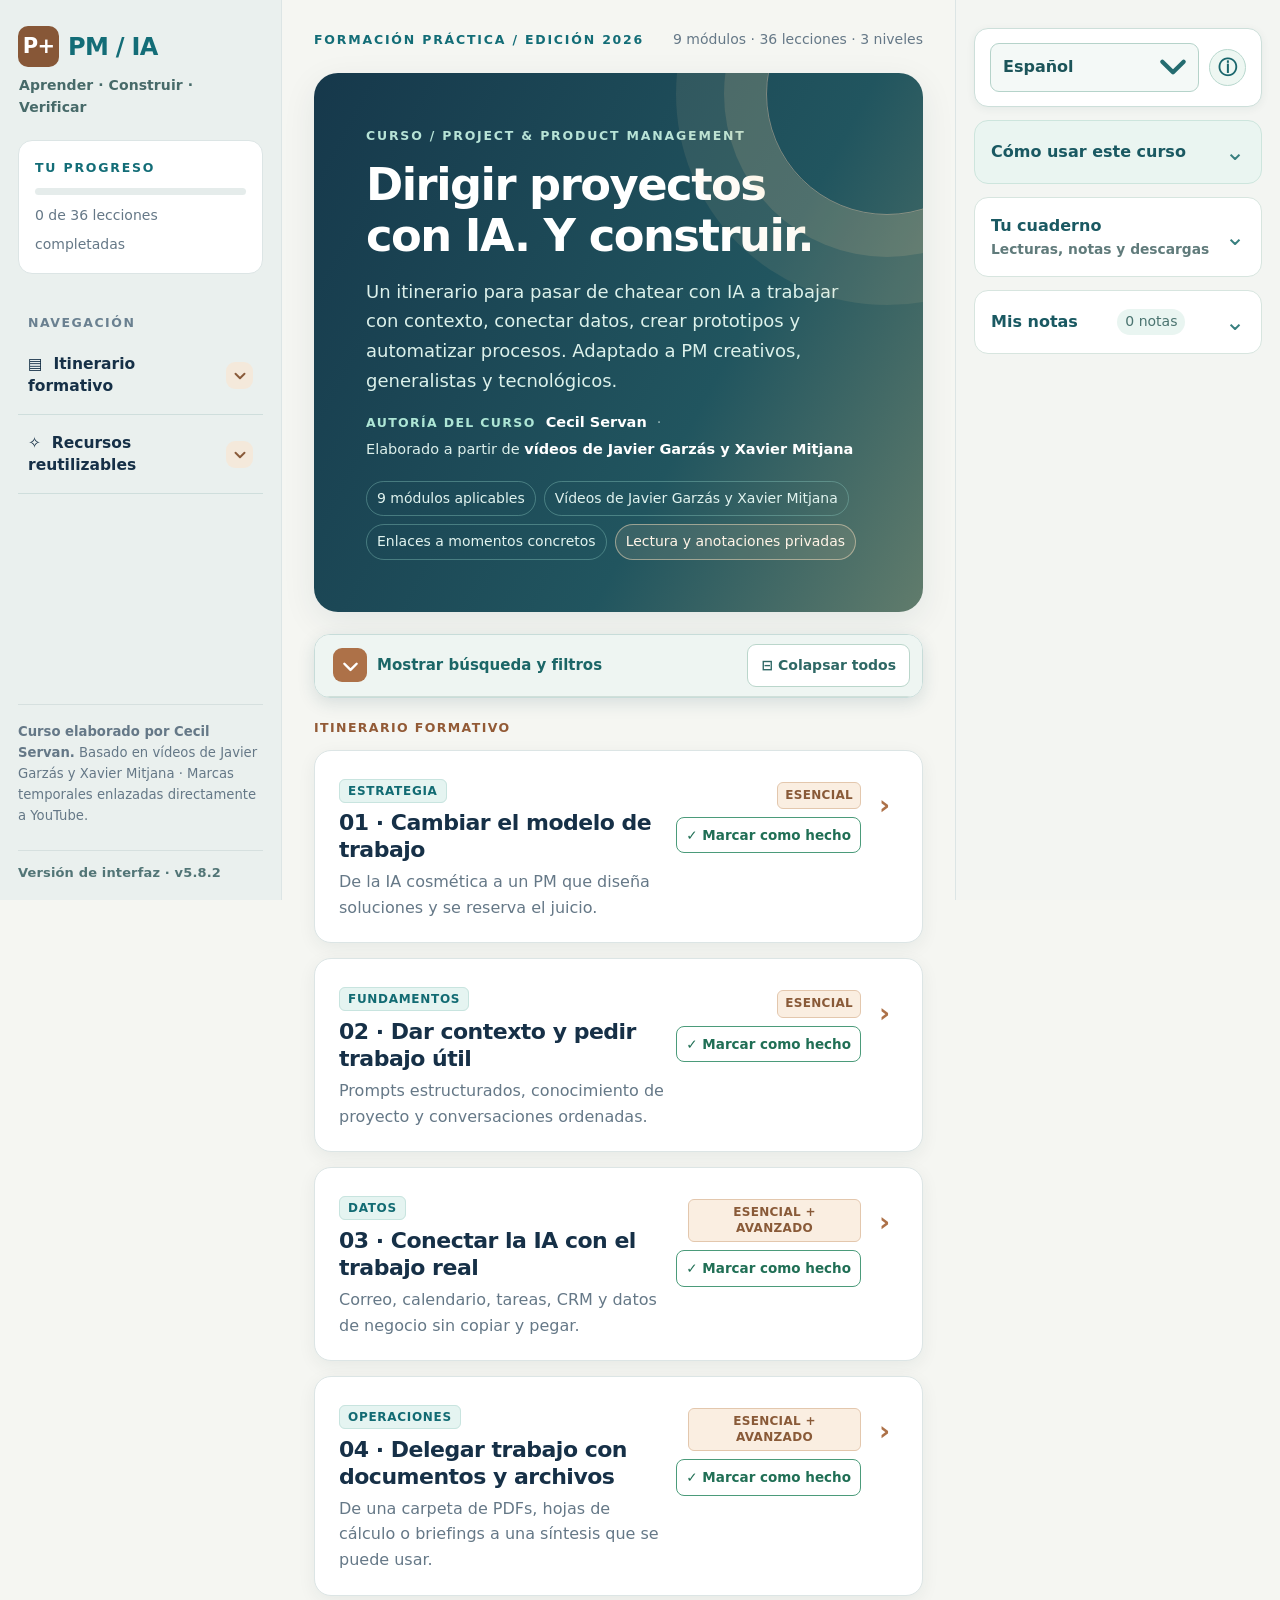
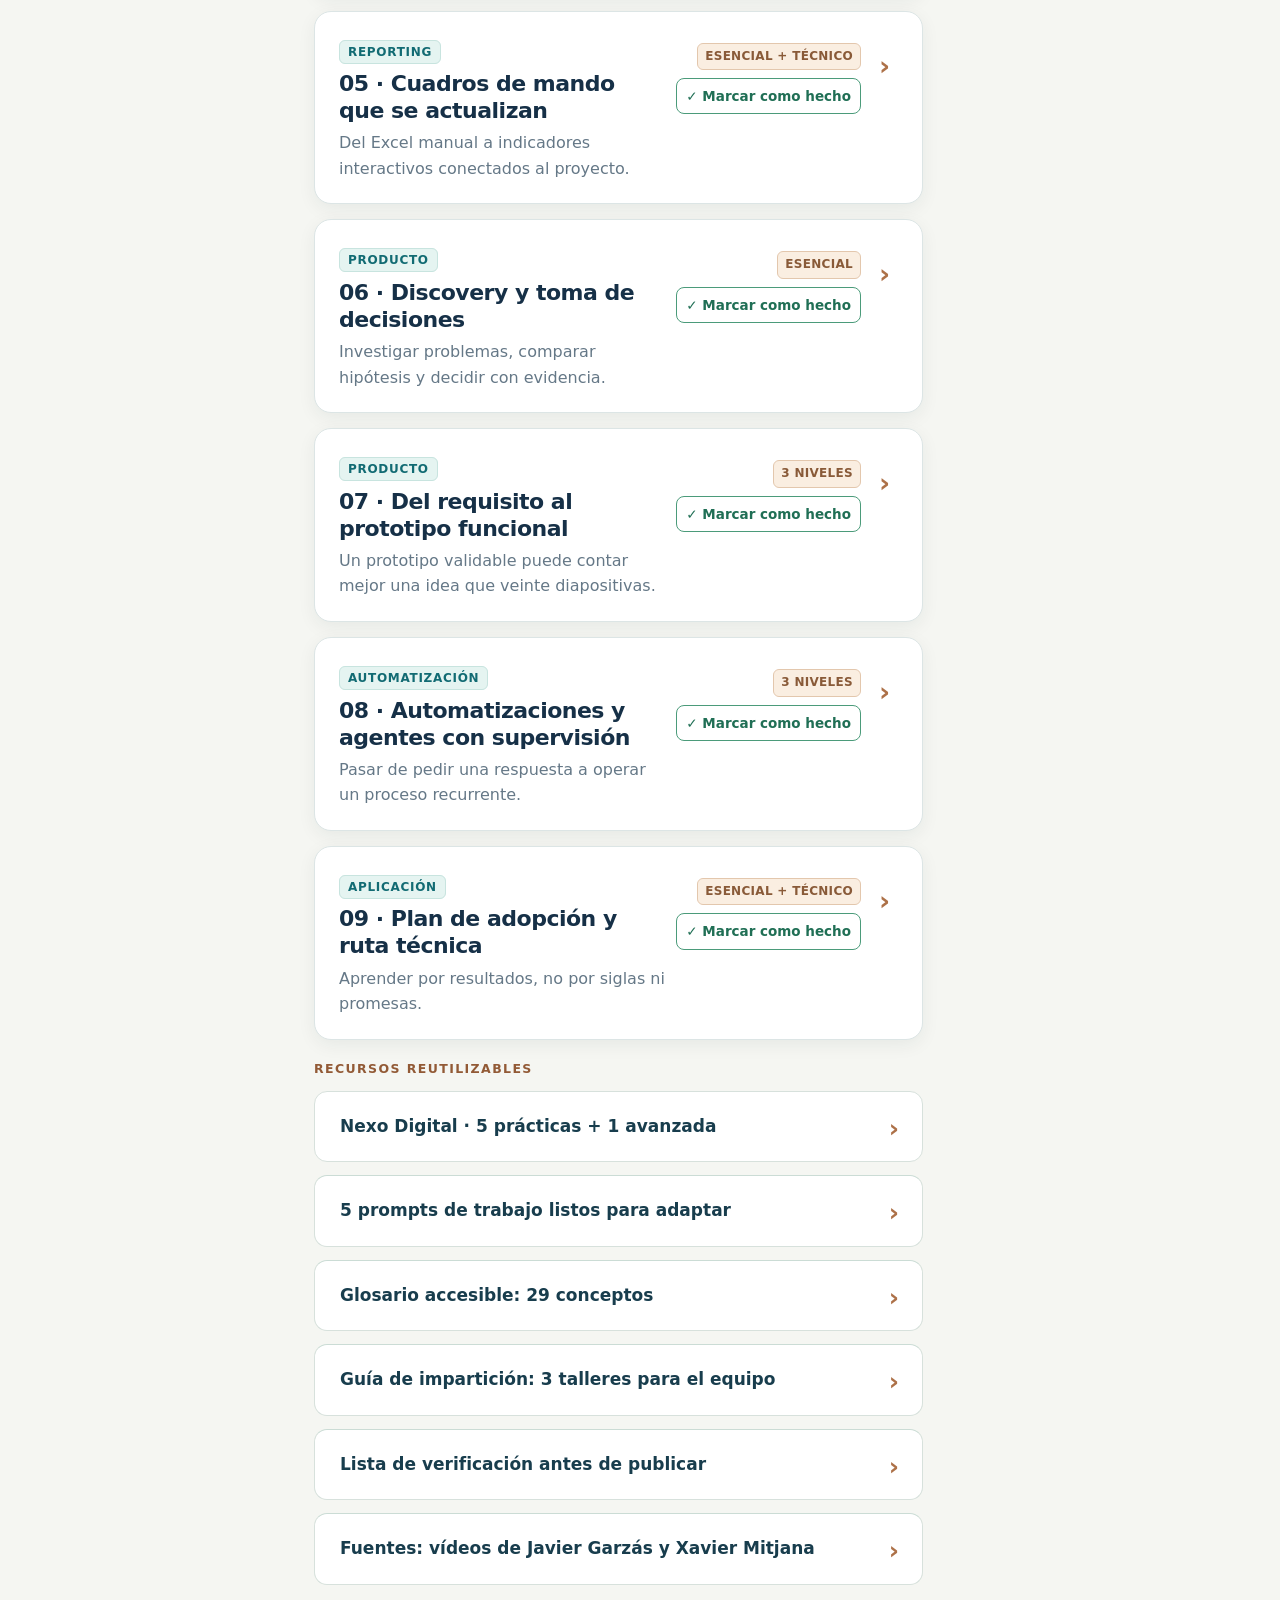
<file: index.html>
<!doctype html>
<!-- v5.1: global multilingual highlights -->
<html lang="es"><head><meta charset="utf-8"><meta name="viewport" content="width=device-width, initial-scale=1">
<meta name="description" content="Curso práctico de Cecil Servan: 9 módulos, 36 lecciones y laboratorio Nexo Digital. Basado en vídeos de Javier Garzás y Xavier Mitjana.">
<meta name="author" content="Cecil Servan">
<title>Project &amp; Product Management con IA | Curso interactivo</title>

<!-- Static social-sharing metadata: readable without running JavaScript. -->
<link rel="canonical" href="https://curso-pm-ia.vercel.app/">
<meta property="og:type" content="website">
<meta property="og:site_name" content="PM/IA · Cecil Servan">
<meta property="og:locale" content="es_ES">
<meta property="og:locale:alternate" content="en_US"><meta property="og:locale:alternate" content="ca_ES">
<meta property="og:url" content="https://curso-pm-ia.vercel.app/">
<meta property="og:title" content="Project &amp; Product Management con IA | Curso interactivo">
<meta property="og:description" content="Curso práctico de Cecil Servan: 9 módulos, 36 lecciones y laboratorio Nexo Digital. Basado en vídeos de Javier Garzás y Xavier Mitjana.">
<meta property="og:image" content="https://curso-pm-ia.vercel.app/assets/og-es.jpg">
<meta property="og:image:secure_url" content="https://curso-pm-ia.vercel.app/assets/og-es.jpg">
<meta property="og:image:type" content="image/jpeg">
<meta property="og:image:width" content="1200">
<meta property="og:image:height" content="630">
<meta property="og:image:alt" content="Curso interactivo de Project & Product Management con IA: 9 módulos, 36 lecciones y prácticas aplicadas.">
<meta name="twitter:card" content="summary_large_image">
<meta name="twitter:title" content="Project &amp; Product Management con IA | Curso interactivo">
<meta name="twitter:description" content="Curso práctico de Cecil Servan: 9 módulos, 36 lecciones y laboratorio Nexo Digital. Basado en vídeos de Javier Garzás y Xavier Mitjana.">
<meta name="twitter:image" content="https://curso-pm-ia.vercel.app/assets/og-es.jpg">
<link rel="icon" type="image/x-icon" href="/assets/favicon.ico">
<link rel="icon" type="image/png" sizes="512x512" href="/assets/favicon.png">
<link rel="apple-touch-icon" sizes="180x180" href="/assets/apple-touch-icon.png">
<meta name="theme-color" content="#07564f">
<link rel="alternate" hreflang="es" href="https://curso-pm-ia.vercel.app/">
<link rel="alternate" hreflang="en" href="https://curso-pm-ia.vercel.app/en.html">
<link rel="alternate" hreflang="ca" href="https://curso-pm-ia.vercel.app/ca.html">

<style>
:root{color-scheme:light;--ink:#163047;--muted:#657887;--blue:#315d7c;--teal:#136d77;--coral:#ce684c;--bg:#f5f6f2;--paper:#fff;--pale:#eaf2f2;--edge:#dce5e5;--sun:#fff0d6;--shadow:0 10px 34px rgba(18,47,60,.08)}*{box-sizing:border-box}html{scroll-behavior:smooth}body{margin:0;background:var(--bg);color:var(--ink);font:15px/1.58 system-ui,-apple-system,BlinkMacSystemFont,"Segoe UI",sans-serif}button,input,select,textarea{font:inherit}button{cursor:pointer}button:focus-visible,input:focus-visible,textarea:focus-visible,a:focus-visible{outline:3px solid #ed8a61;outline-offset:2px}a{color:#116878}a:hover{text-decoration:underline}h1,h2,h3,h4,p{margin-top:0}h1{font-size:clamp(30px,3.2vw,48px);line-height:1.14;letter-spacing:-1.5px;margin:13px 0 16px;font-weight:780}h2{font-size:23px;line-height:1.23;letter-spacing:-.5px}h3{font-size:16px;line-height:1.3}small{color:var(--muted)}.layout{display:grid;grid-template-columns:265px minmax(0,1fr) 292px;min-height:100vh;max-width:1680px;margin:auto}.nav{background:#eaf0ee;min-height:100vh;border-right:1px solid var(--edge);position:sticky;top:0;height:100vh;overflow-y:auto;padding:26px 17px}.logo{display:flex;gap:9px;align-items:center;color:var(--teal);font-weight:800;font-size:21px;letter-spacing:-.7px}.logo .mark{display:grid;place-items:center;width:34px;height:34px;border-radius:10px;background:var(--ink);color:#fff;font-weight:800}.kicker{font-size:11px;letter-spacing:1.8px;font-weight:800;color:var(--teal);text-transform:uppercase}.muted{color:var(--muted)}.progress-wrap{background:#fff;border:1px solid var(--edge);border-radius:14px;padding:14px;margin:24px 0 19px}.progress-track{height:7px;background:#e5eceb;border-radius:10px;overflow:hidden;margin:10px 0 5px}.progress-fill{height:100%;width:0%;background:var(--teal);transition:width .2s}.sidenav{display:flex;flex-direction:column;gap:4px}.sidenav button{width:100%;text-align:left;border:0;background:transparent;padding:10px 12px;border-radius:9px;font-size:12.6px;color:var(--ink);display:flex;align-items:center;gap:10px}.sidenav button:hover,.sidenav button.active{background:white}.num{font-weight:800;color:var(--teal);font-variant-numeric:tabular-nums}.num.done{color:#31916b}.nav-foot{font-size:12px;color:var(--muted);margin-top:24px;border-top:1px solid #d6e0df;padding-top:16px}.main{min-width:0;padding:28px 32px 80px}.topline{display:flex;justify-content:space-between;align-items:center;gap:14px}.topline .mini{font-size:12px;color:var(--muted)}.hero{background:linear-gradient(124deg,#173a4e 0%,#205466 63%,#337c7b 100%);color:white;border-radius:24px;padding:clamp(24px,4.5vw,52px);box-shadow:var(--shadow);margin:21px 0 22px;position:relative;overflow:hidden}.hero:after{content:"";position:absolute;width:240px;height:240px;border:1px solid #8bd5c355;border-radius:50%;right:-85px;top:-100px;box-shadow:0 0 0 42px #8bd5c313,0 0 0 90px #8bd5c310;pointer-events:none}.hero .kicker{color:#b7e3d7}.hero p{max-width:630px;color:#dcf1eb;margin:0}.hero-tags{display:flex;flex-wrap:wrap;gap:8px;margin-top:20px}.hero-tags span{border:1px solid #8ac9be66;border-radius:20px;font-size:12px;padding:5px 10px;color:#e1f3ef}.toolbar{background:var(--paper);border:1px solid var(--edge);border-radius:16px;padding:14px;box-shadow:var(--shadow);margin-bottom:19px;position:sticky;top:12px;z-index:9}.toolbar .searchline{display:flex;gap:9px;align-items:center}.search{width:100%;min-width:0;background:#f8faf9;border:1px solid var(--edge);border-radius:9px;padding:10px 13px;color:var(--ink)}.filter-row{display:flex;gap:6px;flex-wrap:wrap;margin-top:12px;align-items:center}.chip{border:1px solid var(--edge);background:#fff;color:#506979;padding:5px 11px;border-radius:99px;font-size:12px}.chip.active{background:var(--ink);color:white;border-color:var(--ink)}.filter-row .separator{width:1px;height:20px;background:var(--edge);margin:0 4px}.lightbutton{border:1px solid var(--edge);background:white;color:var(--ink);padding:8px 12px;border-radius:9px;font-size:12px}.lightbutton:hover{background:#f0f5f4}.primary{border:0;background:var(--teal);color:white;padding:9px 14px;border-radius:9px;font-weight:700;font-size:13px}.primary:hover{background:#0d5660}.secondary{border:1px solid #8ebbb9;background:#e5f2ef;color:#1b6569;padding:9px 12px;border-radius:9px;font-weight:700;font-size:12px}.section-cap{font-size:11px;font-weight:800;letter-spacing:1.4px;text-transform:uppercase;color:var(--teal);margin-bottom:12px}.module{background:white;border:1px solid var(--edge);border-radius:17px;margin-bottom:15px;overflow:hidden;box-shadow:0 5px 18px #152c3610;scroll-margin-top:145px}.module summary{list-style:none;padding:22px 22px 20px;cursor:pointer;display:grid;grid-template-columns:1fr auto;gap:15px;align-items:center}.module summary::-webkit-details-marker{display:none}.module summary:hover{background:#fcfdfc}.module-headline h2{margin:6px 0}.module summary p{font-size:13px;color:var(--muted);margin:0}.topic-pill{background:#e7f0ef;color:var(--teal);padding:4px 8px;border-radius:6px;font-size:10px;font-weight:800;text-transform:uppercase;letter-spacing:.7px}.chevron{font-size:24px;font-weight:300;color:var(--teal);transition:transform .2s}.module[open] .chevron{transform:rotate(90deg)}.module-inner{border-top:1px solid var(--edge);padding:22px}.objective{background:#eef6f4;border-left:3px solid var(--teal);border-radius:5px;padding:12px 14px;font-size:13px;margin:0 0 18px}.lesson{padding:17px 0;border-bottom:1px solid #e6eceb}.lesson:first-of-type{padding-top:2px}.lesson:last-of-type{border-bottom:0}.lesson-top{display:flex;align-items:center;gap:9px;flex-wrap:wrap;margin-bottom:7px}.lesson-top h3{margin:0;flex:1;min-width:210px}.tag-adv{font-size:10px;background:#fff0e3;color:#9a4929;border-radius:5px;padding:3px 7px;font-weight:800}.tag-base{font-size:10px;background:#e7f5f0;color:#247b66;border-radius:5px;padding:3px 7px;font-weight:800}.done-label{font-size:12px;white-space:nowrap;display:flex;align-items:center;gap:4px;color:#52716f;cursor:pointer}.done-label input{accent-color:var(--teal)}.hl-block{position:relative;margin:7px 0;color:#3d5261;font-size:13.8px;line-height:1.75;overflow-wrap:anywhere}.hl-block.action{background:#f7f9f8;padding:11px 12px;border-radius:8px;margin-top:11px}.hl-block.action:before{content:"EN LA PRÁCTICA · ";font-size:10px;letter-spacing:.5px;font-weight:800;color:var(--teal)}.video-links{display:flex;flex-wrap:wrap;gap:8px;margin-top:10px}.video-links a{font-size:11.7px;color:var(--teal);background:#eef7f6;text-decoration:none;border:1px solid #d5e9e5;border-radius:8px;padding:4px 8px;font-weight:650}.video-links a:hover{background:#d7eeea}.exercise{margin-top:18px;border:1px solid #e1e8e7;background:#fbfcfb;border-radius:10px;padding:17px}.exercise h3{margin:0 0 8px;color:var(--teal)}.exercise ol{padding-left:20px;margin:6px 0 10px;font-size:13px}.exercise li{margin-bottom:5px}.outcome{font-size:13px;font-weight:700;color:#385c59}.warning{background:#fffaed;padding:12px 13px;border-radius:8px;font-size:12.8px;margin:12px 0 0;color:#7b5835}.sidebar{padding:28px 18px;background:#f3f5f2;position:sticky;height:100vh;top:0;overflow-y:auto;border-left:1px solid var(--edge)}.side-card{background:white;border:1px solid var(--edge);border-radius:14px;padding:16px;margin-bottom:16px}.side-card h3{margin-bottom:9px}.side-card p,.side-card li{font-size:12.5px;color:#5d7180}.side-card ul{padding-left:18px}.export-actions{display:grid;grid-template-columns:1fr 1fr;gap:7px}.export-actions button{font-size:12px;padding:8px 6px;border:1px solid #cadaD8;background:#eff5f3;border-radius:8px;color:var(--teal);font-weight:800}.export-actions button:hover{background:#d9ebe7}.note-item{padding:10px 0;border-top:1px solid var(--edge);font-size:12px}.note-item blockquote{border-left:3px solid #f4bb70;padding-left:9px;margin:6px 0;color:#495963;max-height:80px;overflow:hidden}.note-item .buttons{display:flex;gap:9px;margin-top:6px}.note-item button{border:0;background:transparent;color:var(--teal);font-size:11px;padding:0}.danger{color:#b14e42!important}.empty{font-size:12px;color:var(--muted)}.misc{margin-top:18px}.misc details{background:white;border:1px solid var(--edge);border-radius:13px;margin-top:10px;padding:16px 19px}.misc details summary{font-weight:800;cursor:pointer}.misc details .content{padding-top:15px}.prompt{border-bottom:1px solid var(--edge);padding:12px 0}.prompt strong{color:var(--teal);font-size:13px}.prompt p{white-space:pre-wrap;color:#405563;font-size:13px}.prompt button{margin-bottom:8px}.gloss{display:grid;grid-template-columns:repeat(2,minmax(0,1fr));gap:8px}.term{padding:10px;background:#f6faf9;border-radius:8px;font-size:12px}.term strong{display:block;color:var(--teal)}.source-index{font-size:13px;display:grid;gap:8px}.source-index a{font-weight:650}.selected-tools{display:flex;gap:8px;margin-top:8px;align-items:center}.selected-tools[hidden]{display:none!important}mark.hl{background:#ffe29c;color:inherit;border-radius:3px;box-decoration-break:clone;cursor:pointer;padding:0 1px}mark.hl:hover{background:#ffcb6c}.selection-banner{position:fixed;bottom:20px;left:50%;transform:translateX(-50%);z-index:40;background:#133d4f;color:white;border-radius:12px;box-shadow:0 10px 40px #1b3d4f38;padding:9px 12px;display:flex;gap:11px;align-items:center;font-size:12px;max-width:90vw}.selection-banner[hidden]{display:none}.selection-banner button{border:0;background:#fff;color:#164456;border-radius:7px;padding:7px 12px;font-weight:750}.modal-backdrop{position:fixed;inset:0;background:#102b3e99;z-index:100;display:flex;align-items:center;justify-content:center;padding:18px}.modal-backdrop[hidden]{display:none}.dialog{width:min(560px,100%);background:white;border-radius:16px;padding:25px;box-shadow:0 20px 65px #072a3855}.dialog h2{font-size:21px}.dialog .quote{padding:12px;background:#fff5dd;border-radius:8px;margin-bottom:13px;max-height:130px;overflow:auto;font-size:13px;white-space:pre-wrap}.dialog textarea{width:100%;height:110px;padding:10px;border-radius:9px;border:1px solid var(--edge);resize:vertical}.dialog-actions{display:flex;justify-content:flex-end;gap:10px;margin-top:13px}.toast{position:fixed;bottom:16px;right:16px;background:var(--ink);color:white;padding:10px 17px;border-radius:9px;font-size:13px;z-index:110;box-shadow:var(--shadow)}.toast[hidden]{display:none}.kbd{display:inline-block;border:1px solid #d5e0e1;border-radius:5px;font-size:10px;padding:0 4px;color:var(--muted)}.mutednote{font-size:11.5px;color:var(--muted)}@media(max-width:1190px){.layout{grid-template-columns:215px minmax(0,1fr)}.sidebar{position:relative;height:auto;grid-column:2;padding:0 30px 25px;border-left:0;background:transparent}.main{padding:24px 28px 40px}.side-card{max-width:100%}.nav{width:215px}}@media(max-width:780px){.layout{display:block}.nav{position:relative;width:auto;height:auto;min-height:0;padding:15px}.sidenav{display:none}.nav-foot{display:none}.progress-wrap{margin:10px 0 0}.main{padding:12px 14px 35px}.sidebar{padding:0 14px 24px}.hero{border-radius:16px;padding:27px}.toolbar{top:2px}.module summary{padding:17px}.module-inner{padding:15px}.gloss{grid-template-columns:1fr}.topline{flex-wrap:wrap}.selection-banner{bottom:8px;width:calc(100% - 16px);justify-content:space-between}}@media print{body{background:white;color:#111}.nav,.toolbar,.sidebar,.selection-banner,.modal-backdrop,.topline{display:none!important}.layout{display:block}.main{padding:0}.hero{background:white;color:#111;border:0;box-shadow:none;padding:5px}.hero p{color:#333}.hero-tags{display:none}.module{box-shadow:none;break-inside:avoid;border:1px solid #aaa}.module-inner{display:block!important}.module:not([open]) .module-inner{display:block!important}.module summary{padding:8px}.lesson{break-inside:avoid}.misc details{break-inside:avoid}a{color:#111}}

/* V2 interface — warm complementary accent and stronger information hierarchy */
:root{--orange:#bd6731;--orange-light:#fff3e7;--green-light:#eaf6f0;--orange-edge:#f0d6bb;--success:#288368;--nav-rule:#cfdedc}
.hero{background:linear-gradient(115deg,#143648 0%,#215b65 62%,#7d6a55 100%)}
.hero-tags span:last-child{border-color:#f0c5a2;color:#ffe5cf}
.nav-heading{font-size:10px;letter-spacing:1.5px;font-weight:850;color:#6a8090;margin:23px 10px 10px}
.sidenav{gap:0}.sidenav .nav-group{border-bottom:1px solid var(--nav-rule);padding-bottom:5px;margin-bottom:6px}
.nav-group summary{cursor:pointer;display:flex;align-items:center;justify-content:space-between;gap:8px;padding:12px 10px;font-size:14px;font-weight:800;list-style:none;border-radius:9px}
.nav-group summary::-webkit-details-marker{display:none}.nav-group summary:hover{background:white}.nav-count{font-size:11px;color:var(--teal);white-space:nowrap}
.nav-module-list{padding:4px 0 7px 8px}.nav-module-list button{display:grid;grid-template-columns:29px minmax(0,1fr);align-items:start;gap:7px;padding:10px 7px 11px 8px;border-radius:0;border-bottom:1px solid var(--nav-rule);font-size:12.6px;line-height:1.37}
.nav-module-list button:last-child{border-bottom:0}.nav-module-list .num{display:block;line-height:1.37;margin:0;align-self:start}
.sidenav button.nav-primary{font-size:13px;font-weight:700;padding:12px 11px;border-radius:5px;border-bottom:1px solid var(--nav-rule)}
.sidenav button.nav-primary span{display:inline-block;width:18px;text-align:center;color:var(--orange);font-size:15px}
.toolbar{padding:0;top:9px;overflow:hidden;border-color:#c7dcd9;scroll-margin-top:13px}
.toolbar-head{display:flex;justify-content:space-between;gap:9px;align-items:center;padding:9px 12px;background:#edf5f3}
.tools-toggle{display:flex;align-items:center;gap:10px;border:0;background:transparent;text-align:left;font-weight:800;color:#115a62;font-size:13px;flex:1;padding:4px 6px}
.tools-toggle #toolArrow{display:grid;place-items:center;background:#115a62;color:white;width:25px;height:25px;border-radius:7px;font-size:20px;line-height:1}
.all-collapse{background:#fff;border-color:#b3ceca;color:#195d63;font-size:12px;font-weight:800;white-space:nowrap}
#toolsBody{padding:15px 17px 13px}#toolsBody[hidden]{display:none!important}.toolbar.compact{box-shadow:0 5px 17px #19465322}
.filter-block{background:#f0f8f6;border:1px solid #e0ecea;border-radius:11px;padding:10px 11px;margin-top:11px}
.filter-block.level-block{background:#fff8ef;border-color:#f4e7d5;margin-top:8px}
.filter-heading{font-size:11px;font-weight:850;color:#1b6569;letter-spacing:1.15px;display:flex;align-items:center;gap:7px}
.level-block .filter-heading{color:var(--orange)}.filter-icon{font-size:15px}
.filter-row{margin-top:7px}.chip.active{background:#185c65;border-color:#185c65}.level-block .chip.active{background:#a65a2d;border-color:#a65a2d}
.tip{display:flex;align-items:flex-start;gap:12px;margin-top:11px;padding:11px 12px;border-radius:10px;background:#fff4e2;border-left:3px solid #d48a3f;font-size:12.8px;color:#634c37}
.tip-light{font-size:20px;line-height:1.2}.tip strong{color:#75472d}
.module{border-width:1.5px}.module summary{grid-template-columns:minmax(0,1fr) auto;align-items:start;gap:10px}.module summary:hover{background:#f5faf9}
.module-head-right{display:flex;align-items:center;gap:9px;align-self:start;padding-top:7px}
.module-level{background:#eaf2f0;border:1px solid #d6e7e2;color:#35666b;border-radius:6px;font-size:10px;line-height:1.2;font-weight:850;letter-spacing:.3px;padding:5px 7px;white-space:nowrap}
.module-done-badge{font-size:10px;font-weight:850;white-space:nowrap;color:#197251;background:#d6f0e4;border-radius:5px;padding:5px}
.module.completed{background:#f1faf5;border:2px solid #5cb38a;box-shadow:0 5px 20px #2a8c5630}
.module.completed summary{background:#e5f5e9}.module.completed .module-inner{background:#f7fcf8;border-color:#c9e8d7}
.module.completed .module-level{background:#daf1e5;border-color:#acd7bf}
.module-controls{display:flex;justify-content:flex-end;margin-bottom:10px}
.module-complete-toggle{font-size:11px;font-weight:800;border:1px solid #90cbb0;background:#edf9f2;border-radius:8px;color:#267852;padding:6px 10px}
.module.completed .module-complete-toggle{background:#c7e9d7}
.module-headline h2{font-size:22px;line-height:1.23}.topic-pill{background:#fff0df;color:#9a5325}
.video-links a{background:#fff4e6;border:1px solid #f1dcc6;color:#985321}
.video-links a:hover{background:#f9e3c5}.exercise{background:#fff7ed;border:1px solid var(--orange-edge)}.exercise h3{color:#a55d30;font-size:16px}.outcome{background:#e9f4f1;border-radius:7px;padding:10px 12px;color:#1b675f}
.sidebar{background:#f2f6f3}.side-card{border-color:#d7e5df}.side-card .kicker{color:#9c582c}.usage-card{background:#eaf5f1;border-color:#cde5dd}
.usage-card ul{padding-left:17px;margin-bottom:0}.usage-card li{margin:5px 0;line-height:1.5}
.notebook-title{font-size:16px;margin:6px 0 15px}.notebook-part{border-top:1px solid #e0e7e3;padding:13px 0}
.notebook-part:first-of-type{border:0}.notebook-part h4{font-size:13px;margin:0 0 7px;display:flex;align-items:center;gap:8px;color:#1e5360}
.notebook-part h4 span{font-size:10px;border-radius:5px;background:#fff0df;color:#9a5325;padding:3px 5px}
.notebook-part p{font-size:12px;margin-bottom:10px;line-height:1.5}.download-main{width:100%;background:#155d67;color:white;border:0;padding:11px 7px;border-radius:8px;font-weight:800;font-size:12px}
.download-main:hover{background:#114a53}.download-icon{display:inline-block;font-size:19px;line-height:.6;margin-right:4px}
.export-actions button{font-size:11px;padding:8px 6px;line-height:1.35}.export-actions button span{font-size:16px;vertical-align:middle;margin-right:3px}
.misc details{scroll-margin-top:125px}
@media(max-width:1190px){.module-headline h2{font-size:19px}.module-head-right{flex-wrap:wrap;justify-content:flex-end}}
@media(max-width:780px){.sidenav{display:flex}.nav{padding:15px}.nav-heading{margin:17px 8px 6px}.nav-module-list{max-height:235px;overflow-y:auto}.toolbar{top:0}.toolbar-head{gap:5px;padding:9px}.tools-toggle{font-size:12px}.all-collapse{font-size:11px;padding:7px}.module summary{grid-template-columns:minmax(0,1fr);gap:4px}.module-head-right{justify-content:flex-end;align-items:center}.module-level{white-space:normal;text-align:center}.module-headline h2{font-size:20px}.toolbar .searchline{flex-wrap:nowrap}}

/* V3: visual hierarchy, contrasting warm rose and accessible collapsing states */
:root{--rose:#ad7148;--rose-deep:#875737;--rose-soft:#faf1e9;--rose-border:#e7d1bd;--teal-soft:#e5f4f1}
.logo .mark{background:var(--rose-deep)}
.progress-fill{background:linear-gradient(90deg,#13737b 0%,var(--rose) 100%)}
.hero{background:linear-gradient(116deg,#173b4e 0%,#255c66 56%,#976b4c 100%)}
.hero:after{border-color:#ffe9d655;box-shadow:0 0 0 42px #e7c8ad22,0 0 0 90px #e7c8ad1c}
.hero-tags span:last-child{border-color:#e5c9b2;color:#f9e9d7}
.nav-group>summary .nav-arrow{width:31px;height:31px;border-radius:9px;background:#f8eee2;color:var(--rose-deep);display:grid;place-items:center;font-size:32px;line-height:1;font-weight:700;transition:transform .16s;flex:none;transform:rotate(0deg)}
.nav-group[open]>summary .nav-arrow{transform:rotate(90deg)}
.nav-group>summary:hover{background:#fcf8f2}
.sidenav button.nav-primary span{color:var(--rose)}
.section-cap{color:var(--rose)}
.toolbar-head{background:#f6f0e8;border-bottom:1px solid var(--rose-border)}
.tools-toggle{color:var(--rose-deep)}
.tools-toggle #toolArrow{display:grid;place-items:center;background:var(--rose);color:white;width:34px;height:34px;border-radius:9px;flex:none;padding:0}
.tools-toggle #toolArrow svg{display:block;transition:transform .16s}
.toolbar.compact #toolArrow svg{transform:rotate(180deg)}
.all-collapse{border:1px solid var(--rose-border);color:var(--rose-deep);background:#fff}
.all-collapse:hover{background:#faf1e8}
.filter-block{background:#eff8f6}.filter-block.level-block{background:#fbf3e9;border-color:var(--rose-border)}
.level-block .filter-heading{color:var(--rose-deep)}
.level-block .chip.active{background:var(--rose);border-color:var(--rose)}
.level-block .chip:not(.active){color:#826044;border-color:#e8d2c1;background:#fffaf5}
.tip{background:#fbf3e9;border-left-color:var(--rose)}.tip strong{color:var(--rose-deep)}
.module-head-right{display:grid;grid-template-columns:minmax(0,auto) 27px;gap:10px;justify-items:end;align-items:start}
.module-level-col{display:flex;flex-direction:column;gap:8px;align-items:flex-end;min-width:0}
.module-level{background:var(--rose-soft)!important;color:var(--rose-deep)!important;border:1px solid var(--rose-border)!important;font-size:10px;max-width:173px;text-align:center}
.module-complete-toggle{display:block;font-size:10.6px;font-weight:800;line-height:1.15;border:1px solid var(--rose-border);background:#fffaf6;color:var(--rose-deep);border-radius:8px;padding:8px 9px;white-space:nowrap}
.module-complete-toggle:hover{background:#fbdce4}
.module.completed .module-complete-toggle{background:#ccebdc;color:#176347;border-color:#9fceb5}
.module-done-badge{grid-column:1;grid-row:2;margin:0 3px}
.module-head-right .chevron{grid-column:2;grid-row:1;justify-self:center;font-size:27px;font-weight:600;color:var(--rose)}
.topic-pill{background:var(--teal-soft)!important;color:#126572!important;border:1px solid #c8e5df}
.lesson{margin:9px -8px 5px;padding:15px 12px;border-radius:10px;border-bottom:1px solid #e5eae9;transition:background .16s,border .16s}
.lesson.is-done{background:#eaf7f0;border:1.5px solid #a2cfb6;box-shadow:inset 4px 0 0 #238a65;padding-left:12px}
.lesson.is-done h3{color:#1b7659}.lesson.is-done h3:after{content:' ✓';color:#25885d}
.lesson-top{justify-content:space-between}
.tag-adv,.tag-base{background:#f8efe5;color:#805634;border:1px solid #e6d2bc;font-size:10px}
.tag-adv{background:#f5e7d7;color:#805234}
.done-label{color:#7d6656}.done-label input{accent-color:var(--rose)}
.module.completed summary{background:#eaf8ef}.module.completed .module-level{background:#f8eee4!important;border-color:#e0c8b0!important}
.video-links a{color:var(--rose-deep);background:#fcf5ea;border-color:#e9d4c1}.video-links a:hover{background:#f7e5d0}
.exercise{background:#fbf4ea;border-color:#ead8c2}.exercise h3{color:var(--rose-deep)}
.warning{background:#fcf4e8;color:#805637;border-left:3px solid var(--rose)}
.notebook .kicker,.side-card .kicker{color:var(--rose)}
.notebook-part h4 span{background:#f8ecdc;color:var(--rose-deep)}
.notebook-part h4{color:var(--rose-deep)}
.download-main{background:var(--rose-deep)}.download-main:hover{background:var(--rose)}
.export-actions button{background:#fcf4eb;border-color:var(--rose-border);color:var(--rose-deep)}
.misc details{border-color:#dde5e3}
.misc details>summary{font-size:16px;color:#183d4d;position:relative;padding:4px 6px;list-style:none}
.misc details>summary::-webkit-details-marker{display:none}
.misc details>summary:after{content:'›';font-size:25px;color:var(--rose);position:absolute;right:4px;top:0;transform:rotate(0deg)}
.misc details[open]>summary:after{transform:rotate(90deg)}
.misc details[open]{border-left:3px solid var(--rose)}
.aux-intro{padding:13px 15px;background:#eef7f5;color:#36616c;border-left:4px solid #2c8790;border-radius:8px;line-height:1.6;font-size:13.3px}
.workshop-content{display:grid;gap:13px}
.workshop-card{background:#fdf9f3;border:1px solid var(--rose-border);border-radius:12px;padding:16px 18px}
.workshop-meta{display:flex;gap:8px;align-items:center;margin-bottom:9px}
.workshop-number{display:grid;place-items:center;background:var(--rose);color:white;width:32px;height:30px;border-radius:8px;font-weight:900;font-size:12px}
.workshop-duration{font-size:11px;font-weight:850;color:var(--rose-deep);letter-spacing:.8px}
.workshop-card h3{font-size:17px;color:#194e5d;margin-bottom:8px}
.workshop-card p{margin:0 0 10px;font-size:13.5px;line-height:1.65}
.workshop-deliverable{margin:0!important;border-top:1px solid #dfd0be;padding-top:9px;color:#665644}
.rubric-card{padding:13px 16px;border-radius:10px;background:#e7f5f2;border:1px solid #cae4df}
.rubric-card b{font-size:11px;letter-spacing:1px;color:#116b77}.rubric-card p{margin:6px 0 0;line-height:1.55}
.checklist{counter-reset:check;list-style:none;padding:0;display:grid;gap:10px}
.checklist li{position:relative;padding:12px 12px 12px 44px;background:#fcf8f3;border:1px solid #ebddd0;border-radius:9px;font-size:13px}
.checklist li:before{content:'✓';position:absolute;top:10px;left:13px;border:1.6px solid var(--rose);color:var(--rose);border-radius:5px;width:22px;height:22px;display:grid;place-items:center;font-size:12px;font-weight:800}
.term{border-left:3px solid var(--rose-border);background:#f9fbfa}.term strong{font-size:13px;color:var(--rose-deep);margin-bottom:3px}
@media(max-width:1190px){.module-head-right{grid-template-columns:minmax(0,auto) 24px}.module-level{max-width:150px}}
@media(max-width:780px){.module summary{grid-template-columns:minmax(0,1fr);gap:9px}.module-head-right{display:grid;grid-template-columns:minmax(0,1fr) 28px;width:100%;justify-content:end}.module-level-col{align-items:flex-start}.module-done-badge{grid-column:1;grid-row:2;justify-self:start}.module-head-right .chevron{grid-column:2;grid-row:1}.lesson{margin-left:-7px;margin-right:-7px}.toolbar-head{padding:8px}.tools-toggle #toolArrow{width:34px;height:34px}.workshop-card{padding:13px}}

/* V4: warm accent, calm editorial style + accessible interactive states */
:root{--rose:#ad7148;--rose-deep:#875737;--rose-soft:#faf1e9;--rose-border:#e7d1bd;--teal-soft:#e5f4f1;--orange:#ad7148;--orange-edge:#e9d2bb}
.hero{background:linear-gradient(118deg,#16384b 0%,#21555f 63%,#617c6c 100%)}
.hero:after{border-color:#eac8a777;box-shadow:0 0 0 42px #f4cfa022,0 0 0 90px #f4cfa018}
.hero-tags span:last-child{background:#e9cba01f;border-color:#f1d8ba88;color:#fff4e7}
.section-cap{color:#925a36}
.nav-group>summary .nav-arrow{width:27px;height:27px;font-size:unset;transform:none;background:#f4e9db;color:#895b3a}
.nav-group>summary .nav-arrow svg{display:block;transition:transform .16s}
.nav-group[open]>summary .nav-arrow{transform:none}
.nav-group[open]>summary .nav-arrow svg{transform:rotate(180deg)}
.module-complete-toggle,.module:not(.completed) .module-complete-toggle{background:white;border:1.5px solid #4b9b7a;color:#206f55;box-shadow:none}
.module-complete-toggle:hover{background:#eaf7ee;border-color:#2e8c68}
.module.completed .module-complete-toggle{background:#edf8f1;border-color:#64ac87;color:#1b6e4c}
.module-level,.tag-adv,.tag-base{color:#895a38!important;border-color:#e3c7ad!important;background:#faeee1!important}
.module.completed .module-level{background:#faeee1!important;border-color:#e3c7ad!important}
.topic-pill{background:#e5f4f1!important;color:#126b73!important;border:1px solid #c8e4df!important}
.lesson.is-done{padding-top:23px; padding-bottom:19px;margin-top:12px; border-color:#a2cfb6;}
.lesson.is-done:first-of-type{padding-top:23px}
.done-label{color:#326b5d}.done-label input{accent-color:#2a8c69}
.video-links a{background:#fcf4e8;border-color:#e8d7c4;color:#86582e}
.video-links a:hover{background:#f5e5d1}
.toolbar-head{background:#eef5f2;border-bottom:1px solid #d0dfd9}
.tools-toggle{color:#1b6667}.tools-toggle #toolArrow{background:#ad7148;color:white}
.all-collapse{color:#2e6865;border-color:#bad6cb;background:white}.all-collapse:hover{background:#eef6f2}
.level-block .chip.active{background:#a36942;border-color:#a36942;color:white}
.level-block .chip:not(.active){color:#865b3e;border-color:#ebd6c4;background:#fffaf7}
.filter-block.level-block{background:#fcf5ec;border-color:#ecdacb}
.tip{background:#fcf3e7;border-left:3px solid #c38b5d;color:#765d41}.tip strong{color:#885330}
.exercise{background:#fcf7f1;border-color:#e4d5c4}.exercise h3{color:#875737}
.misc details{border-color:#d7e1dc;background:#fff}
.misc details+details{margin-top:13px;border-top:1.5px solid #cbdcd5}
.misc details[open]{border-left:1px solid #d7e1dc}
.misc details>summary{border-bottom:1px solid transparent}
.misc details[open]>summary{border-bottom-color:#dce7e2;padding-bottom:12px}
.workshop-card{background:#fcf9f5;border:1px solid #e8d8c8}
.workshop-deliverable{border-top-color:#e5d3bf;color:#715b49}
.checklist li{background:#fffaf5;border-color:#e9ddcf}
.checklist li:before{border-color:#a86d42;color:#a86d42}
.term{background:#f9fbf9;border-left:2px solid #dfcbb6}.term strong{color:#8e5d3c}
.notebook .kicker,.side-card .kicker{color:#9d663b}
.notebook-part h4 span{background:#f8eada;color:#88593a}
.download-main{background:#16656b}.download-main:hover{background:#12515a}
.export-actions button{background:#eff7f4;color:#1d6c66;border-color:#cbdcd5}
@media(max-width:780px){.nav-group>summary .nav-arrow{width:29px;height:29px}.toolbar.compact{position:sticky;top:0}}
.hero-credit{display:flex;flex-wrap:wrap;gap:5px 10px;align-items:baseline;margin-top:17px;font-size:12.8px;line-height:1.5;color:#dcefeb}.hero-credit strong{font-weight:760;color:#fff}.hero-credit .credit-label{font-size:10.2px;letter-spacing:1.35px;font-weight:850;color:#aee6d6}.hero-credit .credit-sep{opacity:.65}@media(max-width:600px){.hero-credit .credit-sep{display:none}.hero-credit{gap:3px 9px}.hero-credit .credit-label{flex-basis:100%}}

/* V4.2: distinct pedagogical levels and an independent progress dimension */
.filter-block.progress-block{background:#eef7f1;border-color:#d2e5d8;margin-top:8px}
.progress-block .filter-heading{color:#237454}
.progress-block .chip.active{background:#287f62;border-color:#287f62;color:#fff}
.progress-block .chip:not(.active){background:#f9fdf9;color:#376d55;border-color:#c6ddcc}
.lesson .tag-adv{background:#f7e3cc!important;border-color:#dcb997!important;color:#855226!important}
.lesson .tag-tech{display:inline-flex;align-items:center;justify-content:center;letter-spacing:.45px;font-size:10px;font-weight:850;border-radius:5px;padding:5px 8px;white-space:nowrap;background:#996644!important;border:1px solid #996644!important;color:#fff!important}
.lesson .tag-base{background:#fff4e9!important;border-color:#ecd9c4!important;color:#996e4d!important}
</style><style>.language-panel{margin-top:17px;margin-bottom:18px;padding:12px;border-radius:12px;background:white;border:1px solid #cddfda;box-shadow:0 2px 9px #163f4210}.language-panel label{display:flex;align-items:center;gap:7px;font-size:12px;font-weight:850;color:#165e67;margin-bottom:8px}.language-panel select{appearance:auto;background:#f4f9f7;border:1px solid #b5d3ca;border-radius:9px;padding:9px 11px;color:#204a50;font-weight:750;width:100%;min-height:40px}.lang-help{font-size:10.2px;line-height:1.45;color:#647b7c;margin:9px 0 0}.lang-help:empty{display:none}@media(max-width:780px){.language-panel{margin:12px 0 17px}}.hl-block.action:before{content:"EN LA PRÁCTICA · "}</style><style>.lang-control{display:flex;align-items:center;gap:9px}.lang-control select{width:100%;min-width:0;flex:1}.hl-linked{background:#e3f5ea!important;box-shadow:inset 0 -2px 0 #3a9a7c}</style><style id="ux-v54">
/* v5.4 · increased legibility, progressive disclosure and reorganized navigation */
:root{--reading-size:18px}
body{font-size:17px;line-height:1.68}
.layout{max-width:1780px}
@media(min-width:1191px){.layout{grid-template-columns:282px minmax(0,1fr) 325px}}
.nav{display:flex;flex-direction:column;gap:0;padding:26px 18px 18px}
.logo{font-size:24px;line-height:1.25}
.logo .mark{width:41px;height:41px;font-size:21px}
.nav-motto{margin:8px 0 2px 1px;font-size:14px;line-height:1.55;color:#476a69;font-weight:650;letter-spacing:.08px}
.nav-heading{font-size:12.5px;margin-top:21px;margin-bottom:9px}
.nav-group summary{font-size:15.5px;line-height:1.38;min-height:52px}
.sidenav .nav-primary{font-size:14.4px;min-height:43px;line-height:1.42}
.nav-module-list button{font-size:14px;line-height:1.5;padding-top:11px;padding-bottom:11px}
.nav-resource-list{padding:4px 1px 9px 8px;display:flex;flex-direction:column;gap:1px}
.nav-resource-list button{padding:11px 8px;border-bottom:1px solid #dfe8e5;min-height:44px}
.nav-resource-list button:last-child{border:0}
.nav-foot{font-size:13.2px;line-height:1.6;margin-top:auto;padding-top:16px}
.interface-version{border-top:1px solid #d6e0df;margin-top:10px;padding-top:12px;color:#527576;font-size:13px;line-height:1.5;font-weight:750;letter-spacing:.15px}
.progress-wrap{margin-top:20px;margin-bottom:17px;padding:16px}
.progress-wrap small{font-size:14px}
.kicker,.section-cap,.filter-heading{font-size:12.5px}
.hero .kicker,.hero-credit .credit-label{font-size:12.5px}
.hero p{font-size:18px;line-height:1.65}
.hero-credit{font-size:14.5px}
.hero-tags span{font-size:14px}
.topline .mini{font-size:14px}
h1{font-size:clamp(35px,3.5vw,52px)}
h2{font-size:27px;line-height:1.26}
h3,.lesson-top h3{font-size:20px;line-height:1.38}
.module summary p{font-size:16px;line-height:1.6}
.module summary{padding:24px 24px 22px}
.module-inner{padding:24px 25px}
.module-level,.module-done-badge{font-size:12px;white-space:normal;line-height:1.3}
.module-complete-toggle{font-size:13.5px;line-height:1.35}
.topic-pill{font-size:12px}
.lesson{padding:21px 0}
.hl-block{font-size:var(--reading-size);line-height:1.8;color:#354d59}
.hl-block.action{font-size:17.5px;line-height:1.72;padding:15px 16px}
.hl-block.action:before{font-size:12px;letter-spacing:.4px}
.objective{font-size:16.5px;line-height:1.7;padding:16px 17px}
.exercise{padding:20px}
.exercise ol,.exercise li,.exercise p{font-size:16px;line-height:1.65}
.outcome{font-size:16px;line-height:1.65}
.warning{font-size:15px;line-height:1.65}
.lesson .tag-base,.lesson .tag-adv,.lesson .tag-tech{font-size:12px}
.done-label{font-size:14.5px}
.done-label input{width:18px;height:18px}
.video-links a{font-size:14.2px;line-height:1.55;padding:7px 10px}
.search{font-size:16px;min-height:45px}
.chip{font-size:14px;line-height:1.45;padding:7px 12px}
.lightbutton,.primary,.secondary,.all-collapse{font-size:14px;line-height:1.48;padding:10px 13px}
.tools-toggle{font-size:15px}
.tip{font-size:15px;line-height:1.65}
.prompt strong,.prompt p,.source-index,.term,.misc details .content{font-size:15.5px;line-height:1.65}
.misc details summary{font-size:17px}
.notebook-part p,.side-card p,.side-card li{font-size:15px;line-height:1.65}
.notebook-part h4,.side-card h3{font-size:16.5px}
.export-actions button,.download-main{font-size:14.5px;line-height:1.5}
.note-item,.note-item button,.empty{font-size:14.5px;line-height:1.58}
.mutednote{font-size:13.5px}
.dialog .quote,.dialog label,.dialog textarea{font-size:15.5px!important;line-height:1.6}
.selection-banner,.selection-banner button,.toast{font-size:14.5px}
/* The first right-side card (language) always stays visible. */
.sidebar{padding:28px 18px;background:#f3f5f2}
.language-panel{margin:0 0 13px;padding:14px 15px;border-radius:14px;background:#fff;border:1px solid #cddfda;box-shadow:0 2px 9px #163f4210}
.language-row{display:flex;align-items:center;gap:10px}
.language-row .lang-control{flex:1;min-width:0}
.language-panel select{font-size:16px;min-height:46px;padding:10px 12px;width:100%;color:#1c555a}
.language-info{position:relative;flex:0 0 37px;align-self:center;z-index:20}
.language-info-button{list-style:none;display:grid;place-items:center;border:1px solid #b8d8ce;border-radius:50%;width:37px;height:37px;background:#eef7f2;color:#19666c;font-size:19px;font-weight:800;cursor:pointer;user-select:none;line-height:1}

.language-info-button:focus-visible{outline:3px solid #e88e64;outline-offset:2px}
.language-info-button:focus,.language-info-button:hover{background:#dff1e9;border-color:#8ebfaf}
.language-popover{display:none;position:absolute;z-index:100;right:-3px;top:calc(100% + 10px);width:min(288px,calc(100vw - 35px));background:#fff;border:1px solid #c6ded8;border-radius:11px;box-shadow:0 12px 30px #123b4840;padding:13px 14px}
.language-popover::before{content:"";position:absolute;right:14px;top:-6px;width:10px;height:10px;transform:rotate(45deg);border-top:1px solid #c6ded8;border-left:1px solid #c6ded8;background:#fff}
.language-popover .lang-help{margin:0;font-size:14.3px;line-height:1.6;color:#435f66}
.language-info:hover>.language-popover,.language-info:focus-within>.language-popover{display:block}
/* All right-side information cards start collapsed. */
.side-disclosure{padding:0;overflow:visible;margin-bottom:13px}
.side-disclosure>summary{list-style:none;cursor:pointer;display:flex;align-items:center;justify-content:space-between;gap:10px;padding:17px 16px;min-height:62px;color:#1a5962;line-height:1.4}
.side-disclosure>summary::-webkit-details-marker{display:none}
.side-disclosure>summary:hover,.side-disclosure[open]>summary{background:#f6faf8}
.side-summary-text{display:grid;gap:4px;min-width:0}
.side-summary-label{font-size:16px;font-weight:850;line-height:1.35}
.side-summary-desc{font-size:13.8px;font-weight:550;color:#607b7b;line-height:1.36}
.side-chevron{font-size:24px;flex-shrink:0;line-height:1;color:#377f7f;transition:transform .17s}
.side-disclosure[open] .side-chevron{transform:rotate(180deg)}
.side-disclosure-body{padding:17px 16px 18px;border-top:1px solid var(--edge)}
.side-disclosure-body .notebook-part:first-child{margin-top:0}
.side-note-counter{font-size:14px;color:#4b7470;background:#e9f5f1;border-radius:20px;padding:3px 8px}
.side-disclosure summary:focus-visible{outline:3px solid #e88e64;outline-offset:-3px}
@media(max-width:1190px){.sidebar{padding:0 28px 26px}}
@media(max-width:780px){
  body{font-size:16.5px}
  .nav{padding:17px 16px}
  .sidenav{display:flex}
  .nav-foot{display:block;margin-top:15px}
  .interface-version{display:block}
  .sidebar{padding:0 14px 26px}
  .module summary{padding:18px}
  .module-inner{padding:18px}
  .hl-block{font-size:17px;line-height:1.75}
  .hl-block.action{font-size:16.8px}
  .side-disclosure>summary{min-height:60px}
  .hero p{font-size:17px}
  .filter-row{gap:7px}
}
@media print{
 .nav,.sidebar{display:none!important}
 .module-inner,.side-disclosure-body{display:block!important}
}
</style><style id="ux-v55">/* v5.5 - mobile & portrait tablet native-feeling reading interface */
/* Larger native dropdown chevron in every viewport. */
.language-panel .lang-control{position:relative}
.language-panel select{appearance:none!important;-webkit-appearance:none!important;padding-right:52px!important;cursor:pointer}
.language-panel .language-select-arrow{position:absolute;right:10px;top:50%;transform:translateY(-50%);pointer-events:none;color:#246c70;width:32px;height:32px;stroke-width:3.2}
.mobile-float-controls,.mobile-overlay,.mobile-progress,.mobile-footer{display:none}
.mobile-overlay[hidden],.mobile-float-button[hidden]{display:none!important}
@media (max-width: 780px), (min-width: 781px) and (max-width: 1100px) and (orientation: portrait), (max-width: 1180px) and (max-height: 550px) and (orientation: landscape){
 html{scroll-padding-top:120px}
 body{overflow-x:hidden}
 body.mobile-overlay-open{overflow:hidden!important}
 .layout{display:block!important;max-width:none!important;min-height:100vh}
 .layout>.nav{position:relative!important;top:auto!important;height:auto!important;min-height:0!important;width:auto!important;overflow:visible!important;border:0!important;background:#eaf0ee;display:flex!important;flex-direction:column!important;align-items:flex-start;padding:15px 130px 10px 18px!important;box-shadow:0 1px 0 #dce8e3;z-index:1}
 .nav .logo{font-size:23px;gap:8px;white-space:nowrap;min-height:42px}
 .nav .logo .mark{width:43px;height:43px;flex-shrink:0}
 .nav-motto{margin:5px 0 0 1px;font-size:13px;line-height:1.4;letter-spacing:0;max-width:230px}
 .nav>.progress-wrap,.nav>.nav-heading,.nav>.sidenav,.nav>.nav-foot,.nav>.interface-version{display:none!important}
 .layout>.main{width:100%;max-width:980px!important;margin:0 auto!important;padding:9px 16px 65px!important;min-height:0!important}
 .layout>.sidebar{display:none!important}
 .topline{margin:0!important;gap:4px;flex-wrap:wrap;justify-content:flex-start}
 .topline .kicker{font-size:12.5px;line-height:1.6}
 .topline .mini{font-size:13px;line-height:1.5}
 .hero{margin:11px 0 21px!important;border-radius:16px!important;padding:clamp(23px,4vw,42px)!important}
 .hero h1{font-size:clamp(32px,5.3vw,50px)!important}
 .hero p{font-size:17.5px;line-height:1.7}
 .hero-credit{font-size:14px}
 .hero-tags span{font-size:13px}
 .layout .main>#toolsPanel{display:none!important}
 .main>.mobile-progress{display:flex!important;position:sticky;top:calc(env(safe-area-inset-top) + 68px);z-index:48;align-items:center;gap:15px;background:#f5faf8f5;border:1px solid #c8dcd5;border-radius:13px;box-shadow:0 7px 22px #163e451a;backdrop-filter:blur(12px);-webkit-backdrop-filter:blur(12px);padding:11px 13px;margin:20px 0 14px;min-height:49px}
 .mobile-progress-track{height:9px;min-width:0;flex:1;background:#d9e9e1;border-radius:30px;overflow:hidden}
 .mobile-progress-fill{height:100%;background:linear-gradient(90deg,#1b7771,#3da882);width:0;transition:width .25s ease;border-radius:30px}
 .mobile-progress-count{font-size:15.5px;letter-spacing:.4px;font-weight:850;white-space:nowrap;color:#155f62;font-variant-numeric:tabular-nums}
 .main>.section-cap{font-size:14px;margin-top:8px;margin-bottom:13px}
 .module{scroll-margin-top:138px}
 .misc details{scroll-margin-top:140px}
 .mobile-float-controls{display:flex!important;position:fixed;top:calc(env(safe-area-inset-top) + 11px);right:calc(env(safe-area-inset-right) + 12px);gap:8px;align-items:center;z-index:140;padding:4px;border-radius:16px;background:#f8fbf9e5;border:1px solid #c5d9d3;box-shadow:0 7px 20px #184a4a24;backdrop-filter:blur(12px);-webkit-backdrop-filter:blur(12px)}
 .mobile-float-button{display:grid;place-items:center;width:46px;height:46px;padding:0;border:1px solid transparent;border-radius:12px;background:transparent;color:#12686e;touch-action:manipulation}
 .mobile-float-button:hover,.mobile-float-button:focus-visible,.mobile-float-button[aria-expanded=true]{background:#e3f2ed;border-color:#accdc1}
 .mobile-float-button svg{width:26px;height:26px;stroke-width:2.1}
 .mobile-float-button.fold-button{background:#fff7ed;color:#995b36;border-color:#efd5bd}
 .mobile-float-button.fold-button svg{width:28px;height:28px}
 .mobile-float-button.fold-button[hidden]{display:none!important}
 .mobile-overlay{position:fixed;inset:0;z-index:180;background:#f4f7f4;display:flex;flex-direction:column;height:100vh;height:100dvh;max-height:100dvh;overflow:hidden}
 .mobile-overlay[hidden]{display:none!important}
 .mobile-overlay-header{display:flex;align-items:center;justify-content:space-between;gap:15px;flex-shrink:0;background:#e8f1ec;border-bottom:1px solid #ccded4;padding:calc(env(safe-area-inset-top) + 12px) calc(env(safe-area-inset-right) + 17px) 13px calc(env(safe-area-inset-left) + 17px);min-height:67px}
 .mobile-overlay-heading{display:flex;align-items:center;gap:10px;font-size:19px;font-weight:850;color:#15515c;line-height:1.2}
 .mobile-overlay-heading svg{width:24px;height:24px;stroke-width:2.2;color:#226f6d}
 .mobile-overlay-close{display:grid;place-items:center;width:47px;height:47px;flex-shrink:0;background:#fff;border:1px solid #bbd4ce;border-radius:13px;color:#235e64;font-size:29px;line-height:1;cursor:pointer}
 .mobile-overlay-scroll{flex:1;overflow-y:auto;overscroll-behavior:contain;-webkit-overflow-scrolling:touch;padding:16px max(16px,env(safe-area-inset-right)) calc(30px + env(safe-area-inset-bottom)) max(16px,env(safe-area-inset-left));width:100%}
 .mobile-overlay-inner{max-width:760px;margin:0 auto;display:grid;gap:14px}
 .mobile-overlay .language-panel{margin:0!important;background:#fff}
 .mobile-overlay .language-panel select{font-size:18px;min-height:54px}
 .mobile-overlay .language-row{gap:12px}
 .mobile-overlay .language-info summary{width:44px;height:44px;font-size:22px}
 .mobile-overlay .language-select-arrow{width:34px;height:34px}
 .mobile-overlay #toolsPanel{display:block!important;position:static!important;top:auto!important;z-index:auto!important;box-shadow:none!important;margin:0!important;width:100%;padding:0!important;border-radius:14px!important;overflow:hidden;background:white}
 .mobile-overlay #toolsPanel .toolbar-head{padding:11px 13px}
 .mobile-overlay #toolsPanel #toolsBody{padding:14px}
 .mobile-overlay .toolbar #collapseAll{display:none!important}
 .mobile-overlay .sidenav{display:flex!important;flex-direction:column;gap:8px;width:100%;padding:10px;background:#fff;border:1px solid #d6e2dd;border-radius:14px}
 .mobile-overlay .nav-group>summary{min-height:55px}
 .mobile-overlay .nav-module-list button{min-height:45px}
 .mobile-overlay .nav-resource-list button{min-height:44px}
 .mobile-overlay .side-disclosure{width:100%;margin:0!important;max-width:none}
 .mobile-overlay .side-disclosure summary{min-height:70px}
 .mobile-overlay .side-disclosure-body{padding:18px}
 .mobile-overlay .side-summary-label{font-size:17.5px}
 .mobile-overlay .side-chevron{font-size:30px}
 .mobile-footer{display:flex!important;flex-direction:column;gap:7px;margin:8px auto 0;padding:18px 17px calc(24px + env(safe-area-inset-bottom));background:#eaf0ed;border-top:1px solid #d0dfd8;color:#516b69;width:100%;align-items:center;text-align:center}
 .mobile-footer>.nav-foot,.mobile-footer>.interface-version{display:block!important;border:0!important;margin:0!important;padding:0!important;font-size:13.4px;line-height:1.6;max-width:680px}
 .mobile-footer>.interface-version{font-size:12.9px;font-weight:800;color:#216a69;margin-top:5px!important}
}
@media (max-width:430px){
 .layout>.main{padding:9px 13px 58px!important}
 .layout>.nav{padding-left:14px!important;padding-right:119px!important}
 .nav .logo{font-size:20px;gap:6px}
 .nav .logo .mark{width:39px;height:39px;font-size:19px}
 .mobile-float-controls{gap:3px;right:8px;padding:3px}
 .mobile-float-button{width:42px;height:43px}
 .mobile-progress-count{font-size:15px}
}
@media (max-height:440px) and (orientation:landscape){
 .mobile-float-controls{top:calc(env(safe-area-inset-top) + 5px)}
 .mobile-float-button{height:39px;width:43px}
 .mobile-overlay-header{min-height:50px;padding-top:calc(env(safe-area-inset-top) + 5px);padding-bottom:5px}
 .mobile-overlay-close{width:40px;height:40px}
 .main>.mobile-progress{top:calc(env(safe-area-inset-top) + 50px)}
}
@media print{.mobile-float-controls,.mobile-overlay,.mobile-progress,.mobile-footer{display:none!important}}

/* v5.4 live build: button-based language help. */
@media (max-width:780px), (min-width:781px) and (max-width:1100px) and (orientation:portrait), (max-width:1180px) and (max-height:550px) and (orientation:landscape){.mobile-overlay .language-info-button{width:44px;height:44px;font-size:22px}}
</style><style id="ux-v56">/* v5.6 — accessible compact floating controls in reading layouts */
.mobile-highlight-slot{display:none}
@media (max-width:780px), (min-width:781px) and (max-width:1100px) and (orientation:portrait), (max-width:1180px) and (max-height:550px) and (orientation:landscape){
 .mobile-float-controls{gap:5px!important;padding:4px!important;max-width:calc(100vw - 14px);align-items:center}
 .mobile-float-controls>.mobile-progress{display:flex!important;position:static!important;top:auto!important;left:auto!important;right:auto!important;transform:none!important;flex:0 0 130px!important;width:130px!important;min-height:43px!important;margin:0!important;padding:6px 9px!important;gap:7px!important;background:#f3faf7!important;border:1px solid #bdd8cb!important;border-radius:11px!important;box-shadow:none!important;backdrop-filter:none!important;white-space:nowrap}
 .mobile-float-controls .mobile-progress-track{height:7px!important;min-width:18px!important;flex:1!important}
 .mobile-float-controls .mobile-progress-count{font-size:14px!important;line-height:1!important;font-weight:800!important}
 .mobile-highlight-slot{display:block;margin:13px 0 17px;position:static!important}
 .mobile-highlight-slot>.tip{display:flex!important;position:static!important;margin:0!important;align-items:flex-start;gap:10px;max-width:none;font-size:15px;line-height:1.55;padding:13px 15px}
 .mobile-float-controls>.fold-button{order:1}
 .mobile-float-controls>#floatTools{order:2}
 .mobile-float-controls>#floatMenu{order:3}
 .mobile-float-controls>#mobileProgress{order:0}
 .mobile-float-controls>.mobile-float-button{flex:0 0 auto}
}
@media (max-width:600px){
 .mobile-float-controls{gap:3px!important;padding:3px!important;right:calc(env(safe-area-inset-right) + 7px)!important}
 .mobile-float-controls>.mobile-progress{flex-basis:87px!important;width:87px!important;min-height:39px!important;padding:5px!important;gap:4px!important}
 .mobile-float-controls .mobile-progress-count{font-size:12.5px!important;letter-spacing:0!important}
 .mobile-float-controls>.mobile-float-button{width:40px!important;height:40px!important}
 .mobile-float-controls>.mobile-float-button svg{width:23px!important;height:23px!important}
 .layout>.nav{padding-right:195px!important}
 .nav .logo{font-size:18px!important;gap:5px!important}
 .nav .logo .mark{width:36px!important;height:36px!important;font-size:17px!important}
 .nav-motto{font-size:11.5px!important;white-space:normal}
}
@media (max-width:370px){
 .mobile-float-controls{gap:2px!important;padding:2px!important;right:5px!important}
 .mobile-float-controls>.mobile-progress{flex-basis:75px!important;width:75px!important;padding:4px!important;gap:3px!important}
 .mobile-float-controls .mobile-progress-count{font-size:11.7px!important}
 .mobile-float-controls>.mobile-float-button{width:36px!important;height:37px!important}
 .layout>.nav{padding-right:182px!important;padding-left:9px!important}
 .nav .logo{font-size:15px!important;gap:3px!important}
 .nav .logo .mark{width:30px!important;height:30px!important;font-size:14px!important}
 .nav-motto{font-size:10.5px!important;letter-spacing:-.15px!important}
}
@media (max-height:440px) and (orientation:landscape){
 .mobile-float-controls>.mobile-progress{min-height:35px!important;flex-basis:94px!important;width:94px!important;padding:3px 6px!important}
 .mobile-float-controls>.mobile-float-button{height:37px!important;width:39px!important}
}
@media print{.mobile-highlight-slot{display:none!important}}
</style><style id="ux-v57">/* v5.7: mobile menu, language selector, progress layout and isolated collapse-all */
@media (max-width:780px), (min-width:781px) and (max-width:1100px) and (orientation:portrait), (max-width:1180px) and (max-height:550px) and (orientation:landscape){
  /* Consistent 68px card headers for language and search/filter accordion. */
  .mobile-overlay #mobileMenuLang .language-panel{padding:0!important;border-radius:14px!important;background:#eef5f3!important;margin:0!important;box-shadow:none!important;overflow:visible!important;}
  .mobile-overlay #mobileMenuLang .language-row{min-height:68px!important;padding:10px 13px!important;gap:8px!important;display:flex!important;align-items:center!important;}
  .mobile-overlay #mobileMenuLang .lang-control{min-height:46px!important;display:flex!important;align-items:center!important;}
  .mobile-overlay #mobileMenuLang .lang-control select{display:block!important;height:46px!important;min-height:46px!important;padding:5px 48px 5px 7px!important;border:0!important;box-shadow:none!important;background:transparent!important;border-radius:9px!important;color:#175764!important;font-size:17px!important;font-weight:770!important;line-height:1.35!important;}
  .mobile-overlay #mobileMenuLang .lang-control select:focus-visible{outline:3px solid #cf8b59!important;outline-offset:1px!important;}
  .mobile-overlay #mobileMenuLang .language-select-arrow{height:25px!important;width:25px!important;right:10px!important;stroke-width:2.8!important;}
  .mobile-overlay #mobileMenuLang .language-info{align-self:center!important;flex:0 0 40px!important;}
  .mobile-overlay #mobileMenuLang .language-info summary,.mobile-overlay #mobileMenuLang .language-info-button{width:40px!important;height:40px!important;font-size:21px!important;}
  .mobile-overlay #mobileMenuSearch .toolbar-head{min-height:68px!important;display:flex!important;align-items:center!important;padding:11px 13px!important;}
  .mobile-overlay #mobileMenuSearch .tools-toggle{font-size:17px!important;font-weight:770!important;min-height:44px!important;line-height:1.35!important;}
  .mobile-overlay #mobileMenuSearch #toolArrow svg{width:25px!important;height:25px!important;stroke-width:2.8!important;}
  /* Align progress vertically, widen counter, keep menu at far right and wrench nearby. */
  .mobile-float-controls{align-items:center!important;gap:8px!important;}
  .mobile-float-controls>#mobileProgress{flex:0 0 146px!important;width:146px!important;min-height:44px!important;height:44px!important;padding:6px 10px!important;display:flex!important;align-items:center!important;justify-content:center!important;gap:8px!important;}
  .mobile-float-controls .mobile-progress-track{flex:1 1 auto!important;height:8px!important;align-self:center!important;}
  .mobile-float-controls .mobile-progress-count{font-size:14px!important;line-height:1!important;align-self:center!important;white-space:nowrap!important;}
  .mobile-float-controls>#floatTools{order:2!important;margin-right:-5px!important;}
  /* Enlarge only the wrench artwork by 20% without changing the button hit area or spacing. */
  .mobile-float-controls>#floatTools svg{transform:translate(3px,-2px) scale(1.2)!important;transform-origin:center!important;}
  .mobile-float-controls>#floatMenu{order:3!important;margin-left:-5px!important;}
  .mobile-float-controls>#mobileProgress{order:0!important;}
  /* Collapse belongs to the same floating row as progress, to its left. */
  .mobile-float-controls>#floatCollapse{order:-1!important;color:#12686e!important;background:transparent!important;border-color:transparent!important;box-shadow:none!important;}
  .mobile-float-controls>#floatCollapse svg{stroke:currentColor!important;stroke-width:2.1!important;stroke-linecap:round!important;stroke-linejoin:round!important;}
  .mobile-float-controls>#floatCollapse:hover,.mobile-float-controls>#floatCollapse:focus-visible{background:#e3f2ed!important;border-color:#accdc1!important;}
}
@media (max-width:600px){
 .mobile-float-controls>#mobileProgress{flex-basis:118px!important;width:118px!important;min-height:42px!important;height:42px!important;padding:6px 7px!important;gap:6px!important;}
 .mobile-float-controls .mobile-progress-count{font-size:13px!important;}
 .mobile-float-controls{gap:6px!important;}
 .mobile-float-controls>#floatTools{margin-right:-4px!important;}
 .mobile-float-controls>#floatMenu{margin-left:-4px!important;}
}
@media (max-width:370px){
 .mobile-float-controls>#mobileProgress{flex-basis:100px!important;width:100px!important;min-height:39px!important;height:39px!important;padding:5px!important;gap:4px!important;}
 .mobile-float-controls .mobile-progress-count{font-size:12px!important;}
 .mobile-float-controls{gap:5px!important;}
}
@media (max-height:440px) and (orientation:landscape){
 .mobile-float-controls>#mobileProgress{height:37px!important;min-height:37px!important;flex-basis:113px!important;width:113px!important;}
}
@media print{#floatCollapse{display:none!important;}}
</style><link rel="stylesheet" href="/assets/nexo-labs.css"></head>
<body><div class="layout">
<aside class="nav"><div class="logo"><span class="mark">P+</span><span>PM / IA</span></div><div class="nav-motto">Aprender · Construir · Verificar</div><div class="progress-wrap"><div class="kicker">Tu progreso</div><div class="progress-track"><div class="progress-fill" id="progressFill"></div></div><small id="progressText">0 de 36 lecciones</small></div><div class="nav-heading">NAVEGACIÓN</div><nav aria-label="NAVEGACIÓN" class="sidenav" id="sidenav"><details class="nav-group" id="navModules"><summary><span>▤ &nbsp;Itinerario formativo</span><span aria-hidden="true" class="nav-arrow"><svg fill="none" height="18" stroke="currentColor" stroke-linecap="round" stroke-linejoin="round" stroke-width="2.6" viewbox="0 0 24 24" width="18"><path d="m6 9 6 6 6-6"></path></svg></span></summary><div class="nav-module-list" id="navModuleItems"></div></details><details class="nav-group" id="navResources"><summary><span>✧ &nbsp;Recursos reutilizables</span><span aria-hidden="true" class="nav-arrow"><svg fill="none" height="18" stroke="currentColor" stroke-linecap="round" stroke-linejoin="round" stroke-width="2.6" viewbox="0 0 24 24" width="18"><path d="m6 9 6 6 6-6"></path></svg></span></summary><div class="nav-resource-list"><button class="nav-primary" data-anchor="nexoLaboratory" type="button"><span aria-hidden="true">▧</span> Prácticas Nexo Digital</button><button class="nav-primary" data-anchor="prompts" type="button"><span aria-hidden="true">✧</span> Prompts</button><button class="nav-primary" data-anchor="glossary" type="button"><span aria-hidden="true">◈</span> Glosario</button><button class="nav-primary" data-anchor="workshops" type="button"><span aria-hidden="true">▧</span> Guía de impartición</button><button class="nav-primary" data-anchor="checks" type="button"><span aria-hidden="true">☑</span> Lista de verificación</button><button class="nav-primary" data-anchor="sources" type="button"><span aria-hidden="true">▣</span> Fuentes</button></div></details></nav><p class="nav-foot"><strong>Curso elaborado por Cecil Servan.</strong> Basado en vídeos de Javier Garzás y Xavier Mitjana · Marcas temporales enlazadas directamente a YouTube.</p><div class="interface-version">Versión de interfaz · v5.8.2</div></aside>
<main class="main" id="main"><div class="topline"><div class="kicker">Formación práctica / edición 2026</div><div class="mini">9 módulos · 36 lecciones · 3 niveles</div></div>
<section class="hero"><div class="kicker">CURSO / PROJECT &amp; PRODUCT MANAGEMENT</div><h1>Dirigir proyectos<br/>con IA. Y construir.</h1><p>Un itinerario para pasar de chatear con IA a trabajar con contexto, conectar datos, crear prototipos y automatizar procesos. Adaptado a PM creativos, generalistas y tecnológicos.</p><div class="hero-credit"><span class="credit-label">AUTORÍA DEL CURSO</span><strong>Cecil Servan</strong><span class="credit-sep">·</span><span>Elaborado a partir de <strong>vídeos de Javier Garzás y Xavier Mitjana</strong></span></div><div class="hero-tags"><span>9 módulos aplicables</span><span>Vídeos de Javier Garzás y Xavier Mitjana</span><span>Enlaces a momentos concretos</span><span>Lectura y anotaciones privadas</span></div></section>
<section aria-label="Herramientas de navegación" class="toolbar compact" id="toolsPanel"><div class="toolbar-head"><button aria-controls="toolsBody" aria-expanded="false" class="tools-toggle" id="toggleTools" type="button"><span aria-hidden="true" id="toolArrow"><svg fill="none" height="21" stroke="currentColor" stroke-linecap="round" stroke-linejoin="round" stroke-width="2.8" viewbox="0 0 24 24" width="21"><path d="m5 14 7-7 7 7"></path></svg></span><span id="toolsLabel">Mostrar búsqueda y filtros</span></button><button class="lightbutton all-collapse" id="collapseAll" title="Colapsar todos" type="button"><span aria-hidden="true">⊟</span> Colapsar todos</button></div><div hidden="" id="toolsBody"><div class="searchline"><input aria-label="Buscar en el curso" class="search" id="search" placeholder="Buscar conceptos, ejemplos, herramientas…" type="search"/><button class="lightbutton" id="clearSearch" title="Limpiar">Limpiar</button></div><div class="filter-block"><div class="filter-heading"><span aria-hidden="true" class="filter-icon">◈</span> TEMA</div><div class="filter-row" id="filters"></div></div><div class="filter-block level-block"><div class="filter-heading"><span aria-hidden="true" class="filter-icon">◉</span> NIVEL</div><div class="filter-row" id="audiences"></div></div><div class="filter-block progress-block"><div class="filter-heading"><span aria-hidden="true" class="filter-icon">✓</span> PROGRESO</div><div class="filter-row" id="progressFilters"></div></div><div class="tip" id="selectionHelp"><span aria-hidden="true" class="tip-light">💡</span><span>Selecciona el texto que quieras destacar en una lección, pulsa <strong>Destacar selección</strong> y podrás añadirle un comentario.</span></div><div class="mutednote" id="resultsText" style="margin-top:10px">9 módulos disponibles</div></div></section>
<div class="mobile-progress" id="mobileProgress" role="progressbar" aria-label="módulos completados" aria-valuemin="0" aria-valuemax="9" aria-valuenow="0"><div class="mobile-progress-track"><div class="mobile-progress-fill" id="mobileProgressFill"></div></div><span class="mobile-progress-count" id="mobileProgressCount">0 / 9</span></div><div id="mobileHighlightSlot" class="mobile-highlight-slot"></div><section class="section-cap">Itinerario formativo</section><div id="modules"></div>
<section class="misc"><div class="section-cap">Recursos reutilizables</div><details id="prompts"><summary>5 prompts de trabajo listos para adaptar</summary><div class="content" id="promptsContent"></div></details><details id="glossary"><summary>Glosario accesible: <span id="glossaryTotal">29</span> conceptos</summary><div class="content gloss" id="glossaryContent"></div></details><details id="workshops"><summary>Guía de impartición: 3 talleres para el equipo</summary><div class="content workshop-content"><p class="aux-intro">Una propuesta para transformar los conceptos en experiencias breves de equipo. Se recomienda practicar con información de prueba o autorizada.</p><div class="workshop-card"><div class="workshop-meta"><span class="workshop-number">01</span><span class="workshop-duration">40 MIN</span></div><h3>Contexto y flujos</h3><p>Cada participante crea un contexto de proyecto, identifica un proceso redundante y ensaya una consulta verificable.</p><p class="workshop-deliverable"><b>RESULTADO:</b> Primer caso de uso y fuentes necesarias.</p></div><div class="workshop-card"><div class="workshop-meta"><span class="workshop-number">02</span><span class="workshop-duration">45 MIN</span></div><h3>Decisiones y prototipos</h3><p>Un grupo prepara un dashboard con datos de prueba; otro realiza discovery y prototipado; el perfil técnico propone integración y criterios de aceptación.</p><p class="workshop-deliverable"><b>RESULTADO:</b> Demo con hipótesis y criterios de validación.</p></div><div class="workshop-card"><div class="workshop-meta"><span class="workshop-number">03</span><span class="workshop-duration">45 MIN</span></div><h3>Rutinas y control</h3><p>Diseñar una automatización con permisos mínimos, un aprobador humano y plan de reversión; debatir si merece escalarse.</p><p class="workshop-deliverable"><b>RESULTADO:</b> Propuesta de piloto, riesgos y responsable.</p></div><div class="rubric-card"><b>RÚBRICA DE EVALUACIÓN</b><p>Puntúa de 1 a 5: utilidad, calidad de las fuentes, facilidad de adopción, coste y riesgos. Comparad las diferencias antes de tomar una decisión.</p></div></div></details><details id="checks"><summary>Lista de verificación antes de publicar</summary><div class="content" id="checksContent"></div></details><details id="sources"><summary>Fuentes: vídeos de Javier Garzás y Xavier Mitjana</summary><div class="content source-index" id="sourcesContent"></div></details></section>
</main>
<aside class="sidebar"><section aria-label="Language / Idioma / Llengua" class="language-panel"><div class="language-row"><div class="lang-control"><select aria-label="Select language / Seleccionar idioma / Selecciona la llengua" id="langSelect"><option value="es">Español</option><option value="en">English</option><option value="ca">Català</option></select><svg class="language-select-arrow" viewBox="0 0 24 24" aria-hidden="true" fill="none" stroke="currentColor" stroke-linecap="round" stroke-linejoin="round"><path d="m4 8 8 8 8-8"/></svg></div><div class="language-info" id="languageInfo"><button type="button" class="language-info-button" aria-label="Información sobre los idiomas y tus notas" aria-describedby="langHelp" title="Información sobre los idiomas y tus notas">ⓘ</button><div class="language-popover" id="langHelp" role="tooltip"><p class="lang-help">El progreso, los destacados y los comentarios se comparten en los tres idiomas. En las traducciones se resalta la frase equivalente.</p></div></div></div></section><details class="side-card side-disclosure usage-card"><summary><span class="side-summary-text"><span class="side-summary-label">Cómo usar este curso</span></span><span aria-hidden="true" class="side-chevron">⌄</span></summary><div class="side-disclosure-body"><ul><li>Filtra por tema, nivel y progreso; abre solo el módulo que necesites.</li><li>Marca lecciones y módulos completos.</li><li>Consulta los fragmentos del vídeo en el segundo enlazado.</li><li>Selecciona el texto que quieras destacar, dale al botón para ello y podrás añadirle un comentario.</li><li>Exporta tus notas o guarda una copia JSON de tu progreso.</li></ul></div></details><details class="side-card side-disclosure notebook"><summary><span class="side-summary-text"><span class="side-summary-label">Tu cuaderno</span><span class="side-summary-desc">Lecturas, notas y descargas</span></span><span aria-hidden="true" class="side-chevron">⌄</span></summary><div class="side-disclosure-body"><div class="notebook-part"><h4><span>01</span> Curso completo</h4><p>Descarga el documento formativo íntegro en PDF, con sus enlaces a los vídeos.</p><button class="download-main" id="downloadFullPDF"><span aria-hidden="true" class="download-icon">↓</span> Descargar curso en PDF</button></div><div class="notebook-part"><h4><span>02</span> Tus destacados</h4><p>Exporta únicamente los textos destacados y los comentarios que hayas añadido.</p><div class="export-actions"><button id="exportMd"><span aria-hidden="true">↓</span> Destacados .md</button><button id="exportPdf"><span aria-hidden="true">↓</span> Destacados PDF</button></div></div><div class="notebook-part"><h4><span>03</span> Guardar y restaurar JSON</h4><p>El progreso y las notas se guardan solo en este navegador. Descarga un JSON para hacer una copia o trasladarlos a otro dispositivo; restaurarlo sustituye el progreso actual.</p><div class="export-actions"><button id="exportBackup"><span aria-hidden="true">↓</span> Descargar .json</button><button id="importBackup"><span aria-hidden="true">↑</span> Restaurar .json</button></div><input accept="application/json,.json" hidden="" id="importFile" type="file"/></div></div></details><details class="side-card side-disclosure notes-card"><summary><span class="side-summary-label">Mis notas</span><span class="side-note-counter" id="notesCount">0</span><span aria-hidden="true" class="side-chevron">⌄</span></summary><div class="side-disclosure-body"><div id="notesList" style="margin-top:10px"><p class="empty">Todavía no has destacado ningún texto.</p></div></div></details></aside></div>
<div class="mobile-float-controls" role="group" aria-label="Idioma, búsqueda y navegación">
<button class="mobile-float-button" id="floatMenu" type="button" aria-label="Menú" title="Menú" aria-controls="mobileMenuOverlay" aria-expanded="false"><svg viewBox="0 0 24 24" fill="none" stroke="currentColor" stroke-linecap="round" stroke-linejoin="round" aria-hidden="true"><path d="M4 6h16M4 12h16M4 18h16"/></svg></button>
<button class="mobile-float-button" id="floatTools" type="button" aria-label="Herramientas" title="Herramientas" aria-controls="mobileToolsOverlay" aria-expanded="false"><svg viewBox="0 0 24 24" fill="none" stroke="currentColor" stroke-linecap="round" stroke-linejoin="round" aria-hidden="true"><path d="M14.6 6.4a5.4 5.4 0 0 0-7 7l-4.2 4.2a2.2 2.2 0 0 0 3.1 3.1l4.2-4.2a5.4 5.4 0 0 0 7-7l-3.4 3.4-3.1-3.1z"/></svg></button>
<button class="mobile-float-button fold-button" id="floatCollapse" type="button" aria-label="Plegar todos los módulos" title="Plegar todos los módulos" hidden><svg viewBox="0 0 24 24" fill="none" stroke="currentColor" stroke-linecap="round" stroke-linejoin="round" aria-hidden="true"><path d="m6 6 6 5 6-5M6 18l6-5 6 5"/><path d="M6 12h12" opacity=".55"/></svg></button>
</div>
<div class="mobile-overlay" id="mobileMenuOverlay" role="dialog" aria-modal="true" aria-label="Menú" hidden>
<header class="mobile-overlay-header"><div class="mobile-overlay-heading"><svg viewBox="0 0 24 24" fill="none" stroke="currentColor" stroke-linecap="round" stroke-linejoin="round" aria-hidden="true"><path d="M4 6h16M4 12h16M4 18h16"/></svg><span>Menú</span></div><button class="mobile-overlay-close" type="button" aria-label="Cerrar menú" title="Cerrar menú">×</button></header>
<div class="mobile-overlay-scroll"><div class="mobile-overlay-inner"><div id="mobileMenuLang"></div><div id="mobileMenuSearch"></div><div id="mobileMenuNav"></div></div></div>
</div>
<div class="mobile-overlay" id="mobileToolsOverlay" role="dialog" aria-modal="true" aria-label="Herramientas" hidden>
<header class="mobile-overlay-header"><div class="mobile-overlay-heading"><svg viewBox="0 0 24 24" fill="none" stroke="currentColor" stroke-linecap="round" stroke-linejoin="round" aria-hidden="true"><path d="M4 7h9M17 7h3M4 17h3M11 17h9"/><circle cx="15" cy="7" r="2"/><circle cx="9" cy="17" r="2"/></svg><span>Herramientas</span></div><button class="mobile-overlay-close" type="button" aria-label="Cerrar herramientas" title="Cerrar herramientas">×</button></header>
<div class="mobile-overlay-scroll"><div class="mobile-overlay-inner" id="mobileToolsBody"></div></div>
</div>
<footer class="mobile-footer" id="mobileFooter" aria-label="Footer"></footer>
<div class="selection-banner" hidden="" id="selectionBanner"><span id="selectionSummary">Texto seleccionado</span><button id="highlightSelection">✎ Destacar selección</button><button aria-label="Cancelar selección" id="dismissSelection" style="padding:4px 8px">×</button></div>
<div class="modal-backdrop" hidden="" id="modal"><div aria-labelledby="modalTitle" aria-modal="true" class="dialog" role="dialog"><h2 id="modalTitle">Añadir comentario</h2><div class="quote" id="modalQuote"></div><label for="modalText" style="font-size:12px;font-weight:800">Comentario (opcional)</label><textarea id="modalText" placeholder="Idea para probar, duda, ejemplo aplicable…"></textarea><div class="dialog-actions"><button class="lightbutton" id="cancelNote">Cancelar</button><button class="primary" id="saveNote">Guardar destacado</button></div></div></div>
<div class="toast" hidden="" id="toast"></div>
<script src="/assets/nexo-labs.js"></script>
<script>
'use strict';
const COURSE={"title":"PROJECT & PRODUCT MANAGEMENT CON IA","subtitle":"Curso práctico para PM generalistas, creativos y perfiles técnicos","edition":"Edición 2026 · Vídeos de Javier Garzás y Xavier Mitjana","videos":[{"n":1,"title":"El dashboard de mi proyecto en 3 min con Claude Code","id":"N5HpfPhp13k","url":"https://www.youtube.com/watch?v=N5HpfPhp13k","channel":"Javier Garzás"},{"n":2,"title":"Claude Code para gestión de proyectos sin saber programar","id":"-QKnfdAjgjY","url":"https://www.youtube.com/watch?v=-QKnfdAjgjY","channel":"Javier Garzás"},{"n":3,"title":"El PM que aún escribe requisitos está antiguo gracias a IAs como Claude Design","id":"yfp9e8SvhGE","url":"https://www.youtube.com/watch?v=yfp9e8SvhGE","channel":"Javier Garzás"},{"n":4,"title":"La mayoría usa ChatGPT/Claude para chatear y NO para gestionar: 15 trucos","id":"XW-gFpXTVpM","url":"https://www.youtube.com/watch?v=XW-gFpXTVpM","channel":"Javier Garzás"},{"n":5,"title":"Ya no gestionas, ahora tú también construyes con IA","id":"Zklb5vmFnOU","url":"https://www.youtube.com/watch?v=Zklb5vmFnOU","channel":"Javier Garzás"},{"n":6,"title":"El viejo Product Manager ha muerto: bienvenido el IA PM","id":"U4Iq_rywlnY","url":"https://www.youtube.com/watch?v=U4Iq_rywlnY","channel":"Javier Garzás"},{"n":7,"title":"El manager ya es el nuevo técnico: IA, vibe coding y GitHub","id":"8Rcnj_JsZ84","url":"https://www.youtube.com/watch?v=8Rcnj_JsZ84","channel":"Javier Garzás"},{"id":"sc6PJpFyrvY","title":"Nueva técnica de PROMPTING (El RESULTADO te volará la cabeza)","n":8,"url":"https://www.youtube.com/watch?v=sc6PJpFyrvY","channel":"Xavier Mitjana"},{"id":"hRCohhAxs7I","title":"Usa la IA como el TOP 1% (el método del cofundador de OpenAI)","n":9,"url":"https://www.youtube.com/watch?v=hRCohhAxs7I","channel":"Xavier Mitjana"},{"id":"nZaOSQffA8M","title":"Claude 2.0 es una locura (todas las novedades explicadas)","n":10,"url":"https://www.youtube.com/watch?v=nZaOSQffA8M","channel":"Xavier Mitjana"},{"id":"wr3XorJcPCs","title":"Cómo mejorar tus SKILLS para hacer tu IA 10x más ÚTIL","n":11,"url":"https://www.youtube.com/watch?v=wr3XorJcPCs","channel":"Xavier Mitjana"}],"modules":[{"id":"mentalidad","tag":"Estrategia","title":"01 · Cambiar el modelo de trabajo","deck":"De la IA cosmética a un PM que diseña soluciones y se reserva el juicio.","objective":"Identificar trabajo que merece eliminarse, delegarse o automatizarse antes de elegir herramientas.","lessons":[{"title":"La IA no es otra plantilla de correo","text":"Garzás contrapone el uso superficial del chatbot con una transformación del trabajo: dejar de transportar información entre aplicaciones y empezar a producir resultados verificables. Es su tesis, no una predicción demostrada de que todos los roles de PM desaparezcan.","action":"Pregunta al equipo: ¿qué entregables producimos por inercia y cuáles ayudan realmente a decidir?","refs":[{"v":5,"at":"15:10","label":"Crítica a la «IA cosmética»"},{"v":7,"at":"04:23","label":"El perfil IA Manager"}],"advanced":false,"level":"Esencial"},{"title":"Antes de automatizar: eliminar → delegar → simplificar → IA","text":"El autor propone frenar el FOMO: eliminar actividad sin valor, delegar la que corresponda, agilizar el procedimiento y solo entonces automatizar con IA. Así evitamos convertir un proceso malo en uno malo pero más rápido.","action":"Elige un informe recurrente y cuestiona cada paso: propósito, destinatario, frecuencia y utilidad.","refs":[{"v":5,"at":"10:17","label":"Criterio frente al FOMO"}],"advanced":false,"level":"Esencial"},{"title":"El PM como constructor de pruebas","text":"La propuesta no exige escribir código: un gestor creativo puede crear un prototipo, un tablero o una pequeña herramienta interna para validar ideas; un técnico puede ir más lejos. La aprobación final sigue siendo humana.","action":"Sustituye una presentación abstracta por un pequeño objeto que el cliente pueda probar.","refs":[{"v":5,"at":"19:28","label":"Gestionar también es construir"},{"v":7,"at":"05:03","label":"Prototipos frente a documentos"}],"advanced":false,"level":"Esencial"},{"title":"Diagnóstico de madurez, sin perseguir modas","text":"La charla larga plantea niveles: chat básico; IA contextualizada y conectada; apps rápidas; software con controles; agentes y rutinas. Es una escala orientativa del ponente, no un estándar de certificación.","action":"Marca el nivel actual de cada equipo y un siguiente paso que aporte valor medible.","refs":[{"v":5,"at":"28:53","label":"Los cinco niveles"}],"advanced":false,"level":"Esencial"}],"exercise":["Inventariar 5 tareas semanales que consuman tiempo.","Elegir solo una con efecto medible (horas, errores o retrasos).","Definir quién revisa el resultado y cómo se detecta un error."],"deliverable":"Un mini-caso priorizado y su indicador de éxito.","warning":null},{"id":"contexto","tag":"Fundamentos","title":"02 · Dar contexto y pedir trabajo útil","deck":"Prompts estructurados, conocimiento de proyecto y conversaciones ordenadas.","objective":"Conseguir resultados repetibles sin tener que explicar el proyecto en cada consulta.","lessons":[{"title":"Contexto estable y contexto de tarea","text":"La IA necesita información que no conoce: objetivos, cliente, restricciones, tono, roles, fechas y criterios. Diferencia instrucciones permanentes del equipo y el material específico de cada encargo. No supongas que la memoria es completa o infalible.","action":"Crea un archivo breve «contexto-proyecto.md» con propósito, público, criterios, decisiones y fuentes.","refs":[{"v":4,"at":"00:33","label":"Memoria y contexto"},{"v":4,"at":"08:01","label":"Proyectos compartidos"}],"advanced":false,"level":"Esencial"},{"title":"Prompt con cuatro piezas","text":"Una formulación útil contiene contexto, papel esperado, tarea y formato de salida (esquema CRTR citado por el autor). Añade ejemplos y criterios de comprobación, y pide separar hechos, inferencias y propuestas.","action":"Convierte «hazme un plan» en «con estas restricciones, propón 3 alternativas con coste, riesgo y evidencia».","refs":[{"v":6,"at":"03:23","label":"Prompts profesionales"},{"v":9,"at":"5:49","label":"Entrevista de briefing"}],"advanced":false,"level":"Esencial"},{"title":"Agrupar por proyecto, producto o cliente","text":"Los espacios de proyecto reúnen chats, instrucciones y documentos. Son un espacio de trabajo, no una garantía universal de memoria compartida: el comportamiento depende de la plataforma y de sus ajustes.","action":"Crea un espacio por cliente o producto y distribuye el trabajo en conversaciones especializadas.","refs":[{"v":4,"at":"08:01","label":"Organización por proyectos"},{"v":10,"at":"3:10","label":"Proyectos e hilos coordinados"}],"advanced":false,"level":"Esencial"},{"title":"Modelo, modalidad y coste","text":"El ponente recomienda no usar siempre el modelo más potente. Adapta capacidad y gasto a la complejidad: redacción simple, síntesis de fuentes o priorización estratégica requieren distintos niveles de análisis.","action":"Define un modelo habitual para tareas ordinarias y otro para decisiones difíciles; revisa el resultado.","refs":[{"v":4,"at":"01:26","label":"Selector de modelos"}],"advanced":false,"level":"Esencial"}],"exercise":["Redactar un contexto compartido de 1 página.","Crear un prompt reusable para un acta, briefing o evaluación de riesgos.","Solicitar una segunda revisión con una perspectiva contraria."],"deliverable":"Kit inicial: contexto + prompt + pauta de revisión.","warning":null},{"id":"conectores","tag":"Datos","title":"03 · Conectar la IA con el trabajo real","deck":"Correo, calendario, tareas, CRM y datos de negocio sin copiar y pegar.","objective":"Entender qué resuelve un conector y cuándo pedir a un perfil técnico que lo configure.","lessons":[{"title":"MCP: conectar herramientas, no inventar datos","text":"Model Context Protocol permite que un cliente de IA use herramientas conectadas, sujeto a permisos. El valor no es la sigla: consultar datos actuales de Jira/Notion, CRM, calendario o correo y combinarlos en una respuesta.","action":"Pide un listado de bloqueos abiertos sustentado en tareas reales, con enlaces a los registros.","refs":[{"v":4,"at":"03:32","label":"Conectores de trabajo diario"},{"v":1,"at":"06:11","label":"Dashboard conectado"}],"advanced":false,"level":"Esencial"},{"title":"De aplicaciones aisladas a consultas transversales","text":"En los ejemplos se combinan datos de gestión con archivos y correo: estado del proyecto, asuntos pendientes y responsables. La IA puede proponer una agenda semanal sin hacer exportaciones manuales, si tiene acceso autorizado.","action":"Ejemplo: «Cruza los hitos de esta semana con los bloqueos abiertos y el último correo del cliente».","refs":[{"v":1,"at":"07:14","label":"Notion con datos en vivo"},{"v":2,"at":"12:32","label":"Cruce con Gmail o Jira"}],"advanced":false,"level":"Esencial"},{"title":"Tres mecanismos distintos: conector, workflow y RAG","text":"MCP expone funciones/datos de sistemas; un workflow encadena acciones y condiciones; RAG recupera documentos para contextualizar respuestas. Son complementarios y no conviene tratarlos como sinónimos.","action":"Dibuja un esquema: fuente → consulta/recuperación → análisis IA → revisión humana → acción.","refs":[{"v":6,"at":"18:11","label":"Workflows, RAG y MCP"},{"v":7,"at":"08:29","label":"Vocabulario técnico mínimo"}],"advanced":true,"level":"Avanzado"},{"title":"Permisos y trazabilidad antes que automatismo","text":"La conexión puede permitir lectura o escritura. Empieza en lectura cuando sea posible; limita cuentas, datos sensibles y alcance; registra fuente y fecha; exige confirmación para cambios o envíos. Esta es una recomendación de implementación, no una función garantizada por cualquier conector.","action":"Define una matriz sencilla: aplicación, datos accesibles, permiso, responsable y acción de riesgo.","refs":[{"v":2,"at":"04:54","label":"Acceso a sistemas y archivos"},{"v":1,"at":"11:37","label":"Información local frente a conectada"}],"advanced":true,"level":"Avanzado"}],"exercise":["Seleccionar dos herramientas del trabajo que hoy consultamos por separado.","Definir una pregunta transversal que sería valiosa.","Diseñar permisos mínimos y validación del resultado."],"deliverable":"Mapa de conexión y primera consulta verificable.","warning":"Precaución: las descripciones comerciales de un conector no sustituyen probar sus permisos efectivos."},{"id":"archivos","tag":"Operaciones","title":"04 · Delegar trabajo con documentos y archivos","deck":"De una carpeta de PDFs, hojas de cálculo o briefings a una síntesis que se puede usar.","objective":"Automatizar consolidación, clasificación y transformación de archivos sin perder el control.","lessons":[{"title":"Procesar carpetas, no documentos uno a uno","text":"Claude Code se presenta también para personas que no programan: puede operar sobre archivos de una carpeta autorizada y elaborar resúmenes, tablas o informes. El caso de uso es especialmente útil en operaciones de PM.","action":"Agrupa briefings, actas y cronogramas; pide inventario, duplicidades, decisiones y tareas abiertas.","refs":[{"v":2,"at":"00:41","label":"Qué es Claude Code"},{"v":2,"at":"06:56","label":"Leer una carpeta completa"},{"v":9,"at":"9:49","label":"Reuniones como contexto verificable"}],"advanced":false,"level":"Esencial"},{"title":"Normalizar información heterogénea","text":"La IA puede transformar PDFs, CSV y hojas de cálculo a una estructura común, facilitando inventarios, análisis de costes y clasificación documental. Hay que revisar totales, columnas y casos no interpretados.","action":"Convierte distintos presupuestos de proveedores en una tabla comparativa con moneda y supuestos.","refs":[{"v":2,"at":"08:24","label":"Clasificar y transformar"}],"advanced":false,"level":"Esencial"},{"title":"Artefactos visuales para conversar","text":"Un artefacto puede convertir una lista o métricas en un cuadro interactivo, mapa de experiencia o catálogo navegable. No sustituye la fuente de datos: hace más comprensible la conversación con el equipo.","action":"Crea una vista visual de dependencias o un customer journey editable.","refs":[{"v":4,"at":"06:00","label":"Artefactos y visuales"},{"v":2,"at":"09:44","label":"Aplicación visual con datos"},{"v":9,"at":"13:47","label":"Visualización interactiva de datos"}],"advanced":false,"level":"Esencial"},{"title":"Skills: procedimientos reutilizables","text":"El ponente describe las skills como procedimientos empaquetados: instrucciones, recursos y pasos para repetir tareas. Una plantilla de revisión de briefing, actas o informes puede convertirse en capacidad reusable si la plataforma lo soporta.","action":"Documenta una rutina de 5 pasos y pruébala con dos proyectos distintos.","refs":[{"v":4,"at":"17:00","label":"Skills como biblioteca operativa"},{"v":11,"at":"4:20","label":"Activación correcta de skills"},{"v":11,"at":"7:23","label":"Consistencia del procedimiento"},{"v":11,"at":"10:27","label":"Reglas con su justificación"}],"advanced":true,"level":"Avanzado"}],"exercise":["Escoger una carpeta de prueba con datos anonimizados.","Solicitar un inventario de decisiones, riesgos y ausencias con citas a documentos.","Comprobar manualmente una muestra de al menos 5 resultados."],"deliverable":"Resumen auditable y plantilla de clasificación.","warning":null},{"id":"dashboards","tag":"Reporting","title":"05 · Cuadros de mando que se actualizan","deck":"Del Excel manual a indicadores interactivos conectados al proyecto.","objective":"Diseñar un dashboard útil para decidir y progresar hacia un reporte recurrente.","lessons":[{"title":"Nivel 1: datos subidos al chat","text":"La demo comienza con un Excel y un prompt para analizar costes, plazo, alcance y calidad; después construye un artefacto interactivo. Este nivel sirve para validar el formato y la utilidad antes de conectar sistemas.","action":"Pide un tablero con cuatro KPI, desviaciones, fuentes y preguntas para el comité.","refs":[{"v":1,"at":"02:36","label":"Excel → análisis"},{"v":1,"at":"03:16","label":"Artefacto interactivo"},{"v":8,"at":"12:39","label":"Dashboard a partir de documentos"}],"advanced":false,"level":"Esencial"},{"title":"Nivel 2: datos vivos vía conector","text":"El siguiente salto consulta una herramienta de gestión como Notion y cruza información de otras aplicaciones. La recomendación es diseñar qué métricas son fiables, no solo qué gráficos lucen bien.","action":"Enseña de dónde sale cada cifra y cuándo fue actualizada.","refs":[{"v":1,"at":"07:14","label":"Demo con Notion"}],"advanced":false,"level":"Esencial"},{"title":"Nivel 3: combinar carpetas y aplicaciones","text":"En el vídeo se utiliza Claude Code para combinar archivos locales con Notion y obtener un dashboard más completo. No depende de exportar cada dato por separado; depende de accesos efectivos y fuentes consistentes.","action":"Combina planificación, riesgos y gasto de tres fuentes con un diccionario de indicadores.","refs":[{"v":1,"at":"12:47","label":"Paso a Claude Code"},{"v":1,"at":"13:49","label":"Cruce de carpeta y Notion"}],"advanced":true,"level":"Técnico"},{"title":"De informe puntual a rutina revisada","text":"El autor plantea automatizar el informe de los viernes. Diseña una secuencia: recoger → contrastar → sintetizar → generar borrador → aprobar → distribuir. No publiques automáticamente conclusiones sensibles sin supervisión.","action":"Programa el borrador del reporte; el PM aprueba desviaciones y comentarios antes de compartir.","refs":[{"v":1,"at":"19:51","label":"Informe semanal recurrente"}],"advanced":false,"level":"Esencial"}],"exercise":["Escoger 4 indicadores que provoquen decisiones.","Acordar definiciones, orígenes y periodicidad de cada métrica.","Crear un informe con «qué cambió / por qué / decisión requerida»."],"deliverable":"Dashboard piloto y checklist de validación.","warning":"No confundir un gráfico bien generado con datos correctos o actualizados."},{"id":"discovery","tag":"Producto","title":"06 · Discovery y toma de decisiones","deck":"Investigar problemas, comparar hipótesis y decidir con evidencia.","objective":"Acortar la fase exploratoria sin confundir investigación sintética con validación real.","lessons":[{"title":"La investigación empieza por el problema","text":"El autor recomienda usar búsquedas profundas y exploración asistida para conocer mercado, alternativas y tendencias. La salida debe distinguir observaciones, fuentes y supuestos; las respuestas de IA no son entrevistas reales.","action":"Redacta tres hipótesis y pide evidencia a favor, evidencia en contra y preguntas abiertas.","refs":[{"v":6,"at":"11:37","label":"Discovery con búsquedas profundas"}],"advanced":false,"level":"Esencial"},{"title":"Navegación asistida de páginas y competidores","text":"El vídeo de los 15 trucos describe una extensión que permite a un agente recorrer páginas y detectar patrones. Es útil para recopilación exploratoria, siempre respetando términos de uso, privacidad y restricciones de acceso.","action":"Compara la experiencia pública de tres competidores con criterios idénticos.","refs":[{"v":4,"at":"11:00","label":"Navegación y exploración web"}],"advanced":false,"level":"Esencial"},{"title":"Explorar el user journey visualmente","text":"Mapas de historias de usuario, journeys y diagramas ayudan a hacer visibles fricciones y oportunidades; con IA se pueden generar y revisar junto a stakeholders. La calidad depende del material que se introduzca.","action":"Genera el recorrido de un asistente a un evento o cliente de una campaña; valida con una persona usuaria.","refs":[{"v":4,"at":"06:50","label":"Visuales interactivos"}],"advanced":false,"level":"Esencial"},{"title":"Decidir con desacuerdo explícito","text":"Una investigación útil debe comparar opciones, coste, incertidumbre y reversibilidad. Incorporar un «abogado del diablo» como paso editorial es una extensión práctica del curso, no una técnica atribuida literalmente al autor.","action":"Pide tres posibles motivos por los que la recomendación ganadora podría fallar.","refs":[{"v":5,"at":"09:22","label":"FOMO y criterio"},{"v":6,"at":"11:37","label":"Discovery más rápido"},{"v":9,"at":"17:50","label":"Revisión crítica independiente"}],"advanced":false,"level":"Esencial"}],"exercise":["Elegir una mejora de experiencia real.","Investigar el problema y trazar mapa de alternativas.","Diseñar una entrevista o test que confirme o refute la hipótesis."],"deliverable":"Ficha de decisión con evidencia y siguiente experimento.","warning":"La IA acelera la preparación del discovery; no reemplaza la observación directa del usuario."},{"id":"prototipos","tag":"Producto","title":"07 · Del requisito al prototipo funcional","deck":"Un prototipo validable puede contar mejor una idea que veinte diapositivas.","objective":"Diseñar pruebas rápidas y especificaciones mínimas sin confundirlas con producción.","lessons":[{"title":"Cuatro formas de expresar una necesidad","text":"La evolución que presenta el ponente va de requisitos exhaustivos a historias de usuario; después, specs orientadas a IA y prototipos funcionales. No son sustituciones universales: conviven según riesgo, alcance y necesidad de colaboración.","action":"Para una misma funcionalidad crea una historia de usuario y una demo navegable.","refs":[{"v":3,"at":"01:46","label":"De cascada a historias de usuario"},{"v":3,"at":"06:15","label":"Aparición de las specs"}],"advanced":false,"level":"Esencial"},{"title":"Vibe coding para validar antes de desarrollar","text":"Herramientas generativas permiten construir interfaces y flujos funcionales sin programar manualmente. La propuesta principal es validar comportamiento e intuición con usuarios beta, no desplegar una aplicación crítica sin ingeniería.","action":"Crea una demo de reserva de plaza o seguimiento de una campaña y observa a dos usuarios.","refs":[{"v":6,"at":"06:57","label":"Prototipos reales"},{"v":3,"at":"09:02","label":"Prototipos operativos"}],"advanced":false,"level":"Esencial"},{"title":"Specs pequeñas, criterios observables","text":"Una spec es una definición persistente para orientar a la IA: objetivo, entradas, restricciones, comportamiento esperado, casos límite y criterios de aceptación. El autor advierte del riesgo de reproducir una «cascada» de requisitos gigantes.","action":"Escribe una spec de una página y tres pruebas de aceptación verificables.","refs":[{"v":6,"at":"15:25","label":"Spec-driven development"},{"v":3,"at":"06:51","label":"Spec como fuente persistente"},{"v":8,"at":"8:53","label":"Planificar, probar y corregir"},{"v":8,"at":"10:12","label":"Criterios de calidad verificables"}],"advanced":true,"level":"Avanzado"},{"title":"Diseño conectado al prototipo","text":"En la transcripción se presenta Claude Design junto a Claude Code como una manera de coordinar diseño y construcción. El principio reutilizable es trabajar con prototipos visuales para obtener feedback; verifica disponibilidad actual de cada herramienta.","action":"Prepara dos variantes de experiencia y una batería de preguntas de test.","refs":[{"v":4,"at":"19:30","label":"Diseño con IA"},{"v":7,"at":"05:03","label":"Enseñar algo funcionando"}],"advanced":true,"level":"Técnico"}],"exercise":["Seleccionar una necesidad concreta con bajo riesgo.","Crear un prototipo navegable limitado a un flujo.","Testarlo con 2–3 personas y anotar fallos antes de encargar el desarrollo."],"deliverable":"Prototipo + criterio de aceptación + feedback.","warning":"Un prototipo con IA no acredita seguridad, accesibilidad, rendimiento ni aptitud para producción."},{"id":"agentes","tag":"Automatización","title":"08 · Automatizaciones y agentes con supervisión","deck":"Pasar de pedir una respuesta a operar un proceso recurrente.","objective":"Diseñar automatizaciones útiles, controladas y medibles.","lessons":[{"title":"Automatización vs agente","text":"Una automatización sigue pasos o reglas conocidas. Un agente puede planificar acciones intermedias para resolver un objetivo usando herramientas disponibles. Cuanta más autonomía, mayor necesidad de límites, registros y aprobación.","action":"Separa tres actividades: consulta, preparación de borrador y acción externa definitiva.","refs":[{"v":4,"at":"12:40","label":"IA operando en el equipo"},{"v":5,"at":"39:53","label":"Agentes con rutinas"},{"v":10,"at":"3:19","label":"Coordinación de agentes e hilos"}],"advanced":false,"level":"Esencial"},{"title":"Rutinas programadas: el viernes sin trabajo repetitivo","text":"Una práctica es generar un borrador semanal de riesgos, decisiones y próximos pasos combinando fuentes. El valor real se mide en horas ahorradas y menos omisiones, no en que «trabaje mientras duermes».","action":"Diseña una rutina de seguimiento con frecuencia, fuentes, salida y destinatario.","refs":[{"v":4,"at":"13:30","label":"Tareas programadas"},{"v":1,"at":"19:51","label":"Rutina de reporting"}],"advanced":false,"level":"Esencial"},{"title":"Control humano en acciones con impacto","text":"No conviene dar autonomía para cambiar contratos, enviar comunicaciones externas, aprobar pagos o borrar documentos sin confirmación. Define acceso mínimo, límites de ejecución, registro y modo de revertir. Estas salvaguardas son criterio editorial añadido.","action":"Establece una regla: «consultar y proponer» automático; «ejecutar» con aprobación.","refs":[{"v":5,"at":"40:00","label":"Agentes especializados"},{"v":2,"at":"18:40","label":"Avisos antes de usar"}],"advanced":true,"level":"Avanzado"},{"title":"Una app interna a medida puede ser mejor","text":"El autor relata un caso de integración de varias fuentes para entender intereses de su audiencia mediante un pequeño sistema desarrollado con asistencia de IA. Es un ejemplo del potencial y no una promesa de tiempos equivalentes en otros contextos.","action":"Busca un proceso de «copiar entre tres herramientas» que justifique un piloto.","refs":[{"v":5,"at":"02:30","label":"Caso de integración desde Telegram"},{"v":5,"at":"35:00","label":"Aplicaciones internas rápidas"}],"advanced":true,"level":"Técnico"}],"exercise":["Definir una tarea recurrente con frecuencia y valor esperado.","Diseñar entrada, decisiones, salida, permisos y puntos de aprobación.","Ejecutar un piloto con datos de prueba y medir errores."],"deliverable":"Ficha de automatización con controles y propietario.","warning":"No concedas permisos de escritura generalizados por comodidad."},{"id":"ruta","tag":"Aplicación","title":"09 · Plan de adopción y ruta técnica","deck":"Aprender por resultados, no por siglas ni promesas.","objective":"Convertir el curso en una transformación gradual y medible.","lessons":[{"title":"Ruta común: tres pilotos en 30 días","text":"Semana 1: contexto y un prompt de alto uso. Semana 2: archivo o reporte repetitivo. Semanas 3–4: dashboard, discovery o prototipo. El objetivo es demostrar valor antes de aumentar complejidad.","action":"Define una métrica basal y compara el resultado tras tres ejecuciones.","refs":[{"v":5,"at":"28:53","label":"Mapa de niveles"},{"v":6,"at":"22:49","label":"Qué hacer ahora"}],"advanced":false,"level":"Esencial"},{"title":"Elegir herramientas por capacidades","text":"No necesitas instalar todas las marcas citadas. Valora capacidades: fuentes, colaboración, control de acceso, costes, edición, exportación, portabilidad y soporte del equipo. Las interfaces cambian con rapidez.","action":"Elabora una matriz de capacidades con tus herramientas disponibles y una alternativa.","refs":[{"v":5,"at":"09:22","label":"Evitar el FOMO"},{"v":2,"at":"18:40","label":"Coste y cautelas"}],"advanced":false,"level":"Esencial"},{"title":"Ruta técnica opcional: archivos, GitHub y entornos","text":"Para perfiles técnicos el siguiente paso es entender Markdown/JSON, repositorios Git, historial de cambios, tests, permisos, integración con sistemas, workflows y despliegues controlados. Los managers no técnicos necesitan comprender su propósito, no dominarlos al nivel de un desarrollador.","action":"Versiona una spec y una plantilla de agente en un repositorio de prueba.","refs":[{"v":7,"at":"09:05","label":"Vibe coding, RAG y GitHub"},{"v":7,"at":"11:13","label":"Ventaja de perfiles híbridos"}],"advanced":true,"level":"Técnico"},{"title":"Higiene de resultados: verdad, seguridad y responsabilidad","text":"Revisa cifras con fuentes, documenta supuestos, diferencia «prototipo» de «sistema», pide pruebas de errores y define un responsable humano. El uso responsable de datos y el criterio profesional importan más que una interfaz espectacular.","action":"Añade un checklist de cinco preguntas a cada resultado generado por IA.","refs":[{"v":7,"at":"13:30","label":"Tres advertencias finales"},{"v":8,"at":"15:19","label":"Auditoría de errores graves"},{"v":9,"at":"19:37","label":"Comprobar las fuentes originales"}],"advanced":false,"level":"Esencial"}],"exercise":["Elegir un caso por perfil (creativo, generalista o técnico).","Fijar objetivo, datos de entrada y tiempo máximo para el piloto.","Presentar resultado y fallos al equipo; decidir si ampliar o descartar."],"deliverable":"Plan de 30 días y backlog de mejoras priorizado.","warning":null}],"prompts":[["BRIEF A PLAN DE ACCIÓN","Actúa como PM de un proyecto [tipo]. Con el briefing adjunto, extrae objetivos, entregables, dependencias, decisiones pendientes y riesgos. Devuelve una tabla con responsable propuesto, evidencia documental, prioridad y preguntas de validación. No inventes datos; marca lo desconocido."],["STATUS SEMANAL AUDITABLE","Usa las fuentes autorizadas del proyecto para construir un informe semanal: avance real, desviación frente al plan, hitos, bloqueos, decisiones a tomar y próximos pasos. Para cada afirmación incluye fuente y fecha. Distingue hechos, hipótesis y recomendaciones. No envíes nada sin mi aprobación."],["DISCOVERY CON CONTRASTE","Estoy explorando [problema] para [usuario]. Formula 3 hipótesis alternativas, identifica evidencia pública a favor y en contra con enlaces, detecta vacíos y diseña 5 preguntas de entrevista sin sesgar las respuestas. No confundas conclusiones generadas con investigación validada."],["SPEC PARA PROTOTIPO","Diseña un prototipo de [flujo] para [perfil]. Incluye objetivo, recorrido feliz, 3 casos límite, restricciones visuales, datos ficticios, criterios de aceptación y cómo probarlo con 2 usuarios. No incorpores credenciales reales ni publiques a producción."],["ÁRBITRO ADVERSARIAL","Revisa esta propuesta como evaluador crítico que no participó en su creación. Busca errores factuales, cifras sin fuente, riesgos de seguridad, contradicciones, costes ocultos y casos límite. Prioriza los fallos por impacto, sugiere pruebas y determina qué no debe publicarse aún."]],"glossary":[["Agente","Sistema de IA que, además de responder, puede planificar y ejecutar acciones usando herramientas, con permisos y controles."],["Artefacto","Salida estructurada, a veces visual o interactiva."],["Automatización","Secuencia de tareas que se ejecuta al cumplirse una condición o una programación; puede incorporar IA para interpretar y decidir."],["Backlog","Lista ordenada de necesidades, tareas, mejoras y trabajo pendiente."],["Chatbot","Interfaz conversacional con una IA: el producto con el que se interactúa, distinto del modelo que lo impulsa."],["Claude Code","Agente de Anthropic que trabaja con archivos, código y herramientas; también puede resolver tareas de gestión no centradas en programar."],["Criterios de aceptación","Condiciones observables para validar que una función cumple lo esperado."],["CSV","Archivo de datos tabulares que separa campos mediante delimitadores."],["Customer journey","Mapa de las interacciones de un cliente con una marca o servicio."],["Dashboard","Cuadro visual que integra indicadores, tendencias, alertas y filtros."],["Discovery","Investigación para comprender necesidades y oportunidades antes de decidir una solución."],["FOMO","Temor a perder novedades que puede llevar a probar herramientas sin criterio."],["Git/GitHub","Control de versiones y plataforma habitual para colaborar sobre archivos y código."],["JSON","Formato de texto estructurado para intercambiar y guardar información."],["KPI","Indicador clave para evaluar resultados o avance de un proyecto."],["Markdown","Formato de texto ligero que permite títulos, enlaces y listas fácilmente."],["MCP","Model Context Protocol: protocolo que permite conectar asistentes de IA con herramientas y fuentes externas, según permisos."],["Modelo","Motor concreto de IA elegido para una tarea; cambia el equilibrio entre capacidad, rapidez y coste."],["Permisos mínimos","Conceder solo los accesos necesarios para la tarea autorizada."],["Prompt","Instrucción que le damos a una IA; conviene explicitar tarea, contexto, restricciones y formato."],["Prototipo funcional","Prueba interactiva de una solución para validar ideas antes de producirla."],["Proyectos (espacios de IA)","Espacios de trabajo que reúnen conversaciones, instrucciones y documentos de un proyecto para reutilizar contexto."],["RAG","Retrieval-Augmented Generation: recuperación selectiva de fragmentos relevantes antes de responder con IA."],["Skill","Capacidad o procedimiento reutilizable empaquetado para que un asistente ejecute tareas de manera consistente."],["Spec","Especificación persistente de comportamiento y criterios de aceptación."],["Stakeholders","Personas y grupos interesados o afectados por un proyecto."],["User journey","Recorrido que sigue una persona al usar un producto o servicio."],["Vibe coding","Creación de prototipos o aplicaciones guiando a la IA en lenguaje natural."],["Workflow","Secuencia de pasos, condiciones y herramientas que procesan un trabajo."]],"checks":["¿Qué fuente respalda cada dato importante?","¿Qué decisiones o interpretaciones son de la IA y cuáles humanas?","¿Se han usado datos confidenciales o permisos excesivos?","¿Qué casos límite o contradicciones se han probado?","¿Qué se aprueba antes de compartir, ejecutar o publicar?"],"lang":"es"};
const KEY='pm_ia_course_v3';
const LANG="es";
const T={};
const UI={"lang_name":"Español","course_name":"Project & Product Management con IA","hero_title":"Dirigir proyectos<br>con IA. Y construir.","hero_desc":"Un itinerario para pasar de chatear con IA a trabajar con contexto, conectar datos, crear prototipos y automatizar procesos. Adaptado a PM creativos, generalistas y tecnológicos.","kicker":"CURSO / PROJECT & PRODUCT MANAGEMENT","learn":"Aprender · Construir · Verificar","your_progress":"Tu progreso","nav_content":"CONTENIDOS DEL CURSO","modules":"Módulos","prompts":"Prompts","glossary":"Glosario","guide":"Guía de impartición","checklist":"Lista de verificación","sources":"Fuentes","auth":"Curso elaborado por Cecil Servan.","based_on":"Basado en vídeos de Javier Garzás y Xavier Mitjana · Marcas temporales enlazadas directamente a YouTube.","edition":"Formación práctica / edición 2026","stats_main":"9 módulos · 36 lecciones · 3 niveles","auth_label":"AUTORÍA DEL CURSO","based_on_short":"Elaborado a partir de","seven_vids":"vídeos de Javier Garzás y Xavier Mitjana","stat_1":"9 módulos aplicables","stat_2":"Vídeos de Javier Garzás y Xavier Mitjana","stat_3":"Enlaces a momentos concretos","stat_4":"Lectura y anotaciones privadas","show_filters":"Mostrar búsqueda y filtros","hide_filters":"Búsqueda y filtros","collapse_all":"Colapsar todos","search_placeholder":"Buscar conceptos, ejemplos, herramientas…","search_aria":"Buscar en el curso","clear":"Limpiar","topic":"TEMA","level":"NIVEL","progress":"PROGRESO","tip_prefix":"Selecciona el texto que quieras destacar en una lección, pulsa","tip_bold":"Destacar selección","tip_suffix":"y podrás añadirle un comentario.","module_path":"Itinerario formativo","resources":"Recursos reutilizables","prompts_summary":"5 prompts de trabajo listos para adaptar","glossary_intro":"Glosario accesible:","concepts":"conceptos","guide_summary":"Guía de impartición: 3 talleres para el equipo","guide_intro":"Una propuesta para transformar los conceptos en experiencias breves de equipo. Se recomienda practicar con información de prueba o autorizada.","workshop1":"Contexto y flujos","workshop1_desc":"Cada participante crea un contexto de proyecto, identifica un proceso redundante y ensaya una consulta verificable.","workshop1_out":"Primer caso de uso y fuentes necesarias.","workshop2":"Decisiones y prototipos","workshop2_desc":"Un grupo prepara un dashboard con datos de prueba; otro realiza discovery y prototipado; el perfil técnico propone integración y criterios de aceptación.","workshop2_out":"Demo con hipótesis y criterios de validación.","workshop3":"Rutinas y control","workshop3_desc":"Diseñar una automatización con permisos mínimos, un aprobador humano y plan de reversión; debatir si merece escalarse.","workshop3_out":"Propuesta de piloto, riesgos y responsable.","outcome":"RESULTADO:","rubric":"RÚBRICA DE EVALUACIÓN","rubric_desc":"Puntúa de 1 a 5: utilidad, calidad de las fuentes, facilidad de adopción, coste y riesgos. Comparad las diferencias antes de tomar una decisión.","checks_summary":"Lista de verificación antes de publicar","checks_intro":"Antes de publicar un informe, compartir un prototipo o delegar acciones a la IA, usa estas cinco comprobaciones como control final de calidad, seguridad y responsabilidad. Marca cada punto fuera del curso antes de dar por aprobado un trabajo.","sources_summary":"Fuentes: vídeos de Javier Garzás y Xavier Mitjana","how_to_use":"Cómo usar este curso","usage":["Filtra por tema, nivel y progreso; abre solo el módulo que necesites.","Marca lecciones y módulos completos.","Consulta los fragmentos del vídeo en el segundo enlazado.","Selecciona el texto que quieras destacar, dale al botón para ello y podrás añadirle un comentario.","Exporta tus notas o guarda una copia JSON de tu progreso."],"your_notebook":"Tu cuaderno","notes_downloads":"Lecturas, notas y descargas","course_complete":"Curso completo","course_desc":"Descarga el documento formativo íntegro en PDF, con sus enlaces a los vídeos.","download_pdf":"Descargar curso en PDF","highlights":"Tus destacados","highlights_desc":"Exporta únicamente los textos destacados y los comentarios que hayas añadido.","highlights_md":"Destacados .md","highlights_pdf":"Destacados PDF","json_title":"Guardar y restaurar JSON","json_desc":"El progreso y las notas se guardan solo en este navegador. Descarga un JSON para hacer una copia o trasladarlos a otro dispositivo; restaurarlo sustituye el progreso actual.","download_json":"Descargar .json","restore_json":"Restaurar .json","my_notes":"Mis notas","empty_notes":"Todavía no has destacado ningún texto.","selected_text":"Texto seleccionado","highlight_selection":"Destacar selección","add_comment":"Añadir comentario","comment_optional":"Comentario (opcional)","comment_placeholder":"Idea para probar, duda, ejemplo aplicable…","cancel":"Cancelar","save_highlight":"Guardar destacado","lang_help":"El progreso, los destacados y los comentarios se comparten en los tres idiomas. En las traducciones se resalta la frase equivalente.","pdf_toc":"Índice · 9 módulos","pdf_toc_intro":"Sigue el orden propuesto o consulta directamente el tema que necesitas. Cada módulo contiene cuatro lecciones.","pdf_use":"CÓMO UTILIZAR LA GUÍA","pdf_use1":"Dentro de cada lección encontrarás el concepto, una acción concreta y un enlace al minuto y segundo del vídeo. Al final de cada módulo hay una micropráctica y un entregable.","pdf_use2":"Antes de llevar algo a producción, contrasta las fuentes, verifica permisos y pide revisión humana. Los prototipos son instrumentos de aprendizaje, no sistemas de producción.","pdf_about":"Aprender a aplicar la IA al trabajo de Project y Product Management","pdf_about_long":"Nueve módulos para conectar contexto, datos, decisiones, prototipos y automatizaciones sin renunciar al criterio profesional.","pdf_watch":"VER EN VÍDEO","pdf_apply":"APLICAR","pdf_objective":"OBJETIVO","pdf_micro":"MICROPRÁCTICA","pdf_deliverable":"ENTREGABLE","pdf_level":"NIVEL","pdf_topic":"TEMA","pdf_source_note":"Los vídeos y sus títulos originales están en español.","pdf_glossary_intro":"Términos que aparecen en las lecciones de este curso.","pdf_prompts_intro":"Plantillas para adaptar a casos reales; revisa siempre los resultados y los permisos.","pdf_checks_intro":"Una comprobación de cinco puntos antes de compartir, ejecutar o publicar contenido generado con IA.","pdf_training":"Guía de impartición: tres talleres","pdf_workshop":"TALLER","pdf_src":"Fuentes y enlaces originales","pdf_footer":"PM + IA","complete":"Hecho","essential":"Esencial","advanced":"Avanzado","technical":"Técnico","all":"Todos","pending":"Pendientes","completed":"Completados"};
const tr=x=>T[x]??x;
const allLessons=COURSE.modules.flatMap(m=>m.lessons.map((l,i)=>({...l,id:m.id+'-l'+i,module:m.id})));
const SENTENCE_SPANS={"es":{"mentalidad-l0-body":[[0,182],[182,267]],"mentalidad-l0-action":[[0,96]],"mentalidad-l1-body":[[0,152],[152,220]],"mentalidad-l1-action":[[0,98]],"mentalidad-l2-body":[[0,179],[179,220]],"mentalidad-l2-action":[[0,87]],"mentalidad-l3-body":[[0,134],[134,206]],"mentalidad-l3-action":[[0,82]],"contexto-l0-body":[[0,109],[109,199],[199,251]],"contexto-l0-action":[[0,101]],"contexto-l1-body":[[0,117],[117,210]],"contexto-l1-action":[[0,108]],"contexto-l2-body":[[0,66],[66,203]],"contexto-l2-action":[[0,96]],"contexto-l3-body":[[0,60],[60,209]],"contexto-l3-action":[[0,103]],"conectores-l0-body":[[0,99],[99,222]],"conectores-l0-action":[[0,94]],"conectores-l1-body":[[0,123],[123,225]],"conectores-l1-action":[[0,99]],"conectores-l2-body":[[0,140],[140,200]],"conectores-l2-action":[[0,91]],"conectores-l3-body":[[0,47],[47,196],[196,292]],"conectores-l3-action":[[0,98]],"archivos-l0-body":[[0,158],[158,217]],"archivos-l0-action":[[0,99]],"archivos-l1-body":[[0,148],[148,208]],"archivos-l1-action":[[0,96]],"archivos-l2-body":[[0,117],[117,203]],"archivos-l2-action":[[0,69]],"archivos-l3-body":[[0,117],[117,242]],"archivos-l3-action":[[0,71]],"dashboards-l0-body":[[0,133],[133,216]],"dashboards-l0-action":[[0,81]],"dashboards-l1-body":[[0,109],[109,196]],"dashboards-l1-action":[[0,57]],"dashboards-l2-body":[[0,113],[113,213]],"dashboards-l2-action":[[0,89]],"dashboards-l3-body":[[0,55],[55,154],[154,223]],"dashboards-l3-action":[[0,94]],"discovery-l0-body":[[0,116],[116,226]],"discovery-l0-action":[[0,90]],"discovery-l1-body":[[0,110],[110,224]],"discovery-l1-action":[[0,76]],"discovery-l2-body":[[0,160],[160,211]],"discovery-l2-action":[[0,105]],"discovery-l3-body":[[0,85],[85,225]],"discovery-l3-action":[[0,79]],"prototipos-l0-body":[[0,146],[146,240]],"prototipos-l0-action":[[0,79]],"prototipos-l1-body":[[0,102],[102,234]],"prototipos-l1-action":[[0,88]],"prototipos-l2-body":[[0,161],[161,242]],"prototipos-l2-action":[[0,73]],"prototipos-l3-body":[[0,117],[117,254]],"prototipos-l3-action":[[0,72]],"agentes-l0-body":[[0,50],[50,157],[157,231]],"agentes-l0-action":[[0,87]],"agentes-l1-body":[[0,103],[103,201]],"agentes-l1-action":[[0,80]],"agentes-l2-body":[[0,133],[133,206],[206,257]],"agentes-l2-action":[[0,82]],"agentes-l3-body":[[0,159],[159,248]],"agentes-l3-action":[[0,78]],"ruta-l0-body":[[0,43],[43,83],[83,130],[130,192]],"ruta-l0-action":[[0,70]],"ruta-l1-body":[[0,47],[47,174],[174,210]],"ruta-l1-action":[[0,85]],"ruta-l2-body":[[0,187],[187,291]],"ruta-l2-action":[[0,72]],"ruta-l3-body":[[0,140],[140,238]],"ruta-l3-action":[[0,71]]},"en":{"mentalidad-l0-body":[[0,155],[155,234]],"mentalidad-l0-action":[[0,110]],"mentalidad-l1-body":[[0,156],[156,224]],"mentalidad-l1-action":[[0,96]],"mentalidad-l2-body":[[0,176],[176,217]],"mentalidad-l2-action":[[0,78]],"mentalidad-l3-body":[[0,132],[132,202]],"mentalidad-l3-action":[[0,89]],"contexto-l0-body":[[0,106],[106,189],[189,237]],"contexto-l0-action":[[0,101]],"contexto-l1-body":[[0,123],[123,229]],"contexto-l1-action":[[0,107]],"contexto-l2-body":[[0,64],[64,190]],"contexto-l2-action":[[0,87]],"contexto-l3-body":[[0,64],[64,209]],"contexto-l3-action":[[0,100]],"conectores-l0-body":[[0,85],[85,218]],"conectores-l0-action":[[0,86]],"conectores-l1-body":[[0,109],[109,203]],"conectores-l1-action":[[0,98]],"conectores-l2-body":[[0,125],[125,192]],"conectores-l2-action":[[0,79]],"conectores-l3-body":[[0,48],[48,204],[204,282]],"conectores-l3-action":[[0,89]],"archivos-l0-body":[[0,144],[144,201]],"archivos-l0-action":[[0,104]],"archivos-l1-body":[[0,145],[145,201]],"archivos-l1-action":[[0,78]],"archivos-l2-body":[[0,115],[115,189]],"archivos-l2-action":[[0,71]],"archivos-l3-body":[[0,107],[107,226]],"archivos-l3-action":[[0,67]],"dashboards-l0-body":[[0,133],[133,212]],"dashboards-l0-action":[[0,96]],"dashboards-l1-body":[[0,104],[104,189]],"dashboards-l1-action":[[0,63]],"dashboards-l2-body":[[0,92],[92,196]],"dashboards-l2-action":[[0,87]],"dashboards-l3-body":[[0,48],[48,133],[133,203]],"dashboards-l3-action":[[0,83]],"discovery-l0-body":[[0,109],[109,226]],"discovery-l0-action":[[0,91]],"discovery-l1-body":[[0,105],[105,218]],"discovery-l1-action":[[0,82]],"discovery-l2-body":[[0,129],[129,168]],"discovery-l2-action":[[0,93]],"discovery-l3-body":[[0,68],[68,205]],"discovery-l3-action":[[0,66]],"prototipos-l0-body":[[0,136],[136,247]],"prototipos-l0-action":[[0,63]],"prototipos-l1-body":[[0,83],[83,220]],"prototipos-l1-action":[[0,78]],"prototipos-l2-body":[[0,131],[131,217]],"prototipos-l2-action":[[0,60]],"prototipos-l3-body":[[0,109],[109,218]],"prototipos-l3-action":[[0,60]],"agentes-l0-body":[[0,40],[40,118],[118,181]],"agentes-l0-action":[[0,93]],"agentes-l1-body":[[0,98],[98,209]],"agentes-l1-action":[[0,76]],"agentes-l2-body":[[0,126],[126,198],[198,245]],"agentes-l2-action":[[0,76]],"agentes-l3-body":[[0,121],[121,205]],"agentes-l3-action":[[0,69]],"ruta-l0-body":[[0,47],[47,83],[83,140],[140,178]],"ruta-l0-action":[[0,65]],"ruta-l1-body":[[0,59],[59,176],[176,203]],"ruta-l1-action":[[0,70]],"ruta-l2-body":[[0,181],[181,272]],"ruta-l2-action":[[0,58]],"ruta-l3-body":[[0,132],[132,221]],"ruta-l3-action":[[0,63]]},"ca":{"mentalidad-l0-body":[[0,174],[174,257]],"mentalidad-l0-action":[[0,101]],"mentalidad-l1-body":[[0,161],[161,236]],"mentalidad-l1-action":[[0,94]],"mentalidad-l2-body":[[0,185],[185,225]],"mentalidad-l2-action":[[0,86]],"mentalidad-l3-body":[[0,136],[136,207]],"mentalidad-l3-action":[[0,81]],"contexto-l0-body":[[0,102],[102,193],[193,246]],"contexto-l0-action":[[0,93]],"contexto-l1-body":[[0,105],[105,196]],"contexto-l1-action":[[0,112]],"contexto-l2-body":[[0,64],[64,196]],"contexto-l2-action":[[0,86]],"contexto-l3-body":[[0,60],[60,217]],"contexto-l3-action":[[0,110]],"conectores-l0-body":[[0,107],[107,231]],"conectores-l0-action":[[0,94]],"conectores-l1-body":[[0,114],[114,203]],"conectores-l1-action":[[0,100]],"conectores-l2-body":[[0,143],[143,187]],"conectores-l2-action":[[0,88]],"conectores-l3-body":[[0,46],[46,211],[211,296]],"conectores-l3-action":[[0,96]],"archivos-l0-body":[[0,155],[155,209]],"archivos-l0-action":[[0,95]],"archivos-l1-body":[[0,151],[151,205]],"archivos-l1-action":[[0,94]],"archivos-l2-body":[[0,125],[125,205]],"archivos-l2-action":[[0,64]],"archivos-l3-body":[[0,113],[113,242]],"archivos-l3-action":[[0,75]],"dashboards-l0-body":[[0,134],[134,221]],"dashboards-l0-action":[[0,78]],"dashboards-l1-body":[[0,94],[94,186]],"dashboards-l1-action":[[0,53]],"dashboards-l2-body":[[0,105],[105,193]],"dashboards-l2-action":[[0,84]],"dashboards-l3-body":[[0,57],[57,161],[161,229]],"dashboards-l3-action":[[0,100]],"discovery-l0-body":[[0,118],[118,228]],"discovery-l0-action":[[0,81]],"discovery-l1-body":[[0,106],[106,226]],"discovery-l1-action":[[0,72]],"discovery-l2-body":[[0,149],[149,191]],"discovery-l2-action":[[0,118]],"discovery-l3-body":[[0,69],[69,197]],"discovery-l3-action":[[0,79]],"prototipos-l0-body":[[0,154],[154,254]],"prototipos-l0-action":[[0,80]],"prototipos-l1-body":[[0,100],[100,234]],"prototipos-l1-action":[[0,86]],"prototipos-l2-body":[[0,149],[149,227]],"prototipos-l2-action":[[0,69]],"prototipos-l3-body":[[0,120],[120,237]],"prototipos-l3-action":[[0,72]],"agentes-l0-body":[[0,53],[53,148],[148,218]],"agentes-l0-action":[[0,84]],"agentes-l1-body":[[0,101],[101,207]],"agentes-l1-action":[[0,78]],"agentes-l2-body":[[0,145],[145,217],[217,268]],"agentes-l2-action":[[0,85]],"agentes-l3-body":[[0,166],[166,255]],"agentes-l3-action":[[0,69]],"ruta-l0-body":[[0,45],[45,87],[87,149],[149,213]],"ruta-l0-action":[[0,80]],"ruta-l1-body":[[0,44],[44,168],[168,204]],"ruta-l1-action":[[0,73]],"ruta-l2-body":[[0,185],[185,282]],"ruta-l2-action":[[0,68]],"ruta-l3-body":[[0,145],[145,247]],"ruta-l3-action":[[0,69]]}};
const GLOBAL_NOTES_KEY='pm_ia_course_highlights_global_v1';
const LEGACY_NOTES={es:KEY,en:KEY+'_en-notes',ca:KEY+'_ca-notes'};
const LANG_LABELS={es:'Español',en:'English',ca:'Català'};
function getJSON(key){try{return JSON.parse(localStorage.getItem(key))}catch(e){return null}}
function normalizeAnnotation(h,source){
 if(!h||typeof h!=='object'||!Array.isArray(h.parts)||typeof h.text!=='string'||!h.parts.every(p=>p&&typeof p.blockId==='string'&&Number.isFinite(p.start)&&Number.isFinite(p.end)))return null;
 const language=['es','en','ca'].includes(h.sourceLanguage)?h.sourceLanguage:(['es','en','ca'].includes(source)?source:'es');
 return {...h,sourceLanguage:language};
}
function migrateGlobalNotes(){
 const existing=getJSON(GLOBAL_NOTES_KEY);
 if(Array.isArray(existing))return existing.map(h=>normalizeAnnotation(h,h?.sourceLanguage)).filter(Boolean);
 const notes=[];const used=new Set();
 for(const lang of ['es','en','ca']){
  const saved=getJSON(LEGACY_NOTES[lang]);
  for(const note of (Array.isArray(saved?.highlights)?saved.highlights:[])){
   const normalized=normalizeAnnotation(note,lang);
   if(!normalized)continue;
   const key=String(normalized.id||'')+'@'+normalized.sourceLanguage;
   if(used.has(key))continue;
   used.add(key);notes.push(normalized);
  }
 }
 try{localStorage.setItem(GLOBAL_NOTES_KEY,JSON.stringify(notes))}catch(e){}
 return notes;
}
const initial={done:{},highlights:[]};
let state=loadState();let topic='Todos',audience='Todos',progressFilter='Todos',search='';let pendingParts=[],editId=null;
const $=id=>document.getElementById(id);
function loadState(){const main=getJSON(KEY);return {done:main?.done&&typeof main.done==='object'&&!Array.isArray(main.done)?main.done:{},highlights:migrateGlobalNotes()};}
function saveState(){try{const base=getJSON(KEY)||{};base.done=state.done;localStorage.setItem(KEY,JSON.stringify(base));localStorage.setItem(GLOBAL_NOTES_KEY,JSON.stringify(state.highlights));}catch(e){notify(tr('No se pudo guardar: almacenamiento local bloqueado. Exporta una copia JSON.'))}}
function esc(t){return String(t??'').replace(/[&<>"']/g,c=>({'&':'&amp;','<':'&lt;','>':'&gt;','"':'&quot;',"'":'&#39;'}[c]))}
function norm(t){return String(t||'').normalize('NFD').replace(/[\u0300-\u036f]/g,'').toLowerCase()}
function timeToSeconds(at){const x=at.split(':').map(Number);return x.length===2?x[0]*60+x[1]:x[0]*3600+x[1]*60+x[2]}
function jump(r){const v=COURSE.videos[r.v-1];return v.url+'&t='+timeToSeconds(r.at)+'s'}
function renderNav(){ $('navModuleItems').innerHTML=COURSE.modules.map((m,i)=>`<button type="button" data-jump="${esc(m.id)}"><span class="num" data-navnum="${m.id}">${String(i+1).padStart(2,'0')}</span><span>${esc(m.title.replace(/^\d+ · /,''))}</span></button>`).join('');$('sidenav').addEventListener('click',e=>{const b=e.target.closest('[data-jump],[data-anchor]');if(!b)return;if(b.dataset.jump){let d=$('module-'+b.dataset.jump);if(!d){topic='Todos';audience='Todos';progressFilter='Todos';search='';$('search').value='';renderFilters();renderModules();d=$('module-'+b.dataset.jump)}if(d){d.open=true;d.scrollIntoView({behavior:'smooth',block:'start'});}return;}const el=$(b.dataset.anchor);if(el){if(el.tagName==='DETAILS')el.open=true;el.scrollIntoView({behavior:'smooth',block:'start'});}})}
function levelOf(l){return l.level||(l.advanced?'Avanzado':'Esencial')}
function levelClass(l){return ({'Esencial':'tag-base','Avanzado':'tag-adv','Técnico':'tag-tech'})[levelOf(l)]||'tag-base'}
function moduleLevelLabel(m){const levels=[...new Set(m.lessons.map(levelOf))];return levels.length===1?tr(levels[0]).toUpperCase():levels.length===3?tr('3 NIVELES'):levels.map(x=>tr(x).toUpperCase()).join(' + ')}
function renderFilters(){const tags=['Todos',...new Set(COURSE.modules.map(x=>x.tag))];$('filters').innerHTML=tags.map(t=>`<button type="button" class="chip ${topic===t?'active':''}" data-topic="${esc(t)}">${esc(tr(t))}</button>`).join('');$('audiences').innerHTML=['Todos','Esencial','Avanzado','Técnico'].map(t=>`<button type="button" class="chip ${audience===t?'active':''}" data-audience="${t}">${esc(tr(t))}</button>`).join('');$('progressFilters').innerHTML=['Todos','Pendientes','Completados'].map(t=>`<button type="button" class="chip ${progressFilter===t?'active':''}" data-progress="${t}">${esc(tr(t))}</button>`).join('');}
function isVisible(l,m){if(topic!=='Todos'&&m.tag!==topic)return false;if(audience!=='Todos'&&levelOf(l)!==audience)return false;if(progressFilter==='Pendientes'&&state.done[l.id])return false;if(progressFilter==='Completados'&&!state.done[l.id])return false;if(search&&!norm([m.title,m.deck,l.title,l.text,l.action,...l.refs.map(r=>r.label),(window.nexoLabSearchText?window.nexoLabSearchText(l.id,LANG):'')].join(' ')).includes(norm(search)))return false;return true;}
function renderModules(){const html=COURSE.modules.map((m,mi)=>{const allDone=m.lessons.every((l,i)=>!!state.done[m.id+'-l'+i]);const visible=m.lessons.map((l,i)=>({...l,id:m.id+'-l'+i})).filter(l=>isVisible(l,m));if(!visible.length)return '';const lessons=visible.map(l=>`<article class="lesson ${state.done[l.id]?'is-done':''}" id="lesson-${l.id}"><div class="lesson-top"><h3>${esc(l.title)}</h3><span class="${levelClass(l)}">${esc(tr(levelOf(l)).toUpperCase())}</span><label class="done-label"><input type="checkbox" data-done="${l.id}" ${state.done[l.id]?'checked':''}> ${esc(tr('Hecho'))}</label></div><p class="hl-block" data-block="${l.id}-body" data-lid="${l.id}"></p><p class="hl-block action" data-block="${l.id}-action" data-lid="${l.id}"></p><div class="video-links">${l.refs.map(r=>`<a href="${esc(jump(r))}" target="_blank" rel="noopener noreferrer" title="${esc(COURSE.videos[r.v-1].title)} · ${esc(COURSE.videos[r.v-1].channel)} · ${esc(r.label)}">▶ V${r.v} · ${esc(r.at)} · ${esc(r.label)}</a>`).join('')}</div>${window.renderNexoLab?window.renderNexoLab(l,LANG):''}</article>`).join('');const level=moduleLevelLabel(m);return `<details id="module-${m.id}" class="module ${allDone?'completed':''}" ${search?'open':''}><summary><div class="module-headline"><span class="topic-pill">${esc(m.tag)}</span><h2>${esc(m.title)}</h2><p>${esc(m.deck)}</p></div><div class="module-head-right">${allDone?'<span class="module-done-badge">'+esc(tr('✓ HECHO'))+'</span>':''}<div class="module-level-col"><span class="module-level">${level}</span><button type="button" class="module-complete-toggle" data-toggle-module="${esc(m.id)}">${allDone?tr('✓ Hecho · desmarcar'):tr('✓ Marcar como hecho')}</button></div><span class="chevron" aria-hidden="true">›</span></div></summary><div class="module-inner"><div class="objective"><strong>${esc(tr('OBJETIVO · '))}</strong>${esc(m.objective)}</div>${lessons}<div class="exercise"><h3>${esc(tr('Micropráctica de este módulo'))}</h3><ol>${m.exercise.map(x=>`<li>${esc(x)}</li>`).join('')}</ol><div class="outcome">${esc(tr('Entregable → '))}${esc(m.deliverable)}</div></div>${m.warning?`<p class="warning">⚑ ${esc(m.warning)}</p>`:''}</div></details>`}).join('');$('modules').innerHTML=html||'<div class="side-card">'+esc(tr('No hay lecciones que coincidan. Prueba otro término o filtro.'))+'</div>';const textById={};COURSE.modules.forEach(m=>m.lessons.forEach((l,i)=>{textById[m.id+'-l'+i+'-body']=l.text;textById[m.id+'-l'+i+'-action']=l.action}));document.querySelectorAll('[data-block]').forEach(el=>{el.dataset.original=textById[el.dataset.block]||''});renderAllHighlights();const n=document.querySelectorAll('article.lesson').length;$('resultsText').textContent=n+' '+tr('lecciones visibles en')+' '+document.querySelectorAll('details.module').length+' '+tr('módulos');updateProgress();}
function renderAux(){ $('promptsContent').innerHTML=COURSE.prompts.map(([h,t],i)=>`<div class="prompt"><strong>${esc(i+1+'. '+h)}</strong><p>${esc(t)}</p><button class="lightbutton" data-copy="${i}">${esc(tr('Copiar prompt'))}</button></div>`).join('');$('glossaryTotal').textContent=COURSE.glossary.length;$('glossaryContent').innerHTML=COURSE.glossary.map(([t,d])=>`<div class="term"><strong>${esc(t)}</strong>${esc(d)}</div>`).join('');$('checksContent').innerHTML='<p class="aux-intro">'+esc(UI.checks_intro)+'</p><ol class="checklist">'+COURSE.checks.map(x=>'<li>'+esc(x)+'</li>').join('')+'</ol>';$('sourcesContent').innerHTML=['Javier Garzás','Xavier Mitjana'].map(channel=>'<section class="source-channel-group"><h3>'+esc(channel)+'</h3>'+COURSE.videos.filter(v=>v.channel===channel).map(v=>'<div>V'+v.n+' · <a href="'+esc(v.url)+'" target="_blank" rel="noopener noreferrer">'+esc(v.title)+'</a></div>').join('')+'</section>').join('');}
function updateProgress(){const n=allLessons.filter(l=>state.done[l.id]).length;$('progressText').textContent=n+' '+tr('de')+' '+allLessons.length+' '+tr('lecciones completadas');$('progressFill').style.width=(n/allLessons.length*100)+'%';COURSE.modules.forEach(m=>{const all=m.lessons.every((l,i)=>state.done[m.id+'-l'+i]);const nav=document.querySelector(`[data-navnum="${m.id}"]`);if(nav)nav.classList.toggle('done',all);const d=$('module-'+m.id);if(d){d.classList.toggle('completed',all);const badge=d.querySelector('.module-done-badge');if(all&&!badge){const target=d.querySelector('.module-level');target.insertAdjacentHTML('beforebegin','<span class="module-done-badge">'+esc(tr('✓ HECHO'))+'</span>')}else if(!all&&badge)badge.remove();const btn=d.querySelector('[data-toggle-module]');if(btn)btn.textContent=all?tr('✓ Hecho · desmarcar'):tr('✓ Marcar como hecho');d.querySelectorAll('.lesson').forEach(lesson=>{const check=lesson.querySelector('input[data-done]');lesson.classList.toggle('is-done',!!check?.checked)});}})}
function equivalentParts(h,p,limit){
 const origin=['es','en','ca'].includes(h.sourceLanguage)?h.sourceLanguage:'es';
 if(origin===LANG)return [{id:h.id,start:Math.max(0,Math.min(limit,p.start)),end:Math.max(0,Math.min(limit,p.end)),linked:false}];
 const src=SENTENCE_SPANS[origin]?.[p.blockId]||[];
 const dest=SENTENCE_SPANS[LANG]?.[p.blockId]||[];
 if(!src.length||src.length!==dest.length)return [{id:h.id,start:0,end:limit,linked:true}];
 const parts=[];
 for(let i=0;i<src.length;i++)if(p.start<src[i][1]&&p.end>src[i][0])parts.push({id:h.id,start:dest[i][0],end:dest[i][1],linked:true});
 return parts;
}
function renderAllHighlights(){document.querySelectorAll('[data-block]').forEach(el=>{
 const orig=el.dataset.original||'';
 const segs=state.highlights.flatMap(h=>Array.isArray(h.parts)?h.parts.filter(p=>p.blockId===el.dataset.block).flatMap(p=>equivalentParts(h,p,orig.length)):[]).filter(p=>p.end>p.start);
 if(!segs.length){el.textContent=orig;return}
 const bounds=[...new Set([0,orig.length,...segs.flatMap(s=>[s.start,s.end])])].sort((a,b)=>a-b);
 let out='';for(let i=0;i<bounds.length-1;i++){
  const a=bounds[i],b=bounds[i+1],covers=segs.filter(s=>s.start<=a&&s.end>=b);
  const t=esc(orig.slice(a,b));const latest=covers.at(-1);
  out+=covers.length?`<mark class="hl ${latest.linked?'hl-linked':''}" tabindex="0" role="button" aria-label="${esc(latest.linked?linkedLabel():tr('Editar destacado'))}" data-hid="${esc(latest.id)}">${t}</mark>`:t;
 }
 el.innerHTML=out;
});renderNotes();}
function linkedLabel(){return LANG==='ca'?"Destacat equivalent d'una altra llengua":LANG==='en'?'Equivalent highlight from another language':'Destacado equivalente de otro idioma'}
function highlightModuleTitle(h){const id=h?.parts?.[0]?.blockId?.split('-l')[0];return COURSE.modules.find(m=>m.id===id)?.title||h.moduleTitle||tr('Curso');}
function renderNotes(){const sorted=[...state.highlights].sort((a,b)=>String(b.created).localeCompare(String(a.created)));$('notesCount').textContent=sorted.length+' '+tr('notas');$('notesList').innerHTML=sorted.length?sorted.map(h=>`<div class="note-item"><strong>${esc(highlightModuleTitle(h))}</strong><blockquote>${esc(h.text||'')}</blockquote>${h.sourceLanguage!==LANG?`<small>${esc(LANG_LABELS[h.sourceLanguage]||h.sourceLanguage||'es')} · ${esc((LANG==='en'?'Original excerpt':LANG==='ca'?'Fragment original':'Fragmento original'))}</small>`:''}${h.comment?`<div>${esc(h.comment)}</div>`:'<small>'+esc(tr('Sin comentario'))+'</small>'}<div class="buttons"><button data-goto="${esc(h.id)}">${esc(tr('Ver en el texto'))}</button><button data-edit="${esc(h.id)}">${esc(tr('Editar'))}</button><button class="danger" data-delete="${esc(h.id)}">${esc(tr('Eliminar'))}</button></div></div>`).join(''):'<p class="empty">'+esc(tr('Todavía no has destacado ningún texto.'))+'</p>';}
function captureSelection(){let s=window.getSelection();if(!s||s.isCollapsed||s.rangeCount===0)return;const r=s.getRangeAt(0);if(!document.querySelector('main').contains(r.commonAncestorContainer))return;let parts=[];for(const el of document.querySelectorAll('[data-block]')){if(!r.intersectsNode(el))continue;const whole=document.createRange();whole.selectNodeContents(el);const sub=r.cloneRange();if(sub.compareBoundaryPoints(Range.START_TO_START,whole)<0)sub.setStart(whole.startContainer,whole.startOffset);if(sub.compareBoundaryPoints(Range.END_TO_END,whole)>0)sub.setEnd(whole.endContainer,whole.endOffset);if(sub.collapsed)continue;const pre=document.createRange();pre.selectNodeContents(el);pre.setEnd(sub.startContainer,sub.startOffset);const start=pre.toString().length;const end=start+sub.toString().length;if(end>start)parts.push({blockId:el.dataset.block,start,end,text:(el.dataset.original||'').slice(start,end)});}
 if(parts.length){pendingParts=parts;$('selectionSummary').textContent=parts.length===1?tr(tr('Fragmento listo para destacar')):`${parts.length} ${tr('párrafos seleccionados')}`;$('selectionBanner').hidden=false;}}
function openModal(hid=null){editId=hid;let h=hid?state.highlights.find(x=>x.id===hid):null;if(!hid&&!pendingParts.length){notify(tr('Primero selecciona un texto del curso.'));return;}const text=h?h.text:pendingParts.map(p=>p.text).join('\n');$('modalTitle').textContent=h?tr('Editar comentario'):tr('Añadir comentario');$('modalQuote').textContent=text;$('modalText').value=h?.comment||'';$('modal').hidden=false;$('selectionBanner').hidden=true;setTimeout(()=>$('modalText').focus(),0);}
function closeModal(){$('modal').hidden=true;editId=null;pendingParts=[];window.getSelection()?.removeAllRanges()}
function addHighlight(){const comment=$('modalText').value.trim();if(editId){const h=state.highlights.find(x=>x.id===editId);if(h)h.comment=comment;}else{const p=pendingParts.slice(),lid=p[0].blockId.replace(/-(body|action)$/,'');const m=COURSE.modules.find(x=>x.id===lid.split('-l')[0]);const id='h'+Date.now().toString(36)+Math.random().toString(36).slice(2,8);state.highlights.push({id,sourceLanguage:LANG,parts:p,text:p.map(x=>x.text).join('\n'),moduleTitle:m?.title||'Curso',comment,created:new Date().toISOString()});}saveState();closeModal();renderAllHighlights();notify(tr('Destacado guardado'));}
function editHighlight(id){openModal(id)}
function deleteHighlight(id){if(!confirm(tr('¿Eliminar este destacado y su comentario?')))return;state.highlights=state.highlights.filter(h=>h.id!==id);saveState();renderAllHighlights();notify(tr('Destacado eliminado'))}
function goHighlight(id){let h=state.highlights.find(x=>x.id===id);if(!h)return;const [block]=h.parts||[];if(!block)return;const lid=block.blockId.replace(/-(body|action)$/,'');const el=$('lesson-'+lid);if(!el){topic='Todos';audience='Todos';progressFilter='Todos';search='';$('search').value='';renderFilters();renderModules();}const x=[...document.querySelectorAll('[data-block]')].find(el=>el.dataset.block===block.blockId);if(x){const d=x.closest('details.module');d.open=true;x.scrollIntoView({behavior:'smooth',block:'center'});}}
function downloadBlob(filename,data,type){const blob=new Blob([data],{type});const url=URL.createObjectURL(blob);const a=document.createElement('a');a.href=url;a.download=filename;document.body.appendChild(a);a.click();a.remove();setTimeout(()=>URL.revokeObjectURL(url),4000)}
function noteMarkdown(){const date=new Date().toISOString().slice(0,10);let t='# Destacados · Project & Product Management con IA\n\nExportado: '+date+'\n\n';if(!state.highlights.length)return t+tr('_Sin destacados todavía._')+'\n';for(const [i,h] of state.highlights.entries()){t+='## '+(i+1)+'. '+h.moduleTitle+'\n\n';t+=(h.text||'').split('\n').map(line=>'> '+line).join('\n')+'\n\n';t+=tr('**Comentario:** ')+(h.comment||tr('(sin comentario)')).replace(/\n/g,'  \n')+'\n\n';}return t;}
function exportMD(){downloadBlob('destacados_PM_IA_'+LANG+'.md',noteMarkdown(),'text/markdown;charset=utf-8');notify(tr('Markdown descargado'))}
function exportBackup(){downloadBlob('anotaciones_PM_IA_'+LANG+'.json',JSON.stringify({version:5,scope:'global',language:LANG,savedAt:new Date().toISOString(),done:state.done,highlights:state.highlights},null,2),'application/json');notify(tr('Copia JSON descargada'))}
function exportPdf(){
 if(!state.highlights.length){notify(tr('Destaca primero algún texto para exportarlo.'));return;}
 const styles=`<style>@page{size:A4;margin:19mm}body{font:12pt/1.5 Arial,sans-serif;color:#18364a}h1{color:#176b72;font-size:24pt}h2{font-size:14pt;color:#285674;break-after:avoid}blockquote{border-left:3px solid #dcab62;padding-left:13px;white-space:pre-wrap;break-inside:avoid}article{break-inside:avoid;margin-bottom:18px}small{color:#536b7c}@media print{.print-hint{display:none}}</style>`;
 const sections=state.highlights.map((h,i)=>`<article><h2>${i+1}. ${esc(h.moduleTitle)}</h2><blockquote>${esc(h.text)}</blockquote><p><b>${esc(tr('Comentario:'))}</b> ${esc(h.comment||tr('(sin comentario)'))}</p></article>`).join('');
 const date=new Date().toLocaleDateString(LANG==='en'?'en-GB':LANG==='ca'?'ca-ES':'es-ES');
 const html=`<!doctype html><html lang="${LANG}"><head><meta charset="utf-8"><title>PM/AI - ${esc(tr('Mis destacados y comentarios'))}</title>${styles}</head><body><h1>${esc(tr('Mis destacados y comentarios'))}</h1><small>${esc(tr('Curso Project & Product Management con IA'))} · ${date}</small><p class="print-hint">${esc(tr('En el cuadro de impresión, selecciona'))} <b>${esc(tr('Guardar como PDF'))}</b>.</p>${sections}</body></html>`;
 const w=window.open('','_blank');if(!w){notify(tr('El navegador bloqueó la ventana. Permite pop-ups y vuelve a intentarlo.'));return;}
 w.document.open();w.document.write(html);w.document.close();w.focus();setTimeout(()=>w.print(),450);
}
let toastTimer;function notify(msg){$('toast').textContent=msg;$('toast').hidden=false;clearTimeout(toastTimer);toastTimer=setTimeout(()=>$('toast').hidden=true,2900)}
$('search').addEventListener('input',e=>{search=e.target.value;renderModules()});$('clearSearch').onclick=()=>{search='';$('search').value='';renderModules()};$('filters').addEventListener('click',e=>{const b=e.target.closest('[data-topic]');if(!b)return;topic=b.dataset.topic;renderFilters();renderModules()});$('audiences').addEventListener('click',e=>{const b=e.target.closest('[data-audience]');if(!b)return;audience=b.dataset.audience;renderFilters();renderModules()});$('progressFilters').addEventListener('click',e=>{const b=e.target.closest('[data-progress]');if(!b)return;progressFilter=b.dataset.progress;renderFilters();renderModules()});$('modules').addEventListener('change',e=>{let k=e.target.dataset.done;if(!k)return;state.done[k]=e.target.checked;e.target.closest('article.lesson')?.classList.toggle('is-done',e.target.checked);saveState();updateProgress();if(progressFilter!=='Todos')renderModules()});$('modules').addEventListener('click',e=>{const b=e.target.closest('[data-toggle-module]');if(!b)return;e.preventDefault();e.stopPropagation();const m=COURSE.modules.find(x=>x.id===b.dataset.toggleModule);if(!m)return;const all=m.lessons.every((l,i)=>!!state.done[m.id+'-l'+i]);m.lessons.forEach((l,i)=>state.done[m.id+'-l'+i]=!all);saveState();if(progressFilter!=='Todos')renderModules();else{document.querySelectorAll('#module-'+m.id+' input[data-done]').forEach(ch=>{ch.checked=!all;ch.closest('.lesson')?.classList.toggle('is-done',!all)});updateProgress()}notify(all?tr('Módulo desmarcado'):tr('Módulo completado'));});$('promptsContent').addEventListener('click',e=>{let b=e.target.closest('[data-copy]');if(b){navigator.clipboard?.writeText(COURSE.prompts[Number(b.dataset.copy)][1]).then(()=>notify(tr('Prompt copiado'))).catch(()=>notify(tr('No se pudo copiar: selecciona el texto manualmente')));}});
$('notesList').addEventListener('click',e=>{let b=e.target.closest('[data-goto],[data-edit],[data-delete]');if(!b)return;if(b.dataset.goto)goHighlight(b.dataset.goto);if(b.dataset.edit)editHighlight(b.dataset.edit);if(b.dataset.delete)deleteHighlight(b.dataset.delete)});$('modules').addEventListener('click',e=>{const b=e.target.closest('[data-hid]');if(b){e.preventDefault();editHighlight(b.dataset.hid)}});$('modules').addEventListener('keydown',e=>{const b=e.target.closest('[data-hid]');if(b&&(e.key==='Enter'||e.key===' ')){e.preventDefault();editHighlight(b.dataset.hid)}});
document.addEventListener('mouseup',()=>setTimeout(captureSelection,0));document.addEventListener('keyup',e=>{if(e.key==='Shift'||e.key.startsWith('Arrow'))setTimeout(captureSelection,0);if(e.key==='Escape'&&!$('modal').hidden)closeModal()});$('highlightSelection').onclick=()=>openModal();$('dismissSelection').onclick=()=>{$('selectionBanner').hidden=true;pendingParts=[];window.getSelection()?.removeAllRanges()};$('saveNote').onclick=addHighlight;$('cancelNote').onclick=closeModal;$('modal').addEventListener('click',e=>{if(e.target===$('modal'))closeModal()});$('exportMd').onclick=exportMD;$('exportBackup').onclick=exportBackup;$('exportPdf').onclick=exportPdf;
$('importBackup').onclick=()=>$('importFile').click();$('importFile').addEventListener('change',async e=>{
 const f=e.target.files[0];if(!f)return;
 try{
  const s=JSON.parse(await f.text());
  if(!s||!s.done||!Array.isArray(s.highlights)||!s.highlights.every(h=>normalizeAnnotation(h,h?.sourceLanguage||s.language||'es')))throw Error('Invalid backup');
  if(s.version>=5||s.scope==='global'){
   if(!confirm(tr('¿Restaurar esta copia? Sustituirá las notas y el progreso actuales en este navegador.')))return;
   state={done:s.done,highlights:s.highlights.map(h=>normalizeAnnotation(h,h.sourceLanguage||s.language||'es'))};
  }else{
   const ask=LANG==='en'?'Import highlights from this previous-language backup? Existing highlights will be kept.':LANG==='ca'?'Vols importar els destacats d’aquesta còpia antiga? Es conservaran els que ja tens.':'¿Importar destacados de esta copia anterior? Se conservarán los que ya tienes.';
   if(!confirm(ask))return;
   const merged=new Map(state.highlights.map(h=>[String(h.id)+'@'+h.sourceLanguage,h]));
   for(const raw of s.highlights){const h=normalizeAnnotation(raw,s.language||'es');merged.set(String(h.id)+'@'+h.sourceLanguage,h)}
   state.highlights=[...merged.values()];
   state.done={...s.done,...state.done};
  }
  saveState();renderModules();notify(tr('Copia restaurada'));
 }catch(err){notify(tr('No se pudo importar: archivo JSON no válido.'))}finally{e.target.value=''}
});
document.addEventListener('keydown',e=>{if(e.key==='/'&&document.activeElement.tagName!=='INPUT'&&document.activeElement.tagName!=='TEXTAREA'){e.preventDefault();if($('toolsBody').hidden)setTools(true);$('search').focus();}});
function setTools(open){$('toolsBody').hidden=!open;$('toolsPanel').classList.toggle('compact',!open);$('toggleTools').setAttribute('aria-expanded',String(open));$('toolsLabel').textContent=open?tr('Búsqueda y filtros'):tr('Mostrar búsqueda y filtros')}
$('toggleTools').onclick=()=>setTools($('toolsBody').hidden);
$('collapseAll').onclick=()=>{document.querySelectorAll('details.module, .misc details').forEach(d=>d.open=false);notify(tr('Todos los apartados colapsados'));};
function downloadCoursePDF(){const raw=$('embeddedPdf').textContent.trim();const bin=atob(raw);const bytes=new Uint8Array(bin.length);for(let i=0;i<bin.length;i++)bytes[i]=bin.charCodeAt(i);downloadBlob('Curso_PM_IA_formacion_es_v6.pdf',bytes,'application/pdf');notify(tr('PDF del curso descargado'))}
$('downloadFullPDF').onclick=downloadCoursePDF;
$('langSelect').value=LANG;
$('langSelect').addEventListener('change',e=>{const next=e.target.value;const names={es:'index.html',en:'en.html',ca:'ca.html'};if(!names[next])return;const target=new URL(names[next],location.href);target.hash=location.hash;location.assign(target.href);});
window.addEventListener('storage',e=>{if(e.key===GLOBAL_NOTES_KEY||e.key===KEY){state=loadState();renderModules();}});
renderNav();renderFilters();renderAux();renderModules();
</script>
<script id="ux-v55-script">(function(){
'use strict';
const desktopMedia=window.matchMedia('(max-width: 780px), (min-width: 781px) and (max-width: 1100px) and (orientation: portrait), (max-width: 1180px) and (max-height: 550px) and (orientation: landscape)');
const $ux=id=>document.getElementById(id);
const menu=$ux('mobileMenuOverlay'),tools=$ux('mobileToolsOverlay');
const buttonMenu=$ux('floatMenu'),buttonTools=$ux('floatTools'),buttonFold=$ux('floatCollapse');
const heading=[...document.querySelectorAll('.main>.section-cap')].find(n=>n.nextElementSibling?.id==='modules');
const selected=[
 ['.language-panel','mobileMenuLang'],['#toolsPanel','mobileMenuSearch'],['#sidenav','mobileMenuNav'],
 ['.side-disclosure.usage-card','mobileToolsBody'],['.side-disclosure.notebook','mobileToolsBody'],['.side-disclosure.notes-card','mobileToolsBody'],
 ['.nav-foot','mobileFooter'],['.interface-version','mobileFooter']
];
const portals=selected.map(([selector,id])=>{const node=document.querySelector(selector);if(!node)throw Error('Missing v5.5 portal: '+selector);const marker=document.createComment('v5.5 original '+selector);node.parentNode.insertBefore(marker,node);return {node,marker,slot:$ux(id)};});
let active=null,priorFocus=null,mobile=false;
function closeOverlay(restoreFocus=true){
 if(!active)return;
 const previous=active;active=null;previous.hidden=true;
 document.body.classList.remove('mobile-overlay-open');document.querySelector('.layout').inert=false;
 buttonMenu.setAttribute('aria-expanded','false');buttonTools.setAttribute('aria-expanded','false');
 if(restoreFocus&&priorFocus?.isConnected)priorFocus.focus({preventScroll:true});
}
function openOverlay(which){
 if(!desktopMedia.matches)return;
 const panel=which==='menu'?menu:tools;
 if(active===panel){closeOverlay();return;}
 closeOverlay(false);priorFocus=document.activeElement;active=panel;
 panel.hidden=false;document.body.classList.add('mobile-overlay-open');document.querySelector('.layout').inert=true;
 buttonMenu.setAttribute('aria-expanded',String(which==='menu'));buttonTools.setAttribute('aria-expanded',String(which==='tools'));
 // Keep search and filters collapsed each time the full-screen menu opens.
 if(which==='menu'&&typeof setTools==='function')setTools(false);
 panel.querySelector('.mobile-overlay-close')?.focus({preventScroll:true});
}
function onSizeChange(){
 const next=desktopMedia.matches;
 if(!next)closeOverlay(false);
 if(mobile!==next){
  portals.forEach(({node,marker,slot})=>{if(next)slot.appendChild(node);else marker.parentNode.insertBefore(node,marker.nextSibling);});
  mobile=next;
 }
 updateFoldButton();updateCompactProgress();
}
function updateFoldButton(){
 buttonFold.hidden=!mobile||!document.querySelector('#modules details.module[open], .misc details[open], #navModules[open], #navResources[open]');
}
function updateCompactProgress(){
 // Count entire modules, not individual lessons. Source of truth is the same state as the main progress bar.
 let completed=0,total=9;
 try{total=COURSE.modules.length;completed=COURSE.modules.filter(m=>m.lessons.every((l,i)=>!!state.done[m.id+'-l'+i])).length;}catch(e){completed=0;}
 $ux('mobileProgressCount').textContent=completed+' / '+total;
 $ux('mobileProgressFill').style.width=(total?100*completed/total:0)+'%';
 $ux('mobileProgress').setAttribute('aria-valuenow',String(completed));$ux('mobileProgress').setAttribute('aria-valuemax',String(total));
}
buttonMenu.addEventListener('click',()=>openOverlay('menu'));
buttonTools.addEventListener('click',()=>openOverlay('tools'));
buttonFold.addEventListener('click',()=>{
 $ux('collapseAll')?.click();
 heading?.scrollIntoView({behavior:'smooth',block:'start'});
});
for(const panel of [menu,tools]){
 panel.querySelector('.mobile-overlay-close')?.addEventListener('click',()=>closeOverlay());
 panel.addEventListener('click',event=>{
  if(event.target.closest('#sidenav [data-jump],#sidenav [data-anchor]'))closeOverlay(false);
 });
}
document.addEventListener('keydown',event=>{
 if(!active)return;
 if(event.key==='Escape'){event.preventDefault();closeOverlay();return;}
 if(event.key!=='Tab')return;
 const els=[...active.querySelectorAll('button:not([disabled]),a[href],input:not([disabled]),select:not([disabled]),textarea:not([disabled]),summary,[tabindex]:not([tabindex="-1"])')].filter(el=>!el.closest('[hidden]')&&el.getClientRects().length>0);
 if(!els.length)return;
 const first=els[0],last=els[els.length-1];
 if(event.shiftKey&&document.activeElement===first){event.preventDefault();last.focus();}
 else if(!event.shiftKey&&document.activeElement===last){event.preventDefault();first.focus();}
});
let raf=false;
window.addEventListener('scroll',()=>{if(raf)return;raf=true;requestAnimationFrame(()=>{raf=false;updateFoldButton();});},{passive:true});
if(desktopMedia.addEventListener)desktopMedia.addEventListener('change',onSizeChange);
else desktopMedia.addListener(onSizeChange);
window.addEventListener('resize',updateFoldButton,{passive:true});
// Existing updateProgress() writes the old counter on all state changes, so observe it without patching core logic.
const oldProgress=$ux('progressText');
if(oldProgress)new MutationObserver(updateCompactProgress).observe(oldProgress,{childList:true,subtree:true,characterData:true});
window.addEventListener('storage',()=>requestAnimationFrame(updateCompactProgress));
onSizeChange();
})();</script>
<script id="ux-v56-script">(function(){
'use strict';
const mq=window.matchMedia('(max-width: 780px), (min-width: 781px) and (max-width: 1100px) and (orientation: portrait), (max-width: 1180px) and (max-height: 550px) and (orientation: landscape)');
const byId=id=>document.getElementById(id);
const group=document.querySelector('.mobile-float-controls');
const progress=byId('mobileProgress'),fold=byId('floatCollapse'),tools=byId('floatTools'),menu=byId('floatMenu');
const tip=byId('selectionHelp'),slot=byId('mobileHighlightSlot');
if(!group||!progress||!fold||!tools||!menu||!tip||!slot)throw Error('v5.6 interface elements missing');
const progressMarker=document.createComment('v5.6 progress original position');
const tipMarker=document.createComment('v5.6 highlight original position');
progress.parentNode.insertBefore(progressMarker,progress);
tip.parentNode.insertBefore(tipMarker,tip);
function reconcile(){
  if(mq.matches){
    group.append(fold,progress,tools,menu);
    slot.appendChild(tip);
  }else{
    progressMarker.parentNode.insertBefore(progress,progressMarker.nextSibling);
    tipMarker.parentNode.insertBefore(tip,tipMarker.nextSibling);
  }
}
if(mq.addEventListener)mq.addEventListener('change',reconcile);else mq.addListener(reconcile);
reconcile();
})();</script>
<script id="ux-v57-script">(function(){
'use strict';
const breakpoint=window.matchMedia('(max-width:780px), (min-width:781px) and (max-width:1100px) and (orientation:portrait), (max-width:1180px) and (max-height:550px) and (orientation:landscape)');
const fold=document.getElementById('floatCollapse');
const group=document.querySelector('.mobile-float-controls');
const modules=document.getElementById('modules');
const resources=document.querySelector('.misc');
if(!fold||!group||!modules||!resources)return;
const foldIcon=fold.querySelector('svg');
if(foldIcon){foldIcon.innerHTML='<path d="M5 3L12 9L19 3M5 21L12 15L19 21"/>';}
let scheduled=false;
function anyOpened(){return !!document.querySelector('#modules details.module[open], .misc details[open], #navModules[open], #navResources[open]');}
function refresh(){
 scheduled=false;
 fold.hidden=!breakpoint.matches||!anyOpened();
}
function refreshLater(){if(scheduled)return;scheduled=true;requestAnimationFrame(refresh);}
function position(){
 // Keep the fold control immediately before progress, in the same floating row.
 if(breakpoint.matches){
  const progress=document.getElementById('mobileProgress');
  if(fold.parentElement!==group || fold.nextElementSibling!==progress)group.insertBefore(fold,progress);
 }else{
  if(fold.parentElement!==group)group.insertBefore(fold,document.getElementById('floatTools'));
 }
 fold.classList.remove('mobile-standalone-fold');
 refreshLater();
}
// Override the original auto-scroll fold handler without altering course content.
fold.addEventListener('click',event=>{
 event.stopImmediatePropagation();
 event.preventDefault();
 const y=window.scrollY;
 document.querySelectorAll('#modules details.module[open], .misc details[open], #navModules[open], #navResources[open]').forEach(d=>{d.open=false;});
 // Scroll remains at the user's position when the remaining page height allows it.
 const oldBehavior=document.documentElement.style.scrollBehavior;
 document.documentElement.style.scrollBehavior='auto';
 const restore=()=>{
  const max=Math.max(0,document.documentElement.scrollHeight-window.innerHeight);
  window.scrollTo({top:Math.min(y,max),behavior:'instant'});
  document.documentElement.style.scrollBehavior=oldBehavior;
 };
 restore();requestAnimationFrame(restore);
 refreshLater();
},true);
// The old v5.5 scroll callback still invokes updateFoldButton: changes to module
// attributes and content will always recalculate visibility from open state.
document.addEventListener('toggle',event=>{
 if(event.target.matches?.('#modules details.module, .misc details, #navModules, #navResources'))refreshLater();
},true);
const obs=new MutationObserver(refreshLater);
obs.observe(modules,{subtree:true,childList:true,attributes:true,attributeFilter:['open']});
obs.observe(resources,{subtree:true,childList:true,attributes:true,attributeFilter:['open']});
for(const id of ['navModules','navResources']){const groupNode=document.getElementById(id);if(groupNode)obs.observe(groupNode,{attributes:true,attributeFilter:['open']});}
if(breakpoint.addEventListener)breakpoint.addEventListener('change',position);else breakpoint.addListener(position);
position();
})();</script>
<script type="application/octet-stream" id="embeddedPdf">[base64]/[base64]/[base64]/[base64]/[base64]/[base64]/[base64]/[base64]/[base64]/[base64]/[base64]/[base64]/[base64]/[base64]/[base64]/[base64]/[base64]/[base64]/[base64]/[base64]/[base64]/bnZtrfqcOz2fXs9P/dNWz22T8duVKdqf2xur5+G9+a0u4zG+ebty/XWnh66w3k0m1XjH/nL661/qT4shtenz8fHtt/djudu2/bHw8fR+Fu/z9U9/WfL9vly+d2e2u5WTUbzebVvD/nHvuwuX3enthr/+773XT9fLm2Vhs810c15314vuybv757a0WwymVez2MxHbbf/67s63fGex0Pza9e/7p3k1zx3PfQy0GnojaBl6Ps1Wtk12oZeDe28PkUH7x2u3/F/btDToRdL9ILXh15y/wK9yp3qaUKv0ZN6MNwXzs1714W/rotORUvRWrQV7UVH0XdFT4teFL0selX0uujCXxf+RH8amv6E55boT3gOif6E55Doz0tu+vOSm/685KY/4RwT/XnJTX/CGSX6E555oj/hLBL9eclNf8K5J/rzkpv+hDMV+gV+oV/gF/oFfqFf4Bf6BX6hX+AX+gV+oV/gF/oFfqFf4Bf6BX6hX+AX+gV+oV/gF/oFfqFf4Ff6FX6lX+FX+hV+pV/hV/oVfqVf4Vf6FX6lX+FX+hV+pV/hV/oVfqVf4Vf6FX6lX+FX+hV+pV/hN/oNfqPf4Df6DX6j3+A3+g1+o9/gN/oNfqPf4Df6DX6j3+A3+g1+o9/gN/oNfqPf4Df6DX6j3+B3+h1+p9/hd/odfqff4Xf6HX6n3+F3+h1+p9/hd/odfqff4Xf6HX6n3+F3+h1+p9/hd/odfqff4Q/6A/6gP+AP+gP+oD/gD/oD/qA/4A/6A/6gP+AP+gP+oD/gD/oD/qA/4A/6A/6gP+AP+gP+oP91QrxOAswKjL23QdQ8932eUcNsHAYPRs6xa9/[base64]/cTTjIOOrpPKdutXd6QSc531/31/f83ytlbrLubfuPfes954qCBBCTKSNsCQ+a25JGXv76+1Y8iFeTZeuWNxq+LvxECEwHi/XpevWhBf554wkhKnH679aWpeuuHnxYSsh/BBCtJ1Lr7yuZbbjscmEGLH90u5lly1u1p/45SxC1vwK+xu1DAtMC7gqzJ/GfHTZijXXvv5a6DNC1nqw/64rV166WFpQcDsh697D+k9XLL62le3lTxJyjdI+fNXiFZcdPLruIcxj/4b21pVXr+m7nTQTcuuNSn3r6staYendGszvI4TdSViuGXYSHse3l4/hE/LVO9tOmqEDeIbRsDzHMyzXTfR9cXJtH/aSixcZOWnuZCKRcN9Z/g65FmLaXHixicDLH/8bWx/[base64]/HUddh1iykFb6d8CPPYhzuY+Qvq+UXP9feUbfD/8j/PwPfzr1tofsJ51kO3kfR67+anF2y8laLMn+vULexlLlF8eZHiBbf6Lbg+QI1qtwTWSHMpPz/uLkXvIM+e2Ap8TJCnIDjuVZ8j6MJG8goawk34KO3EJew16/xbILz9cVo1BaC022ZJV+QO5ntpFpzCnM3KfUMCWMSI6SfbAIe16D89yemfH4czrdTG7Cv3Nx5dZhmv74CWf/TIS+f+GsbkJq2IA0cmVWi1/BQyzSOFtPHkKcvkLLStKV2jr2cuYww/TuwsydSBF3ksWAc2e2s5N+AkP/6x97ETHBUDYf+ek8P6acWOQfmLK+02wU+e2ivp50Wd/0vn+xi+WruEYuh5/AvfmfnqG5k1uBrUnf5/INcjM/k9+Pq/[base64]/y4MwvSw6P1ExJFim9Tp+Tec70/kdCks8XI+Gt3xGcTuQfXw0sWZwq0eSL3xElmWQmJ2FOQ67y89cirrdurY2Ea7c2bV18pK9tSSQsRrYeMhq3tk5BdJN4A3ZxpO+Fbf5k7R2JpNi0DMYmUlOvnTM9aZ+9oCHJ5NeGly3GEvy/KpI7xp9rzcDEf6qaIFoQOYjh3FwFDduOSGQJZpJtsxvUfJgs8T9NpJKiRJJpUmq60jXOi5SatnRNpnlTBNd2+tyGrUkuf2pzZApifNviZNsSpK7LlYWJiEnzGX9uZKvNGq4sSVDYMI5qavPycJIvQCRhq+wGSDdKk60izZjPqLd/+PEBBVZbuDKC3Sj9TIlMaUr9v26ZBzsII6LrilRCqG9ISjWYkBanVmzKodISbLG4CRdseQ1dzGRJpDXpiFRnVlcZ1pTlcxtok1SzpGNyEi2XVKtkyRTKV+EpW5tq1CEofUVmNzxPYn3dh8rD/mcUJZmoUYBdk5HKCqZsbWhuSYaa/M3Idy3hBn9uUkrgCiciDZclFLJDDA3t9lPiSFBaqW+YPjcyffb8hjGpgagVSndc/pRB3UQa/Go3SIBJXb4u3MD42QQCilgQrsVEpHo8/[base64]//XKs2xkOkyvry4ejqKt+lAEbp99SILb585veF5Ea/D2+oanGWAmN1UnDkWxruH5MCoNWsoopUqhkgkrGaWnOZjRUXj/8xKajbSWowU0f+kRILRMly4DcukRRi0T1QcV0AdJaG1eeoRTa6Q0NIdlOrWsjZbR3yGioEzS85JOEiQjY2L8h0ApehpLXkBbVgDyjBFM4D+ErebQ4iPQdkiQ/CpEG0JI6ghvv6j/0RfNb3gG7Vvw07/4oGrlh+TiWYaLjWplSrhZIZQbE8u2NiUUZiMuXBr8H5IQmYjLFJmIA9EYk/rIZdVJQ6RaKa9SyqvUco1SrkUSBRdg8zZc+3gSFApY0JCLLBn2veHfKv5DWakECpWt4ufFiLEPmWL4IxtC69st6YlGYzQJ7P0LBFJSZLVBpTU2shQcmkheQUX5qFiZC/5YG4vVTikvn8Lsj9XWxkbW1fX1kZl9X7FP8zttBYoFadWiDfc9GgqGw0yT28eTfCiqwCzCFaG9EaFwVyGchqz4WoGCMXoTCxQKYeqwr1UUZlaqrxfUvmoLhhr5/r4caI0d0fwF4UpUOPgtzCR2ycDY+QJmqt3F6ChwGj6O/[base64]/yjtbKkcdFCSqRIpVYb/RuLUYKN2bVmcDpcsbIqiDk1kbC1fFQVsJSCnZSa4WTct2PezCs3ts6JVO/eJTf8fO/YmVPKyy6oGxmrZWrlpwPWO27bfe3IDrkI6n/+u7CJ0Yysu6CsfEotrjN6RtPYJ9HK1yAn/0nqE/QG1oQ+MqsxaSxmIw/8Pxbo4JsWC1xkgSkWGGWBAgu4LaC1wJcW+K0FnrPAIxa4xwK3WeAaCyDkPAvUWmC0BQop2PIzFvjcAics8KoFSNIC7Ra4ywIbLLDGAs0WmGOBaguUWyBqAZsFGAuctsAp2uA3Fui0wMMW2G2BjRZYR7uPW0CyQJkF8izgsACXhv+vNHwHHU6m/3lZ/bssoLFAJYIepaD7ade3UVDsul6K07GPoj0j5Jl0z9BlgSTtGuGvQEgL1FiglHbqoCN4PD1K7KrIAn4LWCygYxoXDaYIlYTOQzxZv1WDftnAjee2SEGRqphCVyoduWP4/8hSO8RYewRFEr2thZmzP/tstvw03AezZp86NVs+BD3QjN7PDdBcnU4odDEH6WJbP11oBQO6gwzHsqzeYmZ0Rt0/FnDG/58u/j9LFwJE7GwMePXGbpOfVggDZspL5UMKYcAseFLeB5tgk7yvOp1AneJH3fMR1T2XpnSVjuoeWOP2OfQp3UMAHibNmkVMDTGRPMlMDAZeYBjexJstRhMpOZYWdTGbqpYLCmMut1OjjYwanVvBr6+cWLd+x471dRMrz0Zg/eQNd0+NTr17w+R5qLi+hQOcGdUQS1ySHnikSOaFBPtrUlVkBVViOnMrOPOPpxixpQXp+IO+z+AYPwFtAiQ66TliMmlQc1lNrMUMRtbMSqxw/wLW/o4VXrdCrRVGWeGwFfZbocAKLiuo5VjSYYXdVthgBWi1QpMV4laosUK5FaJWEK1ArFDZY4VTVjhhhS4rdKZbtFlTDerTDTgrIGS3FY5b4WgaspkCSFZgSq0Qpl0epx0laRepxWw878JnrXpj/7or5URVMH9AYqtSTSCKovwsK4iNsRE4plhBijX0xZ8nLroEDSHUHLXck2fr6FYLWc9ewryGOGSJlvRJz/[base64]/+wuUzD3aN/[base64]/iXisCyspGl/AgoxGwQ3NYRHPLD6IqY0+W2RgqVcixGA0vrjEB5QaF1IoBDgTMDfHLFl6Or80JPJK5pmjE6cOzAnPv2TgoEr5vY+MjWd5+bA6MW33rVut4fC6ctar7CwQz3gvTy0Kk8M2poydiZl03cedh8y3pNvvy3jpxhnBzJm/[base64]//zh/Q913J8ucvAt8p3yHS8dhpVHntuzfVN7x+Ydsl3e9tJzT/86U4AzRR9M48A5R0kxGQMjpT/YC4cEuJDNZua5Um6EpZyMCBm1WhJivXpLkdfiHVtp1AraeEIQbPZCM4/[base64]/BG9tmXHPqEfnRx5d9tvn7/6678bZ7uw4/eUS+6f37ZNPyRY8JexdfVHR4+SXcuJmrLx4jt73+iL+iwi//O3ncW3H/wjmvPLf4jktjdz274+6f/XjzffBG8d6r7tzHkV+siU5pntbVpJyZzWMvAb+iU6BC+giQ0jmqTQh7HQ9Teajk4T4etvAwj4ehPHh5EHhYdoaHd3h4nYfDPOznoYaHUTxEeXDwwPFwmodTAwHu4WEdDy20l1oK/AUPHTzcxcMGHjU5D008xHmQeCjN6miM2tNxHo7y0Elb7OZhIw89PHTTcqaLhyQP7Tzs5KGNV3rKdBPmQeThZR6e4sHCq75jlsnWeL6Vbhxs3J2j26kZd0wRaOpOBorryLyU9lHwOV+ewSzjtxMryZGMRDBzAmezmwjvJ1VV2epLtKGhNQJwwW2jRjvNwIC/9p5Vr3+8fNlffnf9zsnwtXxWfvPEpPrl/w2zv/kaZn1/eX3tB7JyQgykGp8RTz9DILyZmG12PSGDnmGvmAg2q8gUFFYEweZ0MJrqVffUTt55/e/+smzZX+QZ9ZNOQgWwoIHoB7X1V/xbPvT11/[base64]/YVya9JUMcN3fEbuEB+/qXtSxZv/5X8ItS9uuNSBect5E0uxG1CGzlfsqI9pmEYtNI5nnsiIfDPZHkP6U0Ja8SaW5GLq53rZNYulRvg0aVwgFkrz4MDLXBAnteiruVM+TVYT/5ERDJc8mgI4QwGq43lHkiY2UcXaMzHbdBkQ4SQklhR0UDzVFsxqgK1blpUrX/ormQwv6amQpo1csvzwy4c0+oI2yPSqMpL6HNmwD1ME1OCmmOvdCVLFPv0+QT8qvQc2XAizc7Iy2uo/[base64]/W0bVq9p23gj09FbB81QDxfCYvkX8lNQDTnyaflJ+aD8d4jgnDrReNzE1+G4pkvFWsLzBiPRitqwlhVYraTXEJ7lr06wHskIxAjdRmg3QpMRMJsZHDUAfcca08JSQSWPXmG+la/IjzFXg623BOzyP2FzeVxRW1zt4oq/UBmKz97BzyA5pEka7ReZHK2TcQaCWpufmEUzI7Bms82mvzph0zB+8K9LgEcKAglCdxDag9AUBMwOHIW6zUdHUpkxQZUBDYWK0YrWVQwpC0Ss6nYeqm2NNpfdcfbNF555dOq62ypaiyLVh9d/+NHFnccTzczTux574Dd/3LTh9oCnA5ii537Z+tvXDs1YQHlgCa5nEsc+jNwuzR5iy893u20hVmM2Ew0pGj7EbrPbrk6U2MFuj7AkKAZxNsFgJOK7OhHRsoarE63aNi1j0QLKWK80HMhw6B4O7cOhaThgNj2rWMnCheri98+rRNm5JJWZ3Uu3uoeZ2mwvZBX7Gg1FnGuJMmnon/REiIWtyOxBYJPff/bSAUN1ceGOiQ/cs/XOHTtWXbm2rWLN8Ej1pTsvgCfvu+PwQVjx7B+KwPcrV3jnoxu3aHVzBE3bhs03UFz4rPLhbY84nL+kPtgQXMduvgZpyEzmSCUmTgcaM7AMx1hEHW9mzWsThGXBoNXgCopAROgWoV2EJhEwm56r4mKVZPtU7pSNrIo/ZbfBCRHIZYcd7D3A7Lj6sPwgL4fhcyiU34fCTeyes6t3sGW9C1VZeA1dnwkkSFZLUwIej2BlWb/AhsJuJ3FenbCgu8gYWUI0Xm/OuoRXo0FGbNW36RkLOoZ6jVcKAwlDdxjaw9AUBsyeuya4Ch51J5mK67RliCNO7RVnLcYItAe1OA9nrnUUfP7Xz858/tLdiP/hN4x58G7pjnULLm5iHu19+kpWfOnV37+voN0TvPvQjevHe5j77pPrPRTPDTinV5HmFL/kWukCZ16eJmBCessvwGTYHV6TsLhDbpyW283q9Uh/ChuFzazCSHoti7SHtFYApAC6C6C9AJoKALPZQiaW2hjPnli/LxfLHOkwVjRnYmVup+K6YZZVLdxRlNa0oo199U+//fSbmz+7+647qyO5rcV3/UL3i45DL8hLrrtyaeuWvVuh/e3PoAmmvQdjOyJfbrH55c/lnnm/7f34gWc77iqT35I/[base64]/87Nlj7Tu3/PKx27axpVs33PyzbdfdoNBXNc75INKXB+eM9OU3EJyZhmgiUUc4HHQF1ySIS3QhfblcrCBYkYtMIVMJKlLWZBK8rBfpSyvRA5xuei7URE+E/qf0ZVUltV2ZMZqzBNmnQmUfm52eu+RZlUmPFpnqT//4+Un56+9/cfukSPjK0e0HhT0PHHoTnv7h2ptvufU6tuP3f5EPy+3yU/L9eX/dafGAF6wX/Ylxyh333YViBELKXB9Ge2AX+4pydkmS0nVGQmwajcfrtNy/wCmqpsEJLxz1QqcXOryw0QtrvNDsBckLpV6IesHhBc6LJioFaktX13uhxgvHs1qGvcCIXiBe6PFCuxd2eqHVC01eiNPOMvZnY7YfMmBbOUv/n2dD0ZptteyaElOslrLa2jLlqDU2JWW9TGGOpI5clblfjnbiPjr3HLJMmmQzGt1oEVnc7kDQIj6Q8FkeXWDz0aNcsY0q3KqdQcDU8SAkqertpukumm1TdfDClFVG90A9AyzMLLmRGqf9HItzV3rAwkO7DoWjNVPKpThblxrz2SOqEeoM2/ImjapcoNrQL6ANfQ9Kv5GSn0MRQDRaHbq0pIQDC1fFreTe4vrQpCbekoWrYrFjxwY4TOAUwNnCPn/2XXYos6MMTi6Vr5OvW4q4aYFHuRD7KN17laSohuGxUCewzBOowwCViFbSap5IhLSgKG/JKNZpSUnRwlXqyWL2sWJqb5zuj4fOXoAPu4Axt7TA3pYWHP8yHH/uOePH8ZYwYGGqmJXMW0wfwzN0/MeOxWJZ3Y6uENChcy5jh+L4n39hKWyGzUvlojK6tn2fsZXIw8rZ8lNSn5sBNqCxmWwBVj1XZhgxrft86smyPX2yzN0QhSui0BiFWVEYR49j/VEwROHHKHwThQ+i8FYUXozC41F4KAo7ooDwC6IwPQpVWcDLEPrvWdD3R2FbFNZHYSXttIjCWdIwb1KYp2hf6rOnZz01+5xZPWRupVKlPgo1A4+ax6hwySgw6oF0G4WVRkr0xFlMS6UuCtNKj5vD6VPonecePQ/aFmg8z+HQTxwL/SRcykYt6T8jsFbSSAkq/ZUzIoiwaXsNzbWKUdRas4A9m8OP0MPny29TDp8f3AKP/nxv5YVppodFMFM5fN51nXL4LB/8xethU+8PKQmAtLFCvkHzLV9PJpKp5F1py2gtcZWWmmty8odWTR3KunJcWrPWPG26bfi7CZvXW/teIk96J2HxNnpXelmDJS+Ux4isN8+bxxoMsZMJAzeRZcedTLCW6dA3Hbqnw/Hp0DUdktOhfTr0pEvE6UCmg4RF0nRonQ5NaYid0yE0HbBxBuVp3KWQmjq1V1UmKgxFYyB/KYUpJrNlrESrutM8spTXcJG8KFMh2khumFgdDGYrykent+PYcVDmZlMn/KNsFeUkN49jrA4bh9nRUJinYZwOJck/vV3+ZP8n8mMv/ggvghnisOo38uFnJukufnRy3awJK3/ZviFaULpaZ8nPX9PVKv9O/vpv8rZ374eC3+3+703ypyM3PLU8PmbXhCNXNf4aGv4MOfAHYOSX5L+8JB/6faxs+sWJFQuu+Sx5Q7Gm9+vIam++9xeQt/cseD6T58o/vioff/zCRvYgl5C/v/vuieUKX9OYFfTTLMQGjdK3VrPFwtlMotGo1Yoca3eYzFZzU8JmtYKIUsSo5SxgaUzowXbaAacccMIBRx3Q6YAOB+x2wEYHrHFAswPqHVDjgHIHRB3gcADngP8tfOV/aJANzVGYLgcwSQe0O2CnA9oc0OqAuAMkB5Q6IOwA0QHdFGgQwCwHnMt2jT95LHf+XZ3MwWxMObBQvQ0yImO5q2EgiuuejyJ7NBoKbuXO5qLRmQvH5Av2wBsvwQcHet/o3NTbsxm2fQF/qlDc2e9/[base64]/jrLThMJZfMVoa2FFbljxg6hFy+Xmsy/tfeKtDx6+77JfvdWzdd/jB856Dh5kLiN9X91567Ovy9/1Ebme/f6GVplvk13bb+39g+bOzxG7D/oq7u1Ytz/H/sTtr/xWQ327+r6vuM9Rx/nJRCnXyiqmZ05AY25MoA8goOej4bxeQhyYt0sBWJgRvLGSQfqZRwkhktwyt536MWF1H2VUFcRYDauRX5B3o0hteLtHUx2sfb5J7vvq31+t/v24/EmaDx1wKUgwHy6NyR88WVQi/5f8qvyh/IfRI34nv1al8Ou4vrP8Wlx/Ae3LGei9OIjJYfJ43bisblxgNyvi+ERtUwIFlReqJGoodlMLsZVahatWK7tJRekVyNr7IbkRBcc2UEefH6G45jrkt+UvO6995Mzfer+Hq6FF/qX8mJx3EHH8KFrAeT/eoIM89jX5WblTTsr7ORW1FJ/jCOFuomeoV0m1RmRrL2odLidgtDclGo0rjUyxEVhiFI2MwBuNnN/vaEr4oTHht3GGpgTHNCY4tjsA7QFoDUA8AArSU4brIAJqpM5YinhGllaBQiTWSKFCNrmjY5jKteaGFfznjjt4kP26Otx64gO4PCRJIfke0AETr6y2//[base64]/4GxOBgOL6IbI41t2YYO3r8qAlD2rzoCAPzuTBf+UBdOVBZx505MHuPNiYB/E8qMmD8jyI5gGXB5V4nc6DU3lwlMLtzqoW84DpzoPWPGjKAykPwnmpSIJ+SysLSamt30F+ddbZs+IpoeJPM7l1AJNTHDm1PLfmh52U0xfDRac/m+yf8soVfeQfp7+pP1J6EL65tbagHJpgMl4Lx8vd+0dWyG/Jr8vvy28NyYGbfKNG+VSa47dR/nlKukrvclkFr5exMoEcwYOyXagSZgmsAdFGeNGgY3m2MWHiWa/LyhBkHQexlQcgGgBHALgAjD0agOYA1KTzpwNwimZVIGQz5ngWq6l46KeTRSrflWXUnJpA5eYZKPxUcolVpNBgzU3dVfLJxTsyIOM9yFxzkEE53fvXg71bDqq0UuHr/SdjUe4/LlHoh6nofdNfgXiYhoJviRL7Awbp17zJaNDokJ10rLKHjLRi22mCNhO0mqDZBPUmqDFB2ASiCTgT9Jig2wQnTHDUBJ3p2nITRE1wKqu8wwS70500pcFKKZiD9jMuA73RBGvok9SOOPqA4yZgukyQNEE77SBOW6ujwDq1CrvP5r/[base64]/NM7bS76XHnPp9RY3Or2szsL7/G4nI9pEFDUuHcuZvDZWz1lMaNRqTbYOP+z0w0Y/NPuh3g/j/MD5occPp/zQ6Yf7/bCGVtX4odwPx/1w1A/YZHcaXi0P+8FBG1ZiheQH4gcG++j2Q5cfkn5o80MrrSilsN20p3Y/[base64]/ZOp+P2dtM4vPJ0BZMJ0+uiQXySFTLBed1Z8XnttDZOAc5hxMZsVm08H6sO8BpI/9FK+pyF7ltVKuuCUrFstBKrpa4Jc81boDvZPHGS7cfPcSXG8zrfj8sc4JbXD7SlNJ8g3j3kFslmdrttQExGltXpTDbW5zUd6fteGiWY6kwGjccqGARcD0aHecbAum2sTqPDpQFwamzdPjjugy4fJH3Q7oMqX2qqSE1INP3iPX1gUpltCaQIKzeSZQ4I0C/e2UUR2dkpjz54EO6BTvgQ2lDCd3dyt/z4VpqWznLs2bSA50b28+oenJudXCyV2rUamyCYNWangycWK/KljkFb3GxEO9yuNdqIE61aJ4Sd0O2EdiekLVo1bM5TNSB8Lr35mxIl2eMG7tZOeOPg4rOvpQbMPK2Kkh9t3OEf92bGm4oHVGyXq9F2MRAXGSUFiVFjNVrdHgcqXYfdrOCbIx4cmQfCntSJ7bmnqza6A60crLJirmo+hAnkv/fF539+/4sv332b2QE1MAPN6C75FTnJtMu/lv8CeWglTALlJONl5qD8iPyUfEB+GL0PhvJiLvUFPWhRtREnj3LOafF5BQ1yn2Cy2ZALFUmHIo5KOJNthw/W+2ClD0p8YPHBxz542QcP0ZJZlBqwvI+Wv0ULGynYGBXuZdpYbfkUbbaetgnREl2WaD+v3zfY0sw2GrKcPb5/jZR9qgg7f+/hJcse+7k882Tvmw8dhB/gq//+G5t85Ge9m/aelqszlubaP75D34Hp5DvoOkXJPKmE2MNGr7JU+QXuHTlActCRy8kL2/PycOHy0gtXgAtXAOGCAQuniFbxqBLfnY4bVWI1y867jryinJQwnEjeCCjURNKr+sGpL95TVrUaZsoPlDXcOH6Oe33JBVe13hotlV+Wn2YexBXuhiBMwTX2y5/hCj+JK/yE7Lxr4lWLuGq9v2Tpfg4a1bXm5+JaO0kQvamJTlH0m/zogrhMDqvNatJwobCIhiI6UH6BE7xpz8Oquh4OziaG4XgYWtNHjlnqo2igjZsdcVo5yPan549aRakImfWCR9/sPfnQQWby2Z67boEr7sSJbQb93S8+fuiZe5kZMpdeoAO/uu3Vgt6/om6ZATfdd0vvq5sU3t/[base64]/eZkQS6VafnIm68odheMlz6yMQZGxzpdRqJD+tPpBBRoioJkbdRUJ7Yqakh1U9tJNbYaqTUVpuVX9FC7qp3WtWbZaGp5Mm2OraTNJBeUUgBCjTWsbaPlpbRkXB99jtpsB62YRet6aHky/Qy1QZi26aEdddHHtNHaqrQ1SI27n7RaF/2kisx6a2KAZauqzDQZoqpBuqO71tZc6mYVKcQI407Gehf6J3P7avzB31878iQS2L2Ot2Gc/NrbWsOPV/jVdxcU25ffR3XmLqnJbvRojBqvz8YTk8WEBq+FFZy4BnYOZVizD+p9UOODch9EfeDwQacPOnyw2wcbfbAmXS76AKFP+wC1KHM8rUNbfRD3ZULTB001LU8yDlO/OkiZt1wkHK1I2WZiLlIpt1lRTPK/z8rfyf9WbHq4tOtYysz9+J89//yILafpD+Rdh59R5unu+4RXYhLM5A/SNiPDsQY9zxtQNlmMeobXIhuZtego2htFCInwjQhPibBehFkiVIlgEaFPhI9FSIrQSgMniAjjumhejaWI09JSEXaK0CZCWIQeGmlxPA2jlrdmQYZpL4NdmvNRBWXcLOy4s96ZQ78momJJUIzW5K7ez2O9H9/LBDvRvLg7qVirP/[base64]/csRE9QUv6hC7pDvr5Br1jLkNaiC5cVwCZS+Db9aG2L3nW1Orc4s9uGzi9hD1CsFlPWEf5jua3RIV/LOnIDdrMR9Nyb8GoeJY0WB9TlV397D2hoDEArANwF4KgDrAzArAFUBsASgLwAfByBJNyykAJAAjMPbzgC0BSBMNzSOB6ArvaXRRCGySPFcIszYvtneVGXG0Rb6KTE35VhVjAaYsF+etht+J99wLzP0ALhg9H54bjcqwGN7et89ILdTd5xZxEjK1OUlQL0pWd/[base64]/PDvhaEp7J29Bshb883IcbX+s/pF3BbHn2DCvB9XuAxA5G0KnvfIXzNN/HaiJb+WNmgZDhgQdAz7XYJBjH+XIOMEKBLgAwEeF2AjfYVLLfHT17GWnxbgRQEW0Io3BbhfgG0CXEFLMnAWAfoEYL4R4GMBnhLgIfr+FZZWYnGXAMfpi1of0/ezso9W05uFg7Z5qH4vGewI2XH6vJV37kG+eReGyl9rHioZ+oN1aMmAWNjvpaTy6R2G8BxjJ5watbs7HfNbT8N+y2lQsBoRPCjGv5nGAaswURrKjz2lIv8zQcCD4oXF7Hjhtqw69V2Ac8OHm9Jhxkna8qdNoBQy+jecBxDMwLh7awwiS+DdZr72h/2Uv6bhutvour8o3cIRRqslgo7nvkvwWIvrrq4Irk6Srsss+qrc8h4BXhagXYCdAjTSUpFWvCXASlpSRd+qC6UXPXvN2zLLjr02/Ydl/6mXXs636hX51vyKXOs0XPF3ceW/LhnKfzO05L8X0zkGYBO7H2WIhkyVingN6mOWYTgNqwTfcEgNOpgZ1kGPDrp1kNRBOwoUHcR16bNGRciVlQw2IBCRis56YyQcXCo/LD/cwk84W6dEt1C529cjf8+JfYuwd6ckMEhKQF5IgBIeoL6CyqI0FLmw/H1Lixr7yTUyIq98m+7v0i9RQTE8o9UQ5q4FSuRLCWF1pEsLSS20a6FNC61aaNJCXAuSFsJaELVAtNCjhe40zE4KpgKUUhi19rgWumit2kNpuu0YtZnaQAVVu1Abq83UNiXpNpkvHpyHNc/7FiUSY8nAw0wBKmJ2J7wvP3jyKNcIxny5J1fdE6HfxWBfQT2eT1ZIVVZdfj4XNhq9HFtYkJ+nz5ud8Dit1px4wmINWRkja7USnd6l5eIJrZM44wkithVCYyFIhYCJhasyJ8OKvWyrzJwMD3JMU4GwiupCVzvPWj4R7Y7+6BagH1qgYRdv771zrSzbVx/659T2PdsvmNY8N2/Mw0Buva1xR82lZewrN2/o3eQtXrQaPItumMRyuxZfUrL2WEQOcvyiq5IhjzJHQuM1txMDCZA2abZNqw0Qd8AdDPmEeMLn0thsDgc7O+FAWxvnSaQQtIWAhKByZwjEEHSHoCsEyRDspBVNIZBoiZoOh2AACy1auHB1//aDNZbNQKk9EvRatfQkXNHVVodWDThnFBeWkdtuG7fGV792642927ZAiaZ5T9exT07Oe2sm9BzpdBp73eJ73AhPsZwctXPm377qlf+7IKS+34FznMm+RlykSRpv5Q0u3uX26CzxhFEnuhysY3aCdREPTJQ8UEr3t0QP9HjgOH2joI2+UfCUBxo9A/f5M1ZHNjHRczNrvw8eVmMv2ZkjD86XR//t/c3to4vmrpFP/+Lxu66sjA6Ff/69NyT/sL9EXnbi2VxlPabhWL/E9bDT9Zjl4AzE6xU5MRiyi/GE3akugxaJTit6sQHjnp1gXLggF8Qp7ksp1kl6Ec6/GquzZ0CXof/lPcj6qkc+jae14WQKJtD1UHbb6YSsODXmT6vuldf/[base64]/lWbpkD+x7teIa+P6MENRzgHyZ+GCW9Z3O5WL/[base64]/+Thhx+5+8LqkcV5pVXlP/zwpsxtYxtGFlYf77Yfu8HZundf/dkzucXFucp73nIt+z7nJ4WknEjwoNQ3vKTE7dD4JgbGkCEmEymI8P6AzyFMqmYr4gl3UZGe9xdEOFbP6sPW8Lh4Iixay+IJa05nNbRXw+5qaKuGNdXK10jqq6GmGsqrIVoNjmrgqqG7Gk5UQ1c1IHAHBd44EFiFJNVwuhpOUeCjA4Gbz+mzMhu0Iw2U/WzuHIDMIyUKE64GRqSP7amW8pRRHqejTNIp7aRTaq2GpmoopcADTLsBtt3q863xYJ07GDCL95SoRFXdDQzESBs29CUQLbJirvq6kRrHqcT1p18Ldo92a2l8f246KDH9GoUS48+2/[base64]/sbV8hU37V9063q5+Zo7oIw9s2zE0PE/29x7j7e42MssOhjotSspnvEUo5xXvj1mo2cVTvKA1EKMRo3V6naxwlwlJlxkWafktMUTqNOsFisKfqfDDZwbKd0NO93AtLqhyQ1xN0hu6HJD0g3tNBt2g+gG4oYeWoKg2ZDnmu2NFAuZbdgBAefZBJf+0kj/pG+QiodL0vBiSf9z2du+CYq4j9W89ONYZZ5s2Ivz7HtNngFb6DwD5G/SgzhPq8brDYb6JxqQKClYLIpCs/h/DMGLIdgYAkMIVmDm7yGYHoJxISgKgZ+W3h+CbSG4IQQLaFU5hfmANnucliPMOFx9pi2LaMJZlJGxA5JZAJbQwDjt1Sp6Bu0V9dNNSjKfg7JzcUYZtiLmVhiRbvbCFoonxJ/+3rsmzi3x55aNG78dYhkM/nDs1d/bfrsi5+Y72C7EosJHhUT5PPV24iVHpQvNWq3GQkTRCRqTTqdxsj6/5G/yM+1KwEEY03F/l7/br5kg+pN+RvSXYkGT/7i/x68hmGz178TyLizQ6lj/kb6uZxIL6+j9wovUe0UlvUt5RSPrvLguXiKadE67U7GvzFqONdidGmABdbPl3A0mRAoU4Q+Rouy1rVqd/SWT1KtSg7bSsrmpAW5ZAjPWyqehoUVeP0+Wb2iW11+zDUbCa/CQv7jYLX/d+7UbKQzu3ix/[base64]/Lh70Er9am+UMpFVFeqs8Njh0mbI/1RZu5a8XMirDzGj7NUjBIBUy/VFpytrAhW/V9FwnX3RHu2/KlCqndbtcve2iixpu3S7Pu+YasLNNRWPLK4uq5b+nlErDQZ3exI2alM7OTQR6vRnhS+UG/X4k0lEO6ZJuIna7x2A0aj3aQDAHtW6OxY4Zlyee0LucNoVsRIVsOoJwKghHg8rXcrggVGJmdxDWBKE5CPVBqAlCeRCiQfDTavQ8mGy/Q8p6kas9qzwbo43/V1p4oA4ehMGaC58cq+rg2RfNRyV8+apVYGSbhldmVHDD3MaUDlZ1k/o+JuJGeX/+BemW/vfn4wmdyKDnwbjC6ffn49T/VZ3fbur/dnkgSb3gndQRbk2/YK82GfcQLYrTooznTAa2V11otRn+/Q8fnExjLstSHPDm/nm+6pN+c/+dP3fefNuta6+5ZWMbfCBb5X9+ffbf/3rvNy90f/bro+peTq48g00iHtwkl2ySZgctnM3m9ujd+ryI2+ZAK8ThN4XjCZMr4Nf6Zyc4rcgSRfRLEWiLAIlAZWkEuiPQRfNNEZCy0lWRfhcoa5Mj7dFkBUilt3gUxwZX1K0ut7K/UegKpBSFuuo4vT1XgI4Ztn1q52vvvrmqRdMhS9cwzTetXzszcflZtsVbPDo6/If/8438g6tuqIwGtYed2fVibq/VSvcRcL4fsO8TOwmSa6WpDrPPrtUyZiYUtgbiCbCKPr3eaHQrnjWj5bXxBO+XwtBG396ujNPXt9vSb3B3pdPhcGae6WlmH21nb4WkNijThDw6s5NA9w9G0Q0Etrh2mbzqFv0VP5fXv/9260q5aP2mcVcHlA0E9v0fXlCmBPzi2rnw5T8B3HL+y10OE/MPK0nrwT24ng4yWyq2arVgNDpdGisNTzfzVpZxiKIpnhAtWqPeiLzvbKQHiZILVmVF6iiLFIspr5TFUmGZ6i5ApFDZhsownrJMzJ6isWVbyn4uV6OYsgnjj41nX5Ov8rt6q9PctrbsEpJ+z4L5E45tiBLzkat1+Ew4zKHDTLms2x2MJ/xukTXEE1rW1TYMWodB0zCID4PwMHhqGDQOg1nDIE1L/yHmQ7W+UiZXRXkJjGAGeMnIH+4gy/zp0BO1j5UWj5x+7W/uS1x2SdljO5feXzKsYvXsiy6cuWs+0q3ujp0B25e31uy/vjyQW3Np7Y07QsdWlMRrKmf6ykZMnkfn48D5FHO3oAS5QCrUm81aO8u6PZzRgIgVtAYL+j/W2QnieohKiyoPlHhSITjZIWspBFMM88jM1kiF8qlYxZmnW0pOM8DMpsYbbrqs6t13x5WOnRvZ6Fi9lNlVXHjyZH3v+knV4iSPup9Hv+3IHsTx3C01EpuJ4wSb4Pbwdpcd0eqycIzIzEmYRJdRQK/L2U6lUVdaOFV2Z8krQoeckWvJtLxSS8IeyBZL2YK8n71jg3hbWRtlhyy1X0a/aOVVTEGobL/xyp9B7Br5a90FL1T1XAtBMB4MMV96i8/u9RbPKKwEB9OSsoVJ31ec8q+SmGGl1KdlBDNjtohmQctwTDxh4CxaHZh0BFxrRGgWoV6EGhHKRYiK4BCBE+G0CKdEOCHCURE6RegQYbcIG0X4D/Dd/xv4yv+XD2g/H7waWSFS+KO0zzYRDdVOGqYx+MOI524wnGc34qcbKBEBixaeJ26Fjww4LWaKp8k3NcHhu8EGmrvhkvkO9nrkeH/vNcw2vDtpTMZX/Eu4Vg7yLymo5y0O3uF0qTEZ6YiMeMKqtaQiMm5NR2S46l1QQ6MmRBdwLjhNoybaXbDbBRtdsIbWllKADlqoxlooYRSnaShGfSa0IpyOpmhzQVPWQXmYRlO8nHWG3kgLz2vJD3iNNI2q80ZODIybMKTjJvwQ86spzj/zr59Pk19cCS/v+/iz+k9P7oWWZQ7myt7dKextYi7rvZe5hWJQoXfFMvsScegnJ6TLNAabycj77A4v5/d7naydt2pNBn1OICAtbq7jAo4AEw2UB2oCzYGNgY7A0cCJwKmAoJRHsVAp6sTCU4HTAX0lh2UK2G4s1UQptFLBBxQfMJBbp9ylYRZ3nRQAhgRKA4zAeh02kwW1B2/02TnBZbH4NZxBQJnNCM7zRlIAfauoqEj1BYsGfNZS3UlXVIkBsiMt/GkyY7+U5930vnyL/[base64]/HbmjJLc0Ojyhqmj5b1N0LlbPrMLFi2R75zUtEautb3Z5B6/bg/bSjlwJbNLIaKzCx7ZOU21W0Yr/44S0pGdPCq1MgYjgM5g45wOA6NHpaPVW8BIkJJsxLnDCWqMOnHCcScknfCxE3Y6odUJ8XT5+B301k2rd9J0D8120WxbGnoWrer/dP3gAGtVCJWdP94kVgHqR5oq1IgT5RXI0Qz30ZhljlAJc7j3LNgrb/bFSrzFbIld3PzDyLMn/Y7X5F/R+b4gf80G+O0kj0yTCsU8Z0Cr9wQ4No+NRjw6rU77XUKns+Tm5X6XyLOI3yUspDUK6glSSfbnaAZ9dUkxbcrRMhuFt1Hj0JZEY0z5epQzCHh3YQlzz82bl1/17oZbN09ccOGyhsTSCxdMlL/eewcUrl3LFXN/hYLte0pWXC4fbtxiZ52bF8tPX75CiR3ZK9eCsj/GQpvUxxL6ATmSk/3ZyAIeztCPR75DPyp52znflVQ/NMfwsPxbHj7lYUDMx8508ElzOi6kPB0aQrI+KpmB350VJlI/8LOSJOtTdkcpfMc5n64TaXBL5WnarwqndtecFf4Szfp6Zfbn7xT1NnDo2G+Iz7LXBn+m/LyfHP8Jtmw8L3gqjEUN8YlZ97bItdoLvn9+EC1dIEUFj58NhUw8KjU+EtX7/D7/dwmfD+x223cJuxrUkgkgGURH1HeiX8SvoHupytd+R4BCUkVQQfcGHG40lRWSiryA9NMyv2EZ0s/tGza8e+UVm2+Sv0bKgZmLN6PW3LoIpiHl7Nku//[base64]/SooV5WhilhQItcFo4rYUvtPCOFl7Xwn4t3KOFdVpAmFoKo9HCslNaOEGrD1OIdbQ9VrtoYWe62W1Z/Z7RgtrqKG3VoYW7tLBBC6u1sEQLA+JXUnEqp2kLNR5FjVnZrYWNAyNiyrUQHRgUoz6hkz5Bha/XQk26aynCZIAHBcicG+wy+Djup6zgxnPp/bzsoFJ3ycAzEXuFPeaEfUdPyg9yjbkg5sun1T1bxoY6QiAbpIsJz+sNdAfakt6B7t9m/k97zOGsbean/vM28/mOcDJfnuzfGluVOqGpzex9oU3JLWL28s3oJw6XvHqn2+PgQ8YSY5WRNVr1mZgmZd5HYx8tLDuaoe8RTCTPDNoI+tNBhhK3Bt4tnV03OTdc6NKWWzpLZ0+dHC4qFcot3KKiiiJPcdm3eCur+afquxHGe9+sYf/c12gZ/x0Jqf/m4+9qjv9RuX90w+qbf9zfu0s/VvtnovyDkEzqH/nDdtpceQq5WH/gx/0/fKwfm/pXPPt/rZpKJZqAfMgRMpOpJEXsdlLH/5Y48B7HshK81+N9LV5z8PKjg/gwR/q+VR6B7T5ga8h6LM/Hq0FzgNRifzNhFZmHdfPxqsbyZu5W0sIo/R8gM/C+GZ9DlOfh1YnXfLyW4DUEr2uUfvDanKqvRtiH8bpc6SN1LcMxXa5dRFYo4+TnkXF41WN6HPcZXldj/rdqHp83jQ2QonSdNkDraH0Gbh5tswXr8zGvwLq12wmD92IljeVLsJ89jIqnaewrJIDz78H0NQquOOUTI9vpWKcpOMPyqtQcHAo+mcq+1zBdiOmhiJsiBaepueUqbRB+KI6xHusdCn6V/vC5DN5teHmxz9Hsu+QF2Ev2KneunlRim3207wOKj4O/PDKK1JFLyBpyO9kHe5n97NPs6+y3nB7/O8hX869rLtec0r6ju1mX1H0q7BN+J5zVz9Nfq79H/6khbLjZyBlnGo+YSk1Xmf5qXmT+0DLRcrnlQcvvxfesh20/s4+3/8x+yjHN8ZVzo0vn2u/Oc//Rs9XzvXead7cv6NvqO+NfkhPN2RMIBnqC1wbfC90RksO3h3/ILc+dkXsirzbvSMQcaYucib6Q/9eCNQV/LbxjSHDIxqGPDhs17IWisqKHi3qGNwxvL7YV/3XE1pIhpTNKj47MGfl/yqSyjbFFsc5YT4r+W2EOqSfbCEpzIiKbXYLr8Sr7OmFpbRCuytD2PPJkKq28UVGYSjMo7epSaZb44fZUmkOY11NpnpjgX6m0hliY3FRaS65n0/3okDf+kEoLxMz2pdJ6uErzVSptIDm6uzP/Yu4IQUylTaRCeDyVNhOf3q2MnlP+lc+DdFRKWtkt5VNphphhTCrNklEQT6U5hOlIpXnig3dTaQ0JMpBKa8lpZmQqrSND2IdTaYHksJ+k0nrmQ86cShvIGN2CVNpILtE9nUqbyOVCVSptJuXCJ6SGLCdL8VqD1/XkMtJMwngtxvxiTF1KVpJWch1ZTaGWYWmYDMHSoXgvo/9ebymmLkColVh/JbYPk8mYXo2tlL+Lab8ryVVkBNHTmv/cWxmm5qRGUUdbD8fUVGx/KfZAapYvXb5m+fWXNYebF69ZHL70/+nsanrbOM7wDtdfSVPQbhAjQWrvuECQqJRIfSCAkVQ1JcOkZdEmI4pNbAOWlrtDcmNyd7GzJCH0YF5sBChSCwLqIo2B9mjkIhq6+OBE+gfuD4gaAT22gtRcA0N95t2VLDuqC4TUfL/f88w7JChgPX8hcOqNkL9nDfDR4ZFhnve8elPw817ge4EZOp6bfvX8i2SjfAYiLprhIJ9yLcgtwKAq1O43mGtlmnHUQ2oLTlVE4nhZBA5mlJV1rQ2fTRBpM6LebproTGgStgoIsImda0Mo/1fBhLSEa4uAD/Ef6/oJ5v2OFuUe8SjCN4LyPpZEIBXlaHok/f7Bwg8U/[base64]/NNvBfinNZC9CJd1ThrdSkHNmKPWySXa1fQdgm6HoHLPfMrAuKzqETgrsXHjROvj75HXuzGcYj2UHkiyFLVMynPVsHRJN2RbQ2CsEkAFDEgQ/JgN1527Kmy2qeZIe0CgVdlVxHH9GNk5cKBEqMI7j9Aak+aZK/cJ9sla+09H6NoK6pmrCnyuEnZ/+be/tQIl1FEbZI29D9iXqPYhLFWjyyy8Y52PMKWB9427Ud06CPUhz+KnEnx9WI+n/JyGNvSig7xpClxKHGEZx3Xk4O823CsBu+akttCOnUXi9UF/vyR4Fg1cehd1+vgQHXEIA54LRCy4bh1LlVKjLl52DBDlR1aIgwcy2w2F3BBtXxwVXEjdZ2wAcUtIfkV0eUzXst0v0pHpiCJ1JCUudPyA69DNg5JKxDChTLTNqtO0wkhrWEGpoXUgvziWJJSBzIG90136EI78HwBSz/OF54RwsAo7Uiv2YFmRe0KYSuNMLsjmmCC4qbn3VT+1LwAhtphY2if5TXPDcHqcdO24Tii5VntlkpoSDLhrnGmFXhY85tmCCktlbgadOR97QN8wMsADuqdpoO/P51ZcTJLxyDJgDEM/Q8ymW63mzbjnGYhpaVhVOani1U48QnR+/[base64]/wFtBfi8RTGaLV5dlT9Qz7Vq+xQdoVtPGVPnjL+lN36gZV+YL3vF79P/Gd7wFjeXt1OFLfmtpa39OEtltxix7TN45ulzflNf/Nvm0deTf6bvab9i53458ZZ47vx9co/xr+taOvwbH14vbTeW++vH15neuVb/aRxfI2vDa/5a721v69trG2vHet9s/hN4uvHGSP52HicMFaKK7dW9PkHLPnAeJAofTn/ZWLxPkveN+5n7ut/+SJtfJE/bfz53rvGxr3tewn1o9W9n5/IPWZFVtDGEcMrK/qOsTzxBrsMt5KoDZQMShHFQ7mLgu9HIDdQMqyQPavP/Yn9bOntpdTS75f+sHTYv9O7s3hH791evJ1Y7qx2ErI0YHhuynDzvzbeGnuzcnRMrxyBGvVT2VT1nfdy83NZYw5E168NG9fyA8brY7+oHIbDh0CY1A39nF7UPf2uvqofPTZTOm18hLJR2i4lsqVXXssli0YxU9Qf7WxkxfQZSLvkX+pd0qdyA8bF/FkjmTfymfyT/Hf5rfyRuTz7K/5yy7nVnJ7NDWRy2dzpM7lfXny7cnLsjcoJlqwcH0tW8E2qwsa0Sia5k0wkk3PJW0n1b5taoneSHWaP2OLD2XIqNf3o6M7MdP9Y6XqffdZ/p6zq7EfX+kc+62uVa9c/ecjYH6/e/vxzbfLUdH+0/El//tTV6b6NTlZ1eugcP/XwpDZ5VcowRS+WSqHfRq2l2ilM3pDRrLa3rqUkk7i3JDGxlCKIxgx1Sq1hQvExcN+QmqrUYipiUtwyFkfMUUWdN2/[base64]/NW5+EOFM757mD9021Mz/tbvV4t8ajbbbt3n4/7cr3LzmJ+23Si1zXq7Ol2eDY+r3fIwGpfDi5fjKe8eus1+NJ024+/lzeOpf2ne3Qy3D/P8e/nzvFh2x4+3++f1+9H4a7/O/bZ7+s8li/Ph8Jx3uTs1k9Fs1qzzpnzY5+Xhy3KXm/G/z71d9ePlkJt2eJ6IXu3X+XhYrnK/7J7yaDqZzJpp3M9GuVv/9V5qr3jmcbP6tewv107KbVY6DX0b6Hbouzlahp4LWvn6Ndqqs151VH1V9XXVN1XfVn1X9bzqT1Xfv3Wq/ClV3VYtVWvVlT9V/lT5U+VPlT9V/lT5U+VPlT9V/lT5W/rboekvozT9ZZSmv8X339JfRmn6yyhNfxml6W/xO7b0l1Ga/ha/XUt/GaXpL6M0/WWUpr/Ff6Clv4zS9Jcxmgr9Ar/QL/AL/QK/0C/wC/0Cv9Av8Av9Ar/QL/AL/QK/0C/wC/0Cv9Av8Av9Ar/QL/AL/QK/0C/wK/0Kv9Kv8Cv9Cr/Sr/Ar/Qq/0q/wK/0Kv9Kv8Cv9Cr/Sr/Ar/Qq/0q/wK/0Kv9Kv8Cv9Cr/Sr/Ab/Qa/0W/wG/0Gv9Fv8Bv9Br/Rb/Ab/Qa/0W/wG/0Gv9Fv8Bv9Br/Rb/Ab/Qa/0W/wG/0Gv9Fv8Dv9Dr/T7/A7/Q6/0+/wO/0Ov9Pv8Dv9Dr/T7/A7/Q6/0+/wO/0Ov9Pv8Dv9Dr/T7/A7/Q6/0+/wB/0Bf9Af8Af9AX/QH/AH/QF/0B/wB/0Bf9Af8Af9AX/QH/AH/QF/0B/wB/0Bf9Af8Af9AX/[base64]/r7nzL08zNq2bR///+fHODNnZs75nu/7+z3fGRBhhJAZLUMEFYyfkJw6bfKaB+DO+7BPKq0uqVVClFMI4QGwB5fOb1CveqafhBCXB3tRee2c6mu4eV8ixG+E/jvmVC0sHxJ/73aEBHg+XKrwlJT1mps3DKGRRfB8YAXcsDxpeAeu74brHhXVDdeZxJQcuG4C+A9UeUtLds18YT1CmZnw/Eh1yXW14naxL0JZNrhWa0qqPXWxD30C1ykAP63WW99w6SSahtBvKujz2jpP7eKSzR/D9e0IGR5DmF/FHUAC4NNfWAszROln8i4q5wKAAqNEiMhzHP8xqrn0J9R+SelRnMAj1VRQnlWGVKReuiQGaUF4naEaf1SM8KVLl5D+gxFmZxMSscJay9hdDvjIo1/2IyARGZCEZKQgI0A2IwuyIhuyowAUiIKQAwWjEBSKnCgMhaMIFImiUDRgGYNiURzqgVyoJ4pHvVAC6o36oETUFyWhZJSC+qFU1B8NQGloIBqEBqN0NAQNRcPQcHQVGoHcKAONRKNQJspC2Wg0ykG5aAwai/LQOJSPxqMCdDUqRBNQEZqIJqHJaAqaChy/Bk1HM9BMNAsVoxI0G5UyppTj/rgcHUB/g/ZwtBm1kmjgCIfK4S4978BFqAWez4aeN/K34CI4V/NbEAfPl/JHAQSH+wO0a6Hl4rfgA2g/Ogejb8TLhRxhGu3NOEVhfSO8iL8U0rl0NIWv5ofzu/gb+V3Qo5Ev529ETXBM597i1/OL+Df4RWgKxQzn0Z3igdbhMTgOrePW4UzsxJncUfQ8w38EXoeHCq8Lr6Pj6DgugJ470AJOwX/AX+FkPAXvglHfoG9wNFylcWn4PP4YMF6D3iJTBAWtQytwAFwdQEcB73PoK1TPA1S0QjjO9RGOoxfRGfQu3EdoLubgGEn6Csdh+xJtQ3OBM2cwJxwXgwwxfDl3EbXgm7it3EUchznYAnA0cHMmOcoX83/[base64]/VsW4n3oZVoH6pHAIL0fNogCjzhMEpUbU2cK7esyX31FPWVqTF9Ey+7VG0GtQkVNJkXqvsuXSqYwocLU5uEiCbikpp4V9yZH3t4pm/i2IIp6j7cKyvTBzarOBNuTpgCTXoFt+F+ViZ7RmdtElzwL7e4SS2tUO+03Rk35E6bZ0hfqunaar5c2AJewICiDyAe9wQ2iLjnXiwJd3A8Sm4+1tIP2Y61HGtJCbTH2F0x9phyHrXVk/C2c9pqg+XiV3Vigu5h3uJE4MsdACvgaQ5AcSiQt7Wx4UdSAmHgW7hCW0Pu0JZAd/BMB8AwdhnmBfQEu0d2AyojZbgRGdzEzeMZ/fQ+5Zc+EstZH/DoNugj5ONGfSx/ht3vrd/n98BYDkcDzNtAcwXwStFuK7lbvAstl3hiwJyIFNuxYS2p6en9UPLZtpYUHGMnMQSIigHzqOivaf0pfsLx9he1mXhz+xFtvW67L5LtpAJgUh5Fua0CvocHmIjneF4kkq2t7X1K4wUAnYLtcWwjFZ+//jlAAjOiuw7nLuBsgnAIfGE0Guvu5xTw/REhhkCr8f4oh0zQCrs5OioyIjwsNCQ4MMBus1rMJkWWdG0KE4NUYGMIxX3Y2dRjw2A23zEFk5jA/iTGEcP2uEC2p8WwHcNNsqIYSyWnSrBD25uFI7Sm4lPF2sXi08Xa33BOtnYOFxbjAu1iNoj8kLYU36gtPa6df1e7ES+l+7s44Di+sX27dh4MBW3U3hZEMQj8d2/w0/XuERGK6AoPtYcE9TBG9uFDRTkxjhNWi6sSQ1aHrgpfGRCUuBLiVi8cmYwEi9irh10m2NAnPJCgZDFETbUda247FjKsLWTYsbZme0A6/AMKm1vg9oUW29fn7emwBYSk648C0tNTcBxJwvH2KBxij0/CaQMGjsD9HXDloHdDorAjSDQQuwXOwYH2q6BDTxK+GS/51Fv/2cKYL179+iO8uewVD/xTtaMXvt08emL+l5MnF2hv475CUgIWh47g8SCx957Hd78qf/yRFBuu9U4WtDNir2ef3veShYzEAp+VNnSU9pT2KR45MnMUaNrISx8ZXgSfaIRoFw4RrT8qdaeFG8PCnE5jaGi4Cz1sSno4dm2vh8PEh01rQwPWRIStH+Ds1ydcJpJDliVrPyla7iNZXQNs7ze3ANnnv6F0U07YzqZeGHaW3bGdTwELN9iEz+k+NRbHikBi/9SBQGF8ajCQHRfbE9gB7rd/TJfrkC79xP6j88fl5OSNG73/nXf273/33XbXKfLbD75fvv/[base64]/[base64]/+Y32nfbsis29e2lvX/PSvJnbCsZN7PdgxsjtC0Y1pJLT2lXZO2v2amfnaYeqszOx4+T9Z+amzR3yaHNkpPZpStLQgbGTtbeTF4yu35yQAFICn4ebmM9zuBV8D1rOg78jPnd+oYU5Otzkc3HQv0n7ivAQU83U66IthkctBsxLyGjnbRbwkM2pAdTt2pjX7cmlDQig1DqCAgivvbv2/pVrcMKyZUu1r77FoG34+a8/14aeOqUN0ePKFu0r7iKDHeE2oy3ioxazQbGLiFjAe6S2+AEHDgxIG8DFxwQHOII4w5Zl8IMT1qy8f6321Xn88qlT+KXPv9ZGnDypjfpWh5vApfMi6K0dZbt72cxGRTbw4GoVk0SE39pNlvUBkkkhsmgnmHDIyhtlsxgAIaQ59X3YQ5hfotxoToV/VOOwGRtcwBghvi8eJNj72128qO3FY/K03du1XXk4nx2243H887/buXyftg1P2bd85++W78VTtG17GU4nIK0+KfDgS2LdNmQgj8l4qyDxKIBTRBOdu21YM6j7hWFwBiGAw4f5wNHbyVuc0v7N+fZvOEXg2y+0tF/gTC2cicKs1k5x6fgm8FROt4k8jraJhAVnEbh27IiPeQAhLhAC9LfHy/BN2hvaXRBOYawXH+A+4k7rMf0JtJ3HiAeu60pAY7qXa2i/mzutnfLlAOAQ6FwE2Z9G27jOHCC5pTMFgAmW0PXIpZFcC9OxQMgXlvMcwiS5mYnzwpEUSIDjOMsH7X8/JRz/[base64]/b+2CZz0ZRnELl0ePBUiKYt1AWmd8wPV91cIYsd7p5cSO/g3iGEIEuIEBoSEhIai2JDYkPTUFpIWuhINEbIDskOtc5AMzDFHLNACtw0QEjtr/I0yHL53H3fv8jF5GYvb5z2zvW/0a7HJpxww2s4HFKKcHxm5A2ZlcvG5eGcPn1b3r7+7acYjXdc+og/DzT2QnnuPsixI1BerTxl3iGqq6OfitgR2BS3XlyTEBzoDEI2Z3BPWzCJDopW5agEW9tZYOqxFt3zMxGfpRmC9jX4fLA8Gvf5mNieNDHQY10fnKY3umFN9j/4sLZD21//8bVVx+esffSxR9dtvu+eO2+YcWhm3YdVEDtj7iSu+OdXffCxy4UTBg6aW1peefGaGZNm9k7AYar63OGbHmMxbzpbox+HlhmNcqs4xkzMKIYQswsRo2GngMlyGZsUyNsk3hQELhBMtyWVieUsTUIDfELhfdFcpokaeIw4qiZ27ittGt7qxjuOH9ceaJ/Lr2lfQXa2FWp/077ENjwG+PgI2AKsvWBNPdwdyxsiV4XtMNhW21cF7TDsMnNPouXmNVEkFuGQYCUa2aIgsYDgaTvvs42/UrZpZwEJapMOyhzkCELd+EfZdoIcbJ+fOBUcDU7Rfq+9t/[base64]/uqNbSt89zB/r10y6c+FI7je/AlbgOP6ZS3QT7Ow88FVGWO0RwcoTjnYRwLgHYSSANJxgZbO/[base64]/[base64]/s1u7U9lcexks95aAU5eUxOKgPyDs1FRvf+zuO1eZra7R7tKnR3PmbbvrNzTf/[base64]/0YLf0HE8geOFk+Skj1YzeozbKz7GSwLmkcTSG7bgZ0mBg20nBI5CatXIyc/e//yH+IgC5EcC/[base64]/qsc/x9KgV+f0H5IWJoabeYah3QFRCWK/cgF69EwYMz6fpAsQ10ASbNuzlABa5gXHsVvN5G/jsVLtvuUOPKbiL+WJqHT19i4S0/vpqN75nD0ozy65DgnlqRCEiHxfbI17Puwf2AF7QdTKYUxwZUTlt6tx506ZU4nVRt0zd8e6fn5h6S9Rbi+8ZMnSW9tHWhmPTHvjtPE8ZJitvaJs6b4l2Ys0z2r5ly269/YYb8Pg9H+KaRWPHafu1d+O58EX3rLh+4fLl2rTR47975ZXWgtE3tY8NfPXhsidzr795+NDZ2qu/[base64]/BOghWNigrcrgD0jPWQ+EzYcvmZUBEWEwFRJqscGs4bSHCUKdhhMwQ7SQz431Ra3rP7iyy6OcGWnuKWUawtNjm2IJbHM7AvrbIH+ht61pUAyxA9twq4ZubMa47/paGxofEvXM7i27X3tXfab+RG4kE4pJysLMgfd7XW3F4/u7SkRFvIOXu8sPzPx4TjB96oXst8SjnEjengC5xoqDvMZJNRMDFDFriT2HbK68masMC+JiT2CbPBatKf5GvNtpd0rFP2JIfPCufwDBdbP+vJgb5yppZAzUCYPvevS7S7tDy8Bzcu+evceW/W/7Gl5Y/1b84rHDQYb8IeXI43DR6kvZ6bqV385GPtYmYu81HAVzGd8TUEJbkd6LC8HB8OlrhgBQl9bUkoWCb6ygO8j597KbsKnJAQYLvPWDGwKERfmYrAMW74nS3fXfy8/Wu8GhfhcQsqy8srr9OaYJvL72q79tPTH3yC40oaPNrFxx7XvvU0lFD+sJon4GFEKe4g/rB4iDuMlkuHFSzIIFFETEyUzc1++aXstZkLzLVmMAB/1KLbAd7aXsfNaV/Lbfn+JCRxp7RPYd9OV3D6HK/DHDLq47Z3zCFgNoGiT8DSHwbeWGCsNXYD3wFcW+oH3X6bT7atzM+PdbucYcF+8YY9E9Eh4IiocGc/U3+UHNhX7BMFc0GKT+NkM1vOweYTNZX2rlnRwF4XODafrPnusqaJtNB6r/bab5nAD+DfrML2hUu+XfzX7748NWxOwmfcFG92NhN6JX6ECn10tnbpi881zWrDsfRlB+OF8A3j91XuQO6wdIhHyxUROAHhqIPdLDEYdmEY8MPtoLUkq2AVrQarVGAuBt5vMCuXcR/fyA2mNdb2VyiL2v/ApYMNLwQmId+c3HC2Jk58Gj3P0Xlg/Ty2yVo0tslWdA0s8xByD56qL6jxXpvgFgoEwmY4QKFSjwBwLi3XyhkcI8pwBxo5ZDgsvICWmwRJxMEiw/0HMJtbfCsrpsgUuNkN+sOA01jBVJlO8pZ2NH/YdYtgqgOwImnBcbf+xo+7eC1bG98ImQ9kHgQ9L0MOxYsSpcOoaw9bA0H4hjjtnhQsBIs20zAy1JBHxhquIVOEGQYvmUN9p1hhKDYtJdcZlhpqTbfwt4rbDSHxXCo3VBrJjZWKuKnCFGmWVMyVC9VSLXcduNil0p3CcukJKXAGYzmOgUUV1jneBz/X3o84taj2nYzrp7mY9uFt57m89j0dfGe2JaAQt5HqPI+DCSIiOBvK67P+xI8CY2bzfT4YDBtnoL7BhP7o7k8GGiQDNxBzEj0RTlZkPFBRZJdi4AiSgB1GQZYIhwVF7Mcr/RAYQJvuenWeNHfULf0RSfKvL6xsfVEuc1bJKkdzDkO0FC07lD7cCC6HG8/lGfKUydxUw1SlgvMavMoq7l7pXvlxrsnQpITxmId1fjB2EpulN3aRITiNjMduMlqaJE2VCywVeA7xSHPlYsst0p3yg1IoRJ9Ayj268o9jLPwU3NQk/DftAW3bBW2btlI43naGRLf24TPbThLX9we62ouMFrsjDQPpW8CBkIi4KPHPS4KIDVw/3tBP9yOsMKFTnd5lLcwzWg20NjtAEZHRKQ7Go/EYcRKeKhYY5+AKsdi4H+8VLU4uzHAV19+QC8S7DRO5aYZyrtJgZKLH7J0ORXsnF42rtcL2MwxjxCPAGLX53smyd0u+elKqO1DcGYB2mtYHrAmV+1oHkb6OPpfVk9xG5AwJtDmTnSOcAvh2n7OhVUfiry3BkZQ3vfBC01MvvPAUrsBrtApYcKzV5uC1/AmtreUzrQ3zn7VgHodoZdoqbbVWhtfjuXgeXu+PNSyGKygQ9XMHm3YajDvRcjnQbMCSrS9vlMCQgnTH4482rMi0CzkwJZ0GYh5sNaYj8hzgluJI3A8WFB9p9O3O8drrr68FE/j0s/b2Vv6QNqu6rKxK54d2nPHDisLRbHeYOXgnsu00rEdrLBEWBZsDnX2VQYF9+T4R/mDHclXdO4MxJ0omFOk02SLjUXLkJNMEc7mp2LzAtAC8oNlgmmqcap4aNCV0rrHSfJ1JAjkJcR1MC6KFb8bPYB8/V0RpK7RyvBbPAdasevc13Fe7T/uo6YVDe4Cx4XgNrqIsA+be16Y9MF1rEnlg7peXdN76YjZiMTsC3eZODQ/jIpyRwSHBoZEhIcEuZ7ASiHbK4k7T8hAlODCU2CKcIuLN4NtDbLIh2EgidWcFVIak+8yT8pm9geqy8NffJYRGUNuMDg8Nd4aFhYeHRQx0DAzOcmQFT3JMCi6I8jg8wcVR1o4EysnF2DvW5SGBMQQCF3d6YWXlws3aUi4Px+PAFfeOX+J+SyvfO+jamWTEtDnlU7QbtW/aITK//M4Dh/oGLL1Rm4LrawuZ71oJsbUvyC0ePebujVx8UKhdMUZF8w78Iu94MXSnnd/pWm9f0ytKMUaHG1C40xJkcMb2sr3f0nyshb50S/dV1CCfOmc715EIpriLahNwemR6VHp0ujomakz0GHWKMiNyetTM6JnqtJi5Ed5Ib5Q3ukL1qjUxDcYGU4N5cfRidXHMauODpoei1kWvV9fFbDVuNW01b4/cHrU9eru6PabXDJoW+d9oRPsrdz3i7WyxAhxKxnrpIpXnX1/0acWdN09t3PLdn7ST2tv3aH9ZsQIbF99w6zW3r/rwDaxiyyLMC1u15kGD8wqGjQqNST1y4Nu/D0zDWXnjivKz86JiUv606/SXLsYnWFsIc9naor/bIupOfjDkNYMFWPaObVIgHFpYOBRYiGU13Av0pe4ut9wZxBWhWLNrSzUbzW++z+d36fEDZPAiwLYD7BC7UYJlsHDYskZGywOkYCWdxr+ADm+SeoG6/JS97sDawA2Bev6kL+vsMT6LgDiz8I47F0K0fQHWV89qL4D7uvGZDRueIUvbbtRe1F7DA/FwnSa2XhLRTe54QmvGXCTmBHpCnIhEHAkdXNQBC3SVjgW2PN+zAsFC2rcsAgd85ZiD3YmIs3Eq18Tx4H5ICA4loXyIEC2p0mg0GueQHD5LGCNOxlPICsnuDxo4RsE34bvxXfim9ne1NAiVu/j81j56nB2OkLSSxktc7R4jRkK8FABpiJfKQKMC2MsDAXfjQI5wykBZIYTjIglngu5Ah8mlQFIh0jAqmYywztO/tDAakJnKTy6iMrxmbJORHkydic0Rf3hNvXJ0vRLlR4jiANqDBJtgU1yKCtsQCLVDhBFCfyUFNjfbZnIzhRJlH/eU0gRbmMApEOBlWTCKpmAulITwTsEhBclhxjBTPNeLxPO9BFgympItAyE/SOVThRQxxZAipcoDgP4RllySzecIWfIYI13/TeOmkYn8RKFQLDQUStPkicYZJi/yYi9XQyr4CoNHqpDnKTXGSpPXtIAskK6T5xuvM91uuEW6w/Q0t5/s5fcJT0mHTGP9kmHCgcNwfC0EZ4TrYedwjbZRy4T19wUtE2T1Ij+c7hAnvd/fp8ssHlSIY7nkl+4sPpIqUiTIgS7KjcgoR0oyoidFhmAvRRoMIughod+WRWLkglU44hXD8zxmLYMRGwST39ysVFL2Tptrfr+5IxfyyarL0rybyDpFNUUiViLKSI4mNjmZ9JRVeRjpL88iBfIKskx+jjTJdpkTIQuVlXAuiA+SwpU+CNbNfA/RJfUBuabxadIQpcDsQXNFr/kZ7vf876X9ShiwTWea/[base64]/cK7miBGCUHCZNcJEEaSNKlEcZskiONN04is4xeo1UvmNtj0nBMPf9x22kyuPUzEtMGKeXf2gZpp/5GXtVxou+aI8Ug+sWS28Y3i1u4ZvQorFGJHdno5zhHUtk7TV8Bk74jbeKqtY+xs32lGHSmdeOZy949IkzfPRLc+e5RwP0xZ2n/6hRnPSSu/K5an/cu9h46SP8KCObcAnM/KiE7zAwB5AgrSrBpMX0hCzt3sX0ldmofw+xfnRGK6bxvkG3COeavQ90K4TFabiBYAJd8RJ8aJCzjOPiHyXHO9netXJvzFQehpv1tyIDe5vpSPJAWySON1m8teyj7ueRm/Rsr7IhJo+mtdvLQIeg3kz/PrRTLoV/+0/hl9BKPYS3JXviCbJCuajTgHUT8pcPQn4fNPdg+aPBUTB9e4f6eMC6McDMoenghDmvWVojl2u34Oj2fnnLpI/4lfhHEJBd62N1bFpEz2oj+FPKGuMHypl09Ev16xIa41+xrTCguhISaZbNxeDQxBw3tSV8BQKBNtesJrf4K6K/nvzmf7stD8pLjh6vDY0bEj1PHxcxQZ8TUQMJxg3pDTG383erdMQ+rD8f8Tv1dzEH1YIwjNSolelSUO3pCVEF0aVRx9C1Ry6JXRt0bvTlqY/SuqKZoG80//O9JhmMXCMpXRu0R07/b60Juc+2111ztuZNWhHP23LjzBLbi2Ldvvaf+5Yn1nzTgZGzGF/PGZI67rzrhtvYbt5bPeH3zS/[base64]/xliPmY8omO78pBMQUZhhpRkFDu9fbLpy3fQ2IzQpfSmttnXkcq7l0qbzxabkrx69+7LHVRQ+6i343WXtL2w7rx+QpT/DDtfdTU558+OEnU/tpJ6Oj8SDsgG1QtK5D0+m7I0DQpvMrZBN602LfJLwprbG8hh8lQTwyc+6wkcahlF9UZ6irOXvhbIvtbCe/2PqPSZVi0z81mHRl4Fb6CcKYXY1vaN9g5Y2G3Zsp/+oWLiQHuCnftWwunY5zMYEtd0bbq5SDdPfrt6Dw9EvRcDTKHYMcf8byEemYsMGE3w3dEPCaaU1EuIOTHGaUyZmtQyMYhs1dXtJR7p2nlcrIEZEUTUeM/pKrk3EqEnQNFJS2Z83r77728yVLIdd8U3sSj8WxWMLDtXsXFFf8xsb1L7/hhlGZWktKP5yGQ3AAHqK9sLJ8SWNNR8wmy4GPgehqd4RNwCZpk4g3oEct4m6FCzQggyyYzVlWY5D++YA/8zXScDOspW1Yc7NeCD6bSl9SpbIP79zCMsMyiQO8AcNIrOfDcfb+9AUEWf5y3jCcqv1RW7dr15F3xKDPBmXmX0JtG0kxBvfzJJOtli1Y+IUg2V5orLtnhJUgx5HgY84NAZFgFvJr5t1xmwLeQ2+SniZktrgd6khxaILfN1BczuqS1r4+TxctIO7exb19FV/2kpC9BonR3xP6X2STLq9EyVYQ+1HtAjYdbdw1BtTgCe1AZXPpzD3XNG1p8S6+rr528eJDs6fjUa3f44zppVvb7NpX2kdqDA4ZmLZuCxG3rF63Ycuq1VuAvzsgLgYAf0NQmjvUzCOsnAx40/Ga7VEL5sxotN1sttpo+UC36GEtgDf1bil7ip3LnLqKptkH9IzX7Ydxkhp2sBCgrTHbHDlJtcuoCV+9t+aFV7nt7ZO8eO3KmrC4+N+tbT8hBrVvmz3jvO5f4EDxoO/yEmBVcwrt5h/lBAwo2bq9t3TLBXKxXCsvk/nOtcwOXE5n0dbxxd9vFIM0+lsU3KUDWjaDaURWNNztpNXDDYIFIAvvmR61CZJoxmYTstkYeD1mMo9Fv72j89iL7bX2ZXZ9niDR9yGGb74/H33qqvI835x7znz+2fTbREQn1nm6EOZV0N3uIFY/3I0e9RcQzcjWvYB4lhYQi53ECTm2UxxqyCW5hmlkhjjFMIuVEJeS+fx8cZHhdnILf5twl2EDWSWsFh8yPEPCgrlgYYiUyY0WxkiTuBnSHMiWPMICrpabLyyWbuNuF+6S7uceFB6SHN1LiYA/Xo83tp/i8rV8bay2Tgxqewo/BI51M35b66vT4JNH1NPoUY6i3fH9E7BGKBZqhWWCTwSM/WLQdy26zW5HyLAH/IsLVboTwh0BMm9AqmgItZ5U34wjr0XtjgDDDQowSWYxJ8gckBMdbo609dQruWC7kdR224bRDMT3Ge2wYWfp16Op7CNa+l7UbY2OT4kviK+NXxZ/b/yT8YYZmGmdg6mfP/jF2HVfafd9GwLefH/ms7XPv6atwTg7v9zLaWvchXNq4bJi5BNzGnaRrRXV5z9qn8TlmCPCFszbtqH9PS5n/7zHH24/wRdvmVVcq9PHbAbou9xmdl/ZZs7+Y5tx/[base64]/sK6JZJmLG3KYLtHYj1uX9KUr1wK7RGXqq2O4/RB66wCXhR0hWffNa8gCf/Rt79MRlEeDW/7umw59Ii3AOzvkL8F2Cyw/ETlsfMDymrzboIhmJNkCqHEEUuOQ2MdxzBvSL8eafS/TL1elENKSPCP5zlWUX1m7lwT07kWSgx1P/ba9jS/eV+MhAp13LuRNs2HeePS+2202cRbjwKjoKEE0SLLAKwOjo6Ncev2N5VRBRxzHQjfY+Q2u1zprcBPCCy1BhoLYcb3YR80tZ7tX4b6mWVbAlb5hpl8uG2m1caYsy4psNJqMZtkqxIWZwsxhllBropQkJylJxiRTkjlBTZeGykOVocYhpiHmsfIYZYxxjCmH1WT3S/vl/cp+437TfrPLIloMFskiWxSzcZB5RMKsBJnWH7oU6fjgyz+v04t09MsDPqT+nVnlpWNLRuDAQ9pFrdX7+ZJ5Zxoq5+ZWj/ji8IW20vcg5/syJaV/Wp8koxy38Ynde+LisG3AgCHpKclmKWrzb3ftiKJ8DQd5bhEegZyl2h1mESQr2WTHu6VNSJGMMieDEdgCLEVBXV5dseLB2KYAlrtYWO7S3Jm7NLfQ38lg77LcoSPQiED6a1jEarPaC7gCUuAo5oqJTigNhkHBQ6EB6wCa0ti5/vhabcVV0/dpR489tWuX8Ij2wiWkufIHXUJPHcMnMcJXMR3cCL5E5IvZO+twSGiw6WTQmyFrbHh3gMihQKvZPhp8my1Mtw/dLZ9N7fRs4ctoHh0I+hdEq98hOns78teeG3EFZ7EHjwbfRoPF1b+vfuF1vIfbUXuN9nnSbQvC43ruWMslfL9xM/NuGEEaLTgBHxG9fXk9kHSrB57uVg/c8PPqgYvpb7LZWKWBVhkmceXcMu5ebiPX5NsOw/YmbB+y7UvYnAKCKEgUsIZAHEHC+J6oB+5DEviBaABOJ+l8ipSNsjFEb75Yuk68Dd9ObhNuF1ej1XgtWcuvEtaJ28he/Azp0VlfjIYwHIKD8RxttLaAL25rJeL3G3WfkAMxNBLoN+HfXFZfHKDXFwfQ+uIAWl8c8KP1xdNXrC/[base64]/Kh7nTpB3+feEc9Lf5L8aPzVdw8QVjuk/HGPEMTl4+oGDuA/s07UT2sKDB7SFILo2wrfzXNv3GwnXpvn0VwH5GfFCd/aP1Re71iA7a43+YiOPTysG1sKCARu7FxsD6CGoc63TfOwHFcefIcL3wI3INhItqyRZ7k+GyaNInlxIpsuzSZVcT66XbyTLyHJ5hfwgupfcSx4U18sb5I3kSbmJ0O05mW6HyWHyhvyG/CZ5k5yWT8sfkg/JF/IX8rfoS/KteElOBcXkTRJRArkIPkIKVKLNIHS+j9RDAUHzQ6UBSoo5kxvLj5UyFa/5VrSMW8HfIa6QlikPolXcOn6tuE5arTwmNnHP8c9JVK/e4N+QDivvoje50/yfxdPSm8rH6EPuC/4T8QvpQ+U79I04RC96hrOMF6SG/6BV4UXnPsGL4LxNu6XtO+0WbjgXp+3Bee2n25/Hs7VHqN05YW0XAHKz4oHuUdZIZAUrM5mJhX69frkbskIvMDery6JwNgEpG6T3CNpts1qMskR9Enh6m19oXeSlf6QQku5/g8J++efHJAYBU2Ki2tLpsmhZ1MM1cLeC03qAua09XdzWMZ/bCuWxTAQBNMwgSMHYIThEh6GH0EPsYaA2NpgMFAca0i3p1iyUhceQMXyWkCXO4Tzirdytwq3i7ebbLQ9yq2Gpsda81rKN2062849bHrf+Hh8g+/gmuUl5zviM+RnLK9zr5tctr1rf4c5x6R2uzYL11dII7AQf1xfCTLmWMPrgQ2/UXjMhBOyiXeIufj/w2VWfDRkb7a/P8tnAdxnd4Q5jpVlWpHVB1NxNNtH6LI+71WePpP5ofTZzKjfJUMmVGxZy8w03G1YaJFBzyYaBewRWMYLN2JMkSMlGWrgdI80y3iM9Ij1FDkqgxhKosPQRaZGcjBR/GbeRvNW+i8tvC+by21/ni1vb111CrVw5AlvVdvG7YJ3UA81093NaHUbRJYfZHJFGQY0hSG42nkHN+ENHc+CjrkinSVaEHsGBXBBSnXbFKrhsx4YdgTifSnMmmjkF6L8CRL9Kom8v0/XvQlmRQHBAFB2O/b8PAK2BQ30FDPb+NZJ+UMnvOvHeK1X3DB9+T9Ur753IWj5xWo136sTl1Weanj+8uvF0w+qjzz95ZvI9Wx++xxl+z/qtKyZT3mNei8Qfi5H0d132siopx9uO+X7dlf1+1McfiZEXkYS60VvsTo12hQebrFK40eG08oJKUHizE+iN+9DabH/UFeEMkxxWHBfAo7BoB6TKRp4RnNo27IieJjICu1Gsfx7KqE4RfGQOSsIddAdTMjvp7gMIZd89cZrXO23i3dldaa+evGLr+nvCnfc8vPWeyWeefP7o6obTjasPP99Ev/nFu4STpBAWmnFu0IpwEwrkHws3PRYYhaxR+i8FHWt5v8V2mDEeO2gCE9+TbnRZmUYT7JBgugGCwsm5u4vnrbBIButDM6fsmD1vF1xZDfRq0uOk8EJB1hCREHH4uAkdzbHAx/Zq/vylfOEb4Png3yNOr2iziZtpRdt0paK120wdTjSKxskoGYszwMzitP44XPuoWfhGu6jnDbAWm7nPdesN22dZh32NoiX2iciHrW+l+8/f1rXttB6V50BfCXFI/4FxhmoNfJkt5tu671KtR31/ZaHzx8MfReVEQW9xreiACG1hATrAvQqZ7lYczfdBL4p70F3CfWijxKORYitaxNWjF8k21AT7Fj4ZJcDzEzC+GvjuZXDom6X70GzYP4Z9M+x3wD4d9kdgX+q7XgL7XNIfnYP9RgrDv/Nb6O8uo9vEfkgRneiAcBqVi1vgvEDfxfvgehfg2Er3S8vF/nAf+hm+gWe7fDSc0s9iAjx7Ea0UGgHWUrgHMKW30XCxD4oXXr/UIhxF0yktFGc43wXzv0H/2ATsM4VyNEXYj3bwh9h5ulCNphBYU7H2LrSDO0T3SweEQr0tTULb6X1hqT6O9iNfwfgXgc63UTg82ygMQtGGMpQjJKBoaDv5bRQWJActmKdnSj9C7fR1Tk90FSoA71kB2/1oLw7Fm7lYYiI9SCG5gbxCvuJtfC/+Kn4Sv4Z/WRgsrBfeFxPFW8UDht7gGrcZjhlapQjJLa2Xc+S/KtnK/co7Rsk4wHiP8RVji6mn6WbTRnNP8w3mV2BtVWX5i3W+dYv1Q9tge4B9R4AtYFrA4oDVAfsC3gs4H9gzsClQC8oJWh3U4hjoWO/4MFgJzg7eFvxyyMCQ60MOh1pCZ4auc2Y7Nzo/CasIz4noEfFh5LDIRyL3RAVHTYm6mWmch+SjPug6ZALNtCE3dTnC51wMnCm7w2Ct4tfLNTjV18aQY33ka9Pf1v/O1yYIYqWvDYGYm+BrC8jE3eBri8jKPeFrS8jOnfa1jfQvRPja5oCHe93ma1vQgKErfG3wZ0Pf97XtiB/6FaLvECHFwylsdtrGKBi/7mtzSMJf+NoEqVjztXmkcv18bQGFcmW+toiiuLt8bQnFcs/62kY0hPu7r212DSFjfW0Lqhjq8rVtKHhos69tR9LQT9Ao5EW1aCGqQ5VoDuhKA1JRL1SKEuCcilJg6w+t2dBDRSOhTwOqh70OeVAJqkaJcDcX1UD/[base64]/prVFTk/oP6g7ZD7fv5XAp2L5XwqScAdcVoMGnnn5cyr01wM8GEA9iStIAIh6CIFoCXB3GfICRBGO9cK4DsXsYvDqmIEkA1wNjUEVDQ+2Q5OQyADq/Mane21hX6in31s3xJNV44HF2Fwz8CuVX6h+aDn1GldTDFN0DNHrRAuhL1frXUVYKaTQ8WQh9KtjISnhWy+hqYIZBuVbHRlBTolDnX8bJy+noNMbGbsb4Y9QosF2Jdl0lSqDVlWs/dAsKaMAv35Sf5Wp+fQd3ZXl30lwJTxTWamB3qBZWM17Pg3tekMA/woVSVsDgVTNoncZVyXCqYM88PrrmsFlqfFJP9Mldl5Y+m65jur4nMry8TPo1bHytz4D1GbwAtcGnY5U+LShhMHROKz6YDQyLy/WplPWjeqhD90OgvXXcdV32MPvXdS+2i5bEMsnRsWXsXM/wKoUxJT76FGYFpaCh1QxKA3vi5085tKp8ltSrA8fOGahPo/g3gP7q2k9n7OQJvVPLrKYMZihlo/3YlDEKGpiuzYanDeypPofyEzMk+qy5FDBrZFB0nixgOlDBvFKDjzPV7F5Xivw01HXTSh3bRsbDxC7Soe1qJk9d1koXD1IPoxN/hI7EDjqTmQdRGWTdHnTYlT6udpf+T1Pt55yObW2HRjcwvDq1rpOiBYwf1T9rBr81lDOvXuOj0NNlxjJ2pHMksjPlxFzoUcrg6X388itnkUj3bH4JlbK5yxjGlT5MhzDrLPJhR/8Ym5d5hk4ZdPVFnRz4oSeogf4NPmuo79bXbyudHOvqA7qOUxnNJQxzhfnm7rqmc0OPJSU/IU8vi4KqT/bV7NzpP36OLBpYJKKRtcRHUVI3Tv3UWMqThb7Yos9OeV7OcCzzaVIV09O6jjs6ppSnZV1k3lXr/BG0hEXESuYzqtiV0kFRGcOUyqumCzfmdIur+kx+H1rCtEfXXf8cl/On/h/S5MdS8VHQqWElTEY/H4Pu81zOjyvhluiTdxUbV/kj3lzpkE4d87MlzK90wvXfqe/QSL+9XB49PD4/52FU+GdawKgqY+NjrxAPYzvovnyEAs/80Ta2i5bpNpN3WXyZzezd2wXXRp8d+PVkPjytvALHPLAkbfDFGNq7FjY9epUwj+rpGNFV7jrO/jvKFS2lgnl4lZ3rfTh6mCb9mJ74fd2VfHcZiwQ1TO5d+XUlripdONdVhr/UVut9+bvqo8RvbX5LoplDVUfuUecb0R1iLdPoeXCc45OYHg+pVikdXvXf6al+nKrZPhtp8MXD8g5O5aAsNs94lA9XdJ7xcFWEJkMeWcie5cI9FfK4QngyCa7on/zMZHLJYE/o81hmjZOhTSGORxMZLB1GIRwp7Klwh8JW2TW9Ggv98wEWHZuFprA5sgDaBMBsPLQp7HFwNw/OWb5+dMQouDMRrml7NKJZqD4f/cOjRcx26DiKi45pEdzvnLU7VrlsRj9m4+CqEODn+J7SP3Kay+BR/BNZfkTb+T48dc4VMuiURxQyhTkKMMpjV/TuRDgXQL8JjJ8ZjGYd23xGQzY812nJYhjoktAxGsX+mOpU1oP+mdUixgU6U5GvZyKTI6Unk42ns45lvXTMxvukTNudUJJ8vNTxoPyf1DHzBEZ/Hmwqo7+I/SFXKpsMgO+H69ed0QwCxVth3JjI6MtgfBjPZhjJ+lEuUn7mdWhcYRepjGL8onKjmGeymTIYRyZckRI/tK7SuZJ2KB0zjGb0ZTFO5bHeE4CPWdA/t+OOro+5jNZRPl7rMHW913Uirwt3RzEaqWSvhlmzfDqVwXjXnQoqp8kM/04qdAlk+I6juvCsU/r5Pun68SliMxddgSuTmS1msV4ZTNYTOmwkm9nvOB/mEzs0rNMHTPTp5/gOzLrz129H/n4/x3fosPxzd5dgJtOnPB+GEzq4ofdQfgKu7ruyIK6VsnVOQ4ff7h65u2aNndlo17wzsYuv7ZoJ6F54NOtbfVm/zrv6akmPWZ1rna6525VW2P7VsZ7L+7PezuxD9936mqhr1lvG8nM9B6zvyEq8LA/0dmQmC9jTzphe66udeLut8+jMJSz2J3bM5Y9FnbD0vLKEZQt0tvorcPPHI5Tyg5VhLYv3+iwLWLvBl5lQ+hp9fen96y9bDfvrPz+UgXpFGfhpuVLm0JX/dUzetb61VCXjMM0nk3xw65B/XdbJE8oBve5WfZnUO7WPQhuCLq8qUB7M6YJ5GeO1gvQaHp1TYf7KX+P671edfu0C9/9SPUjpVg+6PPP699WDlCvWg9T/cD1I+Vn1oO6ZfGkXnDprHf6eP6+CeqUKi/JfqyupP6grKf+vrtSlrtRZYfj/Zl1J6RZh/3t1JeUKq7X/hbqScsW6UidF/5m6kvIT9YL/TF1JQf9sXanzrdOvWVfqtLfudaUfi74/Xl3S1+d6JvG/Vl1SUPfq0pWrG/+Z6pLyE9xVu3Dwf7vKpDAd+2E285+vMin/w1Um5bIqU+da9z9ZZVL+YZVJ/Y9VmZR/osqk/tuqTArjwSSAOoZhq3M7A57/52pHyhVl/t+qHSk/qB2p/7XakfKjtaPOGtC/v3ak/BO1o5+C+++tHfk9649HlB9WfJRfUPHpWqX5NSs+yr9U8fnhmu2XVXyULhWfn6o7/BoVmoYfwHejzkqDwuahV0kIZbMPtOh3bfTLuI6P6dRe9R6POttT5V2QkKT+jK/gktTRVQtrK+rVyupab12Dp0wtr/NWqxl1nvm+j8D8c7Cv7hr1r+66TqMonbNP8tSVqDpqHZ/uKX1/8kf54Ud+P/v7QPWymSvrlRK1oa6kzFNdUjdP9ZZfDkVRCjx11ZX17Bu6ynq1wlPngbnm1JXUAOmJQDuQBcOAY3VzPIlqg1ctqVmo1nrq6mGAd3YDcKwSWFCilgLSCvRsqPD4+VRa6q2uhe60Q0MFQAcue2rqgXuxjCWxCQCsTC2pr/[base64]/z41F8+EwWpwASMYSVVVwbgG+PHoxMaoFdTtVCt7KLmCiWnzkP/H0vWlzbqKSOpXPzm4QGd89SxQQu8dWX1amyHHcbSuf0PlFhqtrGMZSCZPJ+9zPaAJVGojSADypP53soOxDzXNYDFqCW1tWBeJbOrPPSBTjtApg2lUygVJQ1qRUk9QPTUdOMJ1bpO7S5TG2vKfAh3oqow5HQKf0qq9d4qatVMbFRIJWoV9R5gK/6OtSWl80rmAGFghzVeharqP6dU3aYChwUoeqrKKVI5WWr2+PwidcL47KLJGYVZau4EtaBw/KTczKxMNTZjAlzHJqqTc4tyxk8sUqFHYUZ+0VR1fLaakT9VHZubn5moZk0pKMyaMEEZX6jmjivIy82Ce7n5o/ImZubmj1ZHwrj88UVqXu643CIAWjSeDfWBys2aQIGNyyoclQOXGSNz83KLpiYq2blF+QATkCtUM9SCjMKi3FET8zIK1YKJhQXjJ2QBjEwAm5+bn10Is2SNywIiANCo8QVTC3NH5xQlwqAiuJmoFBVmZGaNyygcm6gCsPFAcqHKuiQBlgBDzZpEB0/IycjLU0fmFk0oKszKGEf7Uu6Mzh8/[base64]/[base64]/3heE6X5hiFKidFNBZOp2Djn+dp74WolTlfE/VwiToW0djGcOksqbcW1ftI52xr7RhiD9VaFDnMOBl3gbFWzcnSVUUlnH9y6nTz/39iF8nD1L0PEj9JXmQ0pkHqb8wD1J+mAf5nHwpg1TvjxlXSFA7ExblX8mVVH+upPxv5EqKLod/W66k6Ab7L+VKyq+YKymduZL6C3MlpVte8AtyJeXHciX15+dKSpdcqav5dkuXIJ6Dk/i10iXFly6p/1K6pHRDl60bf+2USanxqv9yyqT8qimT4kuZ1F+eMimXp0zqL0mZlCumTOo/kzIpRRmTxo0ZT9HOyPlF2ZHSSfm/kh0p/uxI/VeyI6VrdqT+ouxIuWJ2pP4r2RFV1m6G0pH4KD+a+Kj/ROKj/HTio/6MxEdhiU/33OEfJzQN/v5uljQoSXBK+ld+ZzCZ1e3mwZ7Mamdl7K1eEnu/Wgv3ur8t/OnfMExeUDmvMrkSnNV1SbUVtck+j/mLfvGT/SYy+7n0ZzQNXeEn42ZuGe6JNESwC9nh2APHAAME3AO1wlUcCoZjrO9eLOtH2wSr7Hk0ehaOUTAjwZHsaQRywjEcRcExjN1xsmMoO4awYzA7OnAQsgBUB7uibYIDWTuAHa3YgpbAcyu7om2CzdiE7oZ7ZnbPjA4jHpuwEU2Fe/QJgeMyuGfECuoJ9+gTAkc33KN3CJbZSIkdDcjEjnSEuOvBJCEjEIuMLoEdedaLMIo4dgezI3JfWkIuXUU0jbR9nyi0aeT7RNKqke8ujha+W0IujibftpJvNPK1Ri5o5P88S77SyN818qVGvogi5zXyeYsifK6RFoW0uPnPPlWEz1LJpwr5Wyv55L5g4RONfNxK/tpKzsHFOY2c1chHGvmLRs5o5EONnNbIB63k1Puhwqky8n4oObkxSjhZRt474RLeayUnXOTPb7mEP7eSd98JEt4NJu8ctwnvBJHjNnLsbaNwTCVvG8mfoMefWslbAP8tF3nzAZPwZhx5449Bwhs9yR+PBgh/DCJHA8gReHwkkrweRF579VnhNY28+soM4dVnyavL+Ffcl/7gEl6ZQV5x839wkZc18lIZab7XJjRr5MUI8oJGntfI4eeGCIdbyXO/CxeeG0IOHQwTDqWSgwfswsEwcuBZq3DATp7dbxKetZL9JvIMTPaMRvZp5GkH2RtAfq+RPRrZrZFdIeQpJ2kKJk8CnCdbyU447Wwlv4P+vwsnO+C0Ywl5QiPbe5LHNbJNI49pZKtGfquQLRp5dLNFeFQjmy1ks5vfBIza1Eo2wpCNUWQDnDa0kkeA+EciyMMaWf/[base64]/[base64]/[base64]/9//KD/NgL/[base64]/vLpf33eHazX+0Z+aTXut9odu17eX03PftNVD+3joRnWqdofm+no0vDfH7Xk0zps3L5dre7zv9qfRbFaNf+YvL9f+pfqwGF6fvhwe2n57PZy6Tdsf9p+Xp6fdx9H4e7/Lh93j/87bPJ/PT+2x7a7VZDSfV7t2n//t1+352/bYVuN/bH4/9dfLua3ScFzzNzSnXXs5b5u8qXtsR7PJZF7N4m4+arvdX9/V6YZ7HvbN723/eu4kv+a566FXa3QaehloGfpO0MpeoG3o9fC5D307RUfuVE8T+obXrNFTnjNcf8EePl/ymkOveM3h+uvCdlv03XvXhb+ui05FS9FatBXtRUfRN0VPi14UvSx6VXThrwt/XfgT/Wlo+hPuQ6I/4R4m+hPuc6I/L7npz0tu+vOSm/6EZ5foz0tu+hOeUaI/4T4n+vOSm/685KY/4Xkl+vOSm/68jGZCv8Av9Av8Qr/AL/QL/EK/wC/0C/xCv8Av9Av8Qr/AL/QL/EK/wC/0C/xCv8Av9Av8Qr/AL/QL/Eq/wq/0K/xKv8Kv9Cv8Sr/Cr/Qr/Eq/wq/0K/xKv8Kv9Cv8Sr/Cr/Qr/Eq/wq/0K/xKv8Kv9Cv8Rr/Bb/Qb/Ea/wW/0G/xGv8Fv9Bv8Rr/Bb/Qb/Ea/wW/0G/xGv8Fv9Bv8Rr/Bb/Qb/Ea/wW/0G/xOv8Pv9Dv8Tr/D7/Q7/E6/w+/0O/xOv8Pv9Dv8Tr/D7/Q7/E6/w+/0O/xOv8Pv9Dv8Tr/D7/Q7/EF/wB/0B/xBf8Af9Af8QX/AH/QH/EF/wB/0B/xBf8Af9Af8QX/AH/QH/EF/wB/0B/xBf8Af9L9OiNdJgFmBKfg2jZrnvs+DahiVw+DByDl07ds0PZ/O2IW/P8A2q4VlbmRzdHJlYW0KZW5kb2JqCjk3IDAgb2JqCjw8Ci9GaWx0ZXIgWyAvRmxhdGVEZWNvZGUgXSAvTGVuZ3RoIDE4NzY5IC9MZW5ndGgxIDI5ODk2Cj4+CnN0cmVhbQp4nMS9eWBU1dUAfs9bZp/Mm33PzGSyEsKELITIkkdIQgJIAgTIJEASSEICZCEJIKCCFq0FEay4VFRoS6lWlEGpYrWKSu2iVvrVpS4oVmvr5wK1aFXIy++8+2aSCdLv+36/f34T3rz77j333HPPPfcs9943ECCEGMk2wpK62oWRAjXzu19hzjt4tazsbu3THzFcRwhMxcuxcsNgsOWa2qsIYerx+ktH36rua1sfMxPCjydEfWzV2k0dri5rKSGGM4QsOtzZ3trGFI4/QMiKmxHfpE7MMP6VO4rPJ/E5vbN78Kq3fp+ah8//QPxPre1d2frWhX9iW20HsfxMd+tVfexPOSxv347PwZ7W7vZbOtrW4DOW63/Z1zswOPx38jwh65bK5X397X3O+wsm4fPVhLA1hOXuYZ4iPNJ3N1+ILWQod/YA6WAswDOMhlXzPMNyZ4huuI5cNYxYQniRiTMWziRBEhy+yK+RqqBQHYInWwg8896/sfZhfprcGknBbyAy/[base64]/wupLkXuWSKf4/5sIexJ48QMvyp/DT6Lc0d/vb/yKH/00dDv8ECIfIb8g0UAkOuBiv2oY30kqvJDihMhoYpMBfLrkHJbyM9ZBeoyX2XwwohyAQjYmikcNeQl8lfL9v8OvI0OTe2Dcy7gxwkh+V8qEJce+F5mAttiEPGPBe/ll4OFbMav3bjdRV+dzMQzz1LXiJ/IUuZp5kPyR7ycJy+FPIpVOB9DlL4eBzBHBzHSz/HkQodjtsmciPWph9+2sW3iHb4X4hrNnkWM2rIFrJrpMbXQNtgdWR4JG9JIqGuZlczjzHM0G34cCvivZW0wptI5S52xmX58//hwy4iRshhM3A+XebDFBGT9C1TMHyWTcf5tmj4XCJveM7wv9jW/1sbqlu5bqxNhv8mbZHa+AhvAC9k4Yj/N3lbnNXUGG1YVL9wwfy62nlXzp0zu6Z6VlVlxczyGWLZ9GlTp1xROrlkUvHE/[base64]/sSOm48LZEVLrqEt3Na6tCHGtmLdHWzljh3fj5lzYznhiljO5g9d2PP22PhwRWUsV8Y6Z8FIO3NGm4QYnyGEgzu+JNid8Gefjs1pjeeoMoQviZyMMTNjsKAhJH+8VcjrHTuqwsGqHS07Wo8Pb1sRDgrhHUcNhh19lchuUteAKI4P/[base64]/[base64]/[base64]/[base64]/vvTuEz+SRiqJS2SH8LW94GP1bjFVUpy2Z6AcTs5qsJctgHrGKejDwmTDDYGIhA3KLCf4jsu9+BIbhAjsHPXanqNOyrNGgIvuaVCSSa7ZAqblwYj6kZRYXTSoscNhtKliECqoKLximN7ywzXnDn7KP8LuxzaXxNj9C3Ngm4zJnMg0ur4qMtonwgeG/c1Mp/AoFHkwKPCA81Lu8avsY+LbhT/nXaJ+mKvBMptInxslnMlc7PQbzGPiq4c/YBop/QZye1+L0pCI9V6WGrGwyD+AnpE21nKnAWCRNTCF6Pa9lGN7Ip5gMRhJ5WeYDMsJcaFHYkZlV6HDaVerwpJJQMb+1dHr11t27t1ZPL70Yhq0zr7+9Jr3m9utnLkY6bOhlHqd0T4j38/dxuq1I9yKrg9GMoRtjP2YBpbsb4VVkraRwRYdcmaszjo4cwpYjz9+nsPPifXwr3sdM7OOUzBwDNwZ3CSFcPX8bwjdR+B7yBYqyjN2H2Jn0iXb1GPjC4c/4vZT28jjPJ8blyINydMLjtyTBI6aHhz+AbzH+YTEC+q14E2s0Mmq1YCY6kdPta+KsLHvODHvM0GIGYoY1B8wgmuGMGY7Q3G1mqDVDvhmCZjhrhlNmOGGG3RQ6QitMOUehlYKYGfpoWR2tgMXnaOaBRAtYJ0DzNcuXxT/rRj7Lx+b099MMUlaWSzwu4Y+K2BfSoQ6zITZZ+ncNLIXc2xNT4CD7o28PJaaBzIMP2KXsbsoDNQmLAs8BKiWNVi2gnuQwt6zg5WUFI+KE+ENsWL6YXcDM65R08jc/TQrA+1JAxufFKOBviM+LEfAKcYrG6w9woaCMUvNQ1O/W+lwGo+GhqN1sPGIEk7HWeNY4bOTKMLFfTmiNWiNYTSyvAhIpLCxDAUbHZNm6fuxerpnIfYzfLeAsRXLYsBWpsYaLC/EKWQtZ+Sq0h/ECTDN/m7t7rvTF7B/Ovfex4k+AqdkzG1Jm7559zyOFfxuKFUPKJNgntSvXFghsgV3SgHxtkd7fAndL70MAeVAz3Ma+wL+IEXw+RulbxDkTuRSbfwKbpTUXZ3HZOc5wODuFLb1iks/ma45OTCn26/[base64]/bn8VJrQcnMhg1zj7xhvBk+mlhV4JemCVvZ2gkzIqmw0bCS8OS/hv+mFvkFyDUjcZN0kg8fiMMMixqL1XpSOJs2N5Dh4QJaD1cwUeV8LKpXHW/Sm/[base64]/1kSWoEPQyEIIdQ7QqjAoS7KDKep7DZHYcEkJZdqo+RsZtsd7LE7h7Klx358AGbt/9lfSqZMLigsuWIy96T0+I9//JND+w++kciy8R3SrdLNTz8Gvccf/+HWzXfuu/p6ySDtfPrxR349koFqh2wY/lRVhbKXjlZpMrlKnJXrNvHcRG6CMKGI2LKy/[base64]/sqpnAT5/YtikgPfC/mEUVP0x9vfMFd1nP9U0+17F4VufXoznv2XrjrKnhqwo6Vu3ewn4i9VTk9yx9aovhR97BL4T6q+91oI9HY8rLWB1T6Ly9LeFKydr0noeSxTqM0l+nkdxEz8YmGFI4jWq3FaiS8F41RshmyWdDhmACopCyTSuwpiHZNYW/TC+91db33QlNPEXz+mfTuO5X9Xd/A/HOfQ93Xnf2Vb0nvKnSVYxt1tI1U0agFSEnheYtVR8hoI4rYWYung6W4iMnMKk4Fi93GqMqbeguLepp+925n53vS3P6qdyDj488g7S9V/Wv+LR397Kx05BuljUXMTPZBfha2MVPMVusBdIyJGFgto1LzQgqfYrE+A68Asw2gF4BAEDugR8a8JE+MuDm0KNq5sAC7aw1b+aw8KOHZQjbDaQQ1M77m4yrp/eVQKL28HAJVH9dAsFn6HUxuZrdKJ0H89LWGxtc+hmnS8x/8qWHxnylNa8mLXDp3A/[base64]/kV1GIu+2l8nCG7HMYG+x8+GFKWyP6Z4cggvxwiXrq5xPVvibZZo44+nyyq0PiXo5/xMGB4U+HP2Xm8ZXYJsqrbIdYHjj0bKyyKEFhQpKcqMA27YLXb7bxUeobKvHBAqIjDpIt2sy8Ho2b06VJGYhq1IxtIMq4SUIpjDpHqOwYs2ApLLCAwIQTafYRqfrVv/zlnVffkd6umjO7TKyZPYs5OFQNbVAPV0Kr9FPpCEwGs/S19Iz0K+kLsCtjcxCV2h18NdJQIvrUhOcNepVWQ9SCGsVArdaqCM/yg1HWJTOEOhARlAPZ51cGCofJaQ8Vl5jVxRmFzEMfD6X84++w+ZYe1+LFLvZfcxe9i20sxjbu5+eSVJS5oEkgAqNx+hknEwxo/CabTT8QtakZ8IN/YxRoOxZS6qLNKc3Eoww6GDlQPKmECgUqMxOE0QehI4PqUKUOsfdffHhxzYG9lasbps8O5C6p+1Hj6U+q7nx/cRvzw18vrbnvl89d3X2jx/McTLS4H7u/68GfPF4VVfhwJY7Fr5DGbLJYHJ9lcaT7U1Mt6azKSNQqFckZl2UxW8zroxYL609Lcw9E09SsbiCqZt3y/CAJamWVjcSPEu2M0y5rKy6clsUWOmXThORHoLhE1slJ/QiaUeI59lfStx//6rhhadGS5k03dW8e7Isual82qRK707G3Gp7fcyMsgO7H/5ANlW9M3Ldz03Ua9SaNauNVfdtCVuyYxyw9dtP9thyULx/y/S2+AsfWhJxP02pAZTKiZDKo68wCr0lhTaxpQ5SwLKMyqlUM8r6sEImNyDPeWaiMcNJsD+Fsl8XZDkUl6J/XS/8aeo1Z+s6NUrdOWgc3gFb6N2h/yt518YcvM419bUP7ka8LkK+/RP3vJwvEXJ/T6WF1WoHVsqkBh5VYB6Im9OEZA0uIS+Xyboy6VCqUfp1qlK2yLMgiF7eFY4QB6JxU2JqKcmCWuSkzM2QPmSfBmc//fuG/KSez+id8tH7brCmBNuapoUc3s+6TL/zhTZmBDi8UHdjtMTKx96QDXuRZFdJ7EuXARcJkvpibYjSqiC3NR9JQCtIzHIH1UZMj4ECKHQ5WpzMPRFN0KAQDUTY+VQuTKU6QS90YxWSp5BmL9qqwQHapkVxGrZjqSVQU1HaBPfnW7z/68rp/3HnPrUtyKxe0XaPvXvP4b6VozeR5V86+Eg78+X1YDnP/AlcczJVeea5omHwU+ePQufvu23WXkx96Upbl9Tjuf0Sea0ih6OJVKlBz6BtzWp3KxTEaRoPTjFGRBKlllwTyVpl9gAHYS0vY6NC/zzLFQ2fZp2Fr7QULt1zegCEVyKOnUG85SBpG8PXiuBTWHCY5ZjNR+fVOlV4VyWdTxnvGewaj48drbbZMeYJrgwNR7ag+I4m5cskMpzfKKHUqyIMbNGMIMgEUDcwmuXdj0veuXTGw+e2/S7Ov7mld/eYLz705VLd4QXXN/MV1gfKZ4rSpMypF9l89+8K5x659+gRcu+1YTsbdfQePP3nxz3fffNN9+67dzqZ+b+OG7Tf1DaAMTMb+PYYy4B6RAaKyp6aqPISo0jOcvvVR4hScKANOp47VWWQZcLNpKAPq/4sMWOWeWMzoSKDgmhXBnVSCD5kZQmFBSbGs1Cf/96lP3tz6+c8PoQiEW/PWbtJ1rvrlnyDznrmzK5fcwR586R3pMenAX6U/3JcLE59z+778R8ZfnpH+akmBEKRT23I/2rV/sSfk9SuSL3rsWq2JZd0ui2Ffk0VQTNwBN+xxgxzij9iYuOVNtnhjAv0rq5qbqd2ral5WPatZtoJVLbIVZG6VU62VaA8Zslp6nmFo26mkXMy0GQxutKwmtzsYMAn3Rn2m+5tsvoBPXk7DSzgQhD1BhY5LfIC4xUuiwPpdn6A2Tkv3qd+VNU0M5l25ZM7CfmYwQc/QV/e8XoxuwtyQI+TKrp9a0031fQc5xKVyDxAVzpFUjuB8UKk1nOpIE8ccaQJi4sq4Xm4/9wrHc8QdWVYYJ6s04RSCXQv2Dvb4EDDDzJZGeHW3dIu0azflfQfcxqWyT9H1jsliqorh0bPTaFnmIdS14GVZtahWPRQ1qferGTWJLFMWWMZIC/Yarap8cakXq9njF6uZ8J498KPdu5H2TqQ9SGmfJAYStKt4huGONDHkSJOJKWN6mf3MKwzPyMTnJlYzErhLirWAyDtZMkTY44d2wwD075bGNyLtVw9/wN6Isq/Hub1IzNWyaQZDipE1prrcltRUI+vmwulpYkqKweXz2WujPs6gEkc8JtqPEVPoeXkkkqNTOz6cY4QrzCaMoKy2J1ETaAL4dVzOXKtKmzsXtvTVz8iNHroPXth3y5IRkYOfQqnbe13PD7aMew6ycqV7b/1dtovyf420Ra3i68kVZBZZL860ls8od7KqKYY8FRqajKJUUkSqazjPG1FOq53+l6i54vWoyRwwMyZtQMugcTJrzfmTJ4dei07mxufn57wWzUf/kbiEk4riwq7JU1tha+4ltt4ZD00Y2dqr5VmNERmD2p6lkRhOdQwmSDiNY8w2C1dYkF7iVCFoOlMskPRQkACFKbEiR2SX5jnpkSeu5oraNi5u6/jlmaNLWjZpU8yh5fc0SR98+1dp38s/BPMTtwFz0/hbpNdjH0r3P4GS9jQIsAg2XHg315cWDVxlHt+xdjZz7inp6EvX5C64ecN1Xx5t1A99kNFmc4YOgOuuf4HxfalZkn4tvfnTumaxv+MpWPIOpMIfJemZoZzqOdk+ZiLfJSFf6bot+oom9OR/IC40WgwG5LM5RTCZOE5QszarMcWc0hK1mM0g8JzaYGI54JqjOrDEbLDHBttsUGcD0QZBGwg2OGODUzY4QPP7bJBvgzFrB0rk4ZR9zrhPMhoMl5YWFOBdNhUZsvuJeo+6oWyIBTYEh6XONjgNafB2x9CD+7YNDW2B607DsZqaGi/34QWfF+/QJP2M8wwdwVmaNvwt76f20kIywSs+r00jPj4lxW4P+NK47KwAb+ANLVGed1ldjuaoi23Byyo0R612vCxHsmF3NmzNhtpsiGRDIBtM2XA2G17JhmeyAUv3U4DebGjOhrJsGM6G92jpflprJF+pOFkpVmruTkI6gnEEl1KkwCu4RrBoLlnNXXeZ9ZdLF2hk/SsbgmTrPGYtBuW6KDMXMBqdZKUJWVR59P2zikNBeTpTk82FMtie9sGdt63paL/hzof2LFy/7mLtQw8xO0Ev3XHtkyekM9K/pMnsF+s7pbw+yXvD9UNnVLd8hQOzwVOz+8BVD3utP7vl+T+oUM/J+xu5qIu8ZKlYIqDjqHW6WJfPrzI2RxfrQKfiDjnhTidUOoElznwnY+SdhFibo6iM/NDnh4gfJWqdErngjJVXsVCYRtRsQiEFiVkgoQKnVXHIaEA1qQwKWRXHRqQj0o3QBa0ff6tq9G0/8o/Xz7y+7oH8YJOqUUL57YBp0ADtM6Wnn2uU3pNOSX+X3pqa8450ODxRWf9PH77Ir0TZ0qFHWSD6SApvT7F73FSOOCpHsgypW1COkvifFO0xCp+nAyhkZoQpwznnq2dnt8y7/s4qaQeSF0V/4BGp7KPDh5n7UOxNF36q6TvLDkpPSDHp59IRTmEv8jRMCPcZXTu/WVzocqtVKWazYLDZAASVm/P7UqwGa0vUnGdAlhoEA6NVGQyc2+u1tUS90Bz1Wjh9S1TNcUxzlGP3+mHQD/V+EP3A5PshKPO7Wdk2oMpR6Y5iDugAjJnFhaOCVQayEMkeMXY3VFKIqZC5MCgPQih8+DC3oSnY9+opaA5EowHpx2h060qbrBdqlG5JD76ZItn2Sm13DV0QvpZ2kHg/[base64]/MlkTn0ayMmOVQgbzHIXc+oRwoO+xq/tqrpePfe1t64ihcB+1Ldl99qNFV+3T7x6+9/9pg12Fm9feqciYegII/wXxYm+KKSC89PGmq9C4qib9Jp8Ow3TN7tofEZVXlpHNyQJyhczjMWrebMTN+n9aFwqgFPavVEl7Qa1iebY4aedbtMDMEZyDKcYsfUNfF/HDAD3V0IiqjTsoKqNdX6FLW72T/7zIhCXa0sDjeHYzvlbsy4iG849RjbjvMpB9mbn/ooaE1h4feOTzbw62Xh1gS4Jx8v7BT7gfjHPrYMxv7QvfZsS960iSWystJRr1Kg/NHw8oLSTgQljNGOGGEPiOIRsg3QpA+xoywzQjNicwk2R0jtYkluYwRobSrmfGHh7opnW0yJQp1lK9NGMf9Dmmxk3Gi3aCy2x1OraUlmqK18qiZm6MMO7KolTuynAUKD+RAPXMkPCuGLw8zW+869+6cW3OjqdaqcZVN3FuemhrPxdff/MSMJD/q9LQsT4xlDrbpJt+KD2hYNedkHDodOkgsw3k9difDChb0HDRaB2t0W1gdZzKamqNqo+WYF+Z4wesFvRcueOFJL+z0Qq4XbF7gvHDeCyfRZaEwRRSmFIE+8cKLFHQfhd7ihSm0jp6m1yQqTEngfZvCx7zAHPDCNi/UeUH0QtCr8Lv5MookoUlGs+PrwdQro3uIzssoDbtaK/tjoDYnDZQZWcv/[base64]/iWQ+JsnqxQRb4fuM5/DhofZjXPeFfyeG/uItbH+N58IO+qylfM/C8ZfP3Vtx/NMtaJ7xGd10m50nJgvOIg1jYbUphhTZoTJY6uyAA69s5bvKRrf0Sy2UzgLz6GRPJhO47x2D04fXX/wNpQ9eZG5VpvqFTG7SxQkj5P1c8e/oGRwaLzvkdRZiUJkNZqfLhoraZk3B0U/hylwQcY1dZxnx7uSlezNdxgchpDh4GAPGjjz96yNHfv30EekY8wT6ly3SPdJh6SHpbuaA9Kx0FiwwHf1OnfSV9DxzWPoZuqgPSj+G5TI9st/zAI1lXOQr8QEedQ9xmBxuj1aFM0NrMVrQ65Q1EOoeqnqM//85NiMuzagU/r90ZEZDlRHpSwpS+NFRDXJ2IcSu2nhH7cKd10oH3xuq2n+YqQU/[base64]/[base64]/fwp5yP7iVtEecAIT6Tw25Xh03hnHFeda6aIb58n+iL+Tgjp/ZlWDLQLVoAUAFgB5BPsRhUkGG1uJujSxzgsHC146BsHETGAbVkGL7KoxgPZ5UFKVkEkmNaZY2S+i5Beal0AktX3OI7DvKauTOVscunJrK6G/LG/aIJAt3rD9/ZOf2f/7j/pWhex01btves/9uDjZJ24Oxi2PfGxPJPZ3dkl85q+UHb0SdypWePz25aPrM5Y07vwV5pUVZQ7jN+8SVUN3eL5RhnmdUajZlhbHZ5s6clatBoWcVnJRbRDvl2EOxA7HDODifssMcO2+zQZwfU2VgatEOyAI84aYWjLuCIqyGPY3zPJx49Ou0w6bXCvy3zNvHOpd6FX058DUer1/YNbJR+8I3lwm3eGpleeo6P+mmzxBynwOoEnQftjIM1W83oSFhZI2mNGq3oJ/Ul/KT8uJ80EknE98jiyjwD3cS4o2PjwsH0kQcHW3XHwWPwu7uk899I/5Lev4vZevinm+//KWunHuS//vH1hc9YnqY/[base64]/l6XrxVrbXK69/+IffV5+R9Y28zmey6Xgb77BvS4FtejAwxIhK3WhU23Qmhc0Ws1rezten8Jy1yAHpDjjvgIMOGHRAvQOm0By9A9a86oAnaQFmfeKABx2wBXMdgHVsDuAc8KEDjjlgnwO2O6CN5ntp/hSEfpWC5lIILK5zgEgfsSZxAHPOAWcccMIBMQfsccA2B/Q5oMUB+Q6IOJIWAZqTOHk57i5P4qyzUJlN8mo1DQoLC5ctS5JlPqwdZW0hWJVw9/QW6RHpl1ukivVM472QCldcA1M+ewAeWR9gp1z8DfcNFeH3WeHiF6xfTsvzLBP1whE5tgWLWOWxp1htRpXXIB80UINXb3SbrHad31dE1444v83PnJPvRf4Kf72fW3vQ/6r/vJ+VH9v8g/69/mN+lf/48IlHBzZX0/uylfQuehqaqoOjNQf92/2qKSexLkOLF1XOrV5DV6qm+OFJ/4v+T/wX/JzcXhEi5rBNhvgFf75f9Pf5t/kP+GP+E/4zfp2GNXq1rCHFyqplwyNoWWL3sDSQdbGWpAXquICWlgJVzJTjucjydbm5uXSBAQdhdHVhZI2B2iGtwmhrgt80E2D2IWnSXjgibbuT2fWL/wb/IXhxr3QbPH7X0MAvpHfbZKlm0pkFMqOlO2A1vU8citK17WeoHUpH3h+gtvUJ8WqiVtsdRpON1ejkGEQNJl5NUljOrBtZ4WqiUjkiv3OoeNsSwosyX6HILAK9TYHWUIE/Q0X4GJX/vVSEUUCZFirG+VSGE9HliJ+yPEk4R905OaBUdvqdI5F+wlaPznO8sbtfG/K8JnXeyTxyDAog+yD87hZGkOpp3w8xp2jg+EemgAohyKfpuc+RDxb4vThsEngV+m4qHdESm1UgOosO57lFS1RgVKlAAy1RDVtvgwobFNkg3QY2G3A2OG+Dj2zwug1esMExG9xhg+02GLTBChsgcNVY4NVf2eBDCn3SBodscKMNNtigg8JNskFmEtK/2uBVCvaIDeStkD2J3ZA2uleSTMV5ilSBRhL2UphkShHjFQhxghYfpBDbKVARrYbUttjE8vgWTD6tIiToSMasVN1Ga4w0EbQBg9CoOOW9hdEDoUla5rK7DMlHQZv/1/OgyxJbP/El+/i6T+GodxOfOiWQOOkBIXm/DEP4FcxH5z5YFohyhiE7uPpPT5zS6L2wu59rtf0Z5q++cLtDD0TaiPJwl/Q508LvImoSEOXj+DwhGi0H8jvikZfLXk7aCLealZj1Lvjdiy9Kn6v2z8z5tjRn5pgzXx5RzzIMD4RjrIRTjnwVKESyhRC23Qyv7+Irv/254hvOxrYtibY59IDVao2WUbMqQspejoxpO77qOvvFF+F30uczc/jf5sz8phVxbIYbuPEozyoSFk08B6BiVaxGDRzLYg8KyuLciptJLSMfnGXvlR6THtsNhxvhMNzAfDOkljeVKU3D56QPOGF4QDkzx/IEWfGEcmYOlG7gnBO4oPTBnj20Dw3ccsbD70Z+hUULyxB0TVRqwtzaRA/zEHlHO8mWaKE4ZLXDSWkv+H/GLQdDhnQ2SH1/+q4G+yzxkgzyA7HO6XIZzOqMDDZoYA1ZmU4nMZt986JmM9HpwvOjap1Dxc6LquzENi9KBJIFc+qy4EwWbMuClizAtJgFJPGI6VENszwRe49ZAaa3pAAhER0E3bIKzsIAKGgumg5l9OAsylrxdLCq47u4JUwatC6XDjnmXStKpxf/5OHNO+s7M8vvvGVHfeucqfkVdeyz0sWhe13l1cVZ4Fq9dRrH/uAXRes/cBokJ8st71pUF1biHw/GCkGUBz3GP31ilaBW+4nL70oNeLW1Ua/DYrezdVG7kGKYF00hJADBAAgBwMQUjHzqAnAiALEAHAhAH30U4+EQ/Siza11i3UFZRL0kUsZwQE338WTNarap48fpMNjLYC40dWY2+sVlK1uGtrbAdbrsO6tfeuqfb/9E+h3884nDZvPQROFZLuCcIf18WUso78yXX0ifyy+d0/eMGtnf4LhOF9McqhSj0avy+vw6S23UqBO8LOueH2UdZ/3wih+O+JWwJnkddnQNXg5C5Q10UIIXeQU+MQBsY97++gvfrPuvnTf/rHpcWvmkKS3F19y0Y0VpevYX3+w7vT4s/ffP3LblD278/WE/[base64]/JZU7af6PIE33Hi32e2FGeWsUr3Dxv9Rg4K5ca8HC1GEUTQdDNjwoO4qjFSXQ2AK8E4JkAHAnA1gD0BqA5AGUBiARGHctLj2wlb51CgcMPIbtNXiRXlgzknjkxxCwsmgDw+TMPStb8tcsbbiw5svDvp//8h6lT3rLkss+/9MYC4fZry/1XhnL/OfTVF+3X/+zG7iJFP5qwE0/zPyEemCK+abHrdWYdTgGPx+e1e1yeeVEXTn+zrTbKmk3qlLqoXg1rfKD3wQUfvO2DfT6Y44NcHwRoZtd5HzzpgwdpwU4fbPFBE4WY4oMIrfMJrfYiBVNg1iRgynzAmHww7IOzPnjPB6/44IgPtvqg1wfNtAUsLcWyUz54xgd7fFDnA9EH+T4I+oDQmljnAK1zzgfbfNCSqHbpis3Y0Gf09YrLrMQrkVEiAh2zL1IYX8uRz/AVlygiZqchvx8K7WHFk7r3lltOPr5ypuh3ZbU988yPhs50sBWVWe0nXrae6XYN/6BzyOEqL3fRc36TpKnsp5wXffiJZBrZKJbpjMRimVJsnMIwxkw2mOUOjxs3fnzQHSybbiF6DccLQkFtNJyDATX+8X5/pC7q9/GTa6O8ECyDdUmiJB+ikWVIed9hzOqx5ZLNhPhxIWeJUx0/7qlOhSkQNNsSAiefD4SicCjxPkj8MKX8CPDIWy/mfj/wfrh/+ht/rJ3tYqoK34YlG/9++KUzNV1TFjKPb5Web9iy5tZ7pdOzy2fMqSybDk1z3rrnAZOuN/cnc6/f/6Bhrr9Q+rr73ob1HXn105z9ZdKvm8X5oric2TswMNDdjV/yegJ9j3AXzrr9Yiex2dxGjcadGvCjyPqJxmhj3U73vKjTrrfz5gVRjOXTA9AUAFsAuACUvhqAkwHYHoBBqsUZRY2fC8AZqt5baG5grLZPzNGEnDSPSElCQMri0cklSt+mLplUqBg5dDHoqdOk5e9jqspb1gG3XMqrn1U+d+5iKW8pKiH2q/LGcLX0ydAvZOlgIvXL04ZmyEnuTVe5rHfkdzS92H8tap5mcaqg02GI53AG5WMZonObc4+THXbCHucB5wkna3IGnL1OVs9ajQujVq2oVc2Lak3yBuG8KGsfWd2lx8ly49u0/Yo/M3b3DxIHyVAO4NgqydKBtEqvNZWJ0YYZYmMjJfZrVJLVMxqiYlkTPXc/fFaay+TEbe4isZCoDGYV68bRYrULoyzGgJ7aqN9kctRFLSYvoYOAjN9Gua4MRXwmJg4pK4SOvBoRP+cbl1uWimxx/OA33WXKiYpiY3RGWaPmxSejC8Vcl3tS2SH4LXdeyY1++7On/mR5v996w2Z2d1o51YuyfPUhzW54RBxWp6SoTSoTkZdIjRrBrrF7PW7HvKibCEaN3WpH/[base64]/[base64]/HZNKR9PQcXU5kwvhx86LjTel+l0mXk5UzL+oxZtnV1gVRXi2woQVRwgobIrAiAvURqIrApAhkRkAfgfMR+DACr0fghQgcisCPInBjBAYj0JaAdEeAi0DnF0lweylQRwRKKRZVougYRbE9Ahto/cURKIpAegQcEfgoAs8lAH4QgU0R6KIAFZQUbEMbgcmI5b8iACco4MEI7IxACyWjgqIZofZUBMTIyQjEIvBgBPpoYxWUzFcjcm0GC7bRgroIlEUwzBoR0eZk2RuRz+b/GE5fxjkYA5Lsicb3Py8R0/hWLVVZJbK7gNcYw4CO8eXNxCMVN/feP/nlXZJsKGaUz16sUxLli2SLsRS6WbQXmzcnW4xx40pGH7KGqhLKmcozfQ+fxgz7xVV6FfoZTpXT7/O4UFhMFr3KaXfOi9rtWjtrovKS7ocmP9jkJT80n3446Yft9DRanR/Npx/y/XDOD2fo0ZgWmhvww4nESZnE2cD/1Xx+h18Ko/6j9US29I01nnFWXMZ0xvsefw8M+y6f1d8uNhiIRUVUbpfWVBvVCqwdnV1Huhs+dEObGyrcUOQGfLS5gXNj191wMun5vBvOuIE55YYTbmhxg+gGNBn7aWLM+nuSP3mZfekk88Unv2bxyJvv/eXVN06/9yfp7Rl1V06dNrcW44+hL7789pt/fvPPdx74yQd/P/hQPK6V5nJB7JODBMg2sdZHjEaLk7fwwZAd4y27yWI0GedFTV5Nal1Up3Ewboy4GIGEIBgCIQSYmHIqBHUhOBGCWAgOhKCPPoohyA/9TxHXd8JcuT+TEkFtFsYro6MlyIOHHYMfrfnRyWfePbV6rWrH0NmOVXANtD28bN78hhh7dc1HX38lXfCWL3iZarvDrnKpCDZkDk2x037WYz9b2Ddx7ILybl+qymw2ELfbEEoL+HwYwvsEm8PByi/5Gswms9xjkgbBNBDSABNTTqVBXRqcSINYGhxIgz76KKZBftp3g/jRs3tjj7EoXVTOjdMIUulhcVHJyCg6Swph07I1mYv8FfUdK5jrOobO7tCtuO1Pv3//nepXNjbBiWNH7WbmJfMfLlrkXr6xrGXev//[base64]/7eKQ8M9w/ZcmiBTtu3fT0HaseLg/6uyLVlYtv/OFmGHfvj0MWINvDkTlXlJTn5t3Tv+0u/z97/BlTCosrsvNuw76GsK8/5q7D+VYq+nToH7Ks1enijDojKhFRrTPZCDHPj2J5wm/xvJwkRSNvZpjDxWUYLMrhoi1+DgAe+/5tW25df8cLL0waX3xl6q22zQPMmhlZr73WOfTzGeXCInsatk9/[base64]/e7GNR/f6fMqN6Zik7SxHN7v++ebPVBYYWM7cE55hv7BePBuk/uuGv6Ufwr7bpP3Uxi1xag22h06QmyCLWhjtazNZsJclmp4zmQCjVZv5Q2OKN1SmuKAHAe46b7pBbrb9KYDXnTAEw54gO6Q7nTAJgc0JYBz6aaU1gGrFejTGNK/SLdbH6SwykarAhuhsCOI33bEIfclQSYjDjjA9B3gB5Pge5PgI3Tz64rzSRtegw4Qq9roLlc63ej60AEnE/tg2+hObz3dNVP2jgWav3Nkf6zuki2y5BOY/2lx6FIX8JJgpvl/2FJxjox9Ys832eTHRx/CehiRB3b1m4/1wMRq6eSmN17fJD1aBX/q+8Nb7LyhjxmvLAwX72BMQ/+MC8jfGSfKBkYg7JcoG14yLFZZjCq9gfdYOa/NrbGCmged22u3mllerTfq/L6gv87PmPywAV213f79/iN+VpSz3vOf9dMNWXk3mG7gWqNLq3sVCDk/6GfLMX+b6Js2ozrolytt8+/xn/CrRLp9K2/e8nSDuHSqslE8cZKyUZyTM6E6QM9Ma1mjxc3aHKihrB4Dz+Hw2DmVnvWCF/U/mJJfP4ofdAXlta/cZety5cSyxEkGeWc3rv5H163kXxpQO0uSN3Wz1PEN3wB81fWDXy4HcaH0NYxrlHRdB99aLp2oh/HSF+yaGTO8f37NPWOGXfqDNMk+Y4ZzaBi/BWiBH1PdY5Oq2E+Rx34oE99Ra1LUmKkxOux2FRghQNQpbKoF/SmHxafSGFlgAaehTs+ypjK6iDQcgPfoou9+uujbHIDaxKIvlpoCsAYhzlKgkcXhEdD/hELJl/cllFWrlsTy1amkVas9Y1dRRLqdQZLADlCAFlpEAnB5ef/uCbfvzhJF3sfszictXNOVJHmdlB+j+UBemo+v1Exn4I/STbIaPP0bWQ1Ku8SW9XPm10/N9edlXlE4wc/2Uqn/mtHRmdD709tqrF9c60yvWJmIz9kWHCMr/EAcNltMTIBhLIxerVHeqjFogOjBBKDn9WC36XWMDs0GmmkgBoL+h9oCetZC7F47XLDDJ3Z40Q7H7HDQDm12qLdDhR04O/Scp7kH7LDXDtuTymx2wKJXE/lNNNNLsTxoh500Z44diuhZKxvFNflDWuFkop29Y5s6Z4czdjhFj2vFEgDb6aEtBQxxpdMjXdjwh7SlPXZg6LEu0Qy1diijjSnHvkYWZZovO7z/4RzjZY+FkrKCkTdZ4g5Zkj9WqPiSsqspv+kA8R9bCNkh/opXNsTWTO60BaqZt6S6O0qv9RRXe/PYDKuwD1wTL77ntb0p3af8XsznzBv8LhImTWKx2+FX6/0sZw5z4fQMt0atUX8ZNWkCmmZNr2a3Zr/miAY9AY3GRExmLCAk7csooe+QjvlBg6Rfikj8xoLsgaGjWDwd8D5pCthlL1H+WQh7KuDdgTlM3R0/XtXXse6efd+fXjmlZ+nytVMqp0uf330zZK1eyy1iV/ZD5q67ljQskR5bvsPK2m9cIT2yOLoE+3C3VAXyuicLmeKfWfm3eOTDiSIPOA+CPNh4wJzzPHzIw04eBnlo4aGOhwoeinhITwCseZuHF3k4xsNBHvbwOMY89CVgh3k4w8MpHk7wEOPhAIVQAALYGg/nKMBIUW2icYGWlo4gQqrO8nAkqT7mm76Dt4yHCEWNRZrLysvlXnhUSpovozWooSwb+WEiHJm7d0tV6llfP4H8q0MZ+FtCBizEqOVdPp4NkmB6hs7r8/pwqL0Bb7O317vbu997xIsy4PXaiM3yZRT9JuZ/lgHnyLnNYrpOLP/w2gRZCjJzoVgOX3H0neiNy9IQrsORX7t8aQ+O/Pf33bOuY13HT26XPl8SXQzzVtxoZ63fb4XZKAF37ZLe6l/JLuK6u6Q3b75blmMB3ud87Aq0z/miU6tzunQun5/YHooSXYroTElRPRRNUX6LRz4lXDBmVSAtUwlb1GH5jWZH/JcLClMY5pvSzbMXLwzNmmHcZSpfv3TyxkXzFgfKy017bBUD8P6U6dUTe793+131kyorCwa23nnnQmUN81ZuOVOfOEfAsCxPyOXOEYzwxYrT9tZD4Jdu45Zj8J4hnVfw0L0H1LVaUiXmEp7X68ZuKMQSy56XW/NMWsq93FrnseS1ThpYAuG4FuZ+/lbiBJN4wqY3cQEuwrEpvJ7bHd2GWl0f0DNaVk9EIghCUMASIuyOavTIdEZLnnTDg27Y54adbtjihjU0Fprjhik0pmEwzBl2wyt00abXDWU010Qz36P5R2jRVlpamwAIUJhSBDpL4S5B8d3622hMFXRfYmP/w9md+FxRVoYjy5edzCUovfFz5Mvog0s4KYsIPWCMAiIfI6B2FFBAAP60qK80lObRdunXtE6srZrmszpNhi59F9fSkJdXdfcN6QV5xtTKu25UYivCuH90VbNlcrNp6pckoPyG/zPe1nPy/fSWjo0XDg3dpntWI1B/k4n/aDvWU4ekSrJE779w6Nv3dM/G/1eG0U+vqhStsp9UMg+SIxwh87gBEsC8NnYXqcJ47Sf8b4mNKSV5WFaOZSX4XCijZ35BHubWkQ8w34tXDVL0X6pfkA0Iew+WNeJVjvmLuN1kLcJ78XkO3huZUjlKxHYIOYjXYryuxMuH1wK8qvBaj1cFXpOxzv14rUYcHfGrE/OvVq8ja2S6+MUkDe9teKVjOsx9QMIy7XiF5T4hbJOclsvUqKMQLksuT8Dhcxj71I3lQblfeDmxH368Z8ZxrsD275Jpxvts7hDZzJHhc5huiPPDI/MJ7wvlO+abMH8SPhfKPGN+MXw2ns5G3pTI/Ivz2INXPdYpQTqnY72QzHcsI9iuCu8avGxYns1mkXJ4ntyN9zouhwgIe6uCm3B0BF3kCrKArCbXk7vJC+Rdch4MkA5T8e9p+IipYz7i0rmnuNd5DX8Fv51/mj+vMqgmqGarblY9rRbUm9VPaWyaDZpDWof2Ku1jOo1ukq5Dt1f3lf4nhhTDW8apxu3Gr1NOmOaZjpm+FYqEv5ozzX+1jLcMWj3Wl2yTbDG7xr7YwTmecm52Sm6VO9td4e5w3+I+5P6DZ67nMS/xDnpf9d3tz/fHUlWpLYHOQCx4KjQvdDxtfNp9ad+G+8Kx9Oz0QxnHMjuyJmcHs6/PScvZnvOHnM/HZY57nUprLywg9WQPUaFUCyQi/24ws5pxE5aWpkLPiEwvJg/H07JOz4qnGcJBeTzNEi9sjac59Ll+G0/zxAjfxNMqlPeJ8bSabGanxtMaHI/342ktSeFs8bQOetSJ/+1ET3yaX4z8zycTtBnxtJEUa0/E0ynEoxsvU0/f4DpMqZLTQILAx9MM0cDkeJolk2BWPM2RcbAvnuaJB07H0yqSzajjaTU5z1TF0xqUn8fjaS3xsV/F0zrmHS4cT+vJZE1fPG0gSzW/jaeNZLW2Pp5OIUXar0gF6SKr8BrEazNpJ20kiFcrPrdiaiXpJX1kE+mnUJ2YG0SPfyXJwXsB/V9X8jE1C6F6sXwt1g+SmZjux1rydyvF20t6yASioyX/M7YCTC2IU1FNa4/HVA3WXyn/hnJF16quwa7N7W3BttbB1uDK3r5N/V2rOgeD2StzggX5E/ODs3p7V61tD87s7e/r7W8d7OrtmaCbeSlYQXABoqhuHRwfrOlZiXjnIkErsNlkgoNkIc3pIh0I0LWiXUEXXNje34U55Qi0Fukk5b1r8XsGGUAS27FeG60VRGMd/N/xzhhY2d7T1t4fzAt+t4n/rXZwlIhLKwcVqhZT2IGRugXIxIl4FWNRe/+ADF4wYeKE4su3NdpS3uVaog3lKQ1dntQubDpI5WiQlsis6cZ7P1mDeb20C/95tIMI105lcwBL2ulTG8Uq416EEAspVB2tKbN+kLbWQ6HqL9NiLbbYgfVXUjlNQK6kuGV5VzD3YrozPoiryXrKggGElOsl+jYgS2MS07sGgq3Bwf7Wtvbu1v41wd6OsRIW7G9f1TUw2N6PmV09wUUTFk4I1rUOtvcMBlt72oL1IxVrOzq6VrbTzJXt/YOtCNw72InysXp9f9dAW9dKubWBCZeTt8tPu1EJS5oSBDknc2wD5cOVFFx+HlCqLBxs39AevLJ1cLB9QAYuR4CBOPOVga2nrOrFXHnANtL/DmklfsvpVjrobRSdPM174jVX4MQP/o8NB+N1W+PC00Pb2BDvjVxnfFwoOuj3AG23B9sIUvoSsyK57SAdzFYqGoo4dmPpIIVdiflr8W9TXNF1I/eUtlbEVdlGqhg74z3upniDZB7eN1LR7aXC1RNKo4I4yhVFuDvisy9I6/Zhupf2IsHHPDqGck/aKaVyqpUq3xVYYy1tW6Gtk4pwKxXA9rhADtIeJPjVFu+pTHUfzckjlVR4ZZXbHufpElTVcy+LUeFg8gQaoDN+Q7zPCdw9lNq2kT4q3Jah1sZbUnq8lpqENSPj00HlUuFoG8WW9x943kF5MxhvtZdS1IZ/yogrstWLddfT8VAmvSL1g9/hXCvlb2+8Xh+WyG0ptHQrk7i8dQAnJU7h+q6e3oHxwY2dXSs7gxtbB4Jt7QNdq3qwcMWm4NgpEcTSVpz0PT29G3BCbWgfjxO8o799oLOrZ1VwgCpgpXZwsLN1UNYO3e2D/V0rW9eu3YRWq7sPa61AM7Wxa7ATG+5uHwjOa98YXNDb3drziwkKKahEOlBHB7u6+/p7N1Aa8wZW9re392BjrW2tK7rWdg0its7W/taVqFpQv3StHKCqAzVGsK+1J69yfX9vXztSumTW3FFAJFBROwO9azdgyzJ0T3t7m9wikr2hfS1WwobX9vaukfvT0duPhLYNduYlUd7R2zOIVXuDrW1t2HHkVu/K9d2yQkMlM5ggrnVlfy+W9a1tHUQs3bLi6qRTvg/92wj+baR/E+jET1ZnK+PKbEJcSCJYcXCw74pIZOPGjRNa4zptJaq0CUhU5P87WllO+qhEJ+urfiobMs5ulJn/senBTX3tcUnpH5jQOdi9VrGGSrMJtbk+SVEnptJCtHRzqVXqiyuAqrjoBy/BIKu9S035RGrK0QYhPbIEr6dKXh7LhTVzg7V9KCZVOEbBOMD4YMLgT5ww8VJ2KWqoC58HaccH6CSaQJm1CstrkbK5I2xAIezqGxyYMNC1dkJv/6pIbdXcuB9OP8Mfyv9H4Xc/MzpJANrJVryO4MVCJ6wiHsxrIfOgmSyCGWQaiHgXCaBvvwhm4rN8nwDTyDaEm4b50/F5KuZPQftvwu8IXmV4bcWLI1r8VmDyESaC90j8OQ+fx2OdI/gN9JJzyzBXvs/G52q8z4rfqzC/Eu+V8ecafMY7EUEt7wDT7/3AidVwYgiODAEZAl3kApALYPzrmeLAe4WnF71b+M4ichppPZ1/uu70ttOx0/xpYBe9wzoCvX+G5j+f/TNT+2coew4Cz733HCNv2NxzQmesqnum5Zm+Z9inZ40LkOMQebz58d2PH3n8vcf53l+C6VjgGNN7DAKP1j46/[base64]/ULc3PnHFcPL5gTU9c1xeCmWMZC+Vuc3xhT3RQjixqbGo4C3BK9Ydf/U8IV2wAIw7D0Aya2XuCNCxArIwssiIEPHHYe4JfyIU6oFNW2EmeKukR9bKpzG5a1HXWb2ykwBrgFuvr2Nm2kI08h4DAFdianX2JuAJkZ8b+/klgkUDp1C2uwwoWFrsfIC4wRLn5FcdhJ2Cmkgti1/lsibbPbT2Nl/[base64]/77z+TPJ0FZgn1dIgx/w4sxu7m/vh+2xnX2d9quHfGw322E95cP+NK1y+5iftkOTuna9XR0vd+fv1a4fm1k5/PB8OObd/bDZN4tFO/tWHh6O03P75up8vbvNv/ofp4d+OLxtZl+mdZ62w9P/nz6cxvF33uXh2M6b5bJd5035iU/9+Lnf5Xb2z5HXF74/j7ntzveJytV+nQ9jv8pTPzzlZjGfL9tF3C2bPKz/epa69zzzuFn97KfLu/NyLUunc98Jujv3daClekertqq96qj6fdUfqr6q+rrqm6pvq/5Y9d1rp8qfUtVd1ZU/Vf5U+VPlT5U/Vf5U+VPlT5U/Vf5U+VPlT5W/o787N/1llKa/jNL0d/hfOvrLKE1/GaXpL6M0/R3+u47+MkrTX0Zp+ssoTX8ZpekvozT9ZZSmv4zS9JfRLIR+gV/oF/iFfoFf6Bf4hX6BX+gX+IV+gV/oF/iFfoFf6Bf4hX6BX+gX+IV+gV/oF/iFfoFf6Bf4lX6FX+lX+JV+hV/pV/iVfoVf6Vf4lX6FX+lX+JV+hV/pV/iVfoVf6Vf4lX6FX+lX+JV+hV/pV/iNfoPf6Df4jX6D3+g3+I1+g9/oN/iNfoPf6Df4jX6D3+g3+I1+g9/oN/iNfoPf6Df4jX6D3+g3+J1+h9/pd/idfoff6Xf4nX6H3+l3+J1+h9/pd/idfoff6Xf4nX6H3+l3+J1+h9/pd/idfoff6Xf4g/6AP+gP+IP+gD/oD/iD/oA/6A/4g/6AP+gP+IP+gD/oD/iD/oA/6A/4g/6AP+gP+IP+gD/[base64]/MLp5Xzb8j3onQmLvgWqkqnl0W5h7/OFxvROgmqdpdW3f1FJqK0PIt9Hl1TVn1UN1fobm8HSGhAmHejB9AArRThPUwQ6h2Jr9H5ZwdqDCIhEg8x/FnUdXV36HOq3JUURyPFGNueUYpciHl6lXRoTrwBt1s/HERwlc/uIq0H4wwOxuRiGXWWszucujH/xDEA64i0iEJ6ZGMDADdhMzIgqzIhuzIBzmQE/kiP+SPAlAgCkLBKASFojCkoHAUgSJRFIpGMSgW9UFxqC/qh+JRf5SAElESugEloxQ0AA1Eg9BgdCNKRUPQUDQM3YSGoxFAaRpKRyPRKJSBMtFoNAZlobFoHMpG41EOmoBy0c0oD01E+WgSKkCT0RRUCFy/Bd2KpqHb0O2oCBUzpgxEbegIfF5GO9FGvA2uyuH2nXCnlduLlqN6uPMqPoJXcP3h3jZ0AR2Dno3oCNnJIzwWMDwC/U8KHLqI89E+gJGKHThVJ/KIz+H38Xl8G3+WP4oG87X8Ub6Ir8Up5DGhQNgGRyp5DWT6JnCjDX+AatFB8jlJIYf4UbwZfUCOkp3oE5iF6t0R1IS2oIWAiwO70SJuIZcHdw4LR9EG+Ljh+VG8CR8D7A7iZegEeojw3Bi0CZ8Auo6gf6BlJJ9bBOJK4coB/8MA6yiM34BqQXwnQBtUrh/cA+xhrunsdwjpL5xgnwtoEcycj7aIbaJDFwmzUI5tw6/ic+Ia1IqOkVvJneQUXs5H8tv5MahJ4wApQk0AewMdI5bj+UA7/Syk0Lm5fBHeiT7ni3TTAfZrlCKYcx+XBxSVo0NwzBWtQNNQvJysAEzp0xB0VDeWT4TxAEF3N1CNkJsMRDOhtRDtRntRf9KCmgASo1ccLPwDRm7kPwSam/B93D/QUTIKtKycPw+8BsVELQg9qxMFnnAYxSvWPVx0Vuke181TlDcKw/vHX3OpWHXKHpS7xzRfabt6NXcKHyQU7hGC95BoaQ8fHfnhdz38sH/8uNwpyp7OjFEeqBlFo+DexCnQpFdwG+5njGLP6KR7hGj4l1W0RympUO613hs55F5r2RBwcRwqV1v4cmEL2J0OBbqM/BUkXsGSsIjjUWL78XM3IOvxc8fPJfnYwm3R4bbwch511JKgjk/UFp350t9qxLirV9GdVz/m68VyewzYB7KKaHqt5h1OcWPwbpIJsO3PcssQjwMQb/XATPJJcUaeOnaMZKrQlwOrAWSEE9BXjwa6LDq0jF/CSToBE9BW2doxbo8hf8oBhK6+dGPhsHPJqak3oMQzHW8n4f3IoBhyDWRaNAC0pdhIJMEDjxw54njMqarCic471YdxGcWHQ6+RndznbA4dSndZBPxLHi2ReEFEAsdLdA57/rg9Pvm3wEQcnajjNEX2IsyXhF2WJL1Ln6sv0lfrW/Uv6nXTsC0SuBJpw+6dXNROmOoE148ebK5NCIl+wgswVxgqct0QZECNOj5ELwSYuEY/H4vTFhYaHBTo5+t0+NhtVrPJqJe8ihMo+4uKteNtP0rjsOPDhnUMo7/bk88lJye5bAZs4AxGg8nBB9oC7Y4wCU/D4STcgMN9Uki4M5wdkT7sGBjODt5PfT8fR4+qwFGVrTPwjeqjeXi4+nBF6wz11IxHK9TXcFG++gKuLCfL1b2kUS3Gm9XiDere9ep0vIke63HOBryZeued6jF+tugAX9sHfOrzrkkRnGyQY3FMH85gkENwaDCXGJcYxMXFJab72KwRclAc7yfq+4YLnF+Dr9gg2CID7/VdYUV97xXAA0q+cqguLtAOYo+w6gnWxUgmQUyistBTeQtUDOP2GEEu1vxbxu2xMOEIyEW14KLfsA6/YRfPnKO6cK79+Jlzye3W89bzNnuqLdVm94MjNQnMQmflv9RZzV/a/FK7TvyXhRE4kiTg2IGh2M+WgAcOGDR4YIoTLpxw0xaKnQ5RR2xmOPv62YbD8xhuXymu/N3M8nfd77/5x7dLp+2eOPGpWz9+7+P3SusW3PnhoiUL1WO4P9e//z5XGsZvRO1qefyQ+YvP+LCgp/om8OqkyH0bd7xqIQhvMM2cUlB0Qp1gq5o6pYLqpkBtSBcHntEAkS0SolcKWuEaFGWJjomOscRGxaajB42hDybc5/[base64]/5yaXPz0mXNi04/99ypU88dOsUVNy/95dq1v1zSsuib/xNNp557/o+nDh08rdnwkqsfCyrwSY+S8FFXiwmbjQ02u83QIBvsdpu+Aemdvk4dFqUGX18nhwluCAkNQQ16FBoaooRx4aE22UcGsyP+DpuPrJM4UW/z8ZE5zBGkPeL8nfDEQe+m2w16IiI5lPRxmsU+sWKzf7/m2LVRq/1XmX3kBINZjxLszlhzKEmwx4abbRawOnuQ9QZrB2jj8XPW1zXmgjZShaTm/PqZf3wK/LW+TnXUj/7rYrWgKWavU+970re0mN7pulsYsdeSjPE0116dQYjQxwWjYBzG+Rn6or44xj4EDbCPMtyGCvFUeZJ9auDUsMKkGaEL0cNoA17PrZOaDWuczb7NEev7h+kNeqNkM8Ya+/hzQfoAQ4AxwBbsCHb6hoQlx6JYHKePtPf16evo40xMHqofYE/1GZE8Vp/tGOfMDJiQXICn6guNk+yFPreG3Z4801hpK0qux/ONC2xr0Bq8jmsWNuo2SpulDfqHDRuMDyS3Ju9JTp2GpmFmaqBNg/V4OB6cInI6HBlrxpERiNoms9CUZF9qnpFM8fDfbpl0vPX2bVnqQtwxNF08aKyYhv06mirOLPur+puGhqTkP7VN3Dpp8qZRlcuGksibH53y4CsjXFxT56XCIzW/VNVfqB+vKZyMfX6/+MOSEXcPe+y1qKj9iTe4p6TMgNgFsQK7WawY7JLxL9ESngYJ/jpBgoWIcxAgTC4hVygSqoUHhFZBZOEBQoMWF1g83KP+jVso2iGfHeyyiA+hdWaTDhG7iHxks/U0BQowZc3jWVib+rkzyedsNNyBUiVhkXM67H6RMdzAAfbB3MKGpcuWt7Y0r10n2j9Vh589qw795Av8+p8/[base64]/4JVXpx9RG/H8I9NffaXkCJ6vNh5huJ0EZ3pK4MGPRrpsSI836ojAOXnkJ4tOyWg93QHRlMaL43BuT8I2CJY0jA8Mt5HdXP/OY9s7j3H9Bb7z2E7a2Ak5Okabrtrxq0gFLx3gMpJNaJlIaC7jLwLrjr+tcXBwihMC7oVjW5bkqbvUl7ALxpXiD7hFkPiAZ9mPNnI8hvTn9Nue9AcmLuWCOj/hlm1huRL82g1zQN9n0TKOggdlo5gy2DRVUlW63rqazu1letnf5UCBGBxXIEEkndsMKsohTBLbmVBBI3v7cPDPnLSz8xIo5DezNV/aCHlbkzfmuHzEVjtqNa62r/LXB1tCSbAzyB8wuEj1+wwNFUk4grNZ7SnJkLBwscnIZkVgm/CbW7nxkUfg3yOPXMF69esrV9SvsV7IVY+qb8NxFKZOwQNwSqtaqzaojWotvg/PxwvwfZTuD2GdPBXoAVV3OdNJK8+1Ckt0qFUvhYnBkDxhg/W4xxowtYZz7RpTki/StBRIBNL2WYiF56YNDrcJA6NTqEhVPBb0puwtPLZjy06+dkzbmMsndjL9gAydHws0B6NNrtiAwCDiH2wDdbEJAp9ufdS21tTqWM3DSg1ZISbIwX5WIoZQo3eC0ft6YingQlgEPX7upZdY8GT49GC58CXeE2xlPhm7kifxBUKBbgG/QJgT1Bigg3VcAB8ICX1wHZoj1gfWBtUFL0UNAUsDlwYtDd6OtgfZwB1GAxkDYZ3KMg9weLqBw3FKMk+zEhHB4vHljmxgZErx+Ccabj82b8HxKZ9hR8YtAerFnTt3zsWrh8xelzW3JX3k2zckf/bKrVurQ9QvGP0bQea1QH8fVO1KQE4fuUEf1qD4tDpNrfo1YnCrsiZytbjK+Xicb7APIo6A4BjFGkwcYXoxjrLBN9/LAT3jALAA3IgfU7lzZyAVs7LwpiVh4BP1paHFYcVKaTgPDp7mVHx4RAxNubSsoR8eqDV6EUhGrH5cfUf97LbDM/PfmP3C4QNbd+9v3vT4QxNfqKl9s/BTbLyfRIe1P/D+36KjX70huaXpl83b5lbXLoyK2aco7+6960mq26Ug5y2gVxx4vyWuEGwiJkSIKR0Rg64VVhVL9Ngoo2BR4o3M9xryvcmRkRJ2fBg4JRaxz1AP1ZVHvgnifZMKta8B9UVjUCGqRHPRvUjni/uhGNyPDMI5eIJxgqkAl+N6vIAsxyYQph4y9BQbXaBQX0NElcPqQPXEiTc7bxOiOz4mRztStqutuOhVJqNNIKNSwD0E3eaK5AN1tgZrSGCrztFqXWHiWtES0yrdllC/YCyTYFgaiaHWDtxTMtYeEcRKbQaEZG0/T82Y2jEISG3X5EOdkI1yHTkho+8pGCqP90lAZ2v8lPjLOEo9rn5126sVU1+641dvvfWrmx/NF07sVB+0WNTzf/mr+ndFOXJD0v6NG/dHxTC/0gT4tzC/EoWmuKJ8RGRqMKJWX7E12HertdW4ImJ18KpoY4Q+OCDUJ5iEhwVFg6MBRTrDXM2ZjjPdKuRyHEFH8FHuKDnKHxGOiED53lBuGqx5eiSfmOUEHPGSEqlQtxSe7MttuWfz5nvgwPrsh7PfOGYZuveOD7GgXvhI7VTP41wclP0wGXrwsUefe+7Rxw5y89uiYtS/[base64]/9IG6esmDj6tff/[base64]/[base64]/uE1z9xI0I0jAibATc0UbIg8SNgshxOF0UIOUU+O34CZ3IRQF8HeVQL+Q9WGuHBNj7DMQUfTYnL5IL+9XEbWrifjybyWANGNwe0EsCelnm6hcVqhd5OcSHR44Gn3uszX6rQaIhgSa9wMuh2BQcyAeDfFFMoE80jSxG6od9WLSEdPEcszy6+mN5w/l/qBfPW4/CLZr+7p+vXyAvULRalk8kGNwI3Dv+U4O0wEpJB4sl3HjkyGsv3jh1amrKslkTnim+7eUZbR+MmTolMVYSRVXFqzeULS0oHHjbDYVVmSMPpd74yubsFQUFiQMDnMMGaPmfulF3p/AY+JBs1OxK9jcS/Y4AZxDZkW0ZkGLZlbRjsHNX1I7BI8enDAgNRH3sor+xT2C/0D5Z9n59+2TF3zTeevocqBy40mGvM7ujTD7eTm99efx162vnkyHsAGlJSCtIsFoEK+P4eDOp59H4qy+BaMfDx6V5Q70lJywnMWdEDg9Ovoe/[base64]/GWc/vx2PvXtS4u3X6pwvVb9R3RMp/K30/w3IUGb3iSkM2WCCA6dFcFNtkIiMbBzmLrIMEVaQ39TYiS/QBZDG6ZprDCLRqyIqGekGGTLldqxmeOX7O3rOw0HWSvvSGI03v9ypGWjBIt2ALZ9FZJAuaguagarQK6XVY4kSi531xAFeAp3C5xhm4gpuH53B3kRp+rm6e1Ijv4RYbH+LWkxbeT0ty6CqDhJNI7pB6notWF37Cpf7uns7b7zkhmDsDyO7L/[base64]/inbzYP62VYG6ABNKclgDKYqecKRV15L2WYLCgjhAj+Yonrxk0GCnuevCV4gtP7v0KlIvYCtGS8+Wz/zyl+qv1AW4AU9s+FKYfuL229TD6h/Uk+rh224/NmYM3oxBEnjzaGbDwEdhj4ePCS4natYDB60SZ5WREGBKRsF63s5WcWCHGtMg1uwt8mEM88S+6HB2jsN4zUXwgmHqh+oRNR3m2Ytb1Ao1Vy0WEq/[base64]/AYIXk+lzHmY72Lpmqx5lLi2Y1A3A1Hinyfj3ly7+q7ufs9eqnrepjaj1eiW97EOvc1R0r1fPql9gH2+/YfgKv3ta5aOIkvB7PxlV4/ZjM399epP5GfVf9nfqbaC/[base64]/QJK3lHpbOck7wkYJeDCIBOgE8s86f9BH6iX11g/hBwiBxoC7JmEZcfIbgEl06l3E6KYIVxAzdXKHauJKsFO4Xm3RNxg3kEfER3X7ya91r5DXd78l7us/I5/xnwl/Er8kl4RsxftqdaNqdwBwcTn0sk+omzHcGkUD1H50pVLYruLmdYzo+5n7beQPqshvKJwGyRiMzGhxMhiCe1qy09yVJLn2SLle3mCzmeU1pwBDf4n7fcTuw/MRODYYYBjCM6EXXAGLTSTrOhjmJnginl/UQpGR9uqzjiAQMlwwQjSAUCbIYzA+Xge8majvUW1O+0/V0j2p3V/JIV0Z7q82U8wWEhiA9Jzs5h85HjuFidIouRlbkAbqBciV3F7dQN19ezC3VLZUf4Hx5bCA+OIhE4ngSK/XRD8DDSIFUqC+TZurnSPPBD95HmvHDxMHWUsA4Wo+NpNzD/fHdeBHu/5q66Ii6qF040SGRS5f7CWEdiEeXP+zSsxTmd+a7QnU2WmezQZ6RDsQCqYKIdVwwP0jn8UEdWik1kb2Z7NYuplVh1CW5kgZxN+rGcKN1lVy5bjGnE7FedOJAMRNniZPxFLEMV4rzxeX4XrEZbxA3G6wMa3DRNiZwbOVa2tULnTMB2yth/IeX+/EfXgkD/0992ckeNbxmO2rWangBlhQS4LT6M/R61PCoi0ph1btYzV2x3yT2tNqJyenTGKtXT+MheJ56j/[base64]/t1UQ3A7leDByB5Yvvh0daNf7hoZSf736bjZd/q77/FaxZtuJiykTG1A71fm9czwde+qBg9LRrIOR5RBZtdMFjgwVPusgjJ+GdzXpHs2mJgRdEYoMcydcsyAEBvG2EQw428iGM0e2U0zYt9g+j7Lan2q8hTnt35AplqeACHywgAQuQ/Ol4J3JiB+dL/PhoFI2juRgSK8boYqQYvRI6CA/iMnEmVyHU8/XCXJ97xHt0D4kP6cKmsVKfnw99u9qPvSRXaBrWJVZyX9rC4UdPvjh25bzTb+E3MOpY1rlCfbC5+UHukO8Dv1Ar8KKW6Z0rhBPv/eG+g9yEzvONy5YtpzZJ69WPgXxj0S9cw0xGzmzgQsNCJT2nk7mwsNB02RAaxjsxcj7qWOvfbOOb0dpoSM76hMqGsCAdiggKMPfXBTgi+lhPt4PAz9AVixaPLnpefL7e5aJ6vmejL9YgOZq2PywuMW5CHNFyOVYoCLtOUTMRe6sn/Jjat2/f+szcbQs++r36vnp25leLF56r+dWhxg0LP3oL+/298o/CltcGD1o8p6QsLKDfyf0n/5yU+E5G5j2/qLorzL//S0++fiaGxtjLYFd034IOjXWZRc2ZuyD9cQmS9fiZjjPMjpKT8Lg9Mq0vSay+JCHJW1/[base64]/wAl/R5zJlaiOT0ekLxnNjxamkrvJMqITkY6TeOqPHVwgHyj0RTE4hovj44RoUZFuRCk4hRvGDxMGi2NQBs7gsvgsYbRYiArEcq6SrxQWoDmwLJrPzxfqxcXSQ2idGAc2AIshPayHuLGdrx/DJ/Eff9d5GHy3H/85JE4YjUJIt43GVrzQlSUEigLEUz5Q1pNA2SBzgZjuphBpyAV7Fzwh1wi9bQgZ02VIcUSIQwbJaJD1krZvxKBDJutxz66Rc8nJ1w+2XeeuJSBisfdvIicKnAx5lWyX+whREHWHc8OFAXKSnM2NF9Jll1zIzeTuEGbIRfJCbhF3l7BIWCy3cM1CiA7pOcgAeFGgW/ewjgfd0+mRnpdlIzIHEifvlAKMVrPChwuKqOgUKVIfJUcbFLNiHsYNIQP5FCFJGqRPNYwwJpkzUSYey7GcSUiHgJsuuSSXfpQ83ugyu8xTOIjxxlxzOTeDFPPThSKxSFcklepL5VLDXJDDQm4emcvXCfPF+bq5UrU0z7jIuMjcwDWSe/gVwnL9vYYm8zp+s/kp8y00wlIRUSlF6nHkqLfBTad+TH8dVVeo4LtfUUFidv48PSA/sF6+oL3/7MrLy12iiReRbATVOw1rnH2L0SKZmwaWyTJQKoekcXvSc6e4HCxN1dtAuixXBUGCWems57r+uRzwSIckPa9Dgp4XMScTEVvgp9CDJkUSLzmJa3H9SVXh0En1VrXwj5zTs/UopeMSt7BzOQmhPqMDfMZZFovXuvp4smPMCfREOJAPVSQpnSYzIqfjXQJ4E52eeRP795sQkqm6DBM4BzeQS+KSQHKZnItzCS7pZu5m4WapjPslt4az+uJAEibH4DgyGN9IXDKsWck8Ui1vlukLEcK4Dv6HP4k34YdPdl44AlRs4Mo7/garwMNaDnsr8DmM5WAPuIJY/inRonu6BB6QNAugcjidR6JMq2y0viSz1x+i9mrujK1rudu7Cu9ygZ7r/HVxkF5qKdkYSS8Qg4QMviRQshoSDQNJqjTCMJqMlSYYJpFCqZxUSm7DXDJPWmTYbPD1FOfpCzocXss3d+SSw1duIns6ZggnNlxx79zAr+563z9FdIDfHuqy8DvEvdwO9DQsXclIJHVVBtm6qOemAuZRO95OZu+VL7KCKK3nhu/B2y9cUAFe0zcdTQx+r3fB4DPgTiAB/uB/8i4Ykhe8k70Mpu+CxTUU1mG2V4DimuSykh14r0BxRSN50bM1zqJtwaK7HtjuK7Y1jiGIYSkMi8KBnFud8tVXouPSn5pEvonWa8l24RTz4f4uGVw1WqIjGHT+9NsMq7dBxzxKTQ5xYW+qY9Qxb3Ig8M5jeKVaz/WnenxODeEd6i6g0fJrtAP8Pm+ltQTIGjGwn3dc+YO6q6lJ05ed/AVuhVgOfW9w6fE+9AxPRmHeetqzQ8NThTSzsiPPyo48fLSyI8UCu3HgevWgWK7ei+cAmQsh3+jPLwSfGI0OuWIDwgx+ejPa4SceMNuUhrCDwQci22yr/IzIj/ib9JIhjEiOjBhgytvHwf9q+gfZZMdFuhOI1n1tNPFyVSWFJIUmhSUpSeFJESNiXSGuUFeYS3GFuyJyQ3JDc8Nyldzw3Ijc2OrY5SGNoY1hjUpj+PKIB2JbYy/EhnqHegd5BxSFFoUVKUXh1aHVYdVKdfji0MVhi5XF4f4935XdhAeDoLoKqeG9SsvcCx/sWuJef6CtbcShe3Yd6byCuSfWFe3PL3th6v9d4FLKF06vPbkvLrtzyc7y4pcfe/4l+6KVCQk7Y2M7aL56EHi1BfTHAPnqja4AcsBo0R/wd66ytAWtC0B2+2h/oygFZrKcNPkiqy2coW+iXj+ftL8odHFoaygBPL3vXwBVzF7mQWINuMZSCyCfPPHgg0/Qo/P+IU8vfBtdvfr2wqeHHDjAJR45e/YIHFxeabF6SL0En0PFpdsBG0z31ZGzIMMANMIVhBrwPby5wXSPfMDGH/Bro4U7uwmNcWQEWjvOeAt3VlqS//t5uiwJsgYtDnogqDVIwD2SvhRPAS/CU8AjZ3MeyX3m9defyX0kZ/zWaZ2QxfTH4qTH+IG7+vX7+OjRj/v12xkVBQSZsR0PiWRrJbpndipgaNX4FXgAmR0HBGmVuQ2vg3QbSdxom92QEcJMLDm5i1/tvfhFyzxMnBxbmfj2rJeTx9rahjx915Gr6OqRu57uPAyc274duEf2c7d9c257aTEehSX4jCpWnR4GevBaBPxyoCBU7YqC/F/fIN0jOHdg4YARP+d/wN5mXBUc5OQkp4TGcXZLRjBDsd2zifDiOe3l7UXtPVzciJDqkNaQd0IuhAgj0Ag8ghvhHBEkxOsSpUR9vOxGbuzm3E53kH7anZTF4SyJ7i6PggroGNt1/[base64]/fzomN9bkVJU0ciebcp57knKa/VAn4q8NqA+kBmHxlgDNHbG3x8D1jIgZjItthD+gOW5wNDYgKQZBwt2u1KRhx7f6upQ/sZTSHUE+zNC2hF38V9W/teY0V+Vq57bXIT9qiKXXuFQh7b2rx269a1zVvbVPVy8a6bb96U9+t9qXvv+k1Hx2/u2pvaxt30xunTbxw+ffoL9SP185DQZ+L7Pv/iLSXTIUWib7uHTC/ZSfl7EHKNUsbfAWD5ekTMWGw029qM62QMuUYO9Y2ZbNnPDH8YfQVN938l7S1ysjp0pE1D2UY3cDNfxJe23XVX864DB9KfqX/5dW5L563cps2bXtjS2Sg6OjeVlX5FbehlmHw+zEvfKfaDldEL/NPoECdgiUeZXe9Wz3TQAoO1a++2wGpd7FXry23wwxddaRUdnwO8q6fUAgbPgCxolCvYwOmQ+QWjrlF4Hh0yPm2VrII4wYQlI8q0MuhnUu3d79CZEGAim8uWayuyVdu0iRzeeqY24eO/zryhMpvNuuq9lzYWrxf7fI68PNwIc8sQaeK+u655CK3zFjYllNm7sHnmOwubVvaW53aekyVfLpaLE/pJBRxk0FItN1dYyq0Q7pfWcC3COulxzk6rmZyByLo+JJantcx+OpexghQZV5DlkEHfJzbpNpB1up3kCWG/7jXde7qvyQXyNX+BD6RVSlqkpJkqyPTgAS76i87d3B0XOg8fEB0dlfjjzoudu7jIzveB3m7ZRTyL1nGUmq79bi6TVfDupbwgiJrAQFii45tzHl7pQsBuItBUV4xo1/tbkBiicxobQxTSFnQowKpDNoskibk2yZIb7A9hJ5KVQjo6zmlvXYcNO3ORFSSpErp8kqJyo6qjHohqhc+LUR9EXY3Sg1Zqr1t76ma3kjo1JY3LeGnpUy8cqKlv2nagZu592w4cGLFn/oInyYq75vz9I6qyj26kKstteuzhFx/vbOSLds+Yfhfqkncp0OCDBvW2mUPXt5kzXpvZV+T8rZO71mqc/8RqYGpqNJp/r2c+xw98jo94wI4OGNtovdBuuZnYnRnX7PlzRY4IWIgWiot0i6RF+kXyIsNC4yLTIvMiyyLrIttCe2vAhQBb7904vbYG1q7d9WTzml271lzAdvX8hb+qX2Eb+eDsm2+e/eyNw59vVN9Qz6lfgjNPBZ/twDey2HgQ/OIWwJHGxuGuIG9sbDOvws+TQyEQF0ezCNkjm7CeOeMNjy69Fh//HMrjadFdzPGkEr1SjNoDB7ozCe5Gb36xvXO3KO/skUvgL7wBUovdXX6b4efNddosq4KeDzgUwjKd0ZDz9IjeXvxevwa/b73g9gRy+oI7Eid6YzZX2x3Jh7S1dWU8nbt7hPHSnd/8w6tbZCzgZ4Nc3iEawBoMpNHcpj+kk0VY+mXaaRhhvhHi9vG3aaDel+uz2YdqlZbjdKuUHxkblhW/8Qng1MHlPgnBZJ/dduSFzr2gUOUlgsDmc0OOdRjmi0VnPXW5iZ6y3MTushzkXit4R4NzhT/NvaLbuutyeUGSWSc5IjL6ULyO96rLQXz7O03G7L3rct6yHIqljm12sBxsCDYmQEIRb4g3DtUPlYcahhoNClJwFNdH7mPo65PoSHT29e0T2icsTokLj4ptkBsMDcYGk51SwHGiLBqIkZiImViIlQSQQBJEgvkQfWxi3Ii42+MWxS2OeyCuNe5CnD+s/u68tgBIv/RwbQGQ7lMgK3O2T12xYvraEe1bv/7D1Fdnlb9evHRV2ZOuJx/682/K9/Ejdvfpk5/vygo3912/YuP+yMgXBg4svHlcbrQlqnnppl2efWeDQen+JmwCXwGZolmQLGQHsuFDUqNsAC6DJVjtZuorWJKS7Fn2ahsYIcY+pcVYmpk4fIfSPCVmIM1QbHguXqguH1f7/PMnHmtsFDaprzR1tq7I2bD5d1xREx6u6fpu8BdTmJ9ywCo2uNtTrZLxIUebEfyUw5ADHivTSZU9VdOrM8ld7srtfIm6Kx9bj0qgZwmCd1N39au2tpFP17/[base64]/Ft+LZX1Vsv80Ud+WTXlVamIwXAgoHAIyP+wpUlTNLqiZNkPZlE64mTflA98cXr1BMpF8ftsdH9OvaunTsGjZGUs1j7cpbJs7XHy99/uQyJXVcFzpfzFSLkgXIWlyVkyi75Fu4WYZKcK1dxVUK5PB+kMV9YJDRy67mHhLXyIe6Q8BvuMPmtECJweiLyBkGWDHo4GZ1cAPHlA4UgKUjvMDiN9O1FJBdLwvloIUKM0EVLsfooOdwQaUwlg/hBUiqtO3JjSCbv4tO1d7XSKP0oeZSB1hypHAu4XP5mIU/M0+VKE/X58iRDCSrFZdxMUsbPFGaKM3VV+mLDDKPbXI/q8XzubjKPvxvku0hcoFukmyfN1y/SL5TnGO42NtK3x+Z1aB1ey60hG/mHBfrWZL3kSmwxbjZvQ9vwFm4LeZJ/Utgh7tA9KW0xPmX+Nfc0eZ5/TmjTv2hu514lb/NvCfOZTgRh+g9HGnBkQdunn5z89JM29dTJv/7tJGhHC5lJjyutpKVjJujIULCj+aAjBjzSlSnQ15m8jfA6ehJ4zGFi40DsNugp2/QypieDDCqjt4HCpMs6HvMS2BjnaYFJGL0KYuna2mXTinBeq+suyLXb/K55AX+tSnzbCh+SeV4O5J1yjHwTf4M8iZ+smyKXy3PwAn6Ork6+j18qr+c38+t0D8oPyNvwDv4pfqvucblVDpYJL4ANGAKJU3DqAw1xJEaI1vc1KKYhOJUMFgboaL05yZRFMoUM/ViDy1RIrZUrJJOFArFQVyAV6AsNuSa3aR5eZHoYr9U9ibfo9ph+a/rAdNWUSLc7cZGsegVmyZeqd+CdJ9WD6sGT+Bm15iSOw3F8UecHnS/jNnUMN5bzVe/[base64]/0WoPnu17MStqT27+zVJ1OfWIMN5rL0gkGyWLwJ0FSP0kxDCKpUpKB8iuD8WukNJkUSrcbinARV06K+CJhurTIsNjwlCGoV7H6TjKzM5vb13E3t6+zjC/a3nFqzXYSDbRgpO7l/WA9FoXmugYEWJwGMVofaHWGGAQlnCDDDj3agV/SO3f4PB1t1MtClG8ACpEFH86BlICRskWIporICtral3M9qYi20TXVsze041w7XVRAXmBP7doFm5qE90IonSbQzOQm7P1SCLQGDfVUVdgevhCaK/N+w7/ZMev+m25qumPHN8NH3VdwS5V7asF9Lzyw9v2v1tU11TZfeH9N05T7Lj1yf0DQ/Rsv3TeF0sarIXi3GMK+h47R0+ybfNr30OkXyOm2kN07xZBLSGJ/gaInLxpdg8Kig3yNFinI4Ayw8IJCUMCOILQj8qUgyw7b09HBAYFOC4YULNAZaedRYJhzJJgqH92VfvCauFklidc4kwys8TDlurzRvjGq8cfLGw9DBifgLg75UoZ0c6gf4J25atJUt3vqpFWZI755Ytb9w4ffP+uJb0a8UNB0aeP9QQH3P3Lp/slNa96/0FzbVLfuq/fXsj3V+JhwityAQlCky4qtQUbkw28M8tloDEWWUCvdWmc93nH8nPUlTVKs7BkbQz9dhWM/X/oBDIVTlc8UVz1oEHSWh2+bsms6vVojC5L54dsKdpAb9k4YNZTniDB8/MS9EzKGsSb9Eyq4lj9P8rx1e66rbn/8h9Tt2ffaVh5WD64Xy9V7NLuEvPW2tsOxf/3qdsuwv6MwTax/vvxuqvf89Xsd2eZCPf1KsdT110pgnG62GoKQWf36vcs3mws9f92k+6eEP4rK+U/QndxKdAoORMCTkd3oNXEf2iT4oZ26DehO8Sa0hEtBr5EwtAeOLTxCN8Hzk9B/E/cxKmVj9yIE/Rvh+BCOFjg2wlEKB4XTBMd2OFbCsQT6XoBjE4XhPfgRaA1Q1SjMR1bhbvSm0IJqxTg4m9Gb/Ab0ppgC1zx6k7uVHldbhBFwvx7un4U+HXDORrX8Me0sNME9B2rkP756WTiF9lKYus/RKGEhugnudcD5VkoLxRnOh9n86Oo5oGsnfxYthLEH+XJ0J5zv5M8Bb95FibQt2NFBLhW9zKVePcU/prV1R9BBep/ykI6j/chYuO6H3CQSDYZnu/lDwK+VqADOQ2mbT0FTBD+MuL2Yp2dtfkz/xEQESkCj4DMH7cL+uJ2bQlaR/eQ8H8hX8A/yu/l2/g+8KriEecIlcZb4lq6vrkV3WsqU9kjvSJf0A/QF+gf1qvyCYZhhreHPRsWYa1xg/I2xw6SYppjOmc3mVeY/W2Is5Za3rQXW39lkW7btkH2D/ZxPjs9unz85eEeCI9dR7rjfGeWsdh7ylXxrfF/wi/C7za/Br91/mP9U/0P+lwLGBmwI+EtgRODvgqxBeUFngv8R0ha6KYwPqwm7F5an6cpMpmUlJB/1QxXIyHaFr6eeiHdyvnCmf6slEBZjXl18CCd72hjyuI89bQ4CzTeeNnhrGKm1eWgP8bQFZOSKPG0RydwyT1tCNpCt1jagEII8bZP9kT5TPW0zGjB0uqcN/m3oU562DfFDX4MZMa+HYUlsdtrGyBcf8bQ5JOGvPG0C91VPm0e+XISnLSB/LtPTFpGDm+1pSyiCu9/[base64]/[base64]/6VLCRlfCsmtFVx3Sdcq2GjaDWQaHOuYaT19LRbV/1vezru6ihe6CuR7umA8XQ6sm1b1u6jPr/hI/8g7zHz++zri/vbpor4YnMWnXsDtXC2YzXd8A9N0jgn+FCKctl8GYzaN3WVMlwqmDPyjx0zWCzVHmkHu+RuyYtbTZNxzR9j2d4uZn0q9j4ao/FajO4AWqdR8cqPVpQzGBonJY9MOsYFtfqUwnrR/VQg+6FQHtruGu6XMYMXtO9iB5aEsEkR8eWsnMtw6sExhR76JOZFZSAhs5mUOrYEy9/yqE1y2NJfbpw7J6Bei2Kfx3or6b9dMZuntA71cxqSmGGEjbai00po6CO6dp0eFrHnmpzyN8zQ7zHmksAs3oGRePJXKYDFcwr1Xk4M5vd60mRl4aaXlqpYVvPeBjfQzq0PZvJU5O13MOD1MLo+O+gI76LzkTmQRQGWbMHDXalh6u9pf/9VHs5p2Fb3aXRdQyvbq3rpmgu48fsHzSD1xrKmVev8lBY1mPGUvabzhHPzpQTM6FHCYOn9fHKj+rxLI9n80qohM1dyjCu9GA6hFlnvge7YoDoZp6hWwY9fVE3B77tCaqgf53HGmp79fXaSjfHevqAnuMURnMxw1xmvrm3rmnc0GJJ8ffI082ioOKR/Wx27vYfP0QWdSwS0cha7KEooRenvm8s5cl8T2zRZqc8L2c4lno0aRbT05quOxqmlKelPWTeU+u8EbSYRcRK5jNmsSu5i6JShimVV1UPbszoFVe1mbw+tJhpj6a73jmu5U/tP6XJi6XsoaBbw4qZjH44Br3nuZYf18Mt3iPvWWxc5Xd4c7lLOjXMzxYzv9IN13untksjvfZybfQo8/i5MkaFd6a5jKpSNj7iOvEwoovua0fI8MwbbSN6aJlmM9nXxJfpzN7dPXCt99iBV0/mwNPK63CsDM1jfK7yWHI1fLToVcw8alnXiJ5y13D23pGvaykVzMMr7FzrwbGMadJ36YnX113Pd5eySFDF5N6TX9fjqtyDcz1l+GNttZZ5TW+s7rY2ryXRzGFWV+5R4xnRG2I10+g74PcMj8S0eEi1Su7yqv9OT/XdVE332EidJx6Wd3FqDMpg80xAOXBF55kAV/loMuSReexZFtxTII/LgycFcEX/Wu4oJpc09oQ+j2DWOBnaFOIENInB0mDkwW8KuxDuUNgKu6ZX46B/DsCiYzPQFDZHBkCbCJhNgDaFPR7uZsM5w9OPjhgJdybBNW2PRjQL1eajf7M3n9kOHUdx0TDNh/vds/bGKovN6MVsPFzlAfwxnqf07wNnMXgU/3iWH9F2jgdPjXN5DDrlEYVMYY4EjLLZFb07Cc650G8i42cao1nDNofRkAnPNVoyGAaaJDSMRrK/Q1zIetC/UJzPuEBnyvf0jGdypPSMYuPprONYLw2zCR4p03Y3lAQPLzU8KP8LumaeyOjPho/C6M9nfwOZyiYN4HvhenVnNINA8ZYZNyYx+tIYHyawGdJZP8pFys/sLo3L6yGVkYxfVG4U81FspjTGkYnXpcQLrad0rqcdctcMoxl9GYxT2az3ROBjBvTP6rqj6WMWo3Wkh9caTE3vNZ3I7sHdkYxGKtmbYdYMj06lMd71poLKaTLDv5sKTQJpnt8je/CsW/o5Hul68clnM+dfhyuTmS1msF5pTNYTu2wkk9nveA/mk7o0rNsHTPLo54QuzHrz12tH3n4/xHdosLxz95bgKKZP2R4MJ3ZxQ+shfw9czXdlQFwrYeucui6/[base64]/a5i8qz1rqUrGYZpPJnjg1iDvuqybJ5QDWt1t9jVS79Y+Cm0IuraqQHkwowfmpYzXMtJqeHROmfkrb43rv191+rlr1v9L9SC5Vz3o2szr31cPkq9bD1L+w/Ug+QfVg3pn8iU9cOqudXh7/rAK6vUqLPJ/ra6kfKuuJP//daUedaXuCsP/m3UluVeE/e/VleTrrNb+F+pK8nXrSt0U/WfqSvL31Av+M3UlGf2rdaXut04/Z12p295615W+K/p+d3VJW59rmcT/WnVJRr2rS9evbvxnqkvy93BX6cHB/+0qk8x07NvZzH++yiT/D1eZ5GuqTN1r3f9klUn+p1Um5T9WZZL/hSqT8m+rMsmMBwUAdSzDVuN2Gjz/z9WO5OvK/L9VO5K/VTtS/mu1I/k7a0fdNaB/f+1I/hdqR98H999bO/J61u+OKN+u+Mg/ouLTs0rzc1Z85J9U8fn2mu3HVXzkHhWf76s7/BwVmrpvwXeh7kqDzOahVwkIZbINWnSrGt3s1rU/TulTW1amTC+b5Z4bl6D8gI1tCcroWfOrK2qVytnV7pq6slKlvMY9W0mrKZvj2QTmnYNtpKvXNtL1nEaWu2cvKKspVjTUunbjyf2/90f+9r69H7zlT7lm5spauVipqykuLZtdXHOH4i6/Foos55bVzK6sZZvmKmuVirKaMphrRk1xFZAeD7QDWTAMOFYzoyxeqXMrxVXzleqymloY4J5eBxyrBBYUKyWAtAw96yrKvHwqKXHProbutENdBUAHLpdV1QL3IhhLIuIAWKlSXFvrLqkshvnkUndJ/[base64]/[base64]/IylKyJSm7ehIKsURmjlIi0iXAdEa9MzsofM2FSvgI98tJy8guVCZlKWk6hMi4rZ1S8kjElNy9j4kR5Qp6SNT43OysD7mXljMyeNCorZ7SSDuNyJuQr2Vnjs/[base64]/B8ilcPIn5OV3oTI5a2JGvJKWlzWRSiQzbwKgS+U5IZNpwCTgJxVejgdfKiN679vaAb3oaA+BozLSsgHgRIoG3JB79QXtyphXUlZdR3XbY9yaa2RuVPOd8UxrNScAKjy6CgxXu8eaEJbAsljU0bxbd8Cm4Thec73MfYB2QyTSXG/pnDLwgLXUlbhrZDd1JnMra5mlQwic7dZinlJbPAsmg1HUilgv8JXFs2BYbReavQxK9gbD6ppKGDK3prIOnIlSXA93ayoXeMJwjSdMMQqUbgroLN3OQcO/pqy2GqJU5ZyyWfMToG8NjWUMk8qqcnfNbA/pjH0ldUO8qUKdMoMBL3XXye6aGQmKLLOM6yenTj/0Kw8/Tx4ka3mQ8mPyILk7D1J+ZB4kfzsP8jj5Egap1hszrpOgdics8k/JlRRvriT/b+RKsiaHf1uuJGsG+5NyJflnzJXk7lxJ+ZG5ktwrL/gRuZL8XbmS8sNzJblHrtTTfHulSxDPwUn8XOmS7EmXlJ+ULsm90GXrxp87ZZKr3MpPTpnknzVlkj0pk/LjUyb52pRJ+TEpk3zdlEn5V1ImOT+tYPzYCRTttDE/KjuSuyn/KdmR7M2OlJ+SHck9syPlR2VH8nWzI+WnZEdUWXsZSlfiI39n4qP8C4mP/P2Jj/IDEh+ZJT69c4d/ntDUefu7WNIgJ8Ap4ad8ZzCR1e3ugCOR1c5K2Vu9BPZ+tRru9X5b+P3fMEycW3lHZWIlOKt5CdUV1Ykej/mjvstJtC9AX/0Dmoqu89PGLXZdvaKSyw7yTTS5lEy+biH/MJO/q+SiSv4vmvzNTP7aQi5Ek6/uTRO+Usn5FvJlCzl3mXxxmfxFJZ8PIZ+lk7Mq+TSZfHJmovBJCzkDHc9MJB9/lCh8fJl8lEg+VMmfVfJBMvmTg7zfQk6r5JSd/PFucvI58geVvAfd37ubnDg+WjhxNzk+mhz7XZBwTCW/CyLvquQdlfxWJb9RydEW8vaRUOFtlRwJJW8lkzdV8vpym/B6MHnNl7Sr5FWVvKKSl1XykkpeVMkLKnleJYdU8pxKDtrIgYZo4YBK2p59TmhTybP7pwnPPkeeXczv/3W0sH+a6yrZ7+J/[base64]/[base64]/yS4Md5CbhlmEm+xk2FCTMMx11UKGmsgQlaSq5MbBDuHGy2TwIKsw2EEGDTQIg6xkoIEMCCUpJpJ8g0FIVskNBpKUaBCSTCTRQBL664UEK+mvJ/HJpF/[base64]/8XftB/G4Hv/Qn5/[base64]/[base64]/[base64]/[base64]/[base64]/SkFcIlB0PzU+RDdQTyhWLyczR2tmSDZIMFhxRyxtJmRcPCd1Wio1YkAyLjg8Tj4lXChWLVFlQjdZQG1oWmVEOmpFUSJnOnFQKS9DbkQnR2JIUUNBRnVWMT5KbissJG1vJTNbSE0mZ21QbDkqSypaNDRvXmQvOlwzYWBga1QsNWhuUlYzKSpeJj1yWVpVWlQ/[base64]/O3QmIlpBYkZLJyl0KXVvXlFIRyU9PyJfclNUWyEuREkvI21bNEhyT1woREYsKGpNYDpDPmlCLmc3XTIpayN1QEE6PjBSZSVvUVdOSkAyOmB1c2VwKFtbZ05SPlk/UEVOckwpJEw+OFVFK1ZFIicsQmlVOio6cFg0ZGg/LVpYMzlRP01rKEZFUkY0LTRaZnRtPkpFKFAwIitQZEQmYWtmVT1QNShTc25GQ0k0JGZHPSEvPHE3OWNbPj9IQyUoPC09Mk1kRV42cl4/OSohWTpRa1lic0lbZ2JfSGNIVmlhVjNNb0tzTDIjSUdZaCs1OVdVUVhQQVslZGlnOXU4L0VpXlJDPjhbNConOnA2Ty46Y0hwTGppK2Nqal88WEs3YDQpTEpEXGdGTEoqNDQ/[base64]/[base64]/TjpQMz9MViQyOEctN2VXUW9tNmNgNkRQcVpUZEkkWS9GYltUNkI0NDAvKUNtRCRDYCQ6cHBIJEpScEZyI0wkS1NDQWU/XytEUEQnNXAvNlosOVZ1JkEybiJDMEhvX0pnbDcyKiRUPSZlTjQ/YmI/[base64]/[base64]/JWI+MXJULkNpZk81WmNpJ3Bya2U9UE9HIWJOMUY8Mmd0Wk9lUEFRNF9gMWJSQVU9XlouWSJnKSw5JUotUTNsJ19vVkwrMmQtTFVUSD8tVEozMGVeTWcoXk9lZFY/[base64]/[base64]/[base64]/[base64]/[base64]/KEteTEYlYE46NW5Cc2QkRVRdN05SbTZPYklhO3JaUiplRkUrSE4zWGooUXE1XFY/[base64]/dT4uYltzIi4qRSVaaEdmYzA6K2VkZmhYRWdKYClWWi1vYSNpUlQqOD9gbTlVVCQhbDZwWUZcXzk8Ilo2K2RHYjIoOUlcMV1aXEs7JE1yW0dhOm89OlA8L2tzciluV0kuVk4zXy9xTGBjdW0rcWg/aV9qTUldSCJmYUUqZTFkciVFcyZIbltNcVUzZXJmP0siRlRaKGRlakktcUVMVThCNClLbWtWK1E7InI/[base64]/OmFZcVJhLXUuKi1tKm9fTWwtKEE/aGNkMitiXE5PQmlvOU5ZbiZnSUhhMWcwLkBXZVFfbW5YbytER1IyYTQoTig9citAYmY2QnQrNVlEa0Y/VWxHSS5pISlZQGVxaT0tclBmTD9JYzpJWFpIM2RbMEo3MXIjZ11PKTJoUlhZU2QsSmlGdGxaJDJCanI/[base64]/Y01rRHAyaz5RLzxWOzMqaFQ9LXFXUSEzRihGTDBDci9iJU9GV3RnJiovI11uUktyLjxTQXRlR1taIzc5dFxsPGMwUydOS0EvTEppRVtcU2c5JWBiU2JDXSFvNE8hYEw+OzQrS1NGTGBtZCMmRUFQWytaRzI/[base64]/[base64]/[base64]/QUk4SDU6ZDUvaDViP1hQV2U6NXJcJ1EoWGhITlRsZV9vTkRxMjcwNC5KKzo/Z2RmNzVba1AsO1JVTTBDTmpkOlVDMWE7ZGdPbUhnYj4yLSE9OF1qQl5TVGkzLyxgVkZUbzhII0FJRVMiaFU0VTVcPTZoVGpGLyxNKEhVXnJUJzYjUzJjY2c/KGpUWEJAXChIKlNMYGkpc2w3I2RqLmgyR1UiZWwhIj9TLVYxOEo+PUtvSFI1dEkkZzciKl4yLnRoR2o/[base64]/PjFeO0JISixRaDNyVSliY1giO0AicThQJSo7XUsyYjk6U2Y6XFZGR0ErKlJKRVc0LGByJmczRTdScUUiUjgmMSNyLE9PUiw+QFshRWo/MXFeSidSSmY1UE1IXSNpUF8sUEhBV1xsTGdiMl4oNFEpRlBTNk9wMkxpMCstOF0nTSVlNiUwLHE/OTNGXCglbHE4ODFeUERTMUgvKV4yZTp1MlU/[base64]/[base64]/[base64]/JVokcjk9LkQ0ZCdUTjs/KGlHQzwzbFkoQCc6J1Zma2wiPUJhPSg3WT51SmU/JCY0OGVDIT1mVjpBKS5SXV5JQTgibzgoOG1KbyNcNlNPSmlqdTUhWFlBWV5uNkBiLDRTNU48b00uYDRQOWM2Lk4pMFZNQFVwPXNjXU4wR0oxQ2MxSzMkJVUrJj02RE1tJF5CbzVhOSk/[base64]/[base64]/LGc8Wj8xKDNNXF5iaV5ISy85aiVFKGs4UD4zXVliZGI5cXRAS1AlYl5YQ1IvYzMqa2k3PkZybCQkTmN0I24zQ1VsOjRUW0RpYWJFNCopaz0wIW06PzouUUlLbEpyKkBnTj1FNWxVcUVHXS0wT1kldSdVX1NWXTg8WEd1TUI/[base64]/[base64]/RStyUWYzaExROEg1MGgkT3RCUyZaJURBXCc/VV0oQzBwKG9SIVhZMlFjWlMmWiNxPzNSc3E9TT5vTSYuYkcpQjstKD07R1s3JmM/[base64]/[base64]/[base64]/L3BaY2YjTHFcODhubUp1UidrVjE+b0ErZFhwP1BuMTpmV3BvZFc7XlNcT1pTXiNnPy5ELTIqKmc1VlkncGkvWCkjNSMmLClkJCFJcDMpOCReNGlfTGROTmRVO0BbWzk6cz4lQEpldGk/R0AwX18lYHFPWjBqVD4wUD0jVz5iL0VNbkE1cllLdU8pRnJSL3FTQ3RKLjI0ZyFIXSQ+NmNYQHFgTEp1LWBHUDFDRVhJYUlpWVdBVSYubGIjW2gpaUomQmdibEUsPj85SHJUUEliITdFOGpYWElPInNkYWk1QSpDT25haWYtIk9TXko/SVVgWVxUQFI3KD5wcjVPSUFqMyxjXHMnU0Y0WFB1QGhJbSlRVGdDUmpmMkRlZ0Y1RWdETSMuXkFeakFRNyhFPzQnY1ZDQyVcVGAuPkBRYF9lajQsaWtlTixYbDBzSm1mIyhxXC5gOT5gJ2shX3VUTSNHS0xbNHQ9ND9cPj0/[base64]/[base64]/RVhbaiw5JGdATE4pNyRSb2E7Z2QvdCZMRl5wOUg/[base64]/Tk1aZCplaTIuWFEhbjpvbyNkbTFIbCxKbilXZ19mTCYxWlQ+RjpWT0xoMExkdSgtaDUqZVxEWS08WiFrUFpQUDRnIXBuJUkpL0xncl1hSjAyVVY1SFpPcT9KJlBJLVFBRCk/IjlKIiUub0Y/[base64]/NS1BIlkrKSpzK202R0RjPiRvNSxqZV9YZT9sZkZqc09zS0M6Y0JsMyQodSojKSFaZCZRTGFjLl5IUE4/[base64]/[base64]/aSYhZF5DUmFzQjhCWEtPZGxTalgvZ2YxaSdLSCgoJDtuVSlUYylRQnNAWk9ramxhZlRFampsbVwyK1hrZiY/[base64]/SW4tLyNsJEJuVVteM2lBQUdfbXBUNDFaXURdWHJOdEFBO0Y/[base64]/[base64]/[base64]/[base64]/[base64]/U1c/b3U/SEJLTy82X0xJbWQsLkJTSXJlUHNWMnJrW15yPzUuUCI4YCF0Y0diMkM8cHRZXFM3bVVPbzByQ184aiE/IVVxRTBPaSdXQ19VTHIuMVtvJERwUk05LCIialJqMDJeVjBbPEMtOS9AXjByZTNIWGJLSzQ0JTlQUHJOISMvT0ZhLikvKlZfajp0QXJPOUoic0sxODJAOjokZ3RFVE9tV3E1VS8/RHE8IlE/[base64]/[base64]/MEk/OUNqSig2SV5kSVQlT3I/[base64]/[base64]/VnQhbFMxTyZqT2JcJ3QxL2xXJy4xTUw5IVBIMz1wdHIhYGxtZHRORzU9R2NZMCZRTFpsWWNQOHAvRnMraSlmckxiXSkmJGYpW2dTXlpjWUAhJlxjZjJQb1E9L3JyPmdsSjAwS084X0s0LG9BViR1OnJYU3IxRkFJV15dWWFsKlBbX2I/[base64]/[base64]/Ti5iWGI/bjlhSGE6KTNcRilyUUYoT2BfKnVXMm0xWi40VjZOR2dUP0o/[base64]/[base64]/blBdMWI2MmdyZF9eITpnai1CZjk6X0lbOVRnZERNVyhQK1NVK2VARDM3KGMlWGJjcXIlRSU7IlMtP25AZC5HaD1TWlA+SmA3KC1rWUpiUjBxUmhgITcoQiJJdWtLJCRKUFEkVkNeXkZ0SEViK2ZvTSNYZStLNGhCO1Q/[base64]/[base64]/[base64]/[base64]/bFNpTC5tKlM4IW1AXGNmPEoqXCc4cz0xVjxNcXE8Wy5KJTRYQkpcMl8sXVhfRGFmQ1JSbDlUZ2BpK2dLV1MzUkQtQjhjYWBbai5fI2YxZEowPjw8UEsvYmxXJ2dXK0BUMEMvJSdWRCY/LERIcD4/NnBUI0IzOjZlJylPJnFZVF49dVU/[base64]/Uyo2PmFRQl0oWkBdNTM0TlAlSF9SKDo+b3NqVkU2ckU7Pm1xaC5bLGQrUkNEQ2c1XUYjLGJjcnVuXkFHZFdoW1JcU1pRYGRxQkUzQD9NR3BjXi5EZSllU3JnLkBuUmIkNGBjcC46VSYrTy1JKWYtSjc+TS4kaGAjJVsiVy1vLXVUcyE/OkNhKms4bTgnMCsjSFktVnBWMjhDNDVpaTFPQktAWWI5Wlw2VFE3PU4nJzFPZj1FWVNnNVlTcFdMXWMkOChwT2tHSTxEcSxpaTwvdD00SXFbSkdOJVJdcjduZiM4aVlvJyFYMyJ1UWxuQWBbdVJGUlUkJTJcQ21EMUc/[base64]/cih1K3BSTCEiLGsqPl9oZVlhUkBTNHNyT1goWjlrOVJxZlYhMU1qOkpYMEciQnEzSVYnKSI6LFNHTEU4WjNxOE1cRTFTckFMP0dKT3RRaTctWW1kZFkrSkpDb0VwMzhwRSNVLjA/[base64]/SCwpZD1tZSspXz4sKGVuZEllT1dEL1Q/JWNvTDF0T2xiSGYsZGooYiNDRV5hVEAiVTxgcE8wdSppJmViY09Wa1ZKT1NaZWtOX1dlIkM8ZC8qdV03UEZja09JKUUxQilGZ2lvUVFONG5gSi5OODRFYl1INU10TjNYcE8+YTpaQl4hNT9EWiEhKyM8SXFFY0YwZik/[base64]/QVNZaV9vSmZRTScwTVBDYDldVVxbInMvVmUrLnRTbGNjUlA2a20yRFNcO1ZILU1jKWBCYi8rJSdebUo0SmlpKkEyWTNMWWZXUihCZC9RVUc2U2lUYERzU1VbUTY6Rz5lUCRDKFcib1I5SC1NRDprS2giWEs8dFxyYyxaKVdGO2xbcHRqTi0xRFBZXTg/[base64]/[base64]/[base64]/dW1vViEjOCJOT0pcYFdibGNdaixWNmo4dSFRL10wZ1E+W0pHNlhGT0Y9MzRrMFQ6YDlNaXRtYlF0KS8kLHJHIW9VUURyU09gbj1qMScpQkxBMiRnV0tRPmx1c2JeYi9iX2ZdMGYwcG8jXkJRRCFOYXFtKC1abiFkU0NEISVIRjpWTlcqWFo/[base64]/[base64]/[base64]/[base64]/OXA8NlItPUUlTXFVXlI/[base64]/N1taNURqWl1LY2UrVHJySTkoQExdJEIvJD5TIVw7KCJGMiwpdCMpMVE1Vy5iJk1rQllLQkE+MjNBWzNTdUEvZDk2VmJFb0w/[base64]/aiVDVEZQJGhfQycySTlhXytDYWdHaTxTP1dHV1BAWTRiZE1pXF4iODNHQFYvRCUtVTM+QEw0M0xkcyE/Zk80Xj0/[base64]/[base64]/QVhfTi9dVjYqPT9fb0Q1cmMjcVJyM3MmaGZsM0M3ZF9FNmlKRUtZWGlMO1E3Q10/[base64]/IT03TVhyRzgiQT8pTSwtLiZIcUoxPCY9RzdLO0QsS0RpL0gkJTcpVUdpJ2U3J2ZXRSpaWkpIUT4yPD1nZCMxSypCUFtPRDxbLTMjOFBGUylXIU9VVEoiSG0/[base64]/[base64]/[base64]/[base64]/[base64]/[base64]/[base64]/[base64]/KGU/[base64]/[base64]/b0JvNVU8RiIxc14pbDQ9KGc4XCtTSDZXLzVlKFdiWUZEVEhsLW8rLiNkVFZiYGxxOj1AUGFcPyxqWzFLNUMnQFkxcHBSTHViR3EyQkdraTduZDxlRWo6MldNY2JXdCQ8PGdobWVnSCdKYidxIyZDWyJoKyNnOGg0aFJMQ1hgYFNyJVUwRFtEWGlBZXVZU11RUmFjUVo/[base64]/ZlRqXTMoXjxMdTYuLDlHNFYrTm5SLU4kJl04RCpRI20xI081LVZeSV0icC1mbmY/WSIpXj5ZPEYoTXVYWFsjRzpXPyo6VVRqTlE+b1ouYyEpNVdgIlNsYC5JckZtN1NPP3VbbFgqTnVQMmJhJV1lOCMzRzRuJEIpcUBtQFtTUjgjIXA/Pk5HUClJKG1Bbzx0Niw8b15WQDNpRE5xaywhZEsjOChTSCxzPkVhN1ViP1Y/TlZWKWFHITQwS0VJXT1DaGFDb0ZHQjJRVl1tZWFdM0pyPzFeX19ePHQ4WCopb1hkP2AxdTdtLmhqSD1wPGhCdU9BRWQwP19eMiZqUDZCOChAb25LZVZMQCRBcFEtUzgzTVlbJzw/Ym5kWjZNXk5JaCFcVTNiSC9AQyhNP1k9MyV0ZjVQXGIpPk1MRDo/[base64]/[base64]/[base64]/[base64]/[base64]/[base64]/I0k0c0IqbnNoUGdQMD1WQ04tQGZMSWlhZkMqQ3Q7ZSYoZy9FYWNPaDptUWAyO3QqUTI3QzFwSyZjNi5VRDJWcGMvUj5iQmhWakFBTityYyFLX2czWzBROW9oKSkmTSY/Pi1uOCljN2haWjtARCM1ZHNuQFEmLW1iQSo/[base64]/[base64]/[base64]/[base64]/[base64]/[base64]/[base64]</script></body></html>
</file>
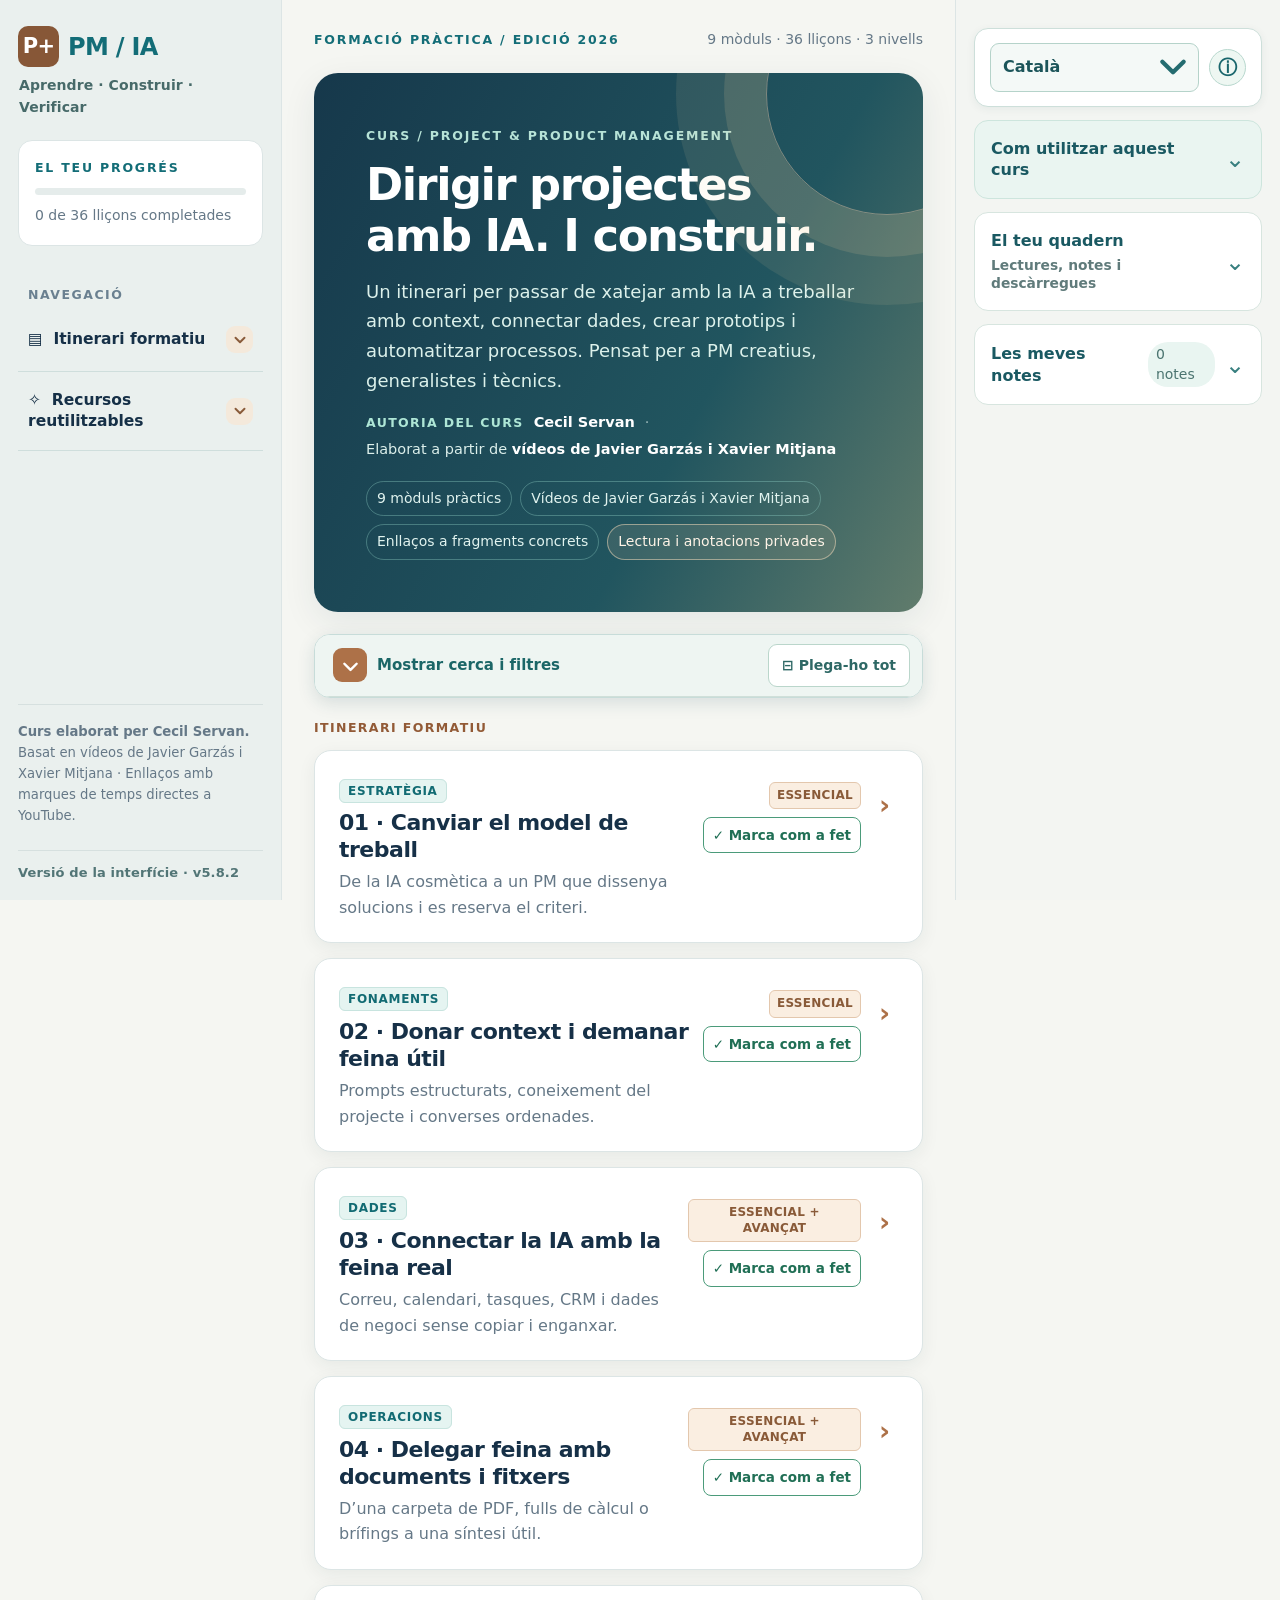
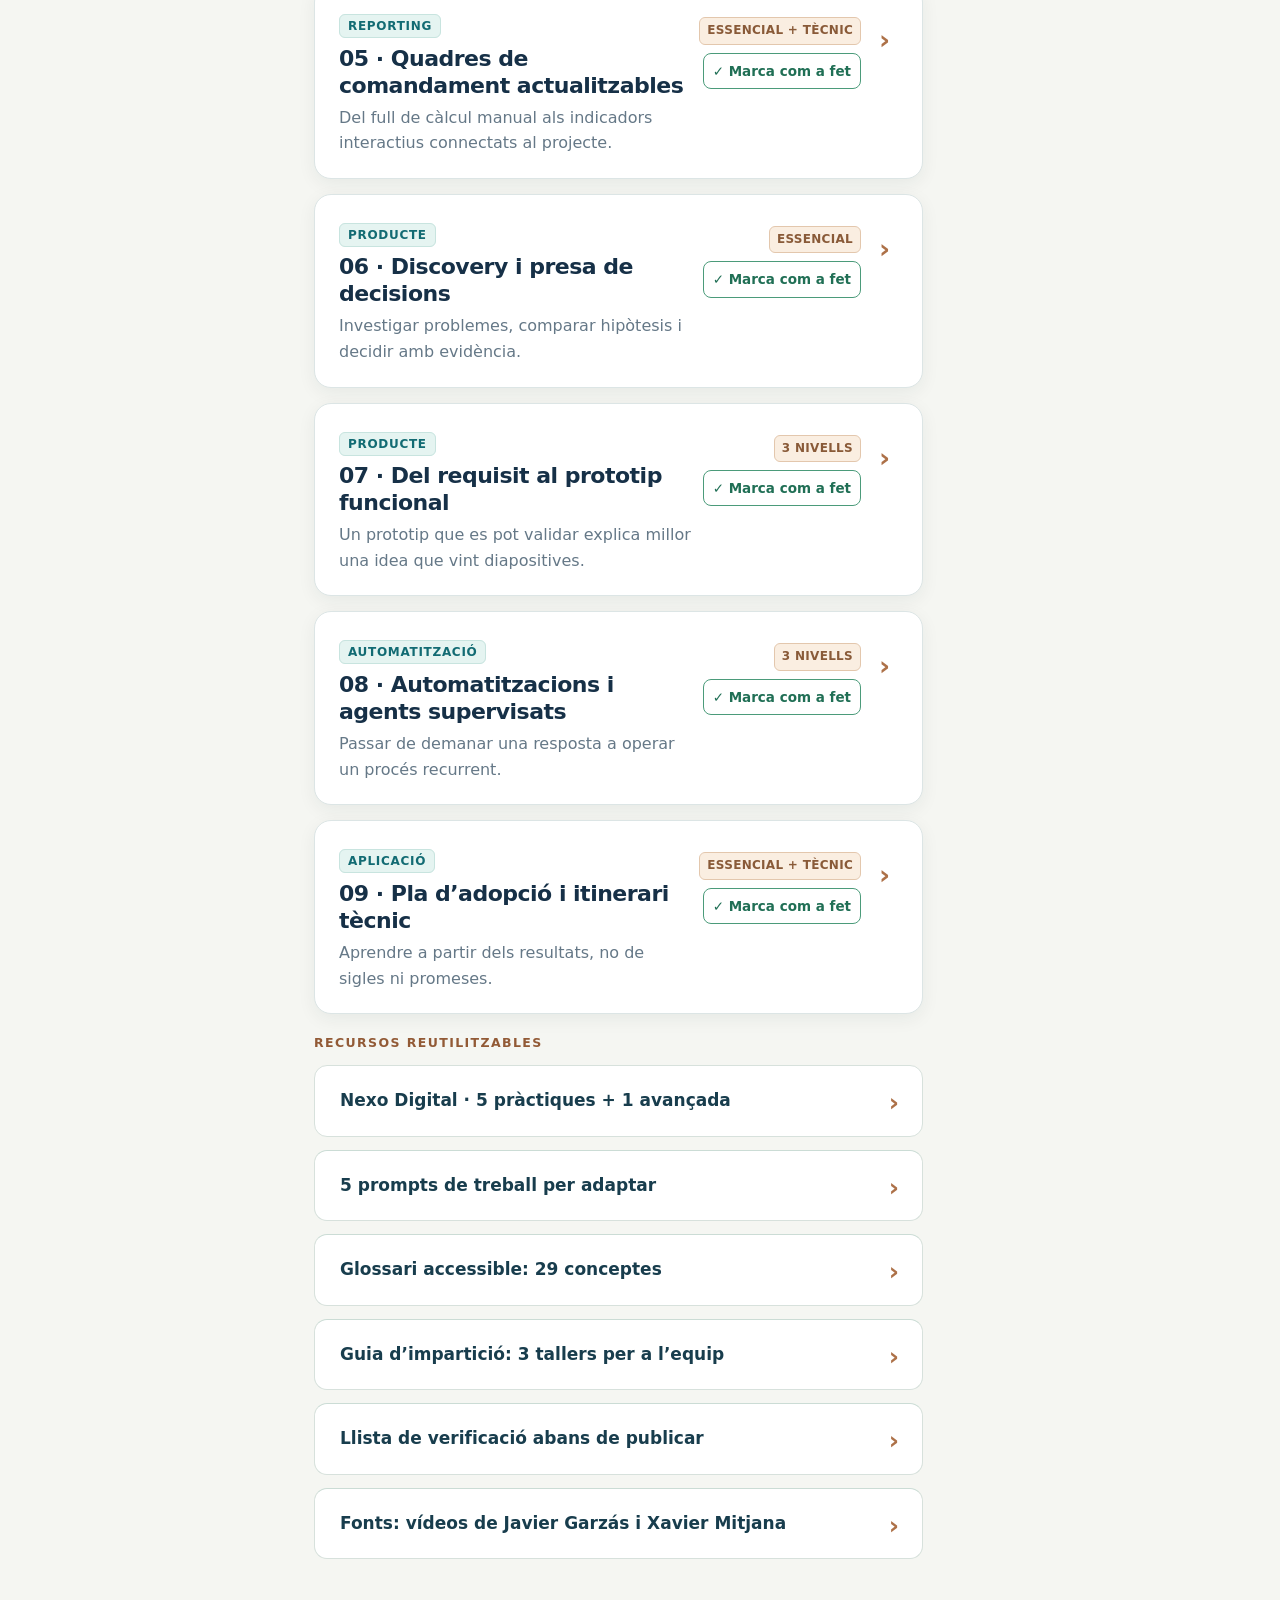
<file: ca.html>
<!doctype html>
<!-- v5.1: global multilingual highlights -->
<html lang="ca"><head><meta charset="utf-8"><meta name="viewport" content="width=device-width, initial-scale=1">
<meta name="description" content="Curs pràctic de Cecil Servan: 9 mòduls, 36 lliçons i laboratori Nexo Digital. Basat en vídeos de Javier Garzás i Xavier Mitjana.">
<meta name="author" content="Cecil Servan">
<title>Project &amp; Product Management amb IA | Curs interactiu</title>

<!-- Static social-sharing metadata: readable without running JavaScript. -->
<link rel="canonical" href="https://curso-pm-ia.vercel.app/ca.html">
<meta property="og:type" content="website">
<meta property="og:site_name" content="PM/IA · Cecil Servan">
<meta property="og:locale" content="ca_ES">
<meta property="og:locale:alternate" content="es_ES"><meta property="og:locale:alternate" content="en_US">
<meta property="og:url" content="https://curso-pm-ia.vercel.app/ca.html">
<meta property="og:title" content="Project &amp; Product Management amb IA | Curs interactiu">
<meta property="og:description" content="Curs pràctic de Cecil Servan: 9 mòduls, 36 lliçons i laboratori Nexo Digital. Basat en vídeos de Javier Garzás i Xavier Mitjana.">
<meta property="og:image" content="https://curso-pm-ia.vercel.app/assets/og-ca.jpg">
<meta property="og:image:secure_url" content="https://curso-pm-ia.vercel.app/assets/og-ca.jpg">
<meta property="og:image:type" content="image/jpeg">
<meta property="og:image:width" content="1200">
<meta property="og:image:height" content="630">
<meta property="og:image:alt" content="Curs interactiu de Project &amp; Product Management amb IA. Logotip P+ PM/IA i 9 mòduls, 36 lliçons, 59 moments clau.">
<meta name="twitter:card" content="summary_large_image">
<meta name="twitter:title" content="Project &amp; Product Management amb IA | Curs interactiu">
<meta name="twitter:description" content="Curs pràctic de Cecil Servan: 9 mòduls, 36 lliçons i laboratori Nexo Digital. Basat en vídeos de Javier Garzás i Xavier Mitjana.">
<meta name="twitter:image" content="https://curso-pm-ia.vercel.app/assets/og-ca.jpg">
<link rel="icon" type="image/x-icon" href="/assets/favicon.ico">
<link rel="icon" type="image/png" sizes="512x512" href="/assets/favicon.png">
<link rel="apple-touch-icon" sizes="180x180" href="/assets/apple-touch-icon.png">
<meta name="theme-color" content="#07564f">
<link rel="alternate" hreflang="es" href="https://curso-pm-ia.vercel.app/">
<link rel="alternate" hreflang="en" href="https://curso-pm-ia.vercel.app/en.html">
<link rel="alternate" hreflang="ca" href="https://curso-pm-ia.vercel.app/ca.html">

<style>
:root{color-scheme:light;--ink:#163047;--muted:#657887;--blue:#315d7c;--teal:#136d77;--coral:#ce684c;--bg:#f5f6f2;--paper:#fff;--pale:#eaf2f2;--edge:#dce5e5;--sun:#fff0d6;--shadow:0 10px 34px rgba(18,47,60,.08)}*{box-sizing:border-box}html{scroll-behavior:smooth}body{margin:0;background:var(--bg);color:var(--ink);font:15px/1.58 system-ui,-apple-system,BlinkMacSystemFont,"Segoe UI",sans-serif}button,input,select,textarea{font:inherit}button{cursor:pointer}button:focus-visible,input:focus-visible,textarea:focus-visible,a:focus-visible{outline:3px solid #ed8a61;outline-offset:2px}a{color:#116878}a:hover{text-decoration:underline}h1,h2,h3,h4,p{margin-top:0}h1{font-size:clamp(30px,3.2vw,48px);line-height:1.14;letter-spacing:-1.5px;margin:13px 0 16px;font-weight:780}h2{font-size:23px;line-height:1.23;letter-spacing:-.5px}h3{font-size:16px;line-height:1.3}small{color:var(--muted)}.layout{display:grid;grid-template-columns:265px minmax(0,1fr) 292px;min-height:100vh;max-width:1680px;margin:auto}.nav{background:#eaf0ee;min-height:100vh;border-right:1px solid var(--edge);position:sticky;top:0;height:100vh;overflow-y:auto;padding:26px 17px}.logo{display:flex;gap:9px;align-items:center;color:var(--teal);font-weight:800;font-size:21px;letter-spacing:-.7px}.logo .mark{display:grid;place-items:center;width:34px;height:34px;border-radius:10px;background:var(--ink);color:#fff;font-weight:800}.kicker{font-size:11px;letter-spacing:1.8px;font-weight:800;color:var(--teal);text-transform:uppercase}.muted{color:var(--muted)}.progress-wrap{background:#fff;border:1px solid var(--edge);border-radius:14px;padding:14px;margin:24px 0 19px}.progress-track{height:7px;background:#e5eceb;border-radius:10px;overflow:hidden;margin:10px 0 5px}.progress-fill{height:100%;width:0%;background:var(--teal);transition:width .2s}.sidenav{display:flex;flex-direction:column;gap:4px}.sidenav button{width:100%;text-align:left;border:0;background:transparent;padding:10px 12px;border-radius:9px;font-size:12.6px;color:var(--ink);display:flex;align-items:center;gap:10px}.sidenav button:hover,.sidenav button.active{background:white}.num{font-weight:800;color:var(--teal);font-variant-numeric:tabular-nums}.num.done{color:#31916b}.nav-foot{font-size:12px;color:var(--muted);margin-top:24px;border-top:1px solid #d6e0df;padding-top:16px}.main{min-width:0;padding:28px 32px 80px}.topline{display:flex;justify-content:space-between;align-items:center;gap:14px}.topline .mini{font-size:12px;color:var(--muted)}.hero{background:linear-gradient(124deg,#173a4e 0%,#205466 63%,#337c7b 100%);color:white;border-radius:24px;padding:clamp(24px,4.5vw,52px);box-shadow:var(--shadow);margin:21px 0 22px;position:relative;overflow:hidden}.hero:after{content:"";position:absolute;width:240px;height:240px;border:1px solid #8bd5c355;border-radius:50%;right:-85px;top:-100px;box-shadow:0 0 0 42px #8bd5c313,0 0 0 90px #8bd5c310;pointer-events:none}.hero .kicker{color:#b7e3d7}.hero p{max-width:630px;color:#dcf1eb;margin:0}.hero-tags{display:flex;flex-wrap:wrap;gap:8px;margin-top:20px}.hero-tags span{border:1px solid #8ac9be66;border-radius:20px;font-size:12px;padding:5px 10px;color:#e1f3ef}.toolbar{background:var(--paper);border:1px solid var(--edge);border-radius:16px;padding:14px;box-shadow:var(--shadow);margin-bottom:19px;position:sticky;top:12px;z-index:9}.toolbar .searchline{display:flex;gap:9px;align-items:center}.search{width:100%;min-width:0;background:#f8faf9;border:1px solid var(--edge);border-radius:9px;padding:10px 13px;color:var(--ink)}.filter-row{display:flex;gap:6px;flex-wrap:wrap;margin-top:12px;align-items:center}.chip{border:1px solid var(--edge);background:#fff;color:#506979;padding:5px 11px;border-radius:99px;font-size:12px}.chip.active{background:var(--ink);color:white;border-color:var(--ink)}.filter-row .separator{width:1px;height:20px;background:var(--edge);margin:0 4px}.lightbutton{border:1px solid var(--edge);background:white;color:var(--ink);padding:8px 12px;border-radius:9px;font-size:12px}.lightbutton:hover{background:#f0f5f4}.primary{border:0;background:var(--teal);color:white;padding:9px 14px;border-radius:9px;font-weight:700;font-size:13px}.primary:hover{background:#0d5660}.secondary{border:1px solid #8ebbb9;background:#e5f2ef;color:#1b6569;padding:9px 12px;border-radius:9px;font-weight:700;font-size:12px}.section-cap{font-size:11px;font-weight:800;letter-spacing:1.4px;text-transform:uppercase;color:var(--teal);margin-bottom:12px}.module{background:white;border:1px solid var(--edge);border-radius:17px;margin-bottom:15px;overflow:hidden;box-shadow:0 5px 18px #152c3610;scroll-margin-top:145px}.module summary{list-style:none;padding:22px 22px 20px;cursor:pointer;display:grid;grid-template-columns:1fr auto;gap:15px;align-items:center}.module summary::-webkit-details-marker{display:none}.module summary:hover{background:#fcfdfc}.module-headline h2{margin:6px 0}.module summary p{font-size:13px;color:var(--muted);margin:0}.topic-pill{background:#e7f0ef;color:var(--teal);padding:4px 8px;border-radius:6px;font-size:10px;font-weight:800;text-transform:uppercase;letter-spacing:.7px}.chevron{font-size:24px;font-weight:300;color:var(--teal);transition:transform .2s}.module[open] .chevron{transform:rotate(90deg)}.module-inner{border-top:1px solid var(--edge);padding:22px}.objective{background:#eef6f4;border-left:3px solid var(--teal);border-radius:5px;padding:12px 14px;font-size:13px;margin:0 0 18px}.lesson{padding:17px 0;border-bottom:1px solid #e6eceb}.lesson:first-of-type{padding-top:2px}.lesson:last-of-type{border-bottom:0}.lesson-top{display:flex;align-items:center;gap:9px;flex-wrap:wrap;margin-bottom:7px}.lesson-top h3{margin:0;flex:1;min-width:210px}.tag-adv{font-size:10px;background:#fff0e3;color:#9a4929;border-radius:5px;padding:3px 7px;font-weight:800}.tag-base{font-size:10px;background:#e7f5f0;color:#247b66;border-radius:5px;padding:3px 7px;font-weight:800}.done-label{font-size:12px;white-space:nowrap;display:flex;align-items:center;gap:4px;color:#52716f;cursor:pointer}.done-label input{accent-color:var(--teal)}.hl-block{position:relative;margin:7px 0;color:#3d5261;font-size:13.8px;line-height:1.75;overflow-wrap:anywhere}.hl-block.action{background:#f7f9f8;padding:11px 12px;border-radius:8px;margin-top:11px}.hl-block.action:before{content:"EN LA PRÁCTICA · ";font-size:10px;letter-spacing:.5px;font-weight:800;color:var(--teal)}.video-links{display:flex;flex-wrap:wrap;gap:8px;margin-top:10px}.video-links a{font-size:11.7px;color:var(--teal);background:#eef7f6;text-decoration:none;border:1px solid #d5e9e5;border-radius:8px;padding:4px 8px;font-weight:650}.video-links a:hover{background:#d7eeea}.exercise{margin-top:18px;border:1px solid #e1e8e7;background:#fbfcfb;border-radius:10px;padding:17px}.exercise h3{margin:0 0 8px;color:var(--teal)}.exercise ol{padding-left:20px;margin:6px 0 10px;font-size:13px}.exercise li{margin-bottom:5px}.outcome{font-size:13px;font-weight:700;color:#385c59}.warning{background:#fffaed;padding:12px 13px;border-radius:8px;font-size:12.8px;margin:12px 0 0;color:#7b5835}.sidebar{padding:28px 18px;background:#f3f5f2;position:sticky;height:100vh;top:0;overflow-y:auto;border-left:1px solid var(--edge)}.side-card{background:white;border:1px solid var(--edge);border-radius:14px;padding:16px;margin-bottom:16px}.side-card h3{margin-bottom:9px}.side-card p,.side-card li{font-size:12.5px;color:#5d7180}.side-card ul{padding-left:18px}.export-actions{display:grid;grid-template-columns:1fr 1fr;gap:7px}.export-actions button{font-size:12px;padding:8px 6px;border:1px solid #cadaD8;background:#eff5f3;border-radius:8px;color:var(--teal);font-weight:800}.export-actions button:hover{background:#d9ebe7}.note-item{padding:10px 0;border-top:1px solid var(--edge);font-size:12px}.note-item blockquote{border-left:3px solid #f4bb70;padding-left:9px;margin:6px 0;color:#495963;max-height:80px;overflow:hidden}.note-item .buttons{display:flex;gap:9px;margin-top:6px}.note-item button{border:0;background:transparent;color:var(--teal);font-size:11px;padding:0}.danger{color:#b14e42!important}.empty{font-size:12px;color:var(--muted)}.misc{margin-top:18px}.misc details{background:white;border:1px solid var(--edge);border-radius:13px;margin-top:10px;padding:16px 19px}.misc details summary{font-weight:800;cursor:pointer}.misc details .content{padding-top:15px}.prompt{border-bottom:1px solid var(--edge);padding:12px 0}.prompt strong{color:var(--teal);font-size:13px}.prompt p{white-space:pre-wrap;color:#405563;font-size:13px}.prompt button{margin-bottom:8px}.gloss{display:grid;grid-template-columns:repeat(2,minmax(0,1fr));gap:8px}.term{padding:10px;background:#f6faf9;border-radius:8px;font-size:12px}.term strong{display:block;color:var(--teal)}.source-index{font-size:13px;display:grid;gap:8px}.source-index a{font-weight:650}.selected-tools{display:flex;gap:8px;margin-top:8px;align-items:center}.selected-tools[hidden]{display:none!important}mark.hl{background:#ffe29c;color:inherit;border-radius:3px;box-decoration-break:clone;cursor:pointer;padding:0 1px}mark.hl:hover{background:#ffcb6c}.selection-banner{position:fixed;bottom:20px;left:50%;transform:translateX(-50%);z-index:40;background:#133d4f;color:white;border-radius:12px;box-shadow:0 10px 40px #1b3d4f38;padding:9px 12px;display:flex;gap:11px;align-items:center;font-size:12px;max-width:90vw}.selection-banner[hidden]{display:none}.selection-banner button{border:0;background:#fff;color:#164456;border-radius:7px;padding:7px 12px;font-weight:750}.modal-backdrop{position:fixed;inset:0;background:#102b3e99;z-index:100;display:flex;align-items:center;justify-content:center;padding:18px}.modal-backdrop[hidden]{display:none}.dialog{width:min(560px,100%);background:white;border-radius:16px;padding:25px;box-shadow:0 20px 65px #072a3855}.dialog h2{font-size:21px}.dialog .quote{padding:12px;background:#fff5dd;border-radius:8px;margin-bottom:13px;max-height:130px;overflow:auto;font-size:13px;white-space:pre-wrap}.dialog textarea{width:100%;height:110px;padding:10px;border-radius:9px;border:1px solid var(--edge);resize:vertical}.dialog-actions{display:flex;justify-content:flex-end;gap:10px;margin-top:13px}.toast{position:fixed;bottom:16px;right:16px;background:var(--ink);color:white;padding:10px 17px;border-radius:9px;font-size:13px;z-index:110;box-shadow:var(--shadow)}.toast[hidden]{display:none}.kbd{display:inline-block;border:1px solid #d5e0e1;border-radius:5px;font-size:10px;padding:0 4px;color:var(--muted)}.mutednote{font-size:11.5px;color:var(--muted)}@media(max-width:1190px){.layout{grid-template-columns:215px minmax(0,1fr)}.sidebar{position:relative;height:auto;grid-column:2;padding:0 30px 25px;border-left:0;background:transparent}.main{padding:24px 28px 40px}.side-card{max-width:100%}.nav{width:215px}}@media(max-width:780px){.layout{display:block}.nav{position:relative;width:auto;height:auto;min-height:0;padding:15px}.sidenav{display:none}.nav-foot{display:none}.progress-wrap{margin:10px 0 0}.main{padding:12px 14px 35px}.sidebar{padding:0 14px 24px}.hero{border-radius:16px;padding:27px}.toolbar{top:2px}.module summary{padding:17px}.module-inner{padding:15px}.gloss{grid-template-columns:1fr}.topline{flex-wrap:wrap}.selection-banner{bottom:8px;width:calc(100% - 16px);justify-content:space-between}}@media print{body{background:white;color:#111}.nav,.toolbar,.sidebar,.selection-banner,.modal-backdrop,.topline{display:none!important}.layout{display:block}.main{padding:0}.hero{background:white;color:#111;border:0;box-shadow:none;padding:5px}.hero p{color:#333}.hero-tags{display:none}.module{box-shadow:none;break-inside:avoid;border:1px solid #aaa}.module-inner{display:block!important}.module:not([open]) .module-inner{display:block!important}.module summary{padding:8px}.lesson{break-inside:avoid}.misc details{break-inside:avoid}a{color:#111}}

/* V2 interface — warm complementary accent and stronger information hierarchy */
:root{--orange:#bd6731;--orange-light:#fff3e7;--green-light:#eaf6f0;--orange-edge:#f0d6bb;--success:#288368;--nav-rule:#cfdedc}
.hero{background:linear-gradient(115deg,#143648 0%,#215b65 62%,#7d6a55 100%)}
.hero-tags span:last-child{border-color:#f0c5a2;color:#ffe5cf}
.nav-heading{font-size:10px;letter-spacing:1.5px;font-weight:850;color:#6a8090;margin:23px 10px 10px}
.sidenav{gap:0}.sidenav .nav-group{border-bottom:1px solid var(--nav-rule);padding-bottom:5px;margin-bottom:6px}
.nav-group summary{cursor:pointer;display:flex;align-items:center;justify-content:space-between;gap:8px;padding:12px 10px;font-size:14px;font-weight:800;list-style:none;border-radius:9px}
.nav-group summary::-webkit-details-marker{display:none}.nav-group summary:hover{background:white}.nav-count{font-size:11px;color:var(--teal);white-space:nowrap}
.nav-module-list{padding:4px 0 7px 8px}.nav-module-list button{display:grid;grid-template-columns:29px minmax(0,1fr);align-items:start;gap:7px;padding:10px 7px 11px 8px;border-radius:0;border-bottom:1px solid var(--nav-rule);font-size:12.6px;line-height:1.37}
.nav-module-list button:last-child{border-bottom:0}.nav-module-list .num{display:block;line-height:1.37;margin:0;align-self:start}
.sidenav button.nav-primary{font-size:13px;font-weight:700;padding:12px 11px;border-radius:5px;border-bottom:1px solid var(--nav-rule)}
.sidenav button.nav-primary span{display:inline-block;width:18px;text-align:center;color:var(--orange);font-size:15px}
.toolbar{padding:0;top:9px;overflow:hidden;border-color:#c7dcd9;scroll-margin-top:13px}
.toolbar-head{display:flex;justify-content:space-between;gap:9px;align-items:center;padding:9px 12px;background:#edf5f3}
.tools-toggle{display:flex;align-items:center;gap:10px;border:0;background:transparent;text-align:left;font-weight:800;color:#115a62;font-size:13px;flex:1;padding:4px 6px}
.tools-toggle #toolArrow{display:grid;place-items:center;background:#115a62;color:white;width:25px;height:25px;border-radius:7px;font-size:20px;line-height:1}
.all-collapse{background:#fff;border-color:#b3ceca;color:#195d63;font-size:12px;font-weight:800;white-space:nowrap}
#toolsBody{padding:15px 17px 13px}#toolsBody[hidden]{display:none!important}.toolbar.compact{box-shadow:0 5px 17px #19465322}
.filter-block{background:#f0f8f6;border:1px solid #e0ecea;border-radius:11px;padding:10px 11px;margin-top:11px}
.filter-block.level-block{background:#fff8ef;border-color:#f4e7d5;margin-top:8px}
.filter-heading{font-size:11px;font-weight:850;color:#1b6569;letter-spacing:1.15px;display:flex;align-items:center;gap:7px}
.level-block .filter-heading{color:var(--orange)}.filter-icon{font-size:15px}
.filter-row{margin-top:7px}.chip.active{background:#185c65;border-color:#185c65}.level-block .chip.active{background:#a65a2d;border-color:#a65a2d}
.tip{display:flex;align-items:flex-start;gap:12px;margin-top:11px;padding:11px 12px;border-radius:10px;background:#fff4e2;border-left:3px solid #d48a3f;font-size:12.8px;color:#634c37}
.tip-light{font-size:20px;line-height:1.2}.tip strong{color:#75472d}
.module{border-width:1.5px}.module summary{grid-template-columns:minmax(0,1fr) auto;align-items:start;gap:10px}.module summary:hover{background:#f5faf9}
.module-head-right{display:flex;align-items:center;gap:9px;align-self:start;padding-top:7px}
.module-level{background:#eaf2f0;border:1px solid #d6e7e2;color:#35666b;border-radius:6px;font-size:10px;line-height:1.2;font-weight:850;letter-spacing:.3px;padding:5px 7px;white-space:nowrap}
.module-done-badge{font-size:10px;font-weight:850;white-space:nowrap;color:#197251;background:#d6f0e4;border-radius:5px;padding:5px}
.module.completed{background:#f1faf5;border:2px solid #5cb38a;box-shadow:0 5px 20px #2a8c5630}
.module.completed summary{background:#e5f5e9}.module.completed .module-inner{background:#f7fcf8;border-color:#c9e8d7}
.module.completed .module-level{background:#daf1e5;border-color:#acd7bf}
.module-controls{display:flex;justify-content:flex-end;margin-bottom:10px}
.module-complete-toggle{font-size:11px;font-weight:800;border:1px solid #90cbb0;background:#edf9f2;border-radius:8px;color:#267852;padding:6px 10px}
.module.completed .module-complete-toggle{background:#c7e9d7}
.module-headline h2{font-size:22px;line-height:1.23}.topic-pill{background:#fff0df;color:#9a5325}
.video-links a{background:#fff4e6;border:1px solid #f1dcc6;color:#985321}
.video-links a:hover{background:#f9e3c5}.exercise{background:#fff7ed;border:1px solid var(--orange-edge)}.exercise h3{color:#a55d30;font-size:16px}.outcome{background:#e9f4f1;border-radius:7px;padding:10px 12px;color:#1b675f}
.sidebar{background:#f2f6f3}.side-card{border-color:#d7e5df}.side-card .kicker{color:#9c582c}.usage-card{background:#eaf5f1;border-color:#cde5dd}
.usage-card ul{padding-left:17px;margin-bottom:0}.usage-card li{margin:5px 0;line-height:1.5}
.notebook-title{font-size:16px;margin:6px 0 15px}.notebook-part{border-top:1px solid #e0e7e3;padding:13px 0}
.notebook-part:first-of-type{border:0}.notebook-part h4{font-size:13px;margin:0 0 7px;display:flex;align-items:center;gap:8px;color:#1e5360}
.notebook-part h4 span{font-size:10px;border-radius:5px;background:#fff0df;color:#9a5325;padding:3px 5px}
.notebook-part p{font-size:12px;margin-bottom:10px;line-height:1.5}.download-main{width:100%;background:#155d67;color:white;border:0;padding:11px 7px;border-radius:8px;font-weight:800;font-size:12px}
.download-main:hover{background:#114a53}.download-icon{display:inline-block;font-size:19px;line-height:.6;margin-right:4px}
.export-actions button{font-size:11px;padding:8px 6px;line-height:1.35}.export-actions button span{font-size:16px;vertical-align:middle;margin-right:3px}
.misc details{scroll-margin-top:125px}
@media(max-width:1190px){.module-headline h2{font-size:19px}.module-head-right{flex-wrap:wrap;justify-content:flex-end}}
@media(max-width:780px){.sidenav{display:flex}.nav{padding:15px}.nav-heading{margin:17px 8px 6px}.nav-module-list{max-height:235px;overflow-y:auto}.toolbar{top:0}.toolbar-head{gap:5px;padding:9px}.tools-toggle{font-size:12px}.all-collapse{font-size:11px;padding:7px}.module summary{grid-template-columns:minmax(0,1fr);gap:4px}.module-head-right{justify-content:flex-end;align-items:center}.module-level{white-space:normal;text-align:center}.module-headline h2{font-size:20px}.toolbar .searchline{flex-wrap:nowrap}}

/* V3: visual hierarchy, contrasting warm rose and accessible collapsing states */
:root{--rose:#ad7148;--rose-deep:#875737;--rose-soft:#faf1e9;--rose-border:#e7d1bd;--teal-soft:#e5f4f1}
.logo .mark{background:var(--rose-deep)}
.progress-fill{background:linear-gradient(90deg,#13737b 0%,var(--rose) 100%)}
.hero{background:linear-gradient(116deg,#173b4e 0%,#255c66 56%,#976b4c 100%)}
.hero:after{border-color:#ffe9d655;box-shadow:0 0 0 42px #e7c8ad22,0 0 0 90px #e7c8ad1c}
.hero-tags span:last-child{border-color:#e5c9b2;color:#f9e9d7}
.nav-group>summary .nav-arrow{width:31px;height:31px;border-radius:9px;background:#f8eee2;color:var(--rose-deep);display:grid;place-items:center;font-size:32px;line-height:1;font-weight:700;transition:transform .16s;flex:none;transform:rotate(0deg)}
.nav-group[open]>summary .nav-arrow{transform:rotate(90deg)}
.nav-group>summary:hover{background:#fcf8f2}
.sidenav button.nav-primary span{color:var(--rose)}
.section-cap{color:var(--rose)}
.toolbar-head{background:#f6f0e8;border-bottom:1px solid var(--rose-border)}
.tools-toggle{color:var(--rose-deep)}
.tools-toggle #toolArrow{display:grid;place-items:center;background:var(--rose);color:white;width:34px;height:34px;border-radius:9px;flex:none;padding:0}
.tools-toggle #toolArrow svg{display:block;transition:transform .16s}
.toolbar.compact #toolArrow svg{transform:rotate(180deg)}
.all-collapse{border:1px solid var(--rose-border);color:var(--rose-deep);background:#fff}
.all-collapse:hover{background:#faf1e8}
.filter-block{background:#eff8f6}.filter-block.level-block{background:#fbf3e9;border-color:var(--rose-border)}
.level-block .filter-heading{color:var(--rose-deep)}
.level-block .chip.active{background:var(--rose);border-color:var(--rose)}
.level-block .chip:not(.active){color:#826044;border-color:#e8d2c1;background:#fffaf5}
.tip{background:#fbf3e9;border-left-color:var(--rose)}.tip strong{color:var(--rose-deep)}
.module-head-right{display:grid;grid-template-columns:minmax(0,auto) 27px;gap:10px;justify-items:end;align-items:start}
.module-level-col{display:flex;flex-direction:column;gap:8px;align-items:flex-end;min-width:0}
.module-level{background:var(--rose-soft)!important;color:var(--rose-deep)!important;border:1px solid var(--rose-border)!important;font-size:10px;max-width:173px;text-align:center}
.module-complete-toggle{display:block;font-size:10.6px;font-weight:800;line-height:1.15;border:1px solid var(--rose-border);background:#fffaf6;color:var(--rose-deep);border-radius:8px;padding:8px 9px;white-space:nowrap}
.module-complete-toggle:hover{background:#fbdce4}
.module.completed .module-complete-toggle{background:#ccebdc;color:#176347;border-color:#9fceb5}
.module-done-badge{grid-column:1;grid-row:2;margin:0 3px}
.module-head-right .chevron{grid-column:2;grid-row:1;justify-self:center;font-size:27px;font-weight:600;color:var(--rose)}
.topic-pill{background:var(--teal-soft)!important;color:#126572!important;border:1px solid #c8e5df}
.lesson{margin:9px -8px 5px;padding:15px 12px;border-radius:10px;border-bottom:1px solid #e5eae9;transition:background .16s,border .16s}
.lesson.is-done{background:#eaf7f0;border:1.5px solid #a2cfb6;box-shadow:inset 4px 0 0 #238a65;padding-left:12px}
.lesson.is-done h3{color:#1b7659}.lesson.is-done h3:after{content:' ✓';color:#25885d}
.lesson-top{justify-content:space-between}
.tag-adv,.tag-base{background:#f8efe5;color:#805634;border:1px solid #e6d2bc;font-size:10px}
.tag-adv{background:#f5e7d7;color:#805234}
.done-label{color:#7d6656}.done-label input{accent-color:var(--rose)}
.module.completed summary{background:#eaf8ef}.module.completed .module-level{background:#f8eee4!important;border-color:#e0c8b0!important}
.video-links a{color:var(--rose-deep);background:#fcf5ea;border-color:#e9d4c1}.video-links a:hover{background:#f7e5d0}
.exercise{background:#fbf4ea;border-color:#ead8c2}.exercise h3{color:var(--rose-deep)}
.warning{background:#fcf4e8;color:#805637;border-left:3px solid var(--rose)}
.notebook .kicker,.side-card .kicker{color:var(--rose)}
.notebook-part h4 span{background:#f8ecdc;color:var(--rose-deep)}
.notebook-part h4{color:var(--rose-deep)}
.download-main{background:var(--rose-deep)}.download-main:hover{background:var(--rose)}
.export-actions button{background:#fcf4eb;border-color:var(--rose-border);color:var(--rose-deep)}
.misc details{border-color:#dde5e3}
.misc details>summary{font-size:16px;color:#183d4d;position:relative;padding:4px 6px;list-style:none}
.misc details>summary::-webkit-details-marker{display:none}
.misc details>summary:after{content:'›';font-size:25px;color:var(--rose);position:absolute;right:4px;top:0;transform:rotate(0deg)}
.misc details[open]>summary:after{transform:rotate(90deg)}
.misc details[open]{border-left:3px solid var(--rose)}
.aux-intro{padding:13px 15px;background:#eef7f5;color:#36616c;border-left:4px solid #2c8790;border-radius:8px;line-height:1.6;font-size:13.3px}
.workshop-content{display:grid;gap:13px}
.workshop-card{background:#fdf9f3;border:1px solid var(--rose-border);border-radius:12px;padding:16px 18px}
.workshop-meta{display:flex;gap:8px;align-items:center;margin-bottom:9px}
.workshop-number{display:grid;place-items:center;background:var(--rose);color:white;width:32px;height:30px;border-radius:8px;font-weight:900;font-size:12px}
.workshop-duration{font-size:11px;font-weight:850;color:var(--rose-deep);letter-spacing:.8px}
.workshop-card h3{font-size:17px;color:#194e5d;margin-bottom:8px}
.workshop-card p{margin:0 0 10px;font-size:13.5px;line-height:1.65}
.workshop-deliverable{margin:0!important;border-top:1px solid #dfd0be;padding-top:9px;color:#665644}
.rubric-card{padding:13px 16px;border-radius:10px;background:#e7f5f2;border:1px solid #cae4df}
.rubric-card b{font-size:11px;letter-spacing:1px;color:#116b77}.rubric-card p{margin:6px 0 0;line-height:1.55}
.checklist{counter-reset:check;list-style:none;padding:0;display:grid;gap:10px}
.checklist li{position:relative;padding:12px 12px 12px 44px;background:#fcf8f3;border:1px solid #ebddd0;border-radius:9px;font-size:13px}
.checklist li:before{content:'✓';position:absolute;top:10px;left:13px;border:1.6px solid var(--rose);color:var(--rose);border-radius:5px;width:22px;height:22px;display:grid;place-items:center;font-size:12px;font-weight:800}
.term{border-left:3px solid var(--rose-border);background:#f9fbfa}.term strong{font-size:13px;color:var(--rose-deep);margin-bottom:3px}
@media(max-width:1190px){.module-head-right{grid-template-columns:minmax(0,auto) 24px}.module-level{max-width:150px}}
@media(max-width:780px){.module summary{grid-template-columns:minmax(0,1fr);gap:9px}.module-head-right{display:grid;grid-template-columns:minmax(0,1fr) 28px;width:100%;justify-content:end}.module-level-col{align-items:flex-start}.module-done-badge{grid-column:1;grid-row:2;justify-self:start}.module-head-right .chevron{grid-column:2;grid-row:1}.lesson{margin-left:-7px;margin-right:-7px}.toolbar-head{padding:8px}.tools-toggle #toolArrow{width:34px;height:34px}.workshop-card{padding:13px}}

/* V4: warm accent, calm editorial style + accessible interactive states */
:root{--rose:#ad7148;--rose-deep:#875737;--rose-soft:#faf1e9;--rose-border:#e7d1bd;--teal-soft:#e5f4f1;--orange:#ad7148;--orange-edge:#e9d2bb}
.hero{background:linear-gradient(118deg,#16384b 0%,#21555f 63%,#617c6c 100%)}
.hero:after{border-color:#eac8a777;box-shadow:0 0 0 42px #f4cfa022,0 0 0 90px #f4cfa018}
.hero-tags span:last-child{background:#e9cba01f;border-color:#f1d8ba88;color:#fff4e7}
.section-cap{color:#925a36}
.nav-group>summary .nav-arrow{width:27px;height:27px;font-size:unset;transform:none;background:#f4e9db;color:#895b3a}
.nav-group>summary .nav-arrow svg{display:block;transition:transform .16s}
.nav-group[open]>summary .nav-arrow{transform:none}
.nav-group[open]>summary .nav-arrow svg{transform:rotate(180deg)}
.module-complete-toggle,.module:not(.completed) .module-complete-toggle{background:white;border:1.5px solid #4b9b7a;color:#206f55;box-shadow:none}
.module-complete-toggle:hover{background:#eaf7ee;border-color:#2e8c68}
.module.completed .module-complete-toggle{background:#edf8f1;border-color:#64ac87;color:#1b6e4c}
.module-level,.tag-adv,.tag-base{color:#895a38!important;border-color:#e3c7ad!important;background:#faeee1!important}
.module.completed .module-level{background:#faeee1!important;border-color:#e3c7ad!important}
.topic-pill{background:#e5f4f1!important;color:#126b73!important;border:1px solid #c8e4df!important}
.lesson.is-done{padding-top:23px; padding-bottom:19px;margin-top:12px; border-color:#a2cfb6;}
.lesson.is-done:first-of-type{padding-top:23px}
.done-label{color:#326b5d}.done-label input{accent-color:#2a8c69}
.video-links a{background:#fcf4e8;border-color:#e8d7c4;color:#86582e}
.video-links a:hover{background:#f5e5d1}
.toolbar-head{background:#eef5f2;border-bottom:1px solid #d0dfd9}
.tools-toggle{color:#1b6667}.tools-toggle #toolArrow{background:#ad7148;color:white}
.all-collapse{color:#2e6865;border-color:#bad6cb;background:white}.all-collapse:hover{background:#eef6f2}
.level-block .chip.active{background:#a36942;border-color:#a36942;color:white}
.level-block .chip:not(.active){color:#865b3e;border-color:#ebd6c4;background:#fffaf7}
.filter-block.level-block{background:#fcf5ec;border-color:#ecdacb}
.tip{background:#fcf3e7;border-left:3px solid #c38b5d;color:#765d41}.tip strong{color:#885330}
.exercise{background:#fcf7f1;border-color:#e4d5c4}.exercise h3{color:#875737}
.misc details{border-color:#d7e1dc;background:#fff}
.misc details+details{margin-top:13px;border-top:1.5px solid #cbdcd5}
.misc details[open]{border-left:1px solid #d7e1dc}
.misc details>summary{border-bottom:1px solid transparent}
.misc details[open]>summary{border-bottom-color:#dce7e2;padding-bottom:12px}
.workshop-card{background:#fcf9f5;border:1px solid #e8d8c8}
.workshop-deliverable{border-top-color:#e5d3bf;color:#715b49}
.checklist li{background:#fffaf5;border-color:#e9ddcf}
.checklist li:before{border-color:#a86d42;color:#a86d42}
.term{background:#f9fbf9;border-left:2px solid #dfcbb6}.term strong{color:#8e5d3c}
.notebook .kicker,.side-card .kicker{color:#9d663b}
.notebook-part h4 span{background:#f8eada;color:#88593a}
.download-main{background:#16656b}.download-main:hover{background:#12515a}
.export-actions button{background:#eff7f4;color:#1d6c66;border-color:#cbdcd5}
@media(max-width:780px){.nav-group>summary .nav-arrow{width:29px;height:29px}.toolbar.compact{position:sticky;top:0}}
.hero-credit{display:flex;flex-wrap:wrap;gap:5px 10px;align-items:baseline;margin-top:17px;font-size:12.8px;line-height:1.5;color:#dcefeb}.hero-credit strong{font-weight:760;color:#fff}.hero-credit .credit-label{font-size:10.2px;letter-spacing:1.35px;font-weight:850;color:#aee6d6}.hero-credit .credit-sep{opacity:.65}@media(max-width:600px){.hero-credit .credit-sep{display:none}.hero-credit{gap:3px 9px}.hero-credit .credit-label{flex-basis:100%}}

/* V4.2: distinct pedagogical levels and an independent progress dimension */
.filter-block.progress-block{background:#eef7f1;border-color:#d2e5d8;margin-top:8px}
.progress-block .filter-heading{color:#237454}
.progress-block .chip.active{background:#287f62;border-color:#287f62;color:#fff}
.progress-block .chip:not(.active){background:#f9fdf9;color:#376d55;border-color:#c6ddcc}
.lesson .tag-adv{background:#f7e3cc!important;border-color:#dcb997!important;color:#855226!important}
.lesson .tag-tech{display:inline-flex;align-items:center;justify-content:center;letter-spacing:.45px;font-size:10px;font-weight:850;border-radius:5px;padding:5px 8px;white-space:nowrap;background:#996644!important;border:1px solid #996644!important;color:#fff!important}
.lesson .tag-base{background:#fff4e9!important;border-color:#ecd9c4!important;color:#996e4d!important}
</style><style>.language-panel{margin-top:17px;margin-bottom:18px;padding:12px;border-radius:12px;background:white;border:1px solid #cddfda;box-shadow:0 2px 9px #163f4210}.language-panel label{display:flex;align-items:center;gap:7px;font-size:12px;font-weight:850;color:#165e67;margin-bottom:8px}.language-panel select{appearance:auto;background:#f4f9f7;border:1px solid #b5d3ca;border-radius:9px;padding:9px 11px;color:#204a50;font-weight:750;width:100%;min-height:40px}.lang-help{font-size:10.2px;line-height:1.45;color:#647b7c;margin:9px 0 0}.lang-help:empty{display:none}@media(max-width:780px){.language-panel{margin:12px 0 17px}}.hl-block.action:before{content:"A LA PRÀCTICA · "}</style><style>.lang-control{display:flex;align-items:center;gap:9px}.lang-control select{width:100%;min-width:0;flex:1}.hl-linked{background:#e3f5ea!important;box-shadow:inset 0 -2px 0 #3a9a7c}</style><style id="ux-v54">
/* v5.4 · increased legibility, progressive disclosure and reorganized navigation */
:root{--reading-size:18px}
body{font-size:17px;line-height:1.68}
.layout{max-width:1780px}
@media(min-width:1191px){.layout{grid-template-columns:282px minmax(0,1fr) 325px}}
.nav{display:flex;flex-direction:column;gap:0;padding:26px 18px 18px}
.logo{font-size:24px;line-height:1.25}
.logo .mark{width:41px;height:41px;font-size:21px}
.nav-motto{margin:8px 0 2px 1px;font-size:14px;line-height:1.55;color:#476a69;font-weight:650;letter-spacing:.08px}
.nav-heading{font-size:12.5px;margin-top:21px;margin-bottom:9px}
.nav-group summary{font-size:15.5px;line-height:1.38;min-height:52px}
.sidenav .nav-primary{font-size:14.4px;min-height:43px;line-height:1.42}
.nav-module-list button{font-size:14px;line-height:1.5;padding-top:11px;padding-bottom:11px}
.nav-resource-list{padding:4px 1px 9px 8px;display:flex;flex-direction:column;gap:1px}
.nav-resource-list button{padding:11px 8px;border-bottom:1px solid #dfe8e5;min-height:44px}
.nav-resource-list button:last-child{border:0}
.nav-foot{font-size:13.2px;line-height:1.6;margin-top:auto;padding-top:16px}
.interface-version{border-top:1px solid #d6e0df;margin-top:10px;padding-top:12px;color:#527576;font-size:13px;line-height:1.5;font-weight:750;letter-spacing:.15px}
.progress-wrap{margin-top:20px;margin-bottom:17px;padding:16px}
.progress-wrap small{font-size:14px}
.kicker,.section-cap,.filter-heading{font-size:12.5px}
.hero .kicker,.hero-credit .credit-label{font-size:12.5px}
.hero p{font-size:18px;line-height:1.65}
.hero-credit{font-size:14.5px}
.hero-tags span{font-size:14px}
.topline .mini{font-size:14px}
h1{font-size:clamp(35px,3.5vw,52px)}
h2{font-size:27px;line-height:1.26}
h3,.lesson-top h3{font-size:20px;line-height:1.38}
.module summary p{font-size:16px;line-height:1.6}
.module summary{padding:24px 24px 22px}
.module-inner{padding:24px 25px}
.module-level,.module-done-badge{font-size:12px;white-space:normal;line-height:1.3}
.module-complete-toggle{font-size:13.5px;line-height:1.35}
.topic-pill{font-size:12px}
.lesson{padding:21px 0}
.hl-block{font-size:var(--reading-size);line-height:1.8;color:#354d59}
.hl-block.action{font-size:17.5px;line-height:1.72;padding:15px 16px}
.hl-block.action:before{font-size:12px;letter-spacing:.4px}
.objective{font-size:16.5px;line-height:1.7;padding:16px 17px}
.exercise{padding:20px}
.exercise ol,.exercise li,.exercise p{font-size:16px;line-height:1.65}
.outcome{font-size:16px;line-height:1.65}
.warning{font-size:15px;line-height:1.65}
.lesson .tag-base,.lesson .tag-adv,.lesson .tag-tech{font-size:12px}
.done-label{font-size:14.5px}
.done-label input{width:18px;height:18px}
.video-links a{font-size:14.2px;line-height:1.55;padding:7px 10px}
.search{font-size:16px;min-height:45px}
.chip{font-size:14px;line-height:1.45;padding:7px 12px}
.lightbutton,.primary,.secondary,.all-collapse{font-size:14px;line-height:1.48;padding:10px 13px}
.tools-toggle{font-size:15px}
.tip{font-size:15px;line-height:1.65}
.prompt strong,.prompt p,.source-index,.term,.misc details .content{font-size:15.5px;line-height:1.65}
.misc details summary{font-size:17px}
.notebook-part p,.side-card p,.side-card li{font-size:15px;line-height:1.65}
.notebook-part h4,.side-card h3{font-size:16.5px}
.export-actions button,.download-main{font-size:14.5px;line-height:1.5}
.note-item,.note-item button,.empty{font-size:14.5px;line-height:1.58}
.mutednote{font-size:13.5px}
.dialog .quote,.dialog label,.dialog textarea{font-size:15.5px!important;line-height:1.6}
.selection-banner,.selection-banner button,.toast{font-size:14.5px}
/* The first right-side card (language) always stays visible. */
.sidebar{padding:28px 18px;background:#f3f5f2}
.language-panel{margin:0 0 13px;padding:14px 15px;border-radius:14px;background:#fff;border:1px solid #cddfda;box-shadow:0 2px 9px #163f4210}
.language-row{display:flex;align-items:center;gap:10px}
.language-row .lang-control{flex:1;min-width:0}
.language-panel select{font-size:16px;min-height:46px;padding:10px 12px;width:100%;color:#1c555a}
.language-info{position:relative;flex:0 0 37px;align-self:center;z-index:20}
.language-info-button{list-style:none;display:grid;place-items:center;border:1px solid #b8d8ce;border-radius:50%;width:37px;height:37px;background:#eef7f2;color:#19666c;font-size:19px;font-weight:800;cursor:pointer;user-select:none;line-height:1}

.language-info-button:focus-visible{outline:3px solid #e88e64;outline-offset:2px}
.language-info-button:focus,.language-info-button:hover{background:#dff1e9;border-color:#8ebfaf}
.language-popover{display:none;position:absolute;z-index:100;right:-3px;top:calc(100% + 10px);width:min(288px,calc(100vw - 35px));background:#fff;border:1px solid #c6ded8;border-radius:11px;box-shadow:0 12px 30px #123b4840;padding:13px 14px}
.language-popover::before{content:"";position:absolute;right:14px;top:-6px;width:10px;height:10px;transform:rotate(45deg);border-top:1px solid #c6ded8;border-left:1px solid #c6ded8;background:#fff}
.language-popover .lang-help{margin:0;font-size:14.3px;line-height:1.6;color:#435f66}
.language-info:hover>.language-popover,.language-info:focus-within>.language-popover{display:block}
/* All right-side information cards start collapsed. */
.side-disclosure{padding:0;overflow:visible;margin-bottom:13px}
.side-disclosure>summary{list-style:none;cursor:pointer;display:flex;align-items:center;justify-content:space-between;gap:10px;padding:17px 16px;min-height:62px;color:#1a5962;line-height:1.4}
.side-disclosure>summary::-webkit-details-marker{display:none}
.side-disclosure>summary:hover,.side-disclosure[open]>summary{background:#f6faf8}
.side-summary-text{display:grid;gap:4px;min-width:0}
.side-summary-label{font-size:16px;font-weight:850;line-height:1.35}
.side-summary-desc{font-size:13.8px;font-weight:550;color:#607b7b;line-height:1.36}
.side-chevron{font-size:24px;flex-shrink:0;line-height:1;color:#377f7f;transition:transform .17s}
.side-disclosure[open] .side-chevron{transform:rotate(180deg)}
.side-disclosure-body{padding:17px 16px 18px;border-top:1px solid var(--edge)}
.side-disclosure-body .notebook-part:first-child{margin-top:0}
.side-note-counter{font-size:14px;color:#4b7470;background:#e9f5f1;border-radius:20px;padding:3px 8px}
.side-disclosure summary:focus-visible{outline:3px solid #e88e64;outline-offset:-3px}
@media(max-width:1190px){.sidebar{padding:0 28px 26px}}
@media(max-width:780px){
  body{font-size:16.5px}
  .nav{padding:17px 16px}
  .sidenav{display:flex}
  .nav-foot{display:block;margin-top:15px}
  .interface-version{display:block}
  .sidebar{padding:0 14px 26px}
  .module summary{padding:18px}
  .module-inner{padding:18px}
  .hl-block{font-size:17px;line-height:1.75}
  .hl-block.action{font-size:16.8px}
  .side-disclosure>summary{min-height:60px}
  .hero p{font-size:17px}
  .filter-row{gap:7px}
}
@media print{
 .nav,.sidebar{display:none!important}
 .module-inner,.side-disclosure-body{display:block!important}
}
</style><style id="ux-v55">/* v5.5 - mobile & portrait tablet native-feeling reading interface */
/* Larger native dropdown chevron in every viewport. */
.language-panel .lang-control{position:relative}
.language-panel select{appearance:none!important;-webkit-appearance:none!important;padding-right:52px!important;cursor:pointer}
.language-panel .language-select-arrow{position:absolute;right:10px;top:50%;transform:translateY(-50%);pointer-events:none;color:#246c70;width:32px;height:32px;stroke-width:3.2}
.mobile-float-controls,.mobile-overlay,.mobile-progress,.mobile-footer{display:none}
.mobile-overlay[hidden],.mobile-float-button[hidden]{display:none!important}
@media (max-width: 780px), (min-width: 781px) and (max-width: 1100px) and (orientation: portrait), (max-width: 1180px) and (max-height: 550px) and (orientation: landscape){
 html{scroll-padding-top:120px}
 body{overflow-x:hidden}
 body.mobile-overlay-open{overflow:hidden!important}
 .layout{display:block!important;max-width:none!important;min-height:100vh}
 .layout>.nav{position:relative!important;top:auto!important;height:auto!important;min-height:0!important;width:auto!important;overflow:visible!important;border:0!important;background:#eaf0ee;display:flex!important;flex-direction:column!important;align-items:flex-start;padding:15px 130px 10px 18px!important;box-shadow:0 1px 0 #dce8e3;z-index:1}
 .nav .logo{font-size:23px;gap:8px;white-space:nowrap;min-height:42px}
 .nav .logo .mark{width:43px;height:43px;flex-shrink:0}
 .nav-motto{margin:5px 0 0 1px;font-size:13px;line-height:1.4;letter-spacing:0;max-width:230px}
 .nav>.progress-wrap,.nav>.nav-heading,.nav>.sidenav,.nav>.nav-foot,.nav>.interface-version{display:none!important}
 .layout>.main{width:100%;max-width:980px!important;margin:0 auto!important;padding:9px 16px 65px!important;min-height:0!important}
 .layout>.sidebar{display:none!important}
 .topline{margin:0!important;gap:4px;flex-wrap:wrap;justify-content:flex-start}
 .topline .kicker{font-size:12.5px;line-height:1.6}
 .topline .mini{font-size:13px;line-height:1.5}
 .hero{margin:11px 0 21px!important;border-radius:16px!important;padding:clamp(23px,4vw,42px)!important}
 .hero h1{font-size:clamp(32px,5.3vw,50px)!important}
 .hero p{font-size:17.5px;line-height:1.7}
 .hero-credit{font-size:14px}
 .hero-tags span{font-size:13px}
 .layout .main>#toolsPanel{display:none!important}
 .main>.mobile-progress{display:flex!important;position:sticky;top:calc(env(safe-area-inset-top) + 68px);z-index:48;align-items:center;gap:15px;background:#f5faf8f5;border:1px solid #c8dcd5;border-radius:13px;box-shadow:0 7px 22px #163e451a;backdrop-filter:blur(12px);-webkit-backdrop-filter:blur(12px);padding:11px 13px;margin:20px 0 14px;min-height:49px}
 .mobile-progress-track{height:9px;min-width:0;flex:1;background:#d9e9e1;border-radius:30px;overflow:hidden}
 .mobile-progress-fill{height:100%;background:linear-gradient(90deg,#1b7771,#3da882);width:0;transition:width .25s ease;border-radius:30px}
 .mobile-progress-count{font-size:15.5px;letter-spacing:.4px;font-weight:850;white-space:nowrap;color:#155f62;font-variant-numeric:tabular-nums}
 .main>.section-cap{font-size:14px;margin-top:8px;margin-bottom:13px}
 .module{scroll-margin-top:138px}
 .misc details{scroll-margin-top:140px}
 .mobile-float-controls{display:flex!important;position:fixed;top:calc(env(safe-area-inset-top) + 11px);right:calc(env(safe-area-inset-right) + 12px);gap:8px;align-items:center;z-index:140;padding:4px;border-radius:16px;background:#f8fbf9e5;border:1px solid #c5d9d3;box-shadow:0 7px 20px #184a4a24;backdrop-filter:blur(12px);-webkit-backdrop-filter:blur(12px)}
 .mobile-float-button{display:grid;place-items:center;width:46px;height:46px;padding:0;border:1px solid transparent;border-radius:12px;background:transparent;color:#12686e;touch-action:manipulation}
 .mobile-float-button:hover,.mobile-float-button:focus-visible,.mobile-float-button[aria-expanded=true]{background:#e3f2ed;border-color:#accdc1}
 .mobile-float-button svg{width:26px;height:26px;stroke-width:2.1}
 .mobile-float-button.fold-button{background:#fff7ed;color:#995b36;border-color:#efd5bd}
 .mobile-float-button.fold-button svg{width:28px;height:28px}
 .mobile-float-button.fold-button[hidden]{display:none!important}
 .mobile-overlay{position:fixed;inset:0;z-index:180;background:#f4f7f4;display:flex;flex-direction:column;height:100vh;height:100dvh;max-height:100dvh;overflow:hidden}
 .mobile-overlay[hidden]{display:none!important}
 .mobile-overlay-header{display:flex;align-items:center;justify-content:space-between;gap:15px;flex-shrink:0;background:#e8f1ec;border-bottom:1px solid #ccded4;padding:calc(env(safe-area-inset-top) + 12px) calc(env(safe-area-inset-right) + 17px) 13px calc(env(safe-area-inset-left) + 17px);min-height:67px}
 .mobile-overlay-heading{display:flex;align-items:center;gap:10px;font-size:19px;font-weight:850;color:#15515c;line-height:1.2}
 .mobile-overlay-heading svg{width:24px;height:24px;stroke-width:2.2;color:#226f6d}
 .mobile-overlay-close{display:grid;place-items:center;width:47px;height:47px;flex-shrink:0;background:#fff;border:1px solid #bbd4ce;border-radius:13px;color:#235e64;font-size:29px;line-height:1;cursor:pointer}
 .mobile-overlay-scroll{flex:1;overflow-y:auto;overscroll-behavior:contain;-webkit-overflow-scrolling:touch;padding:16px max(16px,env(safe-area-inset-right)) calc(30px + env(safe-area-inset-bottom)) max(16px,env(safe-area-inset-left));width:100%}
 .mobile-overlay-inner{max-width:760px;margin:0 auto;display:grid;gap:14px}
 .mobile-overlay .language-panel{margin:0!important;background:#fff}
 .mobile-overlay .language-panel select{font-size:18px;min-height:54px}
 .mobile-overlay .language-row{gap:12px}
 .mobile-overlay .language-info summary{width:44px;height:44px;font-size:22px}
 .mobile-overlay .language-select-arrow{width:34px;height:34px}
 .mobile-overlay #toolsPanel{display:block!important;position:static!important;top:auto!important;z-index:auto!important;box-shadow:none!important;margin:0!important;width:100%;padding:0!important;border-radius:14px!important;overflow:hidden;background:white}
 .mobile-overlay #toolsPanel .toolbar-head{padding:11px 13px}
 .mobile-overlay #toolsPanel #toolsBody{padding:14px}
 .mobile-overlay .toolbar #collapseAll{display:none!important}
 .mobile-overlay .sidenav{display:flex!important;flex-direction:column;gap:8px;width:100%;padding:10px;background:#fff;border:1px solid #d6e2dd;border-radius:14px}
 .mobile-overlay .nav-group>summary{min-height:55px}
 .mobile-overlay .nav-module-list button{min-height:45px}
 .mobile-overlay .nav-resource-list button{min-height:44px}
 .mobile-overlay .side-disclosure{width:100%;margin:0!important;max-width:none}
 .mobile-overlay .side-disclosure summary{min-height:70px}
 .mobile-overlay .side-disclosure-body{padding:18px}
 .mobile-overlay .side-summary-label{font-size:17.5px}
 .mobile-overlay .side-chevron{font-size:30px}
 .mobile-footer{display:flex!important;flex-direction:column;gap:7px;margin:8px auto 0;padding:18px 17px calc(24px + env(safe-area-inset-bottom));background:#eaf0ed;border-top:1px solid #d0dfd8;color:#516b69;width:100%;align-items:center;text-align:center}
 .mobile-footer>.nav-foot,.mobile-footer>.interface-version{display:block!important;border:0!important;margin:0!important;padding:0!important;font-size:13.4px;line-height:1.6;max-width:680px}
 .mobile-footer>.interface-version{font-size:12.9px;font-weight:800;color:#216a69;margin-top:5px!important}
}
@media (max-width:430px){
 .layout>.main{padding:9px 13px 58px!important}
 .layout>.nav{padding-left:14px!important;padding-right:119px!important}
 .nav .logo{font-size:20px;gap:6px}
 .nav .logo .mark{width:39px;height:39px;font-size:19px}
 .mobile-float-controls{gap:3px;right:8px;padding:3px}
 .mobile-float-button{width:42px;height:43px}
 .mobile-progress-count{font-size:15px}
}
@media (max-height:440px) and (orientation:landscape){
 .mobile-float-controls{top:calc(env(safe-area-inset-top) + 5px)}
 .mobile-float-button{height:39px;width:43px}
 .mobile-overlay-header{min-height:50px;padding-top:calc(env(safe-area-inset-top) + 5px);padding-bottom:5px}
 .mobile-overlay-close{width:40px;height:40px}
 .main>.mobile-progress{top:calc(env(safe-area-inset-top) + 50px)}
}
@media print{.mobile-float-controls,.mobile-overlay,.mobile-progress,.mobile-footer{display:none!important}}

/* v5.4 live build: button-based language help. */
@media (max-width:780px), (min-width:781px) and (max-width:1100px) and (orientation:portrait), (max-width:1180px) and (max-height:550px) and (orientation:landscape){.mobile-overlay .language-info-button{width:44px;height:44px;font-size:22px}}
</style><style id="ux-v56">/* v5.6 — accessible compact floating controls in reading layouts */
.mobile-highlight-slot{display:none}
@media (max-width:780px), (min-width:781px) and (max-width:1100px) and (orientation:portrait), (max-width:1180px) and (max-height:550px) and (orientation:landscape){
 .mobile-float-controls{gap:5px!important;padding:4px!important;max-width:calc(100vw - 14px);align-items:center}
 .mobile-float-controls>.mobile-progress{display:flex!important;position:static!important;top:auto!important;left:auto!important;right:auto!important;transform:none!important;flex:0 0 130px!important;width:130px!important;min-height:43px!important;margin:0!important;padding:6px 9px!important;gap:7px!important;background:#f3faf7!important;border:1px solid #bdd8cb!important;border-radius:11px!important;box-shadow:none!important;backdrop-filter:none!important;white-space:nowrap}
 .mobile-float-controls .mobile-progress-track{height:7px!important;min-width:18px!important;flex:1!important}
 .mobile-float-controls .mobile-progress-count{font-size:14px!important;line-height:1!important;font-weight:800!important}
 .mobile-highlight-slot{display:block;margin:13px 0 17px;position:static!important}
 .mobile-highlight-slot>.tip{display:flex!important;position:static!important;margin:0!important;align-items:flex-start;gap:10px;max-width:none;font-size:15px;line-height:1.55;padding:13px 15px}
 .mobile-float-controls>.fold-button{order:1}
 .mobile-float-controls>#floatTools{order:2}
 .mobile-float-controls>#floatMenu{order:3}
 .mobile-float-controls>#mobileProgress{order:0}
 .mobile-float-controls>.mobile-float-button{flex:0 0 auto}
}
@media (max-width:600px){
 .mobile-float-controls{gap:3px!important;padding:3px!important;right:calc(env(safe-area-inset-right) + 7px)!important}
 .mobile-float-controls>.mobile-progress{flex-basis:87px!important;width:87px!important;min-height:39px!important;padding:5px!important;gap:4px!important}
 .mobile-float-controls .mobile-progress-count{font-size:12.5px!important;letter-spacing:0!important}
 .mobile-float-controls>.mobile-float-button{width:40px!important;height:40px!important}
 .mobile-float-controls>.mobile-float-button svg{width:23px!important;height:23px!important}
 .layout>.nav{padding-right:195px!important}
 .nav .logo{font-size:18px!important;gap:5px!important}
 .nav .logo .mark{width:36px!important;height:36px!important;font-size:17px!important}
 .nav-motto{font-size:11.5px!important;white-space:normal}
}
@media (max-width:370px){
 .mobile-float-controls{gap:2px!important;padding:2px!important;right:5px!important}
 .mobile-float-controls>.mobile-progress{flex-basis:75px!important;width:75px!important;padding:4px!important;gap:3px!important}
 .mobile-float-controls .mobile-progress-count{font-size:11.7px!important}
 .mobile-float-controls>.mobile-float-button{width:36px!important;height:37px!important}
 .layout>.nav{padding-right:182px!important;padding-left:9px!important}
 .nav .logo{font-size:15px!important;gap:3px!important}
 .nav .logo .mark{width:30px!important;height:30px!important;font-size:14px!important}
 .nav-motto{font-size:10.5px!important;letter-spacing:-.15px!important}
}
@media (max-height:440px) and (orientation:landscape){
 .mobile-float-controls>.mobile-progress{min-height:35px!important;flex-basis:94px!important;width:94px!important;padding:3px 6px!important}
 .mobile-float-controls>.mobile-float-button{height:37px!important;width:39px!important}
}
@media print{.mobile-highlight-slot{display:none!important}}
</style><style id="ux-v57">/* v5.7: mobile menu, language selector, progress layout and isolated collapse-all */
@media (max-width:780px), (min-width:781px) and (max-width:1100px) and (orientation:portrait), (max-width:1180px) and (max-height:550px) and (orientation:landscape){
  /* Consistent 68px card headers for language and search/filter accordion. */
  .mobile-overlay #mobileMenuLang .language-panel{padding:0!important;border-radius:14px!important;background:#eef5f3!important;margin:0!important;box-shadow:none!important;overflow:visible!important;}
  .mobile-overlay #mobileMenuLang .language-row{min-height:68px!important;padding:10px 13px!important;gap:8px!important;display:flex!important;align-items:center!important;}
  .mobile-overlay #mobileMenuLang .lang-control{min-height:46px!important;display:flex!important;align-items:center!important;}
  .mobile-overlay #mobileMenuLang .lang-control select{display:block!important;height:46px!important;min-height:46px!important;padding:5px 48px 5px 7px!important;border:0!important;box-shadow:none!important;background:transparent!important;border-radius:9px!important;color:#175764!important;font-size:17px!important;font-weight:770!important;line-height:1.35!important;}
  .mobile-overlay #mobileMenuLang .lang-control select:focus-visible{outline:3px solid #cf8b59!important;outline-offset:1px!important;}
  .mobile-overlay #mobileMenuLang .language-select-arrow{height:25px!important;width:25px!important;right:10px!important;stroke-width:2.8!important;}
  .mobile-overlay #mobileMenuLang .language-info{align-self:center!important;flex:0 0 40px!important;}
  .mobile-overlay #mobileMenuLang .language-info summary,.mobile-overlay #mobileMenuLang .language-info-button{width:40px!important;height:40px!important;font-size:21px!important;}
  .mobile-overlay #mobileMenuSearch .toolbar-head{min-height:68px!important;display:flex!important;align-items:center!important;padding:11px 13px!important;}
  .mobile-overlay #mobileMenuSearch .tools-toggle{font-size:17px!important;font-weight:770!important;min-height:44px!important;line-height:1.35!important;}
  .mobile-overlay #mobileMenuSearch #toolArrow svg{width:25px!important;height:25px!important;stroke-width:2.8!important;}
  /* Align progress vertically, widen counter, keep menu at far right and wrench nearby. */
  .mobile-float-controls{align-items:center!important;gap:8px!important;}
  .mobile-float-controls>#mobileProgress{flex:0 0 146px!important;width:146px!important;min-height:44px!important;height:44px!important;padding:6px 10px!important;display:flex!important;align-items:center!important;justify-content:center!important;gap:8px!important;}
  .mobile-float-controls .mobile-progress-track{flex:1 1 auto!important;height:8px!important;align-self:center!important;}
  .mobile-float-controls .mobile-progress-count{font-size:14px!important;line-height:1!important;align-self:center!important;white-space:nowrap!important;}
  .mobile-float-controls>#floatTools{order:2!important;margin-right:-5px!important;}
  /* Enlarge only the wrench artwork by 20% without changing the button hit area or spacing. */
  .mobile-float-controls>#floatTools svg{transform:translate(3px,-2px) scale(1.2)!important;transform-origin:center!important;}
  .mobile-float-controls>#floatMenu{order:3!important;margin-left:-5px!important;}
  .mobile-float-controls>#mobileProgress{order:0!important;}
  /* Collapse belongs to the same floating row as progress, to its left. */
  .mobile-float-controls>#floatCollapse{order:-1!important;color:#12686e!important;background:transparent!important;border-color:transparent!important;box-shadow:none!important;}
  .mobile-float-controls>#floatCollapse svg{stroke:currentColor!important;stroke-width:2.1!important;stroke-linecap:round!important;stroke-linejoin:round!important;}
  .mobile-float-controls>#floatCollapse:hover,.mobile-float-controls>#floatCollapse:focus-visible{background:#e3f2ed!important;border-color:#accdc1!important;}
}
@media (max-width:600px){
 .mobile-float-controls>#mobileProgress{flex-basis:118px!important;width:118px!important;min-height:42px!important;height:42px!important;padding:6px 7px!important;gap:6px!important;}
 .mobile-float-controls .mobile-progress-count{font-size:13px!important;}
 .mobile-float-controls{gap:6px!important;}
 .mobile-float-controls>#floatTools{margin-right:-4px!important;}
 .mobile-float-controls>#floatMenu{margin-left:-4px!important;}
}
@media (max-width:370px){
 .mobile-float-controls>#mobileProgress{flex-basis:100px!important;width:100px!important;min-height:39px!important;height:39px!important;padding:5px!important;gap:4px!important;}
 .mobile-float-controls .mobile-progress-count{font-size:12px!important;}
 .mobile-float-controls{gap:5px!important;}
}
@media (max-height:440px) and (orientation:landscape){
 .mobile-float-controls>#mobileProgress{height:37px!important;min-height:37px!important;flex-basis:113px!important;width:113px!important;}
}
@media print{#floatCollapse{display:none!important;}}
</style><link rel="stylesheet" href="/assets/nexo-labs.css"></head>
<body><div class="layout">
<aside class="nav"><div class="logo"><span class="mark">P+</span><span>PM / IA</span></div><div class="nav-motto">Aprendre · Construir · Verificar</div><div class="progress-wrap"><div class="kicker">El teu progrés</div><div class="progress-track"><div class="progress-fill" id="progressFill"></div></div><small id="progressText">0 de 36 lliçons</small></div><div class="nav-heading">NAVEGACIÓ</div><nav aria-label="NAVEGACIÓ" class="sidenav" id="sidenav"><details class="nav-group" id="navModules"><summary><span>▤ &nbsp;Itinerari formatiu</span><span aria-hidden="true" class="nav-arrow"><svg fill="none" height="18" stroke="currentColor" stroke-linecap="round" stroke-linejoin="round" stroke-width="2.6" viewbox="0 0 24 24" width="18"><path d="m6 9 6 6 6-6"></path></svg></span></summary><div class="nav-module-list" id="navModuleItems"></div></details><details class="nav-group" id="navResources"><summary><span>✧ &nbsp;Recursos reutilitzables</span><span aria-hidden="true" class="nav-arrow"><svg fill="none" height="18" stroke="currentColor" stroke-linecap="round" stroke-linejoin="round" stroke-width="2.6" viewbox="0 0 24 24" width="18"><path d="m6 9 6 6 6-6"></path></svg></span></summary><div class="nav-resource-list"><button class="nav-primary" data-anchor="nexoLaboratory" type="button"><span aria-hidden="true">▧</span> Pràctiques Nexo Digital</button><button class="nav-primary" data-anchor="prompts" type="button"><span aria-hidden="true">✧</span> Prompts</button><button class="nav-primary" data-anchor="glossary" type="button"><span aria-hidden="true">◈</span> Glossari</button><button class="nav-primary" data-anchor="workshops" type="button"><span aria-hidden="true">▧</span> Guia d’impartició</button><button class="nav-primary" data-anchor="checks" type="button"><span aria-hidden="true">☑</span> Llista de verificació</button><button class="nav-primary" data-anchor="sources" type="button"><span aria-hidden="true">▣</span> Fonts</button></div></details></nav><p class="nav-foot"><strong>Curs elaborat per Cecil Servan.</strong> Basat en vídeos de Javier Garzás i Xavier Mitjana · Enllaços amb marques de temps directes a YouTube.</p><div class="interface-version">Versió de la interfície · v5.8.2</div></aside>
<main class="main" id="main"><div class="topline"><div class="kicker">Formació pràctica / edició 2026</div><div class="mini">9 mòduls · 36 lliçons · 3 nivells</div></div>
<section class="hero"><div class="kicker">CURS / PROJECT &amp; PRODUCT MANAGEMENT</div><h1>Dirigir projectes<br/>amb IA. I construir.</h1><p>Un itinerari per passar de xatejar amb la IA a treballar amb context, connectar dades, crear prototips i automatitzar processos. Pensat per a PM creatius, generalistes i tècnics.</p><div class="hero-credit"><span class="credit-label">AUTORIA DEL CURS</span><strong>Cecil Servan</strong><span class="credit-sep">·</span><span>Elaborat a partir de <strong>vídeos de Javier Garzás i Xavier Mitjana</strong></span></div><div class="hero-tags"><span>9 mòduls pràctics</span><span>Vídeos de Javier Garzás i Xavier Mitjana</span><span>Enllaços a fragments concrets</span><span>Lectura i anotacions privades</span></div></section>
<section aria-label="Herramientas de navegación" class="toolbar compact" id="toolsPanel"><div class="toolbar-head"><button aria-controls="toolsBody" aria-expanded="false" class="tools-toggle" id="toggleTools" type="button"><span aria-hidden="true" id="toolArrow"><svg fill="none" height="21" stroke="currentColor" stroke-linecap="round" stroke-linejoin="round" stroke-width="2.8" viewbox="0 0 24 24" width="21"><path d="m5 14 7-7 7 7"></path></svg></span><span id="toolsLabel">Mostrar cerca i filtres</span></button><button class="lightbutton all-collapse" id="collapseAll" title="Plega-ho tot" type="button"><span aria-hidden="true">⊟</span> Plega-ho tot</button></div><div hidden="" id="toolsBody"><div class="searchline"><input aria-label="Cerca dins el curs" class="search" id="search" placeholder="Cerca conceptes, exemples, eines…" type="search"/><button class="lightbutton" id="clearSearch" title="Neteja">Neteja</button></div><div class="filter-block"><div class="filter-heading"><span aria-hidden="true" class="filter-icon">◈</span> TEMA</div><div class="filter-row" id="filters"></div></div><div class="filter-block level-block"><div class="filter-heading"><span aria-hidden="true" class="filter-icon">◉</span> NIVELL</div><div class="filter-row" id="audiences"></div></div><div class="filter-block progress-block"><div class="filter-heading"><span aria-hidden="true" class="filter-icon">✓</span> PROGRÉS</div><div class="filter-row" id="progressFilters"></div></div><div class="tip" id="selectionHelp"><span aria-hidden="true" class="tip-light">💡</span><span>Selecciona el text que vulguis destacar d’una lliçó, prem <strong>Destaca la selecció</strong> i hi podràs afegir un comentari.</span></div><div class="mutednote" id="resultsText" style="margin-top:10px">9 mòduls disponibles</div></div></section>
<div class="mobile-progress" id="mobileProgress" role="progressbar" aria-label="mòduls completats" aria-valuemin="0" aria-valuemax="9" aria-valuenow="0"><div class="mobile-progress-track"><div class="mobile-progress-fill" id="mobileProgressFill"></div></div><span class="mobile-progress-count" id="mobileProgressCount">0 / 9</span></div><div id="mobileHighlightSlot" class="mobile-highlight-slot"></div><section class="section-cap">Itinerari formatiu</section><div id="modules"></div>
<section class="misc"><div class="section-cap">Recursos reutilitzables</div><details id="prompts"><summary>5 prompts de treball per adaptar</summary><div class="content" id="promptsContent"></div></details><details id="glossary"><summary>Glossari accessible: <span id="glossaryTotal">29</span> conceptes</summary><div class="content gloss" id="glossaryContent"></div></details><details id="workshops"><summary>Guia d’impartició: 3 tallers per a l’equip</summary><div class="content workshop-content"><p class="aux-intro">Una proposta per transformar els conceptes en experiències breus d’equip. Es recomana practicar amb informació de prova o autoritzada.</p><div class="workshop-card"><div class="workshop-meta"><span class="workshop-number">01</span><span class="workshop-duration">40 MIN</span></div><h3>Context i fluxos</h3><p>Cada participant crea un context de projecte, identifica un procés redundant i assaja una consulta verificable.</p><p class="workshop-deliverable"><b>RESULTAT:</b> Primer cas d’ús i fonts necessàries.</p></div><div class="workshop-card"><div class="workshop-meta"><span class="workshop-number">02</span><span class="workshop-duration">45 MIN</span></div><h3>Decisions i prototips</h3><p>Un grup prepara un quadre de comandament amb dades de prova; un altre fa discovery i prototipatge; el perfil tècnic proposa integracions i criteris d’acceptació.</p><p class="workshop-deliverable"><b>RESULTAT:</b> Demo amb hipòtesis i criteris de validació.</p></div><div class="workshop-card"><div class="workshop-meta"><span class="workshop-number">03</span><span class="workshop-duration">45 MIN</span></div><h3>Rutines i control</h3><p>Dissenyar una automatització amb permisos mínims, una persona que aprovi i un pla de reversió; debatre si val la pena ampliar-la.</p><p class="workshop-deliverable"><b>RESULTAT:</b> Proposta de pilot, riscos i responsable.</p></div><div class="rubric-card"><b>RÚBRICA D’AVALUACIÓ</b><p>Puntua de l’1 al 5: utilitat, qualitat de les fonts, facilitat d’adopció, cost i riscos. Compareu les diferències abans de prendre una decisió.</p></div></div></details><details id="checks"><summary>Llista de verificació abans de publicar</summary><div class="content" id="checksContent"></div></details><details id="sources"><summary>Fonts: vídeos de Javier Garzás i Xavier Mitjana</summary><div class="content source-index" id="sourcesContent"></div></details></section>
</main>
<aside class="sidebar"><section aria-label="Language / Idioma / Llengua" class="language-panel"><div class="language-row"><div class="lang-control"><select aria-label="Select language / Seleccionar idioma / Selecciona la llengua" id="langSelect"><option value="es">Español</option><option value="en">English</option><option value="ca">Català</option></select><svg class="language-select-arrow" viewBox="0 0 24 24" aria-hidden="true" fill="none" stroke="currentColor" stroke-linecap="round" stroke-linejoin="round"><path d="m4 8 8 8 8-8"/></svg></div><div class="language-info" id="languageInfo"><button type="button" class="language-info-button" aria-label="Informació sobre les llengües i les notes" aria-describedby="langHelp" title="Informació sobre les llengües i les notes">ⓘ</button><div class="language-popover" id="langHelp" role="tooltip"><p class="lang-help">El progrés, els destacats i els comentaris es comparteixen en les tres llengües. A les traduccions es ressalta la frase equivalent.</p></div></div></div></section><details class="side-card side-disclosure usage-card"><summary><span class="side-summary-text"><span class="side-summary-label">Com utilitzar aquest curs</span></span><span aria-hidden="true" class="side-chevron">⌄</span></summary><div class="side-disclosure-body"><ul><li>Filtra per tema, nivell i progrés; obre només el mòdul que necessitis.</li><li>Marca lliçons i mòduls completats.</li><li>Consulta els fragments dels vídeos al segon enllaçat.</li><li>Selecciona el text que vulguis destacar, prem el botó i hi podràs afegir un comentari.</li><li>Exporta les notes o desa una còpia JSON del progrés.</li></ul></div></details><details class="side-card side-disclosure notebook"><summary><span class="side-summary-text"><span class="side-summary-label">El teu quadern</span><span class="side-summary-desc">Lectures, notes i descàrregues</span></span><span aria-hidden="true" class="side-chevron">⌄</span></summary><div class="side-disclosure-body"><div class="notebook-part"><h4><span>01</span> Curs complet</h4><p>Descarrega el document formatiu íntegre en PDF, amb els enllaços als vídeos.</p><button class="download-main" id="downloadFullPDF"><span aria-hidden="true" class="download-icon">↓</span> Descarrega el curs en PDF</button></div><div class="notebook-part"><h4><span>02</span> Els teus destacats</h4><p>Exporta únicament els fragments destacats i els comentaris que hi hagis afegit.</p><div class="export-actions"><button id="exportMd"><span aria-hidden="true">↓</span> Destacats .md</button><button id="exportPdf"><span aria-hidden="true">↓</span> Destacats PDF</button></div></div><div class="notebook-part"><h4><span>03</span> Desar i restaurar JSON</h4><p>El progrés i les notes es guarden només en aquest navegador. Descarrega un JSON per fer-ne una còpia o traslladar-los a un altre dispositiu; restaurar-lo substitueix les dades actuals.</p><div class="export-actions"><button id="exportBackup"><span aria-hidden="true">↓</span> Descarrega .json</button><button id="importBackup"><span aria-hidden="true">↑</span> Restaura .json</button></div><input accept="application/json,.json" hidden="" id="importFile" type="file"/></div></div></details><details class="side-card side-disclosure notes-card"><summary><span class="side-summary-label">Les meves notes</span><span class="side-note-counter" id="notesCount">0</span><span aria-hidden="true" class="side-chevron">⌄</span></summary><div class="side-disclosure-body"><div id="notesList" style="margin-top:10px"><p class="empty">Encara no has destacat cap text.</p></div></div></details></aside></div>
<div class="mobile-float-controls" role="group" aria-label="Llengua, cerca i navegació">
<button class="mobile-float-button" id="floatMenu" type="button" aria-label="Menú" title="Menú" aria-controls="mobileMenuOverlay" aria-expanded="false"><svg viewBox="0 0 24 24" fill="none" stroke="currentColor" stroke-linecap="round" stroke-linejoin="round" aria-hidden="true"><path d="M4 6h16M4 12h16M4 18h16"/></svg></button>
<button class="mobile-float-button" id="floatTools" type="button" aria-label="Eines" title="Eines" aria-controls="mobileToolsOverlay" aria-expanded="false"><svg viewBox="0 0 24 24" fill="none" stroke="currentColor" stroke-linecap="round" stroke-linejoin="round" aria-hidden="true"><path d="M14.6 6.4a5.4 5.4 0 0 0-7 7l-4.2 4.2a2.2 2.2 0 0 0 3.1 3.1l4.2-4.2a5.4 5.4 0 0 0 7-7l-3.4 3.4-3.1-3.1z"/></svg></button>
<button class="mobile-float-button fold-button" id="floatCollapse" type="button" aria-label="Replega tots els mòduls" title="Replega tots els mòduls" hidden><svg viewBox="0 0 24 24" fill="none" stroke="currentColor" stroke-linecap="round" stroke-linejoin="round" aria-hidden="true"><path d="m6 6 6 5 6-5M6 18l6-5 6 5"/><path d="M6 12h12" opacity=".55"/></svg></button>
</div>
<div class="mobile-overlay" id="mobileMenuOverlay" role="dialog" aria-modal="true" aria-label="Menú" hidden>
<header class="mobile-overlay-header"><div class="mobile-overlay-heading"><svg viewBox="0 0 24 24" fill="none" stroke="currentColor" stroke-linecap="round" stroke-linejoin="round" aria-hidden="true"><path d="M4 6h16M4 12h16M4 18h16"/></svg><span>Menú</span></div><button class="mobile-overlay-close" type="button" aria-label="Tanca el menú" title="Tanca el menú">×</button></header>
<div class="mobile-overlay-scroll"><div class="mobile-overlay-inner"><div id="mobileMenuLang"></div><div id="mobileMenuSearch"></div><div id="mobileMenuNav"></div></div></div>
</div>
<div class="mobile-overlay" id="mobileToolsOverlay" role="dialog" aria-modal="true" aria-label="Eines" hidden>
<header class="mobile-overlay-header"><div class="mobile-overlay-heading"><svg viewBox="0 0 24 24" fill="none" stroke="currentColor" stroke-linecap="round" stroke-linejoin="round" aria-hidden="true"><path d="M4 7h9M17 7h3M4 17h3M11 17h9"/><circle cx="15" cy="7" r="2"/><circle cx="9" cy="17" r="2"/></svg><span>Eines</span></div><button class="mobile-overlay-close" type="button" aria-label="Tanca les eines" title="Tanca les eines">×</button></header>
<div class="mobile-overlay-scroll"><div class="mobile-overlay-inner" id="mobileToolsBody"></div></div>
</div>
<footer class="mobile-footer" id="mobileFooter" aria-label="Footer"></footer>
<div class="selection-banner" hidden="" id="selectionBanner"><span id="selectionSummary">Text seleccionat</span><button id="highlightSelection">✎ Destaca la selecció</button><button aria-label="Cancelar selección" id="dismissSelection" style="padding:4px 8px">×</button></div>
<div class="modal-backdrop" hidden="" id="modal"><div aria-labelledby="modalTitle" aria-modal="true" class="dialog" role="dialog"><h2 id="modalTitle">Afegeix un comentari</h2><div class="quote" id="modalQuote"></div><label for="modalText" style="font-size:12px;font-weight:800">Comentari (opcional)</label><textarea id="modalText" placeholder="Idea per provar, dubte, exemple aplicable…"></textarea><div class="dialog-actions"><button class="lightbutton" id="cancelNote">Cancel·la</button><button class="primary" id="saveNote">Desa el destacat</button></div></div></div>
<div class="toast" hidden="" id="toast"></div>
<script src="/assets/nexo-labs.js"></script>
<script>
'use strict';
const COURSE={"title":"PROJECT & PRODUCT MANAGEMENT AMB IA","subtitle":"Un programa pràctic per a PM creatius, generalistes i de perfil tècnic.","edition":"Edició 2026 · Vídeos de Javier Garzás i Xavier Mitjana","videos":[{"n":1,"title":"El dashboard de mi proyecto en 3 min con Claude Code","id":"N5HpfPhp13k","url":"https://www.youtube.com/watch?v=N5HpfPhp13k","channel":"Javier Garzás"},{"n":2,"title":"Claude Code para gestión de proyectos sin saber programar","id":"-QKnfdAjgjY","url":"https://www.youtube.com/watch?v=-QKnfdAjgjY","channel":"Javier Garzás"},{"n":3,"title":"El PM que aún escribe requisitos está antiguo gracias a IAs como Claude Design","id":"yfp9e8SvhGE","url":"https://www.youtube.com/watch?v=yfp9e8SvhGE","channel":"Javier Garzás"},{"n":4,"title":"La mayoría usa ChatGPT/Claude para chatear y NO para gestionar: 15 trucos","id":"XW-gFpXTVpM","url":"https://www.youtube.com/watch?v=XW-gFpXTVpM","channel":"Javier Garzás"},{"n":5,"title":"Ya no gestionas, ahora tú también construyes con IA","id":"Zklb5vmFnOU","url":"https://www.youtube.com/watch?v=Zklb5vmFnOU","channel":"Javier Garzás"},{"n":6,"title":"El viejo Product Manager ha muerto: bienvenido el IA PM","id":"U4Iq_rywlnY","url":"https://www.youtube.com/watch?v=U4Iq_rywlnY","channel":"Javier Garzás"},{"n":7,"title":"El manager ya es el nuevo técnico: IA, vibe coding y GitHub","id":"8Rcnj_JsZ84","url":"https://www.youtube.com/watch?v=8Rcnj_JsZ84","channel":"Javier Garzás"},{"id":"sc6PJpFyrvY","title":"Nueva técnica de PROMPTING (El RESULTADO te volará la cabeza)","n":8,"url":"https://www.youtube.com/watch?v=sc6PJpFyrvY","channel":"Xavier Mitjana"},{"id":"hRCohhAxs7I","title":"Usa la IA como el TOP 1% (el método del cofundador de OpenAI)","n":9,"url":"https://www.youtube.com/watch?v=hRCohhAxs7I","channel":"Xavier Mitjana"},{"id":"nZaOSQffA8M","title":"Claude 2.0 es una locura (todas las novedades explicadas)","n":10,"url":"https://www.youtube.com/watch?v=nZaOSQffA8M","channel":"Xavier Mitjana"},{"id":"wr3XorJcPCs","title":"Cómo mejorar tus SKILLS para hacer tu IA 10x más ÚTIL","n":11,"url":"https://www.youtube.com/watch?v=wr3XorJcPCs","channel":"Xavier Mitjana"}],"modules":[{"id":"mentalidad","tag":"Estratègia","title":"01 · Canviar el model de treball","deck":"De la IA cosmètica a un PM que dissenya solucions i es reserva el criteri.","objective":"Identificar la feina que convé eliminar, delegar o automatitzar abans de triar eines.","lessons":[{"title":"La IA no és una altra plantilla de correu","text":"Garzás contraposa l’ús superficial del xatbot a una transformació de la feina: deixar de transportar informació entre aplicacions i començar a produir resultats verificables. És la seva tesi, no una predicció demostrada que desapareguin tots els rols de PM.","action":"Pregunta a l’equip: quins lliurables produïm per inèrcia i quins ajuden realment a prendre decisions?","refs":[{"v":5,"at":"15:10","label":"Crítica a la «IA cosmètica»"},{"v":7,"at":"04:23","label":"El perfil IA Manager"}],"advanced":false,"level":"Esencial"},{"title":"Abans d’automatitzar: eliminar → delegar → simplificar → IA","text":"El ponent proposa frenar el FOMO: eliminar activitats sense valor, delegar allò que correspongui, agilitzar el procediment i només aleshores automatitzar amb IA. Així evitem convertir un procés dolent en un procés dolent però més ràpid.","action":"Tria un informe recurrent i qüestiona cada pas: finalitat, destinatari, freqüència i utilitat.","refs":[{"v":5,"at":"10:17","label":"Criteri davant del FOMO"}],"advanced":false,"level":"Esencial"},{"title":"El PM com a constructor de proves","text":"La proposta no exigeix escriure codi: un gestor creatiu pot crear un prototip, un quadre de comandament o una petita eina interna per validar idees; un perfil tècnic pot anar més enllà. L’aprovació final continua sent humana.","action":"Substitueix una presentació abstracta per un objecte petit que el client pugui provar.","refs":[{"v":5,"at":"19:28","label":"Gestionar també és construir"},{"v":7,"at":"05:03","label":"Prototips davant de documents"}],"advanced":false,"level":"Esencial"},{"title":"Diagnòstic de maduresa sense perseguir modes","text":"La xerrada llarga planteja etapes: xat bàsic; IA contextualitzada i connectada; apps ràpides; programari amb controls; agents i rutines. És una escala orientativa del ponent, no un estàndard de certificació.","action":"Marca el nivell actual de cada equip i un pas següent que aporti valor mesurable.","refs":[{"v":5,"at":"28:53","label":"Els cinc nivells"}],"advanced":false,"level":"Esencial"}],"exercise":["Fes inventari de cinc tasques setmanals que consumeixin temps.","Tria’n només una amb un efecte mesurable (hores, errors o retards).","Defineix qui revisa el resultat i com es detecten els errors."],"deliverable":"Un minicas priorititzat i el seu indicador d’èxit.","warning":null},{"id":"contexto","tag":"Fonaments","title":"02 · Donar context i demanar feina útil","deck":"Prompts estructurats, coneixement del projecte i converses ordenades.","objective":"Obtenir resultats repetibles sense haver d’explicar el projecte a cada consulta.","lessons":[{"title":"Context estable i context de la tasca","text":"La IA necessita informació que desconeix: objectius, client, restriccions, to, rols, dates i criteris. Diferencia les instruccions permanents de l’equip del material específic de cada encàrrec. No suposis que la memòria és completa o infal·lible.","action":"Crea un fitxer breu «context-projecte.md» amb finalitat, públic, criteris, decisions i fonts.","refs":[{"v":4,"at":"00:33","label":"Memòria i context"},{"v":4,"at":"08:01","label":"Projectes compartits"}],"advanced":false,"level":"Esencial"},{"title":"Un prompt amb quatre peces","text":"Una petició útil conté context, rol esperat, tasca i format de sortida (l’esquema CRTR citat pel ponent). Afegeix exemples i criteris de comprovació i demana separar fets, inferències i propostes.","action":"Transforma «fes-me un pla» en «amb aquestes restriccions, proposa tres alternatives amb cost, risc i evidència».","refs":[{"v":6,"at":"03:23","label":"Prompts professionals"},{"v":9,"at":"5:49","label":"Entrevista guiada de brífing"}],"advanced":false,"level":"Esencial"},{"title":"Agrupar per projecte, producte o client","text":"Els espais de projecte reuneixen xats, instruccions i documents. Són espais de treball, no una garantia universal de memòria compartida: el comportament depèn de la plataforma i dels seus ajustos.","action":"Crea un espai per client o producte i reparteix la feina en converses especialitzades.","refs":[{"v":4,"at":"08:01","label":"Organització per projectes"},{"v":10,"at":"3:10","label":"Projectes i fils coordinats"}],"advanced":false,"level":"Esencial"},{"title":"Model, modalitat i cost","text":"El ponent recomana no fer servir sempre el model més potent. Adapta capacitat i despesa a la complexitat: redactar un text senzill, sintetitzar fonts o prioritzar estratègicament requereix nivells d’anàlisi diferents.","action":"Defineix un model habitual per a tasques ordinàries i un altre per a decisions difícils; revisa’n el resultat.","refs":[{"v":4,"at":"01:26","label":"Selector de models"}],"advanced":false,"level":"Esencial"}],"exercise":["Redacta un context compartit d’una pàgina.","Crea un prompt reutilitzable per a una acta, un brífing o una avaluació de riscos.","Demana una segona revisió des d’una perspectiva contrària."],"deliverable":"Kit inicial: context + prompt + pauta de revisió.","warning":null},{"id":"conectores","tag":"Dades","title":"03 · Connectar la IA amb la feina real","deck":"Correu, calendari, tasques, CRM i dades de negoci sense copiar i enganxar.","objective":"Entendre què resol un connector i quan cal demanar que el configuri un perfil tècnic.","lessons":[{"title":"MCP: connectar eines, no inventar dades","text":"Model Context Protocol permet que un client d’IA utilitzi eines connectades, segons els permisos concedits. El valor no és la sigla: és consultar dades actuals de Jira/Notion, CRM, calendari o correu i combinar-les en una resposta.","action":"Demana una llista de bloquejos oberts sustentada en tasques reals, amb enllaços als registres.","refs":[{"v":4,"at":"03:32","label":"Connectors de la feina diària"},{"v":1,"at":"06:11","label":"Quadre de comandament connectat"}],"advanced":false,"level":"Esencial"},{"title":"D’aplicacions aïllades a consultes transversals","text":"Els exemples combinen dades de gestió amb fitxers i correu: estat del projecte, assumptes pendents i responsables. Amb accés autoritzat, la IA pot proposar una agenda setmanal sense exportacions manuals.","action":"Exemple: «Creua les fites d’aquesta setmana amb els bloquejos oberts i el darrer correu del client».","refs":[{"v":1,"at":"07:14","label":"Notion amb dades en viu"},{"v":2,"at":"12:32","label":"Creuament amb Gmail o Jira"}],"advanced":false,"level":"Esencial"},{"title":"Tres mecanismes diferents: connector, workflow i RAG","text":"MCP exposa funcions i dades dels sistemes; un workflow encadena accions i condicions; RAG recupera documents per donar context a les respostes. Són complementaris i no s’han de confondre.","action":"Dibuixa un esquema: font → consulta/recuperació → anàlisi d’IA → revisió humana → acció.","refs":[{"v":6,"at":"18:11","label":"Workflows, RAG i MCP"},{"v":7,"at":"08:29","label":"Vocabulari tècnic mínim"}],"advanced":true,"level":"Avanzado"},{"title":"Permisos i traçabilitat abans de l’automatisme","text":"La connexió pot permetre lectura o escriptura. Comença només amb lectura quan sigui possible; limita comptes, dades sensibles i abast; registra la font i la data; exigeix confirmació per als canvis o enviaments. És una recomanació d’implementació, no una funció garantida per qualsevol connector.","action":"Defineix una matriu senzilla: aplicació, dades accessibles, permís, responsable i acció de risc.","refs":[{"v":2,"at":"04:54","label":"Accés a sistemes i fitxers"},{"v":1,"at":"11:37","label":"Informació local i connectada"}],"advanced":true,"level":"Avanzado"}],"exercise":["Tria dues eines de feina que ara consultis per separat.","Defineix una pregunta transversal que aporti valor.","Dissenya permisos mínims i la validació del resultat."],"deliverable":"Mapa de connexió i primera consulta verificable.","warning":"Precaució: la descripció comercial d’un connector no substitueix comprovar-ne els permisos reals."},{"id":"archivos","tag":"Operacions","title":"04 · Delegar feina amb documents i fitxers","deck":"D’una carpeta de PDF, fulls de càlcul o brífings a una síntesi útil.","objective":"Automatitzar la consolidació, classificació i transformació de fitxers sense perdre el control.","lessons":[{"title":"Processar carpetes, no documents d’un en un","text":"Claude Code també es presenta per a persones que no programen: pot operar sobre els fitxers d’una carpeta autoritzada i elaborar resums, taules o informes. És un cas d’ús especialment útil en operacions de PM.","action":"Agrupa brífings, actes i cronogrames; demana inventari, duplicats, decisions i tasques obertes.","refs":[{"v":2,"at":"00:41","label":"Què és Claude Code?"},{"v":2,"at":"06:56","label":"Llegir una carpeta sencera"},{"v":9,"at":"9:49","label":"Reunions com a context verificable"}],"advanced":false,"level":"Esencial"},{"title":"Normalitzar informació heterogènia","text":"La IA pot transformar PDF, CSV i fulls de càlcul en una estructura comuna, cosa que facilita inventaris, anàlisis de costos i classificació documental. Cal revisar totals, columnes i casos no interpretats.","action":"Converteix pressupostos de diversos proveïdors en una taula comparativa amb divisa i supòsits.","refs":[{"v":2,"at":"08:24","label":"Classificar i transformar"}],"advanced":false,"level":"Esencial"},{"title":"Artefactes visuals per conversar","text":"Un artefacte pot convertir una llista o unes mètriques en un quadre interactiu, un mapa d’experiència o un catàleg navegable. No substitueix les dades d’origen: fa més comprensible la conversa amb l’equip.","action":"Crea una vista editable de dependències o d’un customer journey.","refs":[{"v":4,"at":"06:00","label":"Artefactes i visuals"},{"v":2,"at":"09:44","label":"Aplicació visual amb dades"},{"v":9,"at":"13:47","label":"Visualització interactiva de dades"}],"advanced":false,"level":"Esencial"},{"title":"Skills: procediments reutilitzables","text":"El ponent descriu les skills com a procediments empaquetats: instruccions, recursos i passos per repetir tasques. Una plantilla per revisar brífings, actes o informes es pot convertir en una capacitat reutilitzable si la plataforma ho permet.","action":"Documenta una rutina de cinc passos i prova-la amb dos projectes diferents.","refs":[{"v":4,"at":"17:00","label":"Skills com a biblioteca operativa"},{"v":11,"at":"4:20","label":"Activació correcta de skills"},{"v":11,"at":"7:23","label":"Consistència del procediment"},{"v":11,"at":"10:27","label":"Regles i la seva justificació"}],"advanced":true,"level":"Avanzado"}],"exercise":["Tria una carpeta de prova amb dades anonimitzades.","Demana un inventari de decisions, riscos i absències citant els documents.","Comprova manualment una mostra d’almenys cinc resultats."],"deliverable":"Resum auditable i plantilla de classificació.","warning":null},{"id":"dashboards","tag":"Reporting","title":"05 · Quadres de comandament actualitzables","deck":"Del full de càlcul manual als indicadors interactius connectats al projecte.","objective":"Dissenyar un quadre de comandament útil per decidir i avançar cap a informes recurrents.","lessons":[{"title":"Nivell 1: dades pujades al xat","text":"La demostració comença amb un Excel i un prompt per analitzar costos, termini, abast i qualitat; després crea un artefacte interactiu. Aquest nivell serveix per validar el format i la utilitat abans de connectar sistemes.","action":"Demana un quadre amb quatre KPI, desviacions, fonts i preguntes per al comitè.","refs":[{"v":1,"at":"02:36","label":"Excel → anàlisi"},{"v":1,"at":"03:16","label":"Artefacte interactiu"},{"v":8,"at":"12:39","label":"Quadre de comandament a partir de documents"}],"advanced":false,"level":"Esencial"},{"title":"Nivell 2: dades en viu mitjançant un connector","text":"El pas següent consulta una eina de gestió com Notion i creua informació d’altres aplicacions. La recomanació és dissenyar quines mètriques són fiables, no només quins gràfics fan bonic.","action":"Mostra d’on surt cada xifra i quan es va actualitzar.","refs":[{"v":1,"at":"07:14","label":"Demostració amb Notion"}],"advanced":false,"level":"Esencial"},{"title":"Nivell 3: combinar carpetes i aplicacions","text":"Al vídeo es fa servir Claude Code per combinar fitxers locals amb Notion i obtenir un quadre més complet. No depèn d’exportar cada dada per separat; depèn d’accessos efectius i fonts coherents.","action":"Combina planificació, riscos i despesa de tres fonts amb un diccionari d’indicadors.","refs":[{"v":1,"at":"12:47","label":"Pas a Claude Code"},{"v":1,"at":"13:49","label":"Creuar carpeta i Notion"}],"advanced":true,"level":"Técnico"},{"title":"D’un informe puntual a una rutina revisada","text":"El ponent planteja automatitzar l’informe dels divendres. Dissenya una seqüència: recollir → contrastar → sintetitzar → generar esborrany → aprovar → distribuir. No publiquis automàticament conclusions sensibles sense supervisió.","action":"Programa l’esborrany de l’informe; el PM aprova les desviacions i els comentaris abans de compartir.","refs":[{"v":1,"at":"19:51","label":"Informe setmanal recurrent"}],"advanced":false,"level":"Esencial"}],"exercise":["Tria quatre indicadors que provoquin decisions.","Acorda les definicions, l’origen i la periodicitat de cada mètrica.","Crea un informe amb «què ha canviat / per què / decisió requerida»."],"deliverable":"Quadre de comandament pilot i llista de validació.","warning":"No confonguis un gràfic ben generat amb dades correctes o actualitzades."},{"id":"discovery","tag":"Producte","title":"06 · Discovery i presa de decisions","deck":"Investigar problemes, comparar hipòtesis i decidir amb evidència.","objective":"Escurçar la fase exploratòria sense confondre recerca sintètica amb validació real.","lessons":[{"title":"La recerca comença pel problema","text":"El ponent recomana cerques profundes i exploració assistida per conèixer el mercat, les alternatives i les tendències. La sortida ha de diferenciar observacions, fonts i supòsits; les respostes de la IA no són entrevistes reals.","action":"Redacta tres hipòtesis i demana evidència a favor, en contra i preguntes obertes.","refs":[{"v":6,"at":"11:37","label":"Discovery amb cerques profundes"}],"advanced":false,"level":"Esencial"},{"title":"Navegació assistida per webs i competidors","text":"El vídeo dels quinze trucs descriu una extensió que permet a un agent recórrer pàgines i detectar patrons. És útil per a la recopilació exploratòria, sempre respectant els termes d’ús, la privacitat i les restriccions d’accés.","action":"Compara l’experiència pública de tres competidors amb criteris idèntics.","refs":[{"v":4,"at":"11:00","label":"Navegació i exploració web"}],"advanced":false,"level":"Esencial"},{"title":"Explorar visualment el recorregut d’usuari","text":"Els mapes d’històries d’usuari, journeys i diagrames permeten veure friccions i oportunitats; amb IA es poden generar i revisar amb els stakeholders. La qualitat depèn del material d’entrada.","action":"Genera el recorregut d’un assistent a un esdeveniment o d’un client d’una campanya i valida’l amb una persona usuària.","refs":[{"v":4,"at":"06:50","label":"Visuals interactius"}],"advanced":false,"level":"Esencial"},{"title":"Decidir amb desacord explícit","text":"Una bona recerca compara opcions, costos, incertesa i reversibilitat. Incorporar un «advocat del diable» és una extensió pràctica editorial del curs, no una tècnica atribuïda literalment al ponent.","action":"Demana tres possibles motius pels quals la recomanació preferida podria fallar.","refs":[{"v":5,"at":"09:22","label":"FOMO i criteri"},{"v":6,"at":"11:37","label":"Discovery més ràpid"},{"v":9,"at":"17:50","label":"Revisió crítica independent"}],"advanced":false,"level":"Esencial"}],"exercise":["Tria una millora real de l’experiència.","Investiga el problema i fes un mapa d’alternatives.","Dissenya una entrevista o prova que confirmi o refuti la hipòtesi."],"deliverable":"Fitxa de decisió amb evidència i experiment següent.","warning":"La IA accelera la preparació del discovery; no substitueix l’observació directa de l’usuari."},{"id":"prototipos","tag":"Producte","title":"07 · Del requisit al prototip funcional","deck":"Un prototip que es pot validar explica millor una idea que vint diapositives.","objective":"Dissenyar proves ràpides i especificacions mínimes sense confondre-les amb producció.","lessons":[{"title":"Quatre maneres d’expressar una necessitat","text":"L’evolució presentada pel ponent va dels requisits exhaustius a les històries d’usuari i, després, a les specs orientades a IA i als prototips funcionals. No són substitucions universals: conviuen segons el risc, l’abast i la necessitat de col·laboració.","action":"Per a la mateixa funcionalitat, crea una història d’usuari i una demo navegable.","refs":[{"v":3,"at":"01:46","label":"De cascada a històries d’usuari"},{"v":3,"at":"06:15","label":"Aparició de les specs"}],"advanced":false,"level":"Esencial"},{"title":"Vibe coding per validar abans de desenvolupar","text":"Les eines generatives permeten construir interfícies i fluxos funcionals sense programar manualment. La proposta principal és validar el comportament i la intuïció amb usuaris beta, no desplegar una aplicació crítica sense enginyeria.","action":"Crea una demo de reserva de plaça o de seguiment d’una campanya i observa dos usuaris.","refs":[{"v":6,"at":"06:57","label":"Prototips reals"},{"v":3,"at":"09:02","label":"Prototips operatius"}],"advanced":false,"level":"Esencial"},{"title":"Specs petites, criteris observables","text":"Una spec és una definició persistent per orientar la IA: objectiu, entrades, restriccions, comportament esperat, casos límit i criteris d’acceptació. El ponent adverteix del risc de reproduir una «cascada» de requisits gegants.","action":"Escriu una spec d’una pàgina i tres proves d’acceptació verificables.","refs":[{"v":6,"at":"15:25","label":"Spec-driven development"},{"v":3,"at":"06:51","label":"Spec com a font persistent"},{"v":8,"at":"8:53","label":"Planificar, provar i corregir"},{"v":8,"at":"10:12","label":"Criteris de qualitat verificables"}],"advanced":true,"level":"Avanzado"},{"title":"Disseny connectat amb el prototip","text":"A la transcripció es presenta Claude Design juntament amb Claude Code com una manera de coordinar disseny i construcció. El principi reutilitzable és obtenir feedback amb prototips visuals; comprova la disponibilitat actual de cada eina.","action":"Prepara dues variants d’experiència i una bateria de preguntes de prova.","refs":[{"v":4,"at":"19:30","label":"Disseny amb IA"},{"v":7,"at":"05:03","label":"Mostrar una cosa que funcioni"}],"advanced":true,"level":"Técnico"}],"exercise":["Tria una necessitat concreta de risc baix.","Crea un prototip navegable limitat a un flux.","Prova’l amb dues o tres persones i anota els problemes abans d’encarregar el desenvolupament."],"deliverable":"Prototip + criteris d’acceptació + feedback.","warning":"Un prototip amb IA no acredita seguretat, accessibilitat, rendiment ni aptitud per a producció."},{"id":"agentes","tag":"Automatització","title":"08 · Automatitzacions i agents supervisats","deck":"Passar de demanar una resposta a operar un procés recurrent.","objective":"Dissenyar automatitzacions útils, controlades i mesurables.","lessons":[{"title":"Automatització versus agent","text":"Una automatització segueix passos o regles conegudes. Un agent pot planificar accions intermèdies per assolir un objectiu amb les eines disponibles. Com més autonomia, més necessitat de límits, registres i aprovacions.","action":"Separa tres activitats: consulta, preparació d’esborrany i acció externa definitiva.","refs":[{"v":4,"at":"12:40","label":"La IA opera a l’equip"},{"v":5,"at":"39:53","label":"Agents amb rutines"},{"v":10,"at":"3:19","label":"Coordinació d'agents i fils"}],"advanced":false,"level":"Esencial"},{"title":"Rutines programades: divendres sense feina repetitiva","text":"Una pràctica és generar un esborrany setmanal de riscos, decisions i passos següents combinant fonts. El valor real es mesura en hores estalviades i menys omissions, no en el fet que «treballi mentre dorms».","action":"Dissenya una rutina de seguiment amb freqüència, fonts, sortida i destinatari.","refs":[{"v":4,"at":"13:30","label":"Tasques programades"},{"v":1,"at":"19:51","label":"Rutina d’informes"}],"advanced":false,"level":"Esencial"},{"title":"Control humà de les accions amb impacte","text":"No és convenient donar autonomia per canviar contractes, enviar comunicacions externes, aprovar pagaments o esborrar documents sense confirmació. Defineix accés mínim, límits d’execució, registre i manera de revertir. Són salvaguardes afegides com a criteri editorial.","action":"Estableix una regla: «consultar i proposar» automàticament; «executar» amb aprovació.","refs":[{"v":5,"at":"40:00","label":"Agents especialitzats"},{"v":2,"at":"18:40","label":"Avisos abans de fer servir"}],"advanced":true,"level":"Avanzado"},{"title":"Potser és millor una app interna a mida","text":"El ponent relata un cas d’integració de diverses fonts per entendre els interessos de la seva audiència mitjançant un petit sistema desenvolupat amb assistència d’IA. És un exemple del potencial, no una promesa de terminis equivalents en altres contextos.","action":"Busca un procés de «copiar entre tres eines» que justifiqui un pilot.","refs":[{"v":5,"at":"02:30","label":"Cas d’integració des de Telegram"},{"v":5,"at":"35:00","label":"Aplicacions internes ràpides"}],"advanced":true,"level":"Técnico"}],"exercise":["Defineix una tasca recurrent amb freqüència i valor esperat.","Dissenya les entrades, decisions, sortides, permisos i punts d’aprovació.","Executa un pilot amb dades de prova i mesura els errors."],"deliverable":"Fitxa d’automatització amb controls i responsable.","warning":"No concedeixis permisos d’escriptura generals per comoditat."},{"id":"ruta","tag":"Aplicació","title":"09 · Pla d’adopció i itinerari tècnic","deck":"Aprendre a partir dels resultats, no de sigles ni promeses.","objective":"Convertir el curs en una transformació gradual i mesurable.","lessons":[{"title":"Ruta comuna: tres pilots en 30 dies","text":"Setmana 1: context i un prompt d’ús freqüent. Setmana 2: un fitxer o informe repetitiu. Setmanes 3–4: un quadre de comandament, discovery o prototip. L’objectiu és demostrar valor abans d’augmentar la complexitat.","action":"Defineix una mètrica inicial i compara els resultats després de tres execucions.","refs":[{"v":5,"at":"28:53","label":"Mapa de nivells"},{"v":6,"at":"22:49","label":"Què fer ara"}],"advanced":false,"level":"Esencial"},{"title":"Triar eines per capacitats","text":"No cal instal·lar totes les marques citades. Valora les capacitats: fonts, col·laboració, control d’accés, costos, edició, exportació, portabilitat i suport de l’equip. Les interfícies canvien ràpidament.","action":"Fes una matriu de capacitats amb les eines disponibles i una alternativa.","refs":[{"v":5,"at":"09:22","label":"Evitar el FOMO"},{"v":2,"at":"18:40","label":"Costos i precaucions"}],"advanced":false,"level":"Esencial"},{"title":"Ruta tècnica opcional: fitxers, GitHub i entorns","text":"Per als perfils tècnics, el pas següent és entendre Markdown/JSON, repositoris Git, historial de canvis, proves, permisos, integració amb sistemes, workflows i desplegaments controlats. Els gestors no tècnics han d’entendre’n la finalitat, però no dominar-los com un desenvolupador.","action":"Versiona una spec i una plantilla d’agent en un repositori de prova.","refs":[{"v":7,"at":"09:05","label":"Vibe coding, RAG i GitHub"},{"v":7,"at":"11:13","label":"Avantatge dels perfils híbrids"}],"advanced":true,"level":"Técnico"},{"title":"Higiene dels resultats: veritat, seguretat i responsabilitat","text":"Comprova les xifres amb fonts, documenta els supòsits, diferencia «prototip» de «sistema», demana proves d’errors i defineix un responsable humà. L’ús responsable de les dades i el criteri professional importen més que una interfície espectacular.","action":"Afegeix una llista de cinc preguntes a cada lliurable generat amb IA.","refs":[{"v":7,"at":"13:30","label":"Tres advertiments finals"},{"v":8,"at":"15:19","label":"Auditoria d'errors greus"},{"v":9,"at":"19:37","label":"Comprovar les fonts originals"}],"advanced":false,"level":"Esencial"}],"exercise":["Tria un cas adequat al perfil creatiu, generalista o tècnic.","Fixa objectiu, dades d’entrada i temps màxim per al pilot.","Presenta resultat i errors a l’equip; decideix si ampliar-lo o descartar-lo."],"deliverable":"Pla de 30 dies i backlog de millores prioritzat.","warning":null}],"prompts":[["DEL BRÍFING AL PLA D’ACCIÓ","Actua com a PM d’un projecte [tipus]. Amb el brífing adjunt, extreu objectius, lliurables, dependències, decisions pendents i riscos. Retorna una taula amb responsable proposat, evidència documental, prioritat i preguntes de validació. No inventis dades; marca el que sigui desconegut."],["ESTAT SETMANAL AUDITABLE","Fes servir les fonts autoritzades del projecte per construir un informe setmanal: avenç real, desviació respecte del pla, fites, bloquejos, decisions pendents i passos següents. Per a cada afirmació inclou font i data. Distingeix fets, hipòtesis i recomanacions. No enviïs res sense la meva aprovació."],["DISCOVERY AMB CONTRAST","Estic explorant [problema] per a [usuari]. Formula tres hipòtesis alternatives, identifica evidència pública a favor i en contra amb enllaços, detecta buits i dissenya cinc preguntes d’entrevista sense esbiaixar les respostes. No confonguis conclusions generades amb recerca validada."],["SPEC PER A UN PROTOTIP","Dissenya un prototip de [flux] per a [perfil]. Inclou objectiu, recorregut principal, tres casos límit, restriccions visuals, dades fictícies, criteris d’acceptació i com provar-lo amb dos usuaris. No incorporis credencials reals ni el publiquis a producció."],["ÀRBITRE ADVERSARIAL","Revisa aquesta proposta com un avaluador crític que no va participar en la seva creació. Busca errors factuals, xifres sense font, riscos de seguretat, contradiccions, costos ocults i casos límit. Prioritza els problemes per impacte, suggereix proves i determina què encara no s’ha de publicar."]],"glossary":[["Agent","Sistema d’IA que, a més de respondre, pot planificar i executar accions amb eines, permisos i controls."],["Artefacte","Sortida estructurada, de vegades visual o interactiva."],["Automatització","Seqüència de tasques que s’executen quan es compleix una condició o una programació; pot incorporar IA per interpretar i decidir."],["Backlog","Llista ordenada de necessitats, tasques, millores i feina pendent."],["Xatbot","Interfície de conversa amb una IA: el producte amb què interactuem, diferent del model que la impulsa."],["Claude Code","Agent d’Anthropic que treballa amb fitxers, codi i eines; també pot resoldre tasques de gestió no centrades en programar."],["Criteris d’acceptació","Condicions observables per validar que una funció compleix el que s’espera."],["CSV","Fitxer de dades tabulars que separa camps amb delimitadors."],["Customer journey","Mapa de les interaccions d’un client amb una marca o servei."],["Quadre de comandament","Vista visual que integra indicadors, tendències, alertes i filtres."],["Discovery","Recerca per entendre necessitats i oportunitats abans de decidir una solució."],["FOMO","Por de perdre’s novetats que pot empènyer a provar eines sense criteri."],["Git/GitHub","Control de versions i plataforma habitual per col·laborar en fitxers i codi."],["JSON","Format de text estructurat per intercanviar i desar informació."],["KPI","Indicador clau per avaluar resultats o progrés d’un projecte."],["Markdown","Format de text lleuger per crear títols, enllaços i llistes."],["MCP","Model Context Protocol: protocol que connecta assistents d’IA amb eines i fonts externes segons els permisos."],["Model","Motor concret d’IA triat per a una tasca; en varia l’equilibri entre capacitat, rapidesa i cost."],["Permisos mínims","Concedir només els accessos necessaris per a una tasca autoritzada."],["Prompt","Instrucció que donem a una IA; convé explicitar tasca, context, restriccions i format."],["Prototip funcional","Prova interactiva d’una solució per validar idees abans de produir-la."],["Projectes (espais d’IA)","Espais de treball amb converses, instruccions i documents d’un projecte per reutilitzar el context."],["RAG","Retrieval-Augmented Generation: recuperació selectiva de fragments rellevants abans de respondre amb IA."],["Skill","Capacitat o procediment reutilitzable empaquetat perquè un assistent segueixi un procés consistent."],["Spec","Especificació persistent del comportament i dels criteris d’acceptació."],["Stakeholders","Persones i grups interessats o afectats per un projecte."],["User journey","Recorregut que segueix una persona quan utilitza un producte o servei."],["Vibe coding","Creació de prototips o aplicacions dirigint la IA amb llenguatge natural."],["Workflow","Seqüència de passos, condicions i eines que processen una feina."]],"checks":["Quina font avala cada dada important?","Quines decisions o interpretacions provenen de la IA i quines són humanes?","S’han utilitzat dades confidencials o permisos excessius?","Quins casos límit o contradiccions s’han provat?","Què cal aprovar abans de compartir, executar o publicar?"],"lang":"ca"};
const KEY='pm_ia_course_v3';
const LANG="ca";
const T={"Todos":"Tots","Pendientes":"Pendents","Completados":"Completats","Esencial":"Essencial","Avanzado":"Avançat","Técnico":"Tècnic","3 NIVELES":"3 NIVELLS","Hecho":"Fet","✓ HECHO":"✓ FET","✓ Hecho · desmarcar":"✓ Fet · desmarca","✓ Marcar como hecho":"✓ Marca com a fet","OBJETIVO · ":"OBJECTIU · ","Micropráctica de este módulo":"Micropràctica del mòdul","Entregable → ":"Lliurable → ","No hay lecciones que coincidan. Prueba otro término o filtro.":"No hi ha lliçons coincidents. Prova un altre terme o filtre.","lecciones visibles en":"lliçons visibles en","módulos":"mòduls","Copiar prompt":"Copia el prompt","de":"de","lecciones completadas":"lliçons completades","notas":"notes","Curso":"Curs","Sin comentario":"Sense comentari","Ver en el texto":"Mostra al text","Editar":"Edita","Eliminar":"Elimina","Todavía no has destacado ningún texto.":"Encara no has destacat cap text.","Editar destacado":"Edita el destacat","Fragmento listo para destacar":"Fragment a punt per destacar","párrafos seleccionados":"paràgrafs seleccionats","Primero selecciona un texto del curso.":"Primer selecciona un text del curs.","Editar comentario":"Edita el comentari","Añadir comentario":"Afegeix un comentari","Destacado guardado":"Destacat desat","¿Eliminar este destacado y su comentario?":"Vols eliminar el destacat i el comentari?","Destacado eliminado":"Destacat eliminat","Destacados · Project & Product Management con IA":"Destacats · Project & Product Management amb IA","Exportado: ":"Exportat: ","_Sin destacados todavía._":"_Encara no hi ha destacats._","**Comentario:** ":"**Comentari:** ","(sin comentario)":"(sense comentari)","Markdown descargado":"Markdown descarregat","Copia JSON descargada":"Còpia JSON descarregada","Destaca primero algún texto para exportarlo.":"Destaca algun text abans d’exportar.","Comentario:":"Comentari:","Curso Project & Product Management con IA":"Curs Project & Product Management amb IA","En el cuadro de impresión, selecciona":"Al diàleg d’impressió, selecciona","Guardar como PDF":"Desa com a PDF","Mis destacados y comentarios":"Els meus destacats i comentaris","El navegador bloqueó la ventana. Permite pop-ups y vuelve a intentarlo.":"El navegador ha bloquejat la finestra. Permet finestres emergents i torna-ho a provar.","Módulo desmarcado":"Mòdul desmarcat","Módulo completado":"Mòdul completat","Prompt copiado":"Prompt copiat","No se pudo copiar: selecciona el texto manualmente":"No s’ha pogut copiar: selecciona el text manualment.","Copia restaurada":"Còpia restaurada","No se pudo importar: archivo JSON no válido.":"No s’ha pogut importar: fitxer JSON no vàlid.","¿Restaurar esta copia? Sustituirá las notas y el progreso actuales en este navegador.":"Vols restaurar aquesta còpia? Substituirà les notes i el progrés actuals del navegador.","Búsqueda y filtros":"Cerca i filtres","Mostrar búsqueda y filtros":"Mostra cerca i filtres","Todos los apartados colapsados":"S’han plegat tots els apartats","PDF del curso descargado":"PDF del curs descarregat","No se pudo guardar: almacenamiento local bloqueado. Exporta una copia JSON.":"No s’ha pogut desar: l’emmagatzematge local està bloquejat. Exporta una còpia JSON.","Idioma distinto: importa las notas en su idioma original.":"Idioma diferent: importa les notes en l’idioma original."};
const UI={"lang_name":"Català","course_name":"Project & Product Management amb IA","hero_title":"Dirigir projectes<br>amb IA. I construir.","hero_desc":"Un itinerari per passar de xatejar amb la IA a treballar amb context, connectar dades, crear prototips i automatitzar processos. Pensat per a PM creatius, generalistes i tècnics.","kicker":"CURS / PROJECT & PRODUCT MANAGEMENT","learn":"Aprendre · Construir · Verificar","your_progress":"El teu progrés","nav_content":"CONTINGUTS DEL CURS","modules":"Mòduls","prompts":"Prompts","glossary":"Glossari","guide":"Guia d’impartició","checklist":"Llista de verificació","sources":"Fonts","auth":"Curs elaborat per Cecil Servan.","based_on":"Basat en vídeos de Javier Garzás i Xavier Mitjana · Enllaços amb marques de temps directes a YouTube.","edition":"Formació pràctica / edició 2026","stats_main":"9 mòduls · 36 lliçons · 3 nivells","auth_label":"AUTORIA DEL CURS","based_on_short":"Elaborat a partir de","seven_vids":"vídeos de Javier Garzás i Xavier Mitjana","stat_1":"9 mòduls pràctics","stat_2":"Vídeos de Javier Garzás i Xavier Mitjana","stat_3":"Enllaços a fragments concrets","stat_4":"Lectura i anotacions privades","show_filters":"Mostrar cerca i filtres","hide_filters":"Cerca i filtres","collapse_all":"Plega-ho tot","search_placeholder":"Cerca conceptes, exemples, eines…","search_aria":"Cerca dins el curs","clear":"Neteja","topic":"TEMA","level":"NIVELL","progress":"PROGRÉS","tip_prefix":"Selecciona el text que vulguis destacar d’una lliçó, prem","tip_bold":"Destaca la selecció","tip_suffix":"i hi podràs afegir un comentari.","module_path":"Itinerari formatiu","resources":"Recursos reutilitzables","prompts_summary":"5 prompts de treball per adaptar","glossary_intro":"Glossari accessible:","concepts":"conceptes","guide_summary":"Guia d’impartició: 3 tallers per a l’equip","guide_intro":"Una proposta per transformar els conceptes en experiències breus d’equip. Es recomana practicar amb informació de prova o autoritzada.","workshop1":"Context i fluxos","workshop1_desc":"Cada participant crea un context de projecte, identifica un procés redundant i assaja una consulta verificable.","workshop1_out":"Primer cas d’ús i fonts necessàries.","workshop2":"Decisions i prototips","workshop2_desc":"Un grup prepara un quadre de comandament amb dades de prova; un altre fa discovery i prototipatge; el perfil tècnic proposa integracions i criteris d’acceptació.","workshop2_out":"Demo amb hipòtesis i criteris de validació.","workshop3":"Rutines i control","workshop3_desc":"Dissenyar una automatització amb permisos mínims, una persona que aprovi i un pla de reversió; debatre si val la pena ampliar-la.","workshop3_out":"Proposta de pilot, riscos i responsable.","outcome":"RESULTAT:","rubric":"RÚBRICA D’AVALUACIÓ","rubric_desc":"Puntua de l’1 al 5: utilitat, qualitat de les fonts, facilitat d’adopció, cost i riscos. Compareu les diferències abans de prendre una decisió.","checks_summary":"Llista de verificació abans de publicar","checks_intro":"Abans de publicar un informe, compartir un prototip o delegar accions a la IA, fes servir aquestes cinc comprovacions com a control final de qualitat, seguretat i responsabilitat. Revisa cada punt abans d’aprovar el treball.","sources_summary":"Fonts: vídeos de Javier Garzás i Xavier Mitjana","how_to_use":"Com utilitzar aquest curs","usage":["Filtra per tema, nivell i progrés; obre només el mòdul que necessitis.","Marca lliçons i mòduls completats.","Consulta els fragments dels vídeos al segon enllaçat.","Selecciona el text que vulguis destacar, prem el botó i hi podràs afegir un comentari.","Exporta les notes o desa una còpia JSON del progrés."],"your_notebook":"El teu quadern","notes_downloads":"Lectures, notes i descàrregues","course_complete":"Curs complet","course_desc":"Descarrega el document formatiu íntegre en PDF, amb els enllaços als vídeos.","download_pdf":"Descarrega el curs en PDF","highlights":"Els teus destacats","highlights_desc":"Exporta únicament els fragments destacats i els comentaris que hi hagis afegit.","highlights_md":"Destacats .md","highlights_pdf":"Destacats PDF","json_title":"Desar i restaurar JSON","json_desc":"El progrés i les notes es guarden només en aquest navegador. Descarrega un JSON per fer-ne una còpia o traslladar-los a un altre dispositiu; restaurar-lo substitueix les dades actuals.","download_json":"Descarrega .json","restore_json":"Restaura .json","my_notes":"Les meves notes","empty_notes":"Encara no has destacat cap text.","selected_text":"Text seleccionat","highlight_selection":"Destaca la selecció","add_comment":"Afegeix un comentari","comment_optional":"Comentari (opcional)","comment_placeholder":"Idea per provar, dubte, exemple aplicable…","cancel":"Cancel·la","save_highlight":"Desa el destacat","lang_help":"El progrés, els destacats i els comentaris es comparteixen en les tres llengües. A les traduccions es ressalta la frase equivalent.","pdf_toc":"Índex · 9 mòduls","pdf_toc_intro":"Segueix l’ordre proposat o consulta directament el tema que necessitis. Cada mòdul conté quatre lliçons.","pdf_use":"COM FER SERVIR LA GUIA","pdf_use1":"A cada lliçó trobaràs el concepte, una acció concreta i un enllaç al minut i al segon del vídeo. Al final de cada mòdul hi ha una micropràctica i un lliurable.","pdf_use2":"Abans de portar res a producció, contrasta les fonts, verifica els permisos i demana revisió humana. Els prototips són instruments d’aprenentatge, no sistemes de producció.","pdf_about":"Aplicar la IA al Project i Product Management","pdf_about_long":"Nou mòduls per connectar context, dades, decisions, prototips i automatitzacions sense renunciar al criteri professional.","pdf_watch":"VEURE AL VÍDEO","pdf_apply":"APLICAR","pdf_objective":"OBJECTIU","pdf_micro":"MICROPRÀCTICA","pdf_deliverable":"LLIURABLE","pdf_level":"NIVELL","pdf_topic":"TEMA","pdf_source_note":"Els vídeos i els títols originals són en castellà.","pdf_glossary_intro":"Termes que apareixen a les lliçons d’aquest curs.","pdf_prompts_intro":"Plantilles per adaptar a casos reals; revisa sempre els resultats i els permisos.","pdf_checks_intro":"Cinc comprovacions abans de compartir, executar o publicar contingut generat amb IA.","pdf_training":"Guia d’impartició: tres tallers","pdf_workshop":"TALLER","pdf_src":"Fonts i enllaços originals","pdf_footer":"PM + IA","complete":"Fet","essential":"Essencial","advanced":"Avançat","technical":"Tècnic","all":"Tots","pending":"Pendents","completed":"Completats"};
const tr=x=>T[x]??x;
const allLessons=COURSE.modules.flatMap(m=>m.lessons.map((l,i)=>({...l,id:m.id+'-l'+i,module:m.id})));
const SENTENCE_SPANS={"es":{"mentalidad-l0-body":[[0,182],[182,267]],"mentalidad-l0-action":[[0,96]],"mentalidad-l1-body":[[0,152],[152,220]],"mentalidad-l1-action":[[0,98]],"mentalidad-l2-body":[[0,179],[179,220]],"mentalidad-l2-action":[[0,87]],"mentalidad-l3-body":[[0,134],[134,206]],"mentalidad-l3-action":[[0,82]],"contexto-l0-body":[[0,109],[109,199],[199,251]],"contexto-l0-action":[[0,101]],"contexto-l1-body":[[0,117],[117,210]],"contexto-l1-action":[[0,108]],"contexto-l2-body":[[0,66],[66,203]],"contexto-l2-action":[[0,96]],"contexto-l3-body":[[0,60],[60,209]],"contexto-l3-action":[[0,103]],"conectores-l0-body":[[0,99],[99,222]],"conectores-l0-action":[[0,94]],"conectores-l1-body":[[0,123],[123,225]],"conectores-l1-action":[[0,99]],"conectores-l2-body":[[0,140],[140,200]],"conectores-l2-action":[[0,91]],"conectores-l3-body":[[0,47],[47,196],[196,292]],"conectores-l3-action":[[0,98]],"archivos-l0-body":[[0,158],[158,217]],"archivos-l0-action":[[0,99]],"archivos-l1-body":[[0,148],[148,208]],"archivos-l1-action":[[0,96]],"archivos-l2-body":[[0,117],[117,203]],"archivos-l2-action":[[0,69]],"archivos-l3-body":[[0,117],[117,242]],"archivos-l3-action":[[0,71]],"dashboards-l0-body":[[0,133],[133,216]],"dashboards-l0-action":[[0,81]],"dashboards-l1-body":[[0,109],[109,196]],"dashboards-l1-action":[[0,57]],"dashboards-l2-body":[[0,113],[113,213]],"dashboards-l2-action":[[0,89]],"dashboards-l3-body":[[0,55],[55,154],[154,223]],"dashboards-l3-action":[[0,94]],"discovery-l0-body":[[0,116],[116,226]],"discovery-l0-action":[[0,90]],"discovery-l1-body":[[0,110],[110,224]],"discovery-l1-action":[[0,76]],"discovery-l2-body":[[0,160],[160,211]],"discovery-l2-action":[[0,105]],"discovery-l3-body":[[0,85],[85,225]],"discovery-l3-action":[[0,79]],"prototipos-l0-body":[[0,146],[146,240]],"prototipos-l0-action":[[0,79]],"prototipos-l1-body":[[0,102],[102,234]],"prototipos-l1-action":[[0,88]],"prototipos-l2-body":[[0,161],[161,242]],"prototipos-l2-action":[[0,73]],"prototipos-l3-body":[[0,117],[117,254]],"prototipos-l3-action":[[0,72]],"agentes-l0-body":[[0,50],[50,157],[157,231]],"agentes-l0-action":[[0,87]],"agentes-l1-body":[[0,103],[103,201]],"agentes-l1-action":[[0,80]],"agentes-l2-body":[[0,133],[133,206],[206,257]],"agentes-l2-action":[[0,82]],"agentes-l3-body":[[0,159],[159,248]],"agentes-l3-action":[[0,78]],"ruta-l0-body":[[0,43],[43,83],[83,130],[130,192]],"ruta-l0-action":[[0,70]],"ruta-l1-body":[[0,47],[47,174],[174,210]],"ruta-l1-action":[[0,85]],"ruta-l2-body":[[0,187],[187,291]],"ruta-l2-action":[[0,72]],"ruta-l3-body":[[0,140],[140,238]],"ruta-l3-action":[[0,71]]},"en":{"mentalidad-l0-body":[[0,155],[155,234]],"mentalidad-l0-action":[[0,110]],"mentalidad-l1-body":[[0,156],[156,224]],"mentalidad-l1-action":[[0,96]],"mentalidad-l2-body":[[0,176],[176,217]],"mentalidad-l2-action":[[0,78]],"mentalidad-l3-body":[[0,132],[132,202]],"mentalidad-l3-action":[[0,89]],"contexto-l0-body":[[0,106],[106,189],[189,237]],"contexto-l0-action":[[0,101]],"contexto-l1-body":[[0,123],[123,229]],"contexto-l1-action":[[0,107]],"contexto-l2-body":[[0,64],[64,190]],"contexto-l2-action":[[0,87]],"contexto-l3-body":[[0,64],[64,209]],"contexto-l3-action":[[0,100]],"conectores-l0-body":[[0,85],[85,218]],"conectores-l0-action":[[0,86]],"conectores-l1-body":[[0,109],[109,203]],"conectores-l1-action":[[0,98]],"conectores-l2-body":[[0,125],[125,192]],"conectores-l2-action":[[0,79]],"conectores-l3-body":[[0,48],[48,204],[204,282]],"conectores-l3-action":[[0,89]],"archivos-l0-body":[[0,144],[144,201]],"archivos-l0-action":[[0,104]],"archivos-l1-body":[[0,145],[145,201]],"archivos-l1-action":[[0,78]],"archivos-l2-body":[[0,115],[115,189]],"archivos-l2-action":[[0,71]],"archivos-l3-body":[[0,107],[107,226]],"archivos-l3-action":[[0,67]],"dashboards-l0-body":[[0,133],[133,212]],"dashboards-l0-action":[[0,96]],"dashboards-l1-body":[[0,104],[104,189]],"dashboards-l1-action":[[0,63]],"dashboards-l2-body":[[0,92],[92,196]],"dashboards-l2-action":[[0,87]],"dashboards-l3-body":[[0,48],[48,133],[133,203]],"dashboards-l3-action":[[0,83]],"discovery-l0-body":[[0,109],[109,226]],"discovery-l0-action":[[0,91]],"discovery-l1-body":[[0,105],[105,218]],"discovery-l1-action":[[0,82]],"discovery-l2-body":[[0,129],[129,168]],"discovery-l2-action":[[0,93]],"discovery-l3-body":[[0,68],[68,205]],"discovery-l3-action":[[0,66]],"prototipos-l0-body":[[0,136],[136,247]],"prototipos-l0-action":[[0,63]],"prototipos-l1-body":[[0,83],[83,220]],"prototipos-l1-action":[[0,78]],"prototipos-l2-body":[[0,131],[131,217]],"prototipos-l2-action":[[0,60]],"prototipos-l3-body":[[0,109],[109,218]],"prototipos-l3-action":[[0,60]],"agentes-l0-body":[[0,40],[40,118],[118,181]],"agentes-l0-action":[[0,93]],"agentes-l1-body":[[0,98],[98,209]],"agentes-l1-action":[[0,76]],"agentes-l2-body":[[0,126],[126,198],[198,245]],"agentes-l2-action":[[0,76]],"agentes-l3-body":[[0,121],[121,205]],"agentes-l3-action":[[0,69]],"ruta-l0-body":[[0,47],[47,83],[83,140],[140,178]],"ruta-l0-action":[[0,65]],"ruta-l1-body":[[0,59],[59,176],[176,203]],"ruta-l1-action":[[0,70]],"ruta-l2-body":[[0,181],[181,272]],"ruta-l2-action":[[0,58]],"ruta-l3-body":[[0,132],[132,221]],"ruta-l3-action":[[0,63]]},"ca":{"mentalidad-l0-body":[[0,174],[174,257]],"mentalidad-l0-action":[[0,101]],"mentalidad-l1-body":[[0,161],[161,236]],"mentalidad-l1-action":[[0,94]],"mentalidad-l2-body":[[0,185],[185,225]],"mentalidad-l2-action":[[0,86]],"mentalidad-l3-body":[[0,136],[136,207]],"mentalidad-l3-action":[[0,81]],"contexto-l0-body":[[0,102],[102,193],[193,246]],"contexto-l0-action":[[0,93]],"contexto-l1-body":[[0,105],[105,196]],"contexto-l1-action":[[0,112]],"contexto-l2-body":[[0,64],[64,196]],"contexto-l2-action":[[0,86]],"contexto-l3-body":[[0,60],[60,217]],"contexto-l3-action":[[0,110]],"conectores-l0-body":[[0,107],[107,231]],"conectores-l0-action":[[0,94]],"conectores-l1-body":[[0,114],[114,203]],"conectores-l1-action":[[0,100]],"conectores-l2-body":[[0,143],[143,187]],"conectores-l2-action":[[0,88]],"conectores-l3-body":[[0,46],[46,211],[211,296]],"conectores-l3-action":[[0,96]],"archivos-l0-body":[[0,155],[155,209]],"archivos-l0-action":[[0,95]],"archivos-l1-body":[[0,151],[151,205]],"archivos-l1-action":[[0,94]],"archivos-l2-body":[[0,125],[125,205]],"archivos-l2-action":[[0,64]],"archivos-l3-body":[[0,113],[113,242]],"archivos-l3-action":[[0,75]],"dashboards-l0-body":[[0,134],[134,221]],"dashboards-l0-action":[[0,78]],"dashboards-l1-body":[[0,94],[94,186]],"dashboards-l1-action":[[0,53]],"dashboards-l2-body":[[0,105],[105,193]],"dashboards-l2-action":[[0,84]],"dashboards-l3-body":[[0,57],[57,161],[161,229]],"dashboards-l3-action":[[0,100]],"discovery-l0-body":[[0,118],[118,228]],"discovery-l0-action":[[0,81]],"discovery-l1-body":[[0,106],[106,226]],"discovery-l1-action":[[0,72]],"discovery-l2-body":[[0,149],[149,191]],"discovery-l2-action":[[0,118]],"discovery-l3-body":[[0,69],[69,197]],"discovery-l3-action":[[0,79]],"prototipos-l0-body":[[0,154],[154,254]],"prototipos-l0-action":[[0,80]],"prototipos-l1-body":[[0,100],[100,234]],"prototipos-l1-action":[[0,86]],"prototipos-l2-body":[[0,149],[149,227]],"prototipos-l2-action":[[0,69]],"prototipos-l3-body":[[0,120],[120,237]],"prototipos-l3-action":[[0,72]],"agentes-l0-body":[[0,53],[53,148],[148,218]],"agentes-l0-action":[[0,84]],"agentes-l1-body":[[0,101],[101,207]],"agentes-l1-action":[[0,78]],"agentes-l2-body":[[0,145],[145,217],[217,268]],"agentes-l2-action":[[0,85]],"agentes-l3-body":[[0,166],[166,255]],"agentes-l3-action":[[0,69]],"ruta-l0-body":[[0,45],[45,87],[87,149],[149,213]],"ruta-l0-action":[[0,80]],"ruta-l1-body":[[0,44],[44,168],[168,204]],"ruta-l1-action":[[0,73]],"ruta-l2-body":[[0,185],[185,282]],"ruta-l2-action":[[0,68]],"ruta-l3-body":[[0,145],[145,247]],"ruta-l3-action":[[0,69]]}};
const GLOBAL_NOTES_KEY='pm_ia_course_highlights_global_v1';
const LEGACY_NOTES={es:KEY,en:KEY+'_en-notes',ca:KEY+'_ca-notes'};
const LANG_LABELS={es:'Español',en:'English',ca:'Català'};
function getJSON(key){try{return JSON.parse(localStorage.getItem(key))}catch(e){return null}}
function normalizeAnnotation(h,source){
 if(!h||typeof h!=='object'||!Array.isArray(h.parts)||typeof h.text!=='string'||!h.parts.every(p=>p&&typeof p.blockId==='string'&&Number.isFinite(p.start)&&Number.isFinite(p.end)))return null;
 const language=['es','en','ca'].includes(h.sourceLanguage)?h.sourceLanguage:(['es','en','ca'].includes(source)?source:'es');
 return {...h,sourceLanguage:language};
}
function migrateGlobalNotes(){
 const existing=getJSON(GLOBAL_NOTES_KEY);
 if(Array.isArray(existing))return existing.map(h=>normalizeAnnotation(h,h?.sourceLanguage)).filter(Boolean);
 const notes=[];const used=new Set();
 for(const lang of ['es','en','ca']){
  const saved=getJSON(LEGACY_NOTES[lang]);
  for(const note of (Array.isArray(saved?.highlights)?saved.highlights:[])){
   const normalized=normalizeAnnotation(note,lang);
   if(!normalized)continue;
   const key=String(normalized.id||'')+'@'+normalized.sourceLanguage;
   if(used.has(key))continue;
   used.add(key);notes.push(normalized);
  }
 }
 try{localStorage.setItem(GLOBAL_NOTES_KEY,JSON.stringify(notes))}catch(e){}
 return notes;
}
const initial={done:{},highlights:[]};
let state=loadState();let topic='Todos',audience='Todos',progressFilter='Todos',search='';let pendingParts=[],editId=null;
const $=id=>document.getElementById(id);
function loadState(){const main=getJSON(KEY);return {done:main?.done&&typeof main.done==='object'&&!Array.isArray(main.done)?main.done:{},highlights:migrateGlobalNotes()};}
function saveState(){try{const base=getJSON(KEY)||{};base.done=state.done;localStorage.setItem(KEY,JSON.stringify(base));localStorage.setItem(GLOBAL_NOTES_KEY,JSON.stringify(state.highlights));}catch(e){notify(tr('No se pudo guardar: almacenamiento local bloqueado. Exporta una copia JSON.'))}}
function esc(t){return String(t??'').replace(/[&<>"']/g,c=>({'&':'&amp;','<':'&lt;','>':'&gt;','"':'&quot;',"'":'&#39;'}[c]))}
function norm(t){return String(t||'').normalize('NFD').replace(/[\u0300-\u036f]/g,'').toLowerCase()}
function timeToSeconds(at){const x=at.split(':').map(Number);return x.length===2?x[0]*60+x[1]:x[0]*3600+x[1]*60+x[2]}
function jump(r){const v=COURSE.videos[r.v-1];return v.url+'&t='+timeToSeconds(r.at)+'s'}
function renderNav(){ $('navModuleItems').innerHTML=COURSE.modules.map((m,i)=>`<button type="button" data-jump="${esc(m.id)}"><span class="num" data-navnum="${m.id}">${String(i+1).padStart(2,'0')}</span><span>${esc(m.title.replace(/^\d+ · /,''))}</span></button>`).join('');$('sidenav').addEventListener('click',e=>{const b=e.target.closest('[data-jump],[data-anchor]');if(!b)return;if(b.dataset.jump){let d=$('module-'+b.dataset.jump);if(!d){topic='Todos';audience='Todos';progressFilter='Todos';search='';$('search').value='';renderFilters();renderModules();d=$('module-'+b.dataset.jump)}if(d){d.open=true;d.scrollIntoView({behavior:'smooth',block:'start'});}return;}const el=$(b.dataset.anchor);if(el){if(el.tagName==='DETAILS')el.open=true;el.scrollIntoView({behavior:'smooth',block:'start'});}})}
function levelOf(l){return l.level||(l.advanced?'Avanzado':'Esencial')}
function levelClass(l){return ({'Esencial':'tag-base','Avanzado':'tag-adv','Técnico':'tag-tech'})[levelOf(l)]||'tag-base'}
function moduleLevelLabel(m){const levels=[...new Set(m.lessons.map(levelOf))];return levels.length===1?tr(levels[0]).toUpperCase():levels.length===3?tr('3 NIVELES'):levels.map(x=>tr(x).toUpperCase()).join(' + ')}
function renderFilters(){const tags=['Todos',...new Set(COURSE.modules.map(x=>x.tag))];$('filters').innerHTML=tags.map(t=>`<button type="button" class="chip ${topic===t?'active':''}" data-topic="${esc(t)}">${esc(tr(t))}</button>`).join('');$('audiences').innerHTML=['Todos','Esencial','Avanzado','Técnico'].map(t=>`<button type="button" class="chip ${audience===t?'active':''}" data-audience="${t}">${esc(tr(t))}</button>`).join('');$('progressFilters').innerHTML=['Todos','Pendientes','Completados'].map(t=>`<button type="button" class="chip ${progressFilter===t?'active':''}" data-progress="${t}">${esc(tr(t))}</button>`).join('');}
function isVisible(l,m){if(topic!=='Todos'&&m.tag!==topic)return false;if(audience!=='Todos'&&levelOf(l)!==audience)return false;if(progressFilter==='Pendientes'&&state.done[l.id])return false;if(progressFilter==='Completados'&&!state.done[l.id])return false;if(search&&!norm([m.title,m.deck,l.title,l.text,l.action,...l.refs.map(r=>r.label),(window.nexoLabSearchText?window.nexoLabSearchText(l.id,LANG):'')].join(' ')).includes(norm(search)))return false;return true;}
function renderModules(){const html=COURSE.modules.map((m,mi)=>{const allDone=m.lessons.every((l,i)=>!!state.done[m.id+'-l'+i]);const visible=m.lessons.map((l,i)=>({...l,id:m.id+'-l'+i})).filter(l=>isVisible(l,m));if(!visible.length)return '';const lessons=visible.map(l=>`<article class="lesson ${state.done[l.id]?'is-done':''}" id="lesson-${l.id}"><div class="lesson-top"><h3>${esc(l.title)}</h3><span class="${levelClass(l)}">${esc(tr(levelOf(l)).toUpperCase())}</span><label class="done-label"><input type="checkbox" data-done="${l.id}" ${state.done[l.id]?'checked':''}> ${esc(tr('Hecho'))}</label></div><p class="hl-block" data-block="${l.id}-body" data-lid="${l.id}"></p><p class="hl-block action" data-block="${l.id}-action" data-lid="${l.id}"></p><div class="video-links">${l.refs.map(r=>`<a href="${esc(jump(r))}" target="_blank" rel="noopener noreferrer" title="${esc(COURSE.videos[r.v-1].title)} · ${esc(COURSE.videos[r.v-1].channel)} · ${esc(r.label)}">▶ V${r.v} · ${esc(r.at)} · ${esc(r.label)}</a>`).join('')}</div>${window.renderNexoLab?window.renderNexoLab(l,LANG):''}</article>`).join('');const level=moduleLevelLabel(m);return `<details id="module-${m.id}" class="module ${allDone?'completed':''}" ${search?'open':''}><summary><div class="module-headline"><span class="topic-pill">${esc(m.tag)}</span><h2>${esc(m.title)}</h2><p>${esc(m.deck)}</p></div><div class="module-head-right">${allDone?'<span class="module-done-badge">'+esc(tr('✓ HECHO'))+'</span>':''}<div class="module-level-col"><span class="module-level">${level}</span><button type="button" class="module-complete-toggle" data-toggle-module="${esc(m.id)}">${allDone?tr('✓ Hecho · desmarcar'):tr('✓ Marcar como hecho')}</button></div><span class="chevron" aria-hidden="true">›</span></div></summary><div class="module-inner"><div class="objective"><strong>${esc(tr('OBJETIVO · '))}</strong>${esc(m.objective)}</div>${lessons}<div class="exercise"><h3>${esc(tr('Micropráctica de este módulo'))}</h3><ol>${m.exercise.map(x=>`<li>${esc(x)}</li>`).join('')}</ol><div class="outcome">${esc(tr('Entregable → '))}${esc(m.deliverable)}</div></div>${m.warning?`<p class="warning">⚑ ${esc(m.warning)}</p>`:''}</div></details>`}).join('');$('modules').innerHTML=html||'<div class="side-card">'+esc(tr('No hay lecciones que coincidan. Prueba otro término o filtro.'))+'</div>';const textById={};COURSE.modules.forEach(m=>m.lessons.forEach((l,i)=>{textById[m.id+'-l'+i+'-body']=l.text;textById[m.id+'-l'+i+'-action']=l.action}));document.querySelectorAll('[data-block]').forEach(el=>{el.dataset.original=textById[el.dataset.block]||''});renderAllHighlights();const n=document.querySelectorAll('article.lesson').length;$('resultsText').textContent=n+' '+tr('lecciones visibles en')+' '+document.querySelectorAll('details.module').length+' '+tr('módulos');updateProgress();}
function renderAux(){ $('promptsContent').innerHTML=COURSE.prompts.map(([h,t],i)=>`<div class="prompt"><strong>${esc(i+1+'. '+h)}</strong><p>${esc(t)}</p><button class="lightbutton" data-copy="${i}">${esc(tr('Copiar prompt'))}</button></div>`).join('');$('glossaryTotal').textContent=COURSE.glossary.length;$('glossaryContent').innerHTML=COURSE.glossary.map(([t,d])=>`<div class="term"><strong>${esc(t)}</strong>${esc(d)}</div>`).join('');$('checksContent').innerHTML='<p class="aux-intro">'+esc(UI.checks_intro)+'</p><ol class="checklist">'+COURSE.checks.map(x=>'<li>'+esc(x)+'</li>').join('')+'</ol>';$('sourcesContent').innerHTML=['Javier Garzás','Xavier Mitjana'].map(channel=>'<section class="source-channel-group"><h3>'+esc(channel)+'</h3>'+COURSE.videos.filter(v=>v.channel===channel).map(v=>'<div>V'+v.n+' · <a href="'+esc(v.url)+'" target="_blank" rel="noopener noreferrer">'+esc(v.title)+'</a></div>').join('')+'</section>').join('');}
function updateProgress(){const n=allLessons.filter(l=>state.done[l.id]).length;$('progressText').textContent=n+' '+tr('de')+' '+allLessons.length+' '+tr('lecciones completadas');$('progressFill').style.width=(n/allLessons.length*100)+'%';COURSE.modules.forEach(m=>{const all=m.lessons.every((l,i)=>state.done[m.id+'-l'+i]);const nav=document.querySelector(`[data-navnum="${m.id}"]`);if(nav)nav.classList.toggle('done',all);const d=$('module-'+m.id);if(d){d.classList.toggle('completed',all);const badge=d.querySelector('.module-done-badge');if(all&&!badge){const target=d.querySelector('.module-level');target.insertAdjacentHTML('beforebegin','<span class="module-done-badge">'+esc(tr('✓ HECHO'))+'</span>')}else if(!all&&badge)badge.remove();const btn=d.querySelector('[data-toggle-module]');if(btn)btn.textContent=all?tr('✓ Hecho · desmarcar'):tr('✓ Marcar como hecho');d.querySelectorAll('.lesson').forEach(lesson=>{const check=lesson.querySelector('input[data-done]');lesson.classList.toggle('is-done',!!check?.checked)});}})}
function equivalentParts(h,p,limit){
 const origin=['es','en','ca'].includes(h.sourceLanguage)?h.sourceLanguage:'es';
 if(origin===LANG)return [{id:h.id,start:Math.max(0,Math.min(limit,p.start)),end:Math.max(0,Math.min(limit,p.end)),linked:false}];
 const src=SENTENCE_SPANS[origin]?.[p.blockId]||[];
 const dest=SENTENCE_SPANS[LANG]?.[p.blockId]||[];
 if(!src.length||src.length!==dest.length)return [{id:h.id,start:0,end:limit,linked:true}];
 const parts=[];
 for(let i=0;i<src.length;i++)if(p.start<src[i][1]&&p.end>src[i][0])parts.push({id:h.id,start:dest[i][0],end:dest[i][1],linked:true});
 return parts;
}
function renderAllHighlights(){document.querySelectorAll('[data-block]').forEach(el=>{
 const orig=el.dataset.original||'';
 const segs=state.highlights.flatMap(h=>Array.isArray(h.parts)?h.parts.filter(p=>p.blockId===el.dataset.block).flatMap(p=>equivalentParts(h,p,orig.length)):[]).filter(p=>p.end>p.start);
 if(!segs.length){el.textContent=orig;return}
 const bounds=[...new Set([0,orig.length,...segs.flatMap(s=>[s.start,s.end])])].sort((a,b)=>a-b);
 let out='';for(let i=0;i<bounds.length-1;i++){
  const a=bounds[i],b=bounds[i+1],covers=segs.filter(s=>s.start<=a&&s.end>=b);
  const t=esc(orig.slice(a,b));const latest=covers.at(-1);
  out+=covers.length?`<mark class="hl ${latest.linked?'hl-linked':''}" tabindex="0" role="button" aria-label="${esc(latest.linked?linkedLabel():tr('Editar destacado'))}" data-hid="${esc(latest.id)}">${t}</mark>`:t;
 }
 el.innerHTML=out;
});renderNotes();}
function linkedLabel(){return LANG==='ca'?"Destacat equivalent d'una altra llengua":LANG==='en'?'Equivalent highlight from another language':'Destacado equivalente de otro idioma'}
function highlightModuleTitle(h){const id=h?.parts?.[0]?.blockId?.split('-l')[0];return COURSE.modules.find(m=>m.id===id)?.title||h.moduleTitle||tr('Curso');}
function renderNotes(){const sorted=[...state.highlights].sort((a,b)=>String(b.created).localeCompare(String(a.created)));$('notesCount').textContent=sorted.length+' '+tr('notas');$('notesList').innerHTML=sorted.length?sorted.map(h=>`<div class="note-item"><strong>${esc(highlightModuleTitle(h))}</strong><blockquote>${esc(h.text||'')}</blockquote>${h.sourceLanguage!==LANG?`<small>${esc(LANG_LABELS[h.sourceLanguage]||h.sourceLanguage||'es')} · ${esc((LANG==='en'?'Original excerpt':LANG==='ca'?'Fragment original':'Fragmento original'))}</small>`:''}${h.comment?`<div>${esc(h.comment)}</div>`:'<small>'+esc(tr('Sin comentario'))+'</small>'}<div class="buttons"><button data-goto="${esc(h.id)}">${esc(tr('Ver en el texto'))}</button><button data-edit="${esc(h.id)}">${esc(tr('Editar'))}</button><button class="danger" data-delete="${esc(h.id)}">${esc(tr('Eliminar'))}</button></div></div>`).join(''):'<p class="empty">'+esc(tr('Todavía no has destacado ningún texto.'))+'</p>';}
function captureSelection(){let s=window.getSelection();if(!s||s.isCollapsed||s.rangeCount===0)return;const r=s.getRangeAt(0);if(!document.querySelector('main').contains(r.commonAncestorContainer))return;let parts=[];for(const el of document.querySelectorAll('[data-block]')){if(!r.intersectsNode(el))continue;const whole=document.createRange();whole.selectNodeContents(el);const sub=r.cloneRange();if(sub.compareBoundaryPoints(Range.START_TO_START,whole)<0)sub.setStart(whole.startContainer,whole.startOffset);if(sub.compareBoundaryPoints(Range.END_TO_END,whole)>0)sub.setEnd(whole.endContainer,whole.endOffset);if(sub.collapsed)continue;const pre=document.createRange();pre.selectNodeContents(el);pre.setEnd(sub.startContainer,sub.startOffset);const start=pre.toString().length;const end=start+sub.toString().length;if(end>start)parts.push({blockId:el.dataset.block,start,end,text:(el.dataset.original||'').slice(start,end)});}
 if(parts.length){pendingParts=parts;$('selectionSummary').textContent=parts.length===1?tr(tr('Fragmento listo para destacar')):`${parts.length} ${tr('párrafos seleccionados')}`;$('selectionBanner').hidden=false;}}
function openModal(hid=null){editId=hid;let h=hid?state.highlights.find(x=>x.id===hid):null;if(!hid&&!pendingParts.length){notify(tr('Primero selecciona un texto del curso.'));return;}const text=h?h.text:pendingParts.map(p=>p.text).join('\n');$('modalTitle').textContent=h?tr('Editar comentario'):tr('Añadir comentario');$('modalQuote').textContent=text;$('modalText').value=h?.comment||'';$('modal').hidden=false;$('selectionBanner').hidden=true;setTimeout(()=>$('modalText').focus(),0);}
function closeModal(){$('modal').hidden=true;editId=null;pendingParts=[];window.getSelection()?.removeAllRanges()}
function addHighlight(){const comment=$('modalText').value.trim();if(editId){const h=state.highlights.find(x=>x.id===editId);if(h)h.comment=comment;}else{const p=pendingParts.slice(),lid=p[0].blockId.replace(/-(body|action)$/,'');const m=COURSE.modules.find(x=>x.id===lid.split('-l')[0]);const id='h'+Date.now().toString(36)+Math.random().toString(36).slice(2,8);state.highlights.push({id,sourceLanguage:LANG,parts:p,text:p.map(x=>x.text).join('\n'),moduleTitle:m?.title||'Curso',comment,created:new Date().toISOString()});}saveState();closeModal();renderAllHighlights();notify(tr('Destacado guardado'));}
function editHighlight(id){openModal(id)}
function deleteHighlight(id){if(!confirm(tr('¿Eliminar este destacado y su comentario?')))return;state.highlights=state.highlights.filter(h=>h.id!==id);saveState();renderAllHighlights();notify(tr('Destacado eliminado'))}
function goHighlight(id){let h=state.highlights.find(x=>x.id===id);if(!h)return;const [block]=h.parts||[];if(!block)return;const lid=block.blockId.replace(/-(body|action)$/,'');const el=$('lesson-'+lid);if(!el){topic='Todos';audience='Todos';progressFilter='Todos';search='';$('search').value='';renderFilters();renderModules();}const x=[...document.querySelectorAll('[data-block]')].find(el=>el.dataset.block===block.blockId);if(x){const d=x.closest('details.module');d.open=true;x.scrollIntoView({behavior:'smooth',block:'center'});}}
function downloadBlob(filename,data,type){const blob=new Blob([data],{type});const url=URL.createObjectURL(blob);const a=document.createElement('a');a.href=url;a.download=filename;document.body.appendChild(a);a.click();a.remove();setTimeout(()=>URL.revokeObjectURL(url),4000)}
function noteMarkdown(){const date=new Date().toISOString().slice(0,10);let t='# Destacados · Project & Product Management con IA\n\nExportado: '+date+'\n\n';if(!state.highlights.length)return t+tr('_Sin destacados todavía._')+'\n';for(const [i,h] of state.highlights.entries()){t+='## '+(i+1)+'. '+h.moduleTitle+'\n\n';t+=(h.text||'').split('\n').map(line=>'> '+line).join('\n')+'\n\n';t+=tr('**Comentario:** ')+(h.comment||tr('(sin comentario)')).replace(/\n/g,'  \n')+'\n\n';}return t;}
function exportMD(){downloadBlob('destacados_PM_IA_'+LANG+'.md',noteMarkdown(),'text/markdown;charset=utf-8');notify(tr('Markdown descargado'))}
function exportBackup(){downloadBlob('anotaciones_PM_IA_'+LANG+'.json',JSON.stringify({version:5,scope:'global',language:LANG,savedAt:new Date().toISOString(),done:state.done,highlights:state.highlights},null,2),'application/json');notify(tr('Copia JSON descargada'))}
function exportPdf(){
 if(!state.highlights.length){notify(tr('Destaca primero algún texto para exportarlo.'));return;}
 const styles=`<style>@page{size:A4;margin:19mm}body{font:12pt/1.5 Arial,sans-serif;color:#18364a}h1{color:#176b72;font-size:24pt}h2{font-size:14pt;color:#285674;break-after:avoid}blockquote{border-left:3px solid #dcab62;padding-left:13px;white-space:pre-wrap;break-inside:avoid}article{break-inside:avoid;margin-bottom:18px}small{color:#536b7c}@media print{.print-hint{display:none}}</style>`;
 const sections=state.highlights.map((h,i)=>`<article><h2>${i+1}. ${esc(h.moduleTitle)}</h2><blockquote>${esc(h.text)}</blockquote><p><b>${esc(tr('Comentario:'))}</b> ${esc(h.comment||tr('(sin comentario)'))}</p></article>`).join('');
 const date=new Date().toLocaleDateString(LANG==='en'?'en-GB':LANG==='ca'?'ca-ES':'es-ES');
 const html=`<!doctype html><html lang="${LANG}"><head><meta charset="utf-8"><title>PM/AI - ${esc(tr('Mis destacados y comentarios'))}</title>${styles}</head><body><h1>${esc(tr('Mis destacados y comentarios'))}</h1><small>${esc(tr('Curso Project & Product Management con IA'))} · ${date}</small><p class="print-hint">${esc(tr('En el cuadro de impresión, selecciona'))} <b>${esc(tr('Guardar como PDF'))}</b>.</p>${sections}</body></html>`;
 const w=window.open('','_blank');if(!w){notify(tr('El navegador bloqueó la ventana. Permite pop-ups y vuelve a intentarlo.'));return;}
 w.document.open();w.document.write(html);w.document.close();w.focus();setTimeout(()=>w.print(),450);
}
let toastTimer;function notify(msg){$('toast').textContent=msg;$('toast').hidden=false;clearTimeout(toastTimer);toastTimer=setTimeout(()=>$('toast').hidden=true,2900)}
$('search').addEventListener('input',e=>{search=e.target.value;renderModules()});$('clearSearch').onclick=()=>{search='';$('search').value='';renderModules()};$('filters').addEventListener('click',e=>{const b=e.target.closest('[data-topic]');if(!b)return;topic=b.dataset.topic;renderFilters();renderModules()});$('audiences').addEventListener('click',e=>{const b=e.target.closest('[data-audience]');if(!b)return;audience=b.dataset.audience;renderFilters();renderModules()});$('progressFilters').addEventListener('click',e=>{const b=e.target.closest('[data-progress]');if(!b)return;progressFilter=b.dataset.progress;renderFilters();renderModules()});$('modules').addEventListener('change',e=>{let k=e.target.dataset.done;if(!k)return;state.done[k]=e.target.checked;e.target.closest('article.lesson')?.classList.toggle('is-done',e.target.checked);saveState();updateProgress();if(progressFilter!=='Todos')renderModules()});$('modules').addEventListener('click',e=>{const b=e.target.closest('[data-toggle-module]');if(!b)return;e.preventDefault();e.stopPropagation();const m=COURSE.modules.find(x=>x.id===b.dataset.toggleModule);if(!m)return;const all=m.lessons.every((l,i)=>!!state.done[m.id+'-l'+i]);m.lessons.forEach((l,i)=>state.done[m.id+'-l'+i]=!all);saveState();if(progressFilter!=='Todos')renderModules();else{document.querySelectorAll('#module-'+m.id+' input[data-done]').forEach(ch=>{ch.checked=!all;ch.closest('.lesson')?.classList.toggle('is-done',!all)});updateProgress()}notify(all?tr('Módulo desmarcado'):tr('Módulo completado'));});$('promptsContent').addEventListener('click',e=>{let b=e.target.closest('[data-copy]');if(b){navigator.clipboard?.writeText(COURSE.prompts[Number(b.dataset.copy)][1]).then(()=>notify(tr('Prompt copiado'))).catch(()=>notify(tr('No se pudo copiar: selecciona el texto manualmente')));}});
$('notesList').addEventListener('click',e=>{let b=e.target.closest('[data-goto],[data-edit],[data-delete]');if(!b)return;if(b.dataset.goto)goHighlight(b.dataset.goto);if(b.dataset.edit)editHighlight(b.dataset.edit);if(b.dataset.delete)deleteHighlight(b.dataset.delete)});$('modules').addEventListener('click',e=>{const b=e.target.closest('[data-hid]');if(b){e.preventDefault();editHighlight(b.dataset.hid)}});$('modules').addEventListener('keydown',e=>{const b=e.target.closest('[data-hid]');if(b&&(e.key==='Enter'||e.key===' ')){e.preventDefault();editHighlight(b.dataset.hid)}});
document.addEventListener('mouseup',()=>setTimeout(captureSelection,0));document.addEventListener('keyup',e=>{if(e.key==='Shift'||e.key.startsWith('Arrow'))setTimeout(captureSelection,0);if(e.key==='Escape'&&!$('modal').hidden)closeModal()});$('highlightSelection').onclick=()=>openModal();$('dismissSelection').onclick=()=>{$('selectionBanner').hidden=true;pendingParts=[];window.getSelection()?.removeAllRanges()};$('saveNote').onclick=addHighlight;$('cancelNote').onclick=closeModal;$('modal').addEventListener('click',e=>{if(e.target===$('modal'))closeModal()});$('exportMd').onclick=exportMD;$('exportBackup').onclick=exportBackup;$('exportPdf').onclick=exportPdf;
$('importBackup').onclick=()=>$('importFile').click();$('importFile').addEventListener('change',async e=>{
 const f=e.target.files[0];if(!f)return;
 try{
  const s=JSON.parse(await f.text());
  if(!s||!s.done||!Array.isArray(s.highlights)||!s.highlights.every(h=>normalizeAnnotation(h,h?.sourceLanguage||s.language||'es')))throw Error('Invalid backup');
  if(s.version>=5||s.scope==='global'){
   if(!confirm(tr('¿Restaurar esta copia? Sustituirá las notas y el progreso actuales en este navegador.')))return;
   state={done:s.done,highlights:s.highlights.map(h=>normalizeAnnotation(h,h.sourceLanguage||s.language||'es'))};
  }else{
   const ask=LANG==='en'?'Import highlights from this previous-language backup? Existing highlights will be kept.':LANG==='ca'?'Vols importar els destacats d’aquesta còpia antiga? Es conservaran els que ja tens.':'¿Importar destacados de esta copia anterior? Se conservarán los que ya tienes.';
   if(!confirm(ask))return;
   const merged=new Map(state.highlights.map(h=>[String(h.id)+'@'+h.sourceLanguage,h]));
   for(const raw of s.highlights){const h=normalizeAnnotation(raw,s.language||'es');merged.set(String(h.id)+'@'+h.sourceLanguage,h)}
   state.highlights=[...merged.values()];
   state.done={...s.done,...state.done};
  }
  saveState();renderModules();notify(tr('Copia restaurada'));
 }catch(err){notify(tr('No se pudo importar: archivo JSON no válido.'))}finally{e.target.value=''}
});
document.addEventListener('keydown',e=>{if(e.key==='/'&&document.activeElement.tagName!=='INPUT'&&document.activeElement.tagName!=='TEXTAREA'){e.preventDefault();if($('toolsBody').hidden)setTools(true);$('search').focus();}});
function setTools(open){$('toolsBody').hidden=!open;$('toolsPanel').classList.toggle('compact',!open);$('toggleTools').setAttribute('aria-expanded',String(open));$('toolsLabel').textContent=open?tr('Búsqueda y filtros'):tr('Mostrar búsqueda y filtros')}
$('toggleTools').onclick=()=>setTools($('toolsBody').hidden);
$('collapseAll').onclick=()=>{document.querySelectorAll('details.module, .misc details').forEach(d=>d.open=false);notify(tr('Todos los apartados colapsados'));};
function downloadCoursePDF(){const raw=$('embeddedPdf').textContent.trim();const bin=atob(raw);const bytes=new Uint8Array(bin.length);for(let i=0;i<bin.length;i++)bytes[i]=bin.charCodeAt(i);downloadBlob('Curso_PM_IA_formacion_ca_v6.pdf',bytes,'application/pdf');notify(tr('PDF del curso descargado'))}
$('downloadFullPDF').onclick=downloadCoursePDF;
$('langSelect').value=LANG;
$('langSelect').addEventListener('change',e=>{const next=e.target.value;const names={es:'index.html',en:'en.html',ca:'ca.html'};if(!names[next])return;const target=new URL(names[next],location.href);target.hash=location.hash;location.assign(target.href);});
window.addEventListener('storage',e=>{if(e.key===GLOBAL_NOTES_KEY||e.key===KEY){state=loadState();renderModules();}});
renderNav();renderFilters();renderAux();renderModules();
</script>
<script id="ux-v55-script">(function(){
'use strict';
const desktopMedia=window.matchMedia('(max-width: 780px), (min-width: 781px) and (max-width: 1100px) and (orientation: portrait), (max-width: 1180px) and (max-height: 550px) and (orientation: landscape)');
const $ux=id=>document.getElementById(id);
const menu=$ux('mobileMenuOverlay'),tools=$ux('mobileToolsOverlay');
const buttonMenu=$ux('floatMenu'),buttonTools=$ux('floatTools'),buttonFold=$ux('floatCollapse');
const heading=[...document.querySelectorAll('.main>.section-cap')].find(n=>n.nextElementSibling?.id==='modules');
const selected=[
 ['.language-panel','mobileMenuLang'],['#toolsPanel','mobileMenuSearch'],['#sidenav','mobileMenuNav'],
 ['.side-disclosure.usage-card','mobileToolsBody'],['.side-disclosure.notebook','mobileToolsBody'],['.side-disclosure.notes-card','mobileToolsBody'],
 ['.nav-foot','mobileFooter'],['.interface-version','mobileFooter']
];
const portals=selected.map(([selector,id])=>{const node=document.querySelector(selector);if(!node)throw Error('Missing v5.5 portal: '+selector);const marker=document.createComment('v5.5 original '+selector);node.parentNode.insertBefore(marker,node);return {node,marker,slot:$ux(id)};});
let active=null,priorFocus=null,mobile=false;
function closeOverlay(restoreFocus=true){
 if(!active)return;
 const previous=active;active=null;previous.hidden=true;
 document.body.classList.remove('mobile-overlay-open');document.querySelector('.layout').inert=false;
 buttonMenu.setAttribute('aria-expanded','false');buttonTools.setAttribute('aria-expanded','false');
 if(restoreFocus&&priorFocus?.isConnected)priorFocus.focus({preventScroll:true});
}
function openOverlay(which){
 if(!desktopMedia.matches)return;
 const panel=which==='menu'?menu:tools;
 if(active===panel){closeOverlay();return;}
 closeOverlay(false);priorFocus=document.activeElement;active=panel;
 panel.hidden=false;document.body.classList.add('mobile-overlay-open');document.querySelector('.layout').inert=true;
 buttonMenu.setAttribute('aria-expanded',String(which==='menu'));buttonTools.setAttribute('aria-expanded',String(which==='tools'));
 // Keep search and filters collapsed each time the full-screen menu opens.
 if(which==='menu'&&typeof setTools==='function')setTools(false);
 panel.querySelector('.mobile-overlay-close')?.focus({preventScroll:true});
}
function onSizeChange(){
 const next=desktopMedia.matches;
 if(!next)closeOverlay(false);
 if(mobile!==next){
  portals.forEach(({node,marker,slot})=>{if(next)slot.appendChild(node);else marker.parentNode.insertBefore(node,marker.nextSibling);});
  mobile=next;
 }
 updateFoldButton();updateCompactProgress();
}
function updateFoldButton(){
 buttonFold.hidden=!mobile||!document.querySelector('#modules details.module[open], .misc details[open], #navModules[open], #navResources[open]');
}
function updateCompactProgress(){
 // Count entire modules, not individual lessons. Source of truth is the same state as the main progress bar.
 let completed=0,total=9;
 try{total=COURSE.modules.length;completed=COURSE.modules.filter(m=>m.lessons.every((l,i)=>!!state.done[m.id+'-l'+i])).length;}catch(e){completed=0;}
 $ux('mobileProgressCount').textContent=completed+' / '+total;
 $ux('mobileProgressFill').style.width=(total?100*completed/total:0)+'%';
 $ux('mobileProgress').setAttribute('aria-valuenow',String(completed));$ux('mobileProgress').setAttribute('aria-valuemax',String(total));
}
buttonMenu.addEventListener('click',()=>openOverlay('menu'));
buttonTools.addEventListener('click',()=>openOverlay('tools'));
buttonFold.addEventListener('click',()=>{
 $ux('collapseAll')?.click();
 heading?.scrollIntoView({behavior:'smooth',block:'start'});
});
for(const panel of [menu,tools]){
 panel.querySelector('.mobile-overlay-close')?.addEventListener('click',()=>closeOverlay());
 panel.addEventListener('click',event=>{
  if(event.target.closest('#sidenav [data-jump],#sidenav [data-anchor]'))closeOverlay(false);
 });
}
document.addEventListener('keydown',event=>{
 if(!active)return;
 if(event.key==='Escape'){event.preventDefault();closeOverlay();return;}
 if(event.key!=='Tab')return;
 const els=[...active.querySelectorAll('button:not([disabled]),a[href],input:not([disabled]),select:not([disabled]),textarea:not([disabled]),summary,[tabindex]:not([tabindex="-1"])')].filter(el=>!el.closest('[hidden]')&&el.getClientRects().length>0);
 if(!els.length)return;
 const first=els[0],last=els[els.length-1];
 if(event.shiftKey&&document.activeElement===first){event.preventDefault();last.focus();}
 else if(!event.shiftKey&&document.activeElement===last){event.preventDefault();first.focus();}
});
let raf=false;
window.addEventListener('scroll',()=>{if(raf)return;raf=true;requestAnimationFrame(()=>{raf=false;updateFoldButton();});},{passive:true});
if(desktopMedia.addEventListener)desktopMedia.addEventListener('change',onSizeChange);
else desktopMedia.addListener(onSizeChange);
window.addEventListener('resize',updateFoldButton,{passive:true});
// Existing updateProgress() writes the old counter on all state changes, so observe it without patching core logic.
const oldProgress=$ux('progressText');
if(oldProgress)new MutationObserver(updateCompactProgress).observe(oldProgress,{childList:true,subtree:true,characterData:true});
window.addEventListener('storage',()=>requestAnimationFrame(updateCompactProgress));
onSizeChange();
})();</script>
<script id="ux-v56-script">(function(){
'use strict';
const mq=window.matchMedia('(max-width: 780px), (min-width: 781px) and (max-width: 1100px) and (orientation: portrait), (max-width: 1180px) and (max-height: 550px) and (orientation: landscape)');
const byId=id=>document.getElementById(id);
const group=document.querySelector('.mobile-float-controls');
const progress=byId('mobileProgress'),fold=byId('floatCollapse'),tools=byId('floatTools'),menu=byId('floatMenu');
const tip=byId('selectionHelp'),slot=byId('mobileHighlightSlot');
if(!group||!progress||!fold||!tools||!menu||!tip||!slot)throw Error('v5.6 interface elements missing');
const progressMarker=document.createComment('v5.6 progress original position');
const tipMarker=document.createComment('v5.6 highlight original position');
progress.parentNode.insertBefore(progressMarker,progress);
tip.parentNode.insertBefore(tipMarker,tip);
function reconcile(){
  if(mq.matches){
    group.append(fold,progress,tools,menu);
    slot.appendChild(tip);
  }else{
    progressMarker.parentNode.insertBefore(progress,progressMarker.nextSibling);
    tipMarker.parentNode.insertBefore(tip,tipMarker.nextSibling);
  }
}
if(mq.addEventListener)mq.addEventListener('change',reconcile);else mq.addListener(reconcile);
reconcile();
})();</script>
<script id="ux-v57-script">(function(){
'use strict';
const breakpoint=window.matchMedia('(max-width:780px), (min-width:781px) and (max-width:1100px) and (orientation:portrait), (max-width:1180px) and (max-height:550px) and (orientation:landscape)');
const fold=document.getElementById('floatCollapse');
const group=document.querySelector('.mobile-float-controls');
const modules=document.getElementById('modules');
const resources=document.querySelector('.misc');
if(!fold||!group||!modules||!resources)return;
const foldIcon=fold.querySelector('svg');
if(foldIcon){foldIcon.innerHTML='<path d="M5 3L12 9L19 3M5 21L12 15L19 21"/>';}
let scheduled=false;
function anyOpened(){return !!document.querySelector('#modules details.module[open], .misc details[open], #navModules[open], #navResources[open]');}
function refresh(){
 scheduled=false;
 fold.hidden=!breakpoint.matches||!anyOpened();
}
function refreshLater(){if(scheduled)return;scheduled=true;requestAnimationFrame(refresh);}
function position(){
 // Keep the fold control immediately before progress, in the same floating row.
 if(breakpoint.matches){
  const progress=document.getElementById('mobileProgress');
  if(fold.parentElement!==group || fold.nextElementSibling!==progress)group.insertBefore(fold,progress);
 }else{
  if(fold.parentElement!==group)group.insertBefore(fold,document.getElementById('floatTools'));
 }
 fold.classList.remove('mobile-standalone-fold');
 refreshLater();
}
// Override the original auto-scroll fold handler without altering course content.
fold.addEventListener('click',event=>{
 event.stopImmediatePropagation();
 event.preventDefault();
 const y=window.scrollY;
 document.querySelectorAll('#modules details.module[open], .misc details[open], #navModules[open], #navResources[open]').forEach(d=>{d.open=false;});
 // Scroll remains at the user's position when the remaining page height allows it.
 const oldBehavior=document.documentElement.style.scrollBehavior;
 document.documentElement.style.scrollBehavior='auto';
 const restore=()=>{
  const max=Math.max(0,document.documentElement.scrollHeight-window.innerHeight);
  window.scrollTo({top:Math.min(y,max),behavior:'instant'});
  document.documentElement.style.scrollBehavior=oldBehavior;
 };
 restore();requestAnimationFrame(restore);
 refreshLater();
},true);
// The old v5.5 scroll callback still invokes updateFoldButton: changes to module
// attributes and content will always recalculate visibility from open state.
document.addEventListener('toggle',event=>{
 if(event.target.matches?.('#modules details.module, .misc details, #navModules, #navResources'))refreshLater();
},true);
const obs=new MutationObserver(refreshLater);
obs.observe(modules,{subtree:true,childList:true,attributes:true,attributeFilter:['open']});
obs.observe(resources,{subtree:true,childList:true,attributes:true,attributeFilter:['open']});
for(const id of ['navModules','navResources']){const groupNode=document.getElementById(id);if(groupNode)obs.observe(groupNode,{attributes:true,attributeFilter:['open']});}
if(breakpoint.addEventListener)breakpoint.addEventListener('change',position);else breakpoint.addListener(position);
position();
})();</script>
<script type="application/octet-stream" id="embeddedPdf">[base64]/[base64]/[base64]/[base64]/[base64]/[base64]/[base64]/[base64]/[base64]/[base64]/[base64]/[base64]/[base64]/[base64]/[base64]/[base64]/[base64]/[base64]/[base64]/[base64]/[base64]/[base64]/[base64]/[base64]/[base64]/[base64]/[base64]/KYjgYYSBnIi5AUfbiRBbaZ3F3H3qq09mmhAiOP06VrWP5eIfLh9Xj+3xVg2/d+fdprlVh2O775rr+aXbNdVT83xsB3Wq9sfd7f6q/N2dtpfBMG/evF5vzemxPZwH02k1/JHfvN661+rDvDw+fT4+Nd32djy3m6Y7Hj4Oht+6fa72+T9LNi+Xy+/m1LS3ajSYzap9c8gf9mV7+bo9NdXw3/veV/18vTRVKq9ronfnfXO9bHd5ffvcDKaj0ayaxno2aNr9X+/Vacw9T4fdr213XzvKj1nuuvQi0Kn0OqGl9MMKrewabaWXZa/nTqN6gg6uKT1ml3tOeE9Bz/n/snfBHqOXXDNHr3j/cp8Hrlmj16Xni9w1/YvS9K+XaPhTPYG/FtrwubW+f9/aeu29jl6Pez3p9bzXi14ve73q9UOv1++d6E+l6U8428TzT/Annn+CP9GfL7npz5fc9OdLbvoTzjzRn3C2if6E80z0J5xzoj/hDBP9CWeY6E/43RP9+ZKb/oTfQugX+IV+gV/oF/iFfoFf6Bf4hX6BX+gX+IV+gV/oF/iFfoFf6Bf4hX6BX+gX+IV+gV/oF/iFfoFf6Vf4lX6FX+lX+JV+hV/pV/iVfoVf6Vf4lX6FX+lX+JV+hV/pV/iVfoVf6Vf4lX6FX+lX+JV+hd/oN/iNfoPf6Df4jX6D3+g3+I1+g9/oN/iNfoPf6Df4jX6D3+g3+I1+g9/oN/iNfoPf6Df4jX6D3+l3+J1+h9/pd/idfoff6Xf4nX6H3+l3+J1+h9/pd/idfoff6Xf4nX6H3+l3+J1+h9/pd/idfoc/6A/4g/6AP+gP+IP+gD/oD/iD/oA/6A/4g/6AP+gP+IP+gD/oD/iD/oA/6A/4g/6AP+gP+IP++4S4TwLMCoy9t0G0e+m6PKPKbCyDByPn2DZv4/[base64]/hKbaQWsQ4aEbHVqGgflorfgo9qa1pR22+tpn6RWiUnd5195kwmAXvv73v/up/PHZ3M2Xuvvc/ea6/3XudAgBBiIR2EJYm5C0rL2dvf6MSaD/HbfNmqZe2WCVaEgMn49Vy2YV1kaXD+WEKYBvz+V2v7ilU3LztkJ4QfQYi+e8VV17eOuHPSVYSYsf+VjW2XL2sxnvjJXEKuq8DxxrVhhWUxV4tlhCGxtlXrrnt/e97rWN6F47931erLltWsXHKCkBvasL1v1bLr2jmOP0nIjY1Yjly9bNXlB45ueBTL1xFi6mxffc26gdtJCyFbfUp7+9rL22HFPTosTyCE3UVYrgV2ER7nt5eP4x0K1F+2k7RAF/AMo2N5jmdYrpcYBxLkugEcJQ+/ZOy0BdOJRCIDZ/k75TqI6/PgxWYCL3/0L+x9gJ+i3I1Y8S8QBX+4YKIDI73qoLUM4pPDO+uInhiIQIzEhDAW7GMjIrETB3GS7/[base64]/y7IFvvxcn/4uPQf25n+wj3WQHeR9XoX7qcKUryXqsyf68Qt7GWuWTwFXvJ9u+Z9gD5DC2q3DNZKeykvN+EuQ+8iz55ZC7JBBTN+JcniPvw1jyaySU1eQrMJBbyOs46ldYd9H5hmIUSmull61ZtR+QB5ntZCZzCgsPKC1MKSOSo+QhWIojr8N17sisePI5g24lN+HfBbiLG/CafvgpZ/9AhIH/wVXdhJSxCenlqqweP4dHWaRxtoE8ijh9hdaVao36evYK5hDD9O/Gwl1IHXeRZYBrZ3aw074HQ//HH/ZiYoGRbAHy03k+TAWxyd8y5QOn2Rjy28UDfVrdwKyB/2GXyVdzTVwOP4V78z/[base64]/[base64]/c59Zg7eEFF8gRiPbvia4nOg/[base64]/BPEGhXZHpCqKwyjjzIjOaE7/[base64]/JvSFxjwKyLCaa1CuDWTI40QJBo0TiM1MjLj8to0nFIeMiivkNP0em00nVLEcabXB/[base64]/sUb1SgfJBdfG242qpUZkRaFUH6QbNvWnFSYjXhwa/B/SEF0Km5TdCpORGdOGaOX16RM0Rqlvlqpr1brdUq9HkkUPIDdO3DvEylQKGBxYx6yZCTw6+A28R/[base64]/QnhKtV7Qi3MIe5uxskXMocHHut2eRkDBVd6AOlma+ETfj76Fk9L1+vQ+TCZHHaWezhpZZ9YrLNyEQd86YDjDuhxwE4HNDuAOKCt3QHVDhAd8JEDUg7Y6IBEFkQpbUK4CW85oHMoUNgBfQ542QG7KFyYwhmWLqGfNcpn7dqs0trBEqmOF6eRH0/jX185rrKisEjbhE8evTuVW1BbWzllPpe644VRF01od0WcUWlc1SUUNwnEYR3FYTKNw7+oONwYithcgzicI89m57CvI9wlFG49eYbCQTzHq25aGm7Y/q4j36jjNXsD2XBD905HGi5IU8HPuotGaZt3zvwQ7vo03FfduXnaBBEuiHB/pHAr1fuCQZ3fOm/AZRy87yRCuJsoLVSl4SYiLTglE+TwhVCXEyb+DCUgvOJFMQW8NUOHG14kRDzIwOGBf3bnGFVarETGXU9msj9Da16HHPt7aUAwmlgL+sKszqKzWc088P9YbIAvW21wsQ1m2GCcDQpt4LWB3gaf2eCXNnjeBo/b4F4b3GaDa22AkAttUGeD8TYoomArz9jgExucsMFrNiApG3Ta4G4bbLLBOhu02GC+DWpsUGGDmA0cNmBscNoGp2iHV23QbYPHbLDHBpttsIEOn7CBZINyG+TbwGUDToP/Lw2+i04nM/7CrPE9NtDZoApBj1LQfXTo2ygoDt0gJejcx9GREfKMNjL02CBFh0b4KxHSBrU2KKODuugMntRmiUMV2yBoA5sNDExTmuTTDEE/TSozDH4yMOfCrknz0eCn6dweaSiFq+wkrvBVld0bx//HljkhzjqjuN30Zz3Mmffxx/PkZ+ABmDvv1Kl58kHogxb0cm6ElhrtAkmHzEe62D5IF3rBhG4fw7Esa7RZGYPZ8I/FnPn/p4v/z9KFAFEnGwde/WG3y88ohAFz5BXyQYUwYC78TH4ItsAW+aEa7SIjr6wZebWBHECBY3meAW6kVxVYii6Cx0iLbilTSywkX7KiIuIFhuEtvNVmtpDSY+pUUPQ7VPVbWBT3eN06fXTc+LxKfmPV1PqNO3durJ9adTYKG6dvuufC2IX3bJq+kMDAV7CfszIiKjePZAQeKZI5kmR/QaqL7aCqEndeJWf97hQjtrYiHX8w8DEc46eg7keik54nFovObBbtFtZmBTNrZSVWeHAx63zHDm/Yoc4O4+xwyA777FBoB48d1Hqs6bLDHjtssgO026HZDgk71Nqhwg4xO4h2IHao6rPDKTucsEOPHbq1Hh32dIcGrQNnB4TstcNxOxzVIFsogGQHpswOETrkcTpQig6R3sym82581q43DdG2axErJOATf4vEVp2lbQuyrB02zkbhmGLtKFbPp3+YuvRSNHjGouHD/[base64]/4KXIY/iyHVVwVEMJ+gLgKkjC5T7rYGc7RcXqHaDELnMHuDQSRYD2u3BDPcW63h2Mddr3BYGc9HBjBmBfRMUaT8alkTtAUDlht1qeSXqfNZqISw2Qz2Vi3nTWwDuTnauQc9Khx7rinCnPHM790rg4vnS/9T7nO+lIWYaNO5RutjOM3zxlnlW/cHWVHAjZ8IJ+d0zZH/s1FK+cc6Jn4LZhnt82Cytlts7sOVcnLobJKfpMxt8qLYJ/ybYX4CrhPXql8V8jHQAmuk8aBFvYV/k0ygpSS8eReKVnGecIlbJGzoogVRowQR470R8XohKrKXE/uNcmR0dHGcIVYZvAQEgCBDQTcktOjLxGIcE1yBCnkeeJvroKyKohUAamC3irorAKskao03lD2qrRcPKYgwVcdDxyLlyLZKwselH0KdvAvFYHl5WPL+DFQhMVc8NrHcMgP4yvjbo/XHi1S6rHajWapOwpoltqnArgUOCvAn6/8bHxNfvip5LXNs8eHju2f/8DeaaHc66c2Pb7t3efnw7hlt169of+7oplLW650MaP9IL088kKeGTeydOKcy6fuOmS9ZaOuQP5bV84oTo7mT3n2tqfftdwJny69obz/C/tmtmHSgilF8KLlCoWeeFI38ImuBW16FiWpn8RIGblUGsewBIrDVo4DNswJBQGXEBDKx+q8h5Im3fOLTXb85Rguf8ShZE7+84tzxuBvDnEqCCouLia+6upi1fpWRfAgqSBGkLhBzEPpIOaVe/QVhdF8ndvliZePU2upzBhSffhqtnt1f4t86EedcMGjjz+0YPElcxMLFzVwpfLzP/rRY/se7XpQq3LxrfJd8p0vHYLVh5+/f8eWzq6tO2WnvP2l55/5RaYCV4q2uM6Fa46REjIBxkq/dRaNCHFhh8PKc2XcGFsFGRM26/UkzPqNtmK/zT+xyqwX9ImkIDicRVYegcsM+Z78cYlkPucpSCQ9HoctkXS4+yZC70RITYTOidA+ERITQZoIZRMhMhHEiUCwEpuPT4RdQ9uwAXv20J6JrA69dKAMpDqElH2HCAVSR8T+tonUPdLEy9Khavp8Wl+R4D71a3cQ3KkqX2kWPWfvHl7F0/ztsoIexo0vqsxz6xl9GPm9yApU5E+F8ZqHVT4erEjhHtblncpUVuCOsn+cfsNO2LdM90P49fbZ1556XH7iybaPt37z7/of3HZfz6GfHZZvev8B2bJy6U+FvcsuLj608lJu0py1l0yQO954PFhZGZT/lTrur3xwyfxXnl9252Xxu5/bec8Pv7v5Afh1yd6r73qIIz9eF5vRMrOnWfFVF7KXQlDRKVAp/RGQ0jmqTQh7PQ8X8lDFwwM83MHDQh5G8uDnQeCh7QwP7/DwBg+HeNjHQy0P43iI8eDigePhNA+nhgLcy8MGHlrpKHUU+FMeuni4m4dNPGpyHpp5SPAg8VCWNdAEdaTjPBzloZv22MPDZh76eOil9UwPDykeOnnYxUMHr4yUGSbCg8jDyzw8zYONV/3hLJOt6Xw73TTcuDtHt1Mz7pgi0NSIBYrr6MK09lHwuUiezbTxO4id5EhmIlg5gXM4LYQPkurqbPUlOtDQGgO44Y5x491WYCBYd++aNz5a2fanX92wazp8IZ+V3zwxrWHlv2Hel1/A3G+uaKj7QFZOgoHU4D0S2j0EwluJ1eE0EjLsHs7KqeCwi0xhUWUuONwuRlez5t666btu+NWf2tr+JM9umHYSKoEFHcQ+qGu48l/ywS++kJ9W3G28Rwszh30E6cIOBVKhaOY4C2sw8VYGXVhBr2cJ63DajKJgstoNDK8nOrCaDw/[base64]/FrpQ8Xy6xLUcyN3vgoXyC+8tGP5sh0/l1+E+td2XqbgvJW8yYW5LWgjF0h2tMd0DINWOsdzTyUF/tks70GL1tij9rzKPNztPDezfoXcCE+sgP3Menkh7G+F/fLCVnUv58ivw0byeyKS0ZJPRwhnMtkdg/[base64]/YRUe83MGKTDRz/Yxcf+K99z488eHhG27btHZdx+YfMF399dACDXARLJN/LD8NNZAjn5Z/Jh+Q/w5RJYaJxuMWvh7nNUsq0ROeN5mJXtRH9KzA6iWjjvAsf02S9UlmIGboNUOnGZrNgMXM5KgBGDjWpAlLBZU8eoUFdr6yIM5cA47+UnDK/4StFQlFbXF1yyr/RGUo3nsnP5vkkGZpfFBkcvRuxh3K1TuCxCpaGYG1Wh0O4zVJh44JQnBDEnxSLpBc6M2FzlxozgUsDp0F/avaoVUZE1SZ0EioHK9oXcWQskHUruyxW1HbOn0eu/Psm0eefeLCDbdVthdHaw5t/PCPl3QfT7Ywz+z+6cOv/m7LpttDvi5gip//[base64]/7nL/hPpgI3Afe/lapCErmS+VWjgD6KzAMhxjEw28lbWuTxKWBZNehzsoAhGhV4ROEZpFwKK2VsXFKs32qbxpG1kVf0q0wQ1RyGNHHejfz+y85pD8CC9H4BMokt+Hoi3s/WfX7mTL+5eosvBauj9TSC5ZK80I+XyCnWWDAhuOeN3EfU3Shu4iY2YJ0fn9ORuSfp0OGbHd2GFkbOgYGnV+KQIkAr0R6IxAcwSweO6e4C7QTUmLa80yxBkrxDV0M8agPajHdbjz7OPgk79+fOaTl+5B/I++ccIj90h3blh8STPzRP8zV7HiS6/95n0F7b7cew7+YONkH/PAA3KDj+K5Edf0GtKc4pdcJ13gzs/XhSxIbwWFeBnxRtYlbd6wF5fl9bJGI9KfwkYRK6swklHPIu0hrRUCKYTeQugshOZCwGK2kImryxmysEFfLp45umHsaM7Ey71uxXXDIqtauOMorelFB/va73/5ly9v/vieu++qiea1l9z9Y8OPuw4ekZdff9WK9jv2boPOtz+GZpj5Hkzsin52hyMofyL3Lfxl/0cPP9d1d7n8lvwBldlIV0ocxEDmSaW8Tgd6FljByPs4xsAYNiR3KjIZ/2d0khGIEXqN0GmEZiNgcchu0QVpJpMaAnMqe6GQ069r2Kn9+29hZvU/yxGYctF3Itel+kRUXntIPhlDVkiTQiPtUZyP1c6ZvDqTrrSMtY4OjEacjh4dcbkKr0m69ELkmqTgl8qAlEFvGXSWQXMZYHGYGCfUp8AfjYfTPkW5ei5D3eBoxI7u8RhIB42yHMAh13dcuXjtTe/8RW7oWHXJqjd7jhzbftPWzes2bNqyceRVq65Y0bKqfSV75uoHRox6tuOlHrh5y9MjR9y/et+h584e69x1x09+ett2tmzbppt/uP36GxX6qsE1H0D68uGakb6CJoIr0xFdNOaKRHI9ueuSxCN6kL48HlYQ7MhFlrClFBUpa7EIftaP9KWXYkBi0BuDzhg0xwCL/0/py65KaqeyYjRnCbJPpco+DqeimCHfrix6vMjU/OV3n5yUv/jmx7dPi0auGt95QLj/4YNvwjPfXnfzLbdez3b95k/yIblTflp+MP+vu2w+8IP94t8zbrnrgbtRjEBYWetjaA/sZl9RzihJSrreTIhDp/P53bYHF7tF1TQ44Yejfuj2Q5cfNvthnR9a/CD5ocwPMT+4/MD50USlQB1ac4Mfav1wPKtnxA+M6Afihz4/dPphlx/a/dDshwQdLGN/NmX7IUPCyln6/[base64]/dmyIwwRuAdyt7Atn32VHMjvL4eQK+Xr5+hWIm1Z4gguzT9DYqyTFdAyPlQaBZZ5CHQaoRPSSXvdUMqwHRXlLZrFeT0qLl6yhgd/fqdQ9aKehFUTj4+GzF+DNLmCsra2wt7UV59+G8887Z/4431IGbEw1s5p5ixlgeIbO/9ixeDxr2PGVAjp07jZ2JM7/[base64]/TIvp4/RhYYGm8xwOfc+x0PfCpW3U0sEzAnsVzYig0l85I4Ioq9lraK5VjqPWmg2c2Rx+OBHYuXDOFbe1z4/WPHIHPPGjvVUXaUwPS2FOyH7nbbuvH9slF8sHfvxGxNL/bVoCIG2skm/UfcU3kKnkQvKudMd4PfGUlVlrcwpGVl84kvXkePRWvXXmLMfod5MOv7/uvWS+9E7S5m/yr/[base64]/znfX+Wf/rid/AiWCEBa16VDz07zXDJE9Pr505Z/ZPOTbHCsrUGW0HBup52+VfyF3+Tt7/7IBT+as+/t8h/Gbvp6ZWJCbunHL666RfQ+AfIgd8CI78k/+kl+eBv4uWzLkmuWnztx6kbS3T9X0TX+gv8P4b8vWfB97G8QP7uNfn4kxc1sQe4pPzNPfdMrVD4muamoJ9mIw5okr6yW202zmERzWa9XuRYp8titVubkw67HUSUImY9ZwNbU9IIjtMuOOWCEy446oJuF3S5YI8LNrtgnQtaXNDggloXVLgg5gKXCzgX/J/CV/2HDtnQHIXpcQGTckGnC3a5oMMF7S5IuEByQZkLIi4QXdBLgYYBzHXBuWzX9L3HcueP6mQOZuPKgYXqbZAxGcvdQcWr4roXoMgej4aCV/ll89DozINj8gX3w69fgg/29/+6e0t/31bY/in8vlJxZ7/5zqC4tXCrfBPX1r+eJk2TSQPfcl9R29VBCskfpd1CPsnhrVa3O5yTz40oKhCbkwWOMG/mzc1JGw8mlud9Tp+nKenjmpM+1uluSjodnSNg1wjoGAHtI6B5BEgjoHcEPEprsJigNZER8NEI6KE1ZbRIRsDEt2izOAL66BCE9jw+AjrpWGrPDJKGhD2zT+Oo4ZFtr1FDujjL2aFqrqKwGNB+HeekFwpn8ZXj7UWVeRHFD6IWLZdXwL6096m3Pnjsgct//lbftoee3H/Wd+AAczkZ+PyuW597Q/56gMgN7Dc3tst8h+zZcWv/b3V3fYLYfSRQeV/Xhn05zqduf+WXOurbNQx8zn2COi5Ipkp5dlYxPXNCOmtTEn0AAT0fHef3E+LCslMKwZKM4NWsz4wi5VFCiCSv3OukfkxEjaOMq4Y4q2N18hF5D4rUxrf7dDW5dS80ywOf/+vztb+ZVDBN96ELLgMJFsFlcfmDnxWXyv8lvyZ/KP92/Jhfya9XK/w6aeAsvx73X0D7cjZ6Ly5icVl8fi9uqxc32MuKOD9R35xEQeWHaokair3UQmynVuGatUo0qVjbgazYD8mLKjh2gDr7gijFNdclvy1/1n3d42f+1v8NXAOt8k/kn8r5BxDHT6AFnP/djQbIZ1+Xn5O75ZS8j1NRS/FJc53oGerVUp0Z2dqPWofLCZmdzckm82ozU2IGlphFMyPwZjMXDLqak0FoSgYdnKk5yTFNSY7tDUFnCNpDkAiBgvS04TqMgJqoM5YmnrFl1aAQiT1apJBN3vg4XuXZ8yIK/vMmHTjAflETaT/xAVwRlqSwfC8YgElU1Ti/e1udu/zy+9b+051yy2P9fxS/kR/JrGUkrsVLTkv7PA6Hyw6g07lMrN9nJ7gc+2o7U2LH5dhFOy7HbtcJArKioG9KCizoOB0uxqFa7nuy7HqOmu+n/HCC1q+jFvy5xv6eLE+hQXMWItnOwikNDss96Bqk/ICC7Hzia5hxkQlxfQ82tVgJFVrnoBWe+Kj/lUczGN0enjIlzCzqP0PjcRou31ZwqfIXvxX5K0J6pI0uXcCMVmpefiQYCjYlQyHF9UNkcay3Kck6N+RDaz7U5UNhPpzJh//KB+jJh+586MqHPfmwOR8S+VCbDxX5EMsHLh+q8Hs6H07lw1EKtyerWcwHpjcf2vOhOR+kfIjkpzMJBi2tLCSlQ7/D/Oqss2fFU0LFrzG5fQiTUxy59Ty37ttdlNOXwcWnP54enPHKlQPkH6e/bDhcdgC+vLWusAKaYTp+l0yWe/eNrZTfkt+Q35ffGpEDNwXGjQuoNMdvp/zztHS10eOxC34/Y2dCOYIPZbtQLcwVWBOijfCiycDybFPSwrN+j50hyDou4qgIQSwErhBwIZh4NAQtIajVyqdDcIoWVSBkM+Z4FqupeBikk6Uq35Vn1Jx6gcrNN1T4qeQSr0yjwZ6X/lXJJw9/kQEZ/wHm2gMMyun+vx7ov+OASiuVgf5/Mjbl97vlCv0wlf1vBisRDzNR8C1Xcn/AJP2Ct5hNOgOyk4FVYshIK45dFuiwQLsFWizQYIFaC0QsIFqAs0CfBXotcMICRy3QrbVWWCBmgVNZ9V0W2KMN0qyBlVEwFx1nUgZ6swXW0TupA3H0BsctwPRYIGWBTjpAgvZWZ4FtahMOn81/[base64]/fN/[base64]/BBeRwz5S75cP//PNfT/3uVIzdt4adUBmSpPz9Yyey7S540SEr9tzPXBSo1PdimPAcKE6Q/MHqTyS6C2WpuSlpZwYSWkR6srF4vCCzqPkcme26zHdbZodUOC2lynpqTp7PDaTt8SlPt3tDS9TZQsAYN7J2s3Dp1nAxArR3KUQlH7OBS8/[base64]/IEDcC90w4fQgRK+t5u75bu3NFo6y7FnNQHPjR3k1ftxbU5yiVTm1OscgmDVWd0untjsyJcGBm1xqxntcKfe7CButGrdEHFDrxs63aBZtGranK96SPqcFvxNi5LseQN3azf8+sCys6+nJ8w8o4qS7xzcoe/2ZuabzgdUbJdr0HYxEQ8ZJ+USs85utnt9LlS6LqdVwTdHfDgzH0R86RPbc09XHTQCrRyssmKeaj5ECBS89+knf3j/08/efZvZCbUwG83oHvkVOcV0yr+Q/wT5aCVMA+Uk42XmgPy4/LS8X34MvQ+G8mIe9QV9aFF1EDePcs5tC/gFHXKfYHE4kAsVSYcijko4i2NnADYGYHUASgNgC8BHAXg5AI/SmrmUGrB+gNa/RSubKNgEFe5l2lnt+TTttpH2CdOa7AdGzuv3Dbc0s42GLGePH9wjJU4VZRftPbS87ac/kuec7H/z0QPwLXz+77+xqcd/2L9l72m5JmNprv/dO8o+yd18F92nGFkolRJnxOxXtqqg0LszB0gOOnI5+RFnfj5uXL62cYW4cYUQKRyycYpoFY8q+d1a3qiSq1l+3n3kFeWkpOFE88dAkS6q7eoHpz59T9nVGpgjP1ze+IPJ870bSy+4uv3WWJn8svwM8wjucC/kwgzc46D8Me7wz3CHn5Ldd0+9eilXYwyWrtjHQZO61/wC3Gs3yUVvaqpbFIOWILogHovL7rBbdFw4IqKhiA5UUOAEv+Z52FXXw8U5xAgcj0C7duSYpT6Kh9q42RmnVcNsf3r+qFeUipDZL3jizf6Tjx5gpp/tu/sWuPIuXNhWMN7z4pMHn72PmS1z2gbt//ltrxX2/xV1y2y46YFb+l/bovD+HQOfs6dxv0pIUqrwGopyib3IXjom1+AaNQqNOxjldKF34HNxfaXQWwrHS6GnFPro37JSiJSqKjOtDgk1TLNOwNJHP4OnpToa7lRMdvW0K1dHD1QLi7ZPixY813jnw1Muu3nLzZdN6Tv52EvToq333nbflMs2btl42ZQveq/6w8Ww8rnS+p031y+dVjJmwsKNSzoPFct/65q5qnnawimjSyctvrX51ZOFeVSmFSBvvqLYXTBZ+qODMTEG1u0xEwPSn8EgoEBTFCTroKY6cVRTQ6qX2k6qsdVErakIrb+yj9pVnbStPctGU+tTmjm2mnaTPFBGAQg11rC1g9aX0ZpJA/Q+aredtGEubeuj9SntHmqHCO3TRwfqobfpoK3VmjVIjbvvtVqXfq+KzHpqYohlq6pMjQxR1SDd0ai1PY+6WcUKMcKkk/H+JcHp3EO1wdzfXDf2JBLYfa63YZL8+tt603dXBiuJZvvyD1GduVtqdpp9OrPOH3DwxGKzoMFrYwU37oGTQxnWEoCGANQGoCIAsQC4AtAdgK4A7AnA5gCs0+rFACD06QCgFmWOazq0PQCJQCY1fdhSNXmScZgG1UHavOWikVhl2jYT85BKua2KYpL/dVb+Wv6XYtPDZT3H0mbuR//s++cf2Qp6/YG8+9Czyjq9A3/mlZwEK/mttN3McKzJyPMmlE02s5Hh9chGVj06is4mEcIifCnC0yJsFGGuCNUi2EQYEOEjEVIitNPECSLCpB5aVnMpErS2TIRdInSIEBGhj2ZaHNdg1Pr2LMgIHWW4S3M+qqCMm4UdVfpo9itEVSwJitGa2t3/Sbz/o/uY3G40L+5JKdbqt//DWygyCtgPAoqvyAz8WX8H5bu5UsTmMvIu3uNmDEY0hcxmi8VlM1KE2PWs1WRSrKaj2GRigXDOFg8s9IDHg0IV/[base64]/Xh9mHzrakd2cu+9jZpexB6pUCynrCP0bjGl3SVbw7J+S0KnnfTcmgzmXhWFFgA27Vt/exjqYQhEPwZQieDsHGEMwNQXUIbCEYCMFHIUjRgIUUAhKCSfizKwQdIYjQgMbxEPRoIY1mCpFFiucSYcb2zfamqjKOtjBIiXlpx6pyPMCUffLMPfAr+cb7mJH7wQPj98Hze1ABHru//939cid1x5mljKQsXV4O1JuSjf2NtN6gyikv4mM39dFXSzOIXo9K1mYxGNFm1xMry9mNmQAikkO1Si8JTTj3UsWgiuWEJv2zeW7pkox/PWRl2ap9yNrYupP995yUR97HjO+GW+Dq/dC9mxFliR5GHGFOUYfwHubKTIxhOeq6a3D+DohIvwHBiK6KIHIuJzE6jE1Jm8MhgAGak7yBzT7HaT/fwU/2oU+XdtaDzMz00ROc4/QQ59yDHvWUB+GqemlD5tSHaAc/KVrfTs+EMk3nDqoOV01bv1exDY3WNA1tzPbNfZmUWy0yPR7S2swNKOqpE7ic6fv2X0vCM9i7+k2Qv+7LsZPqgmeNS7k7XL+HKQu/W+UxAZG3K3i+X/6CaeZ3ED35hbRJz3DAgGBg2K+TDGL86ySZJECxAB8I8KQAm+kjXGpNkD6OtfK0AC8KsJg2vCnAgwJsF+BKWpOBswkwIADzpQAfCfC0AI/S56+wtgqrewQ4Th/U+og+n5V9tKoFC4eFeah+Lx3uCDlx+bydd9+PfPMujJS/0D1aOvJb+8jSIbmw30gp5RU7DOE5xkk4NWt3j5bz20DTfitoUrCaETwsx7+F5gGrMDGayo8jpTP/M0nAw/KFxex84Y6sNvVZgHPTh5u1NOMU7fn9JlAaGYMB5yEEMzTv3h6H6HJ4t4Wv+3Yf5a+ZuO8Ouu8vSrdwhNHriWDgua+TPLbivqs7gruTovsylz4qt7JPgJcF6BRglwBNtFakDW8JsJrWVNOn6sLapmfveUdm23HU5v+w7d/30Mv5dr2ywF5QmWefiTv+Lu78F6Uj+S9Hlv57GV1jCLaw+1CG6MiFUjGvQ33MMgynY5XkGw6pwQBzIgboM0CvAVIG6ESBYoCEQTtrVIRceelwAwIRqeisX4+FAyvkx+THWvkpZ+uV7BYqdwf65G84cWApju6WBAZJCciRJCjpAeojqCxKQ5GLyN+0tqq5n1wTI/LKO+j+Lv0EFRTDM3odYe5erGS+lBLWQHr0kNJDpx469NCuh2Y9JPQg6SGiB1EPRA99eujVYHZRMBWgjMKorcf10ENb1RHKtL4T1G5qBxVUHULtrHZT+5RqfTSnfMl5WPO8T1EiMZYOPcwUoDLudMP78iMnj3JNYC6Q+/LUmAh9hwL7CurxArJKqrYbCgq4iNns59iiwoJ8Y/68pM9tt+ckkjZ72M6YWbudGIwePZdI6t3EnUgSsaMImopAKgK8WLImczKs2MuOqszJ8DDHNJ0Iq6gudLXz7RVT0e4YzG4BvZKGQdMu3t5713pZdq49+M8LO+/fccHMlgX5Ex4DcuttTTtrLytnX7l5U/8Wf8nSteBbeuM0ltu97NLS9ceici7HL706FfYpayQ0X3MHMZEQ6ZDmOfT6EPGGvLnhgJBIBjw6h8PlYuclXWhr4zqJFIaOMJAwVO0KgxiG3jD0hCEVhl20oTkMEq1RryNhGMJCS5csWTsYfrDHsxkoHSNBr1VPT8IVXW136dWEc0ZxYRm547ZJ6wIN67f9oH/7HVCqa7m/59ifTy58aw70He52m/u94nvcGF+JnBq3a87fPu+X/10YVp/vwDXOYV8nHtIsTbbzJg/v8foMtkTSbBA9LtY1L8l6iA+mSj4oo/Et0Qd9PjhOnyjooE8UPO2DJt/QOH/G6sgmJnpuZh/0wSNq7iU7Z+yBRfL4v72/tXN88YJ18ukfP3n3VVWxkfDPv/eH5W/3lcptJ57LU/ZjJs71M9wPJ92PuS7ORPx+kRNzw04xkXS61W3QI9HpRT92YLzzkowHN+SCBMV9GcU60Tbh/LuxNnsFdBsGH95LL0VdDc2ndeBiCqfQ/VCi7XRBdlwa8/s198kb/3DiqtW6R6B2nfyNHO7YvGZRcq18tm4R/PlfAN68Lad9Jd++4C+BYy+9WMR8Zqd8Rd85gvvhJjlkh7TID2ALGNw2dyjXT3B1/[base64]/JUCE6E4GgIukOwh0Jg86ysPk/S+sW0j3oU+qZWj2M1ZB2RTvw7HaiLehWZW2UOVVFlMX2ao9FJ/Q7VFUHvQ9Q8EzHjd2REbVOWrD3n5RHnaxmMbGUdAHq1k2hntHK8GtRyq0GtEMTdUdWu//[base64]/XjwHP/7vV/+VHPr+ubq+Y88shrRwrWhf8Y3T59ZN0F8p5RlT/o+Mlz8rOrFi9tW7m8mbn1sX22W+25m9etfOjiDasqV8xwXlr5zMz39z5hM64u3jXr7FVVUmx12cJZP2DW37Rxy5q1mzdfp/C4ixD2E5TZIXJEup64XH6L1Sr4hdxwKJBIhogLC14/ahuv28kwPG+fn+TFTk13iqo67aUqtJ0K6mxJHqbNqnZt1xTscU3rdmbVZ+N/2O6sGZT0mTDA8JQGcOmnQjxtd6DLXBHNzzpXhTp9/fPVN/xgrXzlTfuW3rpRbrn2Tihnz7SNGTn5h1v77/WXlPiZpQdC/U7limd8JSjnlXeMOehZhZs8LLUSs1lnt3s9rLBAyQkXWdYtuR2JJOo0u82Ogt/t8gLnRUr3wi4vMO1eaPZCwguSF3q8kPJCJy1GvCB6gXihj9YgaDbkuWZ7E8VCJgw7JOE8m+C0N40MLvpGqWS0JI0ukYw/kv2dW6CY+0gtS99NVNbJRvy4zoHX5dlwB11niPxNegTXadf5/[base64]/X2YgoukFnMRh0bjYQlILNQaZTSTiI4HUi2BPsDeqmiMFUkBGDZVjRHDwe7AvqCF62B3dhfQ9W6A1s8PBAz7PJJfX096KL1d/KKvor5RePrffjvviJaDG4nW7FvrLqOdbkdOuABdTNtnMDTIgUKMYPIkWJta1Zm/0mk/SjUsNCadnc1Ai3LIfZ6+XT0Ngqb1woyze2yBuv3Q5j4XV4NFhS4pW/6P/CixQG92yVv8qwFOJoJPKUiDgSyGNSO28yCrpEUiBKNBEn6j5hgqMm6DZBlwn2mGCzCdaZoMUEMRO4TMCZkLcoxC4TspcJmk2QMIFkgh4TpEzQSYuiCYgJ+mgR4bLBzvG1hqdwDJ51DEvhgdUKB3VCXV1mMaDIB50f7cCx8Iw0YDfrcnLyyIgRqK/[base64]/ZGZgxo9pt3yHXbL/44sZbd8gLr70WnGxz8cSKquIa+e9ppdJ4wGC0cOOmacUFyVC/PyN8qdwoRWL4M9JRDumRbiJOp89kNut9+lBuDmrdHJsTCx5fImn0uB0K2YgK2XTlwqlcOJqrvC2Hy4UqLOzJhXW50JILDblQmwsVuRDLhSBtRs+DyfY7pKwHuTqz6rMx2vS/0sJDdfAwDNZe9LOJqg6ed/EiVMJXrFkDZrZ5dFVGBTcuaErrYFU3qc9jIm6U5+ePSLcMPj+fSBpEBj0PxhPRnp9PUP9XdX57qf/b44MU9YJ3UUe4XXvAXu0y6VFalaBVGc+ZDO2vutBqN/x7jidw7pvgsizFIU/un+etPtqT++/8ofvm225df+0tmzvgA9ku//OLs//6n/dePdL78S+OqrGcPHk2m0I8eEke2SLNy7VxDofXZ/Qa86NehwutEFfQEkkkLZ5QUB+cl+T0IksU0S9FoSMKJApVZVHojUIPLTdHQcq6ro4OukBZQQ7No8lKkNJCPIpjgzvqVbdbiW8UeUJpRaHuOi7v/ivBwIzacWH36+++uaZV1yVL1zItN21cPyd5xVm21V8yPjb62//+Uv7WUz9SRoPax87peTGv326ncQRc7wfs+8RJcsl10oUua8Cp1zNWJhyxhxJJsIsBo9Fs9iqeNaPn9YkkH5Qi0EGf3q5K0Me3O7QnuHu060gks05tmdlH29mhkHSAUiPk8ZlIAo0fjKMBBLakrk1ec4vxyh/JG99/u321XLxxy6RrQkoAgX3/2yPKkoBfVrcAPvsngFcueLnHZWH+YSeaHrwf99NF5kkldr0ezGa3R2en6elW3s4yLlG0JJKiTW82mpH33U30IFHywJqsTB1lk+Jx5ZGyeDotU40CRIuUMFSG8ZRtYu4vnlh+R/mP5BoUUw5h8rHJ7Ovy1UFPf43GbevLLyXacxbM73FuI5Scjzy9K2DBaY4cZcljvd7cRDLoFVlTIqlnPR2joH0UNI+CxCiIjIKnR0HTKJg7CjRa+g85H6r1lTa5KitKYQwzxEtG/vDmsszvDz5V99OykrGzrnv1geTll5b/dNeKB0tHVa6dd/FFc3YvQro13Lkr5Pjs1tp9N1SE8movq/[base64]/p/AV/2/vEHn+eDVzAqRwh+lY3aIaKh20zSN4S9GPDfAcJ5oxPd3UDICli45T94KHx1yWsyUzJRvaoZD94ADdPfApYtc7A3I8cH+a5nt+OumORmf8y/hXrnI/0i5Rt7m4l1uj5qToWVkJJJ2vS2dkXGrlpHhafBALc2aED3AeeA0zZro9MAeD2z2wDraWkYBumilmmuhpFGcpqkYDZnUioiWTdHhgeasg/IIzaZ4OesMvYlWnteSH/IYqYaq82ZODM2bMGl5E0GIB9UrLjjnr5/MlF9cDS8/[base64]/LNVUCn3rYb9Nz13/BaYf5X8DVSWoDMIF8kH3SUlItwPdynIk78CUUGcvF8eo+DOL9ex3yDucuBjxY9y+sy+XD/jAAvnMIV8TrvZioLabbUR/bwkS3LQyG3NhYVo0ubCV9QMPpELb+TCoVy4g5rAamC9JhfKqQmMFrIuF9rO5MI7ufBqLjyTC2g9350Lmyl0KzWY6yh0fi44qMF8Ohc+pfBoYXfnwj4Nfm0uLM+F+ZqBXZgLHg0+M4/uoeMPg1dnM+EMhc7MZo82unRJ9nxidD7KGUGf9vYFdUJ7tNFb6FrV0U9TAEY16zPm/[base64]/eSX96afMuet1Hiz202KFBz6VNhqVDcJCVRacKofLz55vEK0F9SVOlmnGiPAI5nuH+OKHNFS5lDvWfBWfVzYF4qb+ELXWKW78de/Zk0PW6/HO63iPyF2yI30HyyUypSMx3h/RGX4hj89lY1GfQG/RfJw0GW15+3tfJfJv4ddJG2mOgniCVZr+OZthblxTTpgIts3H4M24S2pJojClvj3LnAv56sIa59+atK69+d9OtW6cuvqitMbniosVT5S/23glF69dzJdxfoXDH/aWrrpAPNd3hZN1bl8nPXLFKyR3ZK9eBEh9joUMaYAl9gRzJyX5tZCEPZ+jLI9+hL5W87Zz3SqovmmN4WPkVD3/hYUjOxy4t+aRFywup0FJDSNZLJTPwe7LSRBqGvlaSZL3K7iiF7zrn1XUiTW6pOk3HVeHU4Vqy0l9iWW+vzH79naLehk4dxw3zWfba8NeUn/eV49/Dlk3nBU+nsagpPnH73la5Tn/BNy8Mo6ULpJjgC7LhsIVHpcZHY8ZAMBD8OhkIgNPp+DrpVJNaMgkkw+iI+k70jfiVNJaqvO13DCgkVQyVNDbg8qKprJBU9AjST+uixjakn9s3bXr3qiu33iR/gZQDc5ZtRa25bSnMRMq5f4f8h78iXa3bIL+//UGivJf4DOdn5xA/qZByBE8gSBxP4YQMzQbGwBokt9nMP5U0lwWR2HGSou9o4EMUQUe1NwRCPn15lU4fVUNA6olp3Mqw5iu2z1xWeNEcy+WOLRsmXDtr4YLojDnOFXbpCjhzfXXVqs0vPjyxun7syjs2bZutxv8YB8obgWySLiE8bzTRaKZNi2YOhiz/U7wykhWyfPo/hyzPdxyQeYvhYJhlTTraX5eJowB5iGtiKpXcGNgtDTAsj+yn5sYIiMaRSm5Mqx4W6mGcHgr1wOnhtB4+1cM7enhDD/v0cK8eNugBYeoojE4Pbaf0cII2H6IQG2h/bPbQym6t221Z457Rg9rrKO3VpYe79bBJD2v1sFwPQ3Jt0jk1p2kPNXdGza/Zo4fNQ7N3KvQQG5rAo96hm95BhW/QQ602tBRlMsDDknnOTcwZfnT4fRZ70zBmW3O+w+IMJ5YOPb9xVjrjbnjo6En5Ea4pD8QC+TTu2U55NiOiZemCe6UBm503Izt63DaHg7VLBrHeLujYe9l9LGtis5OOO2lu8iYPrPXAcmpj12imtGpif6UlKb/qgWco/N0afIsGn0mG1nlAzaTOzoq+lxrj6vjzqZVf7oF8Cs+pxr3a4VXa4TEPKDPaTM33ZnoH1S9w0emcHpozne0+ZOVmS9H0hFQ/45Q2G5wH0675DEvOfb/8sJ1o+t9ZOcp+xUuLlVeHZN4mh5KEV4+NtPcuFo2P69H+ErdfNXuqZ7Zn8rhE/ciFjsUr/vvSqz0z9cKkkrFTdQ/MFxqV+FY1N4O5grcq7yGDD6UBs4PoHDq/T3Db3LuTrMHms42w1dvabLzBdoMfrvDDIj/M8sMkPxT7IccPRj/82w//7Yc/+OE3fnjRD0/64UE/3OkHcqMfrvTDEj9c5Icpfij1Q8gPFj+0Dfjh73543w9vaj0e9sMOP9zkh9V+WJx1hyDt0O+Hf/jhIw3+qSz4VRq83w8CnYv6koSjfjjkh31+uJu+EmGtH5ZrL0yo8EOhHzx+0PlhAoK+oYHe65ca4Tb6/oRWDXgcBXb4If0GtV5t9FTWCxcSfmAy71pAoJf98DR90xouOewHm39Ifl3W2wSGGr3/N9TwPQx/nrcIUzIZEk4ZeszIZ10zV0wYNWrixFGjJsgPTRg1cvLUolETuP2jJuGvUjtp8kj8Ve1apBf/A9f8fcLUJtvkr0lY/bdWf1V7/HfK7x9vXHvzd/v6dxsn6v9AlH+IlUn/45rYT58nzyCXGPd/t+/bj4wT0/967uBnva5Kye4hH3KEzGGqSDG7g9TzvyQurOvG6wR+5yhtSr1Sxusg9zGZxFQNfIvX6/E7X6kzEHiMIwNfKbfGvh+wtWQj1hfgt1G3n9ThfebAGrIQ2xbhtwbrW7hbSSuj3Hc/mY2/W/H+RLkXfrvxuwi/y/E7Ar/XKuPgd2u6vQZhH8PvFcoY6W8bzu8K/VKySpk/v5BMwm8DXk9S5stdg+VfqmW830w2RIq1Nn2IttH2DNxC2ucObC/AsgLr1e8gDP6WKNdYvxzHuZ9R8TeTfYWEcP19eH2tgitOeRWQiruZCt6wvjq9BpeCZ8Tf63hdhNcjETfFeF2aXlue0gfhR+IcG7DdRXGu/BMFvyQM/jrw68cxx7PvkiOwl+xVfrkGUkXH3U8eIjuVnC385JNxpJ5cStaR/yYyOKBQ+ZesYDncAD9k9qLaOMJ+ysqszHXy4/gjuqW69/S/Maw1dBneEXYJPxf6jDONVxm3Gd8xuUxrTd+Ya8wHLDHLcsuH1vnW47Zy21Lb3baXxN/a9zs2Ocucm5zvuaa6et3Xuc969no93ld9N/s+90/13x5wBG4O/HdwYY4v5//q7PpiozjO+Myt//PnDGloGsA7hgI259vzH6gQrcsB4c6Gg7vYviRAhb3e3btbuNtd7a59Ma3KvYCQ0hQLNa7SILWq+oBaBKZ+4YHGlipFfYhK3/piJ46apzauXdq3CLnffDs2hrhUyh0z85uZ79988803dzqs/cnOrTs/byo2fSxX5MfsR+yfzS3N8eY/7Tq8687u0G5/99+/fXfP7N7C3tl9lZatLW+33tq/f//dyN7IROTztlTbz6I10Vnlx7Ed7fH2Bx2NHZ90Huh8u/PPXbcPTBy8g5Fdpn1kgLxD4FMNaSQxWDkJ/VH6iEg420St1fh/g9wVmP8V1D6BQ3Dr9wgske30usBVQPORwNVkE/23wDUkHGoWuJZcllbk1JFvSB8LXE82S8sCN1Cr5guBN5Adde+tPs1aqW8UeBM5WP87gTeTVxu+ya2v4k/gvYNWccx/4agWOEQ200MCS+Q7NCNwFdD8RuBq8ir9q8A1pClEBa4l/wl1CFxHWqRfC1xPdkifCdwQmq3aLPAGcqjuvMAbyQ/qfi/wJnKx/ojAm8mB+s/Ia8QkeSg+lMvEIDphUFToq4A0fHr1GHGRqgCjjLTAaCu0nfhc7XZASaCyYb4I/IwcB+wCF69VlGsTiyikAWdeLK0TUJ+woge52wD1Ar8GEshrZt70zcuGznTVV5lmO2OumS/4rEVrZZ3tHe0sadv5osGO265ju6pv2pbScPx5sk7WByJ6VL+N9VoayE2BQcOgdq3BjPTjiMkfIJ0yh41AHOs3XBNGuJV5MgJrVvmzvfuM/EhRBXCUeGCrAQJ0ZGckCuX/KjjqaYalGy6Lsq/q+hrmvYGT3ipxJ7ivA8pBmDJcj1N2Kh3KwfWFryv6hcaYoIthyPg4wxdfQtdcgjEbJL1oYxnQGRiGHswY2NNRKpedBYp+pMogJ3euj9ospBpYR2MaNOaAX8OQXKHUUDYP7UCyDbggtukibKaLFujIt7I2jwfeGgebHlOZ76q6UVLdS8zOPRtMzDXypucbLgyaFssq/QrLqL5h+Uy1dDawypjO5UzNwEHNcH0ViG2/ABFwccQ1Pd3UuDZPWS+i1j9hT2NoTfTzB5lzj42iH04jOe97AUu/[base64]/7SxUq51Q6ORMkJDF6eXQ3h0zchK6fWlRh4cO0B4ntSRHu9NbIttFZfXWPgbU5VFJqCFRcx+19a3Z8cxmXgUR2lRf+Hz3PoG19otdEiHd7BjgexZQPvCO5HcOiDqPe/4jkV/[base64]/THHEJHiekrBLxWD2zBQu5I2R9Yk6pWj1A83XQpvJUckgIQIffacBJ72nr+7O/[base64]/TbgeAQ1xcJHj8Aob09CvwfapGgTMH4C2hOi3wt9aMkQreV/RIP1NK2KT9H5J/TRE8qe0Ctf0syXtPJ4/HHoX0ut8r2l6aVQenFw8d6i1L5Iw4u0jiw0LmQWhhachV8t1DSEv6AbyT/olr/NH5I/7Z7LftI9myVzsLK59rnMXGVucq56jkrZWWmb3DjDZtpnnJnKzF9m5meWZuoqH45/GPrDw5gcfig/[base64]/3Du9pSQwNxuVBIDp/rl0+l2yVX+ramq2GBVcBYViSpSNSWrKlG9K0VFvXl2mSX4cyn1nKhOKZ+o2JcFpOx9LSg+X5uHGqGaSddE5WTkq9iVa5J3lIDiflZCz5KPlpcjFZM5ikv4R/iXuJ6YQUT7TGEvFEU3NiR8/27Laul7NbaDjb2BXOwjepLO0i2Vh4ORwKhwfDV8L8v1qTUGUbraYP6Pj9gf5I5NSD2uW+U5N1mfOT9Prknn5ex18/N1lzfZJkz51/6z6lPz179d13ybGdpyY7+9+aHNp59tSkDiDOQQVA487728ixs57nR/BFIxHAI1CTyEgEBi94wShZnScRj3pwb3nIRCOcIOhTqCN8DgY4HwXuCx7hFZ+MBEyc2xPikDmoELxy4b/PN/[base64]/6OJMb++X9/321Ey/DvvVQz41m22/HvJxfx5WuXnMT9t+ktpmvV2dLu/G19WuO0ym5fDDy/GUd/f9Zj+Zz5vpt3LxeBpemjfX4+PdMv/qfpwfuv74/mb/vH47mX4Z1nnY9k//ueXhfDg8513uT81sslg067wpX/apO3zudrmZ/vvcn7u+vxxy047vE9Gr/TofD90qD13/lCfz2WzRzONuMcn9+q9rqb3imcfN6mc3XO6dlceidBr7JtDt2LdXaGGPn+vYS0Fbddarjqqvqv5Q9XXVN1XfVr2s+mPVd386Vf6Uqm6rlqq16sqfKn+q/Knyp8qfKn+q/Knyp8qfKn+q/C397dj0l1Ga/jJK09/iN2/pL6M0/WWUpr+M0vS3+L9a+lv8jy39ZZSmv4zS9JdRmv4yStNfRmn6yyhNfxmTudAv8Av9Ar/QL/AL/QK/0C/wC/0Cv9Av8Av9Ar/QL/AL/QK/0C/wC/0Cv9Av8Av9Ar/QL/AL/QK/0q/wK/0Kv9Kv8Cv9Cr/Sr/Ar/Qq/0q/wK/0Kv9Kv8Cv9Cr/Sr/Ar/Qq/0q/wK/0Kv9Kv8Cv9Cr/Rb/Ab/Qa/0W/wG/0Gv9Fv8Bv9Br/Rb/Ab/Qa/0W/wG/0Gv9Fv8Bv9Br/Rb/Ab/Qa/0W/wG/0Gv9Pv8Dv9Dr/T7/A7/Q6/0+/wO/0Ov9Pv8Dv9Dr/T7/A7/Q6/0+/wO/0Ov9Pv8Dv9Dr/T7/A7/Q5/0B/wB/0Bf9Af8Af9AX/QH/AH/QF/0B/wB/0Bf9Af8Af9AX/QH/AH/QF/0B/wB/[base64]/v/Pj3Fm3pl53+d97s/zPjMgwgghM1qKCMobNz45deqk1Q/Bnfdhn1hSVVSjhCinEcL9YA8umVevXv9cHwkhLgf2grKa2VXTuLlfIsRvgP7bZ1cuKKt8e/4bCAnwfMjhck9RaY85OYMRGh4Kz/uXww3L04a/wnUeXHcrr6q/KaC59za4rgf46yq9JUVHv/pwIkKZNnh+rKrophpxu9gbrj+Ea7W6qMpTG/vIJwhlweWQtBpvXf2VU2gqQrddR5/X1HpqFhVt+hiuJyNkeAJhfiW3HwmAT19hDcwQpZ/Ju6iMCwAKjBIhIs9x/Meo+spfUNsVpVthAo9UU15ZZilSkXrlihikBeG1hip8rhDhK1euIP0HI8zOJiRihbWWsrsc8JFHv+xHQCIyIAnJSEFGgGxGFmRFNmRHASgQBSEHCkYhKBQ5URgKRxEoEkWhaMAyBsWiONQNuVB3FI96oATUE/VCiag3SkLJKAX1QamoL+qH0lB/NABdh9LRQDQIDUZD0PVoKHKjDDQMDUcjUCawdSQahbLRaDQG5aCxKBeNQ3noBpSPxqMCNAFNRJPQZDQFOD4NTUcz0Ew0CxWiIlSMShhTynBfXIb2o79BewjahFpINHCEQ2Vwl5634wLUDM+Loeet/O24AM5V/GbEwfMl/BEAweG+AO1GaLn4zXg/2ocuwOhb8TJhlDCV9macorC+EV7GXwrpXDqazFfxQ/id/K38TujRwJfxt6JGOKZzb/Hr+IX8UX4hmkwxwzl0p3igtXg0jkNrubV4BHbiEdwR9CLDfyheiwcJbwpvohPoBM6DntvRfE7Bf8Jf4WQ8Ge+EUd+gb3A0XKVxafgi/[base64]/HjXnSv2Ad9w4voS5KDC/mtlGPIJbwIphBjGC0GoFV4tOE2oASRAWgh6CtCr2MkvKhv0EsSI9EqPp48Brhz3GI/3/ACdIRLJ8VoHdtW4L1oBdqL6hCAIN2fNYgCTziMElVbI+fKLm103zBZfW1KTO/Eqy5Vm0FtRHmN5gXq3itX8ibz4cKURiGikbikRt4Vd/bHHp7tnTgmb7K6F/[base64]/mVXzollrH8/dr9MyMUNYIHRYGB3grYK4Imi3VZyn3gvWibxxIA5ESm244ObU9PT+6Dk863NKTjGTmIIEBIDJlHeV9P6UpyEE20vazPxprbD2jrdXl8m20g5wKR8iXJbBXw/DzARz/G8SCRba+v7lK5LADoF2+PYRso/f/NzgASmQ3cdzr3AzQThIPi/aDTG3ccp4N9FhBgCrcbfRTlkgpbbzdFRkRHhYaEhwYEBdpvVYjYpsqRrUJgYpALrQijug8+nHh8Ms/mOKZjEBPYlMY4YtscFsj0thu0YbpLlhVgqOl2EHdqeTByhNRaeLtQuF54p1P6GR2VpF3B+Ic7TLmeBmA9qS/Ct2pIT2sV3tVvxErq/iwNO4FvbtmkXwTjQBu1tQRSDwGf3BN9c5x4aoYiu8FB7SFA3Y2QvPlSUE+M4YZW4MjFkVejK8BUBQYkrIFb1wJHJSLCIPbrZZYINvcIDCUoWQ9RU2/Gm1uMhg1tDBh9vbbIHpMM/oLCpGW5farZ9fdGeDltASLr+KCA9PQXHkSQcb4/CIfb4JJzWr/9Q3NcBVw56NyQKO4JEA7Fb4BwcaL8eOnQn4Zvw4k+9dZ8tiPni9a/P4U2lr3ngn6odufTtppETcr+cNClPexv3FpISsDhoKI8HiD13P7nrdfnjc1JsuNYzWdDOij2ef3bvKxYyDAt8Ztqg4doz2qd42LARw0HThl05Z3gZ/KARIlw4RLG+qMSdFm4MC3M6jaGh4S70qCnp0dg1PR4NEx81rQkNWB0Rtq6fs0+vcJlIDlmWrH2kaLmXZHX1s73f1AxkX/yG0k05YTufemnweXbHdjEFrNpgEz6n+5RYHCsCiX1T+wOF8anBQHZcbHdgB7jcvjGdrkM69RP7jswdO2pUztiR+955Z9++d99tc50mv//g+2X7TpzYR/dRubmjRo3N5coX1tYtXFhXu3DrXw8cOHXqwP6TrW+L5pMHDrz33oEDJ7cuqq1bvLiudpGu1wvBFjcD/d1RCu7vnmLCZqNVlhSrJEuJvZOS+V4pVoxRD5wQbwXP4EqJlzDPG3vLQYiPejCy90ZLzPrIx8LWWVbzcnxP1A1Hgs4bU7pFBvXsZo4M4bEgh/Q02019wH80HT/ebHv1IlMGXSHs6UxjXj3/zUfAIhswjulKSLrOLcvn0Gw/Ae8E2poSu1OKx2iG+7cishIrL8tWxWKU440pwQgiFe+UI5VIY0SKCyUryUZX96HKUKPbMEYZYxyTPCZlKp7KTTBMVaYaJ/SYnjQ9ZXLqrNRSVMHNNhQaKpQKY2n3pamJslGJdxrD4nsa041pESmRKVFp0W5utDE7PrvHJDyJm26cFj8bhlQaHTPwDBlfjwfEiJwBx8RbcJyKQHADmHb3TQ0OsSfhOCZFwtQaZDmAROM1aQMEPMDqLcEubXJxxSe/0b7Tnl++qWcP7e1pr8yduTVv7IQ+D2cM2zZ/eH0qOaNdn7Wjeo92fq52sCprBHac+t3ZOWlzBj7eFBmpfZqSNKh/7CTt7eT5I+s2JSSAlMDn4Ubm8xxuBd+PlvHg74jPhV9qZo4ON/pcHPRv1L4iPMRRM/W6aLPhcYsB8xIy2nmbBTxkU2oAdbs25nW7c2n9Aii1jqAAwmvvrvnditU4YenSJdpX32LQNvzi159rg06f1gbqsWSz9hV3mcGOcJvRZvFxi9mg2EVELOA9Upv9gAP7B6T14+JjggMcQZxh81L4wQmrV/xujfbVRfzq6dP4lc+/1oaeOqUN/1aHm8Cl8yLorR1luXvYzEZFNvDgahWTRITf202WdQGSSSGyaCeYcMjKG2WzGAAhpCn1fdhDmF+i3GhKhX9U47AZG1zAGCG+Nx4g2PvaXbyo7cGjc7Rd27SdOTiXHbbhsfyLf9ixbK+2FU/eu2zHH5btwZO1rXsYTichlT4l8OBLYt02ZCBPyHiLIPEogFNEE527dXATqPulwXAGIYDDh/[base64]/[base64]/P5lLiY7a1nD1Hdu/o12MzbhhFvewOGQUoTjs8NuGVGxdGwOHtWrd/PbN7/9DKPx7ivn+ItAYw+U4+6FHNsD5VXKM+btoroq+pmI7YGNcevE1QnBgc4gZHMGd7cFk+igaFWOSrC1ngemHm/WPT8T8XmaIWhfg88Hy6Nxn4+J7U4TAz3W9cJpeqML1mTfw49q27V9dR/fWHli9prHn3h87aYH77/nlhkHZ9Z+WAmxM+Ye4op/ceUHH7tcOKH/[base64]/bRZ9tfETZpp0HJKhNOihzkCMIdeEfZdtJcqBtXuIUcDQ4Rfuj9t6S7xbefKrovo0b7xu/v1I4oV342GTWvrj0lXaxTypOzsq6u2HeXb16U/4sAfzihItgq93QAHd0INoeLG6PMK0yr7Rtj10XsdplksOcxBUY5gyJ7uaidnvedrGJoUfFevEdKtROmQvWY6ABUE1lqOrGnBrMXfDAT5nHg+fN2pq3/ZBt2NppF7BTe1W7rJ3WXsQNOHP2S9zZ23w/3BGtuXevF/b36aNdOvmldgbfjStwLX5CpboJ9ncReCqiTHeI4OQIxzsJ4VwCsJNAGk4wMtje13Nw8H5dsrGdBoLxDLfRQMKE7iSNZBFhRmCMA8fgmLt5T9s+7W4uvq2PcOLk9zy/DzzeYuBPAPNlcSgZjXT3CDXFb0fi9ijU2BusPGp1SqhDNpFuYdaeYY7uclh4PAmzdo/plgKGAD6OsijAnyJeaj5PM5/0rhxz0fShW4xuq7p5qN0goQj0dwB2cq9X1tdXzq2t1RbddQ8OAzFbcdi9d61+BFziB8C+dx/5qmT61OLiqdNLuHXzqqsbGqq9DUsSti058OorB5dsS+h54IEPzp374IEDeMKUwsIpU2YVUtnPAdosIPtQXfYG53YF1tcr+e2gi9tt64JXuyJchrDAEBQbZmayb2ptPa8T0uQ36AG6Hg6AZCgWkiG/vGO7Yz/uQOiR6Vvztx+yj1g79YL2MU7HBtwNu7V7tH0Vh/ASTxkoRVlZDA7qBfJOTcXG9/6OY7V52mrtfm1KNHfxttt+89vf/ua225g9X4BDLl/I1ngRbgu3Fe3it4oChmVvICzxwGKpQ/XFPLpdwBXaw3TnC7XF2ha2jgU4t0KspXDo+tPlDpQg1tKAu0shPFuCBioMGIugsAaFKKVHXh/IyxB9KVxfBOYtOlyaFwwRTvF/At2MdtsEmqYI5I/iboCJeANNg1jUbIYkROYcOA0Lp1oHk6YWTeDIEW23tqcFH23GR3UcT+J44RQ55aPVjJ7g9ohP8JKAeSSx9IYt8llS4GDbSYGjkFo0cuqz9z//IT6iAPmRwP8R7zaIwDADBdKOT2AapggxGOQVcqRF69Os9WkBL0ZxWQY2Fw12EIli0Ch3fGSYwPGi04rui7I9aF1p2hi4LOpeVRRkHOZEMhdsjUZcFI5l6/jjNBr4wgGIhrqNzyHY0Twshi0Lu8SsVGoHVgwJtACs5l7RHh42x52eVjjxhv1lC16bcQmj3JnuET11meLLffKXFA/sNz0pa9zwYXhgzx5/eqH4kSnp14/p/[base64]/716em3B711qL7Bw6apZ3bUn986kO/n+spxWTFLa1T5i7WTq5+Ttu7dOkdd91yCx63+0NcvXDMWG2f9m48F77w/uU3L1i2TJs6ctx3r73WkjfytrYxga8/Wvp09s2/HTKoWHv9jyu170uLZ8/[base64]/JJ9A5+hztpOCG9JyezxIvEYLYRPqttyyxtMZeA3+QStMVtW/Gaw9imfSmcaOnFubh8ateE1tCEu4F3EqxoVJTndgWg56wHxefClsnPhYqwmAiIMlnl0HDeQIKjTMEOmyHYSWLA/6bSkp7dX2TRzQm29BS3jGJtscmxebE8noF9aZU90N/Qs64EWIbouVXAtJkzp534v/qG+ob/40Ytukt7X3un7VZuGB6AQ8rIirzcsTdoTW11xSVFRdoCztntpWV/PS6c2H+0ag3zKWUQN6aDL3CiQe4wk01GwcQMWeAOYtshryOrwwJ7m5DYK8wGq0l/kq812V7RsU7ZnRw+K5zDM1xs/awnB/rKmVoCNQNh+pyPFmv3ajl4N25Y/NGcucfq/tzc/Oe6Y3PzB1yHN2IPLsMbrxugvZk9Qrv8ycfa5RHZzEcBX8V0xtcQlOR2oEPyMnwoWOKCFST0tiWhYJnoKw/wPn7upezMc0JCgO0+Y8XAohB9ZSoCx7gh9zR/d/nztq/xKlyAx86vKCuruElrhG0Ov7P1xk/PfPAJjiuq92iXn3hS+9ZTX0T5w2qkgIcRpbiD+EPiQe4QWiYdUrAgg0QRMTFRNjX55Zeyx2bOM9eYwQD8UYtu+3lrWy03u20Nt/n7U5DEndY+hX0bXcHpc7wJc8iol9vePoeA2QSKPgFLfxh4Y56xxtgFfDtwbYkfdNudPtm2MD8/xu1yhgX7xRv2XES7gCOiwp19TH1RcmBvsVcUzAUpPo2TTWw5B5tP1FTaO2dFA3td4Nh8sua7ypom0kLLA9obv2cC349/[base64]/[base64]/mJHoinKzIuL+iyC7FwBEkATuMgiwRDguK2IdX+iAwgFbd9eo8aWqvW/ojkuRfX1jZ+qJM5qySVY7mHIZoKVp2KL24odwobhyXY8hRJnFTDFOUcs5r8CoruQekB+QnuUZDoxLGYx7W+cHYSWyWnthFBuI0Mg67yUhpojRFzrOU49nEI82RCy23S/fID0uhEH0CKffoyj+OsfBTcFMT8d+0h7Stl7St2grhROtZEt3Six/Reoq4vt/f2V5ktMgdaehP3/z1h0TERYl/URJEbOD68IY+uh9hhQmd6vROa2Ge0Wqgtdl+ioiMTvE6PBKPFifiKWKecTYuFwuN+/Ae0eLkwgzXc30N2UC82zCBm2oo4yoMRiZ6zN7pULR3cNG4SstvO8swRjwCjFGr7z0se4fkqyelugPFHQFoh2ldwOpQubd1AOnt6HVVPcltRM6QQJsz2TnUKYBv9zkbWnUk/toSHElZ40svNT7z0kvP4HK8WiuHBccabTZew5/UWps/01ox/[base64]/g338XB6lLdfK8Bo8G1iz8t03cG/tQe1c40sHdwNjw/FqXElZBsx9sFV7aLrWKPLA3C+v6Lz1xWzEYnYEutOdGh7GRTgjg0OCQyNDQoJdzmAlEO2QxR2mZSFKcGAosUU4RcSbwbeH2GRDsJFE6s4KqAxJ95kn5TN7A9Vp4a+/SwiNoLYZHR4a7gwLCw8Pi+jv6B+c6cgMnuiYGJwX5XF4ggujrO0JlJOLsbevy0MCYwgELu7MgoqKBZu0JVwOjseByx8Yt9j9lla2Z8CNM8nQqbPLJmu3at+0QWR+9Z2HDvYOWHKrNhnX1eQz37UCYmtvkFs8esLdE7n4oFC7YoyK5h34Zd7xcugOO7/Dtc6+ukeUYowON6BwpyXI4IztYXu/uel4M33plu6rqEE+dcF2oT0RTHEX1CTg9Mj0qPTodHV01Ojo0epkZUbk9KiZ0TPVqTFzIryR3ihvdLnqVatj6o31pnrzouhF6qKYVcaHTY9ErY1ep66N2WLcYtpi3ha5LWpb9DZ1W0yPGTQt8r/RiPZX7rrF29liBTiUjPXSRSrPv7nw0/J7fjulYfN3f9FOaW/fr/3f8uXYuOiWO6bdtfLDo1jFloWYF7ZoTQOuy8kbPDw0JvXw/m//3j8NZ+aMLcjNyomKSfnLzjNfuhifYG0hzGFri75ui6g7+esgr7lOgGXvmEYFwqGFhUOBhVhWw71EX+rudMsdQVwRCjW7tkSz0fzm+1x+px4/QAYvA2w7wA6xGyVYBguHLKtltCxAClbSafwLaPcmqZeoy0/Z4w6sCVwfqOdP+rLOHuOzCIgzC+6+ZwFE25dgffW89hK4r1ufW7/+ObKk9VbtZe0N3B8P0Wli6yUR3eaOJ7RmzEViTqAnxIlIxJHQwUUdsEBX6Vhgy/PdyxEspH3LInDA14452J2IOBunco0cD+6HhOBQEsqHCNGSKo1EI/EoMorPFEaLk/Bkslyy+4MGjlHwbfg+fC++re1dLQ1C5U4+t6WXHmeHICStoPESV7lHi5EQLwVAGuKl0t+oAPZyf8Dd2J8jnNJfVgjhuEjCmaA70GFyKZBUiDSMSiYjrPP0ryuMBmSm8pMLqAynjWk00oOpI7E57A+vqdeOrtei/DBRHEB7kGATbIpLUWEbCKF2oDBU6KukwOZm20xuplCk7OWeURphCxM4BQK8LAtG0RTMhZIQ3ik4pCA5zBhmiud6kHi+hwBLRlOypT/kB6l8qpAiphhSpFS5H9A/1JJNsvhRQqY82kjXf1O5qWQCP0HIF/MN+dJUeYJxhsmLvNjLVZNyvtzgkcrluUq1scLkNc0n86Wb5HnGm0x3GW6X7jY9y+0je/i9wjPSQdMYv2SYcOAwBN8IwRnhOtg5XK1t0EbA+vuSNgJk9TI/hO4QJ73fP6jLLB5UiGO55JfuTD6SKlIkyIEuyo3IKEdKMqInRYZgL0UaDCLoIaHfk0Vi5IJVOOIVw4s8Zi2DERsEk9/crFRS9g6ba3q/qT0X8smq09K8i8g6RDVZIlYiykiOJjY5mXSXVXkw6SvPInnycrJUfoE0ynaZEyELlZVwLogPksKVXgjWzXw30SX1Armm8WnSQCXP7EFzRK/5Oe6P/B+lfUoYsE1nmv6PtHKi5tUe17ZoVdCy4N9BZpKFH+Ja2kSsaRzXwp3SovFZyrMrzeBrzrD4s9Ldo6tdEk5CEtVnidmlyBn4gUIwGmiQ/[base64]/9Y6QDv9N/K6jhN91xwpBtGvlNw2vknczDWhx2GNSuzIRj/HOZzK3mn6Cpj0HWkjV6V9jJ1tK8Sgsy0bzl717hFh+u6R4I53jwLuizlL21enOetBccV3Vfq897L30EH6V0Aw52aY+3EJ2WFmCCCHWVGCTYvpC1nYucttK7BT+xhm/+qsUEjnPUq2CheYvw51K4THaJmBYAFc8mF9apCwjOPgHyYnONvftTJt9lcchJq2tyEDepvrTfFAWiSPNFq/teym7OeSm/TvqrAjJo2mt9qpgweh30z+IrdCLIN+uc/iV9ErPIa1JHvhC7JBuqrRgHcA8VcOQX8eNvd19gHXTcH04TXu7w7jwgg3g6KHF+CwJm25WKbdhW/S8+nJV87xr/ALISa50KPunrKInNFG9JeQo+J6yzG7ejj6zYj1cW/YV5tQXAgJNctm45BoYg4a1J2+AoBAm2rXE1r9FdBHF7+5mO7LQ3KS44eoQ2KGxo9Vx8bMUGfEVEPCcYt6S0xN/H3qfTGPqo/G/EH9Q8wB9UCMIzUqJXp4lDt6fFRedElUYfTtUUujV0Q9EL0pakP0zqjGaBvNP/zvSYZgFwjKV0btFtO3y+tCblPNjdNu8NxDK8Kjdt+64yS24ti377i/7tUJdZ/U42RsxpdzRo8Y+2BVwp1tt24pm/Hmplf2RkwYl5SE7RGRXzCebIe8YCbojBHy0Ovc4eJG0zEr2uhYbX0j/PHQY04yLMAdapLNYTaWcEJiwBab7B3dxZTd46IKo2hJq9M7D8LegEGWACjHU+0mqG7Bgrq6hQsXjt7dcBQr2jdHG3aP1tbiso+3btiw9cn165/kThTP0J7V2mB7dkbxJjFI12cqrzSQlxMNcIehw/g4bzlsPq5stPMbQ0BMYYZhZhQ0qGu97dJF29eA2KzwJbTW1pHHsZpLp8obn5a9YtyqJ55YVfCwu+APk7S3tG2wfkye/BQ/RHs/NeXpRx99OrWPdio6Gg/ADtgGROs6NJ2+OwIEbTq/QjaiYxb7RuGYtNryBn6cBPHIzLnDhhkHUX5RnaGu5vyl88228x38Yus/JlWKTd/UYNKZgVvoJwijdzYc1b7BytH6XZso/2oXLCD7ucnfNW8qmY6zMYEte0br65SDdPfrt6Dw9OvQcDTcHYMcf8XyYem4sN6E3w1dH/CGaXVEuIOTHGY0gjNbB0UwDJs6vaSj3LtIK5WRQyMpmo4Y/SVXB+NUJOgaKCitz5vX3Xfj54uXQK55THsaj8GxWMJDtAfmF5b/xsb1LbvlluEjtOaUPjgNh+AAPFB7aUXZ4obq9phNlgEfA9EN7gibgE3SRhGvR49bxF0KF2hABlkwmzOtxiD98wF/5muk4WZwc+vgpia9EHw+lb6kSmUf3rmFpYalEgd4A4aRWM+H4+x96QsIsuzVnME4VfuztnbnzsPviEGfDRiRewW1biCFGNzP00y2WpZg4ReAZHugMe7uEVaCHIeDjzvXB0SCWchvmHfFbQx4Dx0j3U3IbHE71GHioAS/[base64]/7vG6/TBOUsMOFgK01WabY1RSzVJqwjfsqX7pdW5b20QvXrOiOiwu/g9r2k6KQW1bi2dc1P0LHCge9F1eAqxqTqNd/OOcgAElW5f3lm45Ty6Ua+SlMt+xltmOy+gs2lq+8PsNYpBGf3OCu7Jfy2IwjciKhridtHq4XrAAZOE90+M2QRLN2GxCNhsDr8dM5rHot3d0Hnuhvca+1K7PEyT6PsTwzffXI89cX5bjm3P32c8/m36niOjEOk8XwLwKus8dxOqHu9Dj/gKiGdm6FhDP0wJioZM4Icd2ioMM2STbMJXMECcbZrES4hIyj58nLjTcRW7n7xTuNawnK4VV4iOG50hYMBcsDJRGcCOF0dJEboY0G7IljzCfq+HmCYukO7m7hHul33EPC49Ijq6lRMAfr8Mb2k5zuVquNkZbKwa1PoMfAce6Cb+t9dZp8Mkj6ln0OEfRbv/+CVgjFAo1wlLBJwLGfjHou2bdZrchZNgN/sWFKtwJ4Y4AmTcgVTSEWk+px+LIG1G7IsBwgwJMklkcFWQOGBUdbo60ddcruWC7kdR2WwfTDMT3Ge3gwefp16Op7CNa+l7UbY2OT4nPi6+JXxr/QPzT8YYZmGmdg6mfP/jF2HVfafd9GwLefN+I52tefENbjXFWbpmX01a782fXwGX5sKdm1+8kW8qrLp5rm8iNMkeEzZ+7dX3be9yofXOffLTtJF+4eVZhjU4fsxmg72qb2XVtmzn/j23G8Q9s5pEH/TYDeOgm4/Pj8YAHrfv1dgeKGwPQRtMbtO43zJpDhjkGXVX32zMgcKhzJF2nd/6+onPJj3tx/uLF8xsWLWoANcmE5foZ7QPtOTySLHxq48an6I6R9prWDNtr+DocBNt1Oi7btYnCTMCFxrtB7siOePeGZTX+gOyKhFjnZlGvU4ZgO3/+6pDnameHLzcI7IQqF0D50ik92Ew/7oWwt6ltt6hs7pQckAE0X2ARj/rricxfG3XcfLlLKIjMuSv8A+vqSJa5uCGH6RSN/bh1Sl86cy2wU1SmvjqG2wehtxZwWdAeknXfvJrM90fftl7tQXkkuOXvvmnXJ9IMvLND/hJst8DyE5FDxocsb8i7DIpoRpItgBpHIDUOiX0cx7wh/XKsyfcy/WpVCiHNyTOS71lJ+ZW5a3FAzx4kOdjxzO/bWvnCvdUeItB550DeVAzzxqP33W6zibMY+0dFRwmiQZIFXukfHR3l0utvLKcKOuw4Hrrezq93vdFRgxsfnm8JMuTFju3BPmpuPt+1Cvc1zbICrvUNM/1y2UirjTNlWVZko9FkNMtWIS7MFGYOs4RaE6UkOUlJMiaZkswJaro0SB6kDDIONA00j5FHK6ONo02jWE12n7RP3qfsM+4z7TO7LKLFYJEsskUxGweYhybMSpBp/aFTkY4PvvrzOr1IR7884EPq3plVVjKmaCgOPKhd1lq8ny+ee7a+Yk521dAvDl1qLXkPcr4vU1L6pvVKMspxG57atTsuDtv69RuYnpJslqI2/X7n9ijK13CQ52bhMchZqtxhFkGyko12vEvaiBTJKHMyGIEtwFIQ1OnVFSsejGkMYLmLheUuTR25S1Mz/Z0M9i7LHToUDQ2kv3pFrDarPY/[base64]/c+rBy6iv71mY5UGWmWYyJVxS7kHuA1co287BNsx2D5k25ewOQUEUZAoYA2BOIKE8d1RN9yLJPD9UT+cTtL5FCkLZWGI3nyhdJN4J76L3CncJa5Cq/AasoZfKawVt5I9+DnSraO+GA1hOAQH49naSG0+X9jaQsTvN+g+YRTE0Eig34R/c1V9sZ9eX+xH64v9aH2x34/WF89cs75IC1a/[base64]/XTzBnSTv8u8JF6S/yR8ZPzVNY+IKx/[base64]/FK3IqKCZvkogSyEXwEVKgEm0GofO9pG4KCJofJPVTUswjuDH8GGmE4jXfgZZyy/m7xeXSUuVhtJJby68R10qrlCfERu4F/gWJ6tVR/qh0SHkXHePO8H8Vz0jHlI/Rh9wX/CfiF9KHynfoG3GgXvQMZxkvSA3/SavECy98ghfCeat2e+t32u3cEC5O241z2s60vYiLtceo3TlhbRcAcrPi/u7h1khkBSszmYmFfr1+tRuyQi8wN6vLonA2ASnrpfcI2mWzWoyyRH0SeHqbX2id5KV/pBCS7n+Dwn7558ckBgFTYqLa3OGyaFnUw9Vzd4DTeoi5rd2d3NZxn9sK5bFMBAE0zCBIwdghOESHoZvQTexmoDZ2Hekv9jekW9KtmSgTjyaj+UwhU5zNecQ7uDuEO8S7zHdZHuZWwVJjjXmNZSu3jWzjn7Q8af0j3k/28o1yo/KC8Tnzc5bXuDfNb1pet77DXeDS212bBeurpaHYCT6uN4SZMi1h5IFHjtZMGx8CdtEmcZe/7//[base64]/T9e9CWZFAcEAUHYL9vw8Arf6DfAUM9v41kn5Qye88+d5rlfcPGXJ/5WvvncxcNmFqtXfKhGVVZxtfPLSq4Uz9qiMvPn120v1bHr3fGX7/ui3LJ1HeY16LxB+LkfR3XfawKinH2477fsWV/X7Ux+fEyMtIQl3oLXSnRrvCg01WKdzocFp5QSUovMkJ9MZ9aG2yP+6KcIZJDiuOC+BRWLQDUmUjzwhObR18WE8TGYFdKNY/D2VUpwg+Mgck4Xa6gymZHXT3AoSy7psw1eudOuG+rM60V01avmXd/eHO+x/dcv+ks0+/eGRV/ZmGVYdebKTf/OKdwimSDwvNODdoRbgJBfJPhJueCIxC1ij9l4KON7/fbDvEGI8dNIGJ7043uqxMowl2SDDdAEHh1JxdhXOXWySD9ZGZk7cXz90JV1YDvZr4JMm/lJc5UCREHDJ2fHtzDPCxdSd/UVshfAM8v+6PCOsVbTZxE61om65VtHabweGQaBRNklEyEWfgwDjcduTVJu2c8I12GUtMlqLm5d6EViCsTU2KbBZRoIxsRA6yHT9+WP91muOHqVypW4JJgtgkQbDpk8SwXzwFVUvG/gw5nps6cMDCJSll/XDq+JiBGb16Xz8nedY0s3m1zZrUIyx/MMzbVsVfvJLrp4f7+fRgoAcDPRjoicFxWl8crp1rogTpeRCsLWfund+/TpxlHfw1ipbYJy8ftryV7j9/W9u6w3pEng19JcQh/QfGGao08M22mG9rv0u1HvH9pYiOn9n8EVRGFPSWMB/tF86gMhGuudchc9+Co/le6GVxN7pXeBBtkHg0TGxBC7k69DLZihph38wnowR4fhLGV4EeeSkcjr4pexAVw/4x7Jtgvxv26bA/BvsS3/Vi2OeQvugC7LdSGP6d30x/FxvdKfZBiuj04bQZzvP1XXwQrnei/VwL3a8sE/vCfehn+AaewX2Kv3BaP4sJ8OxltEJoAFhL4B7AlN5GQ8ReKF5480qzcARNp7RQnOF8L8x/lP7BDNhnCmVosrAPbecPsvN0oQpNJrBGZO2daDt3kO5X9gv5eluaiLbR+8ISfRztR76C8S8DnW+jcHi2QRiAog2laJSQgKKh7eS3UliQ7DRjnp4p/QiBTSAsItRGX1N1R9ej0WgiKobtPtSIA/A6LgJy2iiSQ24iL8F6WeFj+ev4PP53/CEhVVglvCN2F5eKewzdDLcYNhn+bLgkBUsDpVXyMPlDyE3vU44ZOWOS8S7jS8aPTKrpFtNas2q+yfySBVnKLO9ba6yPWd+zpdpN9i0BSkBBwLyABwJ2BhwP+CRQDdwWeDloWNADQR85UhyrHO8F88Hu4E3Bh0JSQupD9oVKoZNDH3K6nWud/xdWHD4sIirivcj+kasjd0TZovKjbonaF/UR077ZJBf1QjchE2ipDbmpOxU+52LgTFkfBuswv46uxqm+Nob88ZyvTf/6wHe+NkGQB/jakGRw431tAZm4W3xtEVm5p3xtCdm5M762kf7FC1/bHPBojzt9bQvqN2i5rw2+etD7vrYd8YO+QvT9KKSvOIXNTtsYBeM3fW0OSfgLX5sgFWu+No9Uro+vLaBQrtTXFlEUd6+vLaFY7nlf24gGcn/3tc2ugWSMr21B5YNcvrYNBQ9q8rXtSBr0CRqOvKgGLUC1qALNRuWoHqmoBypBCXBORSmw9YVWMfRQ0TDoU4/qYK9FHlSEqlAi3M1G1dA/CVoZqBI2FeW3w6pjVx44e2DMPDiWQk/lZ8zav33WAphpHsw1B8ZUQ2+KRxGM+edmHAGtOTBuImqAHiXQt4hB87ARRYwiFaBUw7EG+hQD3Arop8J4L8xexJ4pCA331iyorZhdXq/2KElQU1NS+qrFC9RhFfV19bWeoqpENbu6JEnNqKxU82mvOjXfU+epnecpTVJ+MLQ/HVpQNK9qjrd6tjqsqPxHBo7wzCma2KCWlBdVz/[base64]//plMHBn6F8iv1D02HPqNK6mGK7gEavWg+9KVq/esoK4U0Ep4sgD7lbGQFPKthdNUzw6Bcq2UjqClRqPOu4uTVdHQYY0MXY/wxahTYrkW7rhJF0OrMtR+6BQU04Jdvys9yNb++g7u2vDtoroAnCmvVsztUC6sYr+fCPS9I4B/hQinLY/CqGLQO46pgOJWzZx4fXbPZLNU+qSf65K5LS59N1zFd3xMZXl4m/Wo2vsZnwPoMXoBa79OxCp8WFDEYOqcVH8x6hsXV+lTC+lE91KH7IdDeOu66LnuY/eu6F9tJS2KZ5OjYUnauY3iVwJgiH30Ks4IS0NAqBqWePfHzpwxalT5L6tGOY8cM1KdR/OtBf3XtpzN28ITeqWFWUwozlLDRfmxKGQX1TNeK4Wk9e6rPofzEDIk+ay4BzBoYFJ0n85kOlDOvVO/jTBW715kiPw21XbRSx7aB8TCxk3Rou4rJU5e10smD1MHoxB+hI7GdzmTmQVQGWbcHHXaFj6tdpf/TVPs5p2Nb067R9QyvDq3roGg+40fVz5rBbw1lzKtX+yj0dJqxlB3pHInsTDkxB3qUMHh6H7/8ylgk0j2bX0IlbO5ShnGFD9OBzDoLfNjRPy7nZZ6hQwadfVEHB37oCaqhf73PGuq69PXbSgfHOvuAzuNURnMRw1xhvrmrrunc0GNJ0U/I08uioOqTfRU7d/iPnyOLehaJaGQt8lGU1IVTPzWW8mSBL7bos1OelzEcS32aVMn0tLb9jo4p5WlpJ5l31jp/BC1iEbGC+YxKdqW0U1TKMKXyqu7Ejdld4qo+k9+HFjHt0XXXP8fV/Kn7hzT5sVR8FHRoWBGT0c/HoOs8V/PjWrgl+uRdycZV/Ig3V9qlU8v8bBHzKx1w/Xfq2jXSby9XRw+Pz895GBX+meYzqkrZ+NhrxMPYdrqvHqHAM3+0je2kZbrN5FwVX4qZvXs74drgswO/nsyDpxXX4JgHlqT1vhhDe9fApkevIuZRPe0jOstdx9l/R7mmpZQzD6+yc50PRw/TpB/TE7+vu5bvLmWRoJrJvTO/rsVVpRPnOsvwl9pqnS9/V32U+K3Nb0k0c6hszz1qfSO6QqxhGj0XjrN9EtPjIdUqpd2r/js91Y9TVeyzkXpfPCxr59QolMnmGYdy4YrOMw6uCtAkyCPz2bNsuKdCHpcPTybCFf0TpiOYXDLYE/o8llnjJGhTiOPQBAZLh5EPRwp7CtyhsFV2Ta/GQP9cgEXHZqLJbI5MgDYeMBsHbQp7LNzNgXOmrx8dMRzuTIBr2h6JaBaqz0f/kGoBsx06juKiY1oA9ztm7YpVNpvRj9lYuMoH+KN8T+kfbc1m8Cj+iSw/ou1cH5465/IZdMojCpnCHA4Y5bArencCnPOg33jGzwxGs45tLqMhC57rtGQyDHRJ6BgNZ38cdgrrQf9sbAHjAp2pwNczkcmR0jOCjaezjmG9dMzG+aRM2x1Qkny81PGg/J/YPvN4Rn8ObCqjv4D9YVoqmwyA74fr152RDALFW2HcmMDoy2B8GMdmGMb6US5Sfua0a1x+J6kMZ/yicqOYj2AzZTCOjL8mJX5onaVzLe1Q2mcYyejLZJzKYb3HAx8zoX92+x1dH7MZrcN9vNZh6nqv60ROJ+4OZzRSyd4As2b6dCqD8a4rFVROkxj+HVToEsjwHYd34lmH9HN90vXjU8BmLrgGVyYxW8xkvTKYrMe320gWs9+xPswntGtYhw+Y4NPPce2YdeWv3478/X6O79Bh+efuKsERTJ9yfBiOb+eG3kP5Cbi678qEuFbC1jn17X67a+TunDV2ZKOd887ETr62cyage+GRrG/VVf067uqrJT1mdax1Oudu11ph+1fHei7vz3o7sg/dd+tros5ZbynLz/UcsK49K/GyPNDbnpnMZ087YnqNr3bi7bLOozMXsdif2D6XPxZ1wNLzyiKWLdDZ6q7BzR+PUMoPVoY1LN7rs8xn7XpfZkLpa/D1pfdvvmo17K///FAG6jVl4KflWplDZ/7XMnnX+NZSFYzDNJ9M8sGtRf51WQdPKAf0ulvVVVLv0D4KbSC6uqpAeTC7E+aljNcK0mt4dE6F+St/jeu/X3X6tQvc/0v1IKVLPejqzOvfVw9SrlkPUv/D9SDlZ9WDumbyJZ1w6qh1+Hv+vArqtSosyn+trqT+oK6k/H91pU51pY4Kw/9v1pWULhH2v1dXUq6xWvtfqCsp16wrdVD0n6krKT9RL/jP1JUU9M/WlTreOv2adaUOe+taV/qx6Pvj1SV9fa5nEv9r1SUFda0uXbu68Z+pLik/wV21Ewf/t6tMCtOxH2Yz//kqk/I/XGVSrqoydax1/5NVJuUfVpnU/1iVSfknqkzqv63KpDAeTASooxm2Orcz4Pl/rnakXFPm/63akfKD2pH6X6sdKT9aO+qoAf37a0fKP1E7+im4/97akd+z/nhE+WHFR/kFFZ/OVZpfs+Kj/EsVnx+u2X5ZxUfpVPH5qbrDr1Ghqf8BfDfqqDQobB56lYRQFvtAi37XRr+Ma/+YTu1R5/GoxZ5K7/yEJPVnfAWXpI6sXFBTXqdWVNV4a+s9pWpZrbdKzaj1zPN9BOafg31116B/ddd5GkXpmH2ip7ZI1VFr/3RP6f2TP8oPP/[base64]/FQekyIBHEXFLZUEoxmV9RX+5tqAdkqip8E9EZanVWAtiGOuhPyUlUqzyUaoUpSF15Yqc5Eumcyd5atc4DcoDeFYCqj/[base64]/WljTrKSCoXv3l4QOc8tWzQfG9taZ0a226HsXRu/wMllpptLGMZSCbHZy/FHrAkCrUBZEB5Ms9b0Y6Y56Z6sBi1qKYGzKuouNJDH+i0A2TaUDqEUl5Ur5YX1QFET3UXnlCt69DuUrWhutSHcAeqCkNOp/CnpFrnraRWzcRGhVSkVlLvAbbi71hTVDK3aDYQBnZY7VWoqv5zStVlKnBYgKKnsowiNSpTzRqXW6COH5dVMCkjP1PNHq/m5Y+bmD0ic4QamzEermMT1UnZBaPGTShQoUd+Rm7BFHVclpqRO0Udk507IlHNnJyXnzl+vDIuX80em5eTnQn3snOH50wYkZ07Uh0G43LHFag52WOzCwBowTg21AcqO3M8BTY2M3/4KLjMGJadk10wJVHJyi7IBZiAXL6aoeZl5BdkD5+Qk5Gv5k3Izxs3PhNgjACwudm5WfkwS+bYTCACAA0flzclP3vkqIJEGFQANxOVgvyMEZljM/LHJKoAbByQnK+yLkmAJcBQMyfSweNHZeTkqMOyC8YX5GdmjKV9KXdG5o4bm6lkjZuQOyKjIHtcrjosE0jJGJaTqeMGpAzPycgem6iOyBibMZKS45+EdtPJ6WCHQgeMzMzNzM/ISVTH52UOz6YN4GN2fubwAtYTeA+cyGHoDh+XOz7zhglwA/r5p0hUJo3KZFMAARnwbzjDjJGfC+RSOAXj8gvaUZmUPT4zUc3Izx5PJZKVPw7QpfIcl8U0YALwkwov14cvlRG990PtgF50tI/[base64]/2pQr06mwEv9dYr3trZSaqisIzrX06dfu7vR/w6eZCi50HqL8mDlI48SP2FeZDywzzI5+RLGKQ6f8y4RoLakbAo/0qupPpzJeV/I1dSdDn823IlRTfYfylXUn7FXEnpyJXUX5grKV3ygl+QKyk/liupPz9XUjrlSp3Nt0u6BPEcnMSvlS4pvnRJ/ZfSJaULumzd+GunTEq1V/2XUyblV02ZFF/KpP7ylEm5OmVSf0nKpFwzZVL/mZRJKciYOHb0OIp2xqhflB0pHZT/K9mR4s+O1H8lO1I6Z0fqL8qOlGtmR+q/kh1RZe1iKO2Jj/KjiY/6TyQ+yk8nPurPSHwUlvh0zR3+cUJT7+/vZkmDkgSnpH/ldwaTWd1uLuzJrHZWyt7qJbH3qzVwr+vbwp/+DcPk+RVzK5IrwFndlFRTXpPs85i/6Bc/2W8is58rf0VT0TV+Mn7LLcXdkYYIdiE7HLvhGGCAgLuhFriKQ8FwjPXdi2X9aJtglT2PRs/[base64]/z5OvNPJ3jXypkS+iyEWNfN6sCJ9rpFkhzW7+s08V4bNU8qlC/tZCPnkwWPhEIx+3kI9ayAW4uKCR8xo5p5H/08hZjXyokTMa+aCFnH4/VDhdSt4PJac2RAmnSsl7J13Cey3kpIv89S2X8NcW8u47QcK7weSdEzbhnSBywkaOv20UjqvkbSP5C/T4Swt5C+C/5SLHHjIJx+LI0T8HCUe7kz8fCRD+HESOBJDD8PhwJHkziLzx+vPCGxp5/bUZwuvPk9eX8q+5r/zJJbw2g7zm5v/kIq9q5JVS0vSATWjSyMsR5CWNvKiRQy8MFA61kBf+EC68MJAcPBAmHEwlB/bbhQNhZP/zVmG/nTy/zyQ8byX7TOQ5mOw5jezVyLMOsieA/FEjuzWySyM7Q8gzTtIYTJ4GOE+3kB1w2tFC/gD9/xBOtsNp+2LylEa2dSdPamSrRp7QyBaN/F4hmzXy+CaL8LhGNlnIJje/[base64]/[base64]/2CSL+lfN9Uk9A3iPR186km0idli9BHIykAP2ULSTaRpEDSO3Gg0LuFJDpcQuJA0quU9CwlCRrp4SDxIXYhPop0V4krinSLAwb06hZF4uwkFpmF2BYSYyUxbl4NItEKiYoikRFOIdJFIqyBQoSTROwFn/EgH24mYc4xQthi4oRJnWNIqEZC7CQYZgtuIQ6453CRoFISaCcBGrHDtV0jtlJitdgEayCxHuItNmJZypvhibmFmFKJEUgzBhPjUl4xE8XNyxqRNGLQiCgogqgRQSGCm+dbCCklHIziNPBeZgHbCTITvBeX3r4M9/r/jx/030bg3/[base64]/85tNleKk+rMrj05f2rhn2l/bc7ZqhPX1enx+OHyfT78MxP+3u/7dv99z3D81j012q2WS5rI7NKf/Zr/v+2/6xqab/OPy+9ddL31SpPK/5HQ7nY/PU7w/5UHffTBaz2bJaxHY5abrjX+/V6Ypn7k6H3/vhde8sP5a569LXG3QqvQ60lN4mtHLPFdr4+grtpTeCjtxpVs/RV9xTXp+XvilnV+yyZ4399bx8/jU/v3g23LNF37CLZ8uGs6b/Bvtr+jfw1On9e9Uyah21jdpHHaO+GvV81KtRr0d9PerNqG9GvX3vRH8qTX9ectOfcCeJ/oQ7TPTnJTf9eclNf15y059wV4n+hDtP9CfceaI/4a4S/XnJTX9ectOfcM+J/rzkpj/h/yL0C/xCv8Av9Av8Qr/AL/QL/EK/wC/0C/xCv8Av9Av8Qr/AL/QL/EK/wC/0C/xCv8Av9Av8Qr/Ar/Qr/Eq/wq/0K/xKv8Kv9Cv8Sr/Cr/Qr/Eq/wq/0K/xKv8Kv9Cv8Sr/Cr/Qr/Eq/wq/0K/xKv8Jv9Bv8Rr/Bb/Qb/Ea/wW/0G/xGv8Fv9Bv8Rr/Bb/Qb/Ea/wW/0G/xGv8Fv9Bv8Rr/Bb/Qb/Ea/we/0O/xOv8Pv9Dv8Tr/D7/Q7/E6/w+/0O/xOv8Pv9Dv8Tr/D7/Q7/E6/w+/0O/xOv8Pv9Dv8Tr/DH/QH/EF/wB/0B/xBf8Af9Af8QX/AH/QH/EF/wB/0B/xBf8Af9Af8QX/AH/QH/EF/wB/0B/xB/+uEeJ0EmBWYgm/T6PA8DHlQlVFZBg9GTts1b9O0P/c4hZ8/[base64]/v957dw986dOXPmzJkzZ845M3dDgBBiJFsJT2qq50fz1Nxzv8Gct/FqWt7Z3G34vXEnITAZL+fy9X2hpquqryCEq8Xrr23dKzqvbj5mIUQcQ4j66IrVG9t+cjqziRDDGULq7O2tzS1c/ph9hLR8ifgmtGOG8W/CMUJaEZ6kt3f2XfFpevAAPtcg/j+v7lrebNVkXiBkRTqWf9rZfEU3f58wlpB2Mz6H1jR3tt7U1rIKn3MJ0f+6u6u3b/Aj8gwhvf+g5d09rd2ue/MmENKnIYSvIrxwF/c4EZG+O8V8bCFDufP7SBtnBZHjNLxaFDleOEN0gzXkikHEEsaLjJ82fzoJkdDgBXGVXAH56jA81kTgyXf/jbUPilNoayQFv4FQ/[base64]/p0/C3PHvwu//Kl//[base64]/9CXDPJU5hRRTaTHUM1vgHWBq8jg0N5ixIJdSW/kjvGcQO34MPNiPdm0gxvIJU7+GmX5M//w4dfQIwwis/A+XSJD1dATPJ3XN7gWT4d59uCwXOJvMFZg//im//P2lDdLHRibTL4d3mz3CJGRQP4IAtH/H/IW9KMhvpY3YLa+fPm1lTPuXz2rJlVlTMqysuml06TSqZOmTzpsuKJRRMKx+dGx40dk52VmZEeSQsH3XaL2ZRi1Ou0GrVKFHgcvzGhfmgq7+czQpaK5kh5pLly7JhQubu9bOyY8khFU3+oOdSPNyEzUlnJsiLN/aGmUH8m3pqTspv6JYRsuwhSUiClIUgwhyaTybSJSKj/xbJI6DjUz63D9I6ySCzU/xlLX87SQiZ7MOJDOIw1GFWU2lB5f8X69m3lTUgjHNbrpkemt+rGjiGHdXpM6jHVnx3pPgzZU4EluOzyyw5zRGOkzWJPy5tb+mvm1pWX+cLh2NgxVf0pkTJWRKYzlP2q6f1qhjLUQUkn20OHx5zYduNxM1nWlGNoibQ0L67r55ux7ja+fNu2H/dbcvpHRcr6R236wI09b+0fEykr78+hWGfNG2pn1nCT0C9mmCOhbV8R7E7ks09H5jTHc1QZ5q8ITfZz0/thXl2YfnwVyOtt2yoioYptTduajw9uXRYJmSPbDhsM27rLkd2kpg5RHB/8zXZff8WNsX5zUztcFot3vWLerH7b3Ia6fi6jItTejDn4vyQSnugLW4Zgav5TMUG2IHOQw+EwZcP24xJZhg/9W+fWKc8hssx3hEjRnFg/10RLTiRKHAtoydZEyVD1pgiO7az5ddv6hYyqlkg5cnx7c//WZShdK+nARMz9KV/7wpFtVkuoOBpjsCGkqqqlI9QvZiKTsFZyBZQbWmWbmT2kfK3cPvNhA5kWa6g4gmgonvJIeVP8//[base64]/lGh8tayOBx9HoFUpOI0vTKBTUUfEc/0Sl84FlY+Y8dwWByKN4w1NJSplYkiVFNYoEH5nF7Jsigv3VToQ3WR1kgs0h7ql2rqaN8oexiX48xgPI+PVe2IpyRmIZtIGIsTD5SZ/RU5vmTm9s9gz0OPlRcVVyWKQ9s0kVnzt1HkkThCgpRX9RMqwtJEi4/pAjqhI6h7Q2ac0mxCbzssSXQyt19GkUSqWrZF5tdNZtCoT67ybaJtWcksmFVbOnYMqrbSwxG4fu5hCa6fX1/3KBqooetr645wwE1vKo0dTseyukdDhEgsl6O5NJM+hOgDxTQPHzQM3veohKYjKxVYBntefhwIy9Mk8oAsP84peWaloUzWkIQW5/LjglIiJaAFzNMoeVtZHvscJpRlkk6UNJJWMnBGzncYaNYRzPkNWhdaIA8bwAi+w1hrHss+DlsPayWfArEVISSFwusXDDe9oL7uYbRxwce+saFS+kFxcbfjYOOyUh5qoYJyZax9W1OMTjbixKHB/9APkak4TJGpSIjK0K+LtJb26yOlNL+E5pco+Sqar0YRBSdg9a049jX9QCWgoS6MUzLk/YNvm/kzOlIxVCrbzH8fOziIli76KqrT1ky0g4lFjVbYEphDbJIeDGImTDOYeMiAnEKC/wm13Q/BIJznZ6HF7pJ0Wp43GlRkT4OKRHMsVii25I/PhbTMwoIJ+XlOh10FC1BBVeAFg+yGF7Y5Z/BT/oi4E9tsZm3OI9sRt+Mo57ZkcscHTx71+FUk0SrCRwgRPmM0FinwsDBOox9pVAdCxDNMI8IHBz8SJjP8K5Q+AbWyKTw2ALVun9oxAr5l8FPxVYZ/mgLPZSr4OZeYyV3p8hosI3iwhfsIS+ahL5Ih2agzZTTabbxwd8zM39ugMQukJD8nzo58xhG7Sl04lSssyMyKs4ZznXqupGF8ZubsRVW1a4Wdd79WuMQ2dXbYnW7LXDilcrVC18V8Wks+VPrBGFXn9g1zicFXDH7G1zF4tDwtKjJvA+NqKuPqe0eDaTb+v8BT/K/G8dMqV6SGk+EJwM9Ji2opV4aeWpqUQvR6UctxolFMMRmMJPoi7TD22JJvVcQgMyvf6XKo1JEJReFCcUvx1MotO3duqZxafCECW6b/4KdV6VU//cH0hUiHHa3r44z/+fHxXYX8R8ptIqX8iaN2F6dJkgceZXa6WI/wPayfvS8R4jnGgQ6phuODg0c9NkVqaYVEX+V6vp7/HdZZwNroI3djgf4YeFNz4mxkcOhPc/MYTxTca2VFchA3zNYZh2cDwpbi+LzHYOfH5fh+RY4zGcf/fDRrtEFIgs8f/Ezczfo5Iy5n4+Ny7EU5PuENWNVJ/ObIQ4Pvw3foI/LoJf5euh7FjFOrzRaikwTdngbBxvPnLLDLAk0WIBZYtc8CkgXOWOAQy91qgWoL5FogZIGzFjhlgRMW2Mmgo6zCpHMMWinot0A3K6thFbD4HMvcl2gB6wRZvmbpkvhn7dBn6cicnh6WQUpKcojXbX4peS5E+DCfrCF29C6GnJ8m1MR+/o7vDiRUBeXB+/[base64]/0F0LKBNgjtyrXZghuhh1yL702y+9thjvl9yCIPKgabOGfFZ8n2SSXTCSbpVnjhRR7YByfpbUUZgnZo1yRSHYKX3zZBL/d3xgbn1IY0I2NjNIQt8kWtEVtfPzm5G2SxS6M0xJtY+xUNmRnisSGDEYO0y65S/K9LzYuXbI23+oqphmsi3RYXex/PnJfHAdZlnxXKrgs41DfTSgqzHc4XZZIFs1PFXC81Y4IFNCnqQB2CpcC8OdVHxUtSU+9b9q918166YG22/Y0hAItE65qq7ks/PojbZCaXl4da5RLUidXVdfauTEekH4zSuLgH6Wr7tqw61jKNVtUGfLHOwNjRbk5r2h63frZh1433ggfjq/IC8hTzFv46nHToqmwwbCciOTPg39XS6i7edRiHpJOcuF9aZDjUbvxWm+KYNfmBDO8QlDrFfLGq1zHYnrV8Qa9Be96TkjLPhbzpx1v8I/Du5/YrsqDhXlQkQcFeaDNg/N58GEevJYHf8iDB/JgTx5sz4P1edCUAJuQBx4G2T7AQBHuQB7ckQc35MHGPGhJwBXnQU4e+PLg2zz4JA9eYWAIszkPOhPtZSaa/CwPTubBMYYHkazKg9o8KGMt6fNg4pcJohDoKEOkADUwRKPywJkH0iIFFbb1Vh48m8A21CI0Igxr1c6Qnk+QdYLh3J8HuxlOBOMQLjcPgnlgyotrisYlI/RF45DS6En+DCmVEXrlP8MkwFA+ozk5OQSlk97jMhn/Z01oBTEC+WAOo94xh/Oc6oLMSJrKYXfm501Qcpk2Ss7mtt7KH71tIFs+9rN9MGPvL/9aNGliXn7RZROFx+RHfvaznx/Yu//1RJZdbJNvlm984hh0HX/kJ1s23bbnyh/[base64]/pgtNrfFNib/fJWzf0y1/Jn8lfVWzecPXJXx96TL7m1A/lSNnkm6w50uyJ3WWThPGzuxdE5ft+2O+VJG/DS9c96ylZ84PHH2/auSJ68+Htd+0+f/sV8Pi4bct3buM/kboqRq1Z+uAixc66i18M9zDd78E1Eo1AkWp9QKX/4pKEtUm1610JJY916uXZXLu4g1iIXzKkCALRaq02IxF9uBiNMMmsaJyMA1RS1glFjhREuyq/q+HZdzs63n22YU0BfP6Z/M7b5T0d38Lcc59DzTftPeVvyu8odJViGzWsjVTJqAVISRFFq01HyHAjitjZCqeCtbCAy8wqTAWrw86pShu68gvWNDz3Tnv7u/Lsnoq3IePjzyDtrxU9q/4tH/7srHzoW6WNBdx0/gFxBrYxXcpW6wF0nIkYeC2nUovmFDHFansSXgZuK0AXAIEQdkCPjHmBToz4cmhVtHN+HnbXFrGJWWOhSOTz+QyXEdTcmKqPK+T3lkK+/OJSCFZ8XAWhRvk5mNjIb5FPgvTpq3X1r34MU+Rn3v9T3cK/MJpWk+eFdOFHaPtPk9J1WlCJwHOc0aCHlJhGl0I0kobT8hqdoNfpH4yJuoepIUxXDvOzKJRxkzi+UoAlYgkXhpFPYQe3c6e8GnbvhJ9yTfIq+OlOuFVeuVPhg09+Bo7AWLS1x0guDVXbI2xtm3lPg5kwYR9hcmd8z+SGI6d+X1I/PnXs7PryBd0r73q9YLFt6qw0Z8iTXTutrJO2NQu2c41cMTbikLSEF0Qgv4lB3LUppsMZdszi7LD9oYcYbfVonx2AKPLDLemZL0RUexromjnkDInJpg6JWzmBIQMHBj8d/JSbI5ZjmyivdB3iRRDQsrFRUYL8hCS5UIFt3AGv3WgXY8w2VHyDeURHnCRbsltEPS5uLrcmpTemUXP23hjnIQmlMGwcobLjLGZrfp4VzFwkkeaPyJWv/PWvb7/ytvxWxayZJVLVzBnc/oFKaIFauBya5V/Ih2AiWORv5Cfl38hfgEMZm/2o1G4VK5GGIsmvJqJo0Ku0GqI2q1EM1Gqtioi82Bfj3ZQhzICIohxQ/0AZKBwmlyNcWGRRF2bkcw9+PJDyj49g001r3AsXuvl/zV7wDraxENu4V5xNUlHmQiYzMXMaV4BzcaGgJmCy2/W9MbuagwAENsSAtWMlxW7WnNJM3CNhgzEKCicUMaFAZWaCCNogbGRQHarUYf7eCw8trNq3u3xl3dSZwZxFNXfUn/6k4rb3FrZwP/nt4qp7fv30lZ3Xeb1Pw3ir59i9HQ/8/JGKmMKHy3EsfoM0ZpOF0pgsqzM9kJpqTedVRqJWqcio0VlWi9WyLma18oG0NE9vLE3N63pjat5D5wdJUEtVNhI/TLQrTjvVVkIkLYvPd9GlCcmPQmER1clJ/QhZUOIF/jfydx//5rhhccGixo3Xd27q644taF0yoRy707a7Ep7ZdR3Mg85H/pgN5a+P37N94zUa9UaNasMV3VvDNuyY1yIfu/5e+yiULz/y/U2xDMfWhJxP02pAZTKiZHKo6yxmUZPCm3jT+hjheU5lVKs45H1JPhIbpTPela+McNJsD+Nsp+LsgIIitM9r5X8NvMotfvs6uVMnr4UfgVb+N2h/wd9+4ScvcvXdLQN7ka/zkK+/Rv0fIPOkHL/L5eV1WjOv5VODThux9cZMaMNzBvQG3Sq3b0PMrVKh9OtUw2ylskBFLr4WjhAGYHNSYWsqyoGFcpMyM+wIWybAmc8/Ov8/jJNZPeM+XLd1xqRgC/f4wMObeM/JZ//4BmWg0wcF+3Z6jVz/u/I+H/KsAuk9iXLgJhEyV8pJMRpVxJ7mJ2koBekZzuC6mMkZdCLFTiev01l6Yyk6FILeGB+fqvnJFCfIZWZMPIpAZyyuV/l51KRGcjm1slRPYKKgdpj5k2/+4cOvrvnHbXfdvCinfF7LVfrOVY/8Xo5VTZxz+czLYd9f3oOlMPuvcNn+HPnlpwsGyYfRlwbO3XPPjttd4sBjVJbX4bi/hDzXkHzJLapUoBbQNha0OpVb4DScBqcZpyIJUksucvptlH2ADtgLi/jYwL/PcoUDZ/knYEv1eauwlG5SkTLk0eOot5wkjYwjtdLoFN4SIaMsFqIK6F0qvSqay6eM8Y7x9sXGjNHa7Zl0gmtDvTHtsD4jibly0QxnNyXckgp0cEMWdEHGgaKB+STzbkT67tXLeje99ZE888o1zSvfePbpNwZqFs6rrJq7sCZYOl2aMnlaucT/a82eSM7Rq584AVdvPToq487u/ccfu/CXO2+8/p49V1/Lp/5ww/prr+/uRRmYiP07hjLgGZIBonKkpqq8hKjSM1z+dTHiMrtQBlwuHa+zUhnw8GkoA+r/Exmw0Z5YLWhIoOBaFMGdUIQPmRnm/LyiQqrUJ/7PqU/e2PL5rw6gCESax67eqGtf8es/QeZds2eWL7qV3//C2/Ixed/f5D/ekwPjn/b4v/pHxl+flP9mTYEwpLO15V5c1/7Fn6AxPpIreR1arYnnPW6rYU+D1awscfs8sMsD1MUfWmPiK2/[base64]/zuIdE6VUFSeiZafR8tyDqGvBx/NqSa16MGZS71VzahJdogRYRkgL9hpXVXoJqRcq+eMXKrnIrl1wx86dSHs70h5itE+QggnaVSLHCYcaOHKowcSVcF3cXu5lTuQo8TmJaEYCd1GhFhB5O08GCH/8wE7ohZ6d8ph6pP3Kwff561D29Ti3F0g5Wj7NYEgx8sZUt8eammrkPUIkPU1KSTG4/X5HdcwvGFTSkMXE+jG0FHpfHPLk2NSOD+cI4YrwiUWQqu0JbAk0Afw2LmfuFcWN7fObumun5cQO3APP7rlp0ZDIwS+g2OO7Zs0Nm0c/DVk58t03P5ftZvxfJW9Wq8RachmZQdZJ022l00pdvGqSYawKF5qMglRSQCqrBO/rMUGrnfrXmKXstZjJErRwJm1Qy+HiZNFacidODL8amyiMyc0d9WosF+1H4jafVBQXdo1ObYWtORet9a64a8LR1V5NZzV6ZBxqe555YjjV0ZkgkTSBs9itQn5eepFLhaDpXKGZpIdDBBhMkQ05Qk2ap+Ujj14pFLRsWNjS9uszhxc1bdSmWMJL72qQ3//ub/KeF38ClkdvAe76MTfJr/V/IN/7KEraE2CGBbD+/Ds5/rRY8ArLmLbVM7lzj8uHX7gqZ96N66/56nC9fuD9jBa7K7wP3Lf/C4zvyY2y/Fv5jV/UNEo9bY/DorchFV6S5ScHRlXOyvZz48UOGfnKYrxoK5rQkr9Bmm+0GgzIZ0uK2WQSBLOat9uMKZaUppjVYgGzKKgNJl4AoTGmA2u/HXbZYasdauwg2SFkB7MdztjhlB32sfxuO+TaYUTsQPE8XNTmjNskw85wcXFeHt7pUpFBzU/Ue8wM5cM88GE4KLe3wGlIg7faBh7Ys3VgYDNccxqOVlVV+YQPzvt9eIcG+ZeCd+AQztK0we/EAFsvrSQTfNIz2jTiF1NSHI6gP03IzgqKBtHQFBNFt83tbIy5+Sa8bObGmM2Bl/VQNuzMhi3ZUJ0N0WwIZoMpG85mw8vZ8GQ2YOleBtCVDY3ZUJINg9nwLivdy2oN5SsVJyrFSs2dSUiHMA7hUooUeAXXEBbNRdHctZeIv1wcoKH6ly4EyavziFgMynVBZg6gNzrBxhJUVEW0/bMKwyE6ndmSLYQz+DWtfdtvWdXW+qPbHtw1f93aC9UPPshtB71869WPnZDPyP+SJ/JfrGuXx3bLvh/9YOCM6qavcWDWe6t27rviIZ/tlzc980cV6jm6p5ODushHFktFZjQctS437/YHVMbG2EId6FTCARfc5oJyF/DElevijKKLEFtjDJVRALoDEA2gRK1VPBecsTSKhcI0pGYTCilELGYSznPZFIOMOVQTSiCfVwl8VD4kXwcd0Pzxd6p6/7WH/vHamdfW3pcbalDVyyi/bTAF6qB1uvzE0/Xyu/Ip+SP5zcmj3pYPRsYr8f/0wQvicpQtHVqUeZKfpIiOFIfXw+RIYHJEZUjdhHKUxP8kb49T+DwVQCEzI8IYLrheOTuzac4PbquQtyF5MbQHjsglHx48yN2DYm86/wtN91m+T35U7pd/[base64]/5G3kbi/bwG++mGKdJrVgCV3eVyGvR6p4r3eO040ZtirkZrl5Uba8WeWs1WTitarVpBa2mKmQxg4g0GrVbdGNPyoBJU2FnrPi9s9UK1F6JeMHlh0AtnvXDIC1u80OQFyQvEC+e8cMYLJ7yw0wtdXmhk8CUM/jKlwsuszi5Wp8YLuV4wM1zveuFJVtSYqHCWZSJ8P4NHjN2sCrYUYo19P9p6iShrcknChWffceuUJEbmkkNDvT7FvVdGZxwMDQ+ne3dgxt6DwtKlofF/m/ZLmEGHhpssZ/sSo3LbZ2r1wFv3y5MPKnNZBTiX08gBKdWlNpvQOTWp+Ui6lN6dfiKdN6WDOT2U3pTOpx8fPCHNnbuo8lA67EqHxnQg6bkIxk/sTz+Tfi6dfzl9MB0nVk361vRd6cLedKjBat0URTCd0/BpgWCgMRYMomlub4yZdQLvbYzxtpGmOe0r0EUcGaRwKwd5ZLEmOo/LytCyHM6jexy08wnlwNjhUItXXykf/+Fb8qOH4RpoXbTzygP17uonWj9+9b1X+zoOcit/WDFq/D7I+xPMhdUp7qj8wkMTJsvvoJL4u3w6Atd6Z870krisqlxsTvZK03ROp0Xr8XAWLuDXulEYtaDntVoimvUaXuQbY0aR9zgtHMEZiHLcFADUdf0B2BeAGjYRlVEnJXnM6st3K/E7av9dwiXBjuYXxruD/r1yV0Y8jHecetwtB7n0g9xPH3xwYNXBgbcPzvQK6+gQy2Y4R+/nt9N+cK6Bj70zsS/sLAL2RU8apGIaTjLqVRqcPxqeBpJwIKxnjHDCCN1GkIyQa4QQe+w3wlYjNCYyk2R3hNQmQnIZQ0LpUHNjDg50MjpbKCUKdYyvDejHPYe0OMhoyWFQORxOl9baFEvR2kTUzI0xjh8KauUMhbNA4QF11DOH3LNC+Oogt+X2c+/MujknlmqrGF3eILzpraryXnjtjU8sSPLDLm/T0sRYjsI2PeQ76T4NrxZcnFOnQwOJ5wSf1+HieLMVLQeN1skbPVZeJ5iMpsaY2mg96oNZPvD5QO+D8z54zAfbfZDjA7sPBB986YOTaLIwmAIGU4xAn/jgeQa6h0Fv9sEkVkfP0qsSFSYl8L7F4Pt9wO3zwVYf1PhA8kHIp/C78RKKJKFJhrPj8WBmlbE9RNcllIZDraX2GKgtSQNlQdaKv90vl3NzrpJnyvq+pwbqcNx2P8gt3yxOqfLKGwcsviruuha5NKFDqrwD73BpuHAl5olI2HnrGVI2p1ep9WqzBQwphsZYCq/[base64]/V8Isd8WXDLZdlaxUWKQD2RuOJC0fWhjWLXxPkWw5KlP1YoIt8GPOe/DgQOtRofP8vxNDf+EmvqfKe34be9Yyvmfh+NN3E2w4/ulWXJ7xGc10u0MkJivOIg1n5bUphhRqUBmsNQ7AgVe28t0lw1v6xVZGZ55leLInkwnCD4/C6YPrLvyO0QfPczcrU/18pjDhwrgh8n6l2Hfs3BHzl500zkIMKovB4nLbUVHbbSk4+ilCiRui7pFxliHrjobuLSyMD+awYuChD9h/6InfHjr02ycOyUe5R9G+bJLvkg/KD8p3cvvkp+SzYIWpaHfq5K/lZ7iD8i/RRH1A/hkspfRQu+c+5su4ydfSfSLqHuI0OT1erQpnhtZqtKLVSTUQ6h6meoz//xk2QybNsBT+Xxoyw67KkPQlOSni8KiGBIc5zK/YcGv1/O1Xy/vfHajYe5CrhgB4ZSffv2/LwIM3ficvTAzuky/Ii+nYykfFd3FsXcjVv0m34YLvJqlGVEHpGTpiBi1vdkgOH2pvh40L4zwXHsuABzJgTwZsz4DNGeDLAH0GfJkBH2TAUZYzieWcz4BPMuCtDHg+A1ZlQEMGlGVAQQYIGTDxeVYZs2Yx6ByGBfHuzoBalk7ON2WAhmtcOsSf/8C0Yf+OWUA0SkMPgeQNu0Es5mpTJFCkOxR0OzWSNo7LSifJQtoSF8dtebd0FKQ67phatbZ5yUr5YXkfzE7ILLcvLpOmnVOOaxbqgr7iJT/moBnmjpRdZf5Qnf4GyqudBMgKqchuMnkdRiOKjs0MKpU5NWg3ES8a614v2uYeFGFmk5sVo9wmWE8FITfIJldiWcpJMvHykwSDTvt4FH6kXIh0qdIOSQ2nPziwEaXjGsiGdPkLaLtZnoM+lvrKX954850/4CbKYxJicuwp+cw82Yxr1kS48dZ1A69vVdaHzsFPBT/bS9oszQJC/Canw6GOmCKjRvvUOWqO+HP9kr/fLxgFtT/DmoFm0TyAMgAHAD3FYlBBhs3qaYwtcoLTKlSPhpLREB0NbCVD95WOYtydVQJSVASSfVolRslslxANlY7jWcQtvuNAY+auVM5BT01kddaNHX1/AwQ71x28rX3qP/9x7wuxsW3Xb752zbq/P1Ava3vPLoQ9r48v/XRmW3bxjKYbWg4/miM/dXxmw9LpjRmzuvZ3yQuyQrTP+CUWMd3cKZWin2VRazQWjrM76GZPU8yg0fKKzUqskgNyHWB2AHHAOQeccMAuB2x1QLcDUGdjacgByQI8ZKTlD5uAQ6YGHcf4nk/ce3Q5YMKr+X9f4msQXYt9878a/yqOVpf9W9gg3/Ct9fwtvipKLzvHx+y0GdIol5nXmXVeXGecvMVmQUPCxhtJc8xoQzupO2En5cbtpCFPIr5HFlfmGWgmxg0duxAJpQ89OPmKW/cfhedul7/8Vv6X/N7t3JaDv9h07y94B7Mg//WPb85/xoss/dnPqK/kGnxP7EfaUsAvneQFvV40cDqRE80mTmfgRTXKS4qaz9VDWA92PfB6SOH1vGBLN4PdDF+a4RUz9JthvxmuNUOfGVrMUGaGAjMIZujEspNm2G2GSWbACs+b4agZ9pihwQw5rD4CfcBg9jMwrF/LIDF/CmZtZ5iwzi4zcFvNUGMGyQwhM5jNcMYMp8ywzwyY322GJjPkmgE15Qh11MgU0sUHEL9vddC1W9FtF/M6bl2glQkRZQXXUtOyf8vAdz8aeHcNN2M7bISmH6NN6TuvEb6h0/XCzXyXj8Y/AoPvqc9QfUPjfCa7TrSLTsfWFNiqBwNHjKjUjUa1XWdS2Gy1qOl2vj5FFGwFTkh3wpdO2O+EPifUOmESy9E7YdUrTniMFWDWJ054wAmbMdcJWMfuBMEJHzjhqBP2OOFaJ7SwfB/Ln4TQrzDQHAaBxTVOkNgj1iRO4M454YwTTjih3wm7nLDVCd1OaHJCrhOizqQgQGMSJy/F3aVJnHXlK7OJRquZU5ifv2RJkiyLEe0wa/PBpri7pzfLR+Rfb5bL1nH1d0MqXHYVTPrsPjiyLshPuvA74Vsmwu/x5gtf8AGapvMsE/XCIerbglWq8DpSbHajymegBw3U4NMbPSabQxfwF7DYkRCwB7hz9F4QKAvUBoTV+wOvBL4M8PSxJdAX2B04GlAFjg+eeLh3UyW7L1nO7pK3rqEyNFyzL3BtQDXpJNblWPGC8tmVq1ikalIAHgs8H/gkcD4g0PYKELGAbXIkYA7kBqRAd2BrYF+gP3AicCag0/BGn5Y3pNh4NV14zFqeOLw8c2TdvDUpQB0X0OJiYIqZcTwHWb42JyeHBRhwEIajC0MxBrYOaRVG2xL8ZpkAMw/IE3bDIXnrbdyO+/8HAgfg+d3yLfDI7QO998vvtFCp5tK5eZTR8q2wkt3HD8RYbPtJtg6lI+/3sbX1UelKolY7nEaTndfoqA+iBpOoJim8YNENRbgamFQOye8sJt72hPCizJcpMotAbzGgVUzgzzARPsrkfzcTYRRQromJcS6T4YR3OWSnLE0SzmFzjjqUyk6/a8jTT6zVw/Mcb/zOVwe8r8rtt3FHjkIeZO+H527izHIt6/sB7hRzHF/i8pgQAlmGNvHnyAcr/EEaNJlFFdpuKh3RErvNTHRWHc5zq5aowKhSgQaaYhq+1g5ldiiwQ7od7HYQ7PClHT60w2t2eNYOR+1wqx2utUOfHZbZAYErRgKv/NoOHzDok3Y4YIfr7LDeDm0MboIdMpOQ/s0OrzCwI3agWyG7ErshLWyvJJmKLxlSBRpJ2M1gkilFjJchxAlWvJ9BXMuAClg1pLbJLpXGt2ByWRVzgo5kzErVrazGUBMhO3AIjYqT7i0MHwhN0jKX3GVIPgra+L+eB12S2PqJh+zjcZ/8YesmPnWKIHHSA8J0vwxd+GXch+feXxKMCYYBB7h7To+fVO87v7NHaLb/BeauPP9Tpx6IvAHl4Xb5c65J3EHUJCjR4/giIRqtAPQ9+uiLJS8mbYTbLIrPejs89/zz8ueqvdNHfVc8avqIM19eSc9znAhE4GxEUI585SlE8vkQsd8Ir+0Qy7/7lWIbzsS2rYm2BbSA1WqNllPzKkJKXoyOaDsedZ35/PPwnPz59FHi70dN/7YZcWyCHwljUJ5VJCKZRAFAxat4jRoEnsce5JXEuRVfJrUcPTjL3y0fk4/thIP1cBB+xH07oKabyoymwXPy+4J5sFc5M8eLBFnxqHJmDpRu4JwzCyH5/V27WB/qhKWcV9yJ/IpIVp4jaJqo1IS7uYEd5iF0RztpLdFCYdjmgJPybgj8UlgKhgz5bIjZ/uzdC/4p4iMZ5AapxuV2GyzqjAw+ZOANWZkuF7FY/HNiFgvR6SJzY2qdU8XPiakcxD4nRswkC2bVZMGZLNiaBU1ZgGkpC0jiEdPDGmZpwvceEQFmtyQHIeEdhDxUBWehAxSyFEyFEnZwFmWtcCrY1PFd3CIuDZqXygecc66W5NMLf/7Qpu217Zmlt920rbZ51uTcshr+KfnCwN3u0srCLHCv3DJF4G+4v2Dd+y6D7OKFpR0LaiKK/+NFXyGE8qBH/6dbqjCr1QHiDrhTgz5tdczntDocfE3MYU4xzImlEBKEUBDMQcDEJPR8aoJwIgj9QdgXhG72KMXdIfZRZtfaRNxBCaJe5CmjO6Bm+3hUs1rs6vhxOnT2MrjzDe2Z9QFpyfKmgS1NcI0u+7bKFx7/51s/l5+Dfz560GIZGG9+Sgi6psm/WtIUHnvmqy/kz+mL+eydpHr+dziuU6U0pyrFaPSpfP6AzlodM+rMPp73zI3xzrMBeDkAhwKKW5Mchx2OwVMnlG6gg+K80Ah8YgD4+rF7a89/u/bP22/8ZeXotNIJk5oKr7p+27Li9Owvvt1zel1E/p9feuxLH9jwh4MB5PN85PNi5LOThMmV0uUudQrx+21qW1rEaZsTczosJpQ0ogtWxww6s+CtiRHBSSIQioA5ApiYdCoCNRE4EYH+COyLQDd7lCKQG/keu/Pjfrb7ooBPvE9cJH4CwpU5hXGdRkpZnyx0OLjTEyfPHnfqhbdOdXapkO0r5Fvl65bW1SycU1PfUpjuSjn7zZeyL7zpc3fpdy+6S+Gtx36Xw510/E6RJ/Y+GP8McaA8NUuXeUTR5jUINiE16BWq0YsmZrNubszsJM5qnERng/ByEJ4MwqEgbAlCVxAag1AShGhw2LC8+MhW8tYp5DkDEHbYaZBcCRnQnrnQxcwvGAfw+ZMPyLbc1Uvrris6NP+j03/54+RJb1pz+GdeeH2e+adXlwYuD+f8c+DrL1p/8MvrOgsU/WjCTjwh/px4YZL0htWh11l0OAW8Xr/P4XV758TcOP0t9uoYbzGpU2piejWs8oPeD+f98JYf9vhhlh9y/BBkmR1f+uExPzzACrb7YbMfGhjEJD9EWZ1PWLXnGZgCsyoBU+IHzuSHQT+c9cO7fnjZD4f8sMUPXX5oZC1gaTGWnfLDk37Y5YcaP0h+yPVDyA+E1cQ6+1idc37Y6oemRLWLIzYjXZ/h1ysuEYlXPKOEBzpiXyQ/HsuhZ/gKixQRczCXPwD5johiSd19000nH1k+XQq4s1qefPKOgTNtfFl5VuuJF21nOt2DN7QPON2lpW52zm+CPJn/VPChDT+eTCEbpBKdkVitkwqNkzjOmMmHsjyR0aPHjAl5QiVTrUSvEUSzOa86FhmFDjX+EwOBaE0s4BcnVsdEc6gE1iaJEj1EQ2VIed9hRPTYetFmQvy4kKvIpY4f91SnwiQIWewJgaPnA6EgEk68DxI/TEkfAY68+XzOj4PvRXqmvv5S9Uw3V5H/Fiza8NHBF85UdUyazz2yRX6mbvOqm++WT88snTarvGQqNMx68677TLqunJ/P/sHeBwyzA/nyN513161rG1s7xdVTIv+2UZorSUu53b29vZ2d+EXjCWhj1qJ+CZC9Ujux2z1GjcaTGgygyAaIxmjnPS7PnJjLoXeIlnkx9OXTg9AQBHsQhCAUvxKEk0G4Ngh9TItziho/F4QzTL03sdzgSG2fmKMJOWkckpKEgJTEvZOLlL5dXTQhX1nk0MRgp06Twt9HVeU3rQVhqTy2dkbp7NkL5bGLUQnxX5fWRyrlTwbup9LBRWuXpg1Mo0nhDXcp1Tv0nUsf9l+LmqdRmmzW6dDFc7pC9FiG5Nrq2uXiB12wy7XPdcLFm1xBV5eL1/M24/yYTStpVXNiWhPdIJwT4x1D0V12nCwnvk3bo9gzI3f/IHGQDOUAjq6QrW1Iq/xqQ4kUq5sm1dczYr9BJVk5rS4mlTSwc/eDZ+XZ3Kj4mrtAyicqg0XFe3C0eO38GI8+oLc6FjCZnDUxq8lH2CAg47cyritDEZ+JiUPKCqFDr0bEz/nG5ZZnIlsYP/jNdplGxSSpPjatpF7z/GOx+VKO2zOh5AD8XvhSyY1998vH/2R9r8f2o038zrRSphepfHUjzR44Ig2qU1LUJpWJ0BCpUWN2aBw+r8c5J+YhZqPGYXOgfWQS9Gh0oWM3JyaYOnyw0AdlPpjgA6cPPvTBa2w/8YgP9vvgVh+s90ELg6nwQaYPPD7Q+qDjawZ3LStuYwVDm5EKigOsch8rxZrpDLvKBx/74A0f/CHRwG6GpC/[base64]/BodaQxCTq18M+PezS08BWjR4kPSg5TXoI6uGMHk6wnJ16KNFDVJ+04z60WTBsMF406Q7FJ1r9EElA3+pX/RhtvrFwTBoU3e5AYJTJpCPp6aN0o6LjxoyeExtjSg+4TbpRWaPmxLzGLIfaNi8mqs18eF6M8Ob1UVgWhdooVERhQhQyo6CPwpdR+CAKr0Xh2SgciMIdUbguCn1RaElAeqIgRKH9iyS43QyoLQrFDIsqUXSUobg2CutZ/YVRKIhCehScUfgwCk8nAG6IwsYodDCAMkYKtqGNwkTE8ucowAkGuD8K26PQxMgoY2iGqD0VBSl6Mgr9UXggCt2ssTJG5itRWpvDgq2soCYKJVF0s4ZEtDFZ9obks/E/utOXMA5GgCRbovH9z4vENL5Vy1RWETUX8BqxMKBhfOll4kjZjV33Tnxxh0wXimmlMxfqlETpArpiLIZOHteLTZuSV4zRo4uGH7IGKhLKmclzEV0/mc+wV1qhV6Gd4VK5An6vG4XFZNWrXA7XnJjDoXXwJiYv6QFoCICdhvxw+QzAyQBcy06j1QRw+QxAbgDOBeAMOxrTxHKDATiROCmTOBv4vy6f3+OXwqj/uHoiW7pHLp5xVlxi6Yz3Pf4eGPadntW/VqozEKuKqDxurak6pjXzDjR2neke+MADLR4o80CBB/DR7gHBg133wMmk5y89cMYD3CkPnPBAkwckD+CSsZclRsTfk+zJS+xLJy1fYvJrFkfeePevr7x++t0/yW9Nq7l88pTZ1eh/DHzx1Xff/vPbf75938/f/2j/g3G/Vp4thLBPThIkW6VqPzEarS7RKobCDvS3HCar0WScEzP5NKk1MZ3GyXnQ4+LMJAyhMJjDgIlJp8JQE4YTYegPw74wdLNHKQy54f/mcX3PzaX9mZBwarPQXxkeLTMdPOwY3LHqjpNPvnNq5WrVtoGzbSvgKmh5aMmcuXX9/JVVH37ztXzeVzrvRabtDrpL5QJYnzkwycH6WYv9bOLfwLEL0d2+VJXFYiAejyGcFvT70YX3m+1OJ09f8jVYTBbaY5IGoTQwpwEmJp1Kg5o0OJEG/WmwLw262aOUBrlp33fih8/ujTzGonRROTfOPEilh4UFRUOj6CrKh41LVmUuCJTVti3jrmkbOLtNt+yWP/3hvbcrX97QACeOHnZYuBcsf7xgpb18fUnTnH//+5/fuXISc5Nv5v9I7KRLMhO93qwSRRGMvFl0OJ00vJ4/vqCSblUQp9mZ66xxNjm7nf3OM85zTq2Jt2Ov7Sa9OcU8J5bi0BH1oBrUgpnuZCLliQ6xuPnaHLpi0tMkibk2FQ19dPxpkGJ42F5c/cCMCRMnleybctvAS5s2wXbu4ys65PuuLsoY+N3wxAIydfBT7hOUwWzSK1Vo1GqH3+czkYjD5Ag6og6eEDMOGm9UEcfoURGTm3eH5sT8bjNvwIWUd5pGw6HRsGU0dI2GxtFQndiCHSFxw28wsT3Y/OTXVi46Qkb3YWHIKaOhDGUjFrhPnjo++5FoaWakZ9KiBfO23bzxiVtXPFQaCnREK8sXXveTTTD67p+FrUCujURnXVZUmjP2rp6ttwf+uSaQMSm/sCx77C3Y1zD29WfCNTjfiiW/Du1Dnre53IJRZ0QlIql1JjshlrkxLE/YLd4Xk6Ro6M0MS6SwBJ1F6i7a4+cA4NiPb9l887pbn312wpjCy1Nvtm/[base64]/ck22VVMmsZ6Jes6K1EfckMXC7belW2WBtH2geX2AekW6rf37gW4zt9PuXGlW2UN5TCe93/fGMN5JfZ+TacU96Bf3BevNtp31WDn4qPY9/tdD+FU1uNaqPDqSPEbraH7LyWt9tNmMszDS+YTKDR6m2iwRljW0qTnDDKCR62b3qe7Ta94YTnnfCoE+5jO6TbnbDRCQ0J4By2KaV1wkoF+jS69M+z7dYHGKyy0arARhnsEOK3nHHIPUmQyYiDTjB9D/iBJPiuJPgo2/y67MukDa8+J0gVLWyXK51tdH3ghJOJfbCtbKe3lu2aKXvHZpa/fWh/rOaiLbLkE5j/KTh0sQl4kTPT+F+2VFxDY5/Y801e8uOjDxE9DMkDv/KNY2tgfKV8cuPrr22UH66AP3X/8U1+zsDHnI8Kw4VbOdPAP+MC8hHnQtmgP6X1FcqGjwxKFVajSm8QvTbBZ/dobKAWQefxOWwWXlTrjbqAPxSoCXCmAKxHU21nYG/gUICXaNa7gbMBtiFLd4PZBq4ttriyS4Gg+aEAX4r5WyX/lGmVoQCttDWwK3AioJLY9i3dvBXZBnHxZGWjePwEZaN41KhxlUF2ZlrLG60e3u5EDWXzGkQBh8chqPS8D3yo/8GU/PpR/KArKK995SxZm0MTSxInGejOblz9D8et6C8NqF1FyZu6Wer4hm8Qvu644ddLQZovfwOj62Vdx/43l8onamGM/AW/ato0319e9Uyb5pD/KE9wTJvmGhjEbzM0wc+Y7rHLFfynyOMAlEhvqzUpaszUGJ0OhwqMECTqFD7VivaU0+pXaYw88IDTUKfneVMJCyINBuFdFvTdy4K+jUGoTgR9sdQUhFUIcZYBDQWHh0D/Ewoln+5LKFGrpkT46lRS1GrXyCiKxLYzSBLYPgbQxIpIEC4t798/[base64]/UnAK5lh7YUMMSVzo50YcMfsJZ2OYBjx7okC1Q7oIQ1phz7GgrKNF5yeP/DOcZLHgslJXlDb7LEDbIkeyxfsSWpqUnfdID4jy2EHRB/xSsb+ldNbLcHK7k35Zpbi6/2Flb6xvIZNvMecI+/8K7P/oZ8j/J7MZ9zr4s7SIQ0SIUeZ0CtD/CCJSJE0jM8GrVG/VXMpAlqGjVdmp2avZpDGrQENBoTMVmwgJC0r2KEvUM64gcNkn4pIvEbC9QCQ0OxcCrgfcIkcFArkf4shCMV8O7EHK7m1p+t6G5be9eeH08tn7Rm8dLVk8qnyp/feSNkrVwtLOCX90DmjtsX1S2Sjy3dZuMd1y2TjyyMLcI+3ClXAI178pAp/YWnv8VDDydKIuA8CIlgFwFzvhThAxG2i9AnQpMINSKUiVAgQnoCYNVbIjwvwlER9ouwS8QxFqE7ATsowhkRTolwQoR+EfYxCAUgiK2JcI4BDBVVJxo3s9LiIURI1VkRDiXVx3zT9/CWiBBlqLFIc0l5udQLj0pJ4yW0BlsoS4Z+mAhH5s6dcoV6xjePIv9qUAb+npABKzFqRbdf5EMklJ6h8/l9fhxqX9DX6Ovy7fTt9R3yoQz4fHZit34VQ7uJ++8y4Bo6t1nI4sT0h9fGUSnIzIFC6r7i6LvQGqfSEKnBkV+9dPEaHPkf77lrbdvatp//VP58UWwhzFl2nYO3/bgZZqIE3L5DfrNnOb9A6OyQ37jxTirHZnhP8PPLcH3OlVxancutc/sDxP5gjOhSJFdKiurBWIryWzz0lHDeiKhAWqbitqgj9I1mZ/yXC/JTOO7b4k0zF84Pz5hm3GEqXbd44oYFcxYGS0tNu+xlvfDepKmV47t++NPbayeUl+f1brnttvlKDPNmYSlXmzhHwPG8SMilzhEM8cWG0/bmAxCQbxGWovOeIX+p4GF7D6hrtaRCyiGiqNeN3FDoT4Q9LxXzTArlXirWeTQ51skcS44UCiu5dWI9jdfAn6VBLe8w8Sa3R2U1WHfFiNYAWsNGD3R4oMoDHg8YPfCtBz7xwFseeN4Dv/XAgx642wPbPbDZA6vQj/HA5R6Ywnwa9HK0Hmg/n6jwYqLCnkSFzkSFEg/ksAb0Hjif1MB9HrjDAzcksDcw4GIPjPKALwH8mQdOe+APHngsAT9ETYzRXcyQK/ATBzxA0T/PwB9g8aSdDHwSQknVDM6UaB5BDiWBKBTMUmBZ/4YIfZJBcrs80OiBatYh4klM48bvr/wj7NyLrdz/YhRf0oaOT/[base64]/BUJKn8r4klf8zl6P725bcP5AwO36J7SmJnNzsX/OADWU4flcrJIHzh/4Lt3dU/F//rH8KdPVYyWTYCUcw+QQwIhc8SFJCL0kiDmt3D3ky00j99BKuiFPvDPxd8TO/09LvqM97FYXop5+bRJhH9IWEvexzwfXlVI5Z9V95P1CHcXltXjVYr5C4SdZDXC+/B5Ft7ruWLqfZM5eO3HayFel+Plx2seXhV4rcOrDK+JWOdevFYijrb41Y75V6rXklWUNqQ/De8teKWzvrxPIrQveEVoPxG2gaZpmRp1P8Jl0fIEHD7T/ndieYj2Cy8X9iOA98w4zmXY/u2UZrzPFA6QTQIZPIfpOsoLrOulvMH7fMaj+4kJ8yfgcz7lF3f/4Nl4Oht5U4TpItZ3rIdXLdYpQjqnYr0wHQcsI9iuCu8avOxYns1nkVJ4htyJ9xphFDEj7M0KblJINsdH1k0uI/PISvIDcid5iXxIZHBCKdRDH1wP98AxeAle4mq4K7i/8VcIx8Q5Yrt4p/iCyqmqUV2nukd1QvW2OlVdo/65xqCZozmg1Wgnau/V6XSVujt1z+m+0WfqrzcUGPYZVxtfSnGmbDPNM50xV5hvND9r6bMct/ZZn7CpbAftS+3POUoddzr+4bzVNcdtcO/y3O75jec1zzfekHeid7H3HV+l7yd+lb8tMCbwdGpp6u2pXwS/C5WGl4XPpM1MeyKSG7kxnUsvTf9NxsTMisxvsv6YfWSUfdTR0c7Ri0dvHX0857kxOibR62AeqSW7iAol30yi9K+ScCs5D+FZaSqsGZL7heSheJqunVnxNEcEKI2neeKDLfG0gLbt7+NpkRjh23hahXNgfDytJpv4yfG0BsfnvXhaS1IEezytgzXqxF/e0RO/5v6hv8IzTpsRTxtJofZEPJ1CvLoxlHr2ptxBRhVNAwmBGE9zRAMT42meTIAZ8bRARsOeeFokXjgdT6tINqeOp9XkS64intagPD0ST2uJn/86ntZxbwuReFpPJmq642kDWaz5fTxtJCu1tfF0CinQfk3KSAdZgVcfXptIK2khIbya8bkZU8vZX9zZSHoYVDvmhtCzWk5G4T2P/S2gXEzNQKguLF+N9UNkOqZ7sBb9bmZ4u8gaMo7oWMl/x5aHqXlxKipZ7TGYqsL6yxEDKetY0dHXsam1JdTS3NccWt7VvbGnY0V7Xyh7+ahQXu743NCMrq4Vq1tD07t6urt6mvs6utaM002/[base64]/[base64]/NhyK122OC88a1sb6eG9onTFxoWhj372s3TXYRojRl5gVyW2H2GA2M9FQxLETS/sY7HLMX43/[base64]/A8/bGG/64q12MYpa8J8y4opsdWHddWw8lEmvSH3f9zjXzPjbFa/XjSW0LYWWTmUSlzb34qTEKVzbsaard0xoQ3vH8vbQhubeUEtrb8eKNVi4bGNo5JQIYWkzTvo1a7rW44Ra3zoGJ3hbT2tve8eaFaFepoCV2qG+9uY+qh06W/t6OpY3r169EVetzm6stQyXqQ0dfe3YcGdrb2hO64bQvK7O5jX3j1NIQSXShjo61NHZ3dO1ntE4tnd5T2vrGmysuaV5Wcfqjj7E1t7c07wcVQvql47lvUx1oMYIdTevGVu+rqeruxUpXTRj9jAgEqiond6u1euxZQq9prW1hbaIZK9vXY2VsOHVXV2raH/aunqQ0Ja+9rFJlLd1renDql2h5pYW7Dhyq2v5uk6q0FDJ9CWIa17e04Vl3aub+xBLJ1Vc7WzKd6OtG8V/G9i/[base64]/WO6+1YPa6rZ0W0umJ23A5nn8EP6N/L/P5nWjsJQivZgtchvHhohxXEi3lNZA40kgUwjUwBCe8SAbTtF8B0fKb3cTCFbEW4KZg/FZ8nY/4kXP9N+B3FqwSvLXgJRIvfCkwuwkTxHo0/j8XnMVjnEH4Du2huCebS+0x8rsT7jPi9AvPL8V4ef67CZ7wTCdR0p5197wVBqoQTA3BoAMgA6KLngZwH49/OFAbfzT+94J38txeQ00jr6dzTNae3nu4/LZ4GfsHbvDPY9Rdo/MvZv3DVf4GSpyH49LtPczQScdcJnbGi5smmJ7uf5J+YMTpIjkP0kcZHdj5y6JF3HxG7fg2mo8GjXNdRCD5c/fDgw/xDB0v/v5KuYLWNGIhqpCROCUVuQ0xDYsal9CSoS7Z3mxy8JiZOWlcQy8beNjn0VBu07tWhZSGHJN4G0vrWY/aW9S235FP6Cf2D7WgjGOnNMPNmhBC6SAhlMk34bQLjBGoJFOeV+du5GM/h969trF7XrvnWFfyMTvD2Es4PEFkURDyOACOIf8B3snz5BsVJZcLDIEM7zHBMiUckX/0MN70XuuAJvSIydAXeHL/xGg+f4e8nCIbvcOgIB1AfPHnamPZn/T990TMKqwaYCQyPzT/[base64]/[base64]/opcJWWj1uU1AhLnCLHIhhux7tJwYYiutLubfp77+ZKZI0qDnbboLH3BxprePd4/99tRMvw771TKfms22Xw/5uD8Pq9w85edtP0lts96uTpe78Xu16w6TaTm8fDme8u6x3+wn83kz/VYeHk/DS/Puerw+3OVf3Y/zsuuP7yfTL8M6D9v++f9Pl+fD4Xfe5f7UzCaLRbPOm/ITn7rD526Xm+k/R95e+P5yyE073icqV/t1Ph66VR66/jlP5rPZopnHw2KS+/Vfz1J7xTNPm9XPbri8OyvXonQa+6FFt2PfBFrGvh9bq/etaq86qr6q+mPV11XfVH1b9V3V91U/vHWq/ClV3VYtVVf+VPlT5U+VP1X+VPlT5U+VP1X+VPlT5U+Vv6W/HZv+MkrT3+K/aOkvozT9ZZSmv4zS9JdRmv4W/1dLfxml6S+jNP1llKa/jNL0l1Ga/jJK019GafrLmMyFfoFf6Bf4hX6BX+gX+IV+gV/oF/iFfoFf6Bf4hX6BX+gX+IV+gV/oF/iFfoFf6Bf4hX6BX+gX+JV+hV/pV/iVfoVf6Vf4lX6FX+lX+JV+hV/pV/iVfoVf6Vf4lX6FX+lX+JV+hV/pV/iVfoVf6Vf4jX6D3+g3+I1+g9/oN/iNfoPf6Df4jX6D3+g3+I1+g9/oN/iNfoPf6Df4jX6D3+g3+I1+g9/oN/idfoff6Xf4nX6H3+l3+J1+h9/pd/idfoff6Xf4nX6H3+l3+J1+h9/pd/idfoff6Xf4nX6H3+l3+IP+gD/oD/iD/oA/6A/4g/6AP+gP+IP+gD/oD/iD/oA/6A/4g/6AP+gP+IP+gD/oD/iD/oA/6L9siMsmwK7AnnvdQavzMJT1NC7DcfFg5Wz7/LovD/[base64]/P55+h09XdVa/e/V69rgkII4RMaCEiKHfc+MTkwr6z+sKdU3AUlMwsrtZ/Lu9ACPeDw7dkVp2CKkNSEeKy4Votr542885+s6YjxMM1enLajLnlzh1f/gGuLyLkaq8oKy6NLcweh1DGBXg+oAJumDbr3kMoMx6uoypm1s3507yBv4PrXIC3aoa7pPjK7nMjEBr5F3j+9sziOdX8e+KdCI3aBddKVfHMsjD32Mfh+h2EbpKq3bV1V06iyQgtPUafV9eUVQ/W/Q2aS2E+oQJh3oxXIQHaKcJ6mCFUO5M/oHLODlQYREIknuP4M6jqyu9RxxU5qiiOR4oxtzyjFLmQcuWK6FAdeINuJv6kCOErH15B2g9GmJ2NSMQyay1kdzng40/94QFTEemQhPRIRgaAbUJmZEFWZEN25IMcyIl8kR/[base64]/Fyri/c24bOo6PQswEdJjt5hEcDjoeh/wmBQxdwPtoHMFKxA6fqRB7xOfw+Po9v5c/wR9BAvpY/whfxtTiFPCYUCNvgSCWvgUzfAn604g9RLTpIviAp5BA/gjejD8kRshN9CrPwAP8wakRb0HzAxYHdaAE3n8uDO28IR9AG+Ljh+RG8CR8F7A7iJeg4eojw3Ci0CR8Hug6jf6AlJJ9bAFqUwpUD/m8ArCMwfgOqBQEeB21QuT5wD7CHuaay3yGkr3Ccfc6jBTBzPtoitooOXSTMQjm2Db+Kz4prUAs6Sm4ld5KTeCkfyW/nR6FGjQOkCDUC7A10jFiO5wLt9DOfQudm80V4J/qCL9JNBdivUYpgzn1cHlBUjg7BMVu0Ak2D8VKyHDClT0PQEd1oPhHGAwTd3UA1Qm7SH02H1ny0G+1FfUkzagRIjF5xoPAPGLmR/whobsT3c/9AR8gI0LNy/hzwGlQTNSP0rE4UeMJhFK9Y93DRWaV7XDdPUt4sDO8bf9WlYtUpe1DuHtNcpfXKldxJfJBQuEcI3kOipT18dORH3/fwo77xY3InKXs6MkZ4oGYUjYB74ydBk17BbbifMYI9o5PuEaLhX1bRHqWkQrnPel/koPusZYPAxXGoXG3my4UtYLE6FOgy8peReBlLwgKOR4ltx87egKzHzh47m+RjC7dFh9vCy3nUXkuC2j9Vm3Xmi9/UiHFXrqA7r3zC14vl9hiwD2QV0YhazTuc5Ebh3SQTYNuf5ZYgHgcg3uqBmeST4ow8efQoyVQRojDUenKGnw8wRgIMHSoBTgN+YE2ApHAcYOhRf5dFh5bwizhJJ2ACWixb28fsMeRPOgAgXrqxcMjZ5NTUG1Di6fZ3kvB+ZFAMuQYyJRomsqXYSCTB/Q8fPux4zKmqwvGOO9WHcRnFk0OvkZ3cF2wOHUp3WQR8D48WSbwgIoHjJTqHPX/MHp/8W2Aijk7UfooScQHmS8IuS5Lepc/VF+mr9S36F/W6KdgWCdyKtGH3Ti5qJ0x1nOtDDzbXJoREP+EFmCsMFbluCDKgBh0fohcCTFyDn4/FaQsLDQ4K9PN1OnzsNqvZZNRLXoUKlP1Fxdr+jh+lccixIUPah9Dfbclnk5OTXDYDNnAGo8Hk4ANtgXZHmISn4HASbsDhPikk3BnOjkgfdvQPZwfvp36Qj6NHVOCoypZp+Eb10Tw8VH24omWaenLaoxXqa7goX30BV5aTpepe0qAW481q8QZ173p1Kt5Ej/U4ZwPeDG4A7VSP8jNFB3jhXuBtn3dNiOBkgxyLY3pxBoMcgkODucS4xCAuLi4x3cdmjZCD4ng/Ud87XOD8lvmKywRbZOB9vsutqPd9AnhGyVcO1cUF2kHsEVY9wboYySSISVQWeipvgYphzB4jyMWaf8uYPRYmHAG5qBZc8BvS7jfkwumzVBfOth07fTa5zXrOes5mT7Wl2ux+cKQmgbnorPxXOqv5K5tfaueJ/6owAkeSBBzbPxT72RJw/34DBvZPccKFE27aQrHTIeqIzQxnXz/bUHgew+0rxZW/n17+nvuDt/70TumU3ePHP3XrJ+9/8n5p3bw7P1qwaL56FPfl+vbd50rD+M2oXc2PHzJ/+TkfFvRU7wRenRC5b+OOVy0E4Q2m6ZMKio6r42xVkydVUN0UqG3p4sBjGiDmRUJcS0HLXQOiLNEx0TGW2KjYdPSgMfTBhPv9H4wSHzTeH2Nf2Stqdb/Y8KBoPTE5zXqTJdzUxxxkstxg6KcxjxrMLZRz8MtBf5npLxPj3w2Uq21nL5y1nvvHOcoq0DTr6eQLQ06zO9ZzGteEr+gBfIoQgQkpyQOAB7HJoLJiZEQM8Kv7/egUHOnT7Znw3sSSkokTSkombDr43CMtB59rX1dQMnXixJJSckNL++SWsE2Hntu8+cBBbvXaexY3NS1e0rTg1HPPnTz53KGTXHHT4nvWrr1nUfOC7/5PNJ187vk/nTx08JRmw4uufCKowCc9SsJHXM0mbDYus9lthmWywW636ZchvdPXqcOitMzX18lhgpeFhIagZXoUGhqihHHhoTbZRwazI/4Om4+skzhRb/PxkTnMEaQ94vyd8MRB76bbDXoiIjmU9HKaxV6xYpN/n6bYtVGr/VeafeQEg1mPEuzOWHMoSbDHhpttFrA6e5D1Bms7aOOxs9bXNeaCNlKFpOb8+ul/fAb8tb5OddSP/utktaApZo9Tz3vSNVpM73TeLYzYa0nGeIprr84gROjjglEwDuP8DL1RbxxjH4T62UcYbkOFeLI8wT45cHJYYdK00PnoYbQBr+fWSU2GNc4m36aI9X3D9Aa9UbIZY429/LkgfYAhwBhgC3YEO31DwpJjUSyO00fae/v0dvRyJiYP1vezp/oMSx6tz3aMcWYGjEsuwJP1hcYJ9kKfW8NuT55urLQVJdfjucZ5tjVoDV7HNQkbdRulzdIG/cOGDcZVyS3Je5JTp6ApmJkaaNNAPR6KB6aInA5HxppxZASitsksNCXZl5pnJFM8/M0tE4613L4tS52P2weniweNFVOwX3tjxeklf1N/u2xZUvKfW8dvnTBx04jKJYNJ5M2PTnrwlWEurrHjYuHhmntU9VfqJ2sKJ2KfPyz8qGTY3UMeey0qan/iDe5JKdMgpkGswG4WKwa6ZHwPWsTTIMFfJ0iwEHEWAoTJJeQKRUK1sEpoEUQWHiA0aHGBxck96jfcfNEOme5Al0V8CK0zm3SI2EXkI5utpyhQgClrHs/C2tTPnU4+a6PhDpQqCYuc02H3i4zh+vezD+TmL1u8ZGlLc9PadaL9M3XomTPq4E+/xK//5UPcdhbm2wLzudl8YRBR6Xw6jAx23kdCMN+QC11wfVJ87U4Hp4scYO/fj9sCIJuaW5YuWSLaz6pDPvyLOujLT/FrZ87gVxgdN3GjyatggzaU44q3mgyIN+p1PIRQsl6wGdfL2LzaLhllohdtBBMOOSy8Qe8wiXbrsSGnk0/B4cfcM2XcMQiubWfhBlwnYRPWRQPbhNi+eKAAwTyavKqux9MGqXtq1D2D8DR1/SCcW4Nz+Q9feXXqYbUBzz089dVXSg7juWrDYYbbCXCmJwUe/Giky4b0eKOOCJyTR36y6JSM1lPtEE1pvDgG57YkbINgScN4/3Ab2c317Ti6veMo11fgO47upI2dkLtjtOmKHb+KVPDSAS4j2YSWiITmOP4isO7YOxoHB6Y4IeCeP7plUZ66S30Ju2BcKf6QWwAJEXiW/Wgjx2NIi06940mLYOJSLqjjU27JFpZDwa/dMAf0fRYt4Sh4UDaKKYNNUyhVpeuwK+ncXqaXfV0OFIjBcQUSRNK5zaCiHMIksY0JFTSypw8H/8xJOzsugkJ+N1PzpQ2QzzV6Y47LR2yxoxbjavtKf32wJZQEO4P8AYMLVL9P01CRhCM4m9WekgwJCxebjGxWBLYJv7kVGx95BP498shlrFe/vXxZ/RbrhVz1iPoOHEdg6hTcD6e0qLXqMrVBrcX347l4Hr6f0v0RLAUnAz2g6i5nOmnhuRZhkQ616KUwMRiSJ2ywHvNYA6bWcLZNY0ryBZquAolA2j4LsfDclIHhNqF/dAoVqYpHg96UvY1Ht2/[base64]/f+XWrdUh6peM/o0g81qgvxeqdiUgp4+8TB+2TPFpcZpa9GvE4BZlTeRqcaXz8TjfYB9EHAHBMYo1mDjC9GIcZYNvvpcDesYBYAG4ET+mcmdPQypmZeFNS8LAJ+pLQ4vDipXScB4cPM2p+PCIGJpyaVlDH9xfa/QgkAxb/bj6rvr5bW9Mz39z5gtvHNi6e3/TpscfGv9CTe1bhZ9h4wMkOqxt1QffREe/ekNyc+M9TdtmV9fOj4rZpyjv7b3rSarbpSDnLaBXHHi/Ra4QbCImRIgpHRGDrgVWFYv02CijYFHijcz3GvK9yZGREnZsCDglFrFPUw/VmUe+BeJ9iwq1twH1RqNQIapEs9F9SOeL+6AY3IcMwDl4nHGcqQCX43o8jyzFJhCmHjL0FBtdoFBfQ0SVw2p/9fjxtzpuE6LbPyFH2lO2qy246FUmo00go1LAPQTd5orkA3W2ZdaQwBado8W63MS1oEWmlbotoX7BWCbBsDQSQ63tuLtkrN0iiJXaDAjJ2naOmjG1YxCQ2qbJhzohG+U6ckJG310wVB4fkICOlvhJ8ZdwlHpM/fq2Vysmv3THr99++9c3P5ovHN+pPmixqOf++jf174py+Iak/Rs37o+KYX6lEfBvZn4lCk1yRfmIyLTMiFp8xZZg363WFuPyiNXBK6ONEfrggFCfYBIeFhQNjgYU6TRzNafbT3epkMtxGB3GR7gj5Ah/WDgsAuV7Q7kpsObplnxilhNwxEtKpELdUniyL7fl3s2b74UD67Mfzn7zqGXw3js+woJ6/mO1Qz2Hc3FQ9sNk8MHHHn3uuUcfO8jNbY2KUb9Rv544Rf36y8/UvzJHNRVvDdXWudtBpypALiIqcfkLNo5wxMaD3xBAJkQgGBy8qIOFWxuLq4nXuGAqpEnPw+KTBgcd0oGcbANvLHTZJ3FYJIFCqjBKmEb2oD2iDnQGhIMjcfh28lLHx0ex2pEiHC+4tEigqQR4/xXA4xWMx5GwDhvuivYHDseKLaF9W+yrQ1fGPp7kb4zqHeyMCrbowZODO7eEB8G6CrL+trOMuV6bZVepYKzds3mabUWlsHxex8w2MiIK8i8fbwfQD27Fqq1bV63atlXdung1uvLnD9XVix58XP3222/Vb7eMWr1k8Zo1i5es5l7b0NCw4eFlDRsKlL0Ln3n33WcW7lUiXm888fnnJxpfx8V1ixfXweHN7fkGoMmf6U2kLiwAL0MBLfJWvgUt9w1rsa72XRmtCw4O9wlFERHBJqY2QIA3Qn2m/t2rNb5tAa8EvhT0UvBLIa+EtoXpdtoP2b+wE9CbgUzH7T6exBKlaLoSEYO9hAEXPsreOAa0ZdDeGX9RL2Prx7COsKlPq59mb8RDPRoVBroC+Yq94FZs+fIz7MuC22b1llBunVefKE3nQXFe5SNZzSHYZRaX8NsgvLOyhr9khVwkmUaPC1qQpx7i/NGjNNTzkapWR6C5BxuvR9EuH8gmdJv4JWgbLF0EHABAZAaEpSGn22mU9tEAsWzkKM1HAFTHCW9OcgLdJpwEHEQ01tWb20h4gjcizNMThwVRQBtFIV3gOYwEsl18Qoc5FMVHglafTdbSCs+Khf+qa/VB19J6zon7Y+Hk5Yu8dEkVOHJeXa2u2Y/f24bfo3ScwEXCSfKYhw8mSIfEjTyQwKNIyoa25M4KFPgk+jkhcBTOJZU8tv38Tk9u58V9nKuPuBFBGkaEjYA72gh5kLhREDkOp4sCpJwCvx0/oRO5KICvoxzqgbwHa+2QAHuf/piiz+bkRXJ+v5q4TU3cj2cyGawBg9sDeklAL8tcfaJC9SIvh/jwyLHM515rk99qkGhIoEkv8HIoNgUH8sEgXxQT6BNNI4uR+mEfFi0hXTzLLI+u/ljecO4f6oVz1iNwi6a/++fq58nzFK2W5RMJBjcM94z/1CAtsFLSwWIJNxw+/NqLN06enJqyZMa4Z4pve3la64ejJk9KjJVEUVXx6g1liwsK+992Q2FV5vBDqTe+sjl7eUFBYv8A55B+Wv6nbtTdKTwGPiQbNbmS/Y1EvyPAGUR2ZFv6pVh2Je0Y6NwVtWPg8LEp/UIDUS+76G/sFdgntFeWvU/vXlnxN421njoLKgeudMjrzO4ok4+10VtfHXvd+tq5ZAg7QFoS0goSrBbByjg+3kzqeTT2yksg2rHwcWneUG/JCctJzBmWw4OT7+ZvMLXYGM8isH+KVpKJjYmivNGWRb48XT36idRZxWpLpAHgxHg/8GBWWL5deuCu+fevmje3kQsf8vC0XX/445PTNg5ufHDrMFeFenzP/I+LHnm6dmYldjyy6LuKyXerJx46oLYuXLjs3l8twnnPH8N3zB8zTn1F/ZwLaHx8ywMrt25RR43N+u7NNy+NyV7Sofh++PQdh3KXrEhzlau/eXmz+tfpFTMn3uwunrbk7rtx1vP78ei7FzTsbpn62Xz1O/VdkfLfSt/[base64]/t+P2e48L5o4AsvtSH7xAXcTi11sQS88C7RKsIhWIX5EBqEnWN9kX4Sb512E2g8T5BIQJyBzsKwQEJ+hRsJ0Pp06ImhDNN1nSzSpYqUl7LRFABazlNFXpbESHdw9g4XgNHvH4I488rh7CfdauXr1WNXD8mUsL72raqp6/3PE591bHBw0rVi7lytWh7po7q7e99PTyxxzK4Yfe/BMoaO2VT4RY8AEBaIAr0PSoebfcZMOPot08mL9tZaAuwISSHNZAiqInHGnVtaR9lqCwIA7QozmKJy8ZMNBp7rzwFWLLzyy+gtTz2IrR4jPl07+6R/21Og8vw+OXfSVMPX77beob6h/VE+obt91+dNQovBmDJPDmkcyGgY/CHg8fE1xO1KQHDlolziojIcCUjIL1vJ2t4sAONaZBrNlb5MMY5ol90eHsHIfxmgvgBcPUj9TDajrMsxc3qxVqrlosJF6ejf1xAo7HftvUdepC9VdqM/PJVI4rYH4DnV1s4rkmtEhq4n8tC1ivg/yUN1KWHGtr65RX0t4wE8zOck/P8RbZ0xHIvdGRyl1sH0pTy8ydHZ/s7IQfCfD1KM5l98Dnfw2BgwGXNeAaWRS0xdAddORbZHJHNZfbsedtCnXUzo6ByCNLmjuFoFSXgoQg3ESCmiT7o7bdzibzamllKIeCbf34FP8AgxWS67Ptp9vbOmWqHmMuLZrVDMDVeKTI+3WXL/+qup+z16uftaiPqfV4Bb7tQaxzV7evUM+pX2EfbL9j+3G8elvHgvET8Ho8E1fh9aMy/3B7kfpb9T319+pvo720C4MZb+NdDqmJ+zWPFskiEC7cqMde1razDGLIaWgk7c1lnIUlsC1Feznx1tvcn99+uyMC6O/[base64]/0kvoI/bWDeAHCAPE/rokYxpx8RmCS3TpXMappAhWENN0s4Vq4wqyQnhAbNQ1GjeQR8RHdPvJb3Svkdd0fyDv6z4nX/CfC38VvyUXhe/E+Cl3oil3AnNwOPWxTKqbMN8RRALVf3SkUNku52Z3jGr/hPtdxw2o024onwTIGo3MaHAwGYR4WrPS3pckufRJulzdQrKQ5zWlAUN8m/tD++3A8uM7NRhiGMAwohdd/[base64]/1EcLaEY8ufdSpZynM78x1hepstM5mgzwjHYgFUgUR67hgfoDO44PatVJqInsz2aVdTKvCqEtyJQ3gbtSN4kbqKrly3UJOJ2K96MSBYibOEifiSWIZrhTnikvxfWIT3iBuNlgZ1uCibUzg2Mo1t6nnO6YDtpfD+I8u9eE/uhwG/p/6shPdanhNdtSk1fACLCkkwGn1Z+h1q+FRF5XCqnexmrtiv0nsKbUDk1OnMFavnMKD8Bz1XvV19TVaYxWy1Vb1U/UztRWPwoE4CI/aot6ibqKrHbwF1sewQvbGIv5+Fot80CCXP8QhGo7sVlnieBqNhtloOHJoXktTC1bFcxkszjDnMOftzqecAotLnfGbh8jdBxiA16j3b9hwv3ojfvMyxfCy+raQ2PG7BxuWPbjtk5MffNyxnfJCvejhRQjKc/W2WTkLNpqMZmwyGdMtoUbGHH9gjinUFGSBbDcgiLEo1CtB6iGsbYxRqd0SKDhYJa8b63y0VxNdDOR6MHAYli98EB5p1fiHB1N+vnctGy/9Tv3ga1izbMXFlImMqe3qA964ng+89EHB6GlXf8jziCza6ILHBguedJFHTsI7m/SOJtMiAy+IxAY5kq9ZkAMCeNswhxxs5EMYo9sop21a7B9C2W1PtV9FnPbuyBXKUsF5PlhAAhYg+dPxTuTEDs6X+PHRKBpHczEkVozRxUgxeiV0AB7AZeJMrkKo5+uF2T73ivfqHhIf0oVNYaU+Px/6drUPe0mu0DSsU6zk/rT5Q4+ceHH0ijmn3sZvYtS+pGO5+mBT04PcId9Vv1Ir8ILmqR3LhePv//H+g9y4jnMNS5YspTZJ69WPgXxj0a9cQ0xGzmzgQsNCJT2nk7mwsNB02RAaxjsxcj7qWOvfZOOb0NpoSM56hcqGsCAdiggKMPfVBTgiellPtYHAT9MVixaPLnhefL7e6aK6v2ejL9YgOZqyPywuMW5cHNFyOVYoCLtOUTMRe6sn/Kjad27f+szsbfM+/oP6gXpm+tcL55+t+fWhhg3zP34b+/298k/CltcGDlg4q6QsLKDPif0n/pKU+G5G5r2/qrorzL/vS0++fjqGxthLYFd034IOjXaZRc2ZuyD9cQmS9djp9tPMjpKT8Jg9Mq0vSay+JCHJW1/yQfowZAUXEqaz6l36av1mvX4K8bz5EPmvO84d7jgHCdKl47S6hNFe8ClxMJ8NuVy+EmczIKHJvFKPFtmlYPlGiKhp9q6wzl6BaQ4m2ZNlwkI2zKfRZ7MPoWFFW8KBI9MsZe/h3a++svuw+iEYwqfqh+B8688fPXqerGi/VT2lvo974yiKg3dtJKJnXbE8jfPExhEt0hO698yGMUonPH4K0QUQEiAj9K5/wAl/T5zJlaiOT0WkNxnJjxQmk7vJEqITkY6TeOqPHVwgHyj0RjE4hovj44RoUZFuRCk4hRvCDxEGiqNQBs7gsvgsYaRYiArEcq6SrxTmoVmwLJrLzxXqxYXSQ2idGAc2AIshPayHuNEdrx/FJ/Cfft/xBvhuP/4LSJwwGoGQbhuNrXi+K0sIFAWIp3ygrCeBskHmAjHdTSHSkAv2LnhCrhF62xAypsuQ4ogQhwyS0SDrJW3fiEGHTNZjnl0jZ5OTrx9sO8+dS0DEYu83IicKnAx5lWyXewlREHWHckOFfnKSnM2NFdJll1zITefuEKbJRfJ8bgF3l7BAWCg3c01CiA7pOcgAeFGgm/qwjgfd0+mRnpdlIzIHEifvlAKMVrPChwuKqOgUKVIfJUcbFLNiHsINIv35FCFJGqBPNQwzJpkzUSYezbGcSUiHgJsuuSSXfoQ81ugyu8yTOIjxxlxzOTeNFPNThSKxSFcklepL5VLDbJDDfG4Omc3XCXPFubrZUrU0x7jAuMC8jGsg9/LLhaX6+wyN5nX8ZvNT5ltohKUiolKK1OPIEe+Am079hP46oi5XwXe/ooLE7Pw5ekB+YL10Xnv/2ZmXl7tEEy8i2QiqdwrWOPsWogUyNwUsk2WgVA5JY/ak505yOViaqreBdFmuCoIEs9JZz3b+czngkQ5Jel6HBD0vYk4mIrbAT6EHTYokXnQC1+L6E6rCoRPqrWrhnzinZ+tRSvtFbn7HUhJCfUY7+IwzLBavdfXyZMeYE+iJcCAfqkhSOk1mRE7HuwTwJjo98yb2HzYhJFN1GSJwDq4/l8QlgeQyORfnElzSzdzNws1SGXcPt4az+uJAEibH4DgyEN9IXDKsWckcUi1vlukLEcK4Dv6HP4E34YdPdJw/DFRs4Mrbv4FV4BtaDnsr8DmM5WCrXEEs/5Ro0T1dAg9ImgRQOZzOI1GmVTZaX5LZ6w9RezV32ta53O1ZhXe5QM91/ro4SC+1lGyUpBeIQUIGXxIoWQ2Jhv4kVRpmGElGS+MME0ihVE4qJbdhNpkjLTBsNvh6ivP0BR0Or+Wb2nPJG5dvInvapwnHN1x279zAr+583z9JdIDfHuyy8DvEvdwO9DQsXclwJHVWBtm6qPumAuZR299JZu+VL7CCKK3nhu/B28+fVwFe43ftjQx+j3fB4DPgTiAB/uB/8i4Ykhe8k70Mpu+CxTUU1htsrwDFNcllJTvwXoHiiobzomdrnEXbgkV3PbDdV2xrHEMQw1IYFoX9Obc66euvRcfFPzeKfCOt15Ltwknmw/1dMrhqtEhHMOj8qXcYVu+AjnmUmhziwt5SR6mj3uJA4B1H8Qq1nutL9fisGsI71F1Ao+U3aAf4fd5KawmQNWJgP++4/Ed1V2Ojpi87+fPccrEc+t7g0uN96BmejMC89ZRnh4anCmlmZUeelR15+GhlR4oFduPA9epBsVy9D88CMudDvtGXnw8+MRodcsUGhBn89Ga0w088YLYpy8IOBh+IbLWt9DMiP+Jv0kuGMCI5MmKAKe8cA/+r6R9kk+0X6E4gWve10cTLVZUUkhSaFJakJIUnRQyLdYW4Ql1hLsUV7orIDckNzQ3LVXLDcyNyY6tjl4Y0hDaENSgN4UsjVsW2xJ6PDfUO9Q7yDigKLQorUorCq0Orw6qV6vCFoQvDFioLw/27vyu7CQ8EQXUWUsN7lJa5Fz7ctci9/kBr67BD9+463HEZc0+sK9qfX/bC5P87z6WUz59ae2JfXHbHop3lxS8/9vxL9gUrEhJ2xsa203z1IPBqC+iPAfLVG10B5IDRoj/g71xpaQ1aF4Ds9pH+RlEKzGQ5afIFVls4Td9EvX4uaX9R6MLQllACeHrfvwCqmL3Mg8QacI2lFkA+feLBB5+gR8cDg56e/w66cuWd+U8POnCASzx85sxhOLi80mL1kHoRPoeKS7cDNpjuq6P7TVEAGuYKQsvwvbx5mele+YCNP+DXSgt3dhMa5cgItLaf9hburLQk//dzdFkSZA1aGLQqqCVIwN2SvhRPAS/CU8AjZ3IeyX3m9defyX0kZ+zWKR2QxfTF4oTH+P67+vT55MiRT/r02RkVBQSZsR0PimRrJbqXdjJgaNX4FXgAmR0HBGmluRWvg3QbSdxIm92QEcJMLDm5k19tPfhFyzxMnBxbmfh2r5eTx1pbBz191+Er6Mrhu57ueAM4t307cI/s52777uz20mI8AkvwGVGsOj0M9OC1APjlQEGo2hUF+b9+mXSv4NyBhQNG/Jz/AXurcWVwkJOTnBIaw9ktGcEMxTbPJsILZ7WXtxe093Bxw0KqQ1pC3g05HyIMQ8PwMG6Yc1iQEK9LlBL18bIbubGbczvdQfopd1IWh7Mkuqs8CiqgY2zX8Qva9xqPPDv9jakl796hXlDfwHHtH2NdK7f13g0HzNxtk194o1+/3b3j8Y1Yxj54uPpB27p9uzdRv5AIDL8IvPZBha5gwYqN0g4RN6B1ZvGQzPnokE4vSCaLIdtB/ZxMnbJBc8pm1mZbjtvah7S12bVtx8n0PVuynSW6Lmeus8VJlwSAZAjWkurI/inUvLiLe0rG4kT1vQN79ux+XnSsz60oaWxPJO815jz3JOW1WsBPBl4bUC/I7CMDjCF6+zIf3wMWciAmsjX2kP6A5fnAkJgAJBlHina7khHH3t9q6tB2WlMI9Th78wJa0Xth75beV1mRn5XrWpvchD2qYtdeoZDHtjat3bp1bdPWVlW9VLzr5ps35f1mX+reu37b3v7bu/amtnI3vXnq1JtvnDr1pfqx+kVI6DPxvZ9/8ZaSqZAi0bfdg6aW7KT8PQi5Rinjbz+wfD0iZiw2mG2txnUyhlwjh/rGTLbsZ4Y/hL6Cpvu/kvYWOVkdOtKmoWyjG7iZL+JLW++6q2nXgQPpz9S//Dq3peNWbtPmTS9s6WgQHR2bykq/pjb0Mkw+F+al7xT7wMroBf5pdIgTsMSjzM53q6fbaYHB2rl3W2C1Lvaq9eVW+OGLLreIji8A3pWTagGDZ0AWNMIVbOB0yPyCUdcgPI8OGZ+2SlZBHGfCkhFlWhn006n2rnfoTAgwkc1ly7UV2apt2kQObz1Tm/Dx32TeUJnNZl35/ksbi9eLvb5AXh5uhLlliDRx31/XPITWeQubEsrsWdg8/b2FTSt7y3M7z8mSLxfLxQl9pAIOMmiplpstLOaWCw9Ia7hmYZ30OGen1UzOQGRdLxLL01pmH53LWEGKjMvJUsig7xcbdRvIOt1O8oSwX/ea7n3dt+Q8+ZY/zwfSKiUtUtJMFWR68AAX/WXHbu6O8x1vHBAd7ZX4k44LHbu4yI4PgN4u2UU8i9ZxlJrO/W4uk1Xw7qU8L4iawEBYouO7sx5e6ULAbiLQZFeMaNf7W5AYonMaG0IU0hp0KMCqQzaLJIm5NsmSG+wPYSeSlULa289qb12HDDl9gRUkqRK6fJKicqOqo1ZFtcDnxagPo65E6UErtdet3XWzS0mdmpLGZby0+KkXDtTUN247UDP7/m0HDgzbM3fek2T5XbP+/jFV2Uc3UpXlNj328IuPdzTwRbunTb0Ldcq7FGjwQQN62syh69vMaa/N7Cty/s7JXW01zn9iNTA1NRrNv9czn+MHPsdHPGBHB4yttF5ot9xM7M6Mq/b8uSKHBcxH88UFugXSAv0CeYFhvnGBaYF5gWWBdYFtvr0l4HyAredunB5bA2vX7nqyac2uXWvOY7t67vzf1K+xjXx45q23znz+5htfbFTfVM+qX4EzTwWf7cA3sth4EPziFsCRxsahriBvbGw1r8TPk0MhEBdHsgjZLZuwnj7tDY8uvRYf/xLK4ynRnczxpBI9UozaAwe6MgnuRm9+sb1jtyjv7JZL4C+9AVKL3Z1+m+HnzXVaLSuDng84FMIynZGQ83SL3l78Xr8Kv2tecHsCOX3BHYkTvTGbq+2K5INaWzszno7d3cJ46c7v/uHVLTIa8LNBLu8QDWANBtJgbtUf0skiLP0y7TSMMN8IcfvYOzRQ78v12exDtUrLcbpUyo+MDsuK3/gEcOrgUp+EYLLPbjv8QsdeUKjyEkFg87khx3oD5otFZzx1ufGestz4rrIc5F7Leccy53J/[base64]/vk5cunrh3WtvXbP05+dUb568WLV5Y96Xryob/8tnwfP2x3r175+a6scHPv9cs37o+MfKF//8Kbx+RGW6KaFm/a5dl3NhCU7hthE/gKyBTNgmQhO5ANH5IaZANwGSzBajdTX8GSlGTPslfbwAgx9iktxtLMxOE7mOYpMf1phmLDs/F8demY2uefP/5YQ4OwSX2lsaNlec6Gzb/nihrxUE3Xd4O/mMT8lANWscFdnmqljA85Wo3gpxyGHPBYmU6q7KmaXp1O7nRXbudL1F352LpVAj1LELybuqtft7YOf7r+5Tfx7/BBbltH8ebNL2zh5l9u2VVecp5s99RbICctgnXkZVfs1bUMEYm0liHSWsaLtEzIYYFHOrprWO62vnbk0z28nevrf1IoxK4HRnHTOVrnWsYt5FZzWziJTqQnelYTDySBfAyixY04XpH6o/54EBnEJ0m0dpVFsvhMYZTokgpQAS4khXyuVI7KcSWp5KcJFWKRVI/q8Hwyn68X5olL0VK8nCyHyLpMbEbNeB23gTzEPySsE7cLT4h7pJekD6Ur0lBvrQpH3vQqvg3f9qp66yW+qD2f7LrcwnSkAFjQH3hkxF+6soQJWj1xgqwnE2g9ccKPqie+eJ16IuXimD02ul/H3rlzx6AxknIWa1/OMnm29nj5+y+XIbHrisD5cr5ChNxfzuKyhEzZJd/C3SJMkHPlKq5KKJfngjTmCguEBm4995CwVj7EHRJ+y71BfieECJyeiLxBkCWDHk5GJxdAfPlAIUgK0jsMTiN9exHJxZJwPlqIECN00VKsPkoON0QaU8kAfoCUSuuO3CiSybv4dO1drTRCP0IeYaA1RyrHAi6Xv1nIE/N0udJ4fb48wVCCSnEZN52U8dOF6eJ0XZW+2DDN6DbXo3o8l7ubzOHvBvkuEOfpFujmSHP1C/Tz5VmGu40N9O2xeR1ah9dya8hG/mGBvjVZL7kSm42bzdvQNryF20Ke5J8Udog7dE9KW4xPmX/DPU2e558TWvUvmtu4V8k7/NvCXKYTQZj+w5EGHFnQ+tmnJz77tFU9eeJv35wA7Wgm0+lxuYU0t08HHRkMdjQXdMSAh7syBfo6k7cRXkdPAo85TGwciN0GPWWbXsb0ZJBBZfQ2UJh0WcdjXgIb4zwtMAmjV0EsnVu7bFoRzmt1XQW5NpvfVS/gr1aJa63wIZnn5UDeKcfIN/E3yBP4ibpJcrk8C8/jZ+nq5Pv5xfJ6fjO/TvegvErehnfwT/FbdY/[base64]/[base64]/TvpbM0OLyJMizToIs9egRV6Ck7QcHc0mXdqBDZIcgEYx4rJWnDdr2R681eL7rxaykLbnte0vV6dQnxnAjuSydYJAsBn8SJPWRFMMAkiolGSi/Mhi/hksTSaF0u6EIF3HlpIgvEqZKCwwLDU8ZgnoUq+8k0zuyuX3td3P7Osr4ou3tJ9dsJ9FAC0bqXt4P1mNRaLarX4DFaRCj9YFWZ4hBUMIJMuzQox34Jb1zh8/T0Ua9LET5BqAQWfDhHEgJGC5bhGiqiKygrX0515OKaBtdUz17Q9vPttFFBeQF9tTOXbCpSXgvhNIpAs1MbsLeL4VAa8BgT1WF7eELobky7zf0ux0zHrjppsY7dnw3dMT9BbdUuScX3P/CqrUffL2urrG26fwHaxon3X/xkQcCgh7YePH+SZQ2Xg3Bu8UQ9v10jJ5m3+TTvp9Ov0BOt4Xs3imGXEQS+8sU3XnR4BoQFh3ka7RIQQZngIUXFIICdgShHZEvBVl22J6ODg4IdFowpGCBzkg7jwLDnMPBVPnozvSD18TNKkm8xplkYI2HKdfljfaNUY0/Xt54GDIwAXdyyJcypItDfQDvzJUTJrvdkyeszBz23RMzHhg69IEZT3w37IWCxosbHwgKeOCRiw9MbFzzwfmm2sa6dV9/sJbtqcZHhZPkBhSCIl1WbA0yIh9+Y5DPRmMosoRa6dY667H2Y2etL2mSYmXP2Bj66Swc+/nSD2AonKx8prjqQYOgszx826RdU+nVGlmQzA/fVrCD3LB33IjBPEeEoWPH7x2XMYQ16Z9WwZFqPfcycN4HhbnMelE2/Z8IbWss0Tusp46xr9glHmtvA26EX5tsx3L5AwfMmZUwsU/E6MTBQ/r0HVqZVHiL0bjEZklKCJ14E/vbJdxtrQf+vnH27ZYhf0dhmpj/cum9VO/52/fbs82FevoVYwhrnr9QAuN0M9UQhMzqt+9futlc6PkrKF0/pfwRVM5/iu7kVqCTfDk7IwLejexGr4n70CbBD+3UbUB3ijehRVwKeo2EoT1wbOERugmen4D+m7hPUCkdz+1FCPo3wPERHM1wbISjFA4KpxGO7XCsgGMR9D0PxyYKw3vww9AaoKxBmIuswt3oLaEZ1YpxcDajt/gN6C0xBa559BZ3Kz2uNAvD4H493D8DfdrhnI1q+aPaWWiEew7UwH9y5ZJwEu2lMHVfoBHCfHQT3GuH862UFooznN9g86MrZ4GunfwZNB/GHqT8gPOd/Fngy3sokbYFOzrIpaKXudQrJ/nHtLbuMDpI71M+0nG0HxkN132Qm0SigfBsN38I+LUCFcB5MG3zKWiS4IcRtxfz9KzNj2llPQIloBEoFz6LUSuOwu9ypeQh8gq5xMfwdfwm/iD/Ln9akIVs4R6RF+eI7+sG6B7TfS7lSYekU3pe79JP1W+SZfltwyhDi+GsMd54q3GZ8U8myRRvKjVdNAeaHzKftSRbaix/tE61/tnma5tke9O+zX7RZ7LPQZ+/OqyOQY5bHTWODc4k513ON30dvr/yfdsvwW+634N+7/qP8i/3fzOADygI2Bbwj8CEwD8HBQfdFnQ+hAtpC90ZZg37VVizYlRylF9p+odKST7qgyqQke0WX089FO/kfOFM/7ZLICzSvDr5EE72tDHkd5942hwEoO88bfDiMFJr89Ae5GkLyMgVedoikrklnraEbCBfrW1AIQR52ib7I70me9pm1G/wVE8b/[base64]/[base64]/pU8C4XQs8cjMOJgPPU2i9pqCsprbSXaUkJ6QM7AnqKkDXm6ucQdNkWufROO+85e4qYFEdcBwxudeB1AahRPiUemDMAhgJMNYN5xqQZBmDV8NkngBwy2AMqqirqx6UmFgKQGfVJ9S662tKysrdNdPKEqrK4HFmNwy8OuLV02utgT6jelfGdLcMNMiNZkNfqqm/jP5RSCPhyVzoU8FGVsKzakZXHdN1yrUaNoJaB4U66ypOXk1Hl33V97Cv76OG7o26Hu2aDhRDqzvXrrV0GfX9GR/5R3mPX95nXV/eXTRXwhOZterYHaqFMxmv74B7bpDAP8OFUpbL4M1k0LqsqZLhVMGelXnomsZmqfJIPd4jd01a2myajmn6Hs/wcjPpV7Hx1R6L1WZwA9Q6j45VerSgmMHQOC17YNYxLK7WpxLWj+qhBt0LgfbWcNd0uYwZvKZ7Ed20JIJJjo4tZedahlcJjCn20CczKygBDZ3JoNSxJ17+lENrhseSenXi2DUD9VoU/[base64]/UxYFrPUEV9K/zWENtj75eW+niWHcf0H2cwmguZpjLzDf31DWNG1osKf4BebpZFFQ8sp/Jzl3+48fIoo5FIhpZiz0UJfTg1A+NpTyZ64kt2uyU5+UMx1KPJs1gelrTeUfDlPK0tJvMu2udN4IWs4hYyXzGDHYld1JUyjCl8qrqxo1pPeKqNpPXhxYz7dF01zvH1fyp/ac0ebGUPRR0aVgxk9GPx6DnPFfz43q4xXvkPYONq/weby53SqeG+dli5le64Hrv1HZqpNdero4eZR4/[base64]/ye5pGYFg+pVsmdXvXf6am+n6qpHhup88TD8k5OjUIZbJ5xKAeu6Dzj4CofTYQ8Mo89y4J7CuRxefCkAK7o39cdweSSxp7Q5xHMGidCm0IchyYwWBqMPPhNYRfCHQpbYdf0agz0zwFYdGwGmsTmyABo4wGzcdCmsMfC3Ww4Z3j60RHD4c4EuKbtkYhmodp89K/85jPboeMoLhqm+XC/a9aeWGWxGb2YjYWrPIA/yvOU/kXhLAaP4h/P8iPazvHgqXEuj0GnPKKQKczhgFE2u6J3J8A5F/qNZ/xMYzRr2OYwGjLhuUZLBsNAk4SG0XD2l4sLWQ/6N43zGRfoTPmenvFMjpSeEWw8nXUM66VhNs4jZdrugpLg4aWGB+V/QefM4xn92fBRGP357K8mU9mkAXwvXK/ujGQQKN4y48YERl8a48M4NkM660e5SPmZ3alxed2kMpzxi8qNYj6CzZTGODL+upR4oXWXzvW0Q+6cYSSjL4NxKpv1Hg98zID+WZ13NH3MYrQO9/Bag6npvaYT2d24O5zRSCV7M8ya4dGpNMa7nlRQOU1k+HdRoUkgzfN7eDeedUk/xyNdLz75bOb863BlIrPFDNYrjcl6fKeNZDL7HevBfEKnhnX5gAke/RzXiVlP/nrtyNvvx/gODZZ37p4SHMH0KduD4fhObmg95B+Aq/muDIhrJWydU9fpt3tG7u5ZY1c22j3vjO/ma7tnApoXHsn6zryqX9ddbbWkxayutU733O16K2zv6ljL5b1Zb1f2oflubU3UPestZfm5lgPWdmYlbpYHujszk9nsaVdMr/bUTtw91nl05mIW++M75/LGoi5YWl5ZzLIFOlvtdbj5/RFKvmZlWM3ivTbLbNau82QmlL56T196f95Vq2Fv/edaGSjXlYGXlutlDt35X8PkXe1ZS1UyDtN8MsEDtwZ512VdPKEc0OpuM6+Sepf2UWiD0NVVBcqDad0wL2W8lpFWw6NzysxfeWtc//2q0y9ds/5fqgfJPepBV2de/756kHzdepDyH64HyT+qHtQzky/phlNXrcPb88dVUK9XYZH/a3Ul5Zq6kvz/15W61ZW6Kgz/b9aV5B4R9r9XV5Kvs1r7X6grydetK3VR9J+pK8k/UC/4z9SVZPSv1pW63jr9knWlLnvrWVf6vuj7/dUlbX2uZRL/a9UlGfWsLl2/uvGfqS7JP8BdpRsH/7erTDLTsWuzmf98lUn+H64yyVdVmbrWuv/JKpP8T6tMyn+syiT/C1Um5d9WZZIZDwoA6miGrcbtNHj+n6sdydeV+X+rdiRfUztS/mu1I/l7a0ddNaB/f+1I/hdqRz8E999bO/J61u+PKNdWfOSfUPHpXqX5JSs+8s+q+Fy7ZvtpFR+5W8Xnh+oOv0SFpu4a+C7UVWmQ2Tz0KgGhTLZBi25Vo5vdOvfHKb1qy8qUqWUz3LPjEpQfsbEtQRk5Y251Ra1SObPaXVNXVqqU17hnKmk1ZbM8m8C8c7CNdPXaRrru08hy1+wFZTXFioZa5248ue8P/sjX7tv70Vv+lKtmrqyVi5W6muLSspnFNXco7vKrochyblnNzMpatmmuslapKKspg7mm1RRXAenxQDuQBcOAYzXTyuKVOrdSXDVXqS6rqYUB7ql1wLFKYEGxUgJIy9CzrqLMy6eSEvfMauhOO9RVAHTgcllVLXAvgrEkIg6AlSrFtbXukspimE8udZfUzyyrqiuuo/iUV84AIfWiENkAZby7vG42sD8ijmFSU1Zd4y6tLyljYEorgbDKqfV1ZRQHuceAeBBzyYz6UorJ7Mq6Cnd9HSAzs9IzEZ2hRmMlgK2vhf6UnHhlZhmlWmYKUlsR322OeDpnortGqS0DOUDvSkDVQ/[base64]/[base64]/Tal6TAUOC1Asm1FOkRqVoWSOy8lXxo/LzJ+YlpehZI1XcvPGFWSNyBihRKSNh+uIeGViVv6ocRPyFeiRl5aTX6iMy1TScgqVMVk5I+KVjEm5eRnjx8vj8pSssbnZWRlwLytnePaEEVk5I5V0GJczLl/JzhqblQ9A88exoR5QWRnjKbCxGXnDR8FlWnpWdlZ+YbycmZWfAzABuTwlTclNy8vPGj4hOy1PyZ2QlztufAbAGAFgc7JyMvNgloyxGUAEABo+LrcwL2vkqPx4GJQPN+Pl/Ly0ERlj0/LGxCsAbByQnKewLgmAJcBQMgro4PGj0rKzlfSs/PH5eRlpY2lfyp2ROePGZsiZ4ybkjEjLzxqXo6RnAClp6dkZGm5AyvDstKyx8cqItLFpIyk53kloN42cLnbIdMDIjJyMvLTseGV8bsbwLNoAPmblZQzPZz2B98CJbIbu8HE54zNungA3oJ93inh54qgMNgUQkAb/hjPMGPk5QC6Fkz8uL78TlYlZ4zPilbS8rPFUIpl54wBdKs9xmUwDJgA/[base64]/divPPwyeZCs5UHKT8mD5K48SPmJeZB8bR7kcfIlDFKtN2ZcJ0HtSljkn5MrKd5cSf7fyJVkTQ7/tlxJ1gz2Z+VK8i+YK8lduZLyE3MluUde8BNyJfn7ciXlx+dKcrdcqbv59kiXIJ6Dk/il0iXZky4pPytdknugy9aNv3TKJFe5lZ+dMsm/aMoke1Im5aenTPLVKZPyU1Im+bopk/KvpExyflrB2NHjKNppo35SdiR3Uf5zsiPZmx0pPyc7krtnR8pPyo7k62ZHys/Jjqiy9jCUzsRH/t7ER/kXEh/5hxMf5UckPjJLfHrmDv88oanz9nexpEFOgFPCz/nOYCKr290BRyKrnZWyt3oJ7P1qNdzr+bbwh79hmDi78o7KxEpwVnMSqiuqEz0e8yd9l5NoX4C+8kc0GV3np5Vb6LpyWSWXHOS7aHIxmXzbTP5hJn9XyQWV/F80+cZM/tZMzkeTr+9LE75Wyblm8lUzOXuJfHmJ/FUlXwwin6eTMyr5LJl8enq88GkzOQ0dT48nn3ycKHxyiXycSD5SyV9U8mEy+bODfNBMTqnkpJ386W5y4jnyR5W8D93fv5scPzZSOH43OTaSHP19kHBUJb8PIu+p5F2V/E4lv1XJkWbyzuFQ4R2VHA4lbyeTt1Ty+lKb8Howec2XtKnkVZW8opKXVfKSSl5UyQsqeV4lh1TynEoO2siBZdHCAZW0Pvuc0KqSZ/dPEZ59jjy7kN//m2hh/xTXFbLfxf8mmuxTyTPNZK9KnlbJHpU8pZLdpeTXZrLryWhhVyl5cqddeDKa7LSTHYD0jktku0qeUMk2lWy1ky0qefwxs/[base64]/[base64]/4Uf9N9G4Ad/Qv4/[base64]/[base64]/N2JWTXVabWMsUUkvTmZGJ3VUNEwrTCE/[base64]/YF4qTy00OmdzOmZxUiNrZCwsaTJUTCY5S0xkPCNhNmVvQmpcL1dnV3AtcC4qSTIvOihLc2BTTi5nKTw/[base64]/[base64]/NUJeRUpIQkRnPSkvaCRvbmBKKWZxUiM7Iy4nP3I4IW9NcE9adVpccStcLV5WPkVwZTY/[base64]/SUJBIThzNSd0Ml5IOWBVdWBJR1E6SC1oSlE+WDg7JVVsJCgrREcyMXQ3XFdnRVdlXmojLydILFlCQUk4ZmFeQVFJOWYtJUZvWlM7VmhlLk0/J11ebDEpX1FyQlI5JV9UdUYwLF8pRHVeOl4xdTkzYXE2Ykw3LCY2SC5qL25mOTxzQUxGbnFBS2paZVMuVCFjQl0/[base64]/[base64]/[base64]/[base64]/YSMjbmlLZkZvKUEiMz1KLWVeLGdiTyJacW9sbWJXNj5gNXA+MFxpNDM2ZUlRLlBvJkozRzJQWVxSPiQkZyYoTSVEaDNBZWokMUkzJiE/NEtSImpRclBGLm4yWEcpdGEsQk5RIiE4cCQqSGclVlk6ZTFDb1MkLVsrVitGNShldUZHclcjajAyKlBRYjRwRkonWl5XKm5cSW80QmNYNCteVmU/[base64]/Ym5edEgvJjdhVFE/[base64]/[base64]/[base64]/bz9lJGskVik+I05GU3RwKkFyOShPY1EvYUdBIl1zLSo4XXByKiIrVV1AK2AmOz9LOyhYKS1YWmsoUEwoYUguXGhxOitBJCZFQTdMPEBVZzNqcmQrKlNZXCpxJE1mcnJsamI6LTAya1VTSTNhbjNIakZWZy89azMrPU8yYGxtYVJNSUw6W2BTaFs/WnEtP1IiWEVabkJaIWs2OU02NF1wTUBXVUdiQyVZTVktQ1tbLzJTXGNKODBPNHMia1RVOlBlOWlNUi1dUGpNLFZvUCw/Ly4jaypQMklXMERrKjlkZFssWSslOzg1MzZKWVJUOloqMy5OITslYEw+VjhLSTVLbHVsQ1BOckZOTzNya11PSSpUbEslNlY2Mlg/amdrUEZbYGQrTyM/[base64]/TGwoa0poPk5uJVQ/[base64]/[base64]/V1JMPyVFWFZTKD5cPUI2YG9PVCRcUjktJklDQWRaL1FEbkJHPydWQmI5NVRXRiRKPj9YWydvTiJeMmw6MWZ0SS5gcDMzZFxNLV4lQyU/PmloJTlzNUtYUG4iPUNwZlFlM0RBW2lUJnRPJk0/[base64]/[base64]/[base64]/Tm5vOnFGaUU8S2Q4WTovQy9jcy0tMWlgTV1hL0wnXVk4Xk9zMz5HN0RmV3I/[base64]/QjpnZjhRZi45U1ZlZigzcylrSC8pPColcFI5ZTQ6YWZpakA/JjdYSloqLGdmZj1JOS5dT3U6Nl5sKlNwZEYjKDpRS1ZXQGtLLEpJRlEjJVNwOVsnWCwobjFbQDBmM0pFWTVQX0FnP1EzL0tnT2VPcUQ/[base64]/[base64]/[base64]/[base64]/SFdJb151OlQ/[base64]/WDVcUitCZGxmMiQ6OC1zR1VZJl9PSStEL1MpbUNsYys9SzFqM2siOFhKZCdORixkWVlGNCtBN2ZRMWBoV0BOXVZrS2I3bVIzW2ZKUlE2U2Y8JENsY0o5LE1qYzc/QDgmXnQ0LlNIanI1STdgcCV0YnM8VSZeZ01jWm1wNktWSE5IPChjaWk7PEBOTm9kLlY2MWVoMWU/[base64]/[base64]/MDc5IiRoPihUWE1CPlMsJWc3b0wuP2NrLjJBRUxvY0lxIVBtTjluaFBOSm8xQ0NYTlBlNSIhRThEZ1sxLCQrMGZsOmJpaic7YWMjIWkpUWRjOURULC0tNF1HcDNHREZOckhxL3MzOmRsMW4rdD85YDlBOi1oRmg5Q2RaZGUnQC9PLSM2PFcwKyQ/QDwhY1lHUTRKUCk0UzciViEjR29ZLFVtOnJZLlg3JSVYNF5JLiQoNktcNjxHYEosdWwtOGlgQCVhQlQoRzJJVSxcKDssTEFYJTFObjVBKlBlS0tDTEIwZXIoMTNcTkBxVi0nUVBzKyNdPFtkI2EtVU5gZDBBRV0hV0lRLUlXZSxLLjVPWStZMERcWSE5TVk/TFMjRUBhRXVMM1BKbmlXYXVWL2RuVlNeSFQyVVxXTGdNRT1SalBdb3AuXjtLcTUlay1GRkZWOiFgNkNOMVI6Yi9wTUg7bUooSjddMC5wPEBeVjtmWFZMQig/[base64]/[base64]/[base64]/QTBhS3EwMypDKlNpQmE1cipCKD0hMk4vcnJWYklURzkhdDpgOkxvJHNxMnFjQUZscSJXRzkoalUlUFs6Xi8vMXNqWjhqWGRYUEdMRztHRE1QJHBWKWxqOio7XllHLyFpNEchYGIxJytxKVUrQVBLci0kQmQyLilwTjM5MHI8PEpwaFIlQ2QmWzNfTWFVQ0RFYDdVKFY/[base64]/[base64]/U245TiRpXCRFTmErUzs5KjdYcjglakFONS9EXWQ0RmIuTi4oV1FDMzVZZzRMcWdBZVBuYVRnPkhKR3RVZzpyL2pfUWRhZS9nRyJuJ2FiImxZdTpTKGQ4PzwrRVE/NTtKXTZJXzIoLyIuaU9uPUdnODxePUssc2ItK0xRcitDXyVpVjJycWJVPXVUMSNRUFoxSDYmaSclQCZcOFUwU3EodTBqT2ZfTEhsUEFjVCM/NSpbTGI/[base64]/IyM2JjAyPkZWcTJGcSleTmxbdF1XO08iXjZOKVRjTT9IVyZKa29gbmAkSWZybVhMNERYWEptXWRFcTooR2pDVDM7bz5EMlNuaF0oM0NvPSxLTiZkVkBYUDYlUWInYEArPVQrbTNYRSwpUCRKWlpgbUwwWD1tYWFIamxVUGBiSj9TITFaSkBwYlhbTk1GaiNOTTE/[base64]/[base64]/WUBBXlo3SDxUKihDNDZsPlBEa2toVkQ0a2V0IjhYSCJhUjE+a1Q3I1IlV2FjNkxROmIiUVopR1tQdXNPNWRiJXNLVlYpbFFDISVON2lgXjA6UmN0VmxNQkk/[base64]/[base64]/[base64]/IkdaZCV1dEBKKiFcKGAwQ0BOcD1vPUxSSDNBL2FaTmtzYEAlTUpIKEZudVlkQUlLLCVPOUYjOmxxSV1Rc1g8VjdqTEQ1LWxGRSkjJShRKG0pLkZpcSJDWmw2Vk5WSWRMbU9hbk5MLjliPjozJk0/[base64]/QmkkciElWDk8V11bYlI7QT85aEhJWWgncGQzc1onXjpRJDAzPWsjbC4qMStIO01OYElEcD5GV0FJSickJyMpMyU3ODJcLWZrLnA/[base64]/[base64]/ZzhBSkpTOjdwJyZINU5yNGYsNm4lMTVLOE4qWFg/Si4pcFFkOiQ6TTcvOjcqJ2lINl9JPkZMPG04I2cqYkpeJFtzcytVYVYrUnRWbU5ePCh1LysucGs5b1dxc0NtUVJEPE5Iblw6KEBZbz4pQ2YzNFlLQDU9SkM/[base64]/[base64]/SDw2ZEdrKFU/[base64]/[base64]/[base64]/[base64]/U29wcWIva0pFYitfZTtfaXFZQ3FUOlI+XkljVDw5cUoiUFYnXlMwOTJHUlZvMlFmay90TVM+ZTtEYCU/V05TJUphTTdoMnI7TSMyW1FoW15qQFRZcT1OVGtvMlkxRTJ1K2lSPURxLnQpW2k5Y0NZJk8sb2hBL0hVKV49LD9pQThBcjNIc1chRyNbZFhVMDpgOU8oSE1ZSWQ0OTo5MV0ncDw2K1VvTWdZI2gxRCZXN1lqdDBgWVdeVWRvWj4vKj9WSlI3Z2AxK2NDbS8pPUdlRTc/ZjhMYV1KKWN1VGRPQXFtY2FIJSFcTmViWCRtQypxXiFzblolKlBSLjtIZ0plM2gwMEFFY0IqTUAvaitnQVYmRnRyRC51RTs/[base64]/[base64]/UyRoXydIaTYiPihDVi5vTFpRQTs6KGZNYVI1WEk1SG8mUjJxSl4oUydrTVFUbzckWEY2YyIwPy90MighLnNvMiNoa0BYTShCUDhEMFVmXiohTUpuTyNVcjdhVSE2Qz5cMEd0MkUlcUptOD1gLmolLXM/Iz9eMi1mdCNVbVFZOjQlVHRDbGFAKzJYY1ExN0VvLEddNkdBXDBDRUtuITtFcFBOQlAkWEtzdGojbWFPPz5cODNxRVQ/cl5LJklTMW5VO0g9YWVuOFFDTTdtOWg/[base64]/cFk+ZVNaZic7V0RnVjczQThUPFRgaHB0ZU5Ob2Q0QjBsQDtdcTU0RypxJy48QS5wTiwkUXJaVHJkJDBadCRlbTkoJUReVW4nO103UUYzZ0kmXCN1NWBEYkUnIytwNlQtJ3JnT29QMmJtX1VNM0hhUmtUI2RlS3BhNV1WLVM7MzlJaCQ+XEwlTDclQlM/Ozw6W2pYMzEtRT40PigjQS9MZCo1RGhrKGlzInFYI1ZwbV8jP0FAS0ltPU8tMCFzOWBZQGIkJFlSLDU1NFlLaSFHZ2k6SjluPCcnVGUja2lMP3EvJiI3N081dF8hOktwMyxMXyM6IWgkX3RMKCIzJ3AvYyUjQWFdZEhzLid0LidIWiQ/[base64]/[base64]/[base64]/[base64]/[base64]/[base64]/IUxIOkQkSEk6SVRXIShGWkBNJlRgaEZcLjo5MkdhMCgyYitJISheLDIsN0xFKmFZPVQ0bk0nRj8tXCcrZT1CWTgiPDM3WlZbVTo1T0lEY2ZWL1hpMkpUODBUSSU4OEQwXFckWT5STjhOXTxgdFRGQEotXC5xXWEndHE7VnIibmhgRCpxXCVVRlRKVlgoIm1AN2U/b1k6ZSZASytCPnMxWFQsXzomV1heOjRGbSdPZDZqLT1jPmZIZy4ycWRoQ2JSSVdQVSVRck90RkJGJWM5TUMmZ0JebFA/WG1nS0BraWU/[base64]/W1xaNFokaCtoJicsLSVMLnBRLGBrbWhSa0dBa2xpJ1tdTko5cT8rUWRmPE4xNSNrM2U/JzRvKFgrb28/[base64]/[base64]/Mkk4MStUUi8qR08+bC9PSDQ+PXJoYUoqJWgmNnFEaDxZPGA+c2ZOJFlYTlRaYzEmPCcyTTE/[base64]/JSlHayVtOV1ubDRLYWROLXE6X0tSQWs+PSZhYUw4NSQ/[base64]/[base64]/[base64]/[base64]/ZkQlSS0uMiQ9clZWUXIrX2NCdTYzVzgvazs4YUVxWVZoIUE/[base64]/RCpeR1BTN0Y9UWM2JDJuYCYic2VocyN0O09cI20/[base64]/[base64]/T1g3PzxEPStEV05mbj5pJUJJNiojdT9dVGdfPVFeY2JlaEljdD5QSUpUW0deIUUvIzFiTE9lSWRFWTY9IyRdM2spczsqdExPXTByaFBCTm0jQFhkUTwiRyIlcSw9NCVxMy90PCtTZCgnKTg6dFBEalFlNjVwRWRPKSlbbj5aWXRiZVUjYlxvJHUoK1A/Ly44MFV0Tj5gbT0wNWlPLV8vTGxxQ2plZzJbRCNEX3JaXEsnUGFZcHUnYFM0aWNcN00pVTFGKkNAN1A/[base64]/[base64]/[base64]/[base64]/[base64]/[base64]/RkZgV2IsOzNyYnUkVSVEaS1QZFViV0pxcyxpWUQ1IVttKjZBLVRka3NbJ3NrUkNpWjBIOjJCVllmPkctZlpVIWVeRnNJPDpNXVMmVWg8WkRJUDlZLjhxJWBkRE5sY19zbHNecVNlOTMrUis6P2MyIlVkLT0iSVMqLFg4TVU8MnJoay0/NV5VSnVGQzdsJm4yQiEzWFc7X1t0P2lXb1tjZlpRNEhyQk5oLF1fb0BDJz8/KFZtIkZhJ182YVQwV1hvOD9YKF1iIU1gT3JVTmFvKj8mUz9cRyNvXThfazM5MypLZGcyZHFJK0VbU1MsQloyRHBiMSRTRXVfVWZYRHNbNF8/[base64]/[base64]/[base64]/[base64]/[base64]/[base64]/[base64]/[base64]/[base64]/VFEzQC5lXG45VzZSKkQtRlxrYVZmXj5iU1lHbmVqaVk/MXFXSmFUZSlSakUobjxOaCU+NVM6cGBdNEliZ1UiOG41TzE3ayxKJEcqbE0jQjw+akBfSXJha20tUUghOlUkJDVBXlk0cU9zMEdvKkBiLmhFTSNMP180Tm9GP11oVW80ZWNQMlc4TzIwImdmWDJfQjRGWiU/ZSVGc2gyXSslUS9FR0hyJTYoc28pTzciPDZXOXRjP2ZaME9URStIajltIi1jXF4hcVAqR0lvSmUtY19uKjteKS9wRygjYCI/USUqR2JyUls0aSFmTGY8YDY/LTdXaCJDJHIvc144Zk04Ry1pa2o7byYkQWFBLEtaTz1aSllNaWRWP05ZUWtOVyJjJHFQWyFgPyE0UDIoJktjWnUoMXE1T0IpNz1IdGJlKzsvTEtcbmc0SXJMNj8kXzRZPUYzX05XM1o/[base64]/[base64]/XC1WPmRTTFglMGJabksnQ2RiN2l1MDMwU2lxV2lMclhwZDJoLVRJZW9AMFM4VXFmMHM9RjctVHViZjtCR0l1QmMjP1lBYHVEay0/[base64]/[base64]/K2IyZyw9ZjoicDsjNDA8MlQqPV9hJ2RqJHBZZyc/[base64]/[base64]/[base64]/[base64]/[base64]/Xm9bSS8iPjQnSFRrTHRZPV1ldExeIiVQJ01STG1lJVgpc0VjWmhAJmRvTXIya29VYlcmTGIrZ3IuKmhWSGE6ZUI0W0RgLmlrVlg5P2NKLGIiX1UoZ242akQoI11lRCd0NiguQ2ZLLCpEaCZhYCttL0FrIykzNnBOcyJibV07a01CJCspXFM6YighXEU/M0ozNEhmZyQ/[base64]/[base64]/[base64]/[base64]/[base64]/[base64]</script></body></html>
</file>
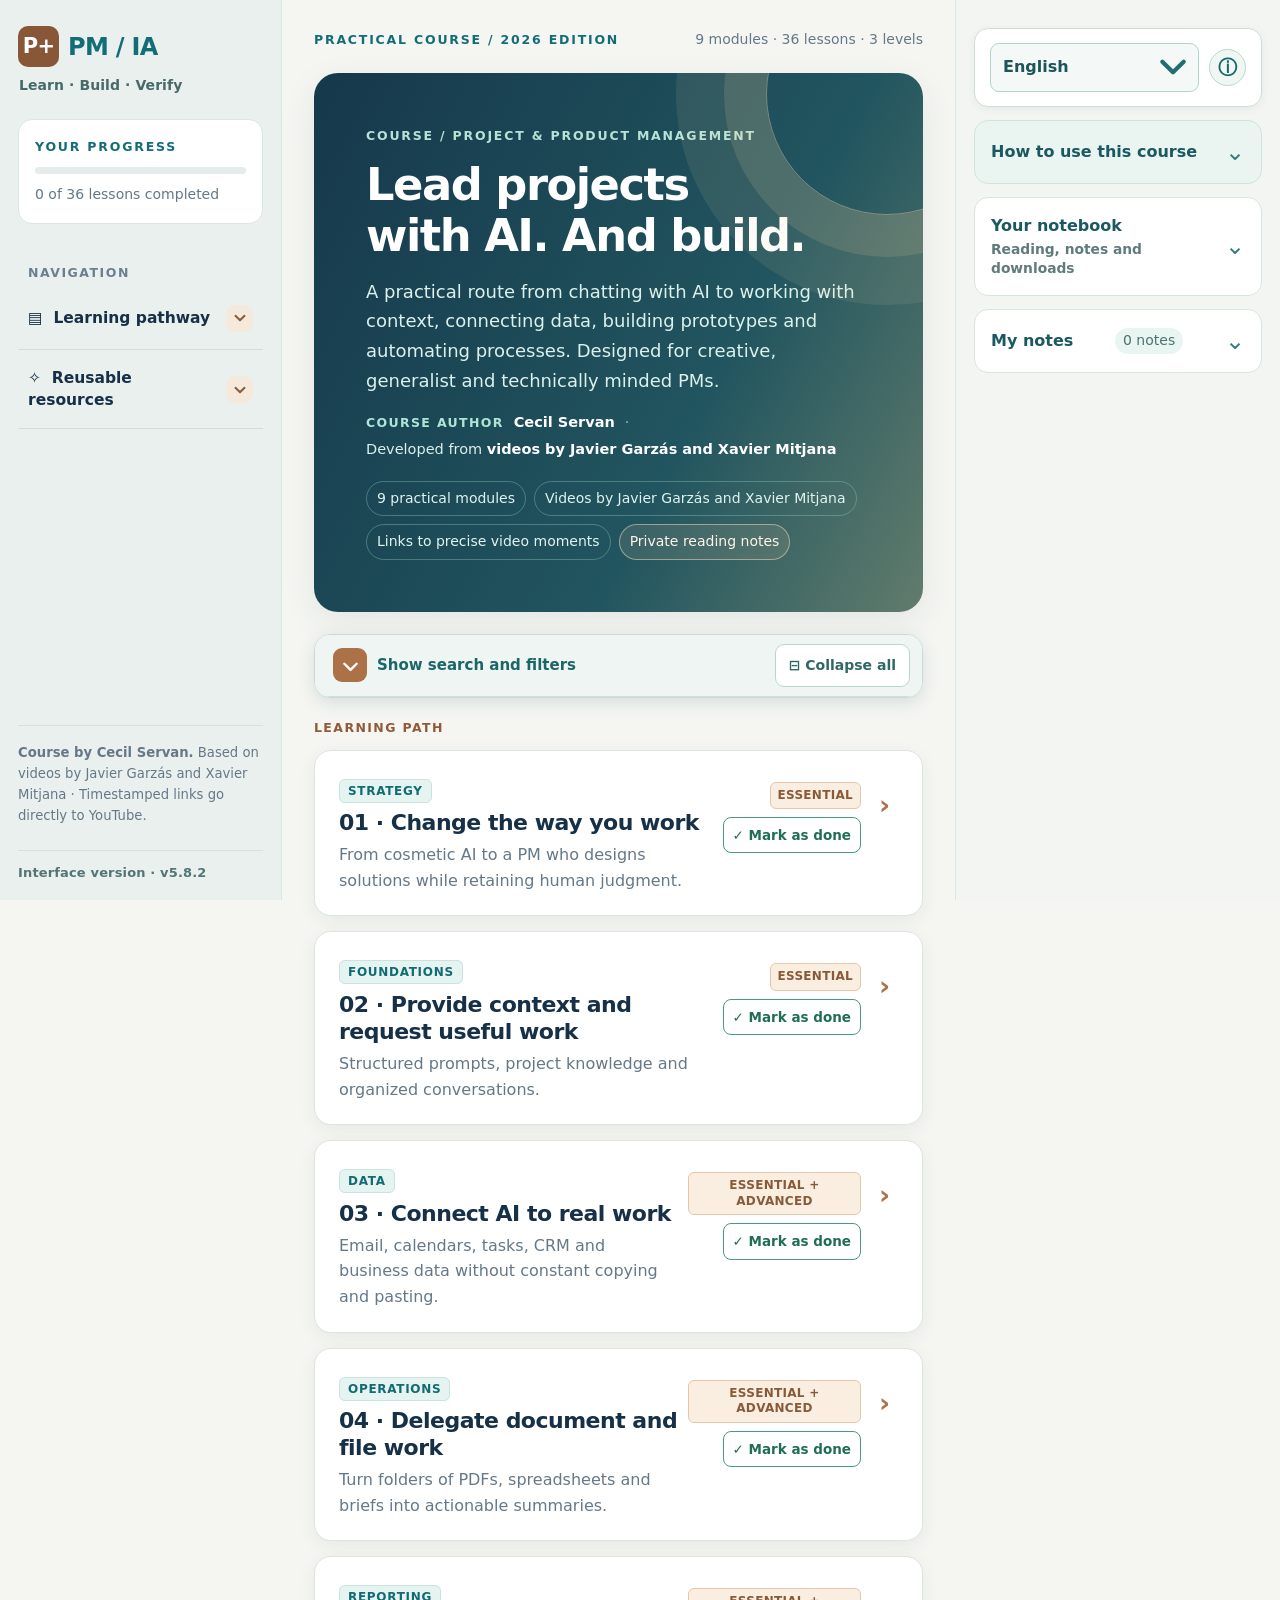
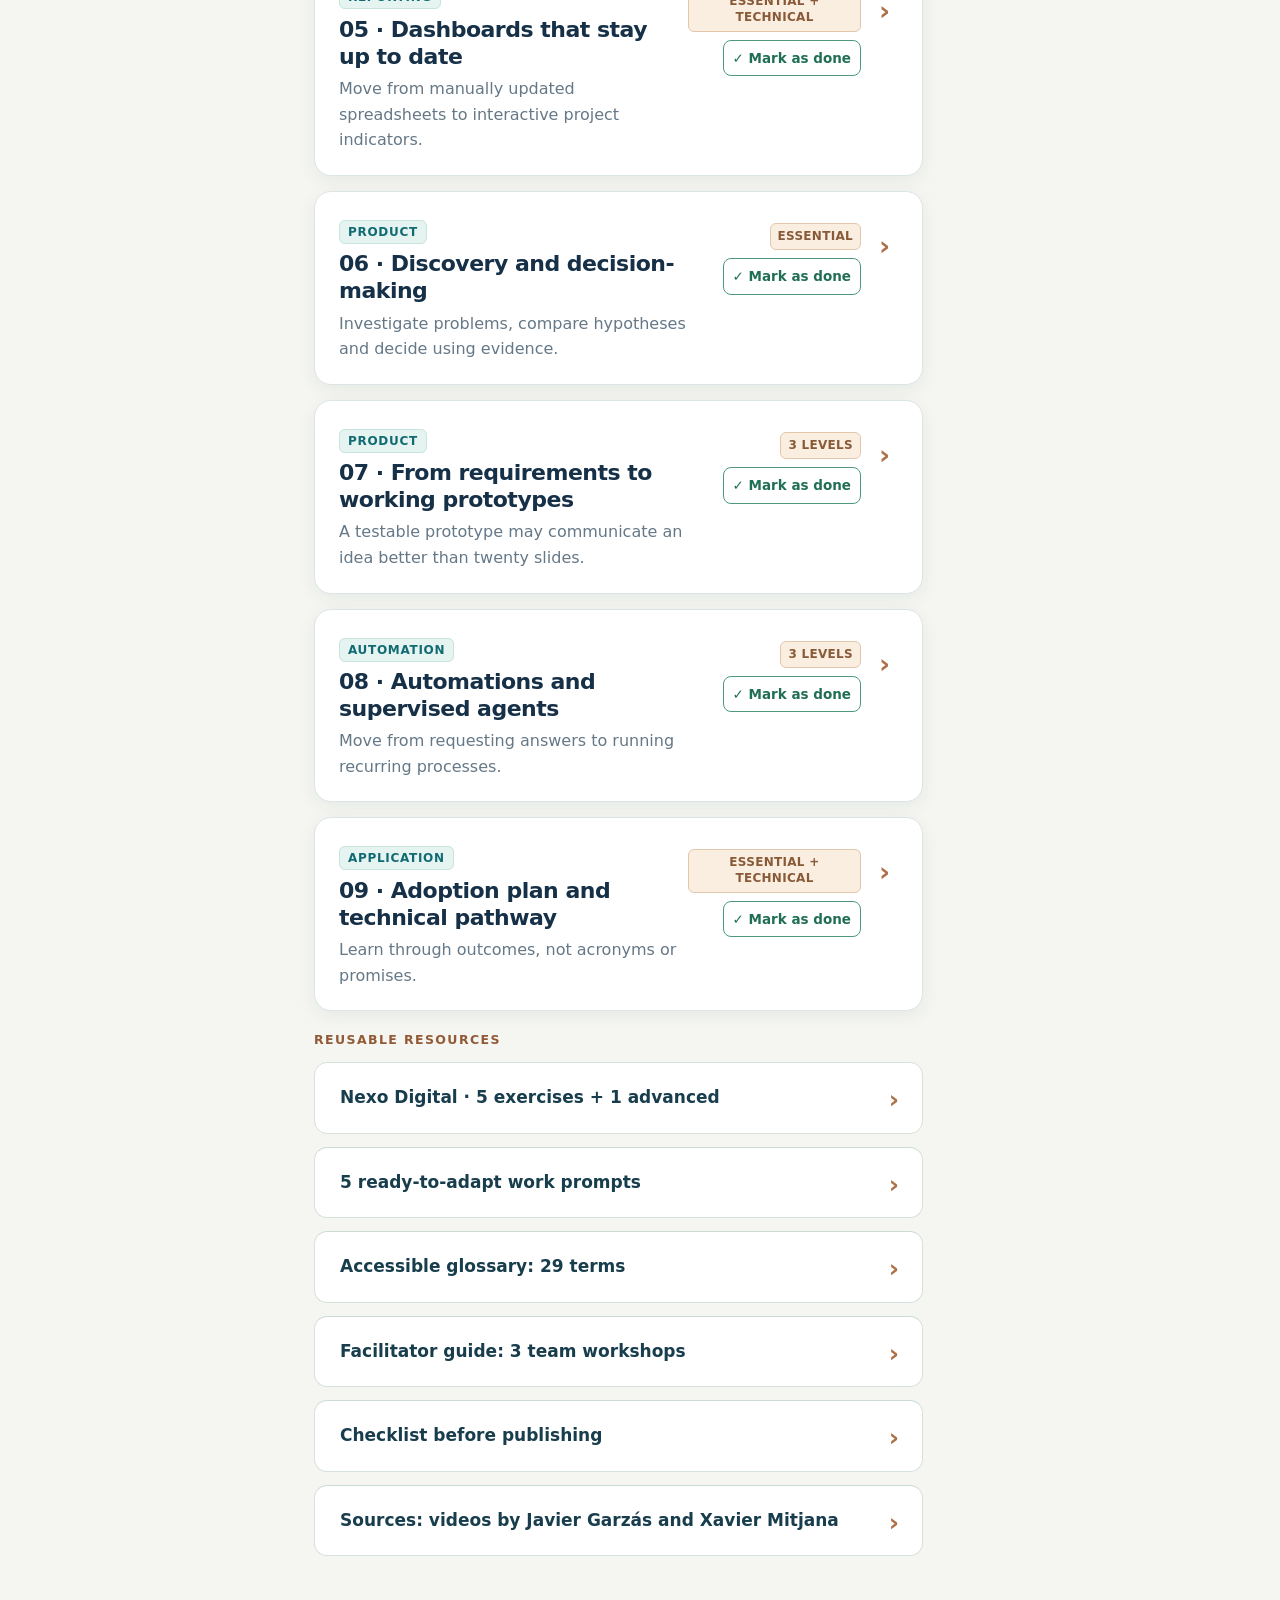
<file: en.html>
<!doctype html>
<!-- v5.1: global multilingual highlights -->
<html lang="en"><head><meta charset="utf-8"><meta name="viewport" content="width=device-width, initial-scale=1">
<meta name="description" content="An interactive course by Cecil Servan: 9 modules, 36 lessons and the Nexo Digital laboratory. Based on videos by Javier Garzás and Xavier Mitjana.">
<meta name="author" content="Cecil Servan">
<title>Project &amp; Product Management with AI | Interactive course</title>

<!-- Static social-sharing metadata: readable without running JavaScript. -->
<link rel="canonical" href="https://curso-pm-ia.vercel.app/en.html">
<meta property="og:type" content="website">
<meta property="og:site_name" content="PM/IA · Cecil Servan">
<meta property="og:locale" content="en_US">
<meta property="og:locale:alternate" content="es_ES"><meta property="og:locale:alternate" content="ca_ES">
<meta property="og:url" content="https://curso-pm-ia.vercel.app/en.html">
<meta property="og:title" content="Project &amp; Product Management with AI | Interactive course">
<meta property="og:description" content="An interactive course by Cecil Servan: 9 modules, 36 lessons and the Nexo Digital laboratory. Based on videos by Javier Garzás and Xavier Mitjana.">
<meta property="og:image" content="https://curso-pm-ia.vercel.app/assets/og-en.jpg">
<meta property="og:image:secure_url" content="https://curso-pm-ia.vercel.app/assets/og-en.jpg">
<meta property="og:image:type" content="image/jpeg">
<meta property="og:image:width" content="1200">
<meta property="og:image:height" content="630">
<meta property="og:image:alt" content="Interactive Project &amp; Product Management with AI course. P+ PM/IA logo and 9 modules, 36 lessons, 59 key moments.">
<meta name="twitter:card" content="summary_large_image">
<meta name="twitter:title" content="Project &amp; Product Management with AI | Interactive course">
<meta name="twitter:description" content="An interactive course by Cecil Servan: 9 modules, 36 lessons and the Nexo Digital laboratory. Based on videos by Javier Garzás and Xavier Mitjana.">
<meta name="twitter:image" content="https://curso-pm-ia.vercel.app/assets/og-en.jpg">
<link rel="icon" type="image/x-icon" href="/assets/favicon.ico">
<link rel="icon" type="image/png" sizes="512x512" href="/assets/favicon.png">
<link rel="apple-touch-icon" sizes="180x180" href="/assets/apple-touch-icon.png">
<meta name="theme-color" content="#07564f">
<link rel="alternate" hreflang="es" href="https://curso-pm-ia.vercel.app/">
<link rel="alternate" hreflang="en" href="https://curso-pm-ia.vercel.app/en.html">
<link rel="alternate" hreflang="ca" href="https://curso-pm-ia.vercel.app/ca.html">

<style>
:root{color-scheme:light;--ink:#163047;--muted:#657887;--blue:#315d7c;--teal:#136d77;--coral:#ce684c;--bg:#f5f6f2;--paper:#fff;--pale:#eaf2f2;--edge:#dce5e5;--sun:#fff0d6;--shadow:0 10px 34px rgba(18,47,60,.08)}*{box-sizing:border-box}html{scroll-behavior:smooth}body{margin:0;background:var(--bg);color:var(--ink);font:15px/1.58 system-ui,-apple-system,BlinkMacSystemFont,"Segoe UI",sans-serif}button,input,select,textarea{font:inherit}button{cursor:pointer}button:focus-visible,input:focus-visible,textarea:focus-visible,a:focus-visible{outline:3px solid #ed8a61;outline-offset:2px}a{color:#116878}a:hover{text-decoration:underline}h1,h2,h3,h4,p{margin-top:0}h1{font-size:clamp(30px,3.2vw,48px);line-height:1.14;letter-spacing:-1.5px;margin:13px 0 16px;font-weight:780}h2{font-size:23px;line-height:1.23;letter-spacing:-.5px}h3{font-size:16px;line-height:1.3}small{color:var(--muted)}.layout{display:grid;grid-template-columns:265px minmax(0,1fr) 292px;min-height:100vh;max-width:1680px;margin:auto}.nav{background:#eaf0ee;min-height:100vh;border-right:1px solid var(--edge);position:sticky;top:0;height:100vh;overflow-y:auto;padding:26px 17px}.logo{display:flex;gap:9px;align-items:center;color:var(--teal);font-weight:800;font-size:21px;letter-spacing:-.7px}.logo .mark{display:grid;place-items:center;width:34px;height:34px;border-radius:10px;background:var(--ink);color:#fff;font-weight:800}.kicker{font-size:11px;letter-spacing:1.8px;font-weight:800;color:var(--teal);text-transform:uppercase}.muted{color:var(--muted)}.progress-wrap{background:#fff;border:1px solid var(--edge);border-radius:14px;padding:14px;margin:24px 0 19px}.progress-track{height:7px;background:#e5eceb;border-radius:10px;overflow:hidden;margin:10px 0 5px}.progress-fill{height:100%;width:0%;background:var(--teal);transition:width .2s}.sidenav{display:flex;flex-direction:column;gap:4px}.sidenav button{width:100%;text-align:left;border:0;background:transparent;padding:10px 12px;border-radius:9px;font-size:12.6px;color:var(--ink);display:flex;align-items:center;gap:10px}.sidenav button:hover,.sidenav button.active{background:white}.num{font-weight:800;color:var(--teal);font-variant-numeric:tabular-nums}.num.done{color:#31916b}.nav-foot{font-size:12px;color:var(--muted);margin-top:24px;border-top:1px solid #d6e0df;padding-top:16px}.main{min-width:0;padding:28px 32px 80px}.topline{display:flex;justify-content:space-between;align-items:center;gap:14px}.topline .mini{font-size:12px;color:var(--muted)}.hero{background:linear-gradient(124deg,#173a4e 0%,#205466 63%,#337c7b 100%);color:white;border-radius:24px;padding:clamp(24px,4.5vw,52px);box-shadow:var(--shadow);margin:21px 0 22px;position:relative;overflow:hidden}.hero:after{content:"";position:absolute;width:240px;height:240px;border:1px solid #8bd5c355;border-radius:50%;right:-85px;top:-100px;box-shadow:0 0 0 42px #8bd5c313,0 0 0 90px #8bd5c310;pointer-events:none}.hero .kicker{color:#b7e3d7}.hero p{max-width:630px;color:#dcf1eb;margin:0}.hero-tags{display:flex;flex-wrap:wrap;gap:8px;margin-top:20px}.hero-tags span{border:1px solid #8ac9be66;border-radius:20px;font-size:12px;padding:5px 10px;color:#e1f3ef}.toolbar{background:var(--paper);border:1px solid var(--edge);border-radius:16px;padding:14px;box-shadow:var(--shadow);margin-bottom:19px;position:sticky;top:12px;z-index:9}.toolbar .searchline{display:flex;gap:9px;align-items:center}.search{width:100%;min-width:0;background:#f8faf9;border:1px solid var(--edge);border-radius:9px;padding:10px 13px;color:var(--ink)}.filter-row{display:flex;gap:6px;flex-wrap:wrap;margin-top:12px;align-items:center}.chip{border:1px solid var(--edge);background:#fff;color:#506979;padding:5px 11px;border-radius:99px;font-size:12px}.chip.active{background:var(--ink);color:white;border-color:var(--ink)}.filter-row .separator{width:1px;height:20px;background:var(--edge);margin:0 4px}.lightbutton{border:1px solid var(--edge);background:white;color:var(--ink);padding:8px 12px;border-radius:9px;font-size:12px}.lightbutton:hover{background:#f0f5f4}.primary{border:0;background:var(--teal);color:white;padding:9px 14px;border-radius:9px;font-weight:700;font-size:13px}.primary:hover{background:#0d5660}.secondary{border:1px solid #8ebbb9;background:#e5f2ef;color:#1b6569;padding:9px 12px;border-radius:9px;font-weight:700;font-size:12px}.section-cap{font-size:11px;font-weight:800;letter-spacing:1.4px;text-transform:uppercase;color:var(--teal);margin-bottom:12px}.module{background:white;border:1px solid var(--edge);border-radius:17px;margin-bottom:15px;overflow:hidden;box-shadow:0 5px 18px #152c3610;scroll-margin-top:145px}.module summary{list-style:none;padding:22px 22px 20px;cursor:pointer;display:grid;grid-template-columns:1fr auto;gap:15px;align-items:center}.module summary::-webkit-details-marker{display:none}.module summary:hover{background:#fcfdfc}.module-headline h2{margin:6px 0}.module summary p{font-size:13px;color:var(--muted);margin:0}.topic-pill{background:#e7f0ef;color:var(--teal);padding:4px 8px;border-radius:6px;font-size:10px;font-weight:800;text-transform:uppercase;letter-spacing:.7px}.chevron{font-size:24px;font-weight:300;color:var(--teal);transition:transform .2s}.module[open] .chevron{transform:rotate(90deg)}.module-inner{border-top:1px solid var(--edge);padding:22px}.objective{background:#eef6f4;border-left:3px solid var(--teal);border-radius:5px;padding:12px 14px;font-size:13px;margin:0 0 18px}.lesson{padding:17px 0;border-bottom:1px solid #e6eceb}.lesson:first-of-type{padding-top:2px}.lesson:last-of-type{border-bottom:0}.lesson-top{display:flex;align-items:center;gap:9px;flex-wrap:wrap;margin-bottom:7px}.lesson-top h3{margin:0;flex:1;min-width:210px}.tag-adv{font-size:10px;background:#fff0e3;color:#9a4929;border-radius:5px;padding:3px 7px;font-weight:800}.tag-base{font-size:10px;background:#e7f5f0;color:#247b66;border-radius:5px;padding:3px 7px;font-weight:800}.done-label{font-size:12px;white-space:nowrap;display:flex;align-items:center;gap:4px;color:#52716f;cursor:pointer}.done-label input{accent-color:var(--teal)}.hl-block{position:relative;margin:7px 0;color:#3d5261;font-size:13.8px;line-height:1.75;overflow-wrap:anywhere}.hl-block.action{background:#f7f9f8;padding:11px 12px;border-radius:8px;margin-top:11px}.hl-block.action:before{content:"EN LA PRÁCTICA · ";font-size:10px;letter-spacing:.5px;font-weight:800;color:var(--teal)}.video-links{display:flex;flex-wrap:wrap;gap:8px;margin-top:10px}.video-links a{font-size:11.7px;color:var(--teal);background:#eef7f6;text-decoration:none;border:1px solid #d5e9e5;border-radius:8px;padding:4px 8px;font-weight:650}.video-links a:hover{background:#d7eeea}.exercise{margin-top:18px;border:1px solid #e1e8e7;background:#fbfcfb;border-radius:10px;padding:17px}.exercise h3{margin:0 0 8px;color:var(--teal)}.exercise ol{padding-left:20px;margin:6px 0 10px;font-size:13px}.exercise li{margin-bottom:5px}.outcome{font-size:13px;font-weight:700;color:#385c59}.warning{background:#fffaed;padding:12px 13px;border-radius:8px;font-size:12.8px;margin:12px 0 0;color:#7b5835}.sidebar{padding:28px 18px;background:#f3f5f2;position:sticky;height:100vh;top:0;overflow-y:auto;border-left:1px solid var(--edge)}.side-card{background:white;border:1px solid var(--edge);border-radius:14px;padding:16px;margin-bottom:16px}.side-card h3{margin-bottom:9px}.side-card p,.side-card li{font-size:12.5px;color:#5d7180}.side-card ul{padding-left:18px}.export-actions{display:grid;grid-template-columns:1fr 1fr;gap:7px}.export-actions button{font-size:12px;padding:8px 6px;border:1px solid #cadaD8;background:#eff5f3;border-radius:8px;color:var(--teal);font-weight:800}.export-actions button:hover{background:#d9ebe7}.note-item{padding:10px 0;border-top:1px solid var(--edge);font-size:12px}.note-item blockquote{border-left:3px solid #f4bb70;padding-left:9px;margin:6px 0;color:#495963;max-height:80px;overflow:hidden}.note-item .buttons{display:flex;gap:9px;margin-top:6px}.note-item button{border:0;background:transparent;color:var(--teal);font-size:11px;padding:0}.danger{color:#b14e42!important}.empty{font-size:12px;color:var(--muted)}.misc{margin-top:18px}.misc details{background:white;border:1px solid var(--edge);border-radius:13px;margin-top:10px;padding:16px 19px}.misc details summary{font-weight:800;cursor:pointer}.misc details .content{padding-top:15px}.prompt{border-bottom:1px solid var(--edge);padding:12px 0}.prompt strong{color:var(--teal);font-size:13px}.prompt p{white-space:pre-wrap;color:#405563;font-size:13px}.prompt button{margin-bottom:8px}.gloss{display:grid;grid-template-columns:repeat(2,minmax(0,1fr));gap:8px}.term{padding:10px;background:#f6faf9;border-radius:8px;font-size:12px}.term strong{display:block;color:var(--teal)}.source-index{font-size:13px;display:grid;gap:8px}.source-index a{font-weight:650}.selected-tools{display:flex;gap:8px;margin-top:8px;align-items:center}.selected-tools[hidden]{display:none!important}mark.hl{background:#ffe29c;color:inherit;border-radius:3px;box-decoration-break:clone;cursor:pointer;padding:0 1px}mark.hl:hover{background:#ffcb6c}.selection-banner{position:fixed;bottom:20px;left:50%;transform:translateX(-50%);z-index:40;background:#133d4f;color:white;border-radius:12px;box-shadow:0 10px 40px #1b3d4f38;padding:9px 12px;display:flex;gap:11px;align-items:center;font-size:12px;max-width:90vw}.selection-banner[hidden]{display:none}.selection-banner button{border:0;background:#fff;color:#164456;border-radius:7px;padding:7px 12px;font-weight:750}.modal-backdrop{position:fixed;inset:0;background:#102b3e99;z-index:100;display:flex;align-items:center;justify-content:center;padding:18px}.modal-backdrop[hidden]{display:none}.dialog{width:min(560px,100%);background:white;border-radius:16px;padding:25px;box-shadow:0 20px 65px #072a3855}.dialog h2{font-size:21px}.dialog .quote{padding:12px;background:#fff5dd;border-radius:8px;margin-bottom:13px;max-height:130px;overflow:auto;font-size:13px;white-space:pre-wrap}.dialog textarea{width:100%;height:110px;padding:10px;border-radius:9px;border:1px solid var(--edge);resize:vertical}.dialog-actions{display:flex;justify-content:flex-end;gap:10px;margin-top:13px}.toast{position:fixed;bottom:16px;right:16px;background:var(--ink);color:white;padding:10px 17px;border-radius:9px;font-size:13px;z-index:110;box-shadow:var(--shadow)}.toast[hidden]{display:none}.kbd{display:inline-block;border:1px solid #d5e0e1;border-radius:5px;font-size:10px;padding:0 4px;color:var(--muted)}.mutednote{font-size:11.5px;color:var(--muted)}@media(max-width:1190px){.layout{grid-template-columns:215px minmax(0,1fr)}.sidebar{position:relative;height:auto;grid-column:2;padding:0 30px 25px;border-left:0;background:transparent}.main{padding:24px 28px 40px}.side-card{max-width:100%}.nav{width:215px}}@media(max-width:780px){.layout{display:block}.nav{position:relative;width:auto;height:auto;min-height:0;padding:15px}.sidenav{display:none}.nav-foot{display:none}.progress-wrap{margin:10px 0 0}.main{padding:12px 14px 35px}.sidebar{padding:0 14px 24px}.hero{border-radius:16px;padding:27px}.toolbar{top:2px}.module summary{padding:17px}.module-inner{padding:15px}.gloss{grid-template-columns:1fr}.topline{flex-wrap:wrap}.selection-banner{bottom:8px;width:calc(100% - 16px);justify-content:space-between}}@media print{body{background:white;color:#111}.nav,.toolbar,.sidebar,.selection-banner,.modal-backdrop,.topline{display:none!important}.layout{display:block}.main{padding:0}.hero{background:white;color:#111;border:0;box-shadow:none;padding:5px}.hero p{color:#333}.hero-tags{display:none}.module{box-shadow:none;break-inside:avoid;border:1px solid #aaa}.module-inner{display:block!important}.module:not([open]) .module-inner{display:block!important}.module summary{padding:8px}.lesson{break-inside:avoid}.misc details{break-inside:avoid}a{color:#111}}

/* V2 interface — warm complementary accent and stronger information hierarchy */
:root{--orange:#bd6731;--orange-light:#fff3e7;--green-light:#eaf6f0;--orange-edge:#f0d6bb;--success:#288368;--nav-rule:#cfdedc}
.hero{background:linear-gradient(115deg,#143648 0%,#215b65 62%,#7d6a55 100%)}
.hero-tags span:last-child{border-color:#f0c5a2;color:#ffe5cf}
.nav-heading{font-size:10px;letter-spacing:1.5px;font-weight:850;color:#6a8090;margin:23px 10px 10px}
.sidenav{gap:0}.sidenav .nav-group{border-bottom:1px solid var(--nav-rule);padding-bottom:5px;margin-bottom:6px}
.nav-group summary{cursor:pointer;display:flex;align-items:center;justify-content:space-between;gap:8px;padding:12px 10px;font-size:14px;font-weight:800;list-style:none;border-radius:9px}
.nav-group summary::-webkit-details-marker{display:none}.nav-group summary:hover{background:white}.nav-count{font-size:11px;color:var(--teal);white-space:nowrap}
.nav-module-list{padding:4px 0 7px 8px}.nav-module-list button{display:grid;grid-template-columns:29px minmax(0,1fr);align-items:start;gap:7px;padding:10px 7px 11px 8px;border-radius:0;border-bottom:1px solid var(--nav-rule);font-size:12.6px;line-height:1.37}
.nav-module-list button:last-child{border-bottom:0}.nav-module-list .num{display:block;line-height:1.37;margin:0;align-self:start}
.sidenav button.nav-primary{font-size:13px;font-weight:700;padding:12px 11px;border-radius:5px;border-bottom:1px solid var(--nav-rule)}
.sidenav button.nav-primary span{display:inline-block;width:18px;text-align:center;color:var(--orange);font-size:15px}
.toolbar{padding:0;top:9px;overflow:hidden;border-color:#c7dcd9;scroll-margin-top:13px}
.toolbar-head{display:flex;justify-content:space-between;gap:9px;align-items:center;padding:9px 12px;background:#edf5f3}
.tools-toggle{display:flex;align-items:center;gap:10px;border:0;background:transparent;text-align:left;font-weight:800;color:#115a62;font-size:13px;flex:1;padding:4px 6px}
.tools-toggle #toolArrow{display:grid;place-items:center;background:#115a62;color:white;width:25px;height:25px;border-radius:7px;font-size:20px;line-height:1}
.all-collapse{background:#fff;border-color:#b3ceca;color:#195d63;font-size:12px;font-weight:800;white-space:nowrap}
#toolsBody{padding:15px 17px 13px}#toolsBody[hidden]{display:none!important}.toolbar.compact{box-shadow:0 5px 17px #19465322}
.filter-block{background:#f0f8f6;border:1px solid #e0ecea;border-radius:11px;padding:10px 11px;margin-top:11px}
.filter-block.level-block{background:#fff8ef;border-color:#f4e7d5;margin-top:8px}
.filter-heading{font-size:11px;font-weight:850;color:#1b6569;letter-spacing:1.15px;display:flex;align-items:center;gap:7px}
.level-block .filter-heading{color:var(--orange)}.filter-icon{font-size:15px}
.filter-row{margin-top:7px}.chip.active{background:#185c65;border-color:#185c65}.level-block .chip.active{background:#a65a2d;border-color:#a65a2d}
.tip{display:flex;align-items:flex-start;gap:12px;margin-top:11px;padding:11px 12px;border-radius:10px;background:#fff4e2;border-left:3px solid #d48a3f;font-size:12.8px;color:#634c37}
.tip-light{font-size:20px;line-height:1.2}.tip strong{color:#75472d}
.module{border-width:1.5px}.module summary{grid-template-columns:minmax(0,1fr) auto;align-items:start;gap:10px}.module summary:hover{background:#f5faf9}
.module-head-right{display:flex;align-items:center;gap:9px;align-self:start;padding-top:7px}
.module-level{background:#eaf2f0;border:1px solid #d6e7e2;color:#35666b;border-radius:6px;font-size:10px;line-height:1.2;font-weight:850;letter-spacing:.3px;padding:5px 7px;white-space:nowrap}
.module-done-badge{font-size:10px;font-weight:850;white-space:nowrap;color:#197251;background:#d6f0e4;border-radius:5px;padding:5px}
.module.completed{background:#f1faf5;border:2px solid #5cb38a;box-shadow:0 5px 20px #2a8c5630}
.module.completed summary{background:#e5f5e9}.module.completed .module-inner{background:#f7fcf8;border-color:#c9e8d7}
.module.completed .module-level{background:#daf1e5;border-color:#acd7bf}
.module-controls{display:flex;justify-content:flex-end;margin-bottom:10px}
.module-complete-toggle{font-size:11px;font-weight:800;border:1px solid #90cbb0;background:#edf9f2;border-radius:8px;color:#267852;padding:6px 10px}
.module.completed .module-complete-toggle{background:#c7e9d7}
.module-headline h2{font-size:22px;line-height:1.23}.topic-pill{background:#fff0df;color:#9a5325}
.video-links a{background:#fff4e6;border:1px solid #f1dcc6;color:#985321}
.video-links a:hover{background:#f9e3c5}.exercise{background:#fff7ed;border:1px solid var(--orange-edge)}.exercise h3{color:#a55d30;font-size:16px}.outcome{background:#e9f4f1;border-radius:7px;padding:10px 12px;color:#1b675f}
.sidebar{background:#f2f6f3}.side-card{border-color:#d7e5df}.side-card .kicker{color:#9c582c}.usage-card{background:#eaf5f1;border-color:#cde5dd}
.usage-card ul{padding-left:17px;margin-bottom:0}.usage-card li{margin:5px 0;line-height:1.5}
.notebook-title{font-size:16px;margin:6px 0 15px}.notebook-part{border-top:1px solid #e0e7e3;padding:13px 0}
.notebook-part:first-of-type{border:0}.notebook-part h4{font-size:13px;margin:0 0 7px;display:flex;align-items:center;gap:8px;color:#1e5360}
.notebook-part h4 span{font-size:10px;border-radius:5px;background:#fff0df;color:#9a5325;padding:3px 5px}
.notebook-part p{font-size:12px;margin-bottom:10px;line-height:1.5}.download-main{width:100%;background:#155d67;color:white;border:0;padding:11px 7px;border-radius:8px;font-weight:800;font-size:12px}
.download-main:hover{background:#114a53}.download-icon{display:inline-block;font-size:19px;line-height:.6;margin-right:4px}
.export-actions button{font-size:11px;padding:8px 6px;line-height:1.35}.export-actions button span{font-size:16px;vertical-align:middle;margin-right:3px}
.misc details{scroll-margin-top:125px}
@media(max-width:1190px){.module-headline h2{font-size:19px}.module-head-right{flex-wrap:wrap;justify-content:flex-end}}
@media(max-width:780px){.sidenav{display:flex}.nav{padding:15px}.nav-heading{margin:17px 8px 6px}.nav-module-list{max-height:235px;overflow-y:auto}.toolbar{top:0}.toolbar-head{gap:5px;padding:9px}.tools-toggle{font-size:12px}.all-collapse{font-size:11px;padding:7px}.module summary{grid-template-columns:minmax(0,1fr);gap:4px}.module-head-right{justify-content:flex-end;align-items:center}.module-level{white-space:normal;text-align:center}.module-headline h2{font-size:20px}.toolbar .searchline{flex-wrap:nowrap}}

/* V3: visual hierarchy, contrasting warm rose and accessible collapsing states */
:root{--rose:#ad7148;--rose-deep:#875737;--rose-soft:#faf1e9;--rose-border:#e7d1bd;--teal-soft:#e5f4f1}
.logo .mark{background:var(--rose-deep)}
.progress-fill{background:linear-gradient(90deg,#13737b 0%,var(--rose) 100%)}
.hero{background:linear-gradient(116deg,#173b4e 0%,#255c66 56%,#976b4c 100%)}
.hero:after{border-color:#ffe9d655;box-shadow:0 0 0 42px #e7c8ad22,0 0 0 90px #e7c8ad1c}
.hero-tags span:last-child{border-color:#e5c9b2;color:#f9e9d7}
.nav-group>summary .nav-arrow{width:31px;height:31px;border-radius:9px;background:#f8eee2;color:var(--rose-deep);display:grid;place-items:center;font-size:32px;line-height:1;font-weight:700;transition:transform .16s;flex:none;transform:rotate(0deg)}
.nav-group[open]>summary .nav-arrow{transform:rotate(90deg)}
.nav-group>summary:hover{background:#fcf8f2}
.sidenav button.nav-primary span{color:var(--rose)}
.section-cap{color:var(--rose)}
.toolbar-head{background:#f6f0e8;border-bottom:1px solid var(--rose-border)}
.tools-toggle{color:var(--rose-deep)}
.tools-toggle #toolArrow{display:grid;place-items:center;background:var(--rose);color:white;width:34px;height:34px;border-radius:9px;flex:none;padding:0}
.tools-toggle #toolArrow svg{display:block;transition:transform .16s}
.toolbar.compact #toolArrow svg{transform:rotate(180deg)}
.all-collapse{border:1px solid var(--rose-border);color:var(--rose-deep);background:#fff}
.all-collapse:hover{background:#faf1e8}
.filter-block{background:#eff8f6}.filter-block.level-block{background:#fbf3e9;border-color:var(--rose-border)}
.level-block .filter-heading{color:var(--rose-deep)}
.level-block .chip.active{background:var(--rose);border-color:var(--rose)}
.level-block .chip:not(.active){color:#826044;border-color:#e8d2c1;background:#fffaf5}
.tip{background:#fbf3e9;border-left-color:var(--rose)}.tip strong{color:var(--rose-deep)}
.module-head-right{display:grid;grid-template-columns:minmax(0,auto) 27px;gap:10px;justify-items:end;align-items:start}
.module-level-col{display:flex;flex-direction:column;gap:8px;align-items:flex-end;min-width:0}
.module-level{background:var(--rose-soft)!important;color:var(--rose-deep)!important;border:1px solid var(--rose-border)!important;font-size:10px;max-width:173px;text-align:center}
.module-complete-toggle{display:block;font-size:10.6px;font-weight:800;line-height:1.15;border:1px solid var(--rose-border);background:#fffaf6;color:var(--rose-deep);border-radius:8px;padding:8px 9px;white-space:nowrap}
.module-complete-toggle:hover{background:#fbdce4}
.module.completed .module-complete-toggle{background:#ccebdc;color:#176347;border-color:#9fceb5}
.module-done-badge{grid-column:1;grid-row:2;margin:0 3px}
.module-head-right .chevron{grid-column:2;grid-row:1;justify-self:center;font-size:27px;font-weight:600;color:var(--rose)}
.topic-pill{background:var(--teal-soft)!important;color:#126572!important;border:1px solid #c8e5df}
.lesson{margin:9px -8px 5px;padding:15px 12px;border-radius:10px;border-bottom:1px solid #e5eae9;transition:background .16s,border .16s}
.lesson.is-done{background:#eaf7f0;border:1.5px solid #a2cfb6;box-shadow:inset 4px 0 0 #238a65;padding-left:12px}
.lesson.is-done h3{color:#1b7659}.lesson.is-done h3:after{content:' ✓';color:#25885d}
.lesson-top{justify-content:space-between}
.tag-adv,.tag-base{background:#f8efe5;color:#805634;border:1px solid #e6d2bc;font-size:10px}
.tag-adv{background:#f5e7d7;color:#805234}
.done-label{color:#7d6656}.done-label input{accent-color:var(--rose)}
.module.completed summary{background:#eaf8ef}.module.completed .module-level{background:#f8eee4!important;border-color:#e0c8b0!important}
.video-links a{color:var(--rose-deep);background:#fcf5ea;border-color:#e9d4c1}.video-links a:hover{background:#f7e5d0}
.exercise{background:#fbf4ea;border-color:#ead8c2}.exercise h3{color:var(--rose-deep)}
.warning{background:#fcf4e8;color:#805637;border-left:3px solid var(--rose)}
.notebook .kicker,.side-card .kicker{color:var(--rose)}
.notebook-part h4 span{background:#f8ecdc;color:var(--rose-deep)}
.notebook-part h4{color:var(--rose-deep)}
.download-main{background:var(--rose-deep)}.download-main:hover{background:var(--rose)}
.export-actions button{background:#fcf4eb;border-color:var(--rose-border);color:var(--rose-deep)}
.misc details{border-color:#dde5e3}
.misc details>summary{font-size:16px;color:#183d4d;position:relative;padding:4px 6px;list-style:none}
.misc details>summary::-webkit-details-marker{display:none}
.misc details>summary:after{content:'›';font-size:25px;color:var(--rose);position:absolute;right:4px;top:0;transform:rotate(0deg)}
.misc details[open]>summary:after{transform:rotate(90deg)}
.misc details[open]{border-left:3px solid var(--rose)}
.aux-intro{padding:13px 15px;background:#eef7f5;color:#36616c;border-left:4px solid #2c8790;border-radius:8px;line-height:1.6;font-size:13.3px}
.workshop-content{display:grid;gap:13px}
.workshop-card{background:#fdf9f3;border:1px solid var(--rose-border);border-radius:12px;padding:16px 18px}
.workshop-meta{display:flex;gap:8px;align-items:center;margin-bottom:9px}
.workshop-number{display:grid;place-items:center;background:var(--rose);color:white;width:32px;height:30px;border-radius:8px;font-weight:900;font-size:12px}
.workshop-duration{font-size:11px;font-weight:850;color:var(--rose-deep);letter-spacing:.8px}
.workshop-card h3{font-size:17px;color:#194e5d;margin-bottom:8px}
.workshop-card p{margin:0 0 10px;font-size:13.5px;line-height:1.65}
.workshop-deliverable{margin:0!important;border-top:1px solid #dfd0be;padding-top:9px;color:#665644}
.rubric-card{padding:13px 16px;border-radius:10px;background:#e7f5f2;border:1px solid #cae4df}
.rubric-card b{font-size:11px;letter-spacing:1px;color:#116b77}.rubric-card p{margin:6px 0 0;line-height:1.55}
.checklist{counter-reset:check;list-style:none;padding:0;display:grid;gap:10px}
.checklist li{position:relative;padding:12px 12px 12px 44px;background:#fcf8f3;border:1px solid #ebddd0;border-radius:9px;font-size:13px}
.checklist li:before{content:'✓';position:absolute;top:10px;left:13px;border:1.6px solid var(--rose);color:var(--rose);border-radius:5px;width:22px;height:22px;display:grid;place-items:center;font-size:12px;font-weight:800}
.term{border-left:3px solid var(--rose-border);background:#f9fbfa}.term strong{font-size:13px;color:var(--rose-deep);margin-bottom:3px}
@media(max-width:1190px){.module-head-right{grid-template-columns:minmax(0,auto) 24px}.module-level{max-width:150px}}
@media(max-width:780px){.module summary{grid-template-columns:minmax(0,1fr);gap:9px}.module-head-right{display:grid;grid-template-columns:minmax(0,1fr) 28px;width:100%;justify-content:end}.module-level-col{align-items:flex-start}.module-done-badge{grid-column:1;grid-row:2;justify-self:start}.module-head-right .chevron{grid-column:2;grid-row:1}.lesson{margin-left:-7px;margin-right:-7px}.toolbar-head{padding:8px}.tools-toggle #toolArrow{width:34px;height:34px}.workshop-card{padding:13px}}

/* V4: warm accent, calm editorial style + accessible interactive states */
:root{--rose:#ad7148;--rose-deep:#875737;--rose-soft:#faf1e9;--rose-border:#e7d1bd;--teal-soft:#e5f4f1;--orange:#ad7148;--orange-edge:#e9d2bb}
.hero{background:linear-gradient(118deg,#16384b 0%,#21555f 63%,#617c6c 100%)}
.hero:after{border-color:#eac8a777;box-shadow:0 0 0 42px #f4cfa022,0 0 0 90px #f4cfa018}
.hero-tags span:last-child{background:#e9cba01f;border-color:#f1d8ba88;color:#fff4e7}
.section-cap{color:#925a36}
.nav-group>summary .nav-arrow{width:27px;height:27px;font-size:unset;transform:none;background:#f4e9db;color:#895b3a}
.nav-group>summary .nav-arrow svg{display:block;transition:transform .16s}
.nav-group[open]>summary .nav-arrow{transform:none}
.nav-group[open]>summary .nav-arrow svg{transform:rotate(180deg)}
.module-complete-toggle,.module:not(.completed) .module-complete-toggle{background:white;border:1.5px solid #4b9b7a;color:#206f55;box-shadow:none}
.module-complete-toggle:hover{background:#eaf7ee;border-color:#2e8c68}
.module.completed .module-complete-toggle{background:#edf8f1;border-color:#64ac87;color:#1b6e4c}
.module-level,.tag-adv,.tag-base{color:#895a38!important;border-color:#e3c7ad!important;background:#faeee1!important}
.module.completed .module-level{background:#faeee1!important;border-color:#e3c7ad!important}
.topic-pill{background:#e5f4f1!important;color:#126b73!important;border:1px solid #c8e4df!important}
.lesson.is-done{padding-top:23px; padding-bottom:19px;margin-top:12px; border-color:#a2cfb6;}
.lesson.is-done:first-of-type{padding-top:23px}
.done-label{color:#326b5d}.done-label input{accent-color:#2a8c69}
.video-links a{background:#fcf4e8;border-color:#e8d7c4;color:#86582e}
.video-links a:hover{background:#f5e5d1}
.toolbar-head{background:#eef5f2;border-bottom:1px solid #d0dfd9}
.tools-toggle{color:#1b6667}.tools-toggle #toolArrow{background:#ad7148;color:white}
.all-collapse{color:#2e6865;border-color:#bad6cb;background:white}.all-collapse:hover{background:#eef6f2}
.level-block .chip.active{background:#a36942;border-color:#a36942;color:white}
.level-block .chip:not(.active){color:#865b3e;border-color:#ebd6c4;background:#fffaf7}
.filter-block.level-block{background:#fcf5ec;border-color:#ecdacb}
.tip{background:#fcf3e7;border-left:3px solid #c38b5d;color:#765d41}.tip strong{color:#885330}
.exercise{background:#fcf7f1;border-color:#e4d5c4}.exercise h3{color:#875737}
.misc details{border-color:#d7e1dc;background:#fff}
.misc details+details{margin-top:13px;border-top:1.5px solid #cbdcd5}
.misc details[open]{border-left:1px solid #d7e1dc}
.misc details>summary{border-bottom:1px solid transparent}
.misc details[open]>summary{border-bottom-color:#dce7e2;padding-bottom:12px}
.workshop-card{background:#fcf9f5;border:1px solid #e8d8c8}
.workshop-deliverable{border-top-color:#e5d3bf;color:#715b49}
.checklist li{background:#fffaf5;border-color:#e9ddcf}
.checklist li:before{border-color:#a86d42;color:#a86d42}
.term{background:#f9fbf9;border-left:2px solid #dfcbb6}.term strong{color:#8e5d3c}
.notebook .kicker,.side-card .kicker{color:#9d663b}
.notebook-part h4 span{background:#f8eada;color:#88593a}
.download-main{background:#16656b}.download-main:hover{background:#12515a}
.export-actions button{background:#eff7f4;color:#1d6c66;border-color:#cbdcd5}
@media(max-width:780px){.nav-group>summary .nav-arrow{width:29px;height:29px}.toolbar.compact{position:sticky;top:0}}
.hero-credit{display:flex;flex-wrap:wrap;gap:5px 10px;align-items:baseline;margin-top:17px;font-size:12.8px;line-height:1.5;color:#dcefeb}.hero-credit strong{font-weight:760;color:#fff}.hero-credit .credit-label{font-size:10.2px;letter-spacing:1.35px;font-weight:850;color:#aee6d6}.hero-credit .credit-sep{opacity:.65}@media(max-width:600px){.hero-credit .credit-sep{display:none}.hero-credit{gap:3px 9px}.hero-credit .credit-label{flex-basis:100%}}

/* V4.2: distinct pedagogical levels and an independent progress dimension */
.filter-block.progress-block{background:#eef7f1;border-color:#d2e5d8;margin-top:8px}
.progress-block .filter-heading{color:#237454}
.progress-block .chip.active{background:#287f62;border-color:#287f62;color:#fff}
.progress-block .chip:not(.active){background:#f9fdf9;color:#376d55;border-color:#c6ddcc}
.lesson .tag-adv{background:#f7e3cc!important;border-color:#dcb997!important;color:#855226!important}
.lesson .tag-tech{display:inline-flex;align-items:center;justify-content:center;letter-spacing:.45px;font-size:10px;font-weight:850;border-radius:5px;padding:5px 8px;white-space:nowrap;background:#996644!important;border:1px solid #996644!important;color:#fff!important}
.lesson .tag-base{background:#fff4e9!important;border-color:#ecd9c4!important;color:#996e4d!important}
</style><style>.language-panel{margin-top:17px;margin-bottom:18px;padding:12px;border-radius:12px;background:white;border:1px solid #cddfda;box-shadow:0 2px 9px #163f4210}.language-panel label{display:flex;align-items:center;gap:7px;font-size:12px;font-weight:850;color:#165e67;margin-bottom:8px}.language-panel select{appearance:auto;background:#f4f9f7;border:1px solid #b5d3ca;border-radius:9px;padding:9px 11px;color:#204a50;font-weight:750;width:100%;min-height:40px}.lang-help{font-size:10.2px;line-height:1.45;color:#647b7c;margin:9px 0 0}.lang-help:empty{display:none}@media(max-width:780px){.language-panel{margin:12px 0 17px}}.hl-block.action:before{content:"IN PRACTICE · "}</style><style>.lang-control{display:flex;align-items:center;gap:9px}.lang-control select{width:100%;min-width:0;flex:1}.hl-linked{background:#e3f5ea!important;box-shadow:inset 0 -2px 0 #3a9a7c}</style><style id="ux-v54">
/* v5.4 · increased legibility, progressive disclosure and reorganized navigation */
:root{--reading-size:18px}
body{font-size:17px;line-height:1.68}
.layout{max-width:1780px}
@media(min-width:1191px){.layout{grid-template-columns:282px minmax(0,1fr) 325px}}
.nav{display:flex;flex-direction:column;gap:0;padding:26px 18px 18px}
.logo{font-size:24px;line-height:1.25}
.logo .mark{width:41px;height:41px;font-size:21px}
.nav-motto{margin:8px 0 2px 1px;font-size:14px;line-height:1.55;color:#476a69;font-weight:650;letter-spacing:.08px}
.nav-heading{font-size:12.5px;margin-top:21px;margin-bottom:9px}
.nav-group summary{font-size:15.5px;line-height:1.38;min-height:52px}
.sidenav .nav-primary{font-size:14.4px;min-height:43px;line-height:1.42}
.nav-module-list button{font-size:14px;line-height:1.5;padding-top:11px;padding-bottom:11px}
.nav-resource-list{padding:4px 1px 9px 8px;display:flex;flex-direction:column;gap:1px}
.nav-resource-list button{padding:11px 8px;border-bottom:1px solid #dfe8e5;min-height:44px}
.nav-resource-list button:last-child{border:0}
.nav-foot{font-size:13.2px;line-height:1.6;margin-top:auto;padding-top:16px}
.interface-version{border-top:1px solid #d6e0df;margin-top:10px;padding-top:12px;color:#527576;font-size:13px;line-height:1.5;font-weight:750;letter-spacing:.15px}
.progress-wrap{margin-top:20px;margin-bottom:17px;padding:16px}
.progress-wrap small{font-size:14px}
.kicker,.section-cap,.filter-heading{font-size:12.5px}
.hero .kicker,.hero-credit .credit-label{font-size:12.5px}
.hero p{font-size:18px;line-height:1.65}
.hero-credit{font-size:14.5px}
.hero-tags span{font-size:14px}
.topline .mini{font-size:14px}
h1{font-size:clamp(35px,3.5vw,52px)}
h2{font-size:27px;line-height:1.26}
h3,.lesson-top h3{font-size:20px;line-height:1.38}
.module summary p{font-size:16px;line-height:1.6}
.module summary{padding:24px 24px 22px}
.module-inner{padding:24px 25px}
.module-level,.module-done-badge{font-size:12px;white-space:normal;line-height:1.3}
.module-complete-toggle{font-size:13.5px;line-height:1.35}
.topic-pill{font-size:12px}
.lesson{padding:21px 0}
.hl-block{font-size:var(--reading-size);line-height:1.8;color:#354d59}
.hl-block.action{font-size:17.5px;line-height:1.72;padding:15px 16px}
.hl-block.action:before{font-size:12px;letter-spacing:.4px}
.objective{font-size:16.5px;line-height:1.7;padding:16px 17px}
.exercise{padding:20px}
.exercise ol,.exercise li,.exercise p{font-size:16px;line-height:1.65}
.outcome{font-size:16px;line-height:1.65}
.warning{font-size:15px;line-height:1.65}
.lesson .tag-base,.lesson .tag-adv,.lesson .tag-tech{font-size:12px}
.done-label{font-size:14.5px}
.done-label input{width:18px;height:18px}
.video-links a{font-size:14.2px;line-height:1.55;padding:7px 10px}
.search{font-size:16px;min-height:45px}
.chip{font-size:14px;line-height:1.45;padding:7px 12px}
.lightbutton,.primary,.secondary,.all-collapse{font-size:14px;line-height:1.48;padding:10px 13px}
.tools-toggle{font-size:15px}
.tip{font-size:15px;line-height:1.65}
.prompt strong,.prompt p,.source-index,.term,.misc details .content{font-size:15.5px;line-height:1.65}
.misc details summary{font-size:17px}
.notebook-part p,.side-card p,.side-card li{font-size:15px;line-height:1.65}
.notebook-part h4,.side-card h3{font-size:16.5px}
.export-actions button,.download-main{font-size:14.5px;line-height:1.5}
.note-item,.note-item button,.empty{font-size:14.5px;line-height:1.58}
.mutednote{font-size:13.5px}
.dialog .quote,.dialog label,.dialog textarea{font-size:15.5px!important;line-height:1.6}
.selection-banner,.selection-banner button,.toast{font-size:14.5px}
/* The first right-side card (language) always stays visible. */
.sidebar{padding:28px 18px;background:#f3f5f2}
.language-panel{margin:0 0 13px;padding:14px 15px;border-radius:14px;background:#fff;border:1px solid #cddfda;box-shadow:0 2px 9px #163f4210}
.language-row{display:flex;align-items:center;gap:10px}
.language-row .lang-control{flex:1;min-width:0}
.language-panel select{font-size:16px;min-height:46px;padding:10px 12px;width:100%;color:#1c555a}
.language-info{position:relative;flex:0 0 37px;align-self:center;z-index:20}
.language-info-button{list-style:none;display:grid;place-items:center;border:1px solid #b8d8ce;border-radius:50%;width:37px;height:37px;background:#eef7f2;color:#19666c;font-size:19px;font-weight:800;cursor:pointer;user-select:none;line-height:1}

.language-info-button:focus-visible{outline:3px solid #e88e64;outline-offset:2px}
.language-info-button:focus,.language-info-button:hover{background:#dff1e9;border-color:#8ebfaf}
.language-popover{display:none;position:absolute;z-index:100;right:-3px;top:calc(100% + 10px);width:min(288px,calc(100vw - 35px));background:#fff;border:1px solid #c6ded8;border-radius:11px;box-shadow:0 12px 30px #123b4840;padding:13px 14px}
.language-popover::before{content:"";position:absolute;right:14px;top:-6px;width:10px;height:10px;transform:rotate(45deg);border-top:1px solid #c6ded8;border-left:1px solid #c6ded8;background:#fff}
.language-popover .lang-help{margin:0;font-size:14.3px;line-height:1.6;color:#435f66}
.language-info:hover>.language-popover,.language-info:focus-within>.language-popover{display:block}
/* All right-side information cards start collapsed. */
.side-disclosure{padding:0;overflow:visible;margin-bottom:13px}
.side-disclosure>summary{list-style:none;cursor:pointer;display:flex;align-items:center;justify-content:space-between;gap:10px;padding:17px 16px;min-height:62px;color:#1a5962;line-height:1.4}
.side-disclosure>summary::-webkit-details-marker{display:none}
.side-disclosure>summary:hover,.side-disclosure[open]>summary{background:#f6faf8}
.side-summary-text{display:grid;gap:4px;min-width:0}
.side-summary-label{font-size:16px;font-weight:850;line-height:1.35}
.side-summary-desc{font-size:13.8px;font-weight:550;color:#607b7b;line-height:1.36}
.side-chevron{font-size:24px;flex-shrink:0;line-height:1;color:#377f7f;transition:transform .17s}
.side-disclosure[open] .side-chevron{transform:rotate(180deg)}
.side-disclosure-body{padding:17px 16px 18px;border-top:1px solid var(--edge)}
.side-disclosure-body .notebook-part:first-child{margin-top:0}
.side-note-counter{font-size:14px;color:#4b7470;background:#e9f5f1;border-radius:20px;padding:3px 8px}
.side-disclosure summary:focus-visible{outline:3px solid #e88e64;outline-offset:-3px}
@media(max-width:1190px){.sidebar{padding:0 28px 26px}}
@media(max-width:780px){
  body{font-size:16.5px}
  .nav{padding:17px 16px}
  .sidenav{display:flex}
  .nav-foot{display:block;margin-top:15px}
  .interface-version{display:block}
  .sidebar{padding:0 14px 26px}
  .module summary{padding:18px}
  .module-inner{padding:18px}
  .hl-block{font-size:17px;line-height:1.75}
  .hl-block.action{font-size:16.8px}
  .side-disclosure>summary{min-height:60px}
  .hero p{font-size:17px}
  .filter-row{gap:7px}
}
@media print{
 .nav,.sidebar{display:none!important}
 .module-inner,.side-disclosure-body{display:block!important}
}
</style><style id="ux-v55">/* v5.5 - mobile & portrait tablet native-feeling reading interface */
/* Larger native dropdown chevron in every viewport. */
.language-panel .lang-control{position:relative}
.language-panel select{appearance:none!important;-webkit-appearance:none!important;padding-right:52px!important;cursor:pointer}
.language-panel .language-select-arrow{position:absolute;right:10px;top:50%;transform:translateY(-50%);pointer-events:none;color:#246c70;width:32px;height:32px;stroke-width:3.2}
.mobile-float-controls,.mobile-overlay,.mobile-progress,.mobile-footer{display:none}
.mobile-overlay[hidden],.mobile-float-button[hidden]{display:none!important}
@media (max-width: 780px), (min-width: 781px) and (max-width: 1100px) and (orientation: portrait), (max-width: 1180px) and (max-height: 550px) and (orientation: landscape){
 html{scroll-padding-top:120px}
 body{overflow-x:hidden}
 body.mobile-overlay-open{overflow:hidden!important}
 .layout{display:block!important;max-width:none!important;min-height:100vh}
 .layout>.nav{position:relative!important;top:auto!important;height:auto!important;min-height:0!important;width:auto!important;overflow:visible!important;border:0!important;background:#eaf0ee;display:flex!important;flex-direction:column!important;align-items:flex-start;padding:15px 130px 10px 18px!important;box-shadow:0 1px 0 #dce8e3;z-index:1}
 .nav .logo{font-size:23px;gap:8px;white-space:nowrap;min-height:42px}
 .nav .logo .mark{width:43px;height:43px;flex-shrink:0}
 .nav-motto{margin:5px 0 0 1px;font-size:13px;line-height:1.4;letter-spacing:0;max-width:230px}
 .nav>.progress-wrap,.nav>.nav-heading,.nav>.sidenav,.nav>.nav-foot,.nav>.interface-version{display:none!important}
 .layout>.main{width:100%;max-width:980px!important;margin:0 auto!important;padding:9px 16px 65px!important;min-height:0!important}
 .layout>.sidebar{display:none!important}
 .topline{margin:0!important;gap:4px;flex-wrap:wrap;justify-content:flex-start}
 .topline .kicker{font-size:12.5px;line-height:1.6}
 .topline .mini{font-size:13px;line-height:1.5}
 .hero{margin:11px 0 21px!important;border-radius:16px!important;padding:clamp(23px,4vw,42px)!important}
 .hero h1{font-size:clamp(32px,5.3vw,50px)!important}
 .hero p{font-size:17.5px;line-height:1.7}
 .hero-credit{font-size:14px}
 .hero-tags span{font-size:13px}
 .layout .main>#toolsPanel{display:none!important}
 .main>.mobile-progress{display:flex!important;position:sticky;top:calc(env(safe-area-inset-top) + 68px);z-index:48;align-items:center;gap:15px;background:#f5faf8f5;border:1px solid #c8dcd5;border-radius:13px;box-shadow:0 7px 22px #163e451a;backdrop-filter:blur(12px);-webkit-backdrop-filter:blur(12px);padding:11px 13px;margin:20px 0 14px;min-height:49px}
 .mobile-progress-track{height:9px;min-width:0;flex:1;background:#d9e9e1;border-radius:30px;overflow:hidden}
 .mobile-progress-fill{height:100%;background:linear-gradient(90deg,#1b7771,#3da882);width:0;transition:width .25s ease;border-radius:30px}
 .mobile-progress-count{font-size:15.5px;letter-spacing:.4px;font-weight:850;white-space:nowrap;color:#155f62;font-variant-numeric:tabular-nums}
 .main>.section-cap{font-size:14px;margin-top:8px;margin-bottom:13px}
 .module{scroll-margin-top:138px}
 .misc details{scroll-margin-top:140px}
 .mobile-float-controls{display:flex!important;position:fixed;top:calc(env(safe-area-inset-top) + 11px);right:calc(env(safe-area-inset-right) + 12px);gap:8px;align-items:center;z-index:140;padding:4px;border-radius:16px;background:#f8fbf9e5;border:1px solid #c5d9d3;box-shadow:0 7px 20px #184a4a24;backdrop-filter:blur(12px);-webkit-backdrop-filter:blur(12px)}
 .mobile-float-button{display:grid;place-items:center;width:46px;height:46px;padding:0;border:1px solid transparent;border-radius:12px;background:transparent;color:#12686e;touch-action:manipulation}
 .mobile-float-button:hover,.mobile-float-button:focus-visible,.mobile-float-button[aria-expanded=true]{background:#e3f2ed;border-color:#accdc1}
 .mobile-float-button svg{width:26px;height:26px;stroke-width:2.1}
 .mobile-float-button.fold-button{background:#fff7ed;color:#995b36;border-color:#efd5bd}
 .mobile-float-button.fold-button svg{width:28px;height:28px}
 .mobile-float-button.fold-button[hidden]{display:none!important}
 .mobile-overlay{position:fixed;inset:0;z-index:180;background:#f4f7f4;display:flex;flex-direction:column;height:100vh;height:100dvh;max-height:100dvh;overflow:hidden}
 .mobile-overlay[hidden]{display:none!important}
 .mobile-overlay-header{display:flex;align-items:center;justify-content:space-between;gap:15px;flex-shrink:0;background:#e8f1ec;border-bottom:1px solid #ccded4;padding:calc(env(safe-area-inset-top) + 12px) calc(env(safe-area-inset-right) + 17px) 13px calc(env(safe-area-inset-left) + 17px);min-height:67px}
 .mobile-overlay-heading{display:flex;align-items:center;gap:10px;font-size:19px;font-weight:850;color:#15515c;line-height:1.2}
 .mobile-overlay-heading svg{width:24px;height:24px;stroke-width:2.2;color:#226f6d}
 .mobile-overlay-close{display:grid;place-items:center;width:47px;height:47px;flex-shrink:0;background:#fff;border:1px solid #bbd4ce;border-radius:13px;color:#235e64;font-size:29px;line-height:1;cursor:pointer}
 .mobile-overlay-scroll{flex:1;overflow-y:auto;overscroll-behavior:contain;-webkit-overflow-scrolling:touch;padding:16px max(16px,env(safe-area-inset-right)) calc(30px + env(safe-area-inset-bottom)) max(16px,env(safe-area-inset-left));width:100%}
 .mobile-overlay-inner{max-width:760px;margin:0 auto;display:grid;gap:14px}
 .mobile-overlay .language-panel{margin:0!important;background:#fff}
 .mobile-overlay .language-panel select{font-size:18px;min-height:54px}
 .mobile-overlay .language-row{gap:12px}
 .mobile-overlay .language-info summary{width:44px;height:44px;font-size:22px}
 .mobile-overlay .language-select-arrow{width:34px;height:34px}
 .mobile-overlay #toolsPanel{display:block!important;position:static!important;top:auto!important;z-index:auto!important;box-shadow:none!important;margin:0!important;width:100%;padding:0!important;border-radius:14px!important;overflow:hidden;background:white}
 .mobile-overlay #toolsPanel .toolbar-head{padding:11px 13px}
 .mobile-overlay #toolsPanel #toolsBody{padding:14px}
 .mobile-overlay .toolbar #collapseAll{display:none!important}
 .mobile-overlay .sidenav{display:flex!important;flex-direction:column;gap:8px;width:100%;padding:10px;background:#fff;border:1px solid #d6e2dd;border-radius:14px}
 .mobile-overlay .nav-group>summary{min-height:55px}
 .mobile-overlay .nav-module-list button{min-height:45px}
 .mobile-overlay .nav-resource-list button{min-height:44px}
 .mobile-overlay .side-disclosure{width:100%;margin:0!important;max-width:none}
 .mobile-overlay .side-disclosure summary{min-height:70px}
 .mobile-overlay .side-disclosure-body{padding:18px}
 .mobile-overlay .side-summary-label{font-size:17.5px}
 .mobile-overlay .side-chevron{font-size:30px}
 .mobile-footer{display:flex!important;flex-direction:column;gap:7px;margin:8px auto 0;padding:18px 17px calc(24px + env(safe-area-inset-bottom));background:#eaf0ed;border-top:1px solid #d0dfd8;color:#516b69;width:100%;align-items:center;text-align:center}
 .mobile-footer>.nav-foot,.mobile-footer>.interface-version{display:block!important;border:0!important;margin:0!important;padding:0!important;font-size:13.4px;line-height:1.6;max-width:680px}
 .mobile-footer>.interface-version{font-size:12.9px;font-weight:800;color:#216a69;margin-top:5px!important}
}
@media (max-width:430px){
 .layout>.main{padding:9px 13px 58px!important}
 .layout>.nav{padding-left:14px!important;padding-right:119px!important}
 .nav .logo{font-size:20px;gap:6px}
 .nav .logo .mark{width:39px;height:39px;font-size:19px}
 .mobile-float-controls{gap:3px;right:8px;padding:3px}
 .mobile-float-button{width:42px;height:43px}
 .mobile-progress-count{font-size:15px}
}
@media (max-height:440px) and (orientation:landscape){
 .mobile-float-controls{top:calc(env(safe-area-inset-top) + 5px)}
 .mobile-float-button{height:39px;width:43px}
 .mobile-overlay-header{min-height:50px;padding-top:calc(env(safe-area-inset-top) + 5px);padding-bottom:5px}
 .mobile-overlay-close{width:40px;height:40px}
 .main>.mobile-progress{top:calc(env(safe-area-inset-top) + 50px)}
}
@media print{.mobile-float-controls,.mobile-overlay,.mobile-progress,.mobile-footer{display:none!important}}

/* v5.4 live build: button-based language help. */
@media (max-width:780px), (min-width:781px) and (max-width:1100px) and (orientation:portrait), (max-width:1180px) and (max-height:550px) and (orientation:landscape){.mobile-overlay .language-info-button{width:44px;height:44px;font-size:22px}}
</style><style id="ux-v56">/* v5.6 — accessible compact floating controls in reading layouts */
.mobile-highlight-slot{display:none}
@media (max-width:780px), (min-width:781px) and (max-width:1100px) and (orientation:portrait), (max-width:1180px) and (max-height:550px) and (orientation:landscape){
 .mobile-float-controls{gap:5px!important;padding:4px!important;max-width:calc(100vw - 14px);align-items:center}
 .mobile-float-controls>.mobile-progress{display:flex!important;position:static!important;top:auto!important;left:auto!important;right:auto!important;transform:none!important;flex:0 0 130px!important;width:130px!important;min-height:43px!important;margin:0!important;padding:6px 9px!important;gap:7px!important;background:#f3faf7!important;border:1px solid #bdd8cb!important;border-radius:11px!important;box-shadow:none!important;backdrop-filter:none!important;white-space:nowrap}
 .mobile-float-controls .mobile-progress-track{height:7px!important;min-width:18px!important;flex:1!important}
 .mobile-float-controls .mobile-progress-count{font-size:14px!important;line-height:1!important;font-weight:800!important}
 .mobile-highlight-slot{display:block;margin:13px 0 17px;position:static!important}
 .mobile-highlight-slot>.tip{display:flex!important;position:static!important;margin:0!important;align-items:flex-start;gap:10px;max-width:none;font-size:15px;line-height:1.55;padding:13px 15px}
 .mobile-float-controls>.fold-button{order:1}
 .mobile-float-controls>#floatTools{order:2}
 .mobile-float-controls>#floatMenu{order:3}
 .mobile-float-controls>#mobileProgress{order:0}
 .mobile-float-controls>.mobile-float-button{flex:0 0 auto}
}
@media (max-width:600px){
 .mobile-float-controls{gap:3px!important;padding:3px!important;right:calc(env(safe-area-inset-right) + 7px)!important}
 .mobile-float-controls>.mobile-progress{flex-basis:87px!important;width:87px!important;min-height:39px!important;padding:5px!important;gap:4px!important}
 .mobile-float-controls .mobile-progress-count{font-size:12.5px!important;letter-spacing:0!important}
 .mobile-float-controls>.mobile-float-button{width:40px!important;height:40px!important}
 .mobile-float-controls>.mobile-float-button svg{width:23px!important;height:23px!important}
 .layout>.nav{padding-right:195px!important}
 .nav .logo{font-size:18px!important;gap:5px!important}
 .nav .logo .mark{width:36px!important;height:36px!important;font-size:17px!important}
 .nav-motto{font-size:11.5px!important;white-space:normal}
}
@media (max-width:370px){
 .mobile-float-controls{gap:2px!important;padding:2px!important;right:5px!important}
 .mobile-float-controls>.mobile-progress{flex-basis:75px!important;width:75px!important;padding:4px!important;gap:3px!important}
 .mobile-float-controls .mobile-progress-count{font-size:11.7px!important}
 .mobile-float-controls>.mobile-float-button{width:36px!important;height:37px!important}
 .layout>.nav{padding-right:182px!important;padding-left:9px!important}
 .nav .logo{font-size:15px!important;gap:3px!important}
 .nav .logo .mark{width:30px!important;height:30px!important;font-size:14px!important}
 .nav-motto{font-size:10.5px!important;letter-spacing:-.15px!important}
}
@media (max-height:440px) and (orientation:landscape){
 .mobile-float-controls>.mobile-progress{min-height:35px!important;flex-basis:94px!important;width:94px!important;padding:3px 6px!important}
 .mobile-float-controls>.mobile-float-button{height:37px!important;width:39px!important}
}
@media print{.mobile-highlight-slot{display:none!important}}
</style><style id="ux-v57">/* v5.7: mobile menu, language selector, progress layout and isolated collapse-all */
@media (max-width:780px), (min-width:781px) and (max-width:1100px) and (orientation:portrait), (max-width:1180px) and (max-height:550px) and (orientation:landscape){
  /* Consistent 68px card headers for language and search/filter accordion. */
  .mobile-overlay #mobileMenuLang .language-panel{padding:0!important;border-radius:14px!important;background:#eef5f3!important;margin:0!important;box-shadow:none!important;overflow:visible!important;}
  .mobile-overlay #mobileMenuLang .language-row{min-height:68px!important;padding:10px 13px!important;gap:8px!important;display:flex!important;align-items:center!important;}
  .mobile-overlay #mobileMenuLang .lang-control{min-height:46px!important;display:flex!important;align-items:center!important;}
  .mobile-overlay #mobileMenuLang .lang-control select{display:block!important;height:46px!important;min-height:46px!important;padding:5px 48px 5px 7px!important;border:0!important;box-shadow:none!important;background:transparent!important;border-radius:9px!important;color:#175764!important;font-size:17px!important;font-weight:770!important;line-height:1.35!important;}
  .mobile-overlay #mobileMenuLang .lang-control select:focus-visible{outline:3px solid #cf8b59!important;outline-offset:1px!important;}
  .mobile-overlay #mobileMenuLang .language-select-arrow{height:25px!important;width:25px!important;right:10px!important;stroke-width:2.8!important;}
  .mobile-overlay #mobileMenuLang .language-info{align-self:center!important;flex:0 0 40px!important;}
  .mobile-overlay #mobileMenuLang .language-info summary,.mobile-overlay #mobileMenuLang .language-info-button{width:40px!important;height:40px!important;font-size:21px!important;}
  .mobile-overlay #mobileMenuSearch .toolbar-head{min-height:68px!important;display:flex!important;align-items:center!important;padding:11px 13px!important;}
  .mobile-overlay #mobileMenuSearch .tools-toggle{font-size:17px!important;font-weight:770!important;min-height:44px!important;line-height:1.35!important;}
  .mobile-overlay #mobileMenuSearch #toolArrow svg{width:25px!important;height:25px!important;stroke-width:2.8!important;}
  /* Align progress vertically, widen counter, keep menu at far right and wrench nearby. */
  .mobile-float-controls{align-items:center!important;gap:8px!important;}
  .mobile-float-controls>#mobileProgress{flex:0 0 146px!important;width:146px!important;min-height:44px!important;height:44px!important;padding:6px 10px!important;display:flex!important;align-items:center!important;justify-content:center!important;gap:8px!important;}
  .mobile-float-controls .mobile-progress-track{flex:1 1 auto!important;height:8px!important;align-self:center!important;}
  .mobile-float-controls .mobile-progress-count{font-size:14px!important;line-height:1!important;align-self:center!important;white-space:nowrap!important;}
  .mobile-float-controls>#floatTools{order:2!important;margin-right:-5px!important;}
  /* Enlarge only the wrench artwork by 20% without changing the button hit area or spacing. */
  .mobile-float-controls>#floatTools svg{transform:translate(3px,-2px) scale(1.2)!important;transform-origin:center!important;}
  .mobile-float-controls>#floatMenu{order:3!important;margin-left:-5px!important;}
  .mobile-float-controls>#mobileProgress{order:0!important;}
  /* Collapse belongs to the same floating row as progress, to its left. */
  .mobile-float-controls>#floatCollapse{order:-1!important;color:#12686e!important;background:transparent!important;border-color:transparent!important;box-shadow:none!important;}
  .mobile-float-controls>#floatCollapse svg{stroke:currentColor!important;stroke-width:2.1!important;stroke-linecap:round!important;stroke-linejoin:round!important;}
  .mobile-float-controls>#floatCollapse:hover,.mobile-float-controls>#floatCollapse:focus-visible{background:#e3f2ed!important;border-color:#accdc1!important;}
}
@media (max-width:600px){
 .mobile-float-controls>#mobileProgress{flex-basis:118px!important;width:118px!important;min-height:42px!important;height:42px!important;padding:6px 7px!important;gap:6px!important;}
 .mobile-float-controls .mobile-progress-count{font-size:13px!important;}
 .mobile-float-controls{gap:6px!important;}
 .mobile-float-controls>#floatTools{margin-right:-4px!important;}
 .mobile-float-controls>#floatMenu{margin-left:-4px!important;}
}
@media (max-width:370px){
 .mobile-float-controls>#mobileProgress{flex-basis:100px!important;width:100px!important;min-height:39px!important;height:39px!important;padding:5px!important;gap:4px!important;}
 .mobile-float-controls .mobile-progress-count{font-size:12px!important;}
 .mobile-float-controls{gap:5px!important;}
}
@media (max-height:440px) and (orientation:landscape){
 .mobile-float-controls>#mobileProgress{height:37px!important;min-height:37px!important;flex-basis:113px!important;width:113px!important;}
}
@media print{#floatCollapse{display:none!important;}}
</style><link rel="stylesheet" href="/assets/nexo-labs.css"></head>
<body><div class="layout">
<aside class="nav"><div class="logo"><span class="mark">P+</span><span>PM / IA</span></div><div class="nav-motto">Learn · Build · Verify</div><div class="progress-wrap"><div class="kicker">Your progress</div><div class="progress-track"><div class="progress-fill" id="progressFill"></div></div><small id="progressText">0 of 36 lessons</small></div><div class="nav-heading">NAVIGATION</div><nav aria-label="NAVIGATION" class="sidenav" id="sidenav"><details class="nav-group" id="navModules"><summary><span>▤ &nbsp;Learning pathway</span><span aria-hidden="true" class="nav-arrow"><svg fill="none" height="18" stroke="currentColor" stroke-linecap="round" stroke-linejoin="round" stroke-width="2.6" viewbox="0 0 24 24" width="18"><path d="m6 9 6 6 6-6"></path></svg></span></summary><div class="nav-module-list" id="navModuleItems"></div></details><details class="nav-group" id="navResources"><summary><span>✧ &nbsp;Reusable resources</span><span aria-hidden="true" class="nav-arrow"><svg fill="none" height="18" stroke="currentColor" stroke-linecap="round" stroke-linejoin="round" stroke-width="2.6" viewbox="0 0 24 24" width="18"><path d="m6 9 6 6 6-6"></path></svg></span></summary><div class="nav-resource-list"><button class="nav-primary" data-anchor="nexoLaboratory" type="button"><span aria-hidden="true">▧</span> Nexo Digital exercises</button><button class="nav-primary" data-anchor="prompts" type="button"><span aria-hidden="true">✧</span> Prompts</button><button class="nav-primary" data-anchor="glossary" type="button"><span aria-hidden="true">◈</span> Glossary</button><button class="nav-primary" data-anchor="workshops" type="button"><span aria-hidden="true">▧</span> Facilitator guide</button><button class="nav-primary" data-anchor="checks" type="button"><span aria-hidden="true">☑</span> Quality checklist</button><button class="nav-primary" data-anchor="sources" type="button"><span aria-hidden="true">▣</span> Sources</button></div></details></nav><p class="nav-foot"><strong>Course by Cecil Servan.</strong> Based on videos by Javier Garzás and Xavier Mitjana · Timestamped links go directly to YouTube.</p><div class="interface-version">Interface version · v5.8.2</div></aside>
<main class="main" id="main"><div class="topline"><div class="kicker">Practical course / 2026 edition</div><div class="mini">9 modules · 36 lessons · 3 levels</div></div>
<section class="hero"><div class="kicker">COURSE / PROJECT &amp; PRODUCT MANAGEMENT</div><h1>Lead projects<br/>with AI. And build.</h1><p>A practical route from chatting with AI to working with context, connecting data, building prototypes and automating processes. Designed for creative, generalist and technically minded PMs.</p><div class="hero-credit"><span class="credit-label">COURSE AUTHOR</span><strong>Cecil Servan</strong><span class="credit-sep">·</span><span>Developed from <strong>videos by Javier Garzás and Xavier Mitjana</strong></span></div><div class="hero-tags"><span>9 practical modules</span><span>Videos by Javier Garzás and Xavier Mitjana</span><span>Links to precise video moments</span><span>Private reading notes</span></div></section>
<section aria-label="Herramientas de navegación" class="toolbar compact" id="toolsPanel"><div class="toolbar-head"><button aria-controls="toolsBody" aria-expanded="false" class="tools-toggle" id="toggleTools" type="button"><span aria-hidden="true" id="toolArrow"><svg fill="none" height="21" stroke="currentColor" stroke-linecap="round" stroke-linejoin="round" stroke-width="2.8" viewbox="0 0 24 24" width="21"><path d="m5 14 7-7 7 7"></path></svg></span><span id="toolsLabel">Show search and filters</span></button><button class="lightbutton all-collapse" id="collapseAll" title="Collapse all" type="button"><span aria-hidden="true">⊟</span> Collapse all</button></div><div hidden="" id="toolsBody"><div class="searchline"><input aria-label="Search the course" class="search" id="search" placeholder="Search concepts, examples, tools…" type="search"/><button class="lightbutton" id="clearSearch" title="Clear">Clear</button></div><div class="filter-block"><div class="filter-heading"><span aria-hidden="true" class="filter-icon">◈</span> TOPIC</div><div class="filter-row" id="filters"></div></div><div class="filter-block level-block"><div class="filter-heading"><span aria-hidden="true" class="filter-icon">◉</span> LEVEL</div><div class="filter-row" id="audiences"></div></div><div class="filter-block progress-block"><div class="filter-heading"><span aria-hidden="true" class="filter-icon">✓</span> PROGRESS</div><div class="filter-row" id="progressFilters"></div></div><div class="tip" id="selectionHelp"><span aria-hidden="true" class="tip-light">💡</span><span>Select text in a lesson, click <strong>Highlight selection</strong> and you can add a comment.</span></div><div class="mutednote" id="resultsText" style="margin-top:10px">9 modules available</div></div></section>
<div class="mobile-progress" id="mobileProgress" role="progressbar" aria-label="modules completed" aria-valuemin="0" aria-valuemax="9" aria-valuenow="0"><div class="mobile-progress-track"><div class="mobile-progress-fill" id="mobileProgressFill"></div></div><span class="mobile-progress-count" id="mobileProgressCount">0 / 9</span></div><div id="mobileHighlightSlot" class="mobile-highlight-slot"></div><section class="section-cap">Learning path</section><div id="modules"></div>
<section class="misc"><div class="section-cap">Reusable resources</div><details id="prompts"><summary>5 ready-to-adapt work prompts</summary><div class="content" id="promptsContent"></div></details><details id="glossary"><summary>Accessible glossary: <span id="glossaryTotal">29</span> terms</summary><div class="content gloss" id="glossaryContent"></div></details><details id="workshops"><summary>Facilitator guide: 3 team workshops</summary><div class="content workshop-content"><p class="aux-intro">A way to turn the concepts into short team exercises. Use sample data or information you have permission to share.</p><div class="workshop-card"><div class="workshop-meta"><span class="workshop-number">01</span><span class="workshop-duration">40 MIN</span></div><h3>Context and workflows</h3><p>Each participant drafts a project context, identifies a redundant process and tries a verifiable question.</p><p class="workshop-deliverable"><b>OUTPUT:</b> First use case and the sources it needs.</p></div><div class="workshop-card"><div class="workshop-meta"><span class="workshop-number">02</span><span class="workshop-duration">45 MIN</span></div><h3>Decisions and prototypes</h3><p>One group prepares a dashboard with sample data; another explores discovery and prototyping; technical participants suggest integrations and acceptance criteria.</p><p class="workshop-deliverable"><b>OUTPUT:</b> A demo with hypotheses and validation criteria.</p></div><div class="workshop-card"><div class="workshop-meta"><span class="workshop-number">03</span><span class="workshop-duration">45 MIN</span></div><h3>Routines and safeguards</h3><p>Design an automation with least privilege, a human approver and a rollback plan; debate whether to scale it.</p><p class="workshop-deliverable"><b>OUTPUT:</b> Pilot proposal, risks and owner.</p></div><div class="rubric-card"><b>ASSESSMENT RUBRIC</b><p>Rate 1–5: usefulness, source quality, adoption effort, cost and risk. Compare ratings before making a decision.</p></div></div></details><details id="checks"><summary>Checklist before publishing</summary><div class="content" id="checksContent"></div></details><details id="sources"><summary>Sources: videos by Javier Garzás and Xavier Mitjana</summary><div class="content source-index" id="sourcesContent"></div></details></section>
</main>
<aside class="sidebar"><section aria-label="Language / Idioma / Llengua" class="language-panel"><div class="language-row"><div class="lang-control"><select aria-label="Select language / Seleccionar idioma / Selecciona la llengua" id="langSelect"><option value="es">Español</option><option value="en">English</option><option value="ca">Català</option></select><svg class="language-select-arrow" viewBox="0 0 24 24" aria-hidden="true" fill="none" stroke="currentColor" stroke-linecap="round" stroke-linejoin="round"><path d="m4 8 8 8 8-8"/></svg></div><div class="language-info" id="languageInfo"><button type="button" class="language-info-button" aria-label="Information about languages and your notes" aria-describedby="langHelp" title="Information about languages and your notes">ⓘ</button><div class="language-popover" id="langHelp" role="tooltip"><p class="lang-help">Progress, highlights and comments are shared across all three languages. Translations highlight the corresponding sentence.</p></div></div></div></section><details class="side-card side-disclosure usage-card"><summary><span class="side-summary-text"><span class="side-summary-label">How to use this course</span></span><span aria-hidden="true" class="side-chevron">⌄</span></summary><div class="side-disclosure-body"><ul><li>Filter by topic, level and progress; open only the module you need.</li><li>Mark lessons and modules as done.</li><li>Open video excerpts at the linked timestamp.</li><li>Select the text you want to highlight, use the button and optionally add a comment.</li><li>Export notes or keep a JSON backup of your progress.</li></ul></div></details><details class="side-card side-disclosure notebook"><summary><span class="side-summary-text"><span class="side-summary-label">Your notebook</span><span class="side-summary-desc">Reading, notes and downloads</span></span><span aria-hidden="true" class="side-chevron">⌄</span></summary><div class="side-disclosure-body"><div class="notebook-part"><h4><span>01</span> Full course</h4><p>Download the complete PDF course, including links to the videos.</p><button class="download-main" id="downloadFullPDF"><span aria-hidden="true" class="download-icon">↓</span> Download course PDF</button></div><div class="notebook-part"><h4><span>02</span> Your highlights</h4><p>Export only the passages you highlighted and the comments you added.</p><div class="export-actions"><button id="exportMd"><span aria-hidden="true">↓</span> Highlights .md</button><button id="exportPdf"><span aria-hidden="true">↓</span> Highlights PDF</button></div></div><div class="notebook-part"><h4><span>03</span> Save and restore JSON</h4><p>Progress and notes are stored only in this browser. Download a JSON file to back them up or move them to another device; restoring replaces current data.</p><div class="export-actions"><button id="exportBackup"><span aria-hidden="true">↓</span> Download .json</button><button id="importBackup"><span aria-hidden="true">↑</span> Restore .json</button></div><input accept="application/json,.json" hidden="" id="importFile" type="file"/></div></div></details><details class="side-card side-disclosure notes-card"><summary><span class="side-summary-label">My notes</span><span class="side-note-counter" id="notesCount">0</span><span aria-hidden="true" class="side-chevron">⌄</span></summary><div class="side-disclosure-body"><div id="notesList" style="margin-top:10px"><p class="empty">No text highlighted yet.</p></div></div></details></aside></div>
<div class="mobile-float-controls" role="group" aria-label="Language, search and navigation">
<button class="mobile-float-button" id="floatMenu" type="button" aria-label="Menu" title="Menu" aria-controls="mobileMenuOverlay" aria-expanded="false"><svg viewBox="0 0 24 24" fill="none" stroke="currentColor" stroke-linecap="round" stroke-linejoin="round" aria-hidden="true"><path d="M4 6h16M4 12h16M4 18h16"/></svg></button>
<button class="mobile-float-button" id="floatTools" type="button" aria-label="Tools" title="Tools" aria-controls="mobileToolsOverlay" aria-expanded="false"><svg viewBox="0 0 24 24" fill="none" stroke="currentColor" stroke-linecap="round" stroke-linejoin="round" aria-hidden="true"><path d="M14.6 6.4a5.4 5.4 0 0 0-7 7l-4.2 4.2a2.2 2.2 0 0 0 3.1 3.1l4.2-4.2a5.4 5.4 0 0 0 7-7l-3.4 3.4-3.1-3.1z"/></svg></button>
<button class="mobile-float-button fold-button" id="floatCollapse" type="button" aria-label="Collapse all modules" title="Collapse all modules" hidden><svg viewBox="0 0 24 24" fill="none" stroke="currentColor" stroke-linecap="round" stroke-linejoin="round" aria-hidden="true"><path d="m6 6 6 5 6-5M6 18l6-5 6 5"/><path d="M6 12h12" opacity=".55"/></svg></button>
</div>
<div class="mobile-overlay" id="mobileMenuOverlay" role="dialog" aria-modal="true" aria-label="Menu" hidden>
<header class="mobile-overlay-header"><div class="mobile-overlay-heading"><svg viewBox="0 0 24 24" fill="none" stroke="currentColor" stroke-linecap="round" stroke-linejoin="round" aria-hidden="true"><path d="M4 6h16M4 12h16M4 18h16"/></svg><span>Menu</span></div><button class="mobile-overlay-close" type="button" aria-label="Close menu" title="Close menu">×</button></header>
<div class="mobile-overlay-scroll"><div class="mobile-overlay-inner"><div id="mobileMenuLang"></div><div id="mobileMenuSearch"></div><div id="mobileMenuNav"></div></div></div>
</div>
<div class="mobile-overlay" id="mobileToolsOverlay" role="dialog" aria-modal="true" aria-label="Tools" hidden>
<header class="mobile-overlay-header"><div class="mobile-overlay-heading"><svg viewBox="0 0 24 24" fill="none" stroke="currentColor" stroke-linecap="round" stroke-linejoin="round" aria-hidden="true"><path d="M4 7h9M17 7h3M4 17h3M11 17h9"/><circle cx="15" cy="7" r="2"/><circle cx="9" cy="17" r="2"/></svg><span>Tools</span></div><button class="mobile-overlay-close" type="button" aria-label="Close tools" title="Close tools">×</button></header>
<div class="mobile-overlay-scroll"><div class="mobile-overlay-inner" id="mobileToolsBody"></div></div>
</div>
<footer class="mobile-footer" id="mobileFooter" aria-label="Footer"></footer>
<div class="selection-banner" hidden="" id="selectionBanner"><span id="selectionSummary">Text selected</span><button id="highlightSelection">✎ Highlight selection</button><button aria-label="Cancelar selección" id="dismissSelection" style="padding:4px 8px">×</button></div>
<div class="modal-backdrop" hidden="" id="modal"><div aria-labelledby="modalTitle" aria-modal="true" class="dialog" role="dialog"><h2 id="modalTitle">Add a comment</h2><div class="quote" id="modalQuote"></div><label for="modalText" style="font-size:12px;font-weight:800">Comment (optional)</label><textarea id="modalText" placeholder="Idea to try, question, relevant example…"></textarea><div class="dialog-actions"><button class="lightbutton" id="cancelNote">Cancel</button><button class="primary" id="saveNote">Save highlight</button></div></div></div>
<div class="toast" hidden="" id="toast"></div>
<script src="/assets/nexo-labs.js"></script>
<script>
'use strict';
const COURSE={"title":"PROJECT & PRODUCT MANAGEMENT WITH AI","subtitle":"A practical program for creative, generalist and technically minded PMs.","edition":"2026 edition · Videos by Javier Garzás and Xavier Mitjana","videos":[{"n":1,"title":"El dashboard de mi proyecto en 3 min con Claude Code","id":"N5HpfPhp13k","url":"https://www.youtube.com/watch?v=N5HpfPhp13k","channel":"Javier Garzás"},{"n":2,"title":"Claude Code para gestión de proyectos sin saber programar","id":"-QKnfdAjgjY","url":"https://www.youtube.com/watch?v=-QKnfdAjgjY","channel":"Javier Garzás"},{"n":3,"title":"El PM que aún escribe requisitos está antiguo gracias a IAs como Claude Design","id":"yfp9e8SvhGE","url":"https://www.youtube.com/watch?v=yfp9e8SvhGE","channel":"Javier Garzás"},{"n":4,"title":"La mayoría usa ChatGPT/Claude para chatear y NO para gestionar: 15 trucos","id":"XW-gFpXTVpM","url":"https://www.youtube.com/watch?v=XW-gFpXTVpM","channel":"Javier Garzás"},{"n":5,"title":"Ya no gestionas, ahora tú también construyes con IA","id":"Zklb5vmFnOU","url":"https://www.youtube.com/watch?v=Zklb5vmFnOU","channel":"Javier Garzás"},{"n":6,"title":"El viejo Product Manager ha muerto: bienvenido el IA PM","id":"U4Iq_rywlnY","url":"https://www.youtube.com/watch?v=U4Iq_rywlnY","channel":"Javier Garzás"},{"n":7,"title":"El manager ya es el nuevo técnico: IA, vibe coding y GitHub","id":"8Rcnj_JsZ84","url":"https://www.youtube.com/watch?v=8Rcnj_JsZ84","channel":"Javier Garzás"},{"id":"sc6PJpFyrvY","title":"Nueva técnica de PROMPTING (El RESULTADO te volará la cabeza)","n":8,"url":"https://www.youtube.com/watch?v=sc6PJpFyrvY","channel":"Xavier Mitjana"},{"id":"hRCohhAxs7I","title":"Usa la IA como el TOP 1% (el método del cofundador de OpenAI)","n":9,"url":"https://www.youtube.com/watch?v=hRCohhAxs7I","channel":"Xavier Mitjana"},{"id":"nZaOSQffA8M","title":"Claude 2.0 es una locura (todas las novedades explicadas)","n":10,"url":"https://www.youtube.com/watch?v=nZaOSQffA8M","channel":"Xavier Mitjana"},{"id":"wr3XorJcPCs","title":"Cómo mejorar tus SKILLS para hacer tu IA 10x más ÚTIL","n":11,"url":"https://www.youtube.com/watch?v=wr3XorJcPCs","channel":"Xavier Mitjana"}],"modules":[{"id":"mentalidad","tag":"Strategy","title":"01 · Change the way you work","deck":"From cosmetic AI to a PM who designs solutions while retaining human judgment.","objective":"Identify work worth eliminating, delegating or automating before choosing tools.","lessons":[{"title":"AI is not another email template","text":"Garzás contrasts superficial chatbot use with a transformation of work: stop transporting information between apps and start producing verifiable outcomes. This is his thesis, not a proven prediction that every PM role will disappear.","action":"Ask your team: which deliverables do we produce out of habit, and which ones genuinely help us make decisions?","refs":[{"v":5,"at":"15:10","label":"A critique of “cosmetic AI”"},{"v":7,"at":"04:23","label":"The AI Manager profile"}],"advanced":false,"level":"Esencial"},{"title":"Before automating: eliminate → delegate → simplify → AI","text":"The speaker argues for resisting FOMO: eliminate work that adds no value, delegate appropriate tasks, streamline the process and only then automate with AI. Otherwise, we risk turning a bad process into a faster bad process.","action":"Choose a recurring report and challenge every step: purpose, audience, frequency and usefulness.","refs":[{"v":5,"at":"10:17","label":"Judgment over FOMO"}],"advanced":false,"level":"Esencial"},{"title":"The PM as a builder of experiments","text":"This approach does not require coding: a creative manager can build a prototype, dashboard or small internal tool to test an idea; a technical practitioner can take it further. Final approval remains a human decision.","action":"Replace an abstract presentation with something small that a customer can try.","refs":[{"v":5,"at":"19:28","label":"Managing also means building"},{"v":7,"at":"05:03","label":"Prototypes versus documents"}],"advanced":false,"level":"Esencial"},{"title":"Assess maturity without chasing trends","text":"The longer talk outlines stages: basic chat; contextual and connected AI; rapid apps; software with safeguards; agents and routines. This is the speaker’s indicative scale, not a certification standard.","action":"Identify each team’s current stage and one next step that would deliver measurable value.","refs":[{"v":5,"at":"28:53","label":"The five levels"}],"advanced":false,"level":"Esencial"}],"exercise":["List five time-consuming weekly tasks.","Select just one with a measurable effect (hours, errors or delays).","Decide who will review the output and how errors will be identified."],"deliverable":"A prioritized mini-case and its success metric.","warning":null},{"id":"contexto","tag":"Foundations","title":"02 · Provide context and request useful work","deck":"Structured prompts, project knowledge and organized conversations.","objective":"Achieve repeatable results without explaining the project again in every request.","lessons":[{"title":"Persistent context and task-specific context","text":"AI needs information it does not know: objectives, customer, constraints, tone, roles, dates and criteria. Separate standing team instructions from the material specific to each assignment. Do not assume memory is complete or infallible.","action":"Create a short “project-context.md” file covering purpose, audience, criteria, decisions and sources.","refs":[{"v":4,"at":"00:33","label":"Memory and context"},{"v":4,"at":"08:01","label":"Shared projects"}],"advanced":false,"level":"Esencial"},{"title":"A prompt with four elements","text":"A useful request contains context, an expected role, a task and an output format (the CRTR framework cited by the speaker). Add examples and verification criteria, and ask the model to distinguish facts, inferences and proposals.","action":"Turn “make me a plan” into “given these constraints, propose three options with costs, risks and evidence.”","refs":[{"v":6,"at":"03:23","label":"Professional prompts"},{"v":9,"at":"5:49","label":"Guided briefing interview"}],"advanced":false,"level":"Esencial"},{"title":"Group work by project, product or client","text":"Project spaces bring together chats, instructions and documents. They are workspaces, not a universal guarantee of shared memory: the exact behavior depends on the platform and its settings.","action":"Create a space per client or product and split the work into specialized conversations.","refs":[{"v":4,"at":"08:01","label":"Organizing by projects"},{"v":10,"at":"3:10","label":"Coordinated projects and threads"}],"advanced":false,"level":"Esencial"},{"title":"Model, mode and cost","text":"The speaker recommends not always using the most powerful model. Match capability and spending to complexity: simple drafting, source synthesis and strategic prioritization demand different levels of analysis.","action":"Select a default model for routine work and another for difficult decisions, then review the output.","refs":[{"v":4,"at":"01:26","label":"Model selection"}],"advanced":false,"level":"Esencial"}],"exercise":["Draft a one-page shared context document.","Create a reusable prompt for meeting notes, a briefing or risk assessment.","Request a second review from an opposing perspective."],"deliverable":"Starter kit: context + prompt + review guideline.","warning":null},{"id":"conectores","tag":"Data","title":"03 · Connect AI to real work","deck":"Email, calendars, tasks, CRM and business data without constant copying and pasting.","objective":"Understand what a connector solves and when to involve a technical colleague.","lessons":[{"title":"MCP: connect tools rather than invent data","text":"Model Context Protocol lets an AI client use connected tools, subject to permissions. The point is not the acronym: it is querying current Jira/Notion, CRM, calendar or email data and combining it into a useful answer.","action":"Request a list of unresolved blockers backed by real tasks, with links to the records.","refs":[{"v":4,"at":"03:32","label":"Everyday work connectors"},{"v":1,"at":"06:11","label":"Connected dashboard"}],"advanced":false,"level":"Esencial"},{"title":"From isolated apps to cross-system questions","text":"The examples combine project-management data with files and email: project status, pending issues and owners. With authorized access, AI can propose a weekly agenda without manually exporting everything.","action":"Example: “Cross-check this week’s milestones against open blockers and the client’s latest email.”","refs":[{"v":1,"at":"07:14","label":"Notion with live data"},{"v":2,"at":"12:32","label":"Cross-checking Gmail or Jira"}],"advanced":false,"level":"Esencial"},{"title":"Three different mechanisms: connector, workflow and RAG","text":"MCP exposes a system’s tools and data; a workflow chains actions and conditions; RAG retrieves documents to ground responses. They complement one another and should not be treated as synonyms.","action":"Draw this flow: source → query/retrieval → AI analysis → human review → action.","refs":[{"v":6,"at":"18:11","label":"Workflows, RAG and MCP"},{"v":7,"at":"08:29","label":"Minimum technical vocabulary"}],"advanced":true,"level":"Avanzado"},{"title":"Permissions and traceability before automation","text":"A connection may allow read or write operations. Start with read-only access where possible; limit accounts, sensitive data and scope; record source and date; require confirmation for changes or messages. This is implementation guidance, not a guaranteed feature of every connector.","action":"Create a simple matrix: application, accessible data, permission, owner and risky action.","refs":[{"v":2,"at":"04:54","label":"Access to systems and files"},{"v":1,"at":"11:37","label":"Local versus connected information"}],"advanced":true,"level":"Avanzado"}],"exercise":["Pick two work tools you currently consult separately.","Define one valuable cross-system question.","Design least-privilege access and a way to validate the answer."],"deliverable":"Connection map and first verifiable query.","warning":"Caution: vendor descriptions do not replace testing the connector’s actual permissions."},{"id":"archivos","tag":"Operations","title":"04 · Delegate document and file work","deck":"Turn folders of PDFs, spreadsheets and briefs into actionable summaries.","objective":"Automate the consolidation, classification and transformation of files while retaining control.","lessons":[{"title":"Process folders, not one document at a time","text":"Claude Code is also presented for people who do not code: it can work on files in an authorized folder and produce summaries, tables or reports. This use case can be especially useful in PM operations.","action":"Gather briefs, minutes and schedules; request an inventory, duplicates, decisions and outstanding tasks.","refs":[{"v":2,"at":"00:41","label":"What is Claude Code?"},{"v":2,"at":"06:56","label":"Reading a whole folder"},{"v":9,"at":"9:49","label":"Meetings as verifiable context"}],"advanced":false,"level":"Esencial"},{"title":"Normalize inconsistent information","text":"AI can convert PDFs, CSV files and spreadsheets into a common structure, making inventories, cost comparisons and document classification easier. Totals, columns and unparsed cases still need checking.","action":"Convert vendor quotes into a comparison table with currencies and assumptions.","refs":[{"v":2,"at":"08:24","label":"Classifying and transforming"}],"advanced":false,"level":"Esencial"},{"title":"Visual artifacts for better discussions","text":"An artifact can turn a list or a set of metrics into an interactive dashboard, experience map or browsable catalog. It does not replace the source data; it makes team conversations clearer.","action":"Create an editable visualization of dependencies or a customer journey.","refs":[{"v":4,"at":"06:00","label":"Visual artifacts"},{"v":2,"at":"09:44","label":"Visual app using data"},{"v":9,"at":"13:47","label":"Interactive data visualisation"}],"advanced":false,"level":"Esencial"},{"title":"Skills: reusable procedures","text":"The speaker describes skills as packaged procedures: instructions, resources and steps for repeating tasks. A briefing review, meeting minutes or reporting template can become a reusable capability if the platform supports it.","action":"Document a five-step routine and test it on two different projects.","refs":[{"v":4,"at":"17:00","label":"Skills as an operational library"},{"v":11,"at":"4:20","label":"When a skill should trigger"},{"v":11,"at":"7:23","label":"Consistent procedures"},{"v":11,"at":"10:27","label":"Rules and their rationale"}],"advanced":true,"level":"Avanzado"}],"exercise":["Choose a test folder containing anonymized data.","Request an inventory of decisions, risks and missing information, citing the documents.","Manually verify a sample of at least five findings."],"deliverable":"Auditable summary and classification template.","warning":null},{"id":"dashboards","tag":"Reporting","title":"05 · Dashboards that stay up to date","deck":"Move from manually updated spreadsheets to interactive project indicators.","objective":"Design a decision-oriented dashboard and progress toward recurring reporting.","lessons":[{"title":"Level 1: data uploaded to the chat","text":"The demo begins with an Excel file and a prompt to analyze cost, schedule, scope and quality; it then builds an interactive artifact. This level helps validate the format and usefulness before connecting systems.","action":"Request a dashboard with four KPIs, variances, sources and questions for the steering committee.","refs":[{"v":1,"at":"02:36","label":"Excel → analysis"},{"v":1,"at":"03:16","label":"Interactive artifact"},{"v":8,"at":"12:39","label":"Dashboard from source documents"}],"advanced":false,"level":"Esencial"},{"title":"Level 2: live data through a connector","text":"The next step queries a project-management tool such as Notion and combines information from other apps. The key is to decide which metrics are trustworthy, not just which charts look good.","action":"Show where each figure comes from and when it was last updated.","refs":[{"v":1,"at":"07:14","label":"Demo with Notion"}],"advanced":false,"level":"Esencial"},{"title":"Level 3: combine folders and applications","text":"The video uses Claude Code to combine local files with Notion and create a fuller dashboard. This avoids exporting each item separately but depends on effective permissions and consistent sources.","action":"Combine plans, risks and spending from three sources using a shared metrics dictionary.","refs":[{"v":1,"at":"12:47","label":"Switching to Claude Code"},{"v":1,"at":"13:49","label":"Combining a folder and Notion"}],"advanced":true,"level":"Técnico"},{"title":"From a one-off report to a reviewed routine","text":"The speaker suggests automating Friday’s report. Design a sequence: collect → cross-check → summarize → draft → approve → distribute. Do not automatically publish sensitive conclusions without oversight.","action":"Schedule the draft report; the PM approves variances and commentary before sharing.","refs":[{"v":1,"at":"19:51","label":"Recurring weekly report"}],"advanced":false,"level":"Esencial"}],"exercise":["Select four indicators that trigger decisions.","Agree on the definition, source and update frequency of each metric.","Create a report showing “what changed / why / decision needed.”"],"deliverable":"Pilot dashboard and validation checklist.","warning":"A well-presented chart is not proof that its data is accurate or current."},{"id":"discovery","tag":"Product","title":"06 · Discovery and decision-making","deck":"Investigate problems, compare hypotheses and decide using evidence.","objective":"Shorten exploration without mistaking synthetic research for real validation.","lessons":[{"title":"Research starts with the problem","text":"The speaker recommends deep searches and assisted exploration to understand markets, alternatives and trends. The output should separate observations, sources and assumptions; AI-generated answers are not real user interviews.","action":"Write three hypotheses and request supporting evidence, counterevidence and open questions.","refs":[{"v":6,"at":"11:37","label":"Discovery through deep search"}],"advanced":false,"level":"Esencial"},{"title":"Assisted browsing of websites and competitors","text":"The video on 15 techniques describes an extension that lets an agent explore pages and identify patterns. It can support exploratory gathering, provided that terms of use, privacy and access restrictions are respected.","action":"Compare the public-facing experience of three competitors using the same criteria.","refs":[{"v":4,"at":"11:00","label":"Web browsing and exploration"}],"advanced":false,"level":"Esencial"},{"title":"Explore the user journey visually","text":"User-story maps, journeys and diagrams expose friction and opportunities; AI can help generate and review them with stakeholders. Quality depends on the input material.","action":"Map the journey of an event attendee or campaign customer, then validate it with a real user.","refs":[{"v":4,"at":"06:50","label":"Interactive visuals"}],"advanced":false,"level":"Esencial"},{"title":"Make room for explicit disagreement","text":"Good research compares options, cost, uncertainty and reversibility. Adding a “devil’s advocate” step is a practical editorial extension of this course, not a technique literally attributed to the speaker.","action":"Ask for three reasons why the preferred recommendation might fail.","refs":[{"v":5,"at":"09:22","label":"FOMO and judgment"},{"v":6,"at":"11:37","label":"Faster discovery"},{"v":9,"at":"17:50","label":"Independent critical review"}],"advanced":false,"level":"Esencial"}],"exercise":["Choose one real customer-experience improvement.","Investigate the problem and map alternative approaches.","Design an interview or test that could confirm or disprove the hypothesis."],"deliverable":"Decision brief with evidence and the next experiment.","warning":"AI speeds up preparation for discovery; it does not replace direct user observation."},{"id":"prototipos","tag":"Product","title":"07 · From requirements to working prototypes","deck":"A testable prototype may communicate an idea better than twenty slides.","objective":"Design rapid experiments and minimal specifications without confusing them with production-ready systems.","lessons":[{"title":"Four ways to describe a need","text":"The evolution described by the speaker runs from exhaustive requirements to user stories, then AI-oriented specs and working prototypes. These are not universal replacements; the approaches coexist according to risk, scope and collaboration needs.","action":"For the same feature, create a user story and a navigable demo.","refs":[{"v":3,"at":"01:46","label":"From waterfall to user stories"},{"v":3,"at":"06:15","label":"The emergence of specs"}],"advanced":false,"level":"Esencial"},{"title":"Vibe coding to validate before development","text":"Generative tools can produce functional interfaces and flows without manual coding. The main proposal is to validate behavior and user intuition with beta testers—not to deploy a critical application without engineering.","action":"Build a demo for booking a place or tracking a campaign and observe two users.","refs":[{"v":6,"at":"06:57","label":"Real prototypes"},{"v":3,"at":"09:02","label":"Working prototypes"}],"advanced":false,"level":"Esencial"},{"title":"Small specs, observable criteria","text":"A spec is a persistent definition that guides AI: goal, inputs, constraints, expected behavior, edge cases and acceptance criteria. The speaker warns against recreating “waterfall” with enormous requirement documents.","action":"Write a one-page spec and three verifiable acceptance tests.","refs":[{"v":6,"at":"15:25","label":"Spec-driven development"},{"v":3,"at":"06:51","label":"A spec as a persistent source"},{"v":8,"at":"8:53","label":"Plan, test and correct"},{"v":8,"at":"10:12","label":"Verifiable quality criteria"}],"advanced":true,"level":"Avanzado"},{"title":"Connect design with the prototype","text":"The transcript presents Claude Design alongside Claude Code as a way to coordinate design and implementation. The reusable principle is to obtain feedback with visual prototypes; check each tool’s current availability.","action":"Prepare two experience variants and a set of test questions.","refs":[{"v":4,"at":"19:30","label":"AI-supported design"},{"v":7,"at":"05:03","label":"Show something that works"}],"advanced":true,"level":"Técnico"}],"exercise":["Select one specific low-risk need.","Build a navigable prototype limited to one flow.","Test with two or three people and record issues before commissioning development."],"deliverable":"Prototype + acceptance criteria + feedback.","warning":"An AI prototype does not prove security, accessibility, performance or production readiness."},{"id":"agentes","tag":"Automation","title":"08 · Automations and supervised agents","deck":"Move from requesting answers to running recurring processes.","objective":"Design useful, controlled and measurable automations.","lessons":[{"title":"Automation versus agent","text":"Automation follows known steps or rules. An agent can plan intermediate actions to reach a goal using available tools. Greater autonomy requires stronger limits, logs and approvals.","action":"Separate three activities: querying, preparing a draft and executing a final external action.","refs":[{"v":4,"at":"12:40","label":"AI working in the team"},{"v":5,"at":"39:53","label":"Agents with routines"},{"v":10,"at":"3:19","label":"Agent and thread coordination"}],"advanced":false,"level":"Esencial"},{"title":"Scheduled routines: Fridays without repetitive work","text":"One practice is to create a weekly draft of risks, decisions and next steps using several sources. Its value should be measured in time saved and fewer omissions, not the claim that it “works while you sleep.”","action":"Design a monitoring routine with a frequency, sources, output and recipient.","refs":[{"v":4,"at":"13:30","label":"Scheduled tasks"},{"v":1,"at":"19:51","label":"Reporting routine"}],"advanced":false,"level":"Esencial"},{"title":"Human control over consequential actions","text":"Do not let an agent change contracts, send external communications, approve payments or delete documents without confirmation. Set minimum access, execution limits, logging and a rollback procedure. These safeguards are added editorial guidance.","action":"Set a rule: “query and propose” automatically; “execute” only with approval.","refs":[{"v":5,"at":"40:00","label":"Specialized agents"},{"v":2,"at":"18:40","label":"Precautions before use"}],"advanced":true,"level":"Avanzado"},{"title":"A custom internal app may be better","text":"The speaker describes integrating several sources into a small AI-assisted system to understand his audience’s interests. This illustrates potential; it does not guarantee similar delivery times elsewhere.","action":"Find a “copy between three tools” process that might justify a pilot.","refs":[{"v":5,"at":"02:30","label":"Integration case using Telegram"},{"v":5,"at":"35:00","label":"Fast internal apps"}],"advanced":true,"level":"Técnico"}],"exercise":["Define a recurring task, its frequency and expected value.","Design inputs, decisions, outputs, permissions and approval points.","Run a pilot using test data and measure errors."],"deliverable":"Automation brief with safeguards and an owner.","warning":"Do not grant broad write permissions merely for convenience."},{"id":"ruta","tag":"Application","title":"09 · Adoption plan and technical pathway","deck":"Learn through outcomes, not acronyms or promises.","objective":"Turn the course into gradual, measurable change.","lessons":[{"title":"Shared pathway: three pilots in 30 days","text":"Week 1: context and one frequently used prompt. Week 2: a recurring file or report. Weeks 3–4: a dashboard, discovery activity or prototype. Prove value before adding complexity.","action":"Establish a baseline metric and compare results after three runs.","refs":[{"v":5,"at":"28:53","label":"A map of levels"},{"v":6,"at":"22:49","label":"What to do next"}],"advanced":false,"level":"Esencial"},{"title":"Choose tools by capabilities","text":"You do not have to install every brand named in the videos. Compare capabilities: sources, collaboration, access control, costs, editing, exports, portability and team support. Interfaces change quickly.","action":"Build a capability matrix for your existing tools and one alternative.","refs":[{"v":5,"at":"09:22","label":"Avoiding FOMO"},{"v":2,"at":"18:40","label":"Cost and precautions"}],"advanced":false,"level":"Esencial"},{"title":"Optional technical path: files, GitHub and environments","text":"For technical profiles, the next step is understanding Markdown/JSON, Git repositories, change history, tests, permissions, system integration, workflows and controlled deployments. Non-technical managers need to understand their purpose, not master them as developers do.","action":"Version a spec and an agent template in a test repository.","refs":[{"v":7,"at":"09:05","label":"Vibe coding, RAG and GitHub"},{"v":7,"at":"11:13","label":"Hybrid-profile advantage"}],"advanced":true,"level":"Técnico"},{"title":"Output hygiene: truth, safety and accountability","text":"Check figures against sources, document assumptions, distinguish “prototype” from “system”, test errors and designate a human owner. Responsible data use and professional judgment matter more than a spectacular interface.","action":"Add a five-question checklist to each AI-generated deliverable.","refs":[{"v":7,"at":"13:30","label":"Three closing warnings"},{"v":8,"at":"15:19","label":"Audit serious errors"},{"v":9,"at":"19:37","label":"Verify original sources"}],"advanced":false,"level":"Esencial"}],"exercise":["Choose a case suitable for a creative, generalist or technical profile.","Set the goal, input data and maximum time for the pilot.","Present results and failures to the team; decide whether to scale or discard."],"deliverable":"30-day plan and prioritized improvement backlog.","warning":null}],"prompts":[["TURN A BRIEF INTO AN ACTION PLAN","Act as the PM for a [type] project. From the attached brief, extract objectives, deliverables, dependencies, pending decisions and risks. Return a table with proposed owners, documentary evidence, priorities and validation questions. Do not invent data; flag unknowns."],["AUDITABLE WEEKLY STATUS","Use authorized project sources to prepare a weekly report: actual progress, variance from plan, milestones, blockers, decisions needed and next steps. Cite the source and date for every claim. Separate facts, hypotheses and recommendations. Do not send anything without my approval."],["EVIDENCE-BASED DISCOVERY","I am exploring [problem] for [user]. Generate three alternative hypotheses, identify public evidence for and against each with links, find gaps, and design five unbiased interview questions. Do not confuse generated conclusions with validated research."],["SPEC FOR A PROTOTYPE","Design a prototype of [flow] for [user profile]. Include the goal, happy path, three edge cases, visual constraints, fictional data, acceptance criteria and how to test with two users. Do not add real credentials or publish to production."],["ADVERSARIAL REVIEWER","Review this proposal as an independent critical evaluator who did not create it. Seek factual errors, unsupported figures, security risks, contradictions, hidden costs and edge cases. Rank issues by impact, suggest tests and identify what must not yet be published."]],"glossary":[["Agent","An AI system that can plan and carry out actions with tools, under permissions and safeguards—not merely reply."],["Artifact","A structured output that may be visual or interactive."],["Automation","A sequence of tasks triggered by a condition or schedule; AI can help interpret inputs and make decisions."],["Backlog","An ordered list of needs, tasks, improvements and outstanding work."],["Chatbot","An AI conversational interface: the product you interact with, distinct from the model behind it."],["Claude Code","An Anthropic agent that works with files, code and tools; it can also handle non-programming management tasks."],["Acceptance criteria","Observable conditions used to check that a feature meets expectations."],["CSV","A tabular file format with fields separated by delimiters."],["Customer journey","A map of interactions a customer has with a brand or service."],["Dashboard","A visual overview combining indicators, trends, alerts and filters."],["Discovery","Research to understand needs and opportunities before deciding on a solution."],["FOMO","Fear of missing out, which can drive uncritical experimentation with new tools."],["Git/GitHub","Version control and a widely used collaboration platform for files and code."],["JSON","A structured text format for exchanging and storing information."],["KPI","A key performance indicator for assessing results or project progress."],["Markdown","A lightweight text format for headings, links and lists."],["MCP","Model Context Protocol: a way to connect AI assistants to external tools and sources, subject to permissions."],["Model","The specific AI engine chosen for a task, with trade-offs in capability, speed and cost."],["Least privilege","Granting only the permissions required for an authorized task."],["Prompt","An instruction to an AI; clarify the task, context, constraints and desired format."],["Working prototype","An interactive test of a proposed solution used to validate ideas before production."],["Projects (AI workspaces)","Workspaces gathering project conversations, instructions and documents to reuse context."],["RAG","Retrieval-Augmented Generation: selecting relevant excerpts before asking AI to respond."],["Skill","A packaged, reusable procedure or capability that helps an assistant follow a consistent process."],["Spec","A persistent specification of expected behavior and acceptance criteria."],["Stakeholders","People and groups interested in or affected by a project."],["User journey","The path someone follows when using a product or service."],["Vibe coding","Building prototypes or apps by directing AI in natural language."],["Workflow","A sequence of steps, conditions and tools that process work."]],"checks":["What source supports each important figure?","Which decisions or interpretations came from AI and which from people?","Did we use confidential data or excessive permissions?","Which edge cases or contradictions have been tested?","What must be approved before sharing, executing or publishing?"],"lang":"en"};
const KEY='pm_ia_course_v3';
const LANG="en";
const T={"Todos":"All","Pendientes":"Pending","Completados":"Completed","Esencial":"Essential","Avanzado":"Advanced","Técnico":"Technical","3 NIVELES":"3 LEVELS","Hecho":"Done","✓ HECHO":"✓ DONE","✓ Hecho · desmarcar":"✓ Done · unmark","✓ Marcar como hecho":"✓ Mark as done","OBJETIVO · ":"OBJECTIVE · ","Micropráctica de este módulo":"This module’s micro-exercise","Entregable → ":"Deliverable → ","No hay lecciones que coincidan. Prueba otro término o filtro.":"No matching lessons. Try another search term or filter.","lecciones visibles en":"lessons shown across","módulos":"modules","Copiar prompt":"Copy prompt","de":"of","lecciones completadas":"lessons completed","notas":"notes","Curso":"Course","Sin comentario":"No comment","Ver en el texto":"Show in text","Editar":"Edit","Eliminar":"Delete","Todavía no has destacado ningún texto.":"No text highlighted yet.","Editar destacado":"Edit highlight","Fragmento listo para destacar":"Selection ready to highlight","párrafos seleccionados":"paragraphs selected","Primero selecciona un texto del curso.":"Select some course text first.","Editar comentario":"Edit comment","Añadir comentario":"Add comment","Destacado guardado":"Highlight saved","¿Eliminar este destacado y su comentario?":"Delete this highlight and its comment?","Destacado eliminado":"Highlight deleted","Destacados · Project & Product Management con IA":"Highlights · Project & Product Management with AI","Exportado: ":"Exported: ","_Sin destacados todavía._":"_No highlights yet._","**Comentario:** ":"**Comment:** ","(sin comentario)":"(no comment)","Markdown descargado":"Markdown downloaded","Copia JSON descargada":"JSON backup downloaded","Destaca primero algún texto para exportarlo.":"Highlight some text before exporting.","Comentario:":"Comment:","Curso Project & Product Management con IA":"Project & Product Management with AI course","En el cuadro de impresión, selecciona":"In the print dialog, choose","Guardar como PDF":"Save as PDF","Mis destacados y comentarios":"My highlights and comments","El navegador bloqueó la ventana. Permite pop-ups y vuelve a intentarlo.":"The browser blocked the window. Allow pop-ups and try again.","Módulo desmarcado":"Module unmarked","Módulo completado":"Module completed","Prompt copiado":"Prompt copied","No se pudo copiar: selecciona el texto manualmente":"Could not copy; select the text manually.","Copia restaurada":"Backup restored","No se pudo importar: archivo JSON no válido.":"Import failed: invalid JSON file.","¿Restaurar esta copia? Sustituirá las notas y el progreso actuales en este navegador.":"Restore this backup? It will replace notes and progress on this browser.","Búsqueda y filtros":"Search and filters","Mostrar búsqueda y filtros":"Show search and filters","Todos los apartados colapsados":"All sections collapsed","PDF del curso descargado":"Course PDF downloaded","No se pudo guardar: almacenamiento local bloqueado. Exporta una copia JSON.":"Could not save: local storage is blocked. Export a JSON backup.","Idioma distinto: importa las notas en su idioma original.":"Different language: import these notes in their original language."};
const UI={"lang_name":"English","course_name":"Project & Product Management with AI","hero_title":"Lead projects<br>with AI. And build.","hero_desc":"A practical route from chatting with AI to working with context, connecting data, building prototypes and automating processes. Designed for creative, generalist and technically minded PMs.","kicker":"COURSE / PROJECT & PRODUCT MANAGEMENT","learn":"Learn · Build · Verify","your_progress":"Your progress","nav_content":"COURSE CONTENTS","modules":"Modules","prompts":"Prompts","glossary":"Glossary","guide":"Facilitator guide","checklist":"Quality checklist","sources":"Sources","auth":"Course by Cecil Servan.","based_on":"Based on videos by Javier Garzás and Xavier Mitjana · Timestamped links go directly to YouTube.","edition":"Practical course / 2026 edition","stats_main":"9 modules · 36 lessons · 3 levels","auth_label":"COURSE AUTHOR","based_on_short":"Developed from","seven_vids":"videos by Javier Garzás and Xavier Mitjana","stat_1":"9 practical modules","stat_2":"Videos by Javier Garzás and Xavier Mitjana","stat_3":"Links to precise video moments","stat_4":"Private reading notes","show_filters":"Show search and filters","hide_filters":"Search and filters","collapse_all":"Collapse all","search_placeholder":"Search concepts, examples, tools…","search_aria":"Search the course","clear":"Clear","topic":"TOPIC","level":"LEVEL","progress":"PROGRESS","tip_prefix":"Select text in a lesson, click","tip_bold":"Highlight selection","tip_suffix":"and you can add a comment.","module_path":"Learning path","resources":"Reusable resources","prompts_summary":"5 ready-to-adapt work prompts","glossary_intro":"Accessible glossary:","concepts":"terms","guide_summary":"Facilitator guide: 3 team workshops","guide_intro":"A way to turn the concepts into short team exercises. Use sample data or information you have permission to share.","workshop1":"Context and workflows","workshop1_desc":"Each participant drafts a project context, identifies a redundant process and tries a verifiable question.","workshop1_out":"First use case and the sources it needs.","workshop2":"Decisions and prototypes","workshop2_desc":"One group prepares a dashboard with sample data; another explores discovery and prototyping; technical participants suggest integrations and acceptance criteria.","workshop2_out":"A demo with hypotheses and validation criteria.","workshop3":"Routines and safeguards","workshop3_desc":"Design an automation with least privilege, a human approver and a rollback plan; debate whether to scale it.","workshop3_out":"Pilot proposal, risks and owner.","outcome":"OUTPUT:","rubric":"ASSESSMENT RUBRIC","rubric_desc":"Rate 1–5: usefulness, source quality, adoption effort, cost and risk. Compare ratings before making a decision.","checks_summary":"Checklist before publishing","checks_intro":"Before publishing a report, sharing a prototype or delegating actions to AI, use these five checks as a final safeguard for quality, security and accountability. Review every point before approving the work.","sources_summary":"Sources: videos by Javier Garzás and Xavier Mitjana","how_to_use":"How to use this course","usage":["Filter by topic, level and progress; open only the module you need.","Mark lessons and modules as done.","Open video excerpts at the linked timestamp.","Select the text you want to highlight, use the button and optionally add a comment.","Export notes or keep a JSON backup of your progress."],"your_notebook":"Your notebook","notes_downloads":"Reading, notes and downloads","course_complete":"Full course","course_desc":"Download the complete PDF course, including links to the videos.","download_pdf":"Download course PDF","highlights":"Your highlights","highlights_desc":"Export only the passages you highlighted and the comments you added.","highlights_md":"Highlights .md","highlights_pdf":"Highlights PDF","json_title":"Save and restore JSON","json_desc":"Progress and notes are stored only in this browser. Download a JSON file to back them up or move them to another device; restoring replaces current data.","download_json":"Download .json","restore_json":"Restore .json","my_notes":"My notes","empty_notes":"No text highlighted yet.","selected_text":"Text selected","highlight_selection":"Highlight selection","add_comment":"Add a comment","comment_optional":"Comment (optional)","comment_placeholder":"Idea to try, question, relevant example…","cancel":"Cancel","save_highlight":"Save highlight","lang_help":"Progress, highlights and comments are shared across all three languages. Translations highlight the corresponding sentence.","pdf_toc":"Contents · 9 modules","pdf_toc_intro":"Follow the suggested sequence or jump to the topic you need. Each module contains four lessons.","pdf_use":"HOW TO USE THIS GUIDE","pdf_use1":"Each lesson includes the core idea, a concrete action and a video link to the exact minute and second. Each module ends with a short exercise and deliverable.","pdf_use2":"Before putting anything into production, cross-check sources, verify permissions and require human review. Prototypes are learning tools, not production systems.","pdf_about":"Apply AI to Project and Product Management","pdf_about_long":"Nine modules to connect context, data, decisions, prototypes and automation without giving up professional judgment.","pdf_watch":"WATCH VIDEO","pdf_apply":"APPLY","pdf_objective":"OBJECTIVE","pdf_micro":"MICRO-EXERCISE","pdf_deliverable":"DELIVERABLE","pdf_level":"LEVEL","pdf_topic":"TOPIC","pdf_source_note":"The original video titles and recordings are in Spanish.","pdf_glossary_intro":"Terms used in the lessons of this course.","pdf_prompts_intro":"Templates to adapt to real situations; always review outputs and permissions.","pdf_checks_intro":"Five checks before sharing, executing or publishing AI-generated work.","pdf_training":"Facilitator guide: three workshops","pdf_workshop":"WORKSHOP","pdf_src":"Sources and original video links","pdf_footer":"PM + AI","complete":"Done","essential":"Essential","advanced":"Advanced","technical":"Technical","all":"All","pending":"Pending","completed":"Completed"};
const tr=x=>T[x]??x;
const allLessons=COURSE.modules.flatMap(m=>m.lessons.map((l,i)=>({...l,id:m.id+'-l'+i,module:m.id})));
const SENTENCE_SPANS={"es":{"mentalidad-l0-body":[[0,182],[182,267]],"mentalidad-l0-action":[[0,96]],"mentalidad-l1-body":[[0,152],[152,220]],"mentalidad-l1-action":[[0,98]],"mentalidad-l2-body":[[0,179],[179,220]],"mentalidad-l2-action":[[0,87]],"mentalidad-l3-body":[[0,134],[134,206]],"mentalidad-l3-action":[[0,82]],"contexto-l0-body":[[0,109],[109,199],[199,251]],"contexto-l0-action":[[0,101]],"contexto-l1-body":[[0,117],[117,210]],"contexto-l1-action":[[0,108]],"contexto-l2-body":[[0,66],[66,203]],"contexto-l2-action":[[0,96]],"contexto-l3-body":[[0,60],[60,209]],"contexto-l3-action":[[0,103]],"conectores-l0-body":[[0,99],[99,222]],"conectores-l0-action":[[0,94]],"conectores-l1-body":[[0,123],[123,225]],"conectores-l1-action":[[0,99]],"conectores-l2-body":[[0,140],[140,200]],"conectores-l2-action":[[0,91]],"conectores-l3-body":[[0,47],[47,196],[196,292]],"conectores-l3-action":[[0,98]],"archivos-l0-body":[[0,158],[158,217]],"archivos-l0-action":[[0,99]],"archivos-l1-body":[[0,148],[148,208]],"archivos-l1-action":[[0,96]],"archivos-l2-body":[[0,117],[117,203]],"archivos-l2-action":[[0,69]],"archivos-l3-body":[[0,117],[117,242]],"archivos-l3-action":[[0,71]],"dashboards-l0-body":[[0,133],[133,216]],"dashboards-l0-action":[[0,81]],"dashboards-l1-body":[[0,109],[109,196]],"dashboards-l1-action":[[0,57]],"dashboards-l2-body":[[0,113],[113,213]],"dashboards-l2-action":[[0,89]],"dashboards-l3-body":[[0,55],[55,154],[154,223]],"dashboards-l3-action":[[0,94]],"discovery-l0-body":[[0,116],[116,226]],"discovery-l0-action":[[0,90]],"discovery-l1-body":[[0,110],[110,224]],"discovery-l1-action":[[0,76]],"discovery-l2-body":[[0,160],[160,211]],"discovery-l2-action":[[0,105]],"discovery-l3-body":[[0,85],[85,225]],"discovery-l3-action":[[0,79]],"prototipos-l0-body":[[0,146],[146,240]],"prototipos-l0-action":[[0,79]],"prototipos-l1-body":[[0,102],[102,234]],"prototipos-l1-action":[[0,88]],"prototipos-l2-body":[[0,161],[161,242]],"prototipos-l2-action":[[0,73]],"prototipos-l3-body":[[0,117],[117,254]],"prototipos-l3-action":[[0,72]],"agentes-l0-body":[[0,50],[50,157],[157,231]],"agentes-l0-action":[[0,87]],"agentes-l1-body":[[0,103],[103,201]],"agentes-l1-action":[[0,80]],"agentes-l2-body":[[0,133],[133,206],[206,257]],"agentes-l2-action":[[0,82]],"agentes-l3-body":[[0,159],[159,248]],"agentes-l3-action":[[0,78]],"ruta-l0-body":[[0,43],[43,83],[83,130],[130,192]],"ruta-l0-action":[[0,70]],"ruta-l1-body":[[0,47],[47,174],[174,210]],"ruta-l1-action":[[0,85]],"ruta-l2-body":[[0,187],[187,291]],"ruta-l2-action":[[0,72]],"ruta-l3-body":[[0,140],[140,238]],"ruta-l3-action":[[0,71]]},"en":{"mentalidad-l0-body":[[0,155],[155,234]],"mentalidad-l0-action":[[0,110]],"mentalidad-l1-body":[[0,156],[156,224]],"mentalidad-l1-action":[[0,96]],"mentalidad-l2-body":[[0,176],[176,217]],"mentalidad-l2-action":[[0,78]],"mentalidad-l3-body":[[0,132],[132,202]],"mentalidad-l3-action":[[0,89]],"contexto-l0-body":[[0,106],[106,189],[189,237]],"contexto-l0-action":[[0,101]],"contexto-l1-body":[[0,123],[123,229]],"contexto-l1-action":[[0,107]],"contexto-l2-body":[[0,64],[64,190]],"contexto-l2-action":[[0,87]],"contexto-l3-body":[[0,64],[64,209]],"contexto-l3-action":[[0,100]],"conectores-l0-body":[[0,85],[85,218]],"conectores-l0-action":[[0,86]],"conectores-l1-body":[[0,109],[109,203]],"conectores-l1-action":[[0,98]],"conectores-l2-body":[[0,125],[125,192]],"conectores-l2-action":[[0,79]],"conectores-l3-body":[[0,48],[48,204],[204,282]],"conectores-l3-action":[[0,89]],"archivos-l0-body":[[0,144],[144,201]],"archivos-l0-action":[[0,104]],"archivos-l1-body":[[0,145],[145,201]],"archivos-l1-action":[[0,78]],"archivos-l2-body":[[0,115],[115,189]],"archivos-l2-action":[[0,71]],"archivos-l3-body":[[0,107],[107,226]],"archivos-l3-action":[[0,67]],"dashboards-l0-body":[[0,133],[133,212]],"dashboards-l0-action":[[0,96]],"dashboards-l1-body":[[0,104],[104,189]],"dashboards-l1-action":[[0,63]],"dashboards-l2-body":[[0,92],[92,196]],"dashboards-l2-action":[[0,87]],"dashboards-l3-body":[[0,48],[48,133],[133,203]],"dashboards-l3-action":[[0,83]],"discovery-l0-body":[[0,109],[109,226]],"discovery-l0-action":[[0,91]],"discovery-l1-body":[[0,105],[105,218]],"discovery-l1-action":[[0,82]],"discovery-l2-body":[[0,129],[129,168]],"discovery-l2-action":[[0,93]],"discovery-l3-body":[[0,68],[68,205]],"discovery-l3-action":[[0,66]],"prototipos-l0-body":[[0,136],[136,247]],"prototipos-l0-action":[[0,63]],"prototipos-l1-body":[[0,83],[83,220]],"prototipos-l1-action":[[0,78]],"prototipos-l2-body":[[0,131],[131,217]],"prototipos-l2-action":[[0,60]],"prototipos-l3-body":[[0,109],[109,218]],"prototipos-l3-action":[[0,60]],"agentes-l0-body":[[0,40],[40,118],[118,181]],"agentes-l0-action":[[0,93]],"agentes-l1-body":[[0,98],[98,209]],"agentes-l1-action":[[0,76]],"agentes-l2-body":[[0,126],[126,198],[198,245]],"agentes-l2-action":[[0,76]],"agentes-l3-body":[[0,121],[121,205]],"agentes-l3-action":[[0,69]],"ruta-l0-body":[[0,47],[47,83],[83,140],[140,178]],"ruta-l0-action":[[0,65]],"ruta-l1-body":[[0,59],[59,176],[176,203]],"ruta-l1-action":[[0,70]],"ruta-l2-body":[[0,181],[181,272]],"ruta-l2-action":[[0,58]],"ruta-l3-body":[[0,132],[132,221]],"ruta-l3-action":[[0,63]]},"ca":{"mentalidad-l0-body":[[0,174],[174,257]],"mentalidad-l0-action":[[0,101]],"mentalidad-l1-body":[[0,161],[161,236]],"mentalidad-l1-action":[[0,94]],"mentalidad-l2-body":[[0,185],[185,225]],"mentalidad-l2-action":[[0,86]],"mentalidad-l3-body":[[0,136],[136,207]],"mentalidad-l3-action":[[0,81]],"contexto-l0-body":[[0,102],[102,193],[193,246]],"contexto-l0-action":[[0,93]],"contexto-l1-body":[[0,105],[105,196]],"contexto-l1-action":[[0,112]],"contexto-l2-body":[[0,64],[64,196]],"contexto-l2-action":[[0,86]],"contexto-l3-body":[[0,60],[60,217]],"contexto-l3-action":[[0,110]],"conectores-l0-body":[[0,107],[107,231]],"conectores-l0-action":[[0,94]],"conectores-l1-body":[[0,114],[114,203]],"conectores-l1-action":[[0,100]],"conectores-l2-body":[[0,143],[143,187]],"conectores-l2-action":[[0,88]],"conectores-l3-body":[[0,46],[46,211],[211,296]],"conectores-l3-action":[[0,96]],"archivos-l0-body":[[0,155],[155,209]],"archivos-l0-action":[[0,95]],"archivos-l1-body":[[0,151],[151,205]],"archivos-l1-action":[[0,94]],"archivos-l2-body":[[0,125],[125,205]],"archivos-l2-action":[[0,64]],"archivos-l3-body":[[0,113],[113,242]],"archivos-l3-action":[[0,75]],"dashboards-l0-body":[[0,134],[134,221]],"dashboards-l0-action":[[0,78]],"dashboards-l1-body":[[0,94],[94,186]],"dashboards-l1-action":[[0,53]],"dashboards-l2-body":[[0,105],[105,193]],"dashboards-l2-action":[[0,84]],"dashboards-l3-body":[[0,57],[57,161],[161,229]],"dashboards-l3-action":[[0,100]],"discovery-l0-body":[[0,118],[118,228]],"discovery-l0-action":[[0,81]],"discovery-l1-body":[[0,106],[106,226]],"discovery-l1-action":[[0,72]],"discovery-l2-body":[[0,149],[149,191]],"discovery-l2-action":[[0,118]],"discovery-l3-body":[[0,69],[69,197]],"discovery-l3-action":[[0,79]],"prototipos-l0-body":[[0,154],[154,254]],"prototipos-l0-action":[[0,80]],"prototipos-l1-body":[[0,100],[100,234]],"prototipos-l1-action":[[0,86]],"prototipos-l2-body":[[0,149],[149,227]],"prototipos-l2-action":[[0,69]],"prototipos-l3-body":[[0,120],[120,237]],"prototipos-l3-action":[[0,72]],"agentes-l0-body":[[0,53],[53,148],[148,218]],"agentes-l0-action":[[0,84]],"agentes-l1-body":[[0,101],[101,207]],"agentes-l1-action":[[0,78]],"agentes-l2-body":[[0,145],[145,217],[217,268]],"agentes-l2-action":[[0,85]],"agentes-l3-body":[[0,166],[166,255]],"agentes-l3-action":[[0,69]],"ruta-l0-body":[[0,45],[45,87],[87,149],[149,213]],"ruta-l0-action":[[0,80]],"ruta-l1-body":[[0,44],[44,168],[168,204]],"ruta-l1-action":[[0,73]],"ruta-l2-body":[[0,185],[185,282]],"ruta-l2-action":[[0,68]],"ruta-l3-body":[[0,145],[145,247]],"ruta-l3-action":[[0,69]]}};
const GLOBAL_NOTES_KEY='pm_ia_course_highlights_global_v1';
const LEGACY_NOTES={es:KEY,en:KEY+'_en-notes',ca:KEY+'_ca-notes'};
const LANG_LABELS={es:'Español',en:'English',ca:'Català'};
function getJSON(key){try{return JSON.parse(localStorage.getItem(key))}catch(e){return null}}
function normalizeAnnotation(h,source){
 if(!h||typeof h!=='object'||!Array.isArray(h.parts)||typeof h.text!=='string'||!h.parts.every(p=>p&&typeof p.blockId==='string'&&Number.isFinite(p.start)&&Number.isFinite(p.end)))return null;
 const language=['es','en','ca'].includes(h.sourceLanguage)?h.sourceLanguage:(['es','en','ca'].includes(source)?source:'es');
 return {...h,sourceLanguage:language};
}
function migrateGlobalNotes(){
 const existing=getJSON(GLOBAL_NOTES_KEY);
 if(Array.isArray(existing))return existing.map(h=>normalizeAnnotation(h,h?.sourceLanguage)).filter(Boolean);
 const notes=[];const used=new Set();
 for(const lang of ['es','en','ca']){
  const saved=getJSON(LEGACY_NOTES[lang]);
  for(const note of (Array.isArray(saved?.highlights)?saved.highlights:[])){
   const normalized=normalizeAnnotation(note,lang);
   if(!normalized)continue;
   const key=String(normalized.id||'')+'@'+normalized.sourceLanguage;
   if(used.has(key))continue;
   used.add(key);notes.push(normalized);
  }
 }
 try{localStorage.setItem(GLOBAL_NOTES_KEY,JSON.stringify(notes))}catch(e){}
 return notes;
}
const initial={done:{},highlights:[]};
let state=loadState();let topic='Todos',audience='Todos',progressFilter='Todos',search='';let pendingParts=[],editId=null;
const $=id=>document.getElementById(id);
function loadState(){const main=getJSON(KEY);return {done:main?.done&&typeof main.done==='object'&&!Array.isArray(main.done)?main.done:{},highlights:migrateGlobalNotes()};}
function saveState(){try{const base=getJSON(KEY)||{};base.done=state.done;localStorage.setItem(KEY,JSON.stringify(base));localStorage.setItem(GLOBAL_NOTES_KEY,JSON.stringify(state.highlights));}catch(e){notify(tr('No se pudo guardar: almacenamiento local bloqueado. Exporta una copia JSON.'))}}
function esc(t){return String(t??'').replace(/[&<>"']/g,c=>({'&':'&amp;','<':'&lt;','>':'&gt;','"':'&quot;',"'":'&#39;'}[c]))}
function norm(t){return String(t||'').normalize('NFD').replace(/[\u0300-\u036f]/g,'').toLowerCase()}
function timeToSeconds(at){const x=at.split(':').map(Number);return x.length===2?x[0]*60+x[1]:x[0]*3600+x[1]*60+x[2]}
function jump(r){const v=COURSE.videos[r.v-1];return v.url+'&t='+timeToSeconds(r.at)+'s'}
function renderNav(){ $('navModuleItems').innerHTML=COURSE.modules.map((m,i)=>`<button type="button" data-jump="${esc(m.id)}"><span class="num" data-navnum="${m.id}">${String(i+1).padStart(2,'0')}</span><span>${esc(m.title.replace(/^\d+ · /,''))}</span></button>`).join('');$('sidenav').addEventListener('click',e=>{const b=e.target.closest('[data-jump],[data-anchor]');if(!b)return;if(b.dataset.jump){let d=$('module-'+b.dataset.jump);if(!d){topic='Todos';audience='Todos';progressFilter='Todos';search='';$('search').value='';renderFilters();renderModules();d=$('module-'+b.dataset.jump)}if(d){d.open=true;d.scrollIntoView({behavior:'smooth',block:'start'});}return;}const el=$(b.dataset.anchor);if(el){if(el.tagName==='DETAILS')el.open=true;el.scrollIntoView({behavior:'smooth',block:'start'});}})}
function levelOf(l){return l.level||(l.advanced?'Avanzado':'Esencial')}
function levelClass(l){return ({'Esencial':'tag-base','Avanzado':'tag-adv','Técnico':'tag-tech'})[levelOf(l)]||'tag-base'}
function moduleLevelLabel(m){const levels=[...new Set(m.lessons.map(levelOf))];return levels.length===1?tr(levels[0]).toUpperCase():levels.length===3?tr('3 NIVELES'):levels.map(x=>tr(x).toUpperCase()).join(' + ')}
function renderFilters(){const tags=['Todos',...new Set(COURSE.modules.map(x=>x.tag))];$('filters').innerHTML=tags.map(t=>`<button type="button" class="chip ${topic===t?'active':''}" data-topic="${esc(t)}">${esc(tr(t))}</button>`).join('');$('audiences').innerHTML=['Todos','Esencial','Avanzado','Técnico'].map(t=>`<button type="button" class="chip ${audience===t?'active':''}" data-audience="${t}">${esc(tr(t))}</button>`).join('');$('progressFilters').innerHTML=['Todos','Pendientes','Completados'].map(t=>`<button type="button" class="chip ${progressFilter===t?'active':''}" data-progress="${t}">${esc(tr(t))}</button>`).join('');}
function isVisible(l,m){if(topic!=='Todos'&&m.tag!==topic)return false;if(audience!=='Todos'&&levelOf(l)!==audience)return false;if(progressFilter==='Pendientes'&&state.done[l.id])return false;if(progressFilter==='Completados'&&!state.done[l.id])return false;if(search&&!norm([m.title,m.deck,l.title,l.text,l.action,...l.refs.map(r=>r.label),(window.nexoLabSearchText?window.nexoLabSearchText(l.id,LANG):'')].join(' ')).includes(norm(search)))return false;return true;}
function renderModules(){const html=COURSE.modules.map((m,mi)=>{const allDone=m.lessons.every((l,i)=>!!state.done[m.id+'-l'+i]);const visible=m.lessons.map((l,i)=>({...l,id:m.id+'-l'+i})).filter(l=>isVisible(l,m));if(!visible.length)return '';const lessons=visible.map(l=>`<article class="lesson ${state.done[l.id]?'is-done':''}" id="lesson-${l.id}"><div class="lesson-top"><h3>${esc(l.title)}</h3><span class="${levelClass(l)}">${esc(tr(levelOf(l)).toUpperCase())}</span><label class="done-label"><input type="checkbox" data-done="${l.id}" ${state.done[l.id]?'checked':''}> ${esc(tr('Hecho'))}</label></div><p class="hl-block" data-block="${l.id}-body" data-lid="${l.id}"></p><p class="hl-block action" data-block="${l.id}-action" data-lid="${l.id}"></p><div class="video-links">${l.refs.map(r=>`<a href="${esc(jump(r))}" target="_blank" rel="noopener noreferrer" title="${esc(COURSE.videos[r.v-1].title)} · ${esc(COURSE.videos[r.v-1].channel)} · ${esc(r.label)}">▶ V${r.v} · ${esc(r.at)} · ${esc(r.label)}</a>`).join('')}</div>${window.renderNexoLab?window.renderNexoLab(l,LANG):''}</article>`).join('');const level=moduleLevelLabel(m);return `<details id="module-${m.id}" class="module ${allDone?'completed':''}" ${search?'open':''}><summary><div class="module-headline"><span class="topic-pill">${esc(m.tag)}</span><h2>${esc(m.title)}</h2><p>${esc(m.deck)}</p></div><div class="module-head-right">${allDone?'<span class="module-done-badge">'+esc(tr('✓ HECHO'))+'</span>':''}<div class="module-level-col"><span class="module-level">${level}</span><button type="button" class="module-complete-toggle" data-toggle-module="${esc(m.id)}">${allDone?tr('✓ Hecho · desmarcar'):tr('✓ Marcar como hecho')}</button></div><span class="chevron" aria-hidden="true">›</span></div></summary><div class="module-inner"><div class="objective"><strong>${esc(tr('OBJETIVO · '))}</strong>${esc(m.objective)}</div>${lessons}<div class="exercise"><h3>${esc(tr('Micropráctica de este módulo'))}</h3><ol>${m.exercise.map(x=>`<li>${esc(x)}</li>`).join('')}</ol><div class="outcome">${esc(tr('Entregable → '))}${esc(m.deliverable)}</div></div>${m.warning?`<p class="warning">⚑ ${esc(m.warning)}</p>`:''}</div></details>`}).join('');$('modules').innerHTML=html||'<div class="side-card">'+esc(tr('No hay lecciones que coincidan. Prueba otro término o filtro.'))+'</div>';const textById={};COURSE.modules.forEach(m=>m.lessons.forEach((l,i)=>{textById[m.id+'-l'+i+'-body']=l.text;textById[m.id+'-l'+i+'-action']=l.action}));document.querySelectorAll('[data-block]').forEach(el=>{el.dataset.original=textById[el.dataset.block]||''});renderAllHighlights();const n=document.querySelectorAll('article.lesson').length;$('resultsText').textContent=n+' '+tr('lecciones visibles en')+' '+document.querySelectorAll('details.module').length+' '+tr('módulos');updateProgress();}
function renderAux(){ $('promptsContent').innerHTML=COURSE.prompts.map(([h,t],i)=>`<div class="prompt"><strong>${esc(i+1+'. '+h)}</strong><p>${esc(t)}</p><button class="lightbutton" data-copy="${i}">${esc(tr('Copiar prompt'))}</button></div>`).join('');$('glossaryTotal').textContent=COURSE.glossary.length;$('glossaryContent').innerHTML=COURSE.glossary.map(([t,d])=>`<div class="term"><strong>${esc(t)}</strong>${esc(d)}</div>`).join('');$('checksContent').innerHTML='<p class="aux-intro">'+esc(UI.checks_intro)+'</p><ol class="checklist">'+COURSE.checks.map(x=>'<li>'+esc(x)+'</li>').join('')+'</ol>';$('sourcesContent').innerHTML=['Javier Garzás','Xavier Mitjana'].map(channel=>'<section class="source-channel-group"><h3>'+esc(channel)+'</h3>'+COURSE.videos.filter(v=>v.channel===channel).map(v=>'<div>V'+v.n+' · <a href="'+esc(v.url)+'" target="_blank" rel="noopener noreferrer">'+esc(v.title)+'</a></div>').join('')+'</section>').join('');}
function updateProgress(){const n=allLessons.filter(l=>state.done[l.id]).length;$('progressText').textContent=n+' '+tr('de')+' '+allLessons.length+' '+tr('lecciones completadas');$('progressFill').style.width=(n/allLessons.length*100)+'%';COURSE.modules.forEach(m=>{const all=m.lessons.every((l,i)=>state.done[m.id+'-l'+i]);const nav=document.querySelector(`[data-navnum="${m.id}"]`);if(nav)nav.classList.toggle('done',all);const d=$('module-'+m.id);if(d){d.classList.toggle('completed',all);const badge=d.querySelector('.module-done-badge');if(all&&!badge){const target=d.querySelector('.module-level');target.insertAdjacentHTML('beforebegin','<span class="module-done-badge">'+esc(tr('✓ HECHO'))+'</span>')}else if(!all&&badge)badge.remove();const btn=d.querySelector('[data-toggle-module]');if(btn)btn.textContent=all?tr('✓ Hecho · desmarcar'):tr('✓ Marcar como hecho');d.querySelectorAll('.lesson').forEach(lesson=>{const check=lesson.querySelector('input[data-done]');lesson.classList.toggle('is-done',!!check?.checked)});}})}
function equivalentParts(h,p,limit){
 const origin=['es','en','ca'].includes(h.sourceLanguage)?h.sourceLanguage:'es';
 if(origin===LANG)return [{id:h.id,start:Math.max(0,Math.min(limit,p.start)),end:Math.max(0,Math.min(limit,p.end)),linked:false}];
 const src=SENTENCE_SPANS[origin]?.[p.blockId]||[];
 const dest=SENTENCE_SPANS[LANG]?.[p.blockId]||[];
 if(!src.length||src.length!==dest.length)return [{id:h.id,start:0,end:limit,linked:true}];
 const parts=[];
 for(let i=0;i<src.length;i++)if(p.start<src[i][1]&&p.end>src[i][0])parts.push({id:h.id,start:dest[i][0],end:dest[i][1],linked:true});
 return parts;
}
function renderAllHighlights(){document.querySelectorAll('[data-block]').forEach(el=>{
 const orig=el.dataset.original||'';
 const segs=state.highlights.flatMap(h=>Array.isArray(h.parts)?h.parts.filter(p=>p.blockId===el.dataset.block).flatMap(p=>equivalentParts(h,p,orig.length)):[]).filter(p=>p.end>p.start);
 if(!segs.length){el.textContent=orig;return}
 const bounds=[...new Set([0,orig.length,...segs.flatMap(s=>[s.start,s.end])])].sort((a,b)=>a-b);
 let out='';for(let i=0;i<bounds.length-1;i++){
  const a=bounds[i],b=bounds[i+1],covers=segs.filter(s=>s.start<=a&&s.end>=b);
  const t=esc(orig.slice(a,b));const latest=covers.at(-1);
  out+=covers.length?`<mark class="hl ${latest.linked?'hl-linked':''}" tabindex="0" role="button" aria-label="${esc(latest.linked?linkedLabel():tr('Editar destacado'))}" data-hid="${esc(latest.id)}">${t}</mark>`:t;
 }
 el.innerHTML=out;
});renderNotes();}
function linkedLabel(){return LANG==='ca'?"Destacat equivalent d'una altra llengua":LANG==='en'?'Equivalent highlight from another language':'Destacado equivalente de otro idioma'}
function highlightModuleTitle(h){const id=h?.parts?.[0]?.blockId?.split('-l')[0];return COURSE.modules.find(m=>m.id===id)?.title||h.moduleTitle||tr('Curso');}
function renderNotes(){const sorted=[...state.highlights].sort((a,b)=>String(b.created).localeCompare(String(a.created)));$('notesCount').textContent=sorted.length+' '+tr('notas');$('notesList').innerHTML=sorted.length?sorted.map(h=>`<div class="note-item"><strong>${esc(highlightModuleTitle(h))}</strong><blockquote>${esc(h.text||'')}</blockquote>${h.sourceLanguage!==LANG?`<small>${esc(LANG_LABELS[h.sourceLanguage]||h.sourceLanguage||'es')} · ${esc((LANG==='en'?'Original excerpt':LANG==='ca'?'Fragment original':'Fragmento original'))}</small>`:''}${h.comment?`<div>${esc(h.comment)}</div>`:'<small>'+esc(tr('Sin comentario'))+'</small>'}<div class="buttons"><button data-goto="${esc(h.id)}">${esc(tr('Ver en el texto'))}</button><button data-edit="${esc(h.id)}">${esc(tr('Editar'))}</button><button class="danger" data-delete="${esc(h.id)}">${esc(tr('Eliminar'))}</button></div></div>`).join(''):'<p class="empty">'+esc(tr('Todavía no has destacado ningún texto.'))+'</p>';}
function captureSelection(){let s=window.getSelection();if(!s||s.isCollapsed||s.rangeCount===0)return;const r=s.getRangeAt(0);if(!document.querySelector('main').contains(r.commonAncestorContainer))return;let parts=[];for(const el of document.querySelectorAll('[data-block]')){if(!r.intersectsNode(el))continue;const whole=document.createRange();whole.selectNodeContents(el);const sub=r.cloneRange();if(sub.compareBoundaryPoints(Range.START_TO_START,whole)<0)sub.setStart(whole.startContainer,whole.startOffset);if(sub.compareBoundaryPoints(Range.END_TO_END,whole)>0)sub.setEnd(whole.endContainer,whole.endOffset);if(sub.collapsed)continue;const pre=document.createRange();pre.selectNodeContents(el);pre.setEnd(sub.startContainer,sub.startOffset);const start=pre.toString().length;const end=start+sub.toString().length;if(end>start)parts.push({blockId:el.dataset.block,start,end,text:(el.dataset.original||'').slice(start,end)});}
 if(parts.length){pendingParts=parts;$('selectionSummary').textContent=parts.length===1?tr(tr('Fragmento listo para destacar')):`${parts.length} ${tr('párrafos seleccionados')}`;$('selectionBanner').hidden=false;}}
function openModal(hid=null){editId=hid;let h=hid?state.highlights.find(x=>x.id===hid):null;if(!hid&&!pendingParts.length){notify(tr('Primero selecciona un texto del curso.'));return;}const text=h?h.text:pendingParts.map(p=>p.text).join('\n');$('modalTitle').textContent=h?tr('Editar comentario'):tr('Añadir comentario');$('modalQuote').textContent=text;$('modalText').value=h?.comment||'';$('modal').hidden=false;$('selectionBanner').hidden=true;setTimeout(()=>$('modalText').focus(),0);}
function closeModal(){$('modal').hidden=true;editId=null;pendingParts=[];window.getSelection()?.removeAllRanges()}
function addHighlight(){const comment=$('modalText').value.trim();if(editId){const h=state.highlights.find(x=>x.id===editId);if(h)h.comment=comment;}else{const p=pendingParts.slice(),lid=p[0].blockId.replace(/-(body|action)$/,'');const m=COURSE.modules.find(x=>x.id===lid.split('-l')[0]);const id='h'+Date.now().toString(36)+Math.random().toString(36).slice(2,8);state.highlights.push({id,sourceLanguage:LANG,parts:p,text:p.map(x=>x.text).join('\n'),moduleTitle:m?.title||'Curso',comment,created:new Date().toISOString()});}saveState();closeModal();renderAllHighlights();notify(tr('Destacado guardado'));}
function editHighlight(id){openModal(id)}
function deleteHighlight(id){if(!confirm(tr('¿Eliminar este destacado y su comentario?')))return;state.highlights=state.highlights.filter(h=>h.id!==id);saveState();renderAllHighlights();notify(tr('Destacado eliminado'))}
function goHighlight(id){let h=state.highlights.find(x=>x.id===id);if(!h)return;const [block]=h.parts||[];if(!block)return;const lid=block.blockId.replace(/-(body|action)$/,'');const el=$('lesson-'+lid);if(!el){topic='Todos';audience='Todos';progressFilter='Todos';search='';$('search').value='';renderFilters();renderModules();}const x=[...document.querySelectorAll('[data-block]')].find(el=>el.dataset.block===block.blockId);if(x){const d=x.closest('details.module');d.open=true;x.scrollIntoView({behavior:'smooth',block:'center'});}}
function downloadBlob(filename,data,type){const blob=new Blob([data],{type});const url=URL.createObjectURL(blob);const a=document.createElement('a');a.href=url;a.download=filename;document.body.appendChild(a);a.click();a.remove();setTimeout(()=>URL.revokeObjectURL(url),4000)}
function noteMarkdown(){const date=new Date().toISOString().slice(0,10);let t='# Destacados · Project & Product Management con IA\n\nExportado: '+date+'\n\n';if(!state.highlights.length)return t+tr('_Sin destacados todavía._')+'\n';for(const [i,h] of state.highlights.entries()){t+='## '+(i+1)+'. '+h.moduleTitle+'\n\n';t+=(h.text||'').split('\n').map(line=>'> '+line).join('\n')+'\n\n';t+=tr('**Comentario:** ')+(h.comment||tr('(sin comentario)')).replace(/\n/g,'  \n')+'\n\n';}return t;}
function exportMD(){downloadBlob('destacados_PM_IA_'+LANG+'.md',noteMarkdown(),'text/markdown;charset=utf-8');notify(tr('Markdown descargado'))}
function exportBackup(){downloadBlob('anotaciones_PM_IA_'+LANG+'.json',JSON.stringify({version:5,scope:'global',language:LANG,savedAt:new Date().toISOString(),done:state.done,highlights:state.highlights},null,2),'application/json');notify(tr('Copia JSON descargada'))}
function exportPdf(){
 if(!state.highlights.length){notify(tr('Destaca primero algún texto para exportarlo.'));return;}
 const styles=`<style>@page{size:A4;margin:19mm}body{font:12pt/1.5 Arial,sans-serif;color:#18364a}h1{color:#176b72;font-size:24pt}h2{font-size:14pt;color:#285674;break-after:avoid}blockquote{border-left:3px solid #dcab62;padding-left:13px;white-space:pre-wrap;break-inside:avoid}article{break-inside:avoid;margin-bottom:18px}small{color:#536b7c}@media print{.print-hint{display:none}}</style>`;
 const sections=state.highlights.map((h,i)=>`<article><h2>${i+1}. ${esc(h.moduleTitle)}</h2><blockquote>${esc(h.text)}</blockquote><p><b>${esc(tr('Comentario:'))}</b> ${esc(h.comment||tr('(sin comentario)'))}</p></article>`).join('');
 const date=new Date().toLocaleDateString(LANG==='en'?'en-GB':LANG==='ca'?'ca-ES':'es-ES');
 const html=`<!doctype html><html lang="${LANG}"><head><meta charset="utf-8"><title>PM/AI - ${esc(tr('Mis destacados y comentarios'))}</title>${styles}</head><body><h1>${esc(tr('Mis destacados y comentarios'))}</h1><small>${esc(tr('Curso Project & Product Management con IA'))} · ${date}</small><p class="print-hint">${esc(tr('En el cuadro de impresión, selecciona'))} <b>${esc(tr('Guardar como PDF'))}</b>.</p>${sections}</body></html>`;
 const w=window.open('','_blank');if(!w){notify(tr('El navegador bloqueó la ventana. Permite pop-ups y vuelve a intentarlo.'));return;}
 w.document.open();w.document.write(html);w.document.close();w.focus();setTimeout(()=>w.print(),450);
}
let toastTimer;function notify(msg){$('toast').textContent=msg;$('toast').hidden=false;clearTimeout(toastTimer);toastTimer=setTimeout(()=>$('toast').hidden=true,2900)}
$('search').addEventListener('input',e=>{search=e.target.value;renderModules()});$('clearSearch').onclick=()=>{search='';$('search').value='';renderModules()};$('filters').addEventListener('click',e=>{const b=e.target.closest('[data-topic]');if(!b)return;topic=b.dataset.topic;renderFilters();renderModules()});$('audiences').addEventListener('click',e=>{const b=e.target.closest('[data-audience]');if(!b)return;audience=b.dataset.audience;renderFilters();renderModules()});$('progressFilters').addEventListener('click',e=>{const b=e.target.closest('[data-progress]');if(!b)return;progressFilter=b.dataset.progress;renderFilters();renderModules()});$('modules').addEventListener('change',e=>{let k=e.target.dataset.done;if(!k)return;state.done[k]=e.target.checked;e.target.closest('article.lesson')?.classList.toggle('is-done',e.target.checked);saveState();updateProgress();if(progressFilter!=='Todos')renderModules()});$('modules').addEventListener('click',e=>{const b=e.target.closest('[data-toggle-module]');if(!b)return;e.preventDefault();e.stopPropagation();const m=COURSE.modules.find(x=>x.id===b.dataset.toggleModule);if(!m)return;const all=m.lessons.every((l,i)=>!!state.done[m.id+'-l'+i]);m.lessons.forEach((l,i)=>state.done[m.id+'-l'+i]=!all);saveState();if(progressFilter!=='Todos')renderModules();else{document.querySelectorAll('#module-'+m.id+' input[data-done]').forEach(ch=>{ch.checked=!all;ch.closest('.lesson')?.classList.toggle('is-done',!all)});updateProgress()}notify(all?tr('Módulo desmarcado'):tr('Módulo completado'));});$('promptsContent').addEventListener('click',e=>{let b=e.target.closest('[data-copy]');if(b){navigator.clipboard?.writeText(COURSE.prompts[Number(b.dataset.copy)][1]).then(()=>notify(tr('Prompt copiado'))).catch(()=>notify(tr('No se pudo copiar: selecciona el texto manualmente')));}});
$('notesList').addEventListener('click',e=>{let b=e.target.closest('[data-goto],[data-edit],[data-delete]');if(!b)return;if(b.dataset.goto)goHighlight(b.dataset.goto);if(b.dataset.edit)editHighlight(b.dataset.edit);if(b.dataset.delete)deleteHighlight(b.dataset.delete)});$('modules').addEventListener('click',e=>{const b=e.target.closest('[data-hid]');if(b){e.preventDefault();editHighlight(b.dataset.hid)}});$('modules').addEventListener('keydown',e=>{const b=e.target.closest('[data-hid]');if(b&&(e.key==='Enter'||e.key===' ')){e.preventDefault();editHighlight(b.dataset.hid)}});
document.addEventListener('mouseup',()=>setTimeout(captureSelection,0));document.addEventListener('keyup',e=>{if(e.key==='Shift'||e.key.startsWith('Arrow'))setTimeout(captureSelection,0);if(e.key==='Escape'&&!$('modal').hidden)closeModal()});$('highlightSelection').onclick=()=>openModal();$('dismissSelection').onclick=()=>{$('selectionBanner').hidden=true;pendingParts=[];window.getSelection()?.removeAllRanges()};$('saveNote').onclick=addHighlight;$('cancelNote').onclick=closeModal;$('modal').addEventListener('click',e=>{if(e.target===$('modal'))closeModal()});$('exportMd').onclick=exportMD;$('exportBackup').onclick=exportBackup;$('exportPdf').onclick=exportPdf;
$('importBackup').onclick=()=>$('importFile').click();$('importFile').addEventListener('change',async e=>{
 const f=e.target.files[0];if(!f)return;
 try{
  const s=JSON.parse(await f.text());
  if(!s||!s.done||!Array.isArray(s.highlights)||!s.highlights.every(h=>normalizeAnnotation(h,h?.sourceLanguage||s.language||'es')))throw Error('Invalid backup');
  if(s.version>=5||s.scope==='global'){
   if(!confirm(tr('¿Restaurar esta copia? Sustituirá las notas y el progreso actuales en este navegador.')))return;
   state={done:s.done,highlights:s.highlights.map(h=>normalizeAnnotation(h,h.sourceLanguage||s.language||'es'))};
  }else{
   const ask=LANG==='en'?'Import highlights from this previous-language backup? Existing highlights will be kept.':LANG==='ca'?'Vols importar els destacats d’aquesta còpia antiga? Es conservaran els que ja tens.':'¿Importar destacados de esta copia anterior? Se conservarán los que ya tienes.';
   if(!confirm(ask))return;
   const merged=new Map(state.highlights.map(h=>[String(h.id)+'@'+h.sourceLanguage,h]));
   for(const raw of s.highlights){const h=normalizeAnnotation(raw,s.language||'es');merged.set(String(h.id)+'@'+h.sourceLanguage,h)}
   state.highlights=[...merged.values()];
   state.done={...s.done,...state.done};
  }
  saveState();renderModules();notify(tr('Copia restaurada'));
 }catch(err){notify(tr('No se pudo importar: archivo JSON no válido.'))}finally{e.target.value=''}
});
document.addEventListener('keydown',e=>{if(e.key==='/'&&document.activeElement.tagName!=='INPUT'&&document.activeElement.tagName!=='TEXTAREA'){e.preventDefault();if($('toolsBody').hidden)setTools(true);$('search').focus();}});
function setTools(open){$('toolsBody').hidden=!open;$('toolsPanel').classList.toggle('compact',!open);$('toggleTools').setAttribute('aria-expanded',String(open));$('toolsLabel').textContent=open?tr('Búsqueda y filtros'):tr('Mostrar búsqueda y filtros')}
$('toggleTools').onclick=()=>setTools($('toolsBody').hidden);
$('collapseAll').onclick=()=>{document.querySelectorAll('details.module, .misc details').forEach(d=>d.open=false);notify(tr('Todos los apartados colapsados'));};
function downloadCoursePDF(){const raw=$('embeddedPdf').textContent.trim();const bin=atob(raw);const bytes=new Uint8Array(bin.length);for(let i=0;i<bin.length;i++)bytes[i]=bin.charCodeAt(i);downloadBlob('Curso_PM_IA_formacion_en_v6.pdf',bytes,'application/pdf');notify(tr('PDF del curso descargado'))}
$('downloadFullPDF').onclick=downloadCoursePDF;
$('langSelect').value=LANG;
$('langSelect').addEventListener('change',e=>{const next=e.target.value;const names={es:'index.html',en:'en.html',ca:'ca.html'};if(!names[next])return;const target=new URL(names[next],location.href);target.hash=location.hash;location.assign(target.href);});
window.addEventListener('storage',e=>{if(e.key===GLOBAL_NOTES_KEY||e.key===KEY){state=loadState();renderModules();}});
renderNav();renderFilters();renderAux();renderModules();
</script>
<script id="ux-v55-script">(function(){
'use strict';
const desktopMedia=window.matchMedia('(max-width: 780px), (min-width: 781px) and (max-width: 1100px) and (orientation: portrait), (max-width: 1180px) and (max-height: 550px) and (orientation: landscape)');
const $ux=id=>document.getElementById(id);
const menu=$ux('mobileMenuOverlay'),tools=$ux('mobileToolsOverlay');
const buttonMenu=$ux('floatMenu'),buttonTools=$ux('floatTools'),buttonFold=$ux('floatCollapse');
const heading=[...document.querySelectorAll('.main>.section-cap')].find(n=>n.nextElementSibling?.id==='modules');
const selected=[
 ['.language-panel','mobileMenuLang'],['#toolsPanel','mobileMenuSearch'],['#sidenav','mobileMenuNav'],
 ['.side-disclosure.usage-card','mobileToolsBody'],['.side-disclosure.notebook','mobileToolsBody'],['.side-disclosure.notes-card','mobileToolsBody'],
 ['.nav-foot','mobileFooter'],['.interface-version','mobileFooter']
];
const portals=selected.map(([selector,id])=>{const node=document.querySelector(selector);if(!node)throw Error('Missing v5.5 portal: '+selector);const marker=document.createComment('v5.5 original '+selector);node.parentNode.insertBefore(marker,node);return {node,marker,slot:$ux(id)};});
let active=null,priorFocus=null,mobile=false;
function closeOverlay(restoreFocus=true){
 if(!active)return;
 const previous=active;active=null;previous.hidden=true;
 document.body.classList.remove('mobile-overlay-open');document.querySelector('.layout').inert=false;
 buttonMenu.setAttribute('aria-expanded','false');buttonTools.setAttribute('aria-expanded','false');
 if(restoreFocus&&priorFocus?.isConnected)priorFocus.focus({preventScroll:true});
}
function openOverlay(which){
 if(!desktopMedia.matches)return;
 const panel=which==='menu'?menu:tools;
 if(active===panel){closeOverlay();return;}
 closeOverlay(false);priorFocus=document.activeElement;active=panel;
 panel.hidden=false;document.body.classList.add('mobile-overlay-open');document.querySelector('.layout').inert=true;
 buttonMenu.setAttribute('aria-expanded',String(which==='menu'));buttonTools.setAttribute('aria-expanded',String(which==='tools'));
 // Keep search and filters collapsed each time the full-screen menu opens.
 if(which==='menu'&&typeof setTools==='function')setTools(false);
 panel.querySelector('.mobile-overlay-close')?.focus({preventScroll:true});
}
function onSizeChange(){
 const next=desktopMedia.matches;
 if(!next)closeOverlay(false);
 if(mobile!==next){
  portals.forEach(({node,marker,slot})=>{if(next)slot.appendChild(node);else marker.parentNode.insertBefore(node,marker.nextSibling);});
  mobile=next;
 }
 updateFoldButton();updateCompactProgress();
}
function updateFoldButton(){
 buttonFold.hidden=!mobile||!document.querySelector('#modules details.module[open], .misc details[open], #navModules[open], #navResources[open]');
}
function updateCompactProgress(){
 // Count entire modules, not individual lessons. Source of truth is the same state as the main progress bar.
 let completed=0,total=9;
 try{total=COURSE.modules.length;completed=COURSE.modules.filter(m=>m.lessons.every((l,i)=>!!state.done[m.id+'-l'+i])).length;}catch(e){completed=0;}
 $ux('mobileProgressCount').textContent=completed+' / '+total;
 $ux('mobileProgressFill').style.width=(total?100*completed/total:0)+'%';
 $ux('mobileProgress').setAttribute('aria-valuenow',String(completed));$ux('mobileProgress').setAttribute('aria-valuemax',String(total));
}
buttonMenu.addEventListener('click',()=>openOverlay('menu'));
buttonTools.addEventListener('click',()=>openOverlay('tools'));
buttonFold.addEventListener('click',()=>{
 $ux('collapseAll')?.click();
 heading?.scrollIntoView({behavior:'smooth',block:'start'});
});
for(const panel of [menu,tools]){
 panel.querySelector('.mobile-overlay-close')?.addEventListener('click',()=>closeOverlay());
 panel.addEventListener('click',event=>{
  if(event.target.closest('#sidenav [data-jump],#sidenav [data-anchor]'))closeOverlay(false);
 });
}
document.addEventListener('keydown',event=>{
 if(!active)return;
 if(event.key==='Escape'){event.preventDefault();closeOverlay();return;}
 if(event.key!=='Tab')return;
 const els=[...active.querySelectorAll('button:not([disabled]),a[href],input:not([disabled]),select:not([disabled]),textarea:not([disabled]),summary,[tabindex]:not([tabindex="-1"])')].filter(el=>!el.closest('[hidden]')&&el.getClientRects().length>0);
 if(!els.length)return;
 const first=els[0],last=els[els.length-1];
 if(event.shiftKey&&document.activeElement===first){event.preventDefault();last.focus();}
 else if(!event.shiftKey&&document.activeElement===last){event.preventDefault();first.focus();}
});
let raf=false;
window.addEventListener('scroll',()=>{if(raf)return;raf=true;requestAnimationFrame(()=>{raf=false;updateFoldButton();});},{passive:true});
if(desktopMedia.addEventListener)desktopMedia.addEventListener('change',onSizeChange);
else desktopMedia.addListener(onSizeChange);
window.addEventListener('resize',updateFoldButton,{passive:true});
// Existing updateProgress() writes the old counter on all state changes, so observe it without patching core logic.
const oldProgress=$ux('progressText');
if(oldProgress)new MutationObserver(updateCompactProgress).observe(oldProgress,{childList:true,subtree:true,characterData:true});
window.addEventListener('storage',()=>requestAnimationFrame(updateCompactProgress));
onSizeChange();
})();</script>
<script id="ux-v56-script">(function(){
'use strict';
const mq=window.matchMedia('(max-width: 780px), (min-width: 781px) and (max-width: 1100px) and (orientation: portrait), (max-width: 1180px) and (max-height: 550px) and (orientation: landscape)');
const byId=id=>document.getElementById(id);
const group=document.querySelector('.mobile-float-controls');
const progress=byId('mobileProgress'),fold=byId('floatCollapse'),tools=byId('floatTools'),menu=byId('floatMenu');
const tip=byId('selectionHelp'),slot=byId('mobileHighlightSlot');
if(!group||!progress||!fold||!tools||!menu||!tip||!slot)throw Error('v5.6 interface elements missing');
const progressMarker=document.createComment('v5.6 progress original position');
const tipMarker=document.createComment('v5.6 highlight original position');
progress.parentNode.insertBefore(progressMarker,progress);
tip.parentNode.insertBefore(tipMarker,tip);
function reconcile(){
  if(mq.matches){
    group.append(fold,progress,tools,menu);
    slot.appendChild(tip);
  }else{
    progressMarker.parentNode.insertBefore(progress,progressMarker.nextSibling);
    tipMarker.parentNode.insertBefore(tip,tipMarker.nextSibling);
  }
}
if(mq.addEventListener)mq.addEventListener('change',reconcile);else mq.addListener(reconcile);
reconcile();
})();</script>
<script id="ux-v57-script">(function(){
'use strict';
const breakpoint=window.matchMedia('(max-width:780px), (min-width:781px) and (max-width:1100px) and (orientation:portrait), (max-width:1180px) and (max-height:550px) and (orientation:landscape)');
const fold=document.getElementById('floatCollapse');
const group=document.querySelector('.mobile-float-controls');
const modules=document.getElementById('modules');
const resources=document.querySelector('.misc');
if(!fold||!group||!modules||!resources)return;
const foldIcon=fold.querySelector('svg');
if(foldIcon){foldIcon.innerHTML='<path d="M5 3L12 9L19 3M5 21L12 15L19 21"/>';}
let scheduled=false;
function anyOpened(){return !!document.querySelector('#modules details.module[open], .misc details[open], #navModules[open], #navResources[open]');}
function refresh(){
 scheduled=false;
 fold.hidden=!breakpoint.matches||!anyOpened();
}
function refreshLater(){if(scheduled)return;scheduled=true;requestAnimationFrame(refresh);}
function position(){
 // Keep the fold control immediately before progress, in the same floating row.
 if(breakpoint.matches){
  const progress=document.getElementById('mobileProgress');
  if(fold.parentElement!==group || fold.nextElementSibling!==progress)group.insertBefore(fold,progress);
 }else{
  if(fold.parentElement!==group)group.insertBefore(fold,document.getElementById('floatTools'));
 }
 fold.classList.remove('mobile-standalone-fold');
 refreshLater();
}
// Override the original auto-scroll fold handler without altering course content.
fold.addEventListener('click',event=>{
 event.stopImmediatePropagation();
 event.preventDefault();
 const y=window.scrollY;
 document.querySelectorAll('#modules details.module[open], .misc details[open], #navModules[open], #navResources[open]').forEach(d=>{d.open=false;});
 // Scroll remains at the user's position when the remaining page height allows it.
 const oldBehavior=document.documentElement.style.scrollBehavior;
 document.documentElement.style.scrollBehavior='auto';
 const restore=()=>{
  const max=Math.max(0,document.documentElement.scrollHeight-window.innerHeight);
  window.scrollTo({top:Math.min(y,max),behavior:'instant'});
  document.documentElement.style.scrollBehavior=oldBehavior;
 };
 restore();requestAnimationFrame(restore);
 refreshLater();
},true);
// The old v5.5 scroll callback still invokes updateFoldButton: changes to module
// attributes and content will always recalculate visibility from open state.
document.addEventListener('toggle',event=>{
 if(event.target.matches?.('#modules details.module, .misc details, #navModules, #navResources'))refreshLater();
},true);
const obs=new MutationObserver(refreshLater);
obs.observe(modules,{subtree:true,childList:true,attributes:true,attributeFilter:['open']});
obs.observe(resources,{subtree:true,childList:true,attributes:true,attributeFilter:['open']});
for(const id of ['navModules','navResources']){const groupNode=document.getElementById(id);if(groupNode)obs.observe(groupNode,{attributes:true,attributeFilter:['open']});}
if(breakpoint.addEventListener)breakpoint.addEventListener('change',position);else breakpoint.addListener(position);
position();
})();</script>
<script type="application/octet-stream" id="embeddedPdf">[base64]/[base64]/[base64]/[base64]/[base64]/[base64]/[base64]/[base64]/[base64]/[base64]/[base64]/[base64]/[base64]/[base64]/[base64]/[base64]/[base64]/[base64]/[base64]/[base64]/[base64]/[base64]/[base64]/63dCejy/Dtq2f2ueur5pU77rt5fpt/NweNqdqki9ev54v7eGx3x+r+bye/MgHz5fhtf6wHF+fPndP7bC5dMd+3Q7d/mM1+TbscvXP/zll/XI6/W4PbX+pp9ViUe/aff6zL5vT182hrSf/vu79rJ+vp7ZO4/eG6O1x155Pm20+v39uq/l0uqjn8bCo2n7317Em3fCap/3212a4njvNr0XuZuzbQKex7xu05E7TZoVW9h3a2DO0o5tZQgd/V/QNW9Cz8Z4PYy/ZS/Qt/2u854o93vOusN0X/fDeTeFvmqJT0VK0Fm1Fe9FR9E3Rs6KXRd8WvSq68DeFvyn8if40Nv0Je57oT9jPRH/CviX6E/Y20Z+X3PTnJTf9Cc8x0Z+X3PQn7G2iP2H/E/15yU1/wrNO9Cc8l0R/XnLTn5dqLvQL/EK/wC/0C/xCv8Av9Av8Qr/AL/QL/EK/wC/0C/xCv8Av9Av8Qr/AL/QL/EK/wC/0C/xCv8Cv9Cv8Sr/Cr/Qr/Eq/wq/0K/xKv8Kv9Cv8Sr/Cr/Qr/Eq/wq/0K/xKv8Kv9Cv8Sr/Cr/Qr/Eq/wm/0G/xGv8Fv9Bv8Rr/Bb/Qb/Ea/wW/0G/xGv8Fv9Bv8Rr/Bb/Qb/Ea/wW/0G/xGv8Fv9Bv8Rr/B7/Q7/E6/w+/0O/xOv8Pv9Dv8Tr/D7/Q7/E6/w+/0O/xOv8Pv9Dv8Tr/D7/Q7/E6/w+/0O/xOv8Mf9Af8QX/AH/QH/EF/wB/0B/xBf8Af9Af8QX/AH/QH/EF/wB/0B/xBf8Af9Af8QX/AH/QH/EH/dUJcJwFmBcbe2yDavgxDnlHjbBwHD0ZO17dv4/[base64]/r7v+w+8mbuce9+955x7lnvPeyFACDGTDsKS2LyFxaXsnW90YskHeDWuWNPUZnzGdCshMBkv14rN7aFl/gVjCWHq8Po/LW2r1tzSdEQkhB9BiLZ71bU3tPSeKLubEBO2b97aurKp2XDyx/MIWd+I/Y1rxQLzEm4K5vdhPtK6pv36nruDb2P+59j/0WvXrWj68Ik3SgnZ2I71f17TdH0be54/RUg73o+E1jatWXno2ObHMY/1xs62dRvbB+4kzYR0OJT6tg0r22DV/RrMlxHC7iEs1wx7CI/j289H8Q556i/bSZqhC3iG0bA8xzMs10sMAzFy/QD2koMXGTtt4XQikdDABf5uuQai2hx4qZHAKx/+C1sf4qcodyMW/Aai4A8nTDRgoKkOWsogPjm8s4ZoiY7oiYEYEea/[base64]/C4ccy1iyUra6PeQD3sIZ/IQIQOfK7nBb3nOwLf/TQz9tz469WcfOUC6yS7yHo5b/dTg3FaTTViS+XmVvI2lyieG8zxIdnxHt4fIUaxX4RrJbmUml/zEyIPkOfKrIXeJkTXkJhzL8+Q9GEt+g4yyjnwJOnIreR17/RLLLr9UV4zCaS002ZJRepo8zOwks5gzmHlIqWGKGYEcI4/AMuy5Hee5Kz3jyRd1up3cjN8LkW6bMU0//JQL7xP9wD9xVjcjL9yGHHJtRoufw+Ms8jhbRx5HnL5Ky4pTldpa9mrmCMP034eZe5Af7iFNgHNndrHTvgND/+MPewUxw0g2D9fTJT5MGbHK3zKlA+fYCK63Kwb6UmUDswf+yTbJa7kGLoufwr35n+6huYdbg63JwCfyTXIzP5c/gNR6khDpsiWL4/VX1C1cMD82b+7lc2bPmll7Wc2M6ulV06TKqVMmT5pYMWH8uPKxJcVjikaPKMjPi4Rzc4IehyhYLWajQa/[base64]/r86ElTckSTZ7wFVGSCWZ6AhbU5ygffw3ieseOmnCoZkfjjqajAx3LwyEhvOOwybSjbQaim8TqsYujAy/u9Cdq7o4nhMZWmBhPTr1mweyEff6S+gSTVxNqbcIS/[base64]/h+fUvkOhA7+GykP85RUXGqxVg13TksvwZO+qbWxLBRn8zrruWUL0/JyHFkcLxcP3KuMJ2iKGRvX7KHHHKK3X1sxeGZ89fXD8hORC1QumOy5sxrJtwvV/tBhkwocvTheoZPxtHQAELQjWYCFdNxu+ENk+Hl4AIp6UK41ZNDtWDn6SgcRiJkaEZK6uTcEp+SKe8wk7Ta1O9aZQs9jO91p8Tz1E/RaMZrA4lb4wtdApSa1NVKKawQof8Ob2WFim49ChMH6oPrwzHw62hhBSrV+amoIdiOYkMivMkreqG5DKQhWgiOVidyijITNQU+jORm7iM5tPZ2mHVM1PVoR268OyFO5TOw8kOCY58ZoIoLCxNEP1UFigLOoyyNyTgkqYLesdhSVIWc+tEpZPwzOYd4YX1kyk0ypOb/Tcq97KR2TC7rqpoNIq2qsNhuHP+YQnuXLi4/gUBrcE76+qfZYCZ3lgVPxzBuvoXQqg0aCmjlCqFSiakZJSeFmBGR+H9L0hoNtJajhbQ/IqjQGiZLlUGZMVRRi0T1Bvl0xtJaG2uOMqpNVIKmsMynVrWQcvo5zBRUCYZeEkn6SUTY2b8h0EpehZLXkRbVg/kOROYwX8YWy2gxUeh47Be8qsQHQghqSO884rBW1+xuP45E2pnP/3GG1UpH2QXTysSG9XKjFCzwijfi7fuaIwri424kDT4HxIQnopkCk/FgWhMCUN4ZVXCGK5SyiuV8kq1XKOUa5FFwQXYvANpH0uAwgFL6nNwSYZ8v/[base64]/XkTGUwjAEw2ANA9OwdPCzPvXZkPosu7j2u+pIZWGhSKJRT3FUjKoUqxDdUfyPZCsbN96pcTpcbpeTUjBveAGjeeT+RHb+9OoyKSZfNZhmP9v+QtHcCW3OgCM8bdyEJTVDsyotF7HVbCG/QKElmSeNQpeSNbpF0ZFlzMoNIxEtSXoqZLSwTy7RWDhERlsYli4llVE6bE+x8i1G1WFHlZTyRTlOWz6uvCy/IMl2/[base64]/zjBCS4sKz/0/4TnLeQqP8mQuypNnqTy5KilPvlHlSaPbx5OkPEE4P8L9icItV+FAR+Gg3e1zGAbhCpFhwxRuDcJpyLVnKdQEg5kFCoUwMeyrhsIsSN7zL+o9twRCVsegDDs98DEcR5/dSKyglX5GzGaNySSIZtZqARNrYSVW//AS1v6OCG+IUCPCOBGOiHBAhHwRXCKo5VjSJcJeEW4TAdpEaBQhJkK1CGUiREQQRCAiVPSJcEaEkyL0iNCdatEhJhvUpRpwIiBkrwgnRDiWgmymAJIITIkIIdrlCdpRgnaRZLeGi6XPUDHTMIQzNyDFiM8j/K5h2dLKDM7My9AQbJQNw3FFQyia4tP3py67CpXEWFQW3E8v1Ko43MJexbyOOGSJlgxIz/EcoDLW6bUaBgwMR9gjejigh9V6iOthth44PXyth0/18I4efqKHh/Rwlx5u0MM4PeTrwaWHv+nhDT2066FFDwv0AJIeSvQQ0oODNp7Yo4duPXTpoUMPbXpo1kOdHiKoyPVwTg9n9HCS1u6lVdi4jNZi42OpJkyjHmJ6mKeHYtosjZz13yW/G4ZK92Q1qSw9vmxpaXrpIesr+MKLIa9PnSVX4Rc/RQ7CR3JQxVUeCtbTiCs/CZIHpSvswSwNp7UJZpOe04lunx8Xk8uRHeA5zul0caxN1Op0IuviwACGnJCGMRgNT8ez/Magz2K1PB13261WI1itoDNajVbWKbI61oaSphKlAHohOHakKdUp6V86Vpubjpf+U9IZF12+bNiuXOHyKF459iirXFFnmB0JWHFavjC3da7828tXzz3UM/FbMM1pnQ3lc1rndB2pkJdDeYX8JmNqkRfDAeVqgegqeFBerVyr5OOgbEiS+oFm9lX+TTKCFJPx5AEpXsK5gkVsgb2sgNWPGCGMHOkNC+EJFeXZruyN8ZHh0YZgmVCicxHiAz3r8zklu0tbpCf6jfERJJ/nibexAkoqIFQBpAJ6K6CzArBEqkitDYVWxaXCcaqpKqO+49FiZHtlwlRrpXSWIjypxi0tHVvCj4ECzGaDWxzD4XoYXx51utxiuEApx2LUu1on2h/5BeJUAIcCZwH46JrPxlflBp+OX9c4Z3zg+MEFD+2fFsi+YWrDj3a8+7MFMK7p9rWb+88XzFrWfI2DGe0F6ZWRM3lm3MjiiXNXTt1zxHLrFk2e/[base64]/mb5yA864bLHf/TIwiVXzostWlzHFcs/+8EPnjjweNfDqSIH3yLfI9/98hFYd/Rn+3Zt6+zavlu2yztf/[base64]/nJp1o/3v7Nv2u/d8eDPUd+elS++b2HZPPqZT/R72+6ovDI6qu4SXM3XDlB7njjR/7ycr/8r8QJb/nDSxe8+rOmu1dE731+9/3fP3/LQ/Cbov1r73mEIz9sj8xontXTqJwnLGKvAr+iU6Bc+hO6aTxHtQlhb+BhJg8VPDzEw108LOJhJA9eHvQ8tH7Nwzs8vMHDER4O8FDNwzgeIjw4eOB4OMfDmaEAD/[base64]/PA+jc+XN3651/fuGc6nJUvyG+enFa3+t8w/4uzMO+bq+tqTsvK6RmQKrxHLHUPPeEtxGKzGwgZdg97+VSwiQKTX1CeDTang9FUrX+gZvqeG3/959bWP8tz6qadgnJgQQOR0zV11/xLPnz2rPyMYjLiPZqZuexjyBci5En5gonjzKzOyFsYNAP1Wi1LWJvdahD0RouoY3gt0YDFdHSgR3pSb6o1cWzEDi47MHY4Z4czdnjHDm/YocsOD9jhDjtstkOLHSQ7lNoh1w4OO3B2+NoOf7HDSTscs8MROxygYMvtADEKWmYH7FSwA7FDhdprN+2yww7tdmi2D4FTAdRaps0OjXYI2aHHDgk7dNJspiV3sQWX9jTXrx/GDaTyd4WK/gZlvdNFj7hGFWYfz6MJl+c2gzbPHrbzBXnNEkwqfKQYpkhyN8yR5NeKHymUX5eglhu5+5dwmfzCy7uWN+36ufwS1L62e4WC8xbyJhfktqGNnCeJaI9pGAY9Do7nno7r+ecUvyYpcVKejRgWc8pzkNo5TmbTKrkenlwFB5lN8iI42AIH5UUtKi3nyq/[base64]//vGDkx8cvfGO2za0d2z9HtPVXwvNUAeXQ5P8Q/kZqIIs+Zz8U/mQ/HcIK/4+Go/b+Foc12ypSEt43mgiWkEb0rJ6VisZNIRn+Y1x1iOZgJig1wSdJmg0AWbTg6MGoO94Q0pYKqjk0WPNE/nyvCizEWz9xWCX/wHby2KK2uJqmsr/TGUo3ns3P4dkkUZpvF9gsrROxhnI1tr8xCJYGD1rsdhsho1xm4bxg39zHDxSNpBs6M2GzmxozAbMDh2Fum1CR1IxuG2CAxoJ5eMVrasYUlYIiwqNnYra1mhz2N0X3nzxuSdnbr6jvK0wXHVkywd/urL7RLyZefa+nzz6y99vu+3OgKcLmMKf/[base64]/suGf37vXXbuoobx8drlqx5zL46UN3HzkEa57/XSH4fu4K7Xly611a3QK9puO27TdRXPhE+cjOHzmcP6Y+2AikYy9fjTxkIQukYjOnA40FWIZjrIKOt7CWTXHCsmDUapCCAhABegXoFKBRAMym5qq4WMWZPpU7aSOr4k/ZCXFCGHLYUYf6DzK7Nx6RH+PlEHwCBfJ7ULCN3Xdhw262tH+pKguvo/SZQrLJBmlGwOPRiyzr17PBkNtJnBvjVnQXGRNLiMbrzdoc92o0uBDbDB0GxoqOoUHjlUJAQtAbgs4QNIYAsxfTBKlAiZIU1ynLEEdcqm4hZhBjDNqDWpyHM0ccB5/89eOvP3n5fsT/6JsmPHa/dPfmJVc2Mk/2P3stK7z82m/fU9Duyb7/8Pe2TPYwDz0k13konutxTq8hzyl+yfXSZc7cXE3AjPyWl4/JkDvUHre6g26cltvNGgzIf8oyCllYZSEZtCzyHvJaPpB86M2HznxozAfMZgqZqDqdIRMbsv+Y5DJGRHMmWup2Kq4bZlnVwh1HeU0r2NjX/vCrv3xxy8f333tPVTinrejeH+p+2HX4RXn5Ddeuartr/w7ofPtjaIRZf4SJXeHP7rL55U/kvkW/6v/w0ee77i2V35JPU5mNfKXsg+jIfKmY12hAywKrN/AejtExus3x3YpMxv+MRjIAMUCvAToN0GgAzA6hFp1QymRSt/PsCi0UdvpNFTu1/+CtzOz+5zgCUy4/L3Bdqk9E5bWL5JIxZJU0KTBSDON4LCJndGuMmuIS1jLaNxpxOnp0yOHI3xh3aPWhjXG9VyoBUgK9JdBZAo0lgNlhYpxQnwJ/Ums46VOUqnuY1A0Oh0R0j8dActMowwEckr7rmiUbbn7nL3Jdx5or17zZ8+LxnTdv39q++bZtW0Zeu+bqVc1r2lazX699aMSo5zpe7oFbtj0zcsS+dQeOPH/heOeeu378kzt2siU7brvl+ztvuEnhryqc8yHkLw/OGfnLbyQ4Mw3RhCOOUCjbld0eJy7BhfzlcrF6vYiryBw0F6MiZc1mvZf1In9ppQiQCPRGoDMCjRHA7H+Xv0RVUtuVGaM5S3D5lKvLx2ZXFDPkisqkxwtM1V9+/8kp+ew3P7xzWjh07fjOQ/p9jx5+E5799vpbbr39Brbrt3+Wj8id8jPyw7l/3WP1gBfEK/7AOOWuh+5FMQJBZa5PoD1wH/uqcq5DEtINJkJsGo3H67Q+vMQpqKbBSS8c80K3F7q8sNUL7V5o9oLkhRIvRLzg8ALnRROVAnWkquu8UO2FExktQ15gBC8QL/R5odMLe7zQ5oVGL8RoZ2n7syHTD8l0SZdm6P9LbCiKmVbLfTOiitVSWlNTqhxDRWckrZcZzNHkcZQy96vRTnyEzj2LtErTbCaTGy0iq9sdyLYKj8Z91ieX2Hz0mEvooAq3ck82YOpENiSo6u2l6R6a7VB18NKkVUb3QD1DLMwMuZEcp/0ii/O+1ID1j993OBSpnqGcs9Qmx3zhqGqEOkO23GnjKpaoNvSLaEM/gNJvrOTnUAQQjVaHLi0p5sDKVXLruLe4ATSpibd46fpo9PjxIQ4TOPXgbGFfuPAuO5LZXQqnVsk3yDesQty0wJNckH2S7r1KUkTD8Fio07PM06jDAJWIVtJqno4HtaAob8kk1GpJceHS9XTj9/cqdw/aaWgF0b374IXL8GaXMZaWFtiv7PmTVhx/zkXjx/EWM2BlKpl1zFvMAMMzdPzHj0ejGd2OL9ejQ+dsZUfi+F94cRVsh+2r5MJSStuBj9kKXMMot+AZacDNABvQ2My2ABsJM65H4wwjpHSfT/KFHl7is5tMgqB/NC5wN0Xgmgg0RGBeBCZFoDgC/[base64]/[base64]/1pKy8jObkcIzpsHGbHQ0GuhnE6lCT/7C75owMfyT956Ty8BBaIwfpfykeem6a78snptfOmrPtx522R/JINOmteXntPm/xr+ezf5J3vPgz5v977723yX8be9szq2IT7phxd2/ALqH8fsuB3wMgvy39+WT7822jp7Cvja5Zc93HipiJN/9nwBm+e94eQu/8CeD6WF8rnX5NPPHV5A3uIi8vf3H//1DJlXTsI4Y+in2YlNmiQvhQtVitnMwsmk1YrcKzdYbaIlsa4TRRBQCli0nJWsDbEDWA754AzDjjpgGMO6HZAlwP2OmCrA9od0OyAOgdUO6DMAREHOBzAOeB/Cl/xHxpkQnMUpscBTMIBnQ7Y44AOB7Q5IOYAyQElDgg5QHBALwUaBjDPARcvu4bvPJa79K4ONQepf6EcWKjeBhmTttxtVLwqrnseiuzxaCi4lV82B43OHDguX7YPfvMynD7Y/5vubf1922Hnp/CHcsWd/ea8TnFr4Xb5Zq61fxMNNCWTBr7lvqS2q43kkz9J9+lzSRZvsTidwaxcbkRBntAYz7MFeRNvaoxbeTCyPO+xe1wNcQ/XGPewdmdD3G7rHAF7RkDHCGgbAY0jQBoBvSPgcVqC2RgtCY2AD0dADy0poVkyAia+RauFEdBHuyC05YkR0En7UlumkTRk2zPzNI4aHpn2GjWkCzOcHarmyvILAe3XcXaaUFYWXz5eLCjPCSl+ELVouZw89uX9T791+omHVv78rb4djzx18ILn0CFmJRn4/J7bn39D/mqAyHXsNze1yXyH7Np1e//vNPd8gth9zFf+YNfmA1n2p+989Vca6tvVDXzOfYI6zk+mSjkiq5ieWQGNpSGOPoAePR8N5/US4sC8XQrA0rTgTVmfaUXKo4QQSE6p2079mJC6jzKuEqKshtXIL8p7UaTWv92nqcqueaFRHvj8X59v+O2kvGmaDxywAiRYDCui8umfFhbL/0d+Tf5A/t34Mb+WX69U1uukgQv8JqS/Hu3LOei9OIjZYfZ43UhWNxLYzQo4PkHbGEdB5YVKiRqKvdRCbKNW4foNym5SYYoCGXs/JCes4NgG6ujzwhTXXJf8tvxZ9/U/+vpv/d/ARmiRfyz/RM49hDh+Ei3g3PM36SCXfV1+Xu6WE/IBTkUtxeckQrib6RnqWqnGhMvai1qHywqY7I3xBtM6E1NkApaYBBOj500mzu93NMb90BD32zhjY5xjGuIc2xuAzgC0BSAWAAXpScN1GAM1UGcsyTxjSypBYRIxXKCwTc74KKZyxJyQgv+cSYcOsWerQm0nT8PVQUkKyg+ADphYRZX9/Nvq2OVX3rP0n+uUm5/o/5PwjfxYei4jcS5uck464LLZHCKARuMwsl6PSHA64jqRKRJxOqIg4nREUaPX41LUaxviehY0nAYnY1Mt970Zdj1HzfczXjhJy9upBX+xsb83w1OoSzkLoUxn4UwKDvM96BokvICC7FLia5hxkd7i+g5spvZKqNC6CK3w5If9rz6exujO4JQpQWZx/9d0Py6Fy7cVXKrri9+O6ytEeqQtDo3PhFZqTm7IH/A3xAMBxfVDZHGsuyHO2jfnQksu1ORCfi58nQv/JxegJxe6c6ErF/bmwtZciOVCdS6U5UIkF7hcqMDrXC6cyYVjFG5vRrWQC0xvLrTlQmMuSLkQyk1GEgxaWhlISm79DvOrM86eFU8JFX9qkYtDFjnFkVPLc+3f7qErvQmuOPfxdP+MV68ZIP917ou6oyWH4Ivba/LLoBGm47V0stx7YGy5/Jb8hvye/NaILLjZN26cT+U5fiddP89Iaw0ul6j3ehmRCWTpPSjb9ZX6eXrWiGgjvGDUsTzbEDfzrNclMgSXjoPYygIQCYAjAFwAJh4LQHMAqlP5cwE4Q7MqEC4z5kTGUlPxMMgny9R1V5pWc2oClZtnqPBT2SVankSDmJP8VdknB39xATLeQ8x1hxiU0/1/PdR/1yGVV8p9/f9grMrv+eUK/zDl/W/6yxEPs1DwLVdif8Ao/[base64]/Z1cc0YY4w+52wRYXzHNB0AVWFwy44C0XPOOCx12gVhXTqg8zCosp5OQvXPCKC9a5oJK2wXQnbRByQYMLiAuWDnLSUHtg/ZC5DepRW4WyaaVyjkOxsVNbNuWw/xDD7Vvw41Ud86qy7TWj7ubOKnO98Ms7frMp+9xOt+9lkpLX/LM4by/5RvqJy2CwutHpZXVW3ud3OxnBJqCocelYzuy1sQbOakajVmu2dflhjx+2+qHZD3V+mOQHzg99fjjjh24/POyHdlpV7YcyP5zwwzE/YJO9KXi1POQHB21YgRWSH4gfGOyj1w89fkj4ocMPbbSihML20p46/RDzD+GP9cOdw4sEt7oIEW/J4JjosN1ip1av2JqgFTNYRUS08jMflscxU+6Rj/b/8/me/j+oK/K2bfyUcp8s9ef6y5kD98iTBlmp/07mekWpq3qwVXl2DiZI7zNao1EUwGQxNcQtrN6IlpEWLKxWq9ezqPts6ei5rSK0i9AiwiIanKfG5GlEOCfCpzTU7o1UuN5mClaXAnsnI7ZO7ScNUC1CKSrhkAgONW7vXCpuby+NwytLVTDpML0eGsQniZAOzuvNiM/rpLUxCnDRQmzIXKqXDCQe4jWQwaOV1DkL3beqUOiCUrF0vBKrpdKEue4t0J1qnjrNdv4TpMRkXuc73+oAt7xlqC2l+Qjx7iG3SjaL220DYjaxrE5ntrE+r/nowDfSOL251mzUeES9UY/0YHSYZ4ys28bqNDokDYBTY+v1wQkf9Pgg4YNOH1T6klNFbkKmGRTvqQOTikxLIMlYOeEMc0APg+KdXRaWnd3y+EOH4AHohg+gAyV8bzd36/m3Urx0gWMvpAQ8N3Zwre7DudnJlVKJXaux6fUWjcXp4IlVxHWpY9AWt5jQDrdrTTbiRKvWCSEn9Dqh0wkpi1YNm/NUDgmfS23+JkVJ5riBu70bfnOo6cLryQEzz6qi5LyNO3J+f3q8yXhAxXbZiLaLkbjIOCmbmDSiSXR7HKh0HXaLgm+OeHBkHgh5kie2F5+u2ugOtHKwygo5qvkQIpD3x08/ef+9Tz97921mN1TDHDSje+RX5QTTKf9C/jPkopUwDZSTjFeYQ/KP5Gfkg/IT6H0wdC3mUF/QgxZVB3HyKOecVp9Xr8HVpzfbbLgKFUmHIo5KOLNttw+2+GCdD4p9YPXBhz54xQeP05J5lBuwfICWv0ULGyjYBBXuFdpYbfkMbbaFtgnSEt2QcOpL+H3DLc1MoyHD2eMHaaTsU4XZxfuPLG/9yQ/kuaf633z8EHwLn//7b2ziR9/v37b/nFyVtjQ3/f4dhU5yN99F6RQhi6RiYg+ZvAqp8vLdu7OAZKEjl5UbsufmIuFyU4TLR8LlQyh/COEU0SocwwWcjhtVYjVLL0lHXlFOShhOOHcMFGjCKaqePvPpHxWqVsFc+dHS+u9NXuDeUnzZ2rbbIyXyK/KzzGNI4V7IhhlIY7/8MVL4p0jhp2XnvVPXLuOqDP7iVQc4aFBpzS9EWjtJNnpTU52C4Df70QVxmR2iTTRruGBIQEMRHSi/ntN7U56HqLoeDs4mhOBECNpSR44Z6qNwqI2bGXFaMcz2p+ePWkWp6NP0giff7D/1+CFm+oW+e2+Fa+7BiW0Hw/0vPXX4uQeZOTKXItDBn9/xWn7/X1G3zIGbH7q1/7Vtytq/[base64]/+7fXjz2FDPag422YJL/+ttZ4/hp/OUnZvvwjVGfeJzXaTR6NSeP12XhitprR4LWyeifSwM6hDGv2QZ0Pqn1Q5oOIDxw+6PZBlw/2+mCrD9pT5YIPEPqcD1CLMidSOrTNBzFfOjR92FRT8iTtMA2qg6R5y4VDkfKkbSbkIJdy2xXFJP/rgvyV/C/FpocVPceTZu6H/+j7x5/YMpo+Ld935Dllnu6Bj3glJsFCfiftNDEcazTwvBFlk9VkYHgtLiOLFh1Fe4MAQQG+EOAZAbYIME+ASgGsAgwI8KEACQHaaOAEEWBSD82rsRQxWloiwB4BOgQICdBHIy1OpGDU8rYMyBDtZbhLcymuoAs3Azuq9EnZrxBWsaRXjNbEff2fRPs/fJDJ7kbz4v6EYq1++0/eTJGRx572Kb4iM/[base64]/LJyuUt+uFyu3sSQ16ESVhfBVVDyNvx8U5B95EJzkjrz2CcuLGMPU68UUNYT/gm6r9ElXcs7swJ2ixL33RD3axxmjhX0rM+p+vYe1tYQgGAAvgjAMwHYEoB5AagMgDUAAwH4MAAJumEhBYAEYBL+7AlARwBCdEPjRAB6UlsajRQigxUvZsK07ZvpTVWkHW39ICfmJB2r8vEAUw7Is/bCr+WbHmRGHgQXjD8AP9uLCvD4vv53D8qd1B1nljGSMnV5OVBvSjb019NynSqn3IiP+6iPvk6aQbRaVLJWs86ANruWWFhONKQ3EJEdKlV+iaWEcy9VDKpYjqWkf+aaW7Y07V8PmVmmah8yN7bmVP/9p+SRDzLju+FWWHsQuu9jBFmihxEvMmeoQ3g/c016j2E56rqNOH4bhKTfgt6Arope4Bx2YrAZGuJWm00POmiM8zo28xyn7VIHP5mHPl2psx5czEwfPcE5QQ9xLj7oUU95EK6il1akT31I6uAnQcvb6JlQuuriTtXuKmntdyq2obs1DUMrM31zTzrkNrUzPR6S2swJKOqpE7ic6fv2X0uDM9h7+o2Q2/7F2Ek1/guGZdxdjj/AlEXn17iMQOSdCp73yWeZRn4X0ZJfSLdpGQ4Y0OsY9qs4gxj/Kk4m6aFQD6f18JQettJHuNQSP30ca/U5PbykhyW04k09PKyHnXq4hpak4ax6GNAD84UePtTDM3p4nD5/haUVWNyjhxP0Qa0P6fNZmUerqc3CYds8VL8XD3eE7Dh9XuSd+3DdvAsj5bOax4tHfiuOLB4SC/uNlFBeS8IQnmPshFOjdvemYn7raNhvGQ0KViOCh8X4N9M4YBUmQkP5sadk5H86CHhYvLCQGS/ckVGnPgtwcfhwYyrMOEFbfrcJlETG4IbzEIYZGncvRiG8HN5t5mu+PUDX1yyku43S/SXpVo4wWi3R63juqziPtUh3lSJInQSlyzz6qNzqPj28oodOPezRQwMtFWjFW3pYR0sq6VN1wRTRM2nekSY79tr4H8j+XQ+9XIrq5XliXnmOOAsp/i5S/mzxSP6LkcX/bqJzDMA29gDKEA2ZKRXyGtTHLMNwGlYJvuGQG3QwN6SDPh306iChg04UKDqI6VJnjYqQKy0ebkAgIhWd9ZuxcGiV/IT8RAs/5UKtEt1C5e5An/wNJwwsw96dkp5BVgLyYhyU8AD18VgWpaHAheRvWlrU2E+ugRF45b1df5d+jAqK4RmthjD3LlEiX4oJqyM9WkhooVMLHVpo00KjFmJakLQQ0oKgBaKFPi30pmD2UDAVoITCqLUntNBDa9UeSlJtJ6jN1AYqqNqF2lhtprYpTrVJOeVLL7E0L/kUJTJj8dDDTD2UR+1OeE9+7NQxrgFMeXJfjronQt8/wL6KejyPrJEqRV1eHhcymbwcW5Cfl2vInR/3OEUxKxa3ikGRMbGiSHQGl5aLxbVO4ozFidBRAA0FIBUAJpauT58MK/ayrSJ9MjzMMU0GwiqqC13tXLFsKtodg9EtoFXCMGjYxdv779kky/YNh/8xs3PfrstmNS/MnfAEkNvvaNhdvaKUffWW2/q3eYuWbQDPspumsdx9TVcVbzoelrM5ftnaRNCjzJHQeM1dxEgCpEOab9NqA8QdcGcHffpY3OfS2GwOBzs/7kBbG+dJpCB0BIEEoWJPEIQg9AahJwiJIOyhFY1BkGiJmg4FYcgSWrZ06YbB7QcxmrmAknsk6LVq6Um4oqtFh1YNOGcUF5aRO+6Y1O6r27Tje/0774JiTfO+nuMfnVr01lzoO9rtNPW7hT9yYzxFcmLcnrl/+7xf/nd+UH2+A+c4l32duEijNFnkjS7e5fborLG4SSe4HKxjfpx1EQ9MlTxQQve3BA/0eeAEfaKggz5R8IwHGjxD9/nTVkcmM9FzM3HQBw+psZfs3LGHFsvj//be9s7xhQvb5XM/fOreaysiI+Eff+8Pyt8eKJZbTz6fo9BjFo71M6SHndJjnoMzEq9X4ITsoF2Ixe1OlQxaZDqt4MUGjHt+nHEhQS6LUdyXUKyTFBEuTY0NmTOgZBh8eC85FXU2NJ7WhpPJn0Lpoey20wmJODXmD+sflLe8f/LadZrHoLpd/kYOdmxdvzi+Qb5Qsxg++heAO2fbOU/Rty94i+D4yy8VMJ+JdF3RZ+KRHk6SRXZJi70AVp/OaXUGsr0EZ+cNenExeb0mm80Vi9sEEz8/bnL1pIIo1ZjKNvogQ4yGWU6N0UcaSrIhlA1CNvRROAQanGrqM+TQM+NgL32k4KA7KepWV75CyJDohFyNM6csH7gpW1aN21tS8qNFp9/8/SuwWn6wdR3cexW8Z9vxUMxmnBAc8znwX38ptyyAR57seo4+P6MENRzknyB+GCf90eZysX6/[base64]/uv7xqbFFuSWXZt9++KXM72fqxBVUneu3Hb3K27X+k7sLXOUVFOcpz3nIN+x7nJwWkjEjwmDQwurjY7dD4pgYmkBFmM8kP8/[base64]/VYsHu8W0vj+3NSQYmpxyiUGH+25ZdHFtRUsrXjwLXvvk1/+UHPb2obK+Y+9thrL+a1B/8U3jl9ZM1l8t5R5d/r+PHz8nNrlixrXb28kbn9iQPW28Xsre2rH7li85ryVTPsV5U/O+u9/U9aDesK98y+cG2FFFlXsmj295hNN2/Ztn7D1q3XK2vcQQj7CcrsAHlRuoE4HF6zxaL36rODAV8sHiAOzLi9qG3cTjvD8Ly4IM4LnSndKajqtJeq0DYqqDMleZBWq9q1LaVgT6S0bmdGeSb+h1Fn/aCkT28DDA9pAId2KkSTdge6zGXh3IxzVajR1v6s8sbvbZCvufnAstu3yM3X3Q2l7NetY0ZO/v72/ge8RUVeZtmhQL9dSfGMpwjlvPJ+FBs9q3CSR6UWYjJpRNHtYvULlZhwgWWdktMWi6NOE60iCn6nww2cGzndDXvcwLS5odENMTdIbuhxQ8INnTQbcoPgBuKGPlqCoJmQF5vtDRQL6W3YIQHnmQyXetPI4KRvkopGS9LoIsnwA9nbuQ0KuQ/VvHR+ojJPNuTFeQ68Ls+Bu+g8A+Rv0mM4T1Hj9WYHBycakCgrWK2KQrP6zwfhpSBsDYIxCGsw8/cgzA7CpCAUBsFPSx8Ows4g3BSEJbSqjMKcps2eouUIMwmpz3RkME0ogzPSdkAiA8AaHBqnvUFFz7C9okG+SUrmi1B2Mc7ogi2PupWFSDd74S6KJ8Sf4cF7py4s9ueUTpq8C6JpDH57/LXf2n61JuuWu9kexKKyjgqI8ureXcRLjkmXW7RajZUIghM0Zp1O42R9fsnf6Gc6lYCDEKZj/h5/r18zRfAn/IzgL8GCRv8Jf59fQzDZ5t+D5T1YoNWx/qMDPc/Fl9bS38uvUH/LK+ivlFs4ttaLdPESwaxz2p2KfWXRcqzR7tQAC6ibrRdvMCFSoBA/iBRlr239hsw3mSQflRq2lZa5murh1uUwZ5N8Dupb5C2LZPmmZnnLdTthLLwOj/uLitzy2f6zbuQwuH+7/[base64]/3etPClcqMYmeEj5KMs0iPdTOx2j9Fk0nq0gews1LpZVjtmXJ5Y3OBy2hS2ERS26cqGM9lwLFt5Ww6XDRWY2ZsN7dnQnA112VCdDWXZEMkGP61Gz4PJ9DukjAe5OjPKMzHa8L/SwkN18DAMVl/+04mqDp5/xWJUwlevXw8mtnF0RVoF1y9sSOpgVTepz2MibpTn51+Ubh18fj4W1wkMeh6MK5R6fj5G/V/V+e2l/m+PBxLUC95DHeG21AP2apNJj9OiGC1Ke85kaHvVhVab4fdFnsBQ81GtufST+5d4q0/qyf133u++5Y7bN11369YOOC2L8j/OXvjXP//4yxd7P/7FMXUvJ0eewyYQD26SQ7ZJ87OtnM3m9hjchtyw2+ZAK8ThN4dicbMr4Nf658c5rcASRfRL9GWLJAwVJWHoDUMPzTeGQcpIV4YHXaCMTY6UR5MRIJXa4lEcG6SoWyW3sr9R4AokFYVKdZzevmtAx4zaNbP79XffXN+i6ZKl65jmm7dsmhu/+gLb4i0aHxn97f/3hfytq3akjAa1h53b81JOvyjSfQSc72n2PWIn2eR6aabD4rNrtYyFCYbEQCwOouAzGEwmt+JZM1peG4vzfikEHfTp7YoYfXy7I/UEd08qHQql55maZubRduZWSHKDMsXI49M7CXT/YBzdQGCLalrl9bcarvmBvOW9t9vWyYVbtk3aGFA2ENj3vn1RmRLwTTUL4bN/ALjlvFd6HGbmv0SS0oP7kJ4OMl8qErVaMJmcLo1Iw9MtvMgyDkEwx+KCVWsymHDtOxvoQaLkgvUZkToKkaJR5ZGyaDIsU90FCBco21DphaeQidlXOLH0rtIfyFUopmz6yccns6/La/2u/qrUattUehVJPWfB/AHHNkKJ+cjROnxmHObIUeYc1u3OjsX9boE1xuJa1tUxCtpGQeMoiI2C0Ch4ZhQ0jIJ5oyDFS/8h5kO1vpImV3lZMYxhhnjJyvs4s1nmD4efrvlJSdHY2df/8qH4yqtKf7Jn1cPFo8o3zL/i8rn3LUa+1d29J2D77PbqAzeWBXKqV9R8b3fw+JriWHXFXF/pmOmL6HwcOJ8i7laUIJdJBQaLRWtnWbeHMxkRsXqt0Yr+jzg/[base64]/t2hOQQU4mJakLUwGPueUv9hggXXSgJbRWxiLVbDotQzHxOJGzqrVgVlHwNUuQLMAdQJUC1AmQEQAhwCcAOcEOCPASQGOCdAtQJcAewXYKsB/gO/9n8BX/P+8Qeel4NXICoHCH6N9dghoqHbTMI3hL0a8eIPhErsR391AiQhYtvQScSt8eMhpMVM0S765EY7cDzbQ3A9XLXawN+KK9/dfx+zEXyeNyficfxlp5SD/lLINvNXBO5wuNSYjFZERi4taazIi4/ZURIarzgXVNGpCcAHngnM0aqLTBXtdsNUF7bS2hAJ00UI11kIJozhHQzHq0qEVoVQ0RYcLGjMOykM0muKVjDP0Blp4SUt+yGOkKVRdMnJiaNyEMRU34YeoX01x/rl//WSW/NI6eOWRDz+u+8up/dDS6mCu7d+bxN42ZmX/[base64]/kRTe/J98q/3QNlMt96+Dgzc+fuBUWXCt/[base64]/Y/DF4dzYSvKXR6NHtTvUtXZo4nQsejnBH0pd6+oA5ob6r3ZjpXtfdzFIBRzfq0uT8vG6zZgweNQ52u9Rsa/pfy57t3T5XHkDIi6qh9Es04Z05ttEyF8UM4CSzMr+bOKc4Jji+rnzle3t8I3Xvlr++DZcvle6Y1tss1tjcb3ZM372Pb6Apcx9ynMNGFJT/aM0u1W8Yrf2MG+chOnpTaGKMJQGe0cU6HkTGg0tEarGAiyEk24tztBDVGnTjhhBMSTvjQCXuc0OaEWKp88m7600ur99B0H8320GxHCnoerdItG4KDjCg6VQiVXjreJFoO6kuaytWIE+URyPEM96cJrY5gMXOk/wLYK27xRYu9RWyxXdj+7dgLp/yO1+Wf0/m+KJ9lA/wukktmSQVCrjOgNXgCHJvLRsIenVan/Squ01lzcnO+iudaha/iVtIWAfUEqTjzdTTD3rqkmDZlaJmNw59xk9CWRGNMeXuUMxvw14UlzAO3bF+99t3bbt8+dcnlrfXxVZcvmSqf3X83FGzaxBVxf4X8XfuK11wtH2m4y846tzfJz169Rokd2S/XgLI/xkKHNMAS+gI5kpX52sh8Hr6mL498h75U8o6L3iupvmiO4WH1lzz8hYchMR97UsEnzam4kLJUaAjJeKlkGn5vRphI3dDXSpKMV9kdo/BdF726TqDBLRXnaL8qnNpdc0b4SyTj7ZWZr79T1NvQoWO/QT7DXhvyBstLOprfvSwbLgmeDGNRQ3yi4v4WuUZ72TcvDOOly6SI3uNng0Ezj0qND0cMPr/P/1Xc5wO73fZV3K4GtaQDSIbxEfWd3DSehO6lKm/7HQMKSxVCOd0bcLjRVFZYKvwi8k/L4vpW5J87b7vt3Wuv2X6zfBY5B+Y2bUetuWMZzELO2bdLfv+vyFftm+X3dj5MlPcSf8152bnES8qkLL3L5ye2p3FAukYdo2N1ktNk4p+Om0r8yOw4SMFzzPcBiqBjqTcEQi59eZVGG1a3gNQT06iFYU1X75zVlH/[base64]/HfZcV3HAxv19yOajcXTz0TMRebo864ZFjp+THuIYcEPLkc+qeLWNDHaEnt0lXEp43GOkOtDW1Az24zfyf9phDGdvMz/znbeZLHeGk3zw5uDW2PnlCU5Pe+1L+PiDjfUi2vfhyg3XyVySo/l26X1ef+L3y+6ebNtxy/kD/fYaJ2veJ8kfrmOQfIsN22hx5BrnScPD8gW8/NExM/qXBwc9aTYVyqk8+YHeRWryW47UI893okD2hIwNfcvQic/HyMxWkEOtjSvcIc5qtJluwPA+ves1BUoN9zYX1tP1ivKqwvJm7nbQg/FzMz8Hf7dgHSfbXjddivJbjNQKv65R+8NqerK9C2CfwulrpI3m14v2v1i4ja/hfEQe/iEzCqw7Tk7iP8dqI+V+pebzfLDZAClN12gCto/VpuEW0zV1Yn4d5Bdat3UUY/C1S0li+HPvZx6g4msW+SgKIjz5MX6fgi1Ne87GLjnUWxctBUpmcg0PBFVMx8DqmCzA9EnFTiOni5NxylDYIPxLHWIf1DgW/Sn94XwZ/bXh5sc/x7LvkRdhP9iu/XB2pwDaPKH1T6uWScZAF18NZxseUMrOYZcwGZiuzj9nHTmRPcHXcN/wGTbPWpJ2qbdON0i3S7dCd0Wv0EX2b/qcGk+FewwfGGuPLxgumzabPzVebf2f+xjLaUm9tEarFLPG3tizbBtsf7Tc6bI4HnGXOhOsqt8d9h/uPnlzPIa/Hu9Xb53vWn+8/lHVLQBNoyfZl3x10Be8M/jL4fmh56GROTc4juZbcreHayOY8Jm9zvi//UIFtxLgRx0bWjuwZVTLqllGfFo4p7By9uchTdGTM+8ULig+WXF/y+7G2sZ+XVqm8S9bCAlJHdhKUpEQgxcrfumBeY98gLK3NhrVpfl5EfppMK08zFCTTDEqa2mSaJX64M5nmEOaNZJonZvhnMq0hViYnmdaSG9lUPzriYH+XTOuJhR1Ipg2wVvN5Mm0kWbr703/Jc4xeSKbNpFz/VDJtIT6DWxk9p/z1wUN0VEpa2ankk2mGWGBCMs0ifWPJNIcwXck0T3zwbjKtIdkMJNNaco4Zm0zryAj2iWRaT7LYj5JpA/MBZ0mmjWSCbkkybSJX6Z5Nps3kan1lMm0hZfqPSDVZTVbh1Y7XjWQlaSYhvJow34SpFWQdaSM3kA0UqhVLQ2QElo7E31L6V0RLMHUZQq3D+muxfYhMx/QGbKV8N9F+15G1ZAwx0Jr/3FspphYkR1FLW4/G1ExsvwJ7INWrV61uX33jyuZQc1N7U2jFurYbNqxe1doeGrFiZKi0ZGxJ6LJ161ZduzI0fd2GtnUbmtpXr1s7xjB9OFhpaAF2UdvUPjo0c+0K7HcODmg53jZzwCGykJasVv545pzVy1eq3YUWrtywGkuUUa4im3DOTQhEFqxctenaJkxMIxtxrCuxg2baPESK8Pp/3mDaxhUr1zav3BAqCl18r//F8BbRyo1p4FJE31i8yrFq5YaNCmTpmLFjyi/d+SW7/o+DWY33ClGWaac1yuTXUNRcg2XrsKf/[base64]/8kdcFYxtpni4nIIr+Y1qk4XtKzevDF3e1N6+cqMCXIUAG5PIVwlbR1G1DksVgl1H/5LvCvxW0k2U6M20O2VFr022XI5rPPQfbxxKtv2/nV3NbxNHFN/xkg9aqg1FRFQUZqmE2tSxNzQXRJtiUmVNEoMNYQUECXttr2OL9e7Ku7YV9YAvQUgVJYrUVJRI7RH1Eke55JAS/wf0D8AlUo9tlJQrQulvZjchUNpDvXnz/eZ9zHu/sWVL0YPgsbiMWmAN4+kPgqLAS5fLtSBD5vr5wfm6bJkfps5Dww/HMmY9vjaHcRPPdIBpZXjPl5UNUKvOMbAYWFzm+8rCRdR1Hro2Dy7rxEc8EF95xQ/uQpBuMud10La5FTt+jPAzZJYYXFPW0jnOZsFhctm+bkUewjoPQCMISI9bsOOvfGAp09rhIxFhhAcvQ1cj8OlVoHLirTv6HtybQOxMTK6vu2dvi2ub37XR9zZbZQaSfItNjv63ds+nwOPS92ie7xb5F58XuG+8QKrNNcrj8U/cjy0bvFV+Hn7S+1Hv/cNzOvevHfA5HJe9QJeyn8TDuoukRApfKVm22y/Xi6VcUa7rrpw33NKUhcnstPx6SsiY1ZH0lmXXkFA1ox8JXqgYbrFkTckug8SAW/aKusfQoWx4lVJON81pXFBlB1xZ3Ej1kleE4LLhyheNunzZLuvWz1FfFYBIAaAsl8pOxa5xHSNurmIYFoTpeT1bMksedivqFT0HaAG+lHIuhw4ghuzoVmSkWrEdA5pejSdeLYSCPuy4tlmDZLbaMow8kwi1a4YJJgg2bfsWs6dgV6Bo3itG9mhesC0PrLas5/MwHN6yc9UyAzSAjLejnJ6r2JhzTN3DLmUGXEWe8o5wBm/wFIQDe6I88ffCWS4As2gQJAoYPc85oyj1ej2qB5iWA6RFoZTy/7dlceLwiN6LVxUeG2zPMvt/1v8l2pt2jCBSKm606JVN/zb0xe7AZnUPUO+k0gRuugS/lZwAANQg9OU3dmCw9+bdfYrf3biDoA+L4CoHeXaWE6MJOekgTFSckRws6Jd3bvhT0VNvusuHoRL6Hjfc5UkU5c6awnwSmiV23YAgLDmeG3VLZtSuTClJNcHe2fLX9gzMfMtraX/qXJYYAiFFMiUcEijJ4MNjWtDIOWGIxFDHMDeM+iv0WR0lQ0ID64Yw/iX6X2D8c9z6FOVZUBJ0H7QP5K8YwAoFtRL0I+j3g+MJSsKJjZ7FKKvH0D+POh7UKsZHUI8E/VH0UQsZ0sV+DM/LNbIvtkzWX5InL4n8ktx+QVIvSOP57PPQX1t9dHFrbSuU3ExvLm6KA5tE2iTdwkbPRmojs+Fs/LTR+Y70Jzkg/EEO/r5+mj4bamu/DT3VhDYsaw+0U+1Gu9nuaBNReyr20p6W3BpoOa1G69fWemur1d14PPs49MuqQqVVuhqiy8nl28ti5hGRHtFHodTDzMPQ7AKRFuiCsiD+8CBKH8SP0+/[base64]/4k9dVNdUMab2KWpMPX5C/fD8Ua138LB2kEhaz6Ck4ZOURgYFTZG2pZAkpaXbEvvJpBBq9JIOskJml65MhMPjK13bl8eb3akbTXK3eXKClbFLk83Ou01Bm7xxbYmQb6/P3LsnDB8bb342ca2ZOXZ9vJlHI8YaDTR6ji31CsPXXdcL8xcJh9GuohTC1TAGb7r+qLA7L4Rd4uLecjkTCbMFfp+gDLM5DDA+Au6brsAKNhn2mRi3G2zHmf2CN47c/[base64]/P4hPRSSgU9/3Hm4g9cnPH13c1dvzl246/Dbnlfj91606+GetidhmXtHurjph+VabfaLI8vV+fP5XaxH43z8P3z4Vi3d/16N5rNuvG3vHk4Ds/dm8vz691N/bX4cbpf9If3V7un1dvR+MuwqsOmf/zPI/en/f6pbmt/7Caj+bxb1XX+2KfF/vNiW7vxv8/9eer787520/N1IXq5W9XDfrGsw6J/rKPZZDLvZnE7H9V+9de9Mr3gmYf18udieHl2kq95djn3VaCnzffStDZtTXvT0fRF0x+avmz6qunrpm+a/tj07Z8ujb+Upht/afyl8ZfGXxp/afyl8ZfGXxp/afyl8ZfGXxp/afxT+qfnpj9HNv05sunPkU1/jmz6c2TTnyOb/in+xyn9ObLpz5FNf45s+nNk058jm/4c2fTnyKY/x2gm9Av8Qr/AL/QL/EK/wC/0C/xCv8Av9Av8Qr/AL/QL/EK/wC/0C/xCv8Av9Av8Qr/AL/QL/EK/wK/0K/xKv8Kv9Cv8Sr/Cr/Qr/Eq/wq/0K/xKv8Kv9Cv8Sr/Cr/Qr/Eq/wq/0K/xKv8Kv9Cv8Sr/Cb/Qb/Ea/wW/0G/xGv8Fv9Bv8Rr/Bb/Qb/Ea/wW/0G/xGv8Fv9Bv8Rr/Bb/Qb/Ea/wW/0G/xGv8Hv9Dv8Tr/D7/Q7/E6/w+/0O/xOv8Pv9Dv8Tr/D7/Q7/E6/w+/0O/xOv8Pv9Dv8Tr/D7/Q7/E6/wx/0B/xBf8Af9Af8QX/AH/QH/EF/wB/0B/xBf8Af9Af8QX/AH/QH/EF/wB/0B/xBf8Af9Af8Qf/LhnjZBNgVWHuvi2h5GobcUefdeF48WDmbvr6uz/1uj1N4/wa9haPCZW5kc3RyZWFtCmVuZG9iago5MyAwIG9iago8PAovRmlsdGVyIFsgL0ZsYXRlRGVjb2RlIF0gL0xlbmd0aCAxODE5MyAvTGVuZ3RoMSAzNTE4MAo+PgpzdHJlYW0KeJzt/QtcFWX6AI6/77wzc2bm3IFz4HAdwCOiCIii4SUPKiCKSIjXvIBwEBQ4xEUzNW3b7pm1pqlZXnLNzDVS18zUrKjtolttWmtm5jettsjafm4Zwfh73nfO4WLWttVe/v/Pj3Fm3pl53+d97s/zPjMgwgghM1qGCCoYPyElbdrkNffDnfdgn1RaXVIr36bkIIQHwO4snd+gXv10PwkhLg/2ovLaOdXXcvO+RIjfCP13zKlaWL45v+ISQgI8Hzq9wltS1mtu3lCEMrfB84EVcMPyhOEvcP0BXPeoqG64vu1Pqe0IjeAB/m+rfKUlDzZvB/gjb4fnzdUl19eKW8W+CI0CeEitKan21sU9+AlcVyE0LL3WV99w6SSahtBNW+jz2jpv7eKSzR/DdTNChkcR5ldxB5AA+PQX1sIM0fqZvIPKuSCgwCgRIvIcx3+Mai79BbVfUnoUJ/[base64]/loPCpA16BCNAEVoYloEpqMpqCpwPdr0XQ0A81Es1AxY0o57o/L0QH0N2gPQ5tRK4kBqjhUDnfpeQcuQi3wfDb0vIm/BRfBuZrfgjh4vpQ/SnmA+6PZ6Dpoufkt+ADaj87B6JvwcmG0MI329nOKQ18LL+AvhQwuA03hq/lh/C7+Jn4X9Gjky/mbUBMcM7g3+fX8Iv51fhGaQjHDeXSneKB1eAyOR+u4dXgUduFR3FH0HMN/OF6HhwivCa+h4+g4LoCeO9ACTsF/wl/hFDwF74JRX6OvcQxcpXPp+Dz+GDBeg94kUwQFrUMrcBBcHUBHAe9z6CtUzwNUtEI4zvURjqMX0Bn0DtxHaC7m4BhF+grHYfsSbUNzgTNnMCccF0MMsXw5dxG14Ju5rdxFHI852IJwDHBzJjnKF/N/4u+Ap8AdzJH+JIaMgON02kM4jtcBFmfEcrwQ+tFtEczTwr3A7QMaD6FTQBfMzk3nFnHr0Cm8E+8HjBG6Be/kiw2z+Qi0TlzHT0HnKW/Qm9xR4EcB48dd6C6xH/qaF9GXJA8X89sox5BbeA5MIdYwRgxCq/[base64]/ViYm6h3mTE4EvdwCsoKc4AMWhYN7WxoYfSQ2GgW/iCm0NuUNbwmwCx8DhNtAyAXxHjMdK7hbvQsslnhgwJyLFdmxoS1pGRj+UcratJRXH2kksAQRiQZUr+mtafwpLON7+gjYTb24/oq3X7ewFsp1UAExKT7THKuB7eICJeI7nRSLZ2treo/hcANCp2B7PNlLx+WufAyRQebrrcO4CLiQKh8BjxaCxnn4uAf8uMtQQbDX+LtohE7TCbo6JjoqMCA8LdQYH2W1Wi9mkyJIu+XAxRAWSQynuQ8+mHRsKs/mPqZjEBvcnsY5YtscHsz09lu0YbpIVxVgqOVWCHdreLBypNRWfKtYuFp8u1v6GR2dr53BhMS7QLmaDeA5pS/FN2tLj2vl3tJvwUrq/g4OO45vat2vnQanRRu0tQRRDwMv2Bm9a7xkeqYjuiDB7aEgPY1QfPkyUk+I5YbW4Kil0ddiqiJVBIUkrIcb0wlEpSLCIvXrYZYINfSKCCUoRQ9U027HmtmOhQ9tChx5ra7YHZcA/oLC5BW5faLH947w9A7ag0Az9UVBGRiqOJ8k4wR6NQ+0JyTh9wMDhuL8Drhz0bmg0doSIBmK3wNkZbL8aOvQkEZvxkk999Z8tjP3ilX98iDeXveyFf6p29MI3m3Mm5n85eXKB9hbuKyQnYnHIcB4PEnvveWz3K/LHH0pxEVrvFEE7I/Z65ql9L1rICCzwWelDRmpPap/iESNGjQRNG3HpQ8ML4L+MEJMiIO70R6We9AhjeLjLZQwLi3Cjh0zJD8Wt7fVQuPiQaW1Y0JrI8PUDXP36RMhEcsiyZO0nxch9JKt7gO295hYg+/zXlG7KCdvZtAtDz7I7tvOpYI0Gm/A53afG4TgRSOyfNhAoTEhzAtnxcT2BHeAq+8d2uQ7t0k/sn5M/bvTovHE5+99+e//+d95pd58iv3//u+X7jx/fT/fR+fmjR4/L5yoW1dUvWlRft2jbXw8ePHny4IETbW+J5hMHD7777sGDJ7YtrqtfsqS+brGu14sufShuAfp7olQ80DPVhM1GqywpVkmWkvomp/B9Uq0Yo144McEKFu1OTZAwzxv7yiGIj74vqu8mS+yGqIfD11vW8HJCb9QDR4HOG1N7RIX07mGOCuWxIIf2NttN/cDum48da7G9dJ4pg64Q9gymMS+d/fojYJENGMd0JTRD55blc2h2nIB3Am1NjdslJWA0w/[base64]/KT32jfas+s2Ny7l/bWtS/Om7mtYNzEfg9kjti+YGRDGjmtXZ29s2avdnaedqg6exR2nPzdmbnpcwc/0hwVpX2amjxkYNxk7a2UBTn1mxMTQUrg83AT83kOj4LvQct58HfE73ovtDBHh5v8Lg76N2lfER7in5l6XbTF8IjFgHkJGe28zQIesjktiLpdG/O6Pbn0AUGUWkdIEOG1d9b+buUanLhs2VLtq28waBt+7h+fa0NOndIG6zFgi/YVd5HBjvSY0RbxEYvZoNhFRCzgPdJaAoCDBwalD+ASYp1BjhDOsGUZ/ODENSt/t1b76jx+6dQp/OLn/9CGnzypjfxGh5vIZfAi6K0dZXt62cxGRTbw4GoVk0SE39tNlvVBkkkhsmgnmHDIyhtlsxgEIaQ57T3YQ5lfotxoToN/VOOwGRvcwBghoS8eJNj72928qO3FY/K03du1XXk4nx2243H8c3/YuXyftg1P2bd85x+W78VTtG17GU4nIE8/KfDgS+I8NmQgj8p4qyDxKIhTRBOdu21oM6j7haFwBiGAw4f5wNHbyZuc0v71+favOUXg2y+0tF/gTC2cicKs1k5xGfhm8FQuj4k8hraJhAVSEbh27IifeQAhPhiC6TfHy/DN2uvaXbiRjvXhA9yH3Gk9/j6OtvMY8cB1XQlo/PVxDe13c6e1U/54DQ6BzkWQ/Sm0jeuM1yktneEaJlhC1wmXRnAtTMeCIbYv5zmESUozE+eFI6mQrMZzlvfb/35KOP5tNfUzsy99KKT4/[base64]/RbsAmnHjjqzgCUooIfGbEjaMql43Lw6P79G1564a3nmQ03nHpQ/480NgL5Xn6IMeOYHm18qR5h6iujnkyckdwU/x6cU2iM9gVgmwuZ0+bk8SExKhydKKt7Sww9ViL7vmZiM/SDEH7B/h8sDwa9/nYuJ40MdBjXR+crje6YU32P/CQtkPbX//xdVXH56x95NFH1m2+7547b5xxaGbdB1UQO2PvJO6E51a9/7HbjRMHDppbWl558doZk2b2TsThqvrs4ZsfZTFvOltPH4eWGY30qDjWTMwolhCzGxGjYaeAyXIZmxTI2yTeFAIuEEy3JY2J5SxNQoP8QuH90VymiRp4jHiqJnbuK20a3urBO44f1+5vn8uvaV9BdrYVan/TvsQ2PAb4+DDYAqyTYOU7zBPHG6JWhe8w2FbbV4XsMOwyc0+g5eY10SQO4VCnEoNs0ZBYQPC0nffbxkeUbdpZQILapIMyBzlCUDf+UbadIAfb5ydNBUeDU7U/au8u/XbRDSdL7t606e4JB6qE49q5j01m7YsLX2nn+6XhlOzsOxrn396nL+XPUsAvXjgPttoDDfLEBKMdTnFHpGm1eZVtR9z6yDVukxzuIu7gcFdoTA83tduztvPNDD0q1vNvU6F2yVywHgMNgGoaQ1U35jQnd84LP+VeL54/a1vBjsO2EeuuPYdd2kvaRe2U9hxuxFlznufO3Oz/4Y5qLX37PHugXz/twokvtdP4DlyJ6/CjKtVNsL/zwFMRZXlCBRdHON5FCOcWgJ0E0nCCkcH2np6Dg/frlo3tMhCMZ3iMBhIu9CTpJJsIM4JjHTgWx97Be9v3a3dwCe39hOMnvuP5/eDxlgB/gpgvi0cpKMfTK8yUsAOJO6JRU1+w8ug1qWEO2UR6hFt7hzt6yuERCSTc2jO2RyoYAvg4yqKgQIp4oeUszXwyunPMTdOHHrG6rermofaAhCI40AHYyb1S1dBQNa+uTlt8+504HMRsxeF33b7mQXCJ7wP73nnwq9Lp02bPnja9lFs/v6amsbHG17g0cfvSgy+9eGjp9sTeB+99/8MP37/3IJ44tbh46tRZxVT2c4E2C8g+TJe9wbVDgXXxKn4H6OIO23rnGnek2xAeHIriws1M9s1tbWd1QpoDBj1I18NBkAzFQTIUkHdcTxzAHQg9On1b4Y7D9lHrpp3TPsYZ2IB7YI92p7a/8jBe6i0HpSgvj8UhfUDeaWnY+O7fcZw2X1uj3aNNjeHO33zzb37729/cfDOz53NwyOeL2Rov0mPhtqHd/DZRwLBcDYYlHlgsdaj+mEe3c7hSe4DufLG2RNvqX3+imyDWUjh0/en2BEsQa2nA3a0Qni1BgxUGjEVQWINClNIjrx/kRYi+FK4/AvMWHS7NC4YJJ/k/gW7GeGwCTVME8kdxD8BEvIGmQSxqtkASInMOnI6Fk21DSXOrJnDkqLZH29uKX2/Br+s4nsAJwkly0k+rGT3K7RUf5SUB80hi6Q1bnLOkwMG2EwJHIbVq5ORn733+fXxEAfIjgf8j3mMQgWEGCqQDn+B0TBFiMMiL5Gir1q9F69cKXozishxsLgbsIArFotGehKhwgeNFlxXdHW27z7rKtCl4efRdqijIONyFZM5pjUFcNI5j6/hjNBr4wwGIhrqNzyHY0Twsli0Lu8WsNGoHVgwJtACs5l7UHhgx15ORXjzpmgPlC1+ecQGj/JmeUb11meKL/QqXzh48YHpy9viRI/Dg3r3+9OzsB6dmXD2273O0KsCh27T1Bp+wEex3HKryDDZZyYDUvHH9rWEuOYLss/ZPlfe5HKn7rE8N6rHP8dTIFfn9B+SFi2Gm3uGod1B0Yniv3KBevRMHDMun6QLENdAEmzb0pSAWuYFx7FbzeRv47DS7f7lDj6m4i/liah09/YuE9P76ajehZw9KM8uuQ508NaJQkY+P65Gg590DewAv6DoZzCmeDK+cNnXuvGlTKvG66Fum7njnr49PvSX6zcX3DB4yS/twa8Oxaff/fp63DJOVN7ZNnbdEO7HmaW3fsmW33n7jjXj8ng9wzaKx47T92jsJXMSie1bcsHD5cm1azvhvX365tSDn5vaxwa88VPZE7g2/HTZktvbKH1dp35XNnjOzYHPJnJuXLMG5ByE1XrL49sc3zT53o/Z37Rjlq4KQmAA+2AAtzeNBUaJgiBJFQYmSFAH0gLa5KJ5g2KUowhMlSlZ4nrgVHu2U+OUip8iSgRmILBJIxnbFEDyj2V83oRqj+23pc/9q0KB78C53aHq0LExJUSYp5cpStBQvlZbKDcqdygblWdheh+20YguSIuUYk1vqLaumXD5byJFGy1PIVH6SMFmsIJV8uTBHLDY1oEX4Br5RWCQ1yHfwtwq3SnfIa/nVwippnbxXelp+Db2IX+ReMzwvHZVPoLfx29wJw3HpXTmFJV4kFrON8NntW2dpS7hE/BqXqC1p34bXHsE27UvheGsfzs0VUrsm6ADkJHcA7yRY0aiowOMOQk9bD4lPhy+Xnw4TYTERFG2yymERvIE4o01Oh83gdJFY8L9ptBRnDxRZdHOCLSPVI6M4W1xKXEEcj2dgf1plDw409KwrEZYhem4VdO3Mmdce/7+GxobG/+NGL75de097u/0mbgQehEPLycqC/HHXaM3t9bNLS0q0hZyrx/PL/[base64]/Z/4NW4CI9bUFleXnm91gTbXH5X23Wfnn7/Exxf0uDVLj76mPaNt6GE8gfw4M8AHkaU6gnhD4uHuMNouXRYwYIMEkXExETZ3ByQX+pem7nAXGsGAwhELbod4K3tddyc9rXclu9OQhJ3SvsU9u10BafP8RrMIaM+HnvHHAJmEyj6BCz9YeCNBcZaYzfwHcC1pQHQ7bf5ZdvK/PxYj9sV7gyIN/zpyA4BR0ZHuPqZ+qOU4L5in2iYC1J8Gieb2XIONr+oqbR3zYoB9rrBsfllzXeXNU2khdZ7tVd/zwR+AP9mFbYvXPLN4o++/fLU0DmJn3FTfNnZTOiV+GEq9Jxs7dIXn2ua1Ybj6IsJxgvha8bvqz3B3GHpEI+WKyJwAsJRB7tZYjD0wlDgh8dBa0lWwSpaDVapwFwMvN9gVi7jPr6Ju4rWWNtfpixq/xOXATa8EJiE/HNyw9iaOOkp9BxH54H189gma9HYJlvRtbDMQ8hz1VR9QY332gSPUCAQNsMBCpV6BIBzablWzuAYUaYn2Mghw2HhebTcJEgidooM9+/BbG7xr6yYIlPgZg/oDwNOYwVTZTrJm9rR/KHXL4KpDsCKpAXH3/qbAO7idWxtfBNkPpB5EPScDDkUL0qUDqOuPWwNBOEb4rRnklNwijbTUDLEkEfGGq4lU4QZBh+ZQ32nWGEoNi0l1xuWGmpNt/C3itsNoQlcGjdEGsGNlYq4qcIUaZZUzJUL1VItdz242KXSncJy6XEpeAZjOY6FRRXWOd4HP9vej7i06PadjOunudj2YW3nubz2PR18Z7YloFCPkeo8j50EERGcDeX12UDiR4Exs/kuHwyGjTNQ32BCf/b0JwMNkoEbiDmJnggnKzIeqCiyWzFwBEnADqMgS4TDgiL245V+CAygTXe9Ok+aO+qWgYgkBdYXVra+KJc5q2SVYziHIUaKkR1KH244N5obz+UZ8pTJ3FTDVKWC8xl8yiruXule+TGuydCkhPOYh3W+E7uIzdIbu8lgnE7GYw/JkSZJU+UCSwWeQ7zSXLnYcot0p/yAFAbRJ5hyj6784xkLPwU3NQn/[base64]/8krsBrtApYcKzV5uC1/[base64]/HT6efnimhthVaO1+I5wJpV77yK+2r3aR82PX9oDzA2Aq/BVZRlwNz72rT7p2tNIg/M/fKSzlt/zEYsZkei2zxpEeFcpCvKGeoMiwoNdbpdTiUY7ZTFnabloYozOIzYIl0i4s3g20NtssFpJFG6swIqQzP85kn5zN5AdVn46+8SwiKpbcZEhEW4wsMjIsIjBzoGOrMcWc5JjknOgmivw+ssjrZ2JFAuLtbesS4PDY4lELi40wsrKxdu1pZyeTgBB6+4d/wSz5ta+d5B180kw6fNKZ+i3aR93Q6R+aW37z/UN2jpTdoUXF9byHzXSoitfUFuCehRT2/[base64]/aok8r7vzt1MYt3/5FO6m9dY/2fytWYOPiG2+99vZVH7yOVWxZhHlhq9Y86Kq8gqEjw2LTjhz45u8D03FW3rii/Oy86NjUv+w6/aWb8QnWFsJctrbo77GIupO/CvKaqwRY9o5tUiAcWlg4FFiIZTXcC/[base64]/kgqbh20zuZlCibKPe1Jpgi1c4BQI8LIsGEWTkwsjobxLcEghcrgx3JTA9SIJfC8BloymFMtAyA/S+DQhVUw1pEpp8gCgf7gll2Tzo4UseYyRrv+mcdPIRH6iUCgWGgqlafJE4wyTD/mwj6shFXyFwStVyPOUGmOlyWdaQBZI18vzjdebbjfcIt1heorbT/by+4QnpUOmsQHJMOHAYRi+DoIzwvWwc7hG26iNgvX3BW0UyOoFfhjdIU76vrtPl1kCqBDHcskvPVl8FFWkKJADXZQbkVGOkmRET4oMwV6KMhhE0EMC40ATkRtW4YhXDM/xmLUMRmwQTAFzs1JJ2Tttrvm95o5cyC+rLkvzbiLrFNUUiViJKCM5htjkFNJTVuWhpL88ixTIK8gy+VnSJNtlToQsVFYiuBA+RIpQ+iBYN/M9RLfUB+SazqdLg5UCsxfNFX3mp7k/8n+U9ivhwDadafo/[base64]/q1tkHbqb+QVHSf6rjlKDKFfF3lsfLO4hWtGj8AaldiRjX6OcySNvdP0FzDpO9Imrlr7GLvaV4ohZ1o3nrns3SPC9N0jwZ3vHgXcH3OW9q9OcdZD4spvq/V572LvoUP0r4Bgzi0w9yMSssPMEECOsKIEmxbTF7KwcxfbV2KX9jHM/tUZoZjO+zrZJpxj/jrMoxAeo+UGggVwyUf0qUHCMo6Hf5gc52x/18q1OV9xEGra34IM6C2uL/u+UovikUbrt5Y9lP1cSrP+PRR2xKbT9FY7eegQ9JvJn+dWiuXQL/8p/BJ6kcewlmQvfEE2SFc1GvAOIv7SYejPw+a5yj7oqqmYPrzC/T3hXDjhZlD08EIc3qytEMu12/H1ej495dKH/Iv8IohJbvSQp7csIleMEf0l9HVxg+UNu3ok5rXIDfGv2teYUHwoCTPLZuOwGGIOGdKTvgKAQJtm1xNa/RXQR+e/Pp/hz0PyUhKGqcNihyeMU8fFzlBnxNZAwnGjemNsbcLd6t2xD6kPxf5B/UPsQfVgrCMtOjVmZLQnZkJ0QUxpdHHMLdHLYlZG3xuzOXpjzK7ophgbzT8C70mGYTcIyl9G7RHbv9vrQm5z7XXXXuO9k1aER++5aecJbMVxb916T/1LE+s/acAp2Iwv5o0ZNe6+6sTb2m/aWj7jtc0v7oucOD45Gdsjo75gPNkBecFM0Bkj5KFXeSLETaY3rGiTY4311YhHwt5wkRFBnjCTbA63sYQTEgO22GTv6M6n7hkfXRxNS1pd3nkQ9gYMsgRAOYFqN0H1CxfW1y9atGjMnsbXsaJ9/XrjnjHaOlz+8baNG7c9tmHDY9zx2TO0p7R22J6aMXuzGKLrM5VXOsjLhQZ5wtERfIy3HDEfUzbZ+U2hIKZwwwgzChnSvd524bztH4DYrIiltNbWmcexmkuXyhufnrty/OpHH11d9ICn6A+TtTe17bB+TJnyOD9Mey8t9YmHHnoirZ92MiYGD8IO2AbF6Do0nb47AgRtOr9CN6E3LPZNwhvSGsur+BESwiMz5wkfYRxC+UV1hrqasxfOttjOdvKLrf+YVCk2/dOcpCsDt9JPEMbsanxd+xorrzfs3kz5V7dwITnATfm2ZXPpdJyLCWy5M9peoRyke0C/BYWnX3VGoJGeWOT4K5aPSMeEDSb8TtiGoFdNayIjHJzkMKNRnNk6JJJh2NzlJR3l3nlaqYwaHkXRdMTqL7k6GaciQddAQWl7xrz+7us+X7IUcs03tCfwWByHJTxMu3dBccVvbFz/8htvHDlKa0nth9NxKA7Cg7XnV5YvaazpiNlkOfAxGF3jibQJ2CRtEvEG9IhF3K1wwQZkkAWzOctqDNE/HwhkvkYaboa2tA1tbtYLwWfT6EuqNPbhnUdYZlgmcYA3YBiF9Xw43t6fvoAgy1/KG4rTtD9r63btOvK2GPLZoFH5l1DbRlKMwf08wWSrZQsWfiFIthca6+kZaSXIccR5zLUhKArMQn7VvDt+U9C76A3S04TMFo9DHSEOSQz4BorLWV3S2j/O00ULiLt3cW9/xZe9JGSvQWL194SBF9mkyytRshXEflS7gE1HG3eNATV4XDtQ2Vw6c8+1TVtafIuvr69dvPjQ7Ol4ZOt3OHN66dY2u/aV9qEai0MHpq/bQsQtq9dt2LJq9Rbg7w6Ii0HA31CU7gkz8wgrJ4PecLxqe8SCOTPKsZvNVhstH+gWPbQF8KbeLXVPsWuZS1fRdPuAngm6/TBOUsN2CkHaGrPNMTq5dhk14Wv21jz/Cre9fZIPr11ZEx6f8Ie17SfEkPZts2ec1/0LHCge9F1eIqxqTqHd/COcgAElW7f3lh65QC6Wa+VlMt+5ltmBy+ks2jq++LuNYohGf+OBu3RAy2YwjciKhnlctHq4QbAAZOFd0yM2QRLN2GxCNhsDr8dM5rHot3d0Hnuxvda+zK7PEyL6P8Twz/fXo09eXZ7nn3PPmc8/m36biOjEOk8XwrwKutsTwuqHu9EjgQKiGdm6FxDP0gJisYu4IMd2iUMMuSTXMI3MEKcYZrES4lIyn58vLjLcTm7hbxPuMmwgq4TV4oOGp0m4k3MKg6VRXI4wRprEzZDmQLbkFRZwtdx8YbF0G3e7cJf0O+4B4UHJ0b2UCPjj9Xhj+ykuX8vXxmrrxJC2J/GD4Fg347e0vjoNfnlEP4Ue4SjaHd8/AWuEYqFWWCb4RcDYL4Z826Lb7HaEDHvAv7hRpScxwhEk8wakioYw60n1jXjyavTuSDDckCCTZBZHh5iDRsdEmKNsPfVKLthuFLXdtqE0A/F/Rjt06Fn69Wga+4iWvhf1WGMSUhMKEmoTliXcm/BEgmEGZlrnYOoXCH6xdt1X2v3fhoA33z/qmdrnXtXWYJydX+7jtDWewjm1cFkx4vE5DbvI1orq8x+2T+JGmyPDF8zbtqH9XW70/nmPPdR+gi/[base64]/726w59Ii3AOzvkL067BZafiBw23m95Vd5tUEQzkmxB1DiCqXFI7OM45g3pl2PN/pfpl6tSKGlJmZFy5yrKr6zdS4J69yIpTseTv29v44v31XiJQOedC3nTbJg3Ab3n8ZhNnMU4MDomWhANkizwysCYmGi3Xn9jOVXIEcexsA12foP71c4a3ISIQkuIoSBuXC/2UXPL2e5VuH/QLCvoSt8w0y+XjbTaOFOWZUU2Gk1Gs2wV4sNN4eZwS5g1SUqWk5VkY7Ip2ZyoZkhD5CHKEONg02DzWHmMMsY4xjSa1WT3S/vl/cp+437TfrPbIloMFskiWxSzcZB5eOKsRJnWH7oU6Xjn5Z/X6UU6+uUBH1r/9qzy0rElw3HwIe2i1ur7fMm8Mw2Vc3Orh39x+EJb6buQ832Zmto/[base64]/BJjPDVTAc3gi8R+WL2zjoCEhpsOhnyRugaG94dJHIo2Gq254Bvs4Xr9qG75bNpnZ4tYhnNo4NB/0Jo9TtUZ29H/tpzI67gLHZnDvg2Giyu+WP186/hPdyO2mu1z5NvWxAR33PHWi7xu42bmXfDCNJowQX4iOity+uBpFs98HS3euCGn1YPXEx/68zGKg20yjCJK+eWcfdyG7km/[base64]/ghgiDxcGGQdJVpuGWHE4vJ+ZIo01TySR+knStXGScapplKeeK+dlCsVhsKJbKlGJjI1fL1wu1Yq2hVmpQao0gBPG30h3yrca7TCss90sPmu61bOUeI1v5x4TfS4/JW43bTSASca/0tOkl3Exe5V8Rj3MnyDv8u8I56W/yR8ZPTdcycUVg+g/HGnHsaDz9wEHcB/bp2glt4cED2kIQXRvh23mu7buNhGvT/PqrgPyMeKEn+4fqi11rkJ21xkCxkcenFQNrYcGAjd2LjUH0ENK51mk+9r2K408Q4bvgRmQbiZFVkiL3J0PlkSRPLiTT5dmkSq4nN8g3kWVkubxCfgDdS+4lD4jr5Q3yRvKE3ETo9qxMt8PkMHldfl1+g7xBTsun5Q/IB+QL+Qv5G/Ql+Ua8JKeBYvImiSjBXCQfKQUrMWYQOt9H6qGAoPkh0gAl1TyKG8uPlUYpPvOtaBm3gr9DXCEtUx5Aq7h1/FpxnbRaeVRs4p7ln5WoXr3Ovy4dVt5Bb3Cn+b+Kp6U3lI/RB9wX/CfiF9IHyrfoa3GwXvSMYBkvSA3/SavCi859ghfBeZt2S9u32i3cMC5e24Pz2k+3P4dnaw9Tu3PB2i4I5GbFAz0jrVHIClZmMhML/Xr9cjdkhV5gbla3ReFsAlI2SO8StNtmtRhlifok8PS2gNC6yEv/SCE0I/AGhf3yzw9JDAKmxES1pdNl0bKol2vgbgWndT9zW3u6uK1jfrcVxmOZCAJomEGQnNghOESHoYfQQ+xhoDZ2FRkoDjRkWDKsWSgLjyFj+CwhS5zDecVbuVuFW8XbzbdbHuBWw1JjrXmtZRu3nWznH7M8Zv0jPkD28U1yk/Ks8Wnz05aXudfMr1lesb7NneMyOlybBeurpeHYBT6uL4SZci0x5+CDr9deOyEU7KJd4i5+N/CZVZ8NHhsTqM/y2cB3Gd3hCWelWVakdUPU3E020fosj7vVZ4+k/WB9dtRUbpKhkis3LOTmG35rWGmQQM0lGwbuEVjFCDZjT5IopRhp4XaMNMt4j/Sw9CQ5KIEaS6DC0oekRXIxUgJl3EbyZvsuLr/NyeW3v8YXt7avu4RauXIEtqrt4nfBOqkHmunp57I6jKJbDrc5ooyCGkuQ3Gw8g5rxB47m4EfcUS6TrAg9nMFcCFJddsUquG3Hhh6BOJ9GcyaaOQXpvwJEv0qiby8z9O9CWZFAcEAUHYYDvw8ArYFD/AUM9v41in5Qye868e7LVfcMG3ZP1cvvnshaPnFajW/qxOXVZ5qeO7y68XTD6qPPPXFm8j1bH7rHFXHP+q0rJlPeY16Lwh+LUfR3XfayKinH2475fzWV/X7Uxx+KUReRhLrRW+xJi3FHOE1WKcLocFl5QSUootkF9MZ/YG22P+KOdIVLDiuOD+JReIwDUmUjzwhOaxt6RE8TGYHdKNY/[base64]/bAtzMfZuDhVtnWYf+A8VI7FOOD1rfzAicv6lr22k9Ks+BvhLikP4D4wzVGvgcW+w3dd+mWY9+768UlPBHUTlR0JvcK5CFbsUxfB/0grgH3SXchzZKPBohtqJFXD16gWxDTbBv4VNQIjw/AWOqgSc+Npa+9bkPzYb9Y9g3w34H7NNhfxj2pf7rJbDPJf3ROdhvojACO7+F/l4xuk3shxTRhQ4Ip1G5uAXOC/RdvA+ud6EDXCvdLy0X+8N96Gf4Gp7BfRFoEE7pZzERnr2AVgqNAGsp3AOY0ltomNgHJQivXWoRjqLplBaKM5zvgvlf54ERsM8UytEUYT/awR9i5+lCNZpCYL3D2rvQDu4Q3S8dEAr1tjQJbaf3haX6ONqPfAXjXwA630IR8GyjMAjFGMrQaCERxUDbxW+jsCBwt2Cenin9MH1PdDVsFehudB5fjy9y/8e1kl6kiDxMXiYfEY0P4ZP4Gn69YBHqhF0iJ04Xf2dAhmmGGw3bDW8YvpKcUp0cLR9QIpUKZYfyvlExlhkfNj5vbDNNM803tZmLzA+b37OMsOyz5llvsO61WWyf2H9j/ygoNagwqCronqCmoOagtuBbg4+FRIdUhTzvMDnqHHsdHzgjnTc614eaQgtCV4eeDRsQVuuKdM13HQq/OiI6ojVyb1RQVEPUnVEt0clMs0pIPuqDrkcm0EAb8lAXIHzOxcKZsjgc1g4B/VuD0/xtDDnPh/42/U33b/1tgiB2+dsQGLkJ/raATNyN/raIrNzj/raE7Nxpf9tI/7qCv20OeqjXbf62BQ0YssLfBv8y5D1/2474IV8h+k4PUi6cymanbYyc+DV/m0MS/sLfJkjFmr/NI5Xr528LKIwr87dFFM3d5W9LKI57xt82osHc3/1ts3swGetvW1DFELe/bUPOIc3+th1JQz5BI5EP1aKFqA5VojmgJw1IRb1QKUqEcxpKha0/tGZDDxWNgD4NqB72OuRFJagaJcHdXFQD/ZOhlYmqYFNRYQesenblhbMXxsyHYxn0VH7CrAM7Zi2CmebDXHNhTA30pniUwJh/bcZR0JoL4yahRuhRCn1LGDQvG1HCKFIBSg0ca6HPbIBbCf1UGO+D2UvYMwWhkb7ahXWVcyoa1F6liWoaLMPV2QvVEZUN9Q113pLqJDW3pjRZzayqUgtpr3q10FvvrZvvLUtWvjd0IB1aVDK/eq6vZo46oqTiBwaO8s4tmdSollaU1Mzx1qsldV61skatbZxdVVmqlvmqSyprALPuJE5gBNbDbX3whJIauBgBxFQBSWiEr6rsh4aond26DFZ/9pBJTBb1wEEf428aSKQ/GgQPvHX1lb4aNS25/6DukANw+14Ol4LteyVMyhlwXQEa/OoZwKXcVwP8bADxIKYkDSDiwSgFtjI/jPkAIxnG+uBcB2L3Mnh1TEGSAa4XxqCKhobawSkpZQB0fmNyva+xrtRb7qub402u8cLj7C4YBBQqoNTfNx36jCqplym6F2j0oQXQl6r1r6OsFFIOPFkIfSrYyEp4VsvoamCGQblWx0ZQU6JQ51/Gycvp6DTGxm7G+EPUKLBdiXZdJUqg1ZVr33cLCmjAz9+Un+Rqfn0Hd2V5d9JcCU8U1mpgd6gWVjNez4N7PpDAP8OFUlbA4FUzaJ3GVclwqmDPvH665rBZavxST/LLXZeWPpuuY7q+JzG8fEz6NWx8rd+A9Rl8ALXBr2OVfi0oYTB0Tit+mA0Mi8v1qZT1o3qoQw9AoL113HVd9jL713UvrouWxDHJ0bFl7FzP8CqFMSV++hRmBaWgodUMSgN7EuBPObSq/JbUqwPHzhmoT6P4N4D+6tpPZ+zkCb1Ty6ymDGYoZaMD2JQxChqYrs2Gpw3sqT6H8iMzJPmtuRQwa2RQdJ4sYDpQwbxSg58z1exeV4oCNNR100od20bGw6Qu0qHtaiZPXdZKFw9SD6OTfoCOpA46U5gHURlk3R502JV+rnaX/o9THeCcjm1th0Y3MLw6ta6TogWMH9U/aYaANZQzr17jp9DbZcYydqRzJLEz5cRc6FHK4Ol9AvIrZ5FI92wBCZWyucsYxpV+TAcz6yzyY1cCEH3MM3TKoKsv6uTA9z1BDfRv8FtDfbe+AVvp5FhXH9B1nMpoLmGYK8w3d9c1nRt6LCn5EXn6WBRU/bKvZudO//FTZNHAIhGNrCV+ipK7cerHxlKeLPTHFn12yvNyhmOZX5OqmJ7WddzRMaU8Lesi865aF4igJSwiVjKfUcWulA6KyhimVF41Xbgxp1tc1WcK+NASpj267gbmuJw/9f+UpgCWip+CTg0rYTL66Rh0n+dyflwJtyS/vKvYuMof8OZKh3TqmJ8tYX6lE27gTn2HRgbs5fLo4fX7OS+jIjDTAkZVGRsfd4V4GNdB9+UjFHgWiLZxXbRMt5m8y+LLbGbvvi64NvrtIKAn8+Fp5RU45oUlaYM/xtDetbDp0auEeVRvx4iuctdxDtxRrmgpFczDq+xc78fRyzTph/Qk4Ouu5LvLWCSoYXLvyq8rcVXpwrmuMvy5tlrvz99VPyUBawtYEs0cqjpyjzr/iO4Qa5lGz4PjHL/E9HhItUrp8Kr/Tk/1w1TN9ttIgz8elndwajTKYvOMR/lwRecZD1dFaDLkkYXsWS7cUyGPK4Qnk+CK/qHMUUwumewJfR7HrHEytCnE8Wgig6XDKIQjhT0V7lDYKrumV2Ohfz7AomOz0BQ2RxZAmwCYjYc2hT0O7ubBOcvfj44YCXcmwjVt5yCaherz0T/XWcRsh46juOiYFsH9zlm7Y5XLZgxgNg6uCgH+aP9T+qdBcxk8in8Sy49oO9+Pp865Qgad8ohCpjBHAkZ57IrenQjnAug3gfEzk9GsY5vPaMiG5zotWQwDXRI6RiPZnyCdynrQP05axLhAZyry90xicqT0jGLj6axjWS8ds/F+KdN2J5RkPy91PCj/J3XMPIHRnwebyugvYn/+lMomE+AH4AZ0J4dBoHgrjBsTGX2ZjA/j2QwjWD/KRcrPvA6NK+wilZGMX1RuFPNRbKZMxpEJV6QkAK2rdK6kHUrHDDmMvizGqTzWewLwMQv653bc0fUxl9E60s9rHaau97pO5HXh7khGI5XsNTBrll+nMhnvulNB5TSZ4d9JhS6BTP9xZBeedUo/3y/dAD5FbOaiK3BlMrPFLNYrk8l6QoeNZDP7HefHfGKHhnX6gIl+/RzfgVl3/gbsKNDvp/gOHVZg7u4SHMX0Kc+P4YQObug9lB+Bq/uuLIhrpWyd09Dht7tH7q5ZY2c22jXvTOria7tmAroXzmF9qy/r13lXXy3pMatzrdM1d7vSCjuwOtZz+UDW25l96L5bXxN1zXrLWH6u54D1HVmJj+WBvo7MZAF72hnTa/21E1+3dR6duYTF/qSOuQKxqBOWnleWsGyBzlZ/BW7+cIRSvrcyrGXxXp9lAWs3+DMTSl+jvy+9f8Nlq+FA/ef7MlCvKIMALVfKHLryv47Ju9a/lqpkHKb5ZLIfbh0KrMs6eUI5oNfdqi+Teqf2UWiD0eVVBcqDOV0wL2O8VpBew6NzKsxfBWpc//2q069d4P5fqgcp3epBl2de/756kHLFepD6H64HKT+pHtQ9ky/tglNnrSPQ86dVUK9UYVH+a3Ul9Xt1JeX/qyt1qSt1Vhj+f7OupHSLsP+9upJyhdXa/0JdSbliXamTov9MXUn5kXrBf6aupKB/ta7U+dbp16wrddpb97rSD0XfH64u6etzPZP4X6suKah7denK1Y3/THVJ+RHuql04+L9dZVKYjn0/m/nPV5mU/+Eqk3JZlalzrfufrDIp/7TKpP7HqkzKv1BlUv9tVSaF8WASQB3DsNW5nQnP/3O1I+WKMv9v1Y6U79WO1P9a7Uj5wdpRZw3o3187Uv6F2tGPwf331o4CnvWHI8r3Kz7Kz6j4dK3S/JoVH+UXVXy+v2b7eRUfpUvF58fqDr9Ghabhe/A9qLPSoLB56FUyQtnsAy36XRv9Mq7jYzq1V73Xq872VvkWJCarP+EruGQ1p2phbUW9Wlld66tr8Jap5XW+ajWzzjvf/xFYYA721V2j/tVd12kUpXP2Sd66ElVHrePTPaXvj/4o3//I7yd/[base64]/pScJLXaS6lWmILUVyR1mSOJzpniq1PrvSAH6F0JqPrJv2xqihyAraWMblB01rGJFlSAYn1vABVDeWNdDUzoZQPLfGq9L0mtb5w911vaQO9Q+sp9VaBslKBSX01ZJaWjfrCiFAG4ktm++V5Gga5FDIEOJajxNYAY6vW7VCq1nRqgP1PrK0qqqpTZXj/XAA2wkpJudPpqQC/q1GpfnfeKZKsNC2u95SUwUbKOVPen1SULwVpgeFlleSVVtJKqBlA9aADQkrIyRrnOOmqgJXWAV2NVSZ1CJyrz1lfOqWFozNFtFQZRDS0pBSD1dEQAn/rLZ6IgFZiAMayk6soA/GMCeHRCA/RqqhaqlV3UXKHk1Hnp/wHJ+tJGPWUklUvAPLygc946NmiBr66sXo3rsMM4OnfggRJHzTaOsQwkk+e3l9lesCQKtRFkQHky31fZgZj3+gawGLWkthbMq2R2lZc+0GkHyLShdAqloqRBrSipB4jemm48oVrXqd1lamNNmR/hTlQVhpxO4Y9Jtd5XRa2aiY0KqUStot4DbCXQsbakdF7JHCAM7LDGp1BV/deUqttU4LAARW9VOUVqdJaaPT6/SJ0wPrtocmZhlpo7QS0oHD8pd1TWKDUucwJcxyWpk3OLRo+fWKRCj8LM/KKp6vhsNTN/qjo2N39Ukpo1paAwa8IEZXyhmjuuIC83C+7l5o/MmzgqNz9HHQHj8scXqXm543KLAGjReDbUDyo3awIFNi6rcORouMwckZuXWzQ1ScnOLcoHmIBcoZqpFmQWFuWOnJiXWagWTCwsGD8hC2CMArD5ufnZhTBL1rgsIAIAjRxfMLUwN2d0URIMKoKbSUpRYeaorHGZhWOTVAA2HkguVFmXZMASYKhZk+jgCaMz8/LUEblFE4oKszLH0b6UOzn548dlKdnjJ+aPyizKHZ+vjsgCUjJH5GXpuAEpI/Myc8clqaMyx2XmUHICk9BuOjmd7FDogJys/KzCzLwkdUJB1shc2gA+5hZmjSxiPYH3wIk8hu7I8fkTsq6ZCDegX2CKJGXy6Cw2BRCQCf9GMswY+flALoVTNL6wqAOVybkTspLUzMLcCVQi2YXjAV0qz/HZTAMmAj+p8PL9+FIZ0Xvf1w7oRUf7CRyVlZkHACdQNOCG0q0vaFfW9aXe2gaq237j1l0jc6O670xiWqs7AVDhnBowXP0ea0JYAstiUUf3bp0Bm4bjJN31MvcB2g2RSHe9ZfO94AHrqSvx1Sk+6kwWVNYzS4cQWO3TY55aX1IFk8EoakWsF/jKkioYVt+BZjeDUgLBsLauEoYsqKtsAGeiljTC3brKG/xhuM4fphgFaicFdJZO56DjX+etr4UoVTnfW7UwGfrW0VjGMKmsKffVVftJZ+wrbRgcSBUa1DkMeJmvQfHVzUlWFYVlXL84dfqpvx/x6+RBip4HqT8nD1I68yD1Z+ZByvfzIL+TL2WQ6gMx4woJamfCovySXEkN5ErK/0aupOhy+LflSopusL8oV1J+xVxJ6cyV1J+ZKynd8oKfkSspP5QrqT89V1K65EpdzbdbugTxHJzEr5UuKf50Sf1F6ZLSDV22bvy1Uyalxqf+4pRJ+VVTJsWfMqk/P2VSLk+Z1J+TMilXTJnUfyVlUooyJ40bM56inTn6Z2VHSiflvyQ7UgLZkfpLsiOla3ak/qzsSLlidqT+kuyIKms3Q+lIfJQfTHzUfyHxUX488VF/QuKjsMSne+7wzxOahkB/D0salGQ4Jf+S3xlMYXW7ebCnsNpZGXurl8zer9bCve5vC3/8NwxTFlTOq0ypBGd1fXJtRW2K32P+rF/8ZL+JzH4u/RVNQ1f4yfwttwz3RBoi2I3scOyBY4EBAu6BWuEqHjnhGOe/[base64]/aOSCRv6fZ8hXGvm7Rr7UyBfR5LxGPm9RhM810qKQFg//2aeK8Fka+VQhf2sln9znFD7RyMet5KNWcg4uzmnkrEY+1Mj/aeSMRj7QyGmNvN9KTr0XJpwqI++FkZMbo4WTZeTdE27h3VZywk3++qZb+GsreeftEOEdJ3n7uE14O4Qct5FjbxmFYyp5y0j+Aj3+0kreBPhvuskb95uEN+LJ638OEV7vSf58NEj4cwg5GkSOwOMjUeS1EPLqK88Ir2rklZdnCK88Q15Zxr/sufQnt/DyDPKyh/+Tm7ykkRfLSPO9NqFZIy9Ekuc18pxGDj87WDjcSp79Q4Tw7GBy6GC4cCiNHDxgFw6GkwPPWIUDdvLMfpPwjJXsN5GnYbKnNbJPI085yN4g8keN7NHIbo3sCiVPukiTkzwBcJ5oJTvhtLOV/AH6/[base64]/COnv4dNMpF/qVqGfRlIBfupWkmIiycGkb9JgoW8rSXK4haTBpE8Z6V1GEjXSy0ESQu1CQjTpqRJ3NOkRDwzo0yOaxNtJHDILca0k1kpiPbwaQmIUEh1NoiJdQpSbRFqDhUgXidwHPuM+PsJMwl1jhfAlxAWTusaSMI2E2okTZnO2Egfcc7hJSBkJtpMgjdjh2q4RWxmxWmyCNZhYD/MWG7Es483wxNxKTGnECKQZncS4jFfMRPHwskYkjRg0IgqKIGpEUIjg4flWQsoIB6M4DbyXWcB2gswE78NltyzHff7/4wf9txH4N/[base64]/GnXqzJ9d3N3bA9tZMf43616E/tZjusx/64fxpXfXvfP2yHpnTters6vVydX1e75aGZ5OHF8/HU7+6Gzb6ZzdrJz3zzeBqf23eX58eHL9v7flyetvth0Y/bzcer/eP6fTP5Pq7zcnj4332Lp8Phsd/1w6mdNvN5u+43+bFfl4dvy13fTv5x+O3WX8+Hvu3O14XfYbVf98fDcpWHhoe+mU2n83YWt/OmH9Z/vVe6Tzxzv1n9Xo4v907zMc8u574KdJfdlYsOLdU9WrVV7VVH1Z+qvqj6suqrqq+rvqn6c9W3b10qfylVd1VX/lL5S+Uvlb9U/lL5S+Uvlb9U/lL5S+Uvlb9U/o7+7tz058imv8Pv39GfI5v+HNn058imP0c2/R3+x47+HNn058imP0c2/Tmy6c+RTX+ObPpzZNOfo5kJ/QK/0C/wC/0Cv9Av8Av9Ar/QL/AL/QK/0C/wC/0Cv9Av8Av9Ar/QL/AL/QK/0C/wC/0Cv9Av8Cv9Cr/Sr/Ar/Qq/0q/wK/0Kv9Kv8Cv9Cr/Sr/Ar/Qq/0q/wK/0Kv9Kv8Cv9Cr/Sr/Ar/Qq/0q/wG/0Gv9Fv8Bv9Br/Rb/Ab/Qa/0W/wG/0Gv9Fv8Bv9Br/Rb/Ab/Qa/0W/wG/0Gv9Fv8Bv9Br/Rb/A7/Q6/0+/wO/0Ov9Pv8Dv9Dr/T7/A7/Q6/0+/wO/0Ov9Pv8Dv9Dr/T7/A7/Q6/0+/wO/0Ov9Pv8Af9AX/QH/AH/QF/0B/wB/0Bf9Af8Af9AX/QH/AH/QF/0B/wB/0Bf9Af8Af9AX/QH/AH/QF/0P+yIV42AXYFtuDrNlo9jWMuqvOqPC8erJzt0L9u08P+gFN4/[base64]/vj9/gm3eXc88999xzz3LvnUiAEGIgA4QlNdWLInlq5vlfY8k7+DSt6mzu0T6i20wITMPHsWpjf7Dp6uorCWFq8flLW8/qzmuaHzETwo8nRH1s9brNbVN+9UQ9ISlnCFlwvL21uYXJH3+AkBV3Ir5J7Vhg+Ct3EPOnMJ/e3tl/5S8Oe9Mwfx7x37Sue1XzwM51Mez6Kqx/rrP5yh52L5dDSHMZ5oNdzZ2tt7S1rMV8CyH6X/V09/UP/Z08S0inT67v6W3tcd6bNwnzSC9bRVjuLuYJwiN9P+bzsYcM5c0eIG2MBXiG0bBqnmdY7gzRDdWQK4cQSwgfMnHmolkkSIJDF/m1UgXkq0PweBOBp977N7Y+zE+XeyNG/AYi8w8HTFSgo6kBWsqQ//sPSzikWUXUREO0REf0iN2AvZmIQMzEQqzERuzEQZzERdzEQ7zER/wklQSQphBJI2GSTjLIGJJJsshYMo5kk/Ekh0wgEZJLJpI8kk8KSCGZRIrIZFJMppCpZBqZTmaQEiKSmaSUzCJlpJxUkNmkklSROWQumUeuIPNJNakhC8hCsojUksVkCVlK6kiU1JMGsowsJytII2kizfIA+J1IXzdyyRT/Hj28w0j1Q4QMfSrnRr6leUPf/n/g2nc+GvoNFgiR35JvIB8YchVYkd4W0k2uItshPxkapsI8rLsaJb+FdJGdoCb3XA4rhGAMGBBDPYW7mrxE/nrZ7teTJ8m50X1g2V5ykByWy6ECce2BZ2EetCAOGfM8/Fp2OVTMGvzahc+V+N3JQLz0LHmR/IUsY55kPiS7yYNx+ozkU8DVAnORwkfjCObinF36OY5U6MhqspnciK3ph59+8S2iHfoX4ppDnsaCKrKV7Bxu8TXQPlgdGRouW5pIqCvZNcwjDDN4G2ZuRby3kmZ4E6ncyc68LH/+Lz7sYmKAsWwGrorLfJgCYpK+ZfKGzrLpuGoWD51LlA3NHfoX2/x/1ofqVq4TW5Ohv0lbpRY+wqeAFzJxxv+HvC3ObqiP1i2uXbRwQU31/[base64]/dj5uzY2HBZbOyWD1048tbY+HBZeSxbxjp34XA/c0e6hBifIYSD278kOJzwZ5+OLmmOl6gyhC+JnIwxs2KwsC4kf7wVyOvt2yvCwYrtTdubjw8NrAwHhfD2oykp23vKkd2kpg5RHB/69Q5vrOLmaExoaocp0fjQKxbOjVkXNNTFmIyKYHszluB/JeHQZG/IPAxT85+qCbIFmYMcDoVkNuw4LpKVmIkNLKhT8kGy0vsQESPZ0RjTJNecSNTYF8s1A4ma4eZNYZzbuYvqtse4jKqWcDlyfEdzbGAlStcaeWLCQsz4lTcU3m4xB4sjUQobRKqqWjqCMX4MMglbJTdAuZGbbBdoxviV8vrMix2MMVuCxWFEI+MpD5c3xf/b2O5CBEFkdGW2Igi1dTGxDBNic3zGyo/mRrBFcxNOWEcZncxYJNwTs4VLh2dXJqu8Y1EdbRJvFrPNiqH3Em8Vi5TTdRUs395UppAg4wovqHuM5A+dOVoQ9D4sm8RomQzsmIVSNqZ8e11LWyzQ5G3BddcWrPOGYmIUZzgarmuNymKHHBp7xkuFI0plpbZu7qLw3AX1dZPjhCgVMjouo/wSNOE6r4IGBTCmydAE6xgvG0VAAQuCFZgIl07D75g6Q4OPgAynpbLglk4L1oGXJKCRjNjYYHlrWRxOzo9CysviNKsygU0lZxHPrEpvKBpSPjnjGawOxjvGFhqZqZWJKlRTWKFB+ZxVSYtkXrpkoQ/[base64]/[base64]/rB/+rBhd0ttLC0hJSTbxuISXFVbm0+GH2RCbzNGdfcsg+/YEWw+yP/r20DBrkQcfsMvYXZQHahIWBZ4DFFyNVi3gWuKwtCTvpeV5wyxG/CE2LD/MTmDmt0s6+ZufLgXgfSkg4/Oip/g3xOfFiGilOFXj9Qe4UFBGqXkg6ndrfa4UQ8oDUbvZcMQAJkO14axhyMCVYGK/nNAatAawmlheBSSSn1+Ck4rGa/n6XhxetpnIY4y/LeAsRnLYsBWpsYYL8/EJWfNZ+cm3h/EBTDN/m7drnvTFnB/Ou/uRwk+Aqdo9B4xzds2566H8vw3GCsE4CfZJrcqzFQJbYafUJz9bpfe3wo+l9yGAPKgaamGf41/AiC4Xo7at4tyJnNHmn8Bmas2FmVzWWGc4nGVki6dM8tl8jdGJxkK/Lic8VkNcJmvAGrGy8ZeDtYpmGzdBS7SN0VNZkDWGx3CyJA85LA/JVZLvealxxfL1+RZnsVxAhyhPq5P+l4/c5ydApjnfmQpO8wQG57ioMN/ucJrDmXJ5KofzrbaHoUDOzQCwyXBGgD+t/XvR8vTU+2bee+Pcl+9vu2NfQ9DfMunqtpopoTcebYPU9PLqaKNUkjqtqrrWxox3g/jrsSID/yhde9em3Y8Yr92mypA+3uXP4aXmvKJZdRvnHXnDcDN8NLEizy9NF7ax1RNmRlJhU8oqjJz/NPQ3tcgvRK4ZMNJMJ7nwgTjEsLiKWa3HyNm02YEMDxfQeri8iSrnI1G96niD3oxvPcOlZT0S9aUdb/BNwLePWK/OgyV5UJEHBXmgzYMLefBRHryeB7/Pg/vzYF8e7MiDjXnQlACblAduCtk+SEER7lAe/CgPfpAHm/OgJQFXnAfZeeDNg2/y4JM8eJWCIczWPOhM9Dcm0eVneXAyDx6heBDJ2jyozYMy2pM+DyafTxCFQMcoIgWogSIamweOPBCXKqiwr7fz4LkEtuEeoRFhaK82ivRCgqwTFOfBPNhDcSIYg3C5eRDIA1NeXFM0Lh+lLxqHlUZv8mdYqYzSK/8ZJgGG8hnJzs4mKJ3yOy6T8X+WhFbgwxhUCyHUO0Ioz6EuGBNOU9ltjvy8SUop1UbJxczAXvbYHYNZ0iM/OQCz9//8L0VTJ+flF02ZzD0uPfqTn/z00P6DbySKbHybdKt085OPQPfxR3+4bcsd+666TkqRdjz56EO/GS6Qd242Dn2qqkDZSyc5uE6vFGdnu008N5GbIEwoILbMLD8XsFoFs5CiJgG3unhKilqrnh/Vaq1kIph4W6aJR5CJmjRH2qTqaBrnyKiJOhyC1U5K8ktkDuDoibMYl6i52BVJWqFmi/ydp7xQJ9mMoIZJRZmFIbsJVOoA2EOZqlAwvbBgBhTFmQF5RWAEZIbV5nDOgMICZA1nnbZ+I1yVr+mG013e6dF3+qWBTTHpS+kz6cuKrZuuOfmrI49L1576nhQum3aLJVucN7mnbCo3cV7P4oh03/diHlH0NLx843Pukq7rnniiadfqyK1Hd9y158KdV8ITE7av2rWd/UTsrhjbteIBunEA5C52GdxDdb9b1KPrwfGy1gdU+i8tT1hnWbvelVDy2KZemse08zuJmfjEFCPHEa3WYjUQ3ovGKNkM2SxohCcAKinLpCK7EdGuze9ueO69jo73nmvoKoDPP5Pefae8t+MbWHDuc6j5ur23/C3pXYWuUuyjhvaRKhq0AEYjz1usOkJGOlHEzlo4AyyFBcyYzMJUsNhtjKq0oTu/oKvh+Xfb29+T5vVWvAMZH38GaX+p6F37b+noZ2elI98ofSxmZrH387Oxj1lilloPoGNMJIXVMio1Lxh5o8X6FLwCzABANwCBIA5Aj4x5UV4YcXNoUbRzfh4O1xq28pk5UMSz+WyG0wBqZnzVxxXS+ysgX3ppBQQqPq6CYKP0PExuZLdJJ0H89LW6+tc+hunSsx/8sW7JnylN68gLXDp3A/pKM8V0nRZUPLAMY0jRgzGq0RmJRtQwWlaj4/Q6/QNRXvcwCia1HMJzKJTZikcVtxRgDptDhSHkU8jO7NolrYM9u+B2pklaC7fvgr3Sml0KH7zSs/AQ5BALGS86NbLaNtisLHd3VGDvbdAIVmFfg0CosMfxK/ObgZamcAbO7pjMhEA/dOp3JfUTU3Pm1Zcv7llz1xsFy6wz5qY5gu6s2pllnXJfc2EH08gUYyd2UUtYjgfy6yjEXcFieTpD9rmMDXY8+CClrR79s0MQQX64RD31HYlqX4NsM4edRz7Z1SFxL8c/4jsOfTr0KTOfL8c+UV5lO8TywKFnY5VFCfITkuREBbZ5J7x+s42PyttZZP7Qp+xDqEt0xEGyRJuZ16Nxc7o0xr6oRs3Y+qKMmySUwohzhMqOMQuW/DwLCEw4kWYfkipf/ctf3nn1HentirlzSsSqObOZg4OV0AK1cAU0Sz+TjsBkMEtfS09Jv5a+ALsyNwdRqe3lK5GGItGnJjyfoldpNUQtqFEM1GqtivAs3x9lXTJDqAMRQTmQ/WBlonCanPZQYZFZXZiRzzzw8aDxH3+HLbd0uZYscbH/mrf4XexjCfZxLz+PpKLMBU0CERiN0884mWBA4zfZbPq+qE3NgB/8m6JA+7GQYhftTukm7nnTyRgLhZOKqFCgMjNBGH0QOjOoDlXqEHvvxQeXVB3YU76mbsacQPbSmh/Vn/6k4o73l7QwP/zNsqp7fvXMVZ03ejzPwESL+5F7O+7/6aMVUYUPV+Bc/BppzCJLxPGZFke6PzXVks6qDEStUpGx4zItZot5Q9RiYf1pae6+aJqa1fVF1axbXh8kQa2sspH4EaKdcdplbcWF0zLZfKdsmpD8CBQWyTo5aRxBM0o8x/5a+vbjXx9PWVawtHHzTZ1b+nuii1uXTyrH4bTtqYRnd98IC6Hz0T9kQfkbE/ft2HytRr1Zo9p0Zc9AyIoD85ilR2661zYW5cuHfH+LL8O5NSHn07QaUJkMKJkM6jqzwGuMrIk1bYwSlmVUBrWKQd6X5COxEXnFO/OVGU5a7SFc7bI426GgCP3zWulfg68xy965UerUSevhBtBK/wbtz9g7L/7wJaa+p2VwP/J1IfL1V6j//WShmO1zOj2sTiuwWjY14LASa1/UhD48k8IS4lK5vJuiLpUKpV+nGmGrLAuyyMVt4ShhALomFbamohyYZW7KzAzZQ+ZJcObzv1/4H8rJzN4JH20YmD010MI8MfjwFtZ98rk/vCkz0OGFggO7PAYm9p50wIs8q0B6T6IcuEiYLBCzjQaDitjSfCQNpSA9wxHYEDU5Ag6k2OFgdTpzX9SoQyHoi7LxpZqfTHGCXOrGKCZLJa9YtFf5ebJLjeQyasVUT6KioLYL7Mm3fv/Rl9f+4467bl2aXb6w5Wp959pHfydFqybPv2LOFXDgz+/DCpj3F5hyMFt65ZmCIfJR5OXBc/fcs/NOJz/4uCzLG3DeX0aea0i+6OJVKlBz6BtzWp3KxTEaRoPLjFGRBKkllwS3Vpl9gAHYi0vZ6OC/zzKFg2fZJ2Fb9QULt0LepCdlyKMnUG85SBqZQGrFcUbWHCZjzWai8uudKr0qkssax3vGe/qj48drbbYx8gLXBvui2hF9RhJr5ZIVTl+UUepUkCc3aMYQZAIoGphNcu9Gpe9et7Jvy9t/l+Zc1dW85s3nnnlzsGbJwsqqBUtqAqWzxOnTZpaL7L+69oWzj13z5Am4ZuDY2Iwf9xw8/vjFP//45pvu2XfN9Wzq9zZtvP6mnj6Ugck4vkdQBtzDMkBU9tRUlYcQVXqG07chSpyCE2XA6dSxOossA242DWVA/X8iA1Z5JBYzOhIouGZFcCcVYWZMhpCfV1QoK/XJ/3Pqkze3ff6LQygC4eacdZt17at/9UcYc9e8OeVL97IHX3xHekQ68FfpD/dkw8Rn3L4v/5Hxl6ekv1qMEIJ0alvuRbv2L/aEvCdCckWPXas1sazbZUnZ12ARFBN3wA273SCH+MM2Jm55ky3eqED/iorGRmr3KhqXV85ulK1gRZNsBZlb5VRzOdpDhqyRnmUY2ncqKRXH2FJS3GhZTW53MGAS7o76TPc22HwBn7xFg49wIAi7gwodl/gAcYuXRIH1uz5BdZyWzlPPlzRMDOZcsXTuol6mP0HP4Fd3vV6IbsK8kCPkyqqdVtVJ9X0bOcSlcvcRFa6RVI7gelCpNZzqSAPHHGkAYuJKuG5uP/cKx3PEHVmeHyerOOEUgl0L9jb2+CAwQ8zWenh1l3SLtHMX5X0b3Malsk/Q/Y7JYqqK4dGz02hZ5gHUteBlWbWoVj0QNan3qxk1iSxXNlhGSQuOGq2q/[base64]/farh9sHfcMZGZLd9/6fJaL8n+ttFWt4mvJFDKbbBBnWUtnljpZ1dSUHBUamoyCVFJAKqs4zxtRTqud8Zeouez1qMkcMDMmbUDLoHEya825kyeHXotO5sbn5o59LZqL/[base64]/8DcZHBkpKCfDYbBZOJ4wQ1a7MajGZjU9RiNoPAc+oUE8sB1xjVgSVmg902GLBBjQ1EGwRtINjgjA1O2eAALe+xQa4NRu0dKJGHU/Y54z7JSDBcXJyXh2/ZVGTI7ifqPeqGsiEW2BAcltpb4DSkwdttg/fvGxgc3ArXnoZjVVVVXu7DCz4vvqFB+jnnGTyCqzRt6FveT+2lhYwBr/isNo34eKPRbg/40riszACfwqc0RXneZXU5GqMutgkfq9AYtdrxsRzJgl1ZsC0LqrMgkgWBLDBlwdkseCULnsoCrN1PAbqzoDELSrJgKAveo7X7aavhcqXhZKVaabkrCekwxmFcSpUCr+AaxqK5ZDd3/WX2Xy7doJH1r2wIkq3zqL0YlOuCMdmA0egkK03Iosqj759ZGArKy5mabC6UwXa19u+4bW1b6w13PLB70Yb1F6sfeIDZAXpp7zWPn5DOSP+SJrNfbGiXcnok7w3XDZ5R3fIVTsxGT9WuA1c+6LX+/JZn/6BCPdcy9CmfjbrIS5aJRQI6jlqni3X5/CpDY3SJDnQq7pAT7nBCuRNY4sx1MgbeSYi1MYrKyA89foj4UaLWK5ELrlh5FwuFaVjNJhRSkJgFEspzWhWHjAZUk0ogn1VxbEQ6It0IHdD88beqet/1R/7x+pnX19+XG2xQ1Usov20wHeqgdZb05DP10nvSKenv0lvTxr4jHQ5PpFcWSPrQRX4VypYOPco80UeMvN1o97ipHHFUjmQZUjehHCXxPynaYxQ+zwBQyMwIU4ZzzlfPzmmaf90dFdJ2JC+K/sBDUslHhw8z96DYmy78TNNzlu2XHpNi0i+kI5zCXuRpmBDuM7p3frO4yOVWq4xms5BiswEIKjfn9xmtKdamqDknBVmaIqQwWlVKCuf2em1NUS80Rr0WTt8UVXMc0xjl2D1+6PdDrR9EPzC5fgjK/[base64]/zK1YEZz415k/h9ny1DDTpCxvYlbu+EytHnz7l9K0w8paVgGu5TRySEx1qgUTBqcmNRtOF9N70k+ks6Z0ENKD6U3pbPrxoRPiggVLK4+kw+50aEwHkp6LYOzkWPqZ9HPp7CvpQ+m4sGrSB9J3p3P706EGm/XIKALpjIZN8wf8jdFAAF1zW2NU0HGspzHKWke75vJYQTbiyCCFW9nII7MlMXg0K8NmOZQnn3HIg08oB8oOu5q/5irp+Pfelh47CtdC69JdVx2qd1U/2frxa++/1t9xmFnzvYqxEw9A3h9hAawzuiLSiw9Omia9i0rib9LpMFzvmTPHQ+KyqnLSNdknztQ5HGat282YGb9P60Jh1IKe1WoJL+g1LM82Rg0863aYGYIrEOW4yQ+o62J+OOCHGroQlVknJXnU68t3Kft3sv93mZAEB5pfGB8OxvfKW5nxEL5x6TG3HWbSDzO3P/[base64]/c1AqZ+ZfLc2R9P1PD9bhvO15gFm1lZ9e5ZE2D5q9VcyNLVJpQodUeQbfZdLQcCXWCU/ofdPZYhajV6n1asEMKcaUxqiR1eoboyqtlmmKai0H6EG4SE/OL7FGybtISCgKfV6RfKKrEMm8+QqYX2tZWD/mQtXh+5lfcec9F9BvdUpr4wY0QYd6IbUtqeLTQAwGjSeFZTVGp9Oisbg9xCAYGIFDwTdr9VoUsxSji9OzrMXJalQa9E7Azqos2R7wekDvgQse+MQDb3vgBQ88Tk3AfqrtmRJqagRqA55KlG5LMiwBaieKh5IamRLQR5Kgq6kxOUUNUyxRWJOwWZc1FaPdxOHzPjr/zoRb7oybDHpclaxU6E4HsjcUTjIfWhjRLWxvkWQ+JsnqxQTb4PuM5/DhwdZjXOeFfyem/uItbG+V58J2mtdSvmfi/Mt3s604/+kWNM+YRzfdZueJyYKrSMNYWK0xxSg7VCmWGjvgxCtH+a6SkSP9YgulM888stiTyQTue8fg9OENF39L6YMXmFuVpX5hDDfp4oRh8n6h+Heyj/oajZcd8j4LSVGZU8xOlw0Vtc1qxNk3ciUuiLhG77MMe3fy1r2ZbuODEFIcPIwBY0ee/M2RI7958oh0jHkM/csm6S7psPSA9GPmgPS0dBYsMAP9Tp30lfQsc1j6Obqo90s/gRUyPbLfcx+NZVzkK/E+HnUPcZgcbo9WhStDazFY0OuUNRDqHqp6DP//OTbDLs2IFP6/dGRGQpVh6UsKUviRWQ1ydiHErt60t3rRjmukg+8NVuw/zFSDHzySg40d2Db4wM3fSksSk/vUi9IyeW6lY/x7OLdO5OpfxTvQ4LtIqgFVUHqGjgigZQW7aPei9rZbmRCuc+7xDLg/A/ZlwI4M2JoB3gzQZ8D5DPgwA47Rkqm05EIGfJIBb2fACxmwNgMaMqAsAwoygMuAyS/Qxlg0l0JnUyyId08G1NJ0crkpAzRM44ph/vwHpo3Ed9QDkndp5EsgeSNhEN1ztSoSyMsnFPJxajhtApOZTpKFtCUujtvzbusoSLX/aEbV+ubla6SHpQMwLyGzzIG4TJp2TT+uWaILeIuXf5+BZlgwWnaV9SPr9DdRXm3ET1aLRTaTyWM3GFB0rAKoVEJqwGYiHnTWPR70zd0owtQnFxSn3MpZTgUgN0AXV8IsZSe5ePlJgiEv+/gu/Gi54GVTpR2WGkZ/eHAzSse1kAXp0hfQdqs0H2Ms9VU/v/nWH1/HTJbGJ8TkkaelMwslAW3WZLh574bBNwYU+9A59Cnno2dJW8W5QIjP5LDb1WFTeOw4rzpbzRBfrk/0xXycgVP7MiwZ6BYtBCgDsAPIt1hSVJBhtbgbo0sd4LBw1eOgZBxExgG1ZBi+yrMYD2eVDSlZBJJjWmWPkvouQXmrdAJLd9ziJw7ynrkzlbHLtyYyO+tyxv2yAQKdGw7f0T7jn/+498VoTttNW6/v2vC3++slbd/ZJbDvjYmln85pyyqe3fSDlqOPZUtPH5/TsGJWY8bc7oPd0uLMoDxm/OKLqG7uFEsxzjKrNRozw9js8mFPUzRFo2UVn5VYRDvk2kGwA7HDOTucsMNuOwzYoccOqLOxNmiHZAEedtLyR1zAYVdDnsf4mU88enTaYdJr+X9b7m3gncu8i76c+BrOVrftG9gk/eAby4XbvFUyvflDn/F7qJ82WxzrFFidoPOgnXGwZqsZHQkrayDNUYMV/aSehJ+UG/eThiOJ+BlZXJlnoJsYd3RsXDiYPpxxsBV7Dx6D5++Uzn8j/Ut6/05m2+Gfbbn3Z6ydepD/+sfXFz5jeZr+7CdyrOQcep+PIW1G8IknWU6v51MYHc/[base64]/Ly/XirWy3V97/8A+9rz4j6xt5n89k0/E23mEfMMKAHlIYYkClbjCobTqTwmaLWS0f5+uNPGctcEC6A8474KAD+h1Q64CptETvgLWvOuBxWoFFnzjgfgdsxVIHYBubAzgHfOiAYw7Y54DrHdBCy720fCpCv0pBsykEVtc4QKRZbEkcwJxzwBkHnHBAzAG7HTDggB4HNDkg1wERR9ImQGMSJy/H3RVJnHXmK6tJ3q2mQWF+/vLlSbLMh7UjrM0HqxLunt4qPST9aqtUtoGpvxtSYcrVMPWz++ChDQF26sXfct9QEX6fFS5+wfrltLzOxqBeOCLHtmARKzx2o9VmUHlT5IsGavDqDW6T1a7z+wro3hHnt/mZc/K7wF/mr/Vz6w76X/Wf97NytsXf79/jP+ZX+Y8PnXi4b0slfS9fRd+ip66hMjjSst9/vV819SS2ZWj14vJ5lWvpTtVUPzzuf8H/if+Cn5P7K0DEHPbJEL/gz/WL/h7/gP+AP+Y/4T/j12lYg1fLphitrFo2PIKWJXYPSwNZF2tJ2qCOC2hxMVDFTDmejSxfn52dTTcYcBJGdheG9xioHdIqjLYm+E0LAeYckibtgSPSwB3Mzl/+D/gPwQt7pNvg0TsH+34pvdsiSzWTziyUGS3thTX0PXEwSve2n6J2KB15f4Da1sfEq4habXcYTDZWo5NjEDWYeDUxspxZN7zD1UClclh+51LxtiWEF2W+TJFZBHqbAq2lAn+GivAxKv97qAijgDJNVIxzqQwnosthP2VFknCOuHNyQKmc9DuHI/2ErR5Z5/[base64]/s++SPeTXzpFEHipgeE5PMyDOFXMh+d+2B5IMqlDNrB1Xt64tR674VdvVyz7c+wYM2F2x16INImlIc7pc+ZJn4nUZOAKF/H5wnRaDmQf0cceankpaSDcKtZiVnvhOdfeEH6XLV/[base64]/p9zKyAlQzobpL5/6dCn7Pvs08RLMsgPxBqny5ViVmdksMEUNiVzjNNJzGbf/KjZTHS68IKoWudQsfOjKjuxzY8SgWTC3JpMOJMJA5nQlAmYFjOBJLKYHtEwKxKx96gdYPpKChAS0UHQLavgTAyAguaCGVBCL86irBXOAKs6fopbxKRB8wrpkGP+NaJ0eslPH9yyo7Z9TOkdt2yvbZ47Lbeshn1aujh4t6u0sjATXGu2TefYH/yyYMMHzhTJyXIrOhbXhJX4x4OxQhDlQY/xT49YIajVfuLyu1IDXm111Ouw2O1sTdQuGFPmR42EBCAYACEAmJiKkU9NAE4EIBaAAwHooVkxHg7Rj7K61if2HZRN1EsiZQwH1PQcT9asZps6fp0Og70M5kJD+5h6v7h8VdPgtia4Vpd1R+WLT/zz7Z9Kz8M/HztsNg9OFJ7mAs6Z0i+WN4Vyznz5hfS5/MNkUjH0GVvP/hbndYaY5lAZDQavyuvz6yzVUYNO8LKse0GUdZz1wyt+OOJXwprkfdiRPXg5CJUP0EEJXuQd+MQEsPU5+2svfLP+Tztu/nnluLTSSVObCq++afvK4vSsL77Zd3pDWPqfn7ttK+7f9PvDfuTzIuTzMuSzg4TIVeIVTrWR+HxWtTUt7LDOjzrsZhNKGtEFqqMpOoHz1EQJ5yBhCIZBCAMmpp4KQ00YToQhFoYDYeihWTEMueHvsDs/Hme7LtnwiY+JCcdvQDjHTKdcl3dK6ZjM8nQwpydPmzfh1Itvn+rsViHbV0t7pRtX1NUsmV9T31KY7jSe/fq85A1t+dxV+u1LrlJ4+/HfZjMn7b9V5EnmfR37LLGjPDWLU9w8b/WkcFYuNeDhqjGKJoKgWxAVHMRRjYvobABeCcBTATgSgG0B6A5AYwBKAhAJjDiWl17ZSj46hTyHH0J2m7xJrmwZyCNzYoiZXzAB4POn7pesuetW1N1YdGTR30//+Q/Tpr5lyWafffGNhcLt15T6rwhl/3Pwqy9ar/v5jZ0Fin404SCe5H9KPDBVfNNi1+vMOlwCHo/Pa/[base64]/Lke/wFRYpImanIb8f8u1hxZO6+5ZbTj66apbod2W2PPXUjwbPtLFl5ZmtJ16ynul0Df2gfdDhKi110Xt+k6Rp7KecF334iWQ62SSW6AzEYplaaJjKMIYxbDDTHR43bvz4oDtYMsNC9BqOF4S86mh4LAbU+I/[base64]/aZRXCCKK5g9fX19nZ34Je8noI9Zi/rFT/[base64]/K2od3d+l1suz4MW2v4s+MPv2DxEUylAM4tlqytCGt0msNJWK0bqZYX0+J/RqVZOXMuqhY0kDv3Q+dleYxY+M2d7GYT1QpZhXrxtlitYuiLMaAnuqo32Ry1EQtJi+hk4CMH6BcV6YivhITl5QVQod/GhG/5xuXW5aKbGH84jc9ZRobFcX66MySes0Lj0cXidku96SSQ/A77rxSGv3250/80fJ+r/WGLeyutFKqF2X56kGa3fCQOKQ2GtUmlYnIW6QGjWDX2L0et2N+1E0Eg8ZutaN/ZOL06HRhYDc/ypk6vLDEC2VemOQFhxc+8sLr9DzxIS8c9MJeL2z0QguFqfDCGC+4vaD1QsdXFO56Wt1GK4YPIxUUh2jjflqLLdMpdpUXPvbCm174faKDPRRJf6KPUi/Ie2nBBLpixPehF171wgkvHKMttnqhyQu1icPMcxTgFKUZkYnjr6fbcgjCKFtzEQqDANu80O2FRi+U0A6Id/RPXRu/q1Z7L/mB22V/[base64]/y6Qbmzl2ftRjyLSrrQujvFpgQwujhBU2RmBlBGojUBGBSREYEwF9BM5H4MMIvB6B5yJwKAI/isCNEeiPQEsC0h0BLgLtXyTB7aFAbREoplhUiapjFMX1EdhI2y+JQEEE0iPgiMBHEXgmAfCDCGyOQAcFKKOkYB/aCExGLH+KAJyggAcjsCMCTZSMMopmmNpTERAjJyMQi8D9EeihnZVRMl+NyK0ZrBigFTURKIlgmDUsoo3Jsjcsn43/MZy+jHMwCiTZE42ff14ipvGjWqqyimR3AZ9RhgEd48ubiYfKbu6+d/JLOyXZUMwsnbNEpyRKF8sWYxl0smgvtmxJthjjxhWNZDIHKxLKmcpzkWw/acywX1ytV6Gf4VQ5/T6PC4XFZNGrnHbn/KjdrrWzJiov6X5o8INN3vJD8+mHk364nt5Gq/Gj+fRDrh/O+eEMvRrTREsDfjiRuCmTuBv4v5rP7/BLYdR/tJ7Ilp7RxjPOisuYzvjY478Dw7HLd/WvF+tSiEVFVG6X1lQd1QqsHZ1dR7obPnRDixvK3FDgBsza3MC5cehuOJmUP++GM25gTrnhhBua3CC6AU3GfpoYtf+e5E9e5lw6yXzxyT+zeOjN9/7y6hun3/uj9PbMmiumTZ9XjfHH4BdffvvNP7/55zv3/fSDvx98IB7XSvO4II7JQQJkQKz2EYPB4uQtfDBkx3jLbrIYTIb5UZNXk1oT1WkcjBsjLkYgIQiGQAgBJqaeCkFNCE6EIBaCAyHooVkxBLmh/xZxfSfMlcczKRHUZmK8MjJbgjx5ODD40dofnXzq3VNr1qm2D55tWw1XQ8uDy+cvqIuxV1V99PVX0gVv6cKXqLY77CqVCmDjmMGpdjrOWhxnE/smzl1QPu1LVZnNKcTtTgmlBXw+DOF9gs3hYOUf+aaYTWZ5xCQNgmkgpAEmpp5Kg5o0OJEGsTQ4kAY9NCumQW7ad4P4kbt7o6+xKENU7o3TCFIZYWFB0fAsOovyYfPytWMW+8tq21Yy17YNnt2uW3nbH3///juVr2xqgBPHjtrNzIvmP1y0yKN8Y3nT/H//+5/fOrMTa5NtZv9AbKRbFIheL6h4ngcDK/B2h0PeXs+fWFApH1UQh+DIddQ4mhw9jpjjjOOcQ2tibThqm0kvGIX5UaNdR9RDalBzgnySiZQnBkT3zddnyxZTvk2SWGsz0NHHwF/epBiZtpfW3T970uSpJQem3zH48pYtsIP5+MoO6b5rijIGfzuysIDMGPqU+QRlMIv0iRUatdru83pNJGw32QP2iJ0lRMBJYw0qYh83Nmxysa7g/KjPJbApaEhZh2kcHBkH28ZB9zhoHAfViSPYURI38gsmegabn/yzlUuukMnnsDAclMlbGcpBLDCfPH183qOR0jHh3qlLFy/cfuvmJ/eufrA06O+IVJYvufGHW2Dc3T8JWYBcH47MnVJUmp1zV+/Anf5/dvkzpuYXlmXl3IZjDeFYf8Jdi+utWPTp0D9kWavTxRl0BlQiolpnshFiXhDF+oTf4nkpSYqGf5lhDheWYLAoh4u2+D0AeOT7t229dcPe556bNL7witRbbVv6mLUzM197rX3wFzNLhcX2NOw/[base64]/pCe4J+kpq1JYS0HP06q3E+1FAZhcevSqHLE2jvYPLnMOKB+pfvfgmo+f9HmVF1O2WdpUCu/3/PPNLsgvs7FtuKY8g/9gPPi2yWNXDX3KP4Fjt8nnKYzaYlAb7A4dITbBFrSxWtZmM2EpSzU8ZzKBRqu38imOKD1SmuqAsQ5w03PTC/S06U0HvOCAxxxwHz0h3eGAzQ5oSABn00MprQPWKNCnMaR/gR633k9hlYNWBTZCYYcRv+2IQ+5LgkxGHHCA6TvA9yfBdyfBR+jh15TzSQde/Q4QK1roKVc6Pej60AEnE+dgA/Skt5aemilnxwIt3zF8PlZzyRFZ8g3M/7Q5dKkLeEkw0/hfjlScw3OfOPNNNvnx2YewHoblgV3z5iNdMLFSOrn5jdc3Sw9XwB97/vAWO3/wY8YrC8PFvYxp8J9xAfk740TZwAiE/RJlw0uGxAqLQaVP4T1Wzmtza6yg5kHn9tqtZpZX6w06vy/or/EzJj9sRFdtl3+//4ifFeWi9/xn/fRAVj4Npge41uiyym4FQi4P+tlSLB8QfdNnVgb9cqMB/27/Cb9KpMe38uEtTw+Ii6cpB8UTJykHxWPHTqgM0DvTWtZgcbM2B2ooqyeF53B67JxKz3rBi/ofTMk/P4pfdAXlZ1/Zy9dny4nliZsM8sluXP2P7FvJf2lA7SxKPtTNVMcPfAPwVccPfrUCxEXS1zCuXtJ1HHxrhXSiFsZLX7BrZ870/vk198yZdukP0iT7zJnOwSH8FqAJfkJ1j02qYD9FHvuhRHxHrTGqsVBjcNjtKjBAgKiNbKoF/SmHxafSGFhgAZehTs+yphK6iTQUgPfopu9+uunbGIDqxKYv1poCsBYhzlKg4c3hYdD/hEIpl88llF2rpsT21amkXavdo3dRRHqcQZLADlCAJlpFAnB5ef/uDbfvrhJF3kedzidtXNOdJHmflB+l+UDemo/v1Mxg4GXpJlkNnv6trAalnWLThrkLaqdl+3PGTMmf4Ge7qdR/zejoSuj+2W1V1i+ucaaXrUrE52wTzpEVfiAOmS0mJsAwFkav1ii/qknRANGDCUDP68Fu0+sYHZoNNNNAUgj6H2oL6FkLsXvtcMEOn9jhBTscs8NBO7TYodYOZXbg7NB1npYesMMeO1yfVGezA1a9mihvoIVeiuV+O+ygJXPtUEDvWtkorskf0gYnE/3sGd3VOTucscMpel0rlgC4nl7aUsAQVzq90oUdf0h72m0Hhl7rEs1QbYcS2ply7Wt4U6bxstP7H+4xXvZaKCnJG/4lS9whS/LH8hVfUnY15V86QPyPLYTsEP+JVxbE1k5utwUqmbekmr3F13gKK705bIZV2AeuiRff89relO5R/l7M58wb/E4SJg1iodvhV+v9LGcOc+H0DLdGrVF/GTVpAppGTbdml2a/5ogGPQGNxkRMZqwgJO3LKKG/IR31Bw2S/lJE4m8syB4YOoqFMwDfk6aCXfYS5T8LYU8FfDuwhKnZ+5PVPW3r79r3/RnlU7uWrVg3tXyG9PmPb4bMNeu4xeyqXhiz886ldUulR1Zst7L2G1dKDy2JLsUx/FiqAHnfk4Ux4p9Z+W/xyJcTRR5wHQR5sPGAJed5+JCHHTz089DEQw0PZTwU8JCeAFj7Ng8v8HCMh4M87OZxjnnoScAO8XCGh1M8nOAhxsMBCqEABLA3Hs5RgOGq6kTnAq0tHkaEVJ3l4UhSeyw3fQdvCQ8RihqrNJeVl8v94FGpabyM1qCGsmT4DxPhzPx4l1Shnv31Y8i/GpSBvyVkwEIMWt7l49kgCaZn6Lw+rw+n2hvwNnq7vbu8+71HvCgDXq+N2CxfRtFvYv67DDiH720W0n1i+Q+vTZClYEw2FMrhK86+E71xWRrCNTjz61Ys68KZ//6+u9a3rW/76e3S50ujS2D+yhvtrPX7zTAHJeDOndJbvavYxVxnh/TmzT+W5ViA9zkfuxLtc67o1OqcLp3L5ye2B6JEZxSdRqPqgahR+Vs88i3hvFG7AmljlLBFHZZ/0eyI/+WCfCPDfFO8Zc6SRaHZMw07TaUblk3etHj+kkBpqWm3rawP3p86o3Ji9/duv7N2Unl5Xt+2O+5YpOxhIk/cP1r4j6/3NJqmfUkCyt/zfsrbfE5+n97atunCocHbdE9rBOpXJP7iOrZTh6RyslTvv3Do2/d0T8f/QvvIZ6WqGFHfT46gD/5TuRnzS/Igt558wBHixacKe/qT6pdkI1NM7sK6enxKsXwxt4usQ3gv5ufiu54plr18Mh+fg/gswecKfHz4LMSnAp8N+JThMxnb3IvPGsTRFn/asfwq9Xqylv8dsfFLSBq+W/BJx3SY+4CEkc4WfMKsn5QjbIOcluvUKGMIlynXJ+AwH+b6SCfWBzGdj48Tx+HH95g4zpXY/50yzfiewx0iWzgydA7TdYi7FNt62J1Icx9ZJL+x3ITlkzCfj3zIYX45dDaezkLeFGG6iI4d2+FTi22KkM4Z2C6E+QDWEexXhW8NPjasz2IzSSk8S36M7xpuLIbX8ieNzMd/p8jXsBK+ZiexL7P/4DzcPG4vd4pX8am8yC/j7+FPqdJUN6teVo9R36Q+rsnSbNc8r/VoK7VXag/pNLpj+qD+05T5KXsxnv2Tscn4nCnFVGE6L0wWzptnmG+0jLe8a620PmPz2NrtDvvLjpudgsvlmuJa4rrSdcB13PWOe4X7eY/Fc6PnI+9hX6nvGb/L35u6JfWZwF+DTcE/hGaEYmkpadelPROeEj6e/lzGlWPmZOZl7skqyNqb9U5cVlfCQlJLdhMVSqJAIvJfcmfWMG7C0tpU6BqWwyXkwXhaXm+Z8TRDOCiNp1nihW3xNIf28HfxNE8M8E08rSI2ZmI8rSZb2GnxtAZ5/X48rSVGzhZP66BLnfi/FeiJT/PL4f9zwQRtRjxtIIXaE/G0kXh042Xq6a9rDlOq5DSQIPDxNEM0MDmeZskkmB1Pc2Qc7IuneeKB0/G0imQx6nhaTc4zFfG0BmXj0XhaS3zsV/G0jnmHC8fTejJZ0xNPp5Blmt/F0wayRlsbTxtJgfYrUkY6yGp8+vHZQlpJCwni04z5ZkytIt2kh2wmvRSqHUuD6I2tImPxnUf/Dwm5mJqNUN1Yvw7bB8ksTPdiK/m7meLtJl1kAtHRmv+OLQ9TC+NUVNLW4zFVhe1XIQZS1rG6o79jS2tLsKW5vzm4qrtnc2/H6vb+YNaqscG83Im5wdnd3avXtQZndff2dPc293d0d03QzboULC+4EFFUNvePD1Z1rUK885CgldhtMsFBsoiWdJA2BOhY2aqgCy5q7e3AklIEWod0ktLudfg9k/Qhia3YroW2CpIcfP5XvDP7VrV2tbT2BnOC3+3if2sdHCHi0sZBhaolFLZvuG0eMnEiPoVY1drbJ4PnTZg4ofDyfY30lHO5nmhHOUpHlye1A7sOUjnqpzUyazrx3UvWYlk3HcJ/nu0gwrVS2ezDmlaaa6FYZdyLEWIRhaqhLWXW99PeuihU7WV6rMYe27D9KiqnCchVFLcs7wrmbky3xydxDdlAWdCHkHK7xNj6ZGlMYnpHX7A52N/b3NLa2dy7NtjdNlrCgr2tqzv6+lt7sbCjK7h4wqIJwZrm/tau/mBzV0uwdrhhdVtbx6pWWriqtbe/GYG7+9tRPtZs6O3oa+lYJffWN+Fy8nb5ZTciYUlLgiDnZI5tpHy4goLL+T6lyaL+1o2twSua+/tb+2TgUgToizNfmdhayqpuLJUnbBOyS2ZOO00300lvoejkZd4Vb7kSF37wv3YcjLdtjgtPF+1jY3w0cpvxcaFoo999tN8u7CNI6UusiuS+g3Qym6loKOLYibX9FHYVlq/Df5vjiq4Tuaf0tTKuyjZRxdgeH3EnxRtEA9yKNbLodlPh6gqlUUEc4Yoi3G3x1RekbXsw3U1HkeBjDp1DeSStlFI51UyV70pssY72rdDWTkW4mQpga1wg++kIEvxqiY9UprqHluSQciq8ssptjfN0KarqeZfFqHAweQH10RW/MT7mBO4uSm3L8BgVbstQ6+I9KSNeR03C2uH5aaNyqXC0hWLL+Q88b6O86Y/32k0pasF/yowrstWNbTfQ+VAWvSL1/d/hXDPlb3e8XQ/WyH0ptHQqi7i0uQ8XJS7h2o6u7r7xwU3tHavag5ua+4ItrX0dq7uwcuXm4OglEcTaZlz0XV3dG3FBbWwdjwu8rbe1r72ja3WwjypgpXWwv725X9YOna39vR2rmtet24xWq7MHW61EM7Wpo78dO+5s7QvOb90UXNjd2dz1ywkKKahE2lBHBzs6e3q7N1Iac/pW9ba2dmFnzS3NKzvWdfQjtvbm3uZVqFpQv3Ss6qOqAzVGsKe5K6d8Q293TytSunT2vBFAJFBRO33d6zZizzJ0V2tri9wjkr2xdR02wo7XdXevlcfT1t2LhLb0t+ckUd7W3dWPTbuDzS0tOHDkVveqDZ2yQkMl058grnlVbzfW9axr7kcsnbLiaqdLvodMQa8vguIg/5tAF36yOlsVV2YT4kISwYb9/T1TIpFNmzZNaI7rtFWo0iYgUZH/e7SynPRQiU7WV71UNmScnSgz/7Xr/s09rXFJ6e2b0N7fuU6xhkq3CbW5IUlRJ5bSIrR086hV6okrgIq46AcvwSCrvUtN+URqytEGIT2yBG+gSl6ey0VV84LVPSgmFThHwTjA+GDC4E+cMPFSdilqqAPz/XTgfXQRTaDMWo311UjZvGE2oBB29PT3TejrWDehu3d1pLpiXtwPp5+hD+X/x9h3PzPbSQBayTZ8juDDQjusJh4sayLzoZEshplkOoj4Fgmgb78YZmFefk+A6WQA4aZj+QzMT8PyqWj/TfgdwacEn234cESL3wpMLsJE8B2J53MwPx7bHMFvoI9cWoKl8nsO5ivxPTv+rsDycnyXx/NVmMc3EUEtn87R7/3AiZVwYhCODAIZBF3kApALYPjrmcLAe/mnF7+b/85ichppPZ17uub0wOnYaf40sIvfYR2B7j9D45/P/pmp/jOUPAOBZ957hpE30+86oTNU1DzV9FTPU+yTs8cFyHGIPNr46K5Hjzz63qN896/AdCxwjOk+BoGHqx8eeph98HBpwHTvtnuZI/dCz71Qci8IdwbvzL2T7bkT7tjrC0RuL7md8f4Qbr2hJXDkFri5OhAgNzTdwOy+AQI3wO7vwXVY0r4RhA3BDUx/01Cgr3Eo0IMdd+PTNXso4M53LVbns4tV7FBAJvAXqybkV5xYCWeaoamxINAoI1wB4gqtoWLbsl3L9i9jG+qzA5F6IPVN9czu+nP1TKAerPmWxTyOnENMJjbAlrDVbDe7i32KVWsWzQkFahBN9/xt83fNZ6+YHQ7MmR0MmCpBrNSbKiqQENPswGzGV+ld7Mi3LzaDabGQb1rMAE5KPlkcMQ2ZGJOp0bTNxJpICWF2O4CH47D7aO2i7Oy5x9VDC+fG1DUNMbgplrFI/hYX1MdUN8XI4vqGuqMAt0Rv2LmTlPrnxvIW1cWa/NG5sRZMiHJiABOC/6iDlEb7+vqz6Qf6srP7swk+2Sv6aL6vfwPm+kl2dl8fhZD/9joC9QEW9GF5H74xjQtLxtIHff1ojPohm/TJTz/mN8iNZXRYsKIPU9hAvgerdJlN0dLelKx8nfj/[base64]/ffZySfchiaD7L6sOfuBgj2/ub+/7zbEbfx12y4d67NabfjXUw+40LGv3WJ82/ahMu9VmebxcnT+X28V+NM7DD8+HY93e9+vdaDbrxt/y5uE4PHdvrs6vd7f11+LH6WHRH96Oxl+GVR02/dP/7z6c9vvfdVv7YzcZzefdqq7zJz4t9p8X29qN/zny+sD3533tpufrQuVyt6qH/WJZh0X/VEezyWTezeJuPqr96q97ZfqeZx7Xy5+L4fLsJF/z7HLu60BPm++laW3amvamo+n3TX9o+qrp66Zvmr5t+mPTd69dGn8pTTf+0vhL4y+NvzT+0vhL4y+NvzT+0vhL4y+NvzT+0vin9E/PTX+ObPpzZNOfI5v+HNn058imP0c2/VP8j1P6c2TTnyOb/hzZ9OfIpj9HNv05sunPkU1/jtFM6Bf4hX6BX+gX+IV+gV/oF/iFfoFf6Bf4hX6BX+gX+IV+gV/oF/iFfoFf6Bf4hX6BX+gX+IV+gV/pV/iVfoVf6Vf4lX6FX+lX+JV+hV/pV/iVfoVf6Vf4lX6FX+lX+JV+hV/pV/iVfoVf6Vf4lX6F3+g3+I1+g9/oN/iNfoPf6Df4jX6D3+g3+I1+g9/oN/iNfoPf6Df4jX6D3+g3+I1+g9/oN/iNfoPf6Xf4nX6H3+l3+J1+h9/pd/idfoff6Xf4nX6H3+l3+J1+h9/pd/idfoff6Xf4nX6H3+l3+J1+hz/oD/iD/oA/6A/4g/6AP+gP+IP+gD/oD/iD/oA/6A/4g/6AP+gP+IP+gD/oD/iD/oA/6A/4g/7LhrhsAuwK7LmXHbQ8DUOup/MyPC8erJxNX1/25X63xym8/[base64]/ln6HR3ddWrd79Xr2sCwgghE1qACMoZOy4xuaDXzF7QchqO/KIZ7kp9vTwcIdwHDv+imTUKKg9LRYjLhnu1tHLqjHv7zJyGEA/36Nmp02eXrnuovBHuLyPkml5W4i6OK8gei1BGMTzvVwYNpo26X8P9eriPKZtRc9/RxL7vwv0hgPfAdE+R+4+LvliA0PBh8Lxlhvu+Sv7X4r0IjZDgXqlwzyiJ8Ix+Gu67I3SbVOmprrl2Ck1CaEkSfV5ZVVI5UPc3uFySg5BQhjBvxo8iAa5ThLUwQ7h2Jr9HpZwdqDCIhEg8x/HnUMW136G2a3JMYTyPFGNOKWDsQsq1a6JDdeB1uhn4TCHC1z66hrQfjDA7G5GIZXa1gLX+lB8OZMADtiLSIQnpkYwMAN+EzMiCrMiG7MgPOZAT+aMAFIiCUDAKQaEoDIWjCKSgSBSFolEMikXdUBzqjuJRD9QTJaBeqDdKREnoFpSMUlAf1Bf1Q/3RrSgVDUAD0SB0GxqMhgCtaSgdDUXDUAbKRMPRCJSFRqJRKBuNRmPQWJSDbke5aBzKQ+NRPpqAJqIC4Psd6E40Gd2F7kaFjCl9UTM6Ap/X0A60Hm+Fu1Jovhdamrg9aAmqhZY38BG8lOsFbVvRRXQMetajI2QHj/BIwO8I9D8pcOgSzkN7AUYqduBUncgjfgy/l8/lm/lz/FHUn6/mj/KFfDVOIZuEfGErHKnkTZDpO8CLZvwRqkYHyBckhRzkh/Fm9BE5SnagT2EWHuAfQQ1oM5oLuDiwB83n5nK50PKWcBStg48Hnh/FG/AxwO4AXoxOoMcJz41AG/AJoOsI+gdaTPK4+aBFKVwp4P8WwDoK49ehahDeCdAGlesJbYA9zDWF/Q4jvYQT7HMRzYeZ89BmsVl06KJhFsqxrfgNfF5ciZrQMXInuZecwkv4aH4bPwI1aBwghagBYK+jY8RSPBtop5+5FDo3iy/EO9AXfKFuCsB+k1IEc+7lcoGiUnQQjlmiFWgaiJeQpYApfRqGjupG8okwHiDo5gHVCHlIXzQNruaiXWgP6kVWowaAxOgV+wv/gJHr+Y+B5gb8MPcPdJQMAx0r5S8Ar0Et0WqEXtSJAk84jBIU624uNqt4t+v2icrbBZG9Eq67Vaw6ZTfK2W2arTRfu5YzkQ8RCnYLobtJrLSbj43++LseftwrYVTORGV3W8YwL9SMwmHQNm4iXNI7aIb2jGHsGZ10txAL/7IKdytFZcpD1oeiBzxkLRnQi1pbqbqaLxU2g9XpULDLyF9F4lUsCfM5HiW2HD9/C7IeP3/8fJKfLdIWG2mLLOVRazUJaf1UXa0zX/66SowHez/FjcC7SCbAsL/ILUY8DkK81Ts2yS/FGX3q2DGSqVLrBuuASYUT0FeP+rosOrSYX8hJOgET0ErZ2jpqtyFv4n6Erh26tWDQ+eTU1FtQ4tnW95LwPmRQDDkGMjkWANpSbCSa4L5HjhxxbHKqqnCi7V71CVyieZA3yQ7uCzaHDqW7LAJ+gEcLJV4QkcDxEp3Dnjdqt1/eHTARRydqPU2RvQTzJWGXJUnv0ufoC/WV+ib9q3rdZGyLBuqjbdizg4vZAVOd4HrSg821ASExQHgF5opAha5bQgyoXseH6YUgE1cf4Gdx2iLCQ0OCA/ydDj+7zWo2GfWST0GC5UBRsba+F0BpHHR80KDWQfR3S/L55OQkl82ADZzBaDA5+GBbsN0RIeHJOJJEGnCkXwqJdEayI9qPHX0j2cEHqB/m4dhhZTimvGkqvlV9KhcPVp8oa5qqnpr6VJn6Ji7MU1/B5aVkibqH1KtuvFF1r1P3rFWn4A30WIvHrMMbwazRDvUYP0N0gEftDp7zZdf4KE42yHG4W3fOYJDDcHgolxifGMLFxyem+9msUXJIPB8g6ntEClxAnb9YJ9iigx/yX2pFPR4SwNNJ/nK4Lj7YDmKPsuoJ1nWTTIKYRGWhp/IWqBhG7TaCXKx5d4zabWHCEZCLasGlgEGtAYMunT1PdeF8y/Gz55NbrBesF2z2VFuqzR4AR2oSqL/Oyn+ps5q/tAWktp/4LwuicDTpjeP6huMAW2/ct0+//n1TnHDjhEZbOHY6RB2xmeHsH2AbDM+7cXuLcfnvppW+7/nwnT++Vzx517hxz9155oMzHxTXzLn34/kL56rHcC+uV6+9rjSM347Zufrpg+a/fs5HhDzXozevjo/eu377GxaC8DrTtIn5hSfUsbaKSRPLqG4K6N5rZ3Tx4AENEL+iIUaloKWufjGW2G6x3SxxMXHp6DFj+GO9Hw58LEZ8zPhwN/vy7jEr+sRFhsTqiclp1psskaae5hCT5RZDH4151GDuoJyDXw76y0x/mRj/bqFcbTl/6bz1wj8uUFaBplnPJl8adJa1WC9oXBO+pAfwKUoEJqQk9wMexCWDyorRUd2AX53bY1NwtF+nZ8L7E4qKJowvKhq/4cBLTzYdeKl1TX7RlAkTiorJLU2tk5oiNhx8aePG/Qe4FaseWNTYuGhx4/zTL7106tRLB09x7sZFD6xa9cDC1fO//T/RdOqll/946uCB05oNL7x2RlCBT3qUhI+6Vpuw2Vhns9sMdbLBbrfp65De6e/UYVGq8/d3cpjgurDwMFSnR+HhYUoEFxluk/1kMDsS6LD5yTqJE/U2Pz+ZwxxB2iMu0AlPHLQ13W7QExHJ4aS70yx2jxMbA3s2xq2KWRG43Own9zaY9ai33RlnDie97XGRZpsFrM4eYr3F2graePy89bDGXNBGqpDUnA+f/cdnwF/rYaqjAfRfO6sFTTG7nLq2STdoMW1pby2I2mNJxniya4/OIETp40NRKI7gAgw9UA/czT4A9bEPM9yFCvAkebx9UvCkiIKkqeFz0RNoHV7LrZEaDSudjf6NUWt7RegNeqNkM8YZuwdyIfogQ5AxyBbqCHX6h0Ukx6E4HK+Ptvfw6+Ho7kxMHqjvY0/1G5I8Up/tGOXMDBqbnI8n6QuM4+0FfndG3J08zVhuK0yuxbONc2wr0Uq8hmsU1uvWSxuldfonDOuMjyY3Je9OTp2MJmNmaqBN/fV4MO6fInI6HB1nxtFRiNoms9CUZH9qntFM8fDXd4w/3nT31ix1Lm4dmC4eMJZNxgGtDWVnF/9N/XVdXVLyn5rHbRk/YcOw8sUDSfTtT0187PUhLq6h7XLBkaoHVPUX6pmVBROw3+8XfFw0ZN6gTW/GxOxLvMUzMWUqxC6IFdjDYkV/l4wfQAt5GiT4mwQJFiLOQ4AwuYQcoVCoFB4VmgSRhQcIDVpcYPnvbvVrbq5oh6y1v8siPo7WmE06ROwi8pPN1tMUKMCUNY9nYdfUz51NPm+j4Q6UKgmLnNNhD4juxvXtY+/Pza1btHhJ0+rGVWtE+2fq4HPn1IGf/hUf/vNHuOU8zLcZ5vOw+SIgotL5dBgZ7LyfhGC+QZc64Pql+NudDk4X3c/etw+3GUA2rm5asnixaD+vDvroz+qAv36K3zx3Dr/O6LiNG0neABu0oTGuBKvJgHijXsdDCCVrBZtxrYzNK+ySUSZ60UYw4ZDDwhv0DpNotx4fdDb5NBwBzD1Txh2H4NpyHhrgPgmbsC4W2CbE9cL9BQjmseQNdS2eOkDdXaXuHoCnqmsH4JwqnMN/9PobU46o9Xj2kSlvvF50BM9W648w3E6CMz0l8OBHo102pMfrdUTgnDwKkEWnZLSeboVoSuPFcTi3JGEbBEsaxvtG2sgurlfbsW1tx7heAt92bAe92AG5OEYbrtnxG0gFLx3kMpINaLFIaC4TKALrjr+ncbB/ihMC7sVjmxfmqjvVQ9gF44rxR9x8SHzAs+xD6zkeQ/pz+j1v+gMTF3MhbZ9yizdTvE/Br10wB/R9ES3mKHhQNoopg01TJVWla6hr6dweppe9XA4UjMFxBRNE0rmNoKIcwiSxhQkVNLKrDwf/zEk72i6DQn47Q/[base64]/SJvSNTaEiVfFI0JuSd/HI1s07+OoRzSOunNjB9AMycX4k0ByKNrjigoJDSGCoDdTFJgh8uvUp2ypTk2MFDysyZIWYIIcGWIkYRo3eCUbv742lgAthEfT4+UOHWPBk+HRiufAl3h1qZT4Zu5LH8/lCvm4OP0eYGVIfpIP1WhAfDIl7aA2aKdYGV4fUhC5CdUGLgheFLArdhraF2MAdxgIZfWE1yjIPcHi6voNxSjJPsxIRwSLxtdZsYGSKe/QzdXcfu2/O8YmfY0fGHUHqpR07dszCKwbMWJM1a3X60PduSf789Tu3VIapf2X0rweZVwP93VGlqzdy+sl1+og6xa/JaWrSrxRDm5SV0SvE5c6n4/1D/RBxBIV2U6yhxBGhF+MpG/zzfBzQMw4AC8CNBDCVO38WUjErC29aEgY+UV8c7o5wK8WRPDh4mlPxkVHdaMqlZQ09cV/toguBZMiKp9Xfqp/f9da0vLdnvPLW/i279jVuePrxca9UVb9T8Bk2PkJiI1oe/fDr2Ng3bkle3fBA49ZZldVzY7rtVZT399z/[base64]/equN8omHbrnl++++8vbn8oTTuxQH7NY1At/+Zv6d0U5ckvSvvXr98V0Y36lAfBfzfxKDJroivETkanOiJr8xaZQ/y3WJuPSqBWhy2ONUfrQoHC/UBIZERILjgYU6SxzNWdbz3aokMtxBB3BR7mj5Ch/RDgiAuV7wrnJsObplHxilhNwxEdKtELdUmSyP7f5wY0bH4QD67OfyH77mGXgnns+xoJ68RO1Tb2Ac3BI9hNk4IFNT7300lObDnCzm2O6qV+rX02YrH7118/UvzBHNQVvCdeqWttAp8pALiIqcgUKNo5wxMaD3xBAJkQgGBy8qIOFWwuLq4k3uGAqpIkvw+KTBgcd0oGcbP1vLXDZJ3JYJMFCqjBCmEp2o92iDnQGhIOjceQ2cqjtk2NYbUsRTuRfWSjQVAK8/zLg8TLG42hYhw11xQYCh+PEpvBeTfYV4cvjnk4KNMb0CHXGhFr04MnBnVsiQ2BdBVl/y3nGXJ/NsrtUMNbO2TzNtmJSWD6vY2YbHRUD+ZefrwPoB7fs0S1bHn106xZ1y6IV6NqfPlJXLHzsafWbb75Rv9k8YsXiRStXLlq8gntzXX39uifq6tflK3sWvPDb376wYI8Sdbjh5Oefn2w4jN01ixbVwOHL7fl6oCmQ6U20LiII16GgJnkL34SW+kc0WVf4L4/VhYZG+oWjqKhQE1MbIMAXoT5T/+7TGv+WoNeDD4UcCj0U9np4S4Ruh/2g/Qs7Ab3pz3Tc7udNLFGKpitR3bCPMODCx9nrR4G2DNgz/c/qVWz9BNYRNvV59dPs9XiwV6MiQFcgX7Hn34ktf/0M+7PgtlG9I5xb49MnStNFUJw3+GhWcwh1mcXF/FYI76ysEShZIRdJptHjkhbkqYe4eOwYDfV8tKrVEWjuwcbrUazLD7IJ3QZ+MdoKSxcBBwEQmQFhacjZVhql/TRALBs5RvMRANV20peTnER3CacABxGNdvXg1hOe4PUI8/TEYUEU0HpRSBd4DiOBbBOf0WEOxfDRoNXnk7W0wrti4b/sWH3QtbSec+K+WDh19TIvXVEFjlxUV6gr9+H3t+L3KR0ncaFwimzy8sEE6ZC4ngcSeBRN2dCS3F5RAp9EPycFjsK5opJN2y7u8OZ2PtzHunqK6xGkYURYD7ij9ZAHiesFkeNwuihAyinw2/AzOpGLAfg6yqEuyHux1g4JsPfriyn6bE5eJBf3qYlb1cR9eAaTwUowuN2glwT0ssTVMyZcL/JymB+PHHV+D1obA1aARMOCTXqBl8OxKTSYDwX5om7BfrE0shipH/Zj0RLSxfPM8ujqj+UNF/6hXrpgPQpNNP3dN1s/R56jaLUsv2gwuCG4a/ynBmmBlZIOFku4/siRN1+9ddKk1JTF08e+4L7rtanNH42YNDExThJFVcUr1pUsyi/oe9ctBRWZQw+m3vr6xuyl+fmJfYOcg/po+Z+6XnevsAl8SDZqdCUHGol+e5AzhGzPtvRJsexM2t7fuTNme/+ho1P6hAej7nYx0Ng9uGd49yx7zx7dsxJuG209fR5UDlzpoMPM7iiTj7fQpi+PH7a+eSEZwg6QloS0ggSrRbAyjp8vk3oZjb52CEQ7Gj4uzRvqLWMixiSOGTKGByffyd9garHdvIvAvilaSSauWwzljbYs8ufp6jFApM4qTlsi9QMnxgeAB7PC8u3KI/fPffjRObMbuMhBT0zd+fs/PDt1/cCGx7YMcZWpJ3bP/aTwyeerZ5Rjx5MLvy2bNE89+fh+tXnBgroHf7EQ5758HN8zd9RY9XX1cy6o4enNjyzfslkdMTrr27ffvjIqe3Gb4v/R8/cczFm8LM1Vqv7qtY3qX6aVzZhwu8c9dfG8eTjr5X145Lz59buapnw2V/1W/a1I+W+l72FYjiKj111pyAYLBDA9motim0xkZOMgZ5F1kKCKtFFvI7JEH0AWo2ukOYxAq4asaKgXZMiUW7Sa4dnj5+2dCwvtJ+lLXzjS9H6PYqQFg3QLtnAWnUWyoIloJqpEy5FehyVOJHreHwdx+Xgil2Ocisu4+/BM7n5Sxc/S3SfV4we5BcbHubVkNR+gJTl0lUEiSTR3UL3AxapzP+VSf/dg290PnhDMbUFk15WeeL66kMWvdyCWngfaJVhFKhC/ooNQo6xvtC/EjfIvI2wGifMLihCQOdRfCArtrUehdj6SOiFqQjTfZEk3q2ClJu2xRAEVsJbTVKX9IjaycwCLxCvxsKeffPJp9SDuuWrFilWqgePPXVlwf+MW9eLVts+5d9o+rF+2fAlXqg72VN1bufXQ80s3OZQjj7/9R1DQ6mtnhDjwAUGonyvY9JR5l9xow0+hXTyYv215sC7IhJIc1mCKojccadW1pL2WkIgQDtCjOYo3L+nX32luv/EX4krPLbqG1IvYitGic6XTvnxA/aU6B9fhcXVfClNO3H2X+pb6B/Wk+tZddx8bMQJvxCAJvHE4s2Hgo7Dby8feLidq1AMHrRJnlZEQZEpGoXrezlZxYIca0yDW7Cn0Ywzzxr7YSHaOx3jlJfCCEerH6hE1HebZg1erZWqO6hYSr87Cgbg3TsABW9U16gL1F+pq5pOpHJfB/AY6u9jIc41oodTI/1IWsF4H+SlvpCw53tLSLq+kPREmmJ3lnt7jHbK7LZh7qy2Vu9w6mKaWmTvazuxohx8N8PUo3mX3wud/CYGDAZc14BpZFLTF0Bl09DtkUlsll9O2+10KdcSOtv7IK0uaO4WhVJeChBDcSEIaJftTtl3ORvMKaXk4h0JtffiUwCCDFZLr861nW1vaZaoeZy4tltUMwNV4pcgHdJYv/4a6j7PXqp81qZvUWrwM3/UY1nkqW5epF9QvsR+237PtBF6xtW3+uPF4LZ6BK/DaEZm/v7tQ/bX6vvo79dexPtqFgYy3CS6H1Mj9kkcLZREIF27VYx9rW1kGMegsXCTtyWGchSWwLUV7OfHOu9yf3n23LQrob1vPFV/pSbnshY1XsjpC7xfRcxwFx4pbVvaWha20We0Bu0xJglbYahA2CiKFDlAB3hXIRPG11Wopg2NA6S4/A4d0jcJutNAoSGKqF8UuMM+yGAGJCuUhhW1ymXJMhaYG00YTg20VvWvCd949emb0kLoKmGil+vWlHatfb+fJNFYv+MrVXbJBxqKziRDybT7PmS5B8kHQc3oRkgtRokgYNC1hy7lBtNbU8VLA5wxpCrNHItQZPubgMM/pJX+uu9Bd6s/1E/pIw7lMYag0npvKzeRmCYu5B4UGaRX3hHSOc4KPFPRiCAnSCeCZdYGku9BT7KHrx/cT+ol9dUnGNOLiMwSX6NK5jFNIIawgpupmCZXGZWSZ8IjYoGswriNPik/q9pFf6d4kb+p+Tz7QfU6+4D8X/iJ+Qy4L34oJk+9Fk+8F5uBI6mOZVDdgvi2EBKv/[base64]/XReH9SqlVIT2ZvJDu1iWhVBXZIrqR93q24EN1xXzpXqFnA6EetFJw4WM3GWOAFPFEtwuThbXIIfEhvxOnGjwcqwBhdtYwLHVm51i3qxbRpgezWC//hKT/7jqxHg/6kvO9mphtdoR41aDS/IkkKCnNZAhl6nGh51USmsehenuSv2m8SdVtswOX0aY/XaaTwA36c+qB5W36Q1ViFbbVY/VT9Tm/[base64]/o1svPIb9cOvYM2yBbspExlTW9VHfHE9D3jph0LR866+kOcRWbTRBY8NFjzpIo+chHc26h2NpoUGXhCJDXIkf7MgBwXxtiEOOdTIhzFGt1BO27TYP4iy255qv4447d2RK5ylgnP8sIAELEDyp+OdyIkdnD8J4GNRLI7lupE4sZuum9RNr4T3w/24TJzJlQm1fK0wy+9B8UHd4+LjuojJrNQX4EffrvZkL8kVmoa1i5U8nDZ38NGTr45cdt/pd/HbGLUubluqPtbY+Bh30P/RX6hleP7qKW1LhRMf/[base64]/6Ow+c3+/RbMLCqJCOp5ct/JPycl/jYj88FfVNwfEdjr0LOHz3ajMfYK2BXdt6BDI11mUXPmLkh/XIJkPX629Syzo+QkPGq3TOtLEqsvSUjy1Zf8kD4CWcGFROisepe+Ur9Rr59MvG8+RP6rtgtH2i5AgnTlBK0uYbQHfEo8zGdDLpe/xNkMSGg0L9ejhXYpVL4VImqavSOss1dgmoNJ9maZsJCN8Gvw2+hHaFjRlnDgyDRL2XNk1xuv7zqifgSG8Kn6ETjf2ovHjl0ky1rvVE+rH+AeOIbi4FsbiehFVxxP4zyxcUSL9ASeQyTCKJ3w+DlEF0BIgIzQt/4BJ/wdcSZHojo+BZEeZDg/XJhE5pHFRCciHSfx1B87uGA+WOiBuuFuXDwfL8SKinQrSsEp3CB+kNBfHIEycAaXxWcJw8UClC+WcuV8uTAHzYRl0Wx+tlArLpAeR2vEeLABWAzpYT3EjWw7fAyfxH/[base64]/0vCwbkTmYOHmnFGS0mhU+UlBERadI0foYOdagmBXzIG4A6cunCElSP32qYYgxyZyJMvFIjuVMQjoE3HTJJbn0w+TRRpfZZZ7IQYw35phLuanEzU8RCsVCXaFUrC+Wiw2zQA5zufvILL5GmC3O1s2SKqX7jPON8811XD15kF8qLNE/ZGgwr+E3mp8z30EjLBURlVK0HkcPew/cdOoZ+uuoulQF3/26ChKz8xfoAfmB9cpF7f1ne15e6hJNvIhkI6jeaVjj7F2A5svcZLBMloFSOSSN2p2eM9HlYGmq3gbSZbkqCBLMSmc93/7P5YBHOiTpeR0S9LyIOZmI2AI/BV40KZJ44UlcjWtPqgqHTqp3qgV/5JzerUcprZe5uW1LSBj1Ga3gM86xWLzK1d2bHWNOoCfCgXyoIknpNJkROR3vEsCb6PTMm9i/34SQTNVlkMA5uL5cEpcEksvkXJxLcEm3c7cLt0sl3APcSs7qj4NJhNwNx5P++FbikmHNSu4jlfJGmb4QIYzr4H/4k3gDfuJk28UjQMU6rrT1a1gFvqXlsHcCnyNYDvaoK4TlnxItuqdL4AFJowAqh9N5JMq0ykbrSzJ7/SFqr+bO2tqXu12r8C4X6LkuUBcP6aWWko2Q9AIxSMjgT4IlqyHR0JekSkMMw8lIaaxhPCmQSkm55DHMIvdJ8w0bDf7e4jx9QYcjq/nG1hzy1tXbyO7WqcKJdVc9O9bxK9rf908UHeC3B7os/HZxD7cdPQ9LVzIUSe2VQbYu6rypgHnU1veS2XvlS6wgSuu5kbvxtosXVYDX8G1rg7aftvO7YPAZ0BJMgD/4n7wLhuQF72Avg+m7YHElhfUW2ytAcU1yWcl2vEeguKKhvOjdGmfRtmDRXQ9s9xXbGscQxLAUhkVhX86jTvzqK9Fx+U8NIt9A67Vkm3CK+fBAlwyuGi3UEQw6f/o9htV7oGNepSYHuYh31BHqiHc4EHjbMbxMreV6UT0+r4bxDnUn0Gj5FdoOfp+30loCZI0Y2M87rv5B3dnQoOnLDv4it1Qshb63uPR4L3qBJ8Mwbz3t3aHhrUKaWdmRZ2VHHj5a2ZFigT04eK16QCxVH8Izgcy5kG/04ueCT4xFB11xQRGGAL0ZbQ8Q95ttSl3EgdD90c225QFGFEACTXrJEEEkR0Y3YMp7x8H/avoH2WTrJboTiNZ9bTTxclUkhSWFJ0UkKUmRSVFD4lxhrnBXhEtxRbqicsJywnMicpScyJyonLjKuCVh9eH1EfVKfeSSqEfjmuIuxoX7hvoG+QYUhhdGFCqFkZXhlRGVSmXkgvAFEQuUBZGBnd+V3Yb7g6DaC6mRXUrL3Csf7VzoWbu/uXnIwQd3Hmm7irln1hTuyyt5ZdL/XeRSSudOqT65Nz67beGOUvdrm14+ZJ+/rHfvHXFxrTRfPQC82gz6Y4B89VZXENlvtOj3BzqXW5pD1gQhu314oFGUgjNZTpp8idUWztI3UYcvJO0rDF8Q3hROAE/f+xdAFbOXeZBYA65x1ALIp8889tgz9Gh7ZMDzc99D1669N/f5Afv3c4lHzp07AgeXW+xWD6qX4XPQXbwNsMF0Xx05BzIMQkNcIagOP8ib60wPyvtt/P6AZlq4s5vQCEdGsLX1rK9wZ6Ul+b9foMuSEGvIgpBHQ5pCBNwp6UvxFvCivAU8cm7MkzkvHD78Qs6TY0ZvmdwGWUwvLI7fxPfd2bPnmaNHz/TsuSMmBggyYzseEM3WSoAXPwkwtGr8Ct6PzI79grTc3IzXQLqNJG64zW7ICGMmlpzczq+WLvyiZR4mTo6tTPw718vJpubmAc/ff+Qaunbk/ufb3gLObdsG3CP7uLu+Pb+t2I2HYQk+w9yq08tAL17zgV8OFIIqXTGQ/+vrpAcF53Ys7DfilwL325uNy0NDnJzklNAozm7JCGUotng3EV46r728vaS9h4sfElYZ1hT227CLYcIQNAQP4YY4h4QICbpEKVGfIHuQB3s4j9MTop98L2VxJEuiO8qjoAI6xnYdP791j/Hoi9PemlL023vUS+pbOL71E6xr5rY8uG6/mbtr0itv9emzq0cCvhXL2A8PVT9sWbN31wbqFxKB4ZeB136owBUqWLFR2i7ierTGLB6UOT8d0ukFyWQxZDuon5OpUzZoTtnMrtmW45bWQS0tdm3bcTJ9z5ZsZ4muy5njbHLSJQEgGYa1pDq6bwo1L+7y7qLROFF9f//u3bteFh1rc8qKGloTyfsNY156lvJazecnAa8NqDtk9tFBxjC9vc7Pf7+F7O8W3Rx3UL/f8nJwWLcgJBmHi3a7khHP3t9q6tByVlMI9QR78wJa0WNBj6Ye11lRgJXrWJvchr2qYtdeoZBNWxpXbdmyqnFLs6pece+8/fYNub/am7rn/l+3tv76/j2pzdxtb58+/fZbp0//Vf1E/SIs/IWEHi+/ekfRFEiR6NvuAVOKdlD+HoBco5jxtw9Yvh4RMxbrzbZm4xoZQ64xhvrGTLbsZ4Y/iL6Cpvu/kvYUOlkdOtqmoWyjG7iZL+KLm++/v3Hn/v3pL9S+dpjb3HYnt2Hjhlc2t9WLjrYNJcVfURt6DSafDfPSd4o9YWX0Cv88OsgJWOJRZvu71bOttMBgbd+7LbBaF3vV+loz/PCFV5tExxcA79opNZ/BMyALGuYKNXA6ZH7FqKsXXkYHjc9bJasgjjVhyYgyrQz62VR7xzt0JgSYyOay5dgKbZU2bSKHr56pTfj0rzJvKc9msy7/4NB691qx+xfIx8P1MLcMkSb+u+uaB9EaX2FTQpldC5tnv7OwaWVvee7mOVny5+K4eKGnlM9BBi1Vc7OERdxS4RFpJbdaWCM9zdlpNZMzEFnXncTxtJbZU+cylpFC41KyBDLoh8UG3TqyRreDPCPs072p+0D3DblIvuEv8sG0SkmLlDRTBZke2M/F/rVtF3fPxba39ouO1nJ8pu1S204uuu1DoLdDdlEvojUcpaZ9v5vLZBV8eykvCqImMBCW6Pj2vJdXujCwmyg0ydVNtOsDLUgM0zmN9WEKaQ45GGTVIZtFksQcm2TJCQ2EsBPNSiGtree1t66DBp29xAqSVAldfkkxOTGVMY/GNMHn1ZiPYq7F6EErtdetnXWzQ0mdmpLGZxxa9Nwr+6tqG7bur5r18Nb9+4fsnj3nWbL0/pl//4Sq7FPrqcpyGzY98erTbfV84a6pU+5H7fIuBhr8UL+uNnPw5jZz1mczewudv3Fy11uN859YDUxNjUbz77XM5wSAz/ET99vRfmMzrRfaLbcTuzPjuj1/rughQXPRXHG+br40Xz9fnm+Ya5xvmm+eb5lvnW+ba28Kuhhk67obp8vWwOpVO59tXLlz58qL2K5euPg39StsIx+de+edc5+//dYX69W31fPql+DMU8FnO/CtLDYeAL+4GXCksXGwK8QXG5vNy/HL5GAYxMXhLEJ2yiasZ8/6wqNLr8XHP4fzeHJsO3O8qUSXFKN6//6OTIK71ZdfbGvbJco7OuUS+K++AKnF7na/zfDz5TrNluUhLwcdDGOZznDIeTpFbx9+h6/D74YX3N5ATl9wR+NEX8zmqjsi+YDm5vaMp21XpzBevOPbf/h0i4wE/GyQyztEA1iDgdSbm/UHdbIIS79MOw0jzDdC3D7+Hg3Ue3P8NvpRrdJynA6VCiAjI7IS1j8DnDqwxK93KNlrtx15pW0PKFRpkSCw+TyQY70F88Whc9663DhvWW5cR1kOcq+lvKPOuTSQ5l6xzR11udwQyayTHFEZ3Slex7vU5SC+/Z0mY/audTlfWQ7FUcc2I1QONYQae0NCkWBIMA7UD5QHGgYaDQpScAzXXe5u6OGX6Eh09vDvHt49Il6Jj4yJq5PrDHXGOpOdUsBxoiwaiJGYiJlYiJUEkWASQkL5MH1cYvyQ+Lvj58cviH80vin+YnwgrP7uvb4ASL/0cH0BkO5TIMvGbJu0dOmUVUNatnzzh0lvTC897F60vORZ17OP//nXpXv5Ibu6d8/Lc2VFmnusXbp+X3T0K337Ftw+KifWEtO4aMNO776z/qB0XwsbwFdApmgWJAvZjmz4oFQvG4DLYAlWu5n6CpakJHuXvdoGRoixz2kxlmYmDv+BNE/p1pdmKDY8C89Vl4yqfvnlE5vq64UN6usNbU1Lx6zb+DuusAEP1nR9F/iLicxPOWAVG9rhqZbL+KCj2Qh+ymEYAx4r00mVPVXTq7PJ7e7K4zxE3ZWfrVMl0LsEwbuou/plc/PQ52tfexv/Bh/gtra5N258ZTM392rTztKii2Sbt94COWkhrCOvuuKur2WISKS1DJHWMl6lZUIOCzzS0V3Dcqf1tSOP7uFtX1//k0Ihdj0ygpvG0TpXHbeAW8Ft5iQ6kZ7oWU08mATz3RAtbsTzitQX9cUDyAA+SaK1qyySxWcKI0SXlI/ycQEp4HOkUlSKy0k5P1UoEwulWlSD55K5fK0wR1yCluClZClE1jpxNVqN13DryOP848IacZvwjLhbOiR9JF2TBvtqVTj6tjfwXfiuN9Q7r/CFrXlk59UmpiP5wIK+wCMj/qsrSxiv1RPHy3oyntYTx/+geuKrN6knUi6O2m2j+3Xs7Tt3DBojKWex9uUsk3drj4+//3IZEruuCZw/[base64]/6ywXdyue1babHzO/CvuefIy/5LQrH/V3MK9Qd7j3xVmM50IwfQfjjbg6Pzmzz49+dmnzeqpk3/7+iRox2oyjR5Xm8jq1mmgIwPBjmaDjhjwUFemQF9n8jbC6+hJ4DGHiY0Dsdugp2zTy5ieDDKojN4GCpMu63jMS2BjnPcKTMLoUxBL+9Yum1aE81ldR0GuxRZw3Qv461XiRit8XOZ5OZh3yt3k2/hb5PH8BN1EuVSeiefwM3U18sP8Inktv5Ffo3tMflTeirfzz/FbdE/LTXKoTHgBbMAQTJyCUx9siCfdhFh9D4NiGoBTSX+hj47Wm5NMWSRTyNCPNLhMBdRauQIyQcgXC3T5Ur6+wJBj8pjuw/NNT+BVumfxZt1u029MH5mumRLpdicumlWvwCz5YvUevOOkekA9cBK/[base64]/[base64]/dFnDd7vejEraUlu+c5SdTr1id244VyWTjBIFkMgCZF6SoqhH0mVkgyUXxmMX0OlCaRAuttQiAu5UlLIFwpTpPmGBYbnDCFditX3kmlt2dze1nnc3rYSvnBb66mV20gs0IKRuocPgPVYDJrl6hNkcRrEWH2w1RlmEJRIggzb9Wg7PqR3bvd7Ptaol4UY/yAUJgt+nAMpQUNlixBLFZEVtLUv53pTEW2ja6p3b2jr+Ra6qIC8wJ7avgs2NQnvgVA6WaCZyW3Y96UQuOo30FtVYXv4wmiuzAcM/nb79Eduu63hnu3fDh72cP4dFZ5J+Q+/8uiqD79aU9NQ3Xjxw5UNEx++/OQjQSGPrL/88ERKG6+G4V1iGPseOkbPs2/[base64]/PBiY3VDzZqvPlzF9lTjY8IpcgsKQ9EuK7aGGJEfvz7Eb70xHFnCrXRrnfV46/Hz1kOapFjZM64b/bQXjgP86QcwFE6Vv+CueMwg6CxP3DVx5xR6t1IWJPMTd+VvJ7fsGTtsIM8RYfDocXvGZgxil9na3wXh7mp2/mXvibstg/6OIjQx/PnK+6m+8zcftGabC/T0K8AQdrx/EQTG6WaoYQiZ1W8+uHK7ueCGvzDi5o+iUm4ZOgUHIuB1yC70prgXbRAC0A7dOnSveBtayKWgN0kE2g3HZh6h2+D5Sei/gTuDitnYPQhB/3o4PoZjNRzr4SiGg8JpgGMbHMvgWAh9L8KxgcLwHfwQtBIoqhdmI6swD70jrEbVYjyczegdfh16R0yBex69w91Jj2urhSHQXgvt56BPK5yzUTV/TDsLDdDmQPX8mWtXhFNoD4Wp+wINE+ai26CtFc53UlooznB+i82Prp0Hunbw59BcGHuAL0X3wvle/jy6l3sfJdJrwY4OcKnoNS712il+k3atO4IO0Hb+U9b/AO1HRsJ9T+Qh0ag/PNvFHwR+LUP5cB5Ir/kUNFEIwIjbg3l6pvODHKLQrfCZhpqwETdz2WQB2UE+4c38nXwdv4lv5t/jvxb6CNOF82Kh+IouXPeQ7rfSAGmz1CKd13fXj9TX6b+W9xiSDA8ajhsdxmHGCuPrxosmhynb9GczZ15gPm4JtkyyHLKOtB62qjaXbbf9Efuf/dL9Nvn9zu+yI8oxzDHJscgZ6Cx27na2+pf67wF9zQ2YE9AcmBQ4JnB34PmgwUGPBP0p2D/4cAgfkhnyh9C/hO0Mfyz8ckRpxC8iLin9mGa5SR7qicqQke3cXku9Be/k/OFM/25KMCyYfPr3OE72XmPItc54rzkIBt96r8GjwkjtmofrAd5rARm5Qu+1iGRusfdaQjaQqXZtQGHE99d0TPYnu0/yXptRn4FTvNfggwY+5722IX7gmzAj5vUwLInNTq8x8sdHvNcckvBX3msC7ar3mkf+XJT3WkCBXKb3WkQObob3WkJR3CPeawMawLV4r02xA0i499qMygZc9l5bkf/ANd5rG5IGvoSGIg+qRLNRFSpHU4HDNUhB3VERiodzMkqCTwpcTYEeCkqHPjWoGo4qVILcaAZKgNYsVAH9e8NVGpoOHwXltsOqZnclcC6BMTPhdzH0lH/[base64]/[base64]/j5PV0dNhXbRf7+i5q6D6lm9Gu6YAbrjpz7UZLl1Gvn/CRf5D3+Pl91s3l3UFzOTyR2VUNa6FaOIPx+h5o84AE/hkulLIcBm8Gg9ZhTeUMpzL2rMRL11Q2S4VX6gleuWvS0mbTdEzT9wSGl4dJv4KNr/RarDaDB6DWeHWs3KsFbgZD47TshVnDsLhen4pYP6qHGnQfBNpbw13T5RJm8JruRXXSkigmOTq2mJ2rGV5FMMbtpU9mVlAEGjqDQalhT3z8KYWr6V5L6t6OY8cM1GtR/GtAfzXtpzN28IS2VDKrKYYZithoHzbFjIIapmtT4GkNe6rNIX/[base64]/T3y9LAoqHhlP4OdO/zHD5FFDYtENLK6vRT17sKp7xtLeTLbG1u02SnPSxmOxV5Nms70tKq9RcOU8rS4k8w7a50vgrpZRCxnPmM6u5PbKSpmmFJ5VXTixtQucVWbyedD3Ux7NN31zXE9f6r/KU0+LGUvBR0a5mYy+uEYdJ3nen7cDLcEr7yns3Hl3+HN5XbpVDE/62Z+pQOur6W6XSN99nJ99Cjx+rkSRoVvplmMqmI2Puom8TCqne7rR8jwzBdtozppmWYz2dfFlynM3j2dcK312oFPT2bC0/[base64]/PTeP2Q4dR3HRMM2D9o5Zu2KVxWb0YTYa7nIB/gjvU/qXerMYPIp/AsuP6PUYL54a53IZdMojCpnCHAoYZbM72joezjnQbxzjZxqjWcN2DKMhE55rtGQwDDRJaBgNZX8RuID1oH8rOI9xgc6U5+2ZwORI6RnGxtNZR7FeGmZjvVKm1x1Qent5qeFB+Z/fPvM4Rn82fBRGfx77a8RUNmkA3wfXpzvDGQSKt8y4MZ7Rl8b4MJbNkM76US5Sfma3a1xuJ6kMZfyicqOYD2MzpTGOjLspJT5onaVzM+2Q22cYzujLYJzKZr3HAR8zoH9We4umj1mM1qFeXmswNb3XdCK7E3eHMhqpZG+HWTO8OpXGeNeVCiqnCQz/Dio0CaR5fw/txLMO6Y/xSteHTx6bOe8mXJnAbDGD9Upjsh7XbiOZzH5HezEf365hHT5gvFc/x7Zj1pW/Pjvy9fshvkOD5Zu7qwSHMX3K9mI4rp0bWg/5e+BqvisD4loRW+fUtPvtrpG7c9bYkY12zjsTOvnazpmA5oWHs74zruvX0aqtlrSY1bHW6Zy73WyF7Vsda7m8L+vtyD40362tiTpnvcUsP9dywOr2rMTD8kBPe2Yyiz3tiOmV3tqJp8s6j87sZrE/oX0uXyzqgKXllW6WLdDZqm/Cze+OUPINK8NKFu+1WWax6xpvZkLpq/X2pe1zrlsN++o/N8pAuakMfLTcLHPozP8qJu9K71qqnHGY5pO9vXCrkG9d1sETygGt7jbjOql3aB+FNgBdX1WgPJjaCfNixmsZaTU8OqfM/JWvxvXfrzr93DXr/6V6kNylHnR95vXvqwfJN60HKf/hepD8g+pBXTP5ok44ddQ6fD1/WAX1ZhUW+b9WV1JuqCvJ/39dqVNdqaPC8P9mXUnuEmH/e3Ul+Sartf+FupJ807pSB0X/mbqS/D31gv9MXUlG/2pdqeOt089ZV+qwt651pe+Kvt9dXdLW51om8b9WXZJR1+rSzasb/5nqkvw93FU6cfB/u8okMx27MZv5z1eZ5P/hKpN8XZWpY637n6wyyf+0yqT8x6pM8r9QZVL+bVUmmfEgH6COZNhq3E6D5/+52pF8U5n/t2pH8g21I+W/VjuSv7N21FED+vfXjuR/oXb0fXD/vbUjn2f97ohyY8VH/hEVn85Vmp+z4iP/pIrPjWu2H1fxkTtVfL6v7vBzVGhqboDvQh2VBpnNQ+96I5TJNmjRrWp0s1v7/jile3VJiTKlZLpnVnxv5QdsbOutDJ8+u7KsWimfUempqikpVkqrPDOUtKqSmd5NYL452Ea6Wm0jXedpZLlj9vySKreioda+G0/u9b0/8o379n7wlj/lupnLq2W3UlPlLi6Z4a66R/[base64]/[base64]/[base64]/NVbJG52RnZUBb1pih2eOHZY0ZrqTDuDFj85TsrNFZeQA0bywb6gWVlTGOAhudkTt0BNympWdlZ+UVJMiZWXljACYgl6ukKTlpuXlZQ8dnp+UqOeNzc8aOywAYwwDsmKwxmbkwS8boDCACAA0dm1OQmzV8RF4CDMqDxgQ5LzdtWMbotNxRCQoAGwsk5yqsS2/AEmAoGfl08LgRadnZSnpW3ri83Iy00bQv5c7wMWNHZ8iZY8ePGZaWlzV2jJKeAaSkpWdnaLgBKUOz07JGJyjD0kanDafk+Cah3TRyOtgh0wHDM8Zk5KZlJyjjcjKGZtEL4GNWbsbQPNYTeA+cyGboDh07ZlzG7eOhAfr5pkiQJ4zIYFMAAWnwbyjDjJE/[base64]/eTU6Yd+5eHnyYNkLQ9SfkweJHfkQcqPzIPkG/Mgr5MvYpCqfTHjJglqR8Ii/5RcSfHlSvL/Rq4ka3L4t+VKsmawPylXkn/GXEnuyJWUH5kryV3ygh+RK8nflSspPzxXkjvlSp3Nt0u6BPEcnMTPlS7J3nRJ+UnpktwFXbZu/LlTJrnCo/zklEn+WVMm2ZsyKT8+ZZKvT5mUH5MyyTdNmZR/JWWS89LyR48cS9FOG/GjsiO5g/Kfkh3JvuxI+SnZkdw5O1J+VHYk3zQ7Un5KdkSVtYuhtCc+8ncmPsq/kPjI35/4KD8g8ZFZ4tM1d/jnCU2Nr7+LJQ1ybzj1/infGUxkdbt74EhktbNi9lavN3u/WgltXd8Wfv83DBNnld9TnlgOzuq+3pVllYlej/mjvstJtC9AX/sDmoRu8tPMLXBdu6qSKw7ybSy5nEy+WU3+YSZ/V8kllfxfLPnaTP62mlyMJV89lCZ8pZILq8mXq8n5K+SvV8hfVPLFAPJ5Ojmnks+SyadnxwmfriZnoePZceTMJ4nCmSvkk0TysUr+rJKPksmfHOTD1eS0Sk7ZyR/nkZMvkT+o5APo/sE8cuL4cOHEPHJ8ODn2uxDhmEp+F0LeV8lvVfIblfxaJUdXk/eOhAvvqeRIOHk3mbyjksNLbMLhUPKmP2lRyRsqeV0lr6nkkEpeVckrKnlZJQdV8pJKDtjI/rpYYb9Kml98SWhWyYv7JgsvvkReXMDv+1WssG+y6xrZ5+J/[base64]/COx5GGVLF/[base64]/kDAhmeSrZDzMPD6d5DnJOGwVxgWSXAe5faSfcLtKcgxkrErGjLYKY1Qy2kqyVTIKnoxSycgsqzDSj2SFmYQsKxlhIsNVkrmaZKwmw1QylOslDL1C0l8iaaOISyVDVDL4Nrsw2EFuG2QRbrOTQQNNwiDXNQsZaCIDVJKqklv7O4Rbr5D+/axCfwfp19cg9LOSvgbSJ5ykmEjyLQYhWSW3GEhSokFIMpFEA+ndSy/[base64]/x/4Qf9txH43p+w/[base64]/[base64]/clgiQl11b28xb1xsY09GUlwuTzxzbT5KNSspYVNTMlghNmA/S2Q/YjRsO3I+O0VGPUpiKnU7by5zVilcTFVxTEhdZHNXJG5INSxbIU5PN05RWW1nW2s2YU5wPEwibTYlTmpfV3Jxc3AuYSxWZEorIkhWIU1uOk4qM2hvdFg9RU9nVFhWLSZpclx0MU1xT0IhJEw/[base64]/[base64]/N1BnLltcQjgwWShxWlokLFk9Qy05YFVDLnA6YTkzYSFQOVdHQjVtSi1NUkknVWZFM1xvOD1dQV9wSG1eJCxaVio6aTEvMCJeSTpZam9QKy1jRzh0LHJAbTZNYkAyUUVYQj44VFxCNDMvJ1ctM3IrakpFYF4pTlBWNihRLFYtVGVWVTxJIWs+N2Q9ZiVMY0g/WFNta15fZFRCPDBVJD5VKGw0PkEzSCU+Ii1IVGFTMC8mJTk8aFFWL2QpQlFQaEw0KkFTKnMuaCcjU3RHVW5DTTE2YjZlOi9KRktLZTg6V2tGWHVyKl5GV28pVSZJLzkySlFRYiQvUDA5bzdEZlpbdEwpYUFiZHJpRXQ/[base64]/[base64]/[base64]/[base64]/[base64]/[base64]/[base64]/W1RzYi5kdE8iODY9aidJaylrNUYxYVFwRFE1Y01SRDR1V0dqczVEcUAxJ2whKUxkRy1xKDcnLGk+OT5WNTE/dEBsTTRpczU5Z0pUXC9pXUxFWyFVSFVaOlwrW20wbW0jVF9aSC07IkEqT2sjOUBXKXRma0MpRTlYQTgwV0FLM0NAX3EyPC4hLklWQlVLJVJYNFAsPzdLS3JSND9YN0RDPVdhJF4/[base64]/c1BCRWdoOGYxS2U/NFJHNGtnJ0lAZ2NBN1QkYTpiUGokQW5HLV1lKG4tVFYiVCozbD1BW0MuJmpfc1QjRklwJ18rUG4xYS5UVz5oSGZOJ1NaPzxCXzkoQWg5MGA4JGI+LGInTCpFU0AxYjU/c1xXdWswNnRvai1yJTgjYSltbl1iI2tKQzdYaSdEIyJ0bnJWSDNqNyZnUSpeJz8jYUhPVElscj5sXHUpdFslMjQ4TG5tKm1nTUVbJGY/TU46NyxVMGhEYl5wXlFwblZtZiFCJGhybFtFTl80OmQ4TFUuXGMwbDEhZlw7NTE+NW1eU1hNT1c1M1cuQihtLD9mNSVlWl9oWzJxK2NabjIqJzJMZzFhV0RBYXE0R3VyUSVjJHBsLk9hUzAtbShcRlE6S2ttJ2IsQmIhPjY/YVMlcEFiKCtKZzEybTVncTsyKGtZcmpHdHVaZWsxWkBwdThEJCw4JHFlQmZXKFE/LV0pbVcqVEBWPF49ImJwL0ROWzRURSRdSSIkMGw4MyMwb01CcG5tRGEnQjE/[base64]/[base64]/[base64]/[base64]/NFVILiNxdTBqJDxAKDliRiJPMU1tTjNFVGxCVz5DJyQoIVRFNDpEKi5aQTRyRmQsajVKcFxMMWBfSC9rNHBVRFhcKjBKI0RQP20pOytcPz5OaT4jXCZBcjQpTVgpXzBCaDZeTlxDWWdoTSwpbW8oKEFRPS0mQ1M/SF9LT1koTlpmQz1KQV5oYDlzOjosIkpSZm8za3FdPilLQCNmNExbIVpBNTVaTStQUSk8Ozg/[base64]/[base64]/[base64]/KFcpW0s/[base64]/[base64]/bC1yNVJxM3JUTkk4XU1QaEVYQGdUODFoVnAwSkFIamptX0VwbTRWaGhQZF51K2QqLlM/[base64]/[base64]/[base64]/TlJVZDg5JFY8dFxSNUlJZiRXYDEmZGJnSjdoNWRoTztxJHNtWFspIlwsUjd0MG1TRGVxczphdDA9USg5RihVRGpkM089ZW8/OjBRKGdNKDU9cm0obWU7LzFCOHA7cC8vblFhLyUqRmEnKz5WKnVfWDpoV2Y9aGMjXlNWM0VkJ2JJIj9JTmgxbiQuKlswVSpHckdWXyVdPnQ1cXFcZSRRaD5AKSRFT3BuTWxLY2JlNjFyLi9GTStPcmM/[base64]/[base64]/WmE4JjZESGNbQGhnX1pOMlUoR204cjo6Nk9ENlA0QVtkSDFyJkArPk9lKUtLLzpWS0srOlA5KFZgI25ARC4/WUthJTUtRzQ7SlxJQ0g4UyI0UFBvRDAncHAwUFtqPCh1cVpnKmVcJS4yT1YqRC8pTV1YYmwnOF5Oa1BWQ1FoNzVdK1BcSy5YazwoY2ZRKD1qcFdiXko/J1lncGpoTTBYNVIrPGdwOE5OIls0ZkI0cmskKWUtJT5sN3VWP3JxSSNZUjtvJ1JhPnIzUCZpMkUkZm5cKzlRWF1bWDV1K1VUY01NNTxuZS5oR148TjNcclpSRSVZZTokZERMTmtdbUJBQ0JLL0dgcjdtKUtlLXVLNEw4IS1NLyU/[base64]/[base64]/[base64]/TCstRnN1XDosXD4odWYnY0NCYCFuN2JAMmNCbk0uMWVbSUpxPVRicFtUa20/RGEmblpYUVZHOywoSkouQSE8IUQtZ0hRZm9GUERec1oxLyYwdFwza0UmPnIrRzNUclokMDdxb2NaMG1YWVI3YklYQkNEL0o+bFddYTxsYDFpQGNUWmVHPEQ6P1FVPSsqKzBYTDtBPFc6XVtoXlE/[base64]/XElbRHAzbTVjbWsoXGxQM050TTVgQWkoRmVEI2w0bmZwLCVgLyw9X1MlXlZmK05tPXBmTmJQYzNEVlREPDYzTjs3S1FuWHA3IkRZOlo5Qig/WXUkLTBPLyxnSTp0aGdhUm5DN3RnSSErMGsrRVEzTiJGWzc+NzwvQ2UkP2MiSVA5U1wqMyNvQSs8WHRdMEBCV2hsYGRfTTZdSGhIWz8/TypKQltkMl81S2oxK2NrWjMsNjg8OGZgMEowQDAkLTRVKnRATyFwOnEzaSs+QCRVLlQxLVJwP08sKkBvWDYmXkI/NWtRTCxNXzlTNClhbHFxY2c7aStmQ3IsL0dJakk5PGhZMUxHbFRwRDVyOldvSUpTIWIqL1ZGJVZXbWYsImUrKF01UyZtbEEycmouPVpCa3I8QjUwQGhZS2pAQjI7RDBvSkk7OFVlcGJOOWNYJnBvKjFHOWVdJTMyIVxpTydHYD1lLGdbYl85aVxiV2s/[base64]/XEtOdFxEbFlMOToxUWU/[base64]/[base64]/[base64]/R1ZQT1hlPFFdSDErMVZKXm1Maj9WOVksSz1YIypJQjpwX1JtWnRdXUo+clFBQUJwKE5DOEVjW29tT3BXS0E5OjgpPz0nVDoqbSJZKTQiUk5dI21vQSM+Ii1bOz10alhsIWo3QU1SJys/[base64]/[base64]/MCFzNktSbz0vLjBbWylEbTdWRGAnYyo8VjF+PmVuZHN0cmVhbQplbmRvYmoKMTE2IDAgb2JqCjw8Ci9GaWx0ZXIgWyAvQVNDSUk4NURlY29kZSAvRmxhdGVEZWNvZGUgXSAvTGVuZ3RoIDIxMjEKPj4Kc3RyZWFtCkdiIi8nPyQiXmgnUmZfWlw7dE0/[base64]/KSwuRVJwWmpnMzsnU0UiSStIbGNFQmNaJyNZLz9JS0FNWlpfIkxbLytGPzpbXWxkXGpHQl1pSHQ9RyUtcHNiS1E+aWc7WVg/a0FrJkhhI2dfaklBS0BTJCs6Ij9ZM3VOUC87ZyJiZypBNWFON0xBJ05pOWdbLUojWj46QjBtZHFlKkNxbCE4S1RLX2JWQGMmYWsmUDdKL3RYRkxnT2VQNVRjXSshPSlOcT5cXkxHS09aVmk/LFpFW21IQGZsZW9WW0IuPktYKXRJVS5QPkQpL04iaj0uI0ZdQ2RsQS9sVzFaSSlQRFJeRTtLN2pJPWRpUGghVmVTRG4uUGo3YmxQMSE9dC5UbFw/K1dRMyhdOzheOnA2WytpVD41RkA9PGstbjlgS1haZT06KVcrQ00tNUZLdVJPYztuMmhwRks8cW5KZkVnc3UzQloyU281am9vRyJtKzNMU1lRcDopMGE/[base64]/TnVOLmBAKj1XTl0uLVZ0Z1E8ZmZRV0xqcThORFMkREJGREU+JTBeSGdxXjhfYHJla01HZHFLIz1qR2dhZWBfKVRZaUgwLGgnclVrUXROU00mTDl1SiJkUmA/ZkkrZ18xXm9VY105ZUQ2UUtecVNeXmxMTSxDUVUiJjZMYj5QWVViaVduTF1rNS4wZiRAaGgvOj1JTnJAMz8sZE0uKmxTYzBOV1IzTm1CWUpDJGlgV14rXXIwaURPYlU7NXJQLDRQXSI1MydnNixYTEcnSlFUMW0kUXA/[base64]/Q0g7bklLZSQ/[base64]/SkZ0ZTNJcFI9T0tXIXQ2UjZXKzlrWlNQLTRfVk8/LlAxUjBvcDpLPk1dZ15YWzJKbFNNLjhRdStmZkZnKjhyQVFfUE1GYl1oTjdgQy5OOEBoUyRZJWFAMGF1VS5kTTdUUitDS2AtU0MnLy47NVVBKCNBMUJmMUUlMUYxJEhOcU42c3U/VXBkYEJcRj1dRD1VIT1iJ0JsTTdhTiliWEQrI2NrdDJhcDZlSSthZyhgKTNLbCpycDllbU5fMS0sW2MmYWozJW5gMyk/XmBZJUg/[base64]/NS1CSSI2MW87XSU0ST1ELEFNNHNGK0pjaDFhO09jXERFMmE6Zk0wR0dRWCojbyxtNkQmZDVOJiQ8JFtKbkxCREdNTClHa0woc3M0M2VOcl42LUQwOEYkVmQ6Njs0Xzs3ODdTRF5zSGQmOTI5LFVnRDReI0plSy8zbUhhJ0Q7O0kpJG9bPTlAQFU/MXQ/MCpkaEhMI2c2ZT9EXFdpS2Q5VlFaaTZwK0pkSWRISGpvUkJhNy06QTA/[base64]/T0xmTFJUXHVtcC5OUGtnaDVjdHJsZ3ReNFpSTzcvXk8pUU1EQVw4P0FoTi9OWWtqWj80U1BrSXErdDdfSSQzWixELmNrczFhJ0ArNC1kPVRFQWovNkZGL0EqTnEiPDk/bUpCPXFeSlRcazducCRzIiEiODJLM1ZiMC4rPVZCLFY7bVE6SldoUW5GXCE5IUhFJiFgUEVvXyhMSUxFPCcoKShwUmQ5clFCdD9zR3E1OVwwIi9lWDZTVzRsMWZnXmdTaCNMOCU7czFQX3IkNS5LQDApVS4lK0poTGFQQTxEZjo/PltrQCtfLTJJci9Xc0xwPCVPJk0sVjg5N29aVS5nWVknNC1bUiRbIkBkKTlfSDJPVjRYSkwoREpTLkZSRmkjaVk+XyQrdThLaS5CNVMoP0E5LWV0dCVHck8/[base64]/[base64]/YSJNbFolT1BULklwMCcsJ3JkRD5BMzRuY11kMWZyQDwxUW84aWVoLiVfL2JhM3NgNiFaclU/[base64]/[base64]/[base64]/N28vaS1ba0I0WystaUJlQDFrV1hRXC5kaGQwQD4jWGdGK1M/L0QtNGsqa3FVYWtKLXU3MVohc04/Pis4VVVudD9VVFVQMU1qZ04uPWNpVkY9KUhjKHBEVDFsZTdPdFBrYj4/[base64]/T084MW5ZMkJbOS1RWDYpW0s3ZEBjME5wPk5WOV5RbG4va1MnKzg/KGExaW5faGNYcHBeQ0VSQSNTcEdTa24zXCdWJFthKjtcVkkubEZWSFQwZyNNdTgmVEdVUExJQDY2NHNCZ2ljRjpQclZeUVFlOl1uY0peNWpOa1ldSyJyK2Q/XjY4UFhKcSM6OE1APF4wP3Q1KHErP1tgOURJb21TRV8mK3Reb0JfWCprXlY3QCxDSF9dJjw6LlRQcE9aWj0rcGRFSlZ0VWY5WGVtU29HOCVQLGghcycwQFglb0NbaUReI2VQJGRZLThVKD9rbSlrL2BJMjlAKzFXRjxwPjsuWHBUMD1RPVZKYGViLU1DIUdjW2c/[base64]/MGYsYjkyXVhnTjUrXWkwPDBTKDwzISQvOCllL1IzUmUhTksoMWhOP1ZUMCYuPC1JZGFgITA+KkxNKydmS3JBTjUuL3FRNiJIQldDJD07Z15TUy1tbFVxZGYqUkxGLV9aOVRnXiVAOlA6MTVKKzlaRihQRmRPUE1QSDxVT09YaHNdJSc/[base64]/ZUhXbUo4VSktMDRSPUQ/[base64]/[base64]/JXBpcSRNYS86JCowMUk0cyNfJlBqNTtbWHBVS0g5bU5ybDFoMEhlPDxGLSE0VSozWmc/[base64]/X21OO09mIlk/SDc+QyFnR3NaMWJoMWJKWHItSUVxPUc9KyNaYCFGaT0kJCpTSihOR1VuXkw4O3IoUFhzbzxWcWkoWTUrTFMnNlpFKFY4YGskQmcqdEJaXmRKTSZcb19nXWFJLyxsNkYiPkQ2N1tiKmM/[base64]/[base64]/cV0xc1QvKTsvcU8/cVhGaFImV0EkakguTC8zYTpkSjFlJzchQWxVWyFAWFc/[base64]/W2loVjtSMGssUHJtNUlTYD1yPU1dZE91PWFSN1tHZjktdUY4ci1BZEFuLjVwWSRrPFZxRE4pIT1OUmE3WylOUW1tZyhIMS5bMyk/[base64]/[base64]/Y1JJPTNJLSc5XzBIPkdVMXRCTSRSckAoYE4/[base64]/M3RCYkhmPThKNmg/K0wvb0g7RWhkQFpeIlA8Xy5OZE5pbmY0bVJWViNCWTItaiNRNF81KFUobHRjSD4/[base64]/M14rXSxZS0hmJWtKKDJHMTQ/[base64]/WGc/[base64]/IUxxJjdBQEc3J11lOGFAMCE3WzFfbWJcMUtFaylIaiclcnBxZEVxU1pIJFsjW082cVA/[base64]/[base64]/[base64]/[base64]/VG0pYlQhNFwlW1djSi8/a0c/[base64]/[base64]/[base64]/[base64]/W3VfKDU1amc/[base64]/MiFUTEtTM1EwL1E/[base64]/ITQ4TyJvZkVEP0EzOWBWRGpgQlYsJFBaZEBLcG85PmEhR0ZKITlBalFVR2Eub11mXks4UDRtVS0wKWgvKCpEYmxgUT1JMV8na2s1azs0IydvQkBzSGNXTi5JLSJQVVRcMG9yXzFSYjVPL2tbVGM3WTw3XUI9JyhsQC9BJy4xMHQ/[base64]/cSZqPnQjcXVWNXJFYCJTcShTWDJfTkdqSmJCbS1rXWRWQiRiMVRzITUhOFc7P2xzbl5eNj9obFFBTz9WMDIoNDdTb1JcKlhtbVU4IWNQMHJPX0hxN2dhZSwrWVBhLWYxInIwcjtcZF9ZJTtNLEtpRU8lOk0zVj0pX0EzWDhSb1JJLC5CVis/[base64]/MUY5aDZaa1ppQEosVzQ3dSpiNiVLOy8/[base64]/[base64]/[base64]/[base64]/[base64]/[base64]/QDlZbixhNHQkVj5AWVpeZHAtcitwb1hjdWtfX0AhR3NQK2ZCJTtrPSNrbEspc1hTSk5VcmhRbUJNWzEkSGE/[base64]/PjgoblBLSlJJVHIqKE42Ll1rTT0/WF1nRWlwU0w3cj5gYlg7JiphRCo1MiY+c3VlQEs8XUJCWUgvJyVBPmA+SiciT104aWZUcCM9TjFOYE9fNyZyRS0hYjw7JGlxWlUvQFlVVEUzKDA/[base64]/[base64]/[base64]/[base64]/[base64]/[base64]/[base64]/[base64]/[base64]/[base64]/[base64]/[base64]/[base64]/[base64]/[base64]/[base64]/[base64]/[base64]</script></body></html>
</file>
<file: assets/nexo-labs.css>
/* Nexo Digital laboratory v5.8: additive content; no changes to progress or annotations. */
details.nexo-lab{margin:18px 0 12px;border:1px solid #bedbd5;border-left:4px solid #136d77;border-radius:13px;background:#f5fbfa;overflow:hidden}
details.nexo-lab>summary{display:flex;flex-wrap:wrap;align-items:center;gap:8px 12px;cursor:pointer;list-style:none;padding:15px 17px;color:#123e43;line-height:1.35}
details.nexo-lab>summary::-webkit-details-marker{display:none}
details.nexo-lab>summary::after{content:"+";font-size:22px;font-weight:600;color:#136d77;margin-left:auto}
details.nexo-lab[open]>summary::after{content:"−"}
details.nexo-lab>summary strong{font-size:1rem;font-weight:750;flex-basis:100%}
.nexo-label{font-size:.68rem;font-weight:800;letter-spacing:.09em;color:#136d77}
.nexo-number{background:#d8eee9;color:#07564f;font-weight:800;border-radius:7px;font-size:.74rem;padding:2px 8px}
.nexo-optional{font-style:normal;font-size:.72rem;padding:3px 9px;background:#fff1d7;color:#865517;border-radius:20px}
.nexo-body{background:#fff;border-top:1px solid #dceae6;padding:14px 18px 18px;color:#244853}
.nexo-body h4{font-size:.93rem;margin:13px 0 4px;color:#154f55}
.nexo-body ul,.nexo-body ol,.nexo-hub ol{margin:4px 0 11px;padding-left:23px}
.nexo-body li,.nexo-hub li{margin:4px 0;line-height:1.5}
.nexo-body p{margin:5px 0 11px}
.nexo-facts{display:flex;flex-wrap:wrap;gap:7px;font-size:.8rem;color:#456563}
.nexo-facts span{background:#e7f2ef;border-radius:7px;padding:3px 7px}
.nexo-download{display:inline-flex;align-items:center;justify-content:center;gap:6px;max-width:100%;background:#07564f;color:white!important;border:1px solid #07564f;border-radius:9px;font-weight:750;padding:9px 14px;margin-top:9px;text-align:center;text-decoration:none!important}
.nexo-download:hover,.nexo-download:focus-visible{background:#0f7167;color:white!important}
.nexo-note{font-size:.79rem;color:#526c6a;margin:10px 0 2px!important}
.nexo-hub{padding:16px 20px}
.nexo-hub h3{margin:14px 0 7px;color:#154f55}
.nexo-hub p{margin:3px 0 10px}
@media(max-width:640px){details.nexo-lab>summary{padding:13px 12px}.nexo-body{padding:12px 12px 17px}.nexo-download{width:100%;font-size:.87rem}.nexo-facts{font-size:.75rem}}

/* Source list: show the original videos grouped by their creator. */
.source-channel-group{min-width:0;padding:1px 0 8px}
.source-channel-group+.source-channel-group{padding-top:12px;border-top:1px solid #dce5e5}
.source-channel-group h3{font-size:.91rem;color:#164c51;margin:0 0 9px;font-weight:800}
.source-channel-group>div{line-height:1.45;margin:6px 0;overflow-wrap:anywhere}
</file>
